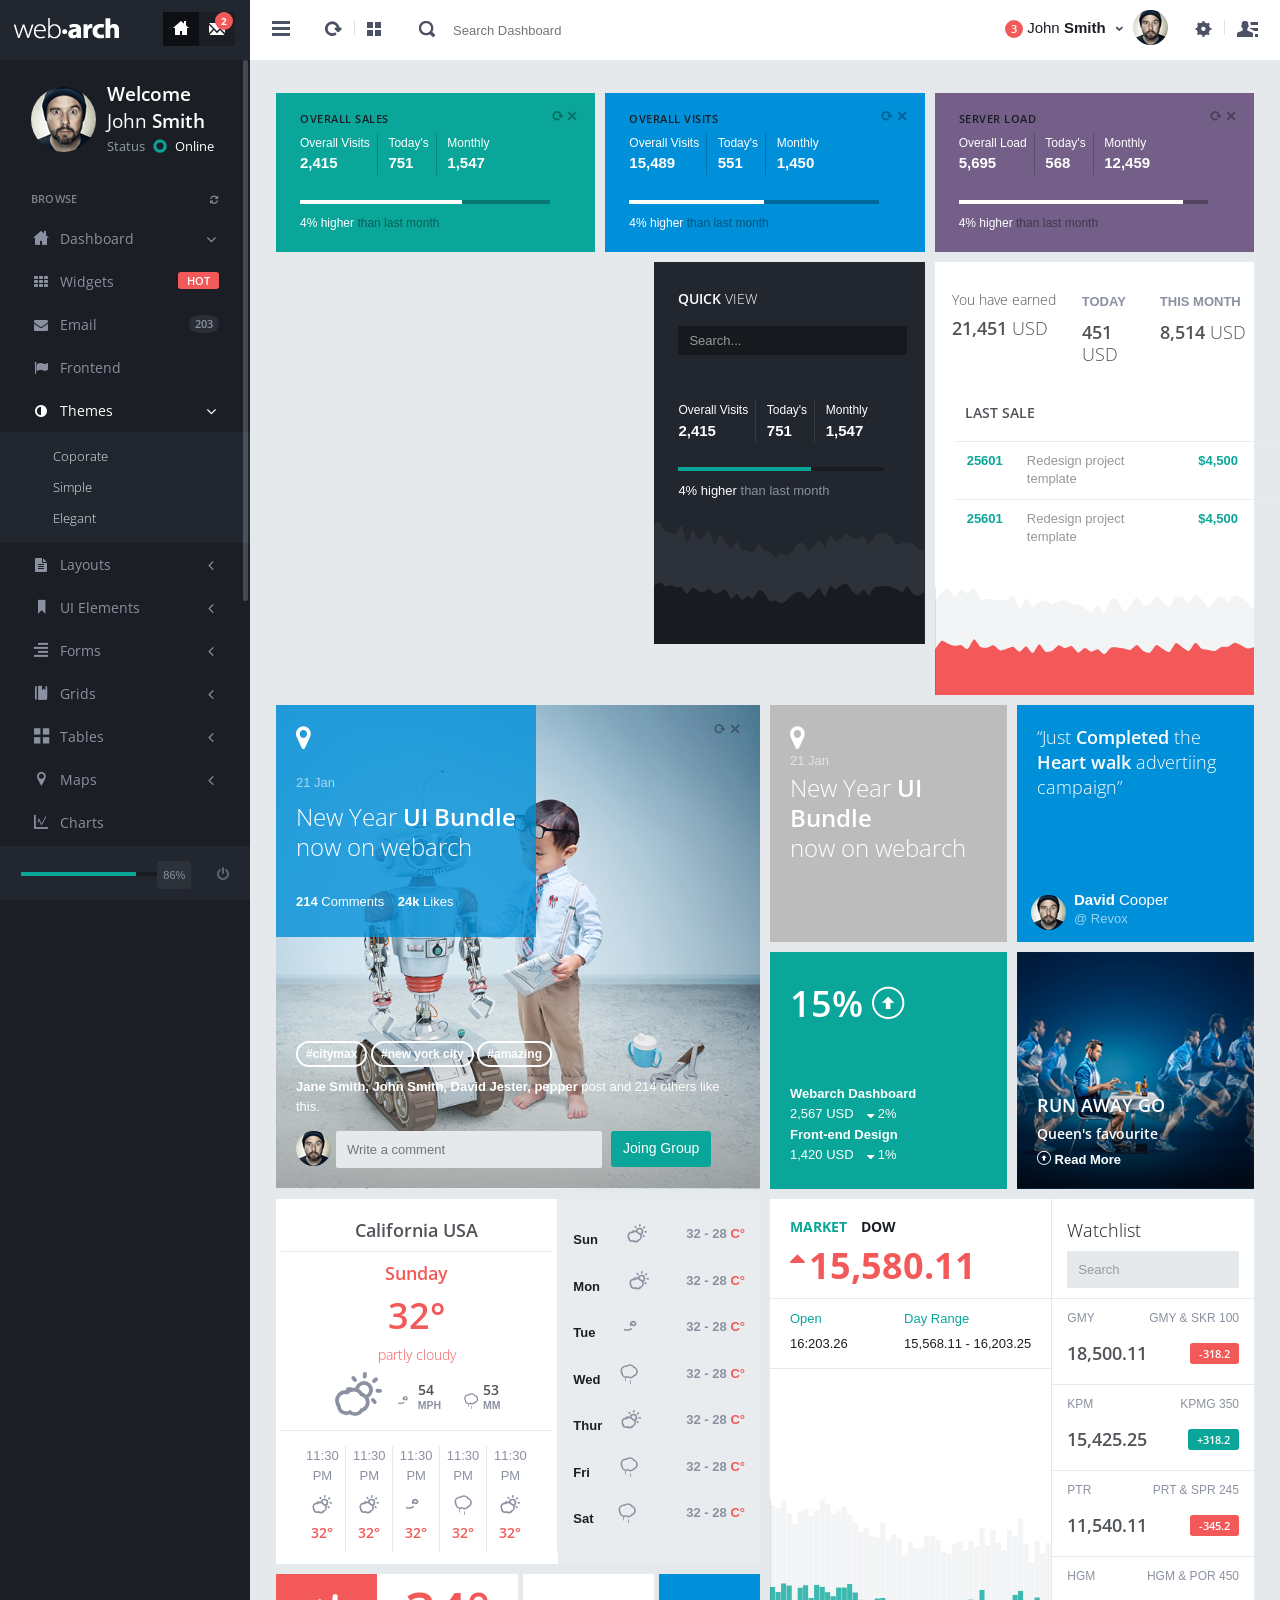
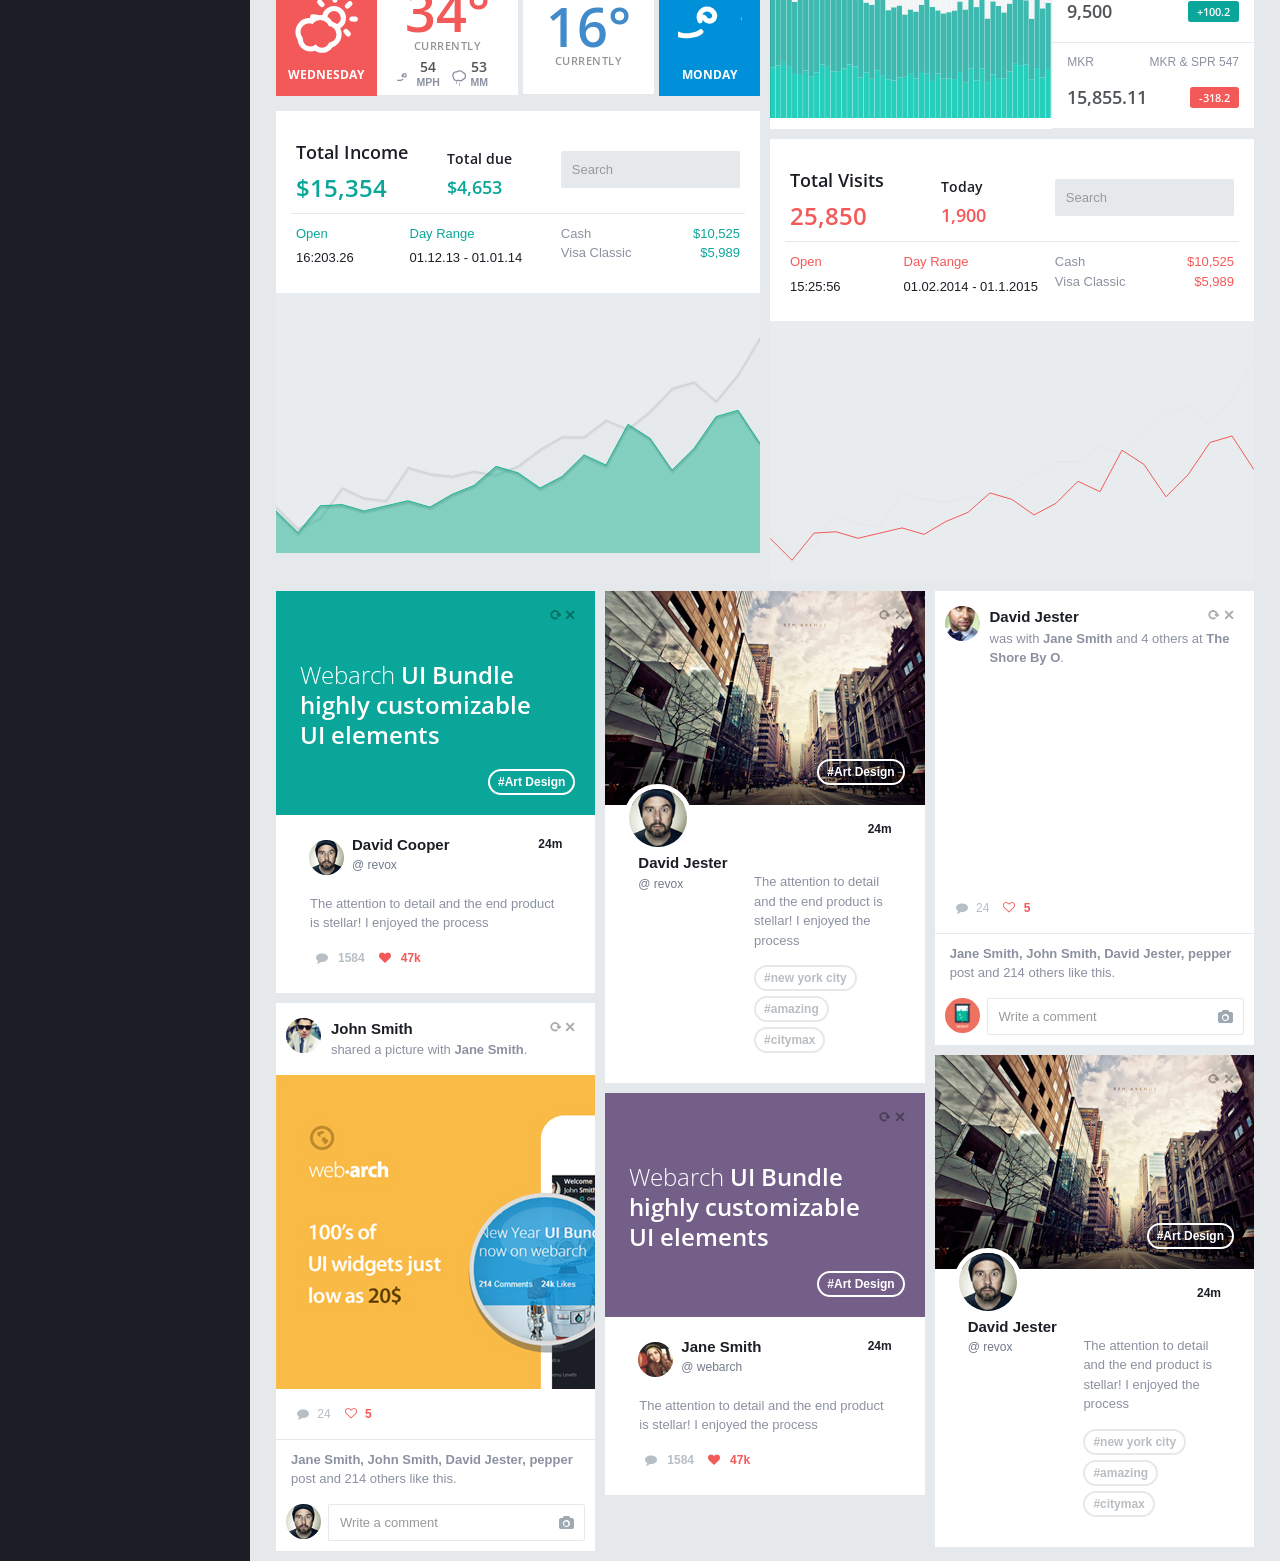
<file: HTML/index.html>
<!DOCTYPE html>
<html>
<head>
<meta http-equiv="content-type" content="text/html;charset=UTF-8" />
<meta charset="utf-8" />
<title>Webarch - Responsive Admin Dashboard</title>
<meta name="viewport" content="width=device-width, initial-scale=1.0, maximum-scale=1.0, user-scalable=no" />
<meta content="" name="description" />
<meta content="" name="author" />
    
<link href="assets/plugins/jquery-metrojs/MetroJs.min.css" rel="stylesheet" type="text/css" />
<link rel="stylesheet" type="text/css" href="assets/plugins/shape-hover/css/demo.css" />
<link rel="stylesheet" type="text/css" href="assets/plugins/shape-hover/css/component.css" />
<link rel="stylesheet" type="text/css" href="assets/plugins/owl-carousel/owl.carousel.css" />
<link rel="stylesheet" type="text/css" href="assets/plugins/owl-carousel/owl.theme.css" />
<link href="assets/plugins/pace/pace-theme-flash.css" rel="stylesheet" type="text/css" media="screen"/>
<link href="assets/plugins/jquery-slider/css/jquery.sidr.light.css" rel="stylesheet" type="text/css" media="screen"/>
<link rel="stylesheet" href="assets/plugins/jquery-ricksaw-chart/css/rickshaw.css" type="text/css" media="screen" >
<link rel="stylesheet" href="assets/plugins/Mapplic/mapplic/mapplic.css" type="text/css" media="screen" >
<!-- BEGIN CORE CSS FRAMEWORK -->
<link href="assets/plugins/boostrapv3/css/bootstrap.min.css" rel="stylesheet" type="text/css"/>
<link href="assets/plugins/boostrapv3/css/bootstrap-theme.min.css" rel="stylesheet" type="text/css"/>
<link href="assets/plugins/font-awesome/css/font-awesome.css" rel="stylesheet" type="text/css"/>
<link href="assets/css/animate.min.css" rel="stylesheet" type="text/css"/>
<link href="assets/plugins/jquery-scrollbar/jquery.scrollbar.css" rel="stylesheet" type="text/css"/>
<!-- END CORE CSS FRAMEWORK -->

<!-- BEGIN CSS TEMPLATE -->
<link href="assets/css/style.css" rel="stylesheet" type="text/css"/>
<link href="assets/css/responsive.css" rel="stylesheet" type="text/css"/>
<link href="assets/css/custom-icon-set.css" rel="stylesheet" type="text/css"/>
<link href="assets/css/magic_space.css" rel="stylesheet" type="text/css"/>
<!-- END CSS TEMPLATE -->

</head>
<!-- END HEAD -->
<!-- BEGIN BODY -->
<body class="">
<!-- BEGIN HEADER -->
<div class="header navbar navbar-inverse ">
  <!-- BEGIN TOP NAVIGATION BAR -->
  <div class="navbar-inner">
    <div class="header-seperation">
      <ul class="nav pull-left notifcation-center" id="main-menu-toggle-wrapper" style="display:none">
        <li class="dropdown"> <a id="main-menu-toggle" href="#main-menu"  class="" >
          <div class="iconset top-menu-toggle-white"></div>
          </a> </li>
      </ul>
      <!-- BEGIN LOGO -->
      <a href="index.html"><img src="assets/img/logo.png" class="logo" alt=""  data-src="assets/img/logo.png" data-src-retina="assets/img/logo2x.png" width="106" height="21"/></a>
      <!-- END LOGO -->
      <ul class="nav pull-right notifcation-center">
        <li class="dropdown" id="header_task_bar"> <a href="index.html" class="dropdown-toggle active" data-toggle="">
          <div class="iconset top-home"></div>
          </a> </li>
        <li class="dropdown" id="header_inbox_bar" > <a href="email.html" class="dropdown-toggle" >
          <div class="iconset top-messages"></div>
          <span class="badge" id="msgs-badge">2</span> </a></li>
        <li class="dropdown" id="portrait-chat-toggler" style="display:none"> <a href="#sidr" class="chat-menu-toggle">
          <div class="iconset top-chat-white "></div>
          </a> </li>
      </ul>
    </div>
    <!-- END RESPONSIVE MENU TOGGLER -->
    <div class="header-quick-nav" >
      <!-- BEGIN TOP NAVIGATION MENU -->
      <div class="pull-left">
        <ul class="nav quick-section">
          <li class="quicklinks"> <a href="#" class="" id="layout-condensed-toggle" >
            <div class="iconset top-menu-toggle-dark"></div>
            </a> </li>
        </ul>
        <ul class="nav quick-section">
          <li class="quicklinks"> <a href="#" class="" >
            <div class="iconset top-reload"></div>
            </a> </li>
          <li class="quicklinks"> <span class="h-seperate"></span></li>
          <li class="quicklinks"> <a href="#" class="" >
            <div class="iconset top-tiles"></div>
            </a> </li>
          <li class="m-r-10 input-prepend inside search-form no-boarder"> <span class="add-on"> <span class="iconset top-search"></span></span>
            <input name="" type="text"  class="no-boarder " placeholder="Search Dashboard" style="width:250px;">
          </li>
        </ul>
      </div>
      <!-- END TOP NAVIGATION MENU -->
      <!-- BEGIN CHAT TOGGLER -->
      <div class="pull-right">
        <div class="chat-toggler"> <a href="#" class="dropdown-toggle" id="my-task-list" data-placement="bottom"  data-content='' data-toggle="dropdown" data-original-title="Notifications">
          <div class="user-details">
            <div class="username"> <span class="badge badge-important">3</span> John <span class="bold">Smith</span> </div>
          </div>
          <div class="iconset top-down-arrow"></div>
          </a>
          <div id="notification-list" style="display:none">
            <div style="width:300px">
              <div class="notification-messages info">
                <div class="user-profile"> <img src="assets/img/profiles/d.jpg"  alt="" data-src="assets/img/profiles/d.jpg" data-src-retina="assets/img/profiles/d2x.jpg" width="35" height="35"> </div>
                <div class="message-wrapper">
                  <div class="heading"> David Nester - Commented on your wall </div>
                  <div class="description"> Meeting postponed to tomorrow </div>
                  <div class="date pull-left"> A min ago </div>
                </div>
                <div class="clearfix"></div>
              </div>
              <div class="notification-messages danger">
                <div class="iconholder"> <i class="icon-warning-sign"></i> </div>
                <div class="message-wrapper">
                  <div class="heading"> Server load limited </div>
                  <div class="description"> Database server has reached its daily capicity </div>
                  <div class="date pull-left"> 2 mins ago </div>
                </div>
                <div class="clearfix"></div>
              </div>
              <div class="notification-messages success">
                <div class="user-profile"> <img src="assets/img/profiles/h.jpg"  alt="" data-src="assets/img/profiles/h.jpg" data-src-retina="assets/img/profiles/h2x.jpg" width="35" height="35"> </div>
                <div class="message-wrapper">
                  <div class="heading"> You haveve got 150 messages </div>
                  <div class="description"> 150 newly unread messages in your inbox </div>
                  <div class="date pull-left"> An hour ago </div>
                </div>
                <div class="clearfix"></div>
              </div>
            </div>
          </div>
          <div class="profile-pic"> <img src="assets/img/profiles/avatar_small.jpg"  alt="" data-src="assets/img/profiles/avatar_small.jpg" data-src-retina="assets/img/profiles/avatar_small2x.jpg" width="35" height="35" /> </div>
        </div>
        <ul class="nav quick-section ">
          <li class="quicklinks"> <a data-toggle="dropdown" class="dropdown-toggle  pull-right " href="#" id="user-options">
            <div class="iconset top-settings-dark "></div>
            </a>
            <ul class="dropdown-menu  pull-right" role="menu" aria-labelledby="user-options">
              <li><a href="user-profile.html"> My Account</a> </li>
              <li><a href="calender.html">My Calendar</a> </li>
              <li><a href="email.html"> My Inbox&nbsp;&nbsp;<span class="badge badge-important animated bounceIn">2</span></a> </li>
              <li class="divider"></li>
              <li><a href="login.html"><i class="fa fa-power-off"></i>&nbsp;&nbsp;Log Out</a></li>
            </ul>
          </li>
          <li class="quicklinks"> <span class="h-seperate"></span></li>
          <li class="quicklinks"> <a id="chat-menu-toggle" href="#sidr" class="chat-menu-toggle" >
            <div class="iconset top-chat-dark "><span class="badge badge-important hide" id="chat-message-count">1</span></div>
            </a>
            <div class="simple-chat-popup chat-menu-toggle hide" >
              <div class="simple-chat-popup-arrow"></div>
              <div class="simple-chat-popup-inner">
                <div style="width:100px">
                  <div class="semi-bold">David Nester</div>
                  <div class="message">Hey you there </div>
                </div>
              </div>
            </div>
          </li>
        </ul>
      </div>
      <!-- END CHAT TOGGLER -->
    </div>
    <!-- END TOP NAVIGATION MENU -->
  </div>
  <!-- END TOP NAVIGATION BAR -->
</div>
<!-- END HEADER -->
<!-- BEGIN CONTAINER -->
<div class="page-container row-fluid">
  <!-- BEGIN SIDEBAR -->
  <div class="page-sidebar" id="main-menu">
    <!-- BEGIN MINI-PROFILE -->
    <div class="page-sidebar-wrapper scrollbar-dynamic" id="main-menu-wrapper">
      <div class="user-info-wrapper">
        <div class="profile-wrapper"> <img src="assets/img/profiles/avatar.jpg"  alt="" data-src="assets/img/profiles/avatar.jpg" data-src-retina="assets/img/profiles/avatar2x.jpg" width="69" height="69" /> </div>
        <div class="user-info">
          <div class="greeting">Welcome</div>
          <div class="username">John <span class="semi-bold">Smith</span></div>
          <div class="status">Status<a href="#">
            <div class="status-icon green"></div>
            Online</a></div>
        </div>
      </div>
      <!-- END MINI-PROFILE -->
      <!-- BEGIN SIDEBAR MENU -->
      <p class="menu-title">BROWSE <span class="pull-right"><a href="javascript:;"><i class="fa fa-refresh"></i></a></span></p>
      <ul>
        <li class="start "> <a href="index.html" > <i class="icon-custom-home"></i> <span class="title">Dashboard</span> <span class="selected"></span> <span class="arrow open"></span> </a> 
		      <ul class="sub-menu">
            <li > <a href="dashboard_v1.html"> Dashboard v1 </a> </li>
            <li class="active"> <a href="index.html "> Dashboard v2 <span class=" label label-info pull-right m-r-30">NEW</span></a></li>
          </ul>
		    </li>
        <li class=""> <a href="widgets.html"> <i class="fa fa-th"></i> <span class="title">Widgets</span> <span class="label label-important pull-right ">HOT</span></a> </li>
        <li class=""> <a href="email.html"> <i class="fa fa-envelope"></i> <span class="title">Email</span> <span class=" badge badge-disable pull-right ">203</span></a> </li>
        <li class=""> <a href="../../frontend/index.html"> <i class="fa fa-flag"></i>  <span class="title">Frontend</span></a></li>
        <li class="active open "> <a href="javascript:;"> <i class="fa fa fa-adjust"></i> <span class="title">Themes</span> <span class="arrow open"></span> </a>
            <ul class="sub-menu">
              <li > <a href="theme_coporate.html">Coporate </a> </li>
              <li > <a href="theme_simple.html">Simple</a> </li>
              <li > <a href="theme_elegant.html">Elegant</a> </li>
            </ul>
        </li>  
        <li class=""> <a href="javascript:;"> <i class="fa fa-file-text"></i> <span class="title">Layouts</span> <span class="arrow "></span> </a>
            <ul class="sub-menu">
              <li > <a href="layout_options.html"> Layout Options </a> </li>
              <li > <a href="boxed_layout.html">Boxed Layout </a> </li>
              <li > <a href="boxed_layout_v2.html">Inner Boxed Layout </a> </li>
              <li > <a href="extended_layout.html">Extended Layout</a> </li>
              <li > <a href="RTL.html">RTL Layout</a> </li>
              <li > <a href="horizontal_menu.html">Horizontal Menu</a> </li>
              <li > <a href="horizontal_menu_boxed.html">Horizontal Menu & Boxed</a> </li>               
            </ul>
        </li>              
        <li class=""> <a href="javascript:;"> <i class="icon-custom-ui"></i> <span class="title">UI Elements</span> <span class="arrow "></span> </a>
          <ul class="sub-menu">
            <li > <a href="typography.html"> Typography </a> </li>
            <li > <a href="messages_notifications.html"> Messages & Notifications </a> </li>
            <li > <a href="notifications.html"> Notifications </a> </li>
            <li > <a href="icons.html">Icons</a> </li>
            <li > <a href="buttons.html">Buttons</a> </li>
            <li > <a href="tabs_accordian.html"> Tabs & Accordions </a> </li>
            <li > <a href="sliders.html">Sliders</a> </li>
            <li > <a href="group_list.html">Group list </a> </li>
          </ul>
        </li>
        <li class=""> <a href="javascript:;"> <i class="icon-custom-form"></i> <span class="title">Forms</span> <span class="arrow "></span> </a>
          <ul class="sub-menu">
            <li > <a href="form_elements.html">Form Elements </a> </li>
            <li > <a href="form_validations.html">Form Validations</a> </li>
          </ul>
        </li>
        <li class=""> <a href="javascript:;"> <i class="icon-custom-portlets"></i> <span class="title">Grids</span> <span class="arrow "></span> </a>
          <ul class="sub-menu">
            <li > <a href="grids_simple.html">Simple Grids</a> </li>
            <li > <a href="grids_draggable.html">Draggable Grids </a> </li>
          </ul>
        </li>
        <li class=""> <a href="javascript:;"> <i class="icon-custom-thumb"></i> <span class="title">Tables</span> <span class="arrow "></span> </a>
          <ul class="sub-menu">
            <li > <a href="tables.html"> Basic Tables </a> </li>
            <li > <a href="datatables.html"> Data Tables </a> </li>
          </ul>
        </li>
        <li class=""> <a href="javascript:;"> <i class="icon-custom-map"></i> <span class="title">Maps</span> <span class="arrow "></span> </a>
          <ul class="sub-menu">
            <li > <a href="google_map.html"> Google Maps </a> </li>
            <li > <a href="vector_map.html"> Vector Maps </a> </li>
          </ul>
        </li>
        <li class=""> <a href="charts.html"> <i class="icon-custom-chart"></i> <span class="title">Charts</span> </a> </li>
        <li class=""> <a href="javascript:;"> <i class="icon-custom-extra"></i> <span class="title">Extra</span> <span class="arrow "></span> </a>
          <ul class="sub-menu">
            <li > <a href="user-profile.html"> User Profile </a> </li>
            <li > <a href="time_line.html"> Time line </a> </li>
            <li > <a href="support_ticket.html"> Support Ticket </a> </li>
            <li > <a href="gallery.html"> Gallery</a> </li>
            <li class=""><a href="calender.html"> Calendar</a> </li>
            <li > <a href="search_results.html"> Search Results </a> </li>
            <li > <a href="invoice.html"> Invoice </a> </li>
            <li > <a href="404.html"> 404 Page </a> </li>
            <li > <a href="500.html"> 500 Page </a> </li>
            <li > <a href="blank_template.html"> Blank Page </a> </li>
            <li > <a href="login.html"> Login </a> </li>
            <li > <a href="login_v2.html">Login v2</a> </li>
            <li > <a href="lockscreen.html"> Lockscreen </a> </li>
          </ul>
        </li>
        <li class=""> <a href="javascript:;"> <i class="fa fa-folder-open"></i> <span class="title">Menu Levels</span> <span class="arrow "></span> </a>
          <ul class="sub-menu">
            <li > <a href="javascript:;"> Level 1 </a> </li>
            <li > <a href="javascript:;"> <span class="title">Level 2</span> <span class="arrow "></span> </a>
              <ul class="sub-menu">
                <li > <a href="javascript:;"> Sub Menu </a> </li>
                <li > <a href="ujavascript:;"> Sub Menu </a> </li>
              </ul>
            </li>
          </ul>
        </li>
        <li class="hidden-lg hidden-md hidden-xs" id="more-widgets" > <a href="javascript:;"> <i class="fa fa-plus"></i></a>
          <ul class="sub-menu">
            <li class="side-bar-widgets">
              <p class="menu-title">FOLDER <span class="pull-right"><a href="#" class="create-folder"><i class="icon-plus"></i></a></span></p>
              <ul class="folders" >
                <li><a href="#">
                  <div class="status-icon green"></div>
                  My quick tasks </a> </li>
                <li><a href="#">
                  <div class="status-icon red"></div>
                  To do list </a> </li>
                <li><a href="#">
                  <div class="status-icon blue"></div>
                  Projects </a> </li>
                <li class="folder-input" style="display:none">
                  <input type="text" placeholder="Name of folder" class="no-boarder folder-name" name="" id="folder-name">
                </li>
              </ul>
              <p class="menu-title">PROJECTS </p>
              <div class="status-widget">
                <div class="status-widget-wrapper">
                  <div class="title">Freelancer<a href="#" class="remove-widget"><i class="icon-custom-cross"></i></a></div>
                  <p>Redesign home page</p>
                </div>
              </div>
              <div class="status-widget">
                <div class="status-widget-wrapper">
                  <div class="title">envato<a href="#" class="remove-widget"><i class="icon-custom-cross"></i></a></div>
                  <p>Statistical report</p>
                </div>
              </div>
            </li>
          </ul>
        </li>
      </ul>
      <div class="side-bar-widgets">
        <p class="menu-title">FOLDER <span class="pull-right"><a href="#" class="create-folder"> <i class="fa fa-plus"></i></a></span></p>
        <ul class="folders" >
          <li><a href="#">
            <div class="status-icon green"></div>
            My quick tasks </a> </li>
          <li><a href="#">
            <div class="status-icon red"></div>
            To do list </a> </li>
          <li><a href="#">
            <div class="status-icon blue"></div>
            Projects </a> </li>
          <li class="folder-input" style="display:none">
            <input type="text" placeholder="Name of folder" class="no-boarder folder-name" name="" >
          </li>
        </ul>
        <p class="menu-title">PROJECTS </p>
        <div class="status-widget">
          <div class="status-widget-wrapper">
            <div class="title">Freelancer<a href="#" class="remove-widget"><i class="icon-custom-cross"></i></a></div>
            <p>Redesign home page</p>
          </div>
        </div>
        <div class="status-widget">
          <div class="status-widget-wrapper">
            <div class="title">envato<a href="#" class="remove-widget"><i class="icon-custom-cross"></i></a></div>
            <p>Statistical report</p>
          </div>
        </div>
      </div>
      <div class="clearfix"></div>
      <!-- END SIDEBAR MENU -->
    </div>
  </div>
  <div class="footer-widget">
    <div class="progress transparent progress-small no-radius no-margin">
      <div data-percentage="79%" class="progress-bar progress-bar-success animate-progress-bar" ></div>
    </div>
    <div class="pull-right">
      <div class="details-status"> <span data-animation-duration="560" data-value="86" class="animate-number"></span>% </div>
      <a href="lockscreen.html"><i class="fa fa-power-off"></i></a></div>
  </div>
  <!-- END SIDEBAR -->
  <!-- BEGIN PAGE CONTAINER-->
  <div class="page-content">
    <!-- BEGIN SAMPLE PORTLET CONFIGURATION MODAL FORM-->
    <div id="portlet-config" class="modal hide">
      <div class="modal-header">
        <button data-dismiss="modal" class="close" type="button"></button>
        <h3>Widget Settings</h3>
      </div>
      <div class="modal-body"> Widget settings form goes here </div>
    </div>
    <div class="clearfix"></div>
    <div class="content sm-gutter">
      <div class="page-title">
      </div>
	   <!-- BEGIN DASHBOARD TILES -->
	  <div class="row">	 
		<div class="col-md-4 col-vlg-3 col-sm-6">
			<div class="tiles green m-b-10">
              <div class="tiles-body">
			  <div class="controller"> <a href="javascript:;" class="reload"></a> <a href="javascript:;" class="remove"></a> </div>
                <div class="tiles-title text-black">OVERALL SALES </div>
			         <div class="widget-stats">
                      <div class="wrapper transparent"> 
						<span class="item-title">Overall Visits</span> <span class="item-count animate-number semi-bold" data-value="2415" data-animation-duration="700">0</span>
					  </div>
                    </div>
                    <div class="widget-stats">
                      <div class="wrapper transparent">
						<span class="item-title">Today's</span> <span class="item-count animate-number semi-bold" data-value="751" data-animation-duration="700">0</span> 
					  </div>
                    </div>
                    <div class="widget-stats ">
                      <div class="wrapper last"> 
						<span class="item-title">Monthly</span> <span class="item-count animate-number semi-bold" data-value="1547" data-animation-duration="700">0</span> 
					 </div>
                    </div>
                    <div class="progress transparent progress-small no-radius m-t-20" style="width:90%">
                      <div class="progress-bar progress-bar-white animate-progress-bar" data-percentage="64.8%" ></div>
                    </div>
                    <div class="description"> <span class="text-white mini-description ">4% higher <span class="blend">than last month</span></span></div>
			  </div>			
			</div>	
	

		</div>
		<div class="col-md-4 col-vlg-3 col-sm-6">
			<div class="tiles blue m-b-10">
              <div class="tiles-body">
			  <div class="controller"> <a href="javascript:;" class="reload"></a> <a href="javascript:;" class="remove"></a> </div>
                <div class="tiles-title text-black">OVERALL VISITS </div>
			         <div class="widget-stats">
                      <div class="wrapper transparent"> 
						<span class="item-title">Overall Visits</span> <span class="item-count animate-number semi-bold" data-value="15489" data-     animation-duration="700">0</span>
					  </div>
                    </div>
                    <div class="widget-stats">
                      <div class="wrapper transparent">
						<span class="item-title">Today's</span> <span class="item-count animate-number semi-bold" data-value="551" data-animation-duration="700">0</span> 
					  </div>
                    </div>
                    <div class="widget-stats ">
                      <div class="wrapper last"> 
						<span class="item-title">Monthly</span> <span class="item-count animate-number semi-bold" data-value="1450" data-animation-duration="700">0</span> 
					 </div>
                    </div>
                    <div class="progress transparent progress-small no-radius m-t-20" style="width:90%">
                      <div class="progress-bar progress-bar-white animate-progress-bar" data-percentage="54%" ></div>
                    </div>
                    <div class="description"> <span class="text-white mini-description ">4% higher <span class="blend">than last month</span></span></div>
			  </div>			
			</div>	
		</div>
		<div class="col-md-4 col-vlg-3 col-sm-6">
			<div class="tiles purple m-b-10">
              <div class="tiles-body">
			  <div class="controller"> <a href="javascript:;" class="reload"></a> <a href="javascript:;" class="remove"></a> </div>
                <div class="tiles-title text-black">SERVER LOAD </div>
			         <div class="widget-stats">
                      <div class="wrapper transparent"> 
						<span class="item-title">Overall Load</span> <span class="item-count animate-number semi-bold" data-value="5695" data-animation-duration="700">0</span>
					  </div>
                    </div>
                    <div class="widget-stats">
                      <div class="wrapper transparent">
						<span class="item-title">Today's</span> <span class="item-count animate-number semi-bold" data-value="568" data-animation-duration="700">0</span> 
					  </div>
                    </div>
                    <div class="widget-stats ">
                      <div class="wrapper last"> 
						<span class="item-title">Monthly</span> <span class="item-count animate-number semi-bold" data-value="12459" data-animation-duration="700">0</span> 
					 </div>
                    </div>
                    <div class="progress transparent progress-small no-radius m-t-20" style="width:90%">
                      <div class="progress-bar progress-bar-white animate-progress-bar" data-percentage="90%" ></div>
                    </div>
                    <div class="description"> <span class="text-white mini-description ">4% higher <span class="blend">than last month</span></span></div>
			  </div>			
			</div>	
		</div>	
		<div class="col-md-4 col-vlg-3 visible-xlg visible-sm col-sm-6">
			<div class="tiles red m-b-10">
              <div class="tiles-body">
			  <div class="controller"> <a href="javascript:;" class="reload"></a> <a href="javascript:;" class="remove"></a> </div>
                <div class="tiles-title text-black">OVERALL SALES </div>
			         <div class="widget-stats">
                      <div class="wrapper transparent"> 
						<span class="item-title">Overall Sales</span> <span class="item-count animate-number semi-bold" data-value="5669" data-animation-duration="700">0</span>
					  </div>
                    </div>
                    <div class="widget-stats">
                      <div class="wrapper transparent">
						<span class="item-title">Today's</span> <span class="item-count animate-number semi-bold" data-value="751" data-animation-duration="700">0</span> 
					  </div>
                    </div>
                    <div class="widget-stats ">
                      <div class="wrapper last"> 
						<span class="item-title">Monthly</span> <span class="item-count animate-number semi-bold" data-value="1547" data-animation-duration="700">0</span> 
					 </div>
                    </div>
                    <div class="progress transparent progress-small no-radius m-t-20" style="width:90%">
                      <div class="progress-bar progress-bar-white animate-progress-bar" data-percentage="64.8%" ></div>
                    </div>
                    <div class="description"> <span class="text-white mini-description ">4% higher <span class="blend">than last month</span></span></div>
			  </div>			
			</div>	
		</div>		
	 </div>
	  <!-- END DASHBOARD TILES -->
      <div class="row" >
		<!-- BEGIN WORLD MAP WIDGET - MAP -->
        <div class="col-md-8 col-vlg-8 m-b-10">
          <div class="row" >
            <div class="col-md-12" data-sync-height="true">
            <div class="col-md-7 col-vlg-8 col-sm-8 no-padding -height" >
              <div class="tiles green" id="mapplic_demo">
              </div>
              <div class="clearfix"></div>
            </div>
            <div class="col-md-5 col-vlg-4 col-sm-4 no-padding" >
              <div class="tiles black" >
                <div class="tiles-body">
                  <h5 class="text-white"><span class="semi-bold">QUICK</span> VIEW</h5>
                  <input type="text" placeholder="Search..." class="form-control input-sm m-t-20">
                  <div class="m-t-40">
                    <div class="widget-stats">
                      <div class="wrapper"> <span class="item-title">Overall Visits</span> <span class="item-count animate-number semi-bold" data-value="2415" data-animation-duration="700">0</span> </div>
                    </div>
                    <div class="widget-stats">
                      <div class="wrapper"> <span class="item-title">Today's</span> <span class="item-count animate-number semi-bold" data-value="751" data-animation-duration="700">0</span> </div>
                    </div>
                    <div class="widget-stats hidden-sm">
                      <div class="wrapper last"> <span class="item-title">Monthly</span> <span class="item-count animate-number semi-bold" data-value="1547" data-animation-duration="700">0</span> </div>
                    </div>
                    <div class="progress transparent progress-small no-radius m-t-20" style="width:90%">
                      <div class="progress-bar progress-bar-success animate-progress-bar" data-percentage="64.8%" ></div>
                    </div>
                    <div class="description"> <span class="text-white mini-description ">4% higher <span class="blend">than last month</span></span></div>
                  </div>
                </div>
                <div id="chart" style="height:123px"> </div>
              </div>
            </div>
            </div>
          </div>
        </div>
        <!-- END WORLD MAP WIDGET - CRAFT MAP -->
		
		<!-- BEGIN REALTIME SALES GRAPH -->
		<div class="col-md-4 col-vlg-4 m-b-10 ">
			<div class="tiles white">
			  <div class="row">
				<div class="sales-graph-heading">
				<div class="col-md-5 col-sm-5">
				  <h5 class="no-margin">You have earned</h5>
				  <h4><span class="item-count animate-number semi-bold" data-value="21451" data-animation-duration="700">0</span> USD</h4>
				</div>
				<div class="col-md-3 col-sm-3">
				  <p class="semi-bold">TODAY</p>
				  <h4><span class="item-count animate-number semi-bold" data-value="451" data-animation-duration="700">0</span> USD</h4>
				</div>
				<div class="col-md-4 col-sm-3">
				  <p class="semi-bold">THIS MONTH</p>
				  <h4><span class="item-count animate-number semi-bold" data-value="8514" data-animation-duration="700">0</span> USD</h4>
				</div>
				<div class="clearfix"></div>
			  </div>
			  </div>
			  <h5 class="semi-bold m-t-30 m-l-30">LAST SALE</h5>
			  <table class="table no-more-tables m-t-20 m-l-20 m-b-30">
				<thead style="display:none">
				  <tr>
					<th style="width:9%">Project Name</th>
					<th style="width:22%">Description</th>
					<th style="width:6%">Price</th>
					<th style="width:1%"> </th>
				  </tr>
				</thead>
				<tbody>
				  <tr>
					<td class="v-align-middle bold text-success">25601</td>
					<td class="v-align-middle"><span class="muted">Redesign project template</span> </td>
					<td><span class="muted bold text-success">$4,500</span> </td>
					<td class="v-align-middle"></td>
				  </tr>
				  <tr>
					<td class="v-align-middle bold text-success">25601</td>
					<td class="v-align-middle"><span class="muted">Redesign project template</span> </td>
					<td><span class="muted bold text-success">$4,500</span> </td>
					<td class="v-align-middle"></td>
				  </tr>
				</tbody>
			  </table>
			  <div id="sales-graph"> </div>
			</div>
        </div>
		<!-- END REALTIME SALES GRAPH -->
	  </div>
     
      <div class="row" >
	    <!-- BEGIN BLOG POST BIG IMAGE WIDGET -->
        <div class="col-md-6 col-vlg-4 col-sm-12 ">			
          <div class="tiles overflow-hidden full-height tiles-overlay-hover m-b-10 widget-item">
		   <div class="controller overlay right"> <a href="javascript:;" class="reload"></a> <a href="javascript:;" class="remove"></a> </div>
            <div class="overlayer tiles-overlay auto blue">
              <div class="overlayer-wrapper  p-t-20 p-l-20 p-r-20 p-b-20"> <i class="fa fa-map-marker fa-2x"></i>
                <p class="p-t-20 text-white-opacity">21 Jan</p>
                <h3 class="text-white">New Year <span class="semi-bold">UI Bundle <br>
                  </span> now on webarch</h3>
                <p class="p-t-20"><span class="bold">214</span> Comments <span class="m-l-10 bold">24k</span> Likes</p>
              </div>
            </div>
            <div class="overlayer bottom-left fullwidth">
              <div class="overlayer-wrapper">
                <div class="tiles gradient-grey p-l-20 p-r-20 p-b-20 p-t-20"> <a href="#" class="hashtags transparent"> #citymax </a> <a href="#" class="hashtags transparent"> #new york city </a> <a href="#" class="hashtags transparent"> #amazing </a>
                  <p class="p-t-10 p-b-10 "><span class="bold">Jane Smith, John Smith, David Jester, pepper</span> post and 214 others like this.</p>
				  
				  <div class="profile-img-wrapper inline m-r-5">
					<img src="assets/img/profiles/avatar_small.jpg" alt="" data-src="assets/img/profiles/avatar_small.jpg" data-src-retina="assets/img/profiles/avatar_small2x.jpg" width="35" height="35"> 
				  </div>
        
                  <input type="text" class="dark m-r-5" id="txtinput1" placeholder="Write a comment" style="width:60%">
                  <button type="button" class="btn btn-primary">Joing Group</button>
                </div>
              </div>
            </div>
            <img src="assets/img/others/9.jpg" data-src="assets/img/others/9.jpg" data-src-retina="assets/img/others/rob.jpg" alt="" class="image-responsive-width hover-effect-img"> 
			</div>
        </div>
		<!-- END BLOG POST BIG IMAGE WIDGET -->
       <!-- BEGIN ANIMATED TILES -->
	   <div class="col-md-6 col-vlg-4 col-sm-12">
          <div class="row " >			
            <div class="col-md-6 col-sm-6 m-b-10"  data-aspect-ratio="true">
              <div class="live-tile slide ha " data-speed="750" data-delay="3000" data-mode="carousel">
                <div class="slide-front ha tiles adjust-text">
                  <div class="p-t-20 p-l-20 p-r-20 p-b-20"> <i class="fa fa-map-marker fa-2x"></i>
                    <p class="text-white-opacity p-t-10">21 Jan</p>
                    <h3 class="text-white no-margin">New Year <span class="semi-bold">UI Bundle <br>
                      </span> now on webarch</h3>
                  </div>
                </div>
                <div class="slide-back ha tiles adjust-text">
                  <div class="p-t-20 p-l-20 p-r-20 p-b-20"> <i class="fa fa-map-marker fa-2x"></i>
                    <p class="text-white-opacity p-t-10">21 Jan</p>
                    <h3 class="text-white no-margin">New Year <span class="semi-bold">UI Bundle <br>
                      </span> now on webarch</h3>
                  </div>
                </div>
              </div>
            </div>
           <!-- END ANIMATED TILE -->
		   <!-- BEGIN ANIMATED TILE -->
		   <div class="col-md-6 col-sm-6 m-b-10" data-aspect-ratio="true">
              <div class="live-tile slide ha " data-speed="750" data-delay="4000" data-mode="carousel">
                <div class="slide-front ha tiles blue ">
                  <div class="p-t-20 p-l-20 p-r-20 p-b-20">
                    <h4 class="text-white no-margin custom-line-height">“Just <span class="semi-bold">Completed</span> the <span class="semi-bold">Heart walk</span> advertiing 
                      campaign”</h4>
                  </div>
                  <div class="overlayer bottom-left fullwidth">
                    <div class="overlayer-wrapper">
                      <div class="user-comment-wrapper">
                        <div class="profile-wrapper"> <img src="assets/img/profiles/avatar_small.jpg" alt="" data-src="assets/img/profiles/avatar_small.jpg" data-src-retina="assets/img/profiles/avatar_small2x.jpg" width="35" height="35"> </div>
                        <div class="comment">
                          <div class="user-name text-white "><span class="bold"> David</span> Cooper </div>
                          <p class="text-white-opacity">@ Revox</p>
                        </div>
                        <div class="clearfix"></div>
                      </div>
                    </div>
                  </div>
                </div>
                <div class="slide-back ha tiles blue">
                  <div class="user-comment-wrapper m-t-20">
                    <div class="profile-wrapper"> <img src="assets/img/profiles/d.jpg" alt="" data-src="assets/img/profiles/d.jpg" data-src-retina="assets/img/profiles/d2x.jpg" width="35" height="35"> </div>
                    <div class="comment">
                      <div class="user-name text-white "><span class="bold"> Jane</span> Smith </div>
                      <p class="text-white-opacity">@ Revox</p>
                    </div>
                    <div class="clearfix"></div>
                  </div>
                  <div class="overlayer bottom-left fullwidth">
                    <div class="overlayer-wrapper">
                      <div class="p-t-20 p-l-20 p-r-20 p-b-20">
                        <h4 class="text-white no-margin custom-line-height">“Just <span class="semi-bold">Completed</span> the <span class="semi-bold">Heart walk</span> adverting 
                          campaign”</h4>
                      </div>
                    </div>
                  </div>
                </div>
              </div>
            </div>
		   <!-- END ANIMATED TILE --> 
		  </div>
          <div class="row">
		    <div class="col-md-6  col-sm-6 m-b-10" data-aspect-ratio="true">
              <div class="live-tile slide ha" data-speed="750" data-delay="4500" data-mode="carousel">
                <div class="slide-front ha tiles green p-t-20 p-l-20 p-r-20 p-b-20">
                  <h1 class="semi-bold text-white">15% <i class="icon-custom-up icon-custom-2x"></i></h1>
                  <div class="overlayer bottom-left fullwidth">
                    <div class="overlayer-wrapper">
                      <div class="p-t-20 p-l-20 p-r-20 p-b-20">
                        <p class="bold">Webarch Dashboard</p>
                        <p >2,567 USD <span class="m-l-10"><i class="fa fa-sort-desc"></i> 2%</span></p>
                        <p class="bold p-t-15">Front-end Design</p>
                        <p >1,420 USD <span class="m-l-10"><i class="fa fa-sort-desc"></i> 1%</span></p>
                      </div>
                    </div>
                  </div>
                </div>
                <div class="slide-back ha tiles green">
                  <div class="p-t-20 p-l-20 p-r-20 p-b-20">
                    <h5 class="text-white semi-bold no-margin p-b-5">Today Sale's</h5>
                    <h3 class="text-white no-margin">450 <span class="semi-bold">USD</span></h3>
                    Last Sale 23.45 USD
                  
                  </div>
                  <div class="overlayer bottom-left fullwidth">
                    <div class="overlayer-wrapper">
                      <div id="sales-sparkline"></div>
                    </div>
                  </div>
                </div>
              </div>
            </div>
     	  
		  <!-- BEGIN ANIMATED TILE -->
          <div class="col-md-6  col-sm-6 m-b-10"  data-aspect-ratio="true">
            <div class="live-tile slide ha " data-speed="750" data-delay="6000" data-mode="carousel"  >
              <div class="slide-front ha tiles green ">
                <div class="overlayer bottom-left fullwidth">
                  <div class="overlayer-wrapper">
                    <div class="tiles gradient-black p-l-20 p-r-20 p-b-20 p-t-20">
                      <h4 class="text-white semi-bold no-margin">RUN AWAY GO </h4>
                      <h5 class="text-white semi-bold ">Queen's favourite</h5>
                      <p class="text-white semi-bold no-margin"><i class="icon-custom-up "></i> Read More</p>
                    </div>
                  </div>
                </div>
                <img src="assets/img/others/11.png" alt="" class="image-responsive-width xs-image-responsive-width"> </div>
              <div class="slide-back ha tiles green">
                    <div class="overlayer bottom-left fullwidth">
                    <div class="overlayer-wrapper">
                      <div class="tiles gradient-black p-l-20 p-r-20 p-b-20 p-t-20">
                        <h5 class="text-white semi-bold ">King's favourite</h5>
                        <p class="text-white semi-bold no-margin"><i class="icon-custom-up "></i> Read More</p>
                      </div>
                    </div>
                  </div>
                  <img src="assets/img/others/cover.jpg" alt="" class="image-responsive-width xs-image-responsive-width">
              </div>
            </div>
          </div>
          <!-- END ANIMATED TILE -->
		 </div>
       </div>
	  <!-- END ANIMATED TILES -->		
      
	  <!-- START ONLY VISIBLE FOR 1600 AND ABOVE -->	
	  <div class="col-vlg-4 visible-xlg">
		<!-- BEGIN MARKET SALES WIDGET -->
          <div class="row tiles-container" >
            <div class="col-md-12" >
                <div class="tiles white"  data-aspect-ratio="true">
                <div class="col-md-7 b-grey b-r no-padding" style="height:100%">
                  <div class="p-l-20 p-r-20 p-b-10 p-t-10 b-b b-grey">
                    <h5 class="text-success bold inline">MARKET</h5>
                    <h5 class="text-black bold inline m-l-10">DOW</h5>
                    <div class=""> <i class="fa fa-sort-asc fa-2x text-error inline p-b-10" style="vertical-align: super;"></i>
                      <h1 class="text-error bold inline no-margin"> 15,580.11</h1>
                    </div>
                  </div>
                  <div class="p-l-20 p-r-20 p-b-10 p-t-10 b-b b-grey">
                    <div class="pull-left">
                      <p class="text-success">Open</p>
                      <p class="text-black">16:203.26</p>
                    </div>
                    <div class="pull-right">
                      <p class="text-success">Day Range</p>
                      <p class="text-black">15,568.11 - 16,203.25</p>
                    </div>
                    <div class="clearfix"></div>
                  </div>
                  <div class="overlayer bottom-left fullwidth">
                    <div class="overlayer-wrapper">
                      <div class="" id="shares-chart-01" style="width:100%"> </div>
                    </div>
                  </div>
                </div>
                <div class="col-md-5 no-padding full-height">
                  <div class="p-l-15 p-r-15 p-b-10 p-t-10 b-b b-grey">
                    <h4 class="text-black ">Watchlist</h4>
                    <input type="text" class="dark form-control" id="txtinput2" placeholder="Search" >
                  </div>
                  <div class="market-share-widget-innerscroller">
                  <div class="scroller scrollbar-dynamic" data-height="100%" data-always-visible="1">
                    <div class="p-l-15 p-r-15 p-b-10 p-t-10 b-b b-grey">
                      <div class="pull-left">
                        <p class="small-text">GMY</p>
                      </div>
                      <div class="pull-right">
                        <p class="small-text">GMY & SKR 100</p>
                      </div>
                      <div class="clearfix"></div>
                      <div class="pull-left">
                        <h4 class="semi-bold">18,500.11</h4>
                      </div>
                      <div class="pull-right" style="line-height: 27px;"> <span class="label label-important" style="vertical-align: bottom;">-318.2</span> </div>
                      <div class="clearfix"></div>
                    </div>
                    <div class="p-l-15 p-r-15 p-b-10 p-t-10 b-b b-grey">
                      <div class="pull-left">
                        <p class="small-text">KPM</p>
                      </div>
                      <div class="pull-right">
                        <p class="small-text">KPMG 350</p>
                      </div>
                      <div class="clearfix"></div>
                      <div class="pull-left">
                        <h4 class="semi-bold">15,425.25</h4>
                      </div>
                      <div class="pull-right" style="line-height: 27px;"> <span class="label label-success" style="vertical-align: bottom;">+318.2</span> </div>
                      <div class="clearfix"></div>
                    </div>
                    <div class="p-l-15 p-r-15 p-b-10 p-t-10 b-b b-grey">
                      <div class="pull-left">
                        <p class="small-text">PTR</p>
                      </div>
                      <div class="pull-right">
                        <p class="small-text">PRT & SPR 245</p>
                      </div>
                      <div class="clearfix"></div>
                      <div class="pull-left">
                        <h4 class="semi-bold">11,540.11</h4>
                      </div>
                      <div class="pull-right" style="line-height: 27px;"> <span class="label label-important" style="vertical-align: bottom;">-345.2</span> </div>
                      <div class="clearfix"></div>
                    </div>
                    <div class="p-l-15 p-r-15 p-b-10 p-t-10 b-b b-grey">
                      <div class="pull-left">
                        <p class="small-text">HGM</p>
                      </div>
                      <div class="pull-right">
                        <p class="small-text">HGM & POR 450</p>
                      </div>
                      <div class="clearfix"></div>
                      <div class="pull-left">
                        <h4 class="semi-bold">9,500</h4>
                      </div>
                      <div class="pull-right" style="line-height: 27px;"> <span class="label label-success" style="vertical-align: bottom;">+100.2</span> </div>
                      <div class="clearfix"></div>
                    </div>
                    <div class="p-l-15 p-r-15 p-b-10 p-t-10 b-b b-grey">
                      <div class="pull-left">
                        <p class="small-text">MKR</p>
                      </div>
                      <div class="pull-right">
                        <p class="small-text">MKR & SPR 547</p>
                      </div>
                      <div class="clearfix"></div>
                      <div class="pull-left">
                        <h4 class="semi-bold">15,855.11</h4>
                      </div>
                      <div class="pull-right" style="line-height: 27px;"> <span class="label label-important" style="vertical-align: bottom;">-318.2</span> </div>
                      <div class="clearfix"></div>
                    </div>
                  </div>
                  </div>
                </div>
            </div>          
          </div>          
        </div>
        <!-- END MARKET SALES WIDGET -->
        </div>
      <!-- END ONLY VISIBLE FOR 1600 AND ABOVE -->	
	  </div>
      <div class="row">
        <div class="col-md-6 col-vlg-4">
          <!-- BEGIN WEATHER DETAIL VIEW WIDGET -->
		  <div class="row">
            <div class="col-md-12">
            <div class="tiles white m-b-10 clearfix">
                <div class="col-md-7  col-sm-7 b-grey b-r ">
                  <h4 class="semi-bold text-center b-grey b-b no-margin p-t-20 p-b-10">California USA</h4>
                  <div class="b-grey b-b">
                    <h4 class="semi-bold text-center text-error">Sunday</h4>
                    <h1 class="semi-bold text-center text-error">
                    32&deg;
                    </h1>
                    <h5 class="text-center text-error">partly cloudy</h5>
                    <div class="row auto m-t-10 m-b-10" >
                      <div class="col-md-3 col-sm-3 col-xs-3  no-padding col-md-offset-2 col-sm-offset-2 col-xs-offset-2">
                        <canvas id="widget-2-cloudy-big" width="48"  height="48" class="h-align-middle "></canvas>
                      </div>
                      <div class="col-md-5 col-sm-5 col-xs-5 no-padding">
                        <div class="m-t-10">
                          <div class="pull-left m-l-5">
                            <canvas id="white_widget_13" width="16"  height="16" class="inline"></canvas>
                            <div class="inline">
                              <h5 class="semi-bold no-margin ">54</h5>
                              <p class="bold text-extra-small ">MPH</p>
                            </div>
                          </div>
                          <div class="pull-right m-r-10">
                            <canvas id="white_widget_14" width="16"  height="16" class="inline"></canvas>
                            <div class="inline">
                              <h5 class="semi-bold no-margin ">53</h5>
                              <p class="bold text-extra-small ">MM</p>
                            </div>
                          </div>
                        </div>
                      </div>
                    </div>
                  </div>
                  <div class="row auto m-t-15">
                    <div class="col-md-2 col-sm-2 col-xs-2 no-padding col-md-offset-1 col-xs-offset-1 b-grey b-r">
                      <p class="text-center no-margin">11:30</p>
                      <p class="text-center no-margin">PM</p>
                      <canvas id="white_widget_01" width="20" height="20" class="h-align-middle m-t-10"></canvas>
                      <h5 class="semi-bold text-center text-error">32&deg;</h5>
                    </div>
                    <div class="col-md-2 col-sm-2 col-xs-2 no-padding b-grey b-r">
                      <div class="text-center">11:30</div>
                      <div class="text-center">PM</div>
                      <canvas id="white_widget_02" width="20"  height="20" class="h-align-middle m-t-10"></canvas>
                      <h5 class="semi-bold text-center text-error">32&deg;</h5>
                    </div>
                    <div class="col-md-2 col-sm-2 col-xs-2 no-padding b-grey b-r">
                      <div class="text-center">11:30</div>
                      <div class="text-center">PM</div>
                      <canvas id="white_widget_03" width="20"  height="20" class="h-align-middle m-t-10"></canvas>
                      <h5 class="semi-bold text-center text-error">32&deg;</h5>
                    </div>
                    <div class="col-md-2 col-sm-2 col-xs-2 no-padding b-grey b-r">
                      <div class="text-center">11:30</div>
                      <div class="text-center">PM</div>
                      <canvas id="white_widget_04" width="20"  height="20" class="h-align-middle m-t-10"></canvas>
                      <h5 class="semi-bold text-center text-error">32&deg;</h5>
                    </div>
                    <div class="col-md-2 col-sm-2 col-xs-2 no-padding b-grey">
                      <div class="text-center">11:30</div>
                      <div class="text-center">PM</div>
                      <canvas id="white_widget_05" width="20"  height="20" class="h-align-middle m-t-10"></canvas>
                      <h5 class="semi-bold text-center text-error">32&deg;</h5>
                    </div>
                  </div>
                </div>
                <div class="col-md-5 col-sm-5 tiles grey">
                  <div class=" p-t-25 p-r-10 p-l-10 p-b-15">
                    <div class="p-b-10 m-b-10 b-grey b-b">
                      <div class="pull-left"> <span class="bold text-black m-r-15 text-right">Sun</span>
                        <canvas id="white_widget_06" width="20"  height="20" class="inline m-l-10"></canvas>
                      </div>
                      <div class="pull-right"> <span class="semi-bold text-grey">32 - 28</span> <span class="bold text-error">C&deg; </span> </div>
                      <div class="clearfix"></div>
                    </div>
                    <div class="p-b-10 m-b-10 b-grey b-b">
                      <div class="pull-left"> <span class="bold  text-black m-r-15">Mon</span>
                        <canvas id="white_widget_07" width="20"  height="20" class="inline m-l-10"></canvas>
                      </div>
                      <div class="pull-right"> <span class="semi-bold text-grey">32 - 28</span> <span class="bold text-error">C&deg; </span> </div>
                      <div class="clearfix"></div>
                    </div>
                    <div class="p-b-10 m-b-10 b-grey b-b">
                      <div class="pull-left"> <span class="bold  text-black m-r-15">Tue</span>
                        <canvas id="white_widget_08" width="20"  height="20" class="inline m-l-10"></canvas>
                      </div>
                      <div class="pull-right"> <span class="semi-bold text-grey">32 - 28</span> <span class="bold text-error">C&deg; </span> </div>
                      <div class="clearfix"></div>
                    </div>
                    <div class="p-b-10 m-b-10 b-grey b-b">
                      <div class="pull-left"> <span class="bold  text-black m-r-5">Wed</span>
                        <canvas id="white_widget_09" width="20"  height="20" class="inline m-l-10"></canvas>
                      </div>
                      <div class="pull-right"> <span class="semi-bold text-grey">32 - 28</span> <span class="bold text-error">C&deg; </span> </div>
                      <div class="clearfix"></div>
                    </div>
                    <div class="p-b-10 m-b-10 b-grey b-b">
                      <div class="pull-left"> <span class="bold  text-black m-r-5">Thur</span>
                        <canvas id="white_widget_10" width="20"  height="20" class="inline m-l-10"></canvas>
                      </div>
                      <div class="pull-right"> <span class="semi-bold text-grey">32 - 28</span> <span class="bold text-error">C&deg; </span> </div>
                      <div class="clearfix"></div>
                    </div>
                    <div class="p-b-10 m-b-10 b-grey b-b">
                      <div class="pull-left"> <span class="bold  text-black m-r-15">Fri</span>
                        <canvas id="white_widget_11" width="20"  height="20" class="inline m-l-10"></canvas>
                      </div>
                      <div class="pull-right"> <span class="semi-bold text-grey">32 - 28</span> <span class="bold text-error">C&deg; </span> </div>
                      <div class="clearfix"></div>
                    </div>
                    <div class="p-b-10 m-b-10 b-grey">
                      <div class="pull-left"> <span class="bold  text-black m-r-10">Sat</span>
                        <canvas id="white_widget_12" width="20"  height="20" class="inline m-l-10"></canvas>
                      </div>
                      <div class="pull-right"> <span class="semi-bold text-grey">32 - 28</span> <span class="bold text-error">C&deg; </span> </div>
                      <div class="clearfix"></div>
                    </div>
                  </div>
                </div>
            </div>
            </div>
          </div>
          <!-- END WEATHER DETAIL VIEW WIDGET -->
          <div class="row">
            <div class="col-md-12">
            <div class="col-md-7 m-b-5 col-lg-6 col-sm-6">
              <!-- BEGIN MINI WEATHER WIDGET -->
			  <div class="row  tiles-container">
                <div class="col-md-5  col-xs-5 no-padding">
                  <div class="tiles red p-t-20">
                    <canvas id="widget-partly-cloudy-day" width="64" height="64" class=" h-align-middle"></canvas>
                    <h6 class="bold text-white text-center p-b-15">WEDNESDAY</h6>
                  </div>
                </div>
                <div class="col-md-7 col-xs-7 tiles white text-center">
                    <h2 class="semi-bold text-error weather-widget-big-text no-margin p-t-20 p-b-10">34&deg;</h2>
                    <div class="tiles-title blend m-b-5">CURRENTLY</div>
                    <div class="pull-left m-l-15 ">
                      <canvas id="widget-wind" width="16" height="16" class="inline"></canvas>
                      <div class="inline">
                        <h5 class="semi-bold no-margin ">54</h5>
                        <p class="bold text-extra-small ">MPH</p>
                      </div>
                    </div>
                    <div class="pull-right m-r-25">
                      <canvas id="widget-sleet" width="16" height="16" class="inline"></canvas>
                      <div class="inline">
                        <h5 class="semi-bold no-margin ">53</h5>
                        <p class="bold text-extra-small ">MM</p>
                      </div>
                    </div>
                    <div class="clearfix"></div>
                </div>
              </div>
			  <!-- END WEATHER DETAIL VIEW WIDGET -->	
			</div>
			<div class="col-md-5 col-lg-6 col-sm-6">     
              <!-- BEGIN MINI WEATHER WIDGET -->
			  <div class="row  tiles-container">    
                <div class="col-md-7 col-xs-7">
                  <div class="tiles white text-center">
                    <h2 class="semi-bold text-primary weather-widget-big-text no-margin p-t-35 p-b-10">16&deg;</h2>
                    <div class="tiles-title blend p-b-25">CURRENTLY</div>
                    <div class="clearfix"></div>
                  </div>
                </div>
				 <div class="col-md-5 col-xs-5 no-padding">
                  <div class="tiles blue p-t-20">
                    <canvas id="widget-partly-rainy-day" width="64" height="64" class=" h-align-middle"></canvas>
                    <h6 class="bold text-white text-center p-b-15">MONDAY</h6>
                  </div>
                </div>
              </div>
			  <!-- END WEATHER DETAIL VIEW WIDGET -->						
			</div>	
            </div>
        </div>
		   <div class="row">
			<div class="col-md-12 m-b-10">					
				<!-- BEGIN SALES WIDGET WITH FLOT CHART -->
				<div class="tiles white add-margin">
						<div class="p-t-20 p-l-20 p-r-20 p-b-20">
						<div class="row b-grey b-b xs-p-b-20">
						<div class="col-md-4 col-sm-4">

							<h4 class="text-black semi-bold">Total Income</h4>
							<h3 class="text-success semi-bold">$15,354</h3>
						</div>
						<div class="col-md-3 col-sm-3">
						<div class="m-t-20">
							<h5 class="text-black semi-bold">Total due</h5>
							<h4 class="text-success semi-bold">$4,653</h4>
						</div>
						</div>
						<div class="col-md-5 col-sm-5">
						<div class="m-t-20">
							<input type="text" class="dark form-control" id="txtinput3" placeholder="Search">
						</div>
						</div>
						</div>
						
						<div class="row b-grey">
						<div class="col-md-3 col-sm-3">
						<div class="m-t-10">
							<p class="text-success">Open</p>
							<p class="text-black">16:203.26</p>
						</div>
						</div>
						<div class="col-md-4 col-sm-4">
						<div class="m-t-10">
							<p class="text-success">Day Range</p>
							<p class="text-black">01.12.13 - 01.01.14</p>
						</div>
						</div>
						<div class="col-md-5 col-sm-5">
						<div class="m-t-10">
							
							<div class="pull-left">
							Cash
							</div>
							<div class="pull-right">
							<span class="text-success">$10,525</span>
							</div>
							<div class="clearfix"></div>
							<div class="pull-left">
							Visa Classic
							</div>
							<div class="pull-right">
							<span class="text-success">$5,989</span>
							</div>
							<div class="clearfix"></div>
						</div>
						</div>
						</div>

						</div>
						<div class="tiles grey" id="chart_1" style="height: 260px;width:100%">						
						</div>
					</div>
				<!-- END SALES WIDGET WITH FLOT CHART -->
			</div>
			</div>
        </div>
        <div class="col-md-6 col-vlg-8">
          <div class="row tiles-container">
            <div class="col-md-12">            
                <div class="tiles white hidden-xlg m-b-10 clearfix">
                    <div class="col-md-7 b-grey b-r no-padding col-sm-7" style="height:520px">
                      <div class="p-l-20 p-r-20 p-b-10 p-t-10 b-b b-grey">
                        <h5 class="text-success bold inline">MARKET</h5>
                        <h5 class="text-black bold inline m-l-10">DOW</h5>
                        <div class=""> <i class="fa fa-sort-asc fa-2x text-error inline p-b-10" style="vertical-align: super;"></i>
                          <h1 class="text-error bold inline no-margin"> 15,580.11</h1>
                        </div>
                      </div>
                      <div class="p-l-20 p-r-20 p-b-10 p-t-10 b-b b-grey">
                        <div class="pull-left">
                          <p class="text-success">Open</p>
                          <p class="text-black">16:203.26</p>
                        </div>
                        <div class="pull-right">
                          <p class="text-success">Day Range</p>
                          <p class="text-black">15,568.11 - 16,203.25</p>
                        </div>
                        <div class="clearfix"></div>
                      </div>
                      <div class="overlayer bottom-left fullwidth">
                        <div class="overlayer-wrapper">
                          <div class="" id="shares-chart-02" style="width:100%;height:220px;"> </div>
                        </div>
                      </div>
                    </div>
                    <div class="col-md-5 no-padding col-sm-5 full-height">
                      <div class="p-l-15 p-r-15 p-b-10 p-t-10 b-b b-grey">
                        <h4 class="text-black ">Watchlist</h4>
                        <input type="text" class="dark form-control" id="textinput4" placeholder="Search" >
                      </div>
                    <div class="market-share-widget-innerscroller">
                      <div class="scroller scrollbar-dynamic" data-height="100%" data-always-visible="1">
                        <div class="p-l-15 p-r-15 p-b-10 p-t-10 b-b b-grey">
                          <div class="pull-left">
                            <p class="small-text">GMY</p>
                          </div>
                          <div class="pull-right">
                            <p class="small-text">GMY & SKR 100</p>
                          </div>
                          <div class="clearfix"></div>
                          <div class="pull-left">
                            <h4 class="semi-bold">18,500.11</h4>
                          </div>
                          <div class="pull-right" style="line-height: 27px;"> <span class="label label-important" style="vertical-align: bottom;">-318.2</span> </div>
                          <div class="clearfix"></div>
                        </div>
                        <div class="p-l-15 p-r-15 p-b-10 p-t-10 b-b b-grey">
                          <div class="pull-left">
                            <p class="small-text">KPM</p>
                          </div>
                          <div class="pull-right">
                            <p class="small-text">KPMG 350</p>
                          </div>
                          <div class="clearfix"></div>
                          <div class="pull-left">
                            <h4 class="semi-bold">15,425.25</h4>
                          </div>
                          <div class="pull-right" style="line-height: 27px;"> <span class="label label-success" style="vertical-align: bottom;">+318.2</span> </div>
                          <div class="clearfix"></div>
                        </div>
                        <div class="p-l-15 p-r-15 p-b-10 p-t-10 b-b b-grey">
                          <div class="pull-left">
                            <p class="small-text">PTR</p>
                          </div>
                          <div class="pull-right">
                            <p class="small-text">PRT & SPR 245</p>
                          </div>
                          <div class="clearfix"></div>
                          <div class="pull-left">
                            <h4 class="semi-bold">11,540.11</h4>
                          </div>
                          <div class="pull-right" style="line-height: 27px;"> <span class="label label-important" style="vertical-align: bottom;">-345.2</span> </div>
                          <div class="clearfix"></div>
                        </div>
                        <div class="p-l-15 p-r-15 p-b-10 p-t-10 b-b b-grey">
                          <div class="pull-left">
                            <p class="small-text">HGM</p>
                          </div>
                          <div class="pull-right">
                            <p class="small-text">HGM & POR 450</p>
                          </div>
                          <div class="clearfix"></div>
                          <div class="pull-left">
                            <h4 class="semi-bold">9,500</h4>
                          </div>
                          <div class="pull-right" style="line-height: 27px;"> <span class="label label-success" style="vertical-align: bottom;">+100.2</span> </div>
                          <div class="clearfix"></div>
                        </div>
                        <div class="p-l-15 p-r-15 p-b-10 p-t-10 b-b b-grey">
                          <div class="pull-left">
                            <p class="small-text">MKR</p>
                          </div>
                          <div class="pull-right">
                            <p class="small-text">MKR & SPR 547</p>
                          </div>
                          <div class="clearfix"></div>
                          <div class="pull-left">
                            <h4 class="semi-bold">15,855.11</h4>
                          </div>
                          <div class="pull-right" style="line-height: 27px;"> <span class="label label-important" style="vertical-align: bottom;">-318.2</span> </div>
                          <div class="clearfix"></div>
                        </div>
                      </div>
                    </div>            
                    </div>                   
                </div>
            </div>
         </div>
		  <div class="row hidden-xlg">
			<div class="col-md-12 m-b-10">	
					<!-- BEGIN SALES WIDGET WITH FLOT CHART 2-->			
					<div class="tiles white add-margin">
						<div class="p-t-20 p-l-20 p-r-20 p-b-20">
						<div class="row b-grey b-b xs-p-b-20">
						<div class="col-md-4 col-sm-4">

							<h4 class="text-black semi-bold">Total Visits</h4>
							<h3 class="text-error semi-bold">25,850</h3>
						</div>
						<div class="col-md-3 col-sm-3">
						<div class="m-t-20">
							<h5 class="text-black semi-bold">Today</h5>
							<h4 class="text-error semi-bold">1,900</h4>
						</div>
						</div>
						<div class="col-md-5 col-sm-5">
						<div class="m-t-20">
							<input type="text" class="dark form-control" id="txtinput4" placeholder="Search">
						</div>
						</div>
						</div>
						
						<div class="row b-grey">
						<div class="col-md-3 col-sm-3">
						<div class="m-t-10">
							<p class="text-error">Open</p>
							<p class="text-black">15:25:56</p>
						</div>
						</div>
						<div class="col-md-4 col-sm-4">
						<div class="m-t-10">
							<p class="text-error">Day Range</p>
							<p class="text-black">01.02.2014 - 01.1.2015</p>
						</div>
						</div>
						<div class="col-md-5 col-sm-5">
						<div class="m-t-10">
							
							<div class="pull-left">
							Cash
							</div>
							<div class="pull-right">
							<span class="text-error">$10,525</span>
							</div>
							<div class="clearfix"></div>
							<div class="pull-left">
							Visa Classic
							</div>
							<div class="pull-right">
							<span class="text-error">$5,989</span>
							</div>
							<div class="clearfix"></div>
						</div>
						</div>
						</div>

						</div>
						<div class="tiles grey" id="sales_chart_alt" style="height: 260px;position: relative;width:100%">	</div>
					</div>
					 <!-- END SALES WIDGET WITH FLOT CHART -->
			</div>
			</div>
		
		 <div class="row visible-xlg">
			   <div class="col-md-4 col-sm-6">
				  <div class="row ">
				   <!-- BEGIN BLOG POST SIMPLE-->
					<div class="col-md-12 m-b-10">	
					  <div class="widget-item ">
					  <div class="controller overlay right"> <a href="javascript:;" class="reload"></a> <a href="javascript:;" class="remove"></a> </div>
					  <div class="tiles green " style="max-height:345px">
						<div class="tiles-body">
						  <h3 class="text-white m-t-50 m-b-30 m-r-20"> Webarch <span class="semi-bold">UI Bundle
							highly customizable UI
							elements</span> </h3>
						  <div class="overlayer bottom-right fullwidth">
							<div class="overlayer-wrapper">
							  <div class=" p-l-20 p-r-20 p-b-20 p-t-20">
								<div class="pull-right"> <a href="#" class="hashtags transparent"> #Art Design </a> </div>
								<div class="clearfix"></div>
							  </div>
							</div>
						  </div>
						  <br>
						</div>
					  </div>
					  <div class="tiles white ">
						<div class="tiles-body">
						  <div class="row">
							<div class="user-comment-wrapper pull-left">
							  <div class="profile-wrapper"> <img src="assets/img/profiles/avatar_small.jpg" alt="" data-src="assets/img/profiles/avatar_small.jpg" data-src-retina="assets/img/profiles/avatar_small2x.jpg" width="35" height="35"> </div>
							  <div class="comment">
								<div class="user-name text-black bold"> David <span class="semi-bold">Cooper</span> </div>
								<div class="preview-wrapper">@ revox </div>
							  </div>
							  <div class="clearfix"></div>
							</div>
							<div class="pull-right m-r-20"> <span class="bold text-black small-text">24m</span> </div>
							<div class="clearfix"></div>
							<div class="p-l-15 p-t-10 p-r-20">
							  <p>The attention to detail and the end product is stellar!  I enjoyed the process </p>
							  <div class="post p-t-10 p-b-10">
								<ul class="action-bar no-margin p-b-20 ">
								  <li><a href="#" class="muted bold"><i class="fa fa-comment  m-r-10"></i>1584</a> </li>
								  <li><a href="#" class="text-error bold"><i class="fa fa-heart  m-r-10"></i>47k</a> </li>
								</ul>
								<div class="clearfix"></div>
							  </div>
							</div>
						  </div>
						</div>
					  </div>
					</div>
					</div>
				   <!-- END BLOG POST SIMPLE-->
				  </div>
				  <div class="row">
				<!-- BEGIN BLOG POST WITH CAROUSEL IMAGE -->
                <div class="col-md-12 m-b-10">					
				  <div class="widget-item ">
				  <div class="controller overlay right"> <a href="javascript:;" class="reload"></a> <a href="javascript:;" class="remove"></a> </div>
                  <div class="tiles white p-t-15">
                    <div class="row">
                      <div class="col-md-2">
                        <div class="profile-img-wrapper pull-left m-l-10">
                          <div class=" p-r-10">
						  <img src="assets/img/profiles/c.jpg" alt="" data-src="assets/img/profiles/c.jpg" data-src-retina="assets/img/profiles/c2x.jpg" width="35" height="35"> </div>
                        </div>
                      </div>
                      <div class="col-md-10">
                        <div class="user-name text-black bold large-text"> John <span class="semi-bold">Smith</span> </div>
                        <div class="preview-wrapper">shared a picture with <span class="bold">Jane Smith</span>.</div>
                      </div>
                    </div>
                    <div id="image-demo-carl-2" class="m-t-15 owl-carousel owl-theme">						
						  <div class="item"><img src="assets/img/others/1.jpg" alt=""></div>
						  <div class="item"><img src="assets/img/others/2.jpg" alt=""></div>
					</div>
                    <div class="post p-b-15 p-t-15 p-l-15 b-b b-grey">
                      <ul class="action-bar no-margin ">
                        <li><a href="#" class="muted"><i class="fa fa-comment m-r-5"></i> 24</a> </li>
                        <li><a href="#" class="text-error bold"> <i class="fa fa-heart-o  m-r-5"></i> 5</a> </li>
                      </ul>
                      <div class="clearfix"></div>
                    </div>
                    <p class="p-t-10 p-b-10 p-l-15 p-r-15"><span class="bold">Jane Smith, John Smith, David Jester, pepper</span> post and 214 others like this.</p>
                    <div class="clearfix"></div>
                    <div class="p-b-10 p-l-10 p-r-10">
                      <div class="profile-img-wrapper pull-left"> <img src="assets/img/profiles/avatar_small.jpg" alt="" data-src="assets/img/profiles/avatar_small.jpg" data-src-retina="assets/img/profiles/avatar_small2x.jpg" width="35" height="35"> </div>
                      <div class="inline pull-right" style="width:86%">
                        <div class="input-group transparent ">
                          <input type="text" class="form-control" placeholder="Write a comment">
                          <span class="input-group-addon"> <i class="fa fa-camera"></i> </span> </div>
                      </div>
                      <div class="clearfix"></div>
                    </div>
                  </div>
                  </div>
                </div>
                <!-- END BLOG POST WITH CAROUSEL IMAGE -->
			  </div>
		      </div>
            
			 <div class="col-md-4 col-sm-6 hidden-sm">
              <div class="row">
				<!-- BEGIN BLOG POST WITH IMAGE -->
                <div class="col-md-12 m-b-10">					
				   <div class="widget-item ">
				  <div class="controller overlay right"> <a href="javascript:;" class="reload"></a> <a href="javascript:;" class="remove"></a> </div>
                  <div class="tiles green  overflow-hidden full-height" style="max-height:214px">
                    <div class="overlayer bottom-right fullwidth">
                      <div class="overlayer-wrapper">
                        <div class="tiles gradient-black p-l-20 p-r-20 p-b-20 p-t-20">
                          <div class="pull-right"> <a href="#" class="hashtags transparent"> #Art Design </a> </div>
                          <div class="clearfix"></div>
                        </div>
                      </div>
                    </div>
                    <img src="assets/img/others/10.png" alt="" class="lazy hover-effect-img"> </div>
                  <div class="tiles white ">
                    <div class="tiles-body">
                      <div class="row">
					  <div class="user-profile-pic text-left"> 
						<img width="69" height="69" data-src-retina="assets/img/profiles/avatar2x.jpg" data-src="assets/img/profiles/avatar.jpg" src="assets/img/profiles/avatar.jpg" alt=""> 
						 <div class="pull-right m-r-20 m-t-35"> <span class="bold text-black small-text">24m</span> </div>
					  </div>
                        <div class="col-md-5 no-padding">                          
                          <div class="user-comment-wrapper">
                            <div class="comment">
                              <div class="user-name text-black bold"> David <span class="semi-bold">Jester</span> </div>
                              <div class="preview-wrapper">@ revox </div>
                            </div>							  
                            <div class="clearfix"></div>
                          </div>
                        </div>
                        <div class="col-md-7 no-padding">
                       
                          <div class="clearfix"></div>
                          <div class="m-r-20 m-t-20 m-b-10  m-l-10">
                            <p class="p-b-10">The attention to detail and the end product is stellar!  I enjoyed the process </p>
                            <a href="#" class="hashtags m-b-5"> #new york city </a> <a href="#" class="hashtags m-b-5"> #amazing </a> <a href="#" class="hashtags m-b-5"> #citymax </a> </div>
                        </div>
                      </div>
                    </div>
                  </div>
                </div>
                </div>
				<!-- END BLOG POST WITH IMAGE -->
			  </div>
               <div class="row">
				<!-- BEGIN BLOG POST SIMPLE -->
                <div class="col-md-12 m-b-10">				
				  <div class="widget-item ">
				  <div class="controller overlay right"> <a href="javascript:;" class="reload"></a> <a href="javascript:;" class="remove"></a> </div>
                  <div class="tiles purple " style="max-height:345px">
                    <div class="tiles-body">

                      <h3 class="text-white m-t-50 m-b-30 m-r-20"> Webarch <span class="semi-bold">UI Bundle
                        highly customizable UI
                        elements</span> </h3>
                      <div class="overlayer bottom-right fullwidth">
                        <div class="overlayer-wrapper">
                          <div class=" p-l-20 p-r-20 p-b-20 p-t-20">
                            <div class="pull-right"> <a href="#" class="hashtags transparent"> #Art Design </a> </div>
                            <div class="clearfix"></div>
                          </div>
                        </div>
                      </div>
                      <br>
                    </div>
                  </div>
                  <div class="tiles white ">
                    <div class="tiles-body">
                      <div class="row">
                        <div class="user-comment-wrapper pull-left">
                          <div class="profile-wrapper"> 
						  <img src="assets/img/profiles/d.jpg" alt="" data-src="assets/img/profiles/d.jpg" data-src-retina="assets/img/profiles/d2x.jpg" width="35" height="35">
						  </div>
                          <div class="comment">
                            <div class="user-name text-black bold"> Jane <span class="semi-bold">Smith</span> </div>
                            <div class="preview-wrapper">@ webarch </div>
                          </div>
                          <div class="clearfix"></div>
                        </div>
                        <div class="pull-right m-r-20"> <span class="bold text-black small-text">24m</span> </div>
                        <div class="clearfix"></div>
                        <div class="p-l-15 p-t-10 p-r-20">
                          <p>The attention to detail and the end product is stellar!  I enjoyed the process </p>
                          <div class="post p-t-10 p-b-10">
                            <ul class="action-bar no-margin p-b-20 ">
                              <li><a href="#" class="muted bold"><i class="fa fa-comment  m-r-10"></i>1584</a> </li>
                              <li><a href="#" class="text-error bold"><i class="fa fa-heart  m-r-10"></i>47k</a> </li>
                            </ul>
                            <div class="clearfix"></div>
                          </div>
                        </div>
                      </div>
                    </div>
                  </div>
                </div>
                </div>
				<!-- END BLOG POST SIMPLE -->
			 </div>
			</div>
          
		     <div class="col-md-4 col-sm-6">
              <div class="row">
				<!-- BEGIN BLOG POST WITH MAP -->
                <div class="col-md-12 m-b-10">
				  <div class="widget-item ">
				  <div class="controller overlay right"> <a href="javascript:;" class="reload"></a> <a href="javascript:;" class="remove"></a> </div>
                  <div class="tiles white p-t-15">
                    <div class="row">
                      <div class="col-md-2">
                        <div class="profile-img-wrapper pull-left m-l-10">
                          <div class=" p-r-10">
						  <img src="assets/img/profiles/h.jpg" alt="" data-src="assets/img/profiles/h.jpg" data-src-retina="assets/img/profiles/h2x.jpg" width="35" height="35">
						  
						  </div>
                        </div>
                      </div>
                      <div class="col-md-10">
                        <div class="user-name text-black bold large-text"> David <span class="semi-bold">Jester</span> </div>
                        <div class="preview-wrapper">was with <span class="bold">Jane Smith</span> and 4 others at <span class="bold">The Shore By O</span>.</div>
                      </div>
                    </div>
                    <div id="location-map-2" class="m-t-15 " style="height: 200px"> </div>
                    <div class="post p-b-15 p-t-15 p-l-15 b-b b-grey">
                      <ul class="action-bar no-margin ">
                        <li><a href="#" class="muted"><i class="fa fa-comment m-r-5"></i> 24</a> </li>
                        <li><a href="#" class="text-error bold"> <i class="fa fa-heart-o  m-r-5"></i> 5</a> </li>
                      </ul>
                      <div class="clearfix"></div>
                    </div>
                    <p class="p-t-10 p-b-10 p-l-15 p-r-15"><span class="bold">Jane Smith, John Smith, David Jester, pepper</span> post and 214 others like this.</p>
                    <div class="clearfix"></div>
                    <div class="p-b-10 p-l-10 p-r-10">
                      <div class="profile-img-wrapper pull-left"> 
					  <img width="35" height="35" alt="" src="assets/img/profiles/e.jpg" data-src="assets/img/profiles/e.jpg" data-src-retina="assets/img/profiles/e2x.jpg"> </div>
                      <div class="inline pull-right" style="width:86%">
                        <div class="input-group transparent ">
                          <input type="text" class="form-control" placeholder="Write a comment">
                          <span class="input-group-addon"> <i class="fa fa-camera"></i> </span> </div>
                      </div>
                      <div class="clearfix"></div>
                    </div>
                  </div>
                  </div>
                </div>
				<!-- END BLOG POST WITH MAP -->
			  </div>
             <div class="row">
				<!-- BEGIN BLOG POST WITH IMAGE -->
                <div class="col-md-12 m-b-10">					
				   <div class="widget-item ">
				  <div class="controller overlay right"> <a href="javascript:;" class="reload"></a> <a href="javascript:;" class="remove"></a> </div>
                  <div class="tiles green  overflow-hidden full-height" style="max-height:214px">
                    <div class="overlayer bottom-right fullwidth">
                      <div class="overlayer-wrapper">
                        <div class="tiles gradient-black p-l-20 p-r-20 p-b-20 p-t-20">
                          <div class="pull-right"> <a href="#" class="hashtags transparent"> #Art Design </a> </div>
                          <div class="clearfix"></div>
                        </div>
                      </div>
                    </div>
                    <img src="assets/img/others/10.png" alt="" class="lazy hover-effect-img"> </div>
                  <div class="tiles white ">
                    <div class="tiles-body">
                      <div class="row">
					  <div class="user-profile-pic text-left"> 
						<img width="69" height="69" data-src-retina="assets/img/profiles/avatar2x.jpg" data-src="assets/img/profiles/avatar.jpg" src="assets/img/profiles/avatar.jpg" alt=""> 
						 <div class="pull-right m-r-20 m-t-35"> <span class="bold text-black small-text">24m</span> </div>
					  </div>
                        <div class="col-md-5 no-padding">                          
                          <div class="user-comment-wrapper">
                            <div class="comment">
                              <div class="user-name text-black bold"> David <span class="semi-bold">Jester</span> </div>
                              <div class="preview-wrapper">@ revox </div>
                            </div>							  
                            <div class="clearfix"></div>
                          </div>
                        </div>
                        <div class="col-md-7 no-padding">
                       
                          <div class="clearfix"></div>
                          <div class="m-r-20 m-t-20 m-b-10  m-l-10">
                            <p class="p-b-10">The attention to detail and the end product is stellar!  I enjoyed the process </p>
                            <a href="#" class="hashtags m-b-5"> #new york city </a> <a href="#" class="hashtags m-b-5"> #amazing </a> <a href="#" class="hashtags m-b-5"> #citymax </a> </div>
                        </div>
                      </div>
                    </div>
                  </div>
                </div>
                </div>
				<!-- BEGIN BLOG POST WITH IMAGE -->
			  </div>
			</div>
          
		  </div>

        </div>
      </div>
	   <div class="row hidden-xlg">
			<div class="col-md-4 col-sm-6">
				  <div class="row ">
				   <!-- BEGIN BLOG POST SIMPLE-->
					<div class="col-md-12 m-b-10">	
					  <div class="widget-item ">
					  <div class="controller overlay right"> <a href="javascript:;" class="reload"></a> <a href="javascript:;" class="remove"></a> </div>
					  <div class="tiles green " style="max-height:345px">
						<div class="tiles-body">
						  <h3 class="text-white m-t-50 m-b-30 m-r-20"> Webarch <span class="semi-bold">UI Bundle
							highly customizable UI
							elements</span> </h3>
						  <div class="overlayer bottom-right fullwidth">
							<div class="overlayer-wrapper">
							  <div class=" p-l-20 p-r-20 p-b-20 p-t-20">
								<div class="pull-right"> <a href="#" class="hashtags transparent"> #Art Design </a> </div>
								<div class="clearfix"></div>
							  </div>
							</div>
						  </div>
						  <br>
						</div>
					  </div>
					  <div class="tiles white ">
						<div class="tiles-body">
						  <div class="row">
							<div class="user-comment-wrapper pull-left">
							  <div class="profile-wrapper"> <img src="assets/img/profiles/avatar_small.jpg" alt="" data-src="assets/img/profiles/avatar_small.jpg" data-src-retina="assets/img/profiles/avatar_small2x.jpg" width="35" height="35"> </div>
							  <div class="comment">
								<div class="user-name text-black bold"> David <span class="semi-bold">Cooper</span> </div>
								<div class="preview-wrapper">@ revox </div>
							  </div>
							  <div class="clearfix"></div>
							</div>
							<div class="pull-right m-r-20"> <span class="bold text-black small-text">24m</span> </div>
							<div class="clearfix"></div>
							<div class="p-l-15 p-t-10 p-r-20">
							  <p>The attention to detail and the end product is stellar!  I enjoyed the process </p>
							  <div class="post p-t-10 p-b-10">
								<ul class="action-bar no-margin p-b-20 ">
								  <li><a href="#" class="muted bold"><i class="fa fa-comment  m-r-10"></i>1584</a> </li>
								  <li><a href="#" class="text-error bold"><i class="fa fa-heart  m-r-10"></i>47k</a> </li>
								</ul>
								<div class="clearfix"></div>
							  </div>
							</div>
						  </div>
						</div>
					  </div>
					</div>
					</div>
				   <!-- END BLOG POST SIMPLE-->
				  </div>
				  <div class="row">
				<!-- BEGIN BLOG POST WITH CAROUSEL IMAGE -->
                <div class="col-md-12 m-b-10">					
				  <div class="widget-item ">
				  <div class="controller overlay right"> <a href="javascript:;" class="reload"></a> <a href="javascript:;" class="remove"></a> </div>
                  <div class="tiles white p-t-15">
                    <div class="row">
                      <div class="col-md-2">
                        <div class="profile-img-wrapper pull-left m-l-10">
                          <div class=" p-r-10">
						  <img src="assets/img/profiles/c.jpg" alt="" data-src="assets/img/profiles/c.jpg" data-src-retina="assets/img/profiles/c2x.jpg" width="35" height="35"> </div>
                        </div>
                      </div>
                      <div class="col-md-10">
                        <div class="user-name text-black bold large-text"> John <span class="semi-bold">Smith</span> </div>
                        <div class="preview-wrapper">shared a picture with <span class="bold">Jane Smith</span>.</div>
                      </div>
                    </div>
                    <div id="image-demo-carl" class="m-t-15 owl-carousel owl-theme">						
						  <div class="item"><img src="assets/img/others/1.jpg" alt=""></div>
						  <div class="item"><img src="assets/img/others/2.jpg" alt=""></div>
					</div>
                    <div class="post p-b-15 p-t-15 p-l-15 b-b b-grey">
                      <ul class="action-bar no-margin ">
                        <li><a href="#" class="muted"><i class="fa fa-comment m-r-5"></i> 24</a> </li>
                        <li><a href="#" class="text-error bold"> <i class="fa fa-heart-o  m-r-5"></i> 5</a> </li>
                      </ul>
                      <div class="clearfix"></div>
                    </div>
                    <p class="p-t-10 p-b-10 p-l-15 p-r-15"><span class="bold">Jane Smith, John Smith, David Jester, pepper</span> post and 214 others like this.</p>
                    <div class="clearfix"></div>
                    <div class="p-b-10 p-l-10 p-r-10">
                      <div class="profile-img-wrapper pull-left"> <img src="assets/img/profiles/avatar_small.jpg" alt="" data-src="assets/img/profiles/avatar_small.jpg" data-src-retina="assets/img/profiles/avatar_small2x.jpg" width="35" height="35"> </div>
                      <div class="inline pull-right" style="width:86%">
                        <div class="input-group transparent ">
                          <input type="text" class="form-control" placeholder="Write a comment">
                          <span class="input-group-addon"> <i class="fa fa-camera"></i> </span> </div>
                      </div>
                      <div class="clearfix"></div>
                    </div>
                  </div>
                  </div>
                </div>
                <!-- END BLOG POST WITH CAROUSEL IMAGE -->
			  </div>
		      </div>
            
			 <div class="col-md-4 col-sm-6 hidden-sm">
              <div class="row">
				<!-- BEGIN BLOG POST WITH IMAGE -->
                <div class="col-md-12 m-b-10">					
				   <div class="widget-item ">
				  <div class="controller overlay right"> <a href="javascript:;" class="reload"></a> <a href="javascript:;" class="remove"></a> </div>
                  <div class="tiles green  overflow-hidden full-height" style="max-height:214px">
                    <div class="overlayer bottom-right fullwidth">
                      <div class="overlayer-wrapper">
                        <div class="tiles gradient-black p-l-20 p-r-20 p-b-20 p-t-20">
                          <div class="pull-right"> <a href="#" class="hashtags transparent"> #Art Design </a> </div>
                          <div class="clearfix"></div>
                        </div>
                      </div>
                    </div>
                    <img src="assets/img/others/10.png" alt="" class="lazy hover-effect-img"> </div>
                  <div class="tiles white ">
                    <div class="tiles-body">
                      <div class="row">
					  <div class="user-profile-pic text-left"> 
						<img width="69" height="69" data-src-retina="assets/img/profiles/avatar2x.jpg" data-src="assets/img/profiles/avatar.jpg" src="assets/img/profiles/avatar.jpg" alt=""> 
						 <div class="pull-right m-r-20 m-t-35"> <span class="bold text-black small-text">24m</span> </div>
					  </div>
                        <div class="col-md-5 no-padding">                          
                          <div class="user-comment-wrapper">
                            <div class="comment">
                              <div class="user-name text-black bold"> David <span class="semi-bold">Jester</span> </div>
                              <div class="preview-wrapper">@ revox </div>
                            </div>							  
                            <div class="clearfix"></div>
                          </div>
                        </div>
                        <div class="col-md-7 no-padding">
                       
                          <div class="clearfix"></div>
                          <div class="m-r-20 m-t-20 m-b-10  m-l-10">
                            <p class="p-b-10">The attention to detail and the end product is stellar!  I enjoyed the process </p>
                            <a href="#" class="hashtags m-b-5"> #new york city </a> <a href="#" class="hashtags m-b-5"> #amazing </a> <a href="#" class="hashtags m-b-5"> #citymax </a> </div>
                        </div>
                      </div>
                    </div>
                  </div>
                </div>
                </div>
				<!-- END BLOG POST WITH IMAGE -->
			  </div>
               <div class="row">
				<!-- BEGIN BLOG POST SIMPLE -->
                <div class="col-md-12 m-b-10">				
				  <div class="widget-item ">
				  <div class="controller overlay right"> <a href="javascript:;" class="reload"></a> <a href="javascript:;" class="remove"></a> </div>
                  <div class="tiles purple " style="max-height:345px">
                    <div class="tiles-body">

                      <h3 class="text-white m-t-50 m-b-30 m-r-20"> Webarch <span class="semi-bold">UI Bundle
                        highly customizable UI
                        elements</span> </h3>
                      <div class="overlayer bottom-right fullwidth">
                        <div class="overlayer-wrapper">
                          <div class=" p-l-20 p-r-20 p-b-20 p-t-20">
                            <div class="pull-right"> <a href="#" class="hashtags transparent"> #Art Design </a> </div>
                            <div class="clearfix"></div>
                          </div>
                        </div>
                      </div>
                      <br>
                    </div>
                  </div>
                  <div class="tiles white ">
                    <div class="tiles-body">
                      <div class="row">
                        <div class="user-comment-wrapper pull-left">
                          <div class="profile-wrapper"> 
						  <img src="assets/img/profiles/d.jpg" alt="" data-src="assets/img/profiles/d.jpg" data-src-retina="assets/img/profiles/d2x.jpg" width="35" height="35">
						  </div>
                          <div class="comment">
                            <div class="user-name text-black bold"> Jane <span class="semi-bold">Smith</span> </div>
                            <div class="preview-wrapper">@ webarch </div>
                          </div>
                          <div class="clearfix"></div>
                        </div>
                        <div class="pull-right m-r-20"> <span class="bold text-black small-text">24m</span> </div>
                        <div class="clearfix"></div>
                        <div class="p-l-15 p-t-10 p-r-20">
                          <p>The attention to detail and the end product is stellar!  I enjoyed the process </p>
                          <div class="post p-t-10 p-b-10">
                            <ul class="action-bar no-margin p-b-20 ">
                              <li><a href="#" class="muted bold"><i class="fa fa-comment  m-r-10"></i>1584</a> </li>
                              <li><a href="#" class="text-error bold"><i class="fa fa-heart  m-r-10"></i>47k</a> </li>
                            </ul>
                            <div class="clearfix"></div>
                          </div>
                        </div>
                      </div>
                    </div>
                  </div>
                </div>
                </div>
				<!-- END BLOG POST SIMPLE -->
			 </div>
			</div>
          
		     <div class="col-md-4 col-sm-6">
              <div class="row">
				<!-- BEGIN BLOG POST WITH MAP -->
                <div class="col-md-12 m-b-10">
				  <div class="widget-item ">
				  <div class="controller overlay right"> <a href="javascript:;" class="reload"></a> <a href="javascript:;" class="remove"></a> </div>
                  <div class="tiles white p-t-15">
                    <div class="row">
                      <div class="col-md-2">
                        <div class="profile-img-wrapper pull-left m-l-10">
                          <div class=" p-r-10">
						  <img src="assets/img/profiles/h.jpg" alt="" data-src="assets/img/profiles/h.jpg" data-src-retina="assets/img/profiles/h2x.jpg" width="35" height="35">
						  
						  </div>
                        </div>
                      </div>
                      <div class="col-md-10">
                        <div class="user-name text-black bold large-text"> David <span class="semi-bold">Jester</span> </div>
                        <div class="preview-wrapper">was with <span class="bold">Jane Smith</span> and 4 others at <span class="bold">The Shore By O</span>.</div>
                      </div>
                    </div>
                    <div id="location-map" class="m-t-15 " style="height: 200px"> </div>
                    <div class="post p-b-15 p-t-15 p-l-15 b-b b-grey">
                      <ul class="action-bar no-margin ">
                        <li><a href="#" class="muted"><i class="fa fa-comment m-r-5"></i> 24</a> </li>
                        <li><a href="#" class="text-error bold"> <i class="fa fa-heart-o  m-r-5"></i> 5</a> </li>
                      </ul>
                      <div class="clearfix"></div>
                    </div>
                    <p class="p-t-10 p-b-10 p-l-15 p-r-15"><span class="bold">Jane Smith, John Smith, David Jester, pepper</span> post and 214 others like this.</p>
                    <div class="clearfix"></div>
                    <div class="p-b-10 p-l-10 p-r-10">
                      <div class="profile-img-wrapper pull-left"> 
					  <img width="35" height="35" alt="" src="assets/img/profiles/e.jpg" data-src="assets/img/profiles/e.jpg" data-src-retina="assets/img/profiles/e2x.jpg"> </div>
                      <div class="inline pull-right" style="width:86%">
                        <div class="input-group transparent ">
                          <input type="text" class="form-control" placeholder="Write a comment">
                          <span class="input-group-addon"> <i class="fa fa-camera"></i> </span> </div>
                      </div>
                      <div class="clearfix"></div>
                    </div>
                  </div>
                  </div>
                </div>
				<!-- END BLOG POST WITH MAP -->
			  </div>
             <div class="row">
				<!-- BEGIN BLOG POST WITH IMAGE -->
                <div class="col-md-12 m-b-10">					
				   <div class="widget-item ">
				  <div class="controller overlay right"> <a href="javascript:;" class="reload"></a> <a href="javascript:;" class="remove"></a> </div>
                  <div class="tiles green  overflow-hidden full-height" style="max-height:214px">
                    <div class="overlayer bottom-right fullwidth">
                      <div class="overlayer-wrapper">
                        <div class="tiles gradient-black p-l-20 p-r-20 p-b-20 p-t-20">
                          <div class="pull-right"> <a href="#" class="hashtags transparent"> #Art Design </a> </div>
                          <div class="clearfix"></div>
                        </div>
                      </div>
                    </div>
                    <img src="assets/img/others/10.png" alt="" class="lazy hover-effect-img"> </div>
                  <div class="tiles white ">
                    <div class="tiles-body">
                      <div class="row">
					  <div class="user-profile-pic text-left"> 
						<img width="69" height="69" data-src-retina="assets/img/profiles/avatar2x.jpg" data-src="assets/img/profiles/avatar.jpg" src="assets/img/profiles/avatar.jpg" alt=""> 
						 <div class="pull-right m-r-20 m-t-35"> <span class="bold text-black small-text">24m</span> </div>
					  </div>
                        <div class="col-md-5 no-padding">                          
                          <div class="user-comment-wrapper">
                            <div class="comment">
                              <div class="user-name text-black bold"> David <span class="semi-bold">Jester</span> </div>
                              <div class="preview-wrapper">@ revox </div>
                            </div>							  
                            <div class="clearfix"></div>
                          </div>
                        </div>
                        <div class="col-md-7 no-padding">
                       
                          <div class="clearfix"></div>
                          <div class="m-r-20 m-t-20 m-b-10  m-l-10">
                            <p class="p-b-10">The attention to detail and the end product is stellar!  I enjoyed the process </p>
                            <a href="#" class="hashtags m-b-5"> #new york city </a> <a href="#" class="hashtags m-b-5"> #amazing </a> <a href="#" class="hashtags m-b-5"> #citymax </a> </div>
                        </div>
                      </div>
                    </div>
                  </div>
                </div>
                </div>
				<!-- BEGIN BLOG POST WITH IMAGE -->
			  </div>
			</div>
          
		  </div>


	   </div>
		  </div>
<!-- BEGIN CHAT --> 
<div class="chat-window-wrapper">
	<div id="main-chat-wrapper" class="inner-content">
        <div class="chat-window-wrapper scroller scrollbar-dynamic" id="chat-users" >
            <div class="chat-header">	
            <div class="pull-left">
                <input type="text" placeholder="search">
            </div>		
                <div class="pull-right">
                    <a href="#" class="" ><div class="iconset top-settings-dark "></div> </a>
                </div>			
            </div>	
            <div class="side-widget">
               <div class="side-widget-title">group chats</div>
                <div class="side-widget-content">
                 <div id="groups-list">
                    <ul class="groups" >
                        <li><a href="#"><div class="status-icon green"></div>Office work</a></li>
                        <li><a href="#"><div class="status-icon green"></div>Personal vibes</a></li>
                    </ul>
                </div>
                </div>
            </div>
            <div class="side-widget fadeIn">
               <div class="side-widget-title">favourites</div>
               <div id="favourites-list">
                <div class="side-widget-content" >
                    <div class="user-details-wrapper active" data-chat-status="online" data-chat-user-pic="assets/img/profiles/d.jpg" data-chat-user-pic-retina="assets/img/profiles/d2x.jpg" data-user-name="Jane Smith">
                        <div class="user-profile">
                            <img src="assets/img/profiles/d.jpg"  alt="" data-src="assets/img/profiles/d.jpg" data-src-retina="assets/img/profiles/d2x.jpg" width="35" height="35">
                        </div>
                        <div class="user-details">
                            <div class="user-name">
                            Jane Smith
                            </div>
                            <div class="user-more">
                            Hello you there?
                            </div>
                        </div>
                        <div class="user-details-status-wrapper">
                            <span class="badge badge-important">3</span>
                        </div>
                        <div class="user-details-count-wrapper">
                            <div class="status-icon green"></div>
                        </div>
                        <div class="clearfix"></div>
                    </div>	
                    <div class="user-details-wrapper" data-chat-status="busy" data-chat-user-pic="assets/img/profiles/d.jpg" data-chat-user-pic-retina="assets/img/profiles/d2x.jpg" data-user-name="David Nester">
                        <div class="user-profile">
                            <img src="assets/img/profiles/c.jpg"  alt="" data-src="assets/img/profiles/c.jpg" data-src-retina="assets/img/profiles/c2x.jpg" width="35" height="35">
                        </div>
                        <div class="user-details">
                            <div class="user-name">
                            David Nester
                            </div>
                            <div class="user-more">
                            Busy, Do not disturb
                            </div>
                        </div>
                        <div class="user-details-status-wrapper">
                            <div class="clearfix"></div>
                        </div>
                        <div class="user-details-count-wrapper">
                            <div class="status-icon red"></div>
                        </div>
                        <div class="clearfix"></div>
                    </div>					
                </div>
                </div>
            </div>
            <div class="side-widget">
               <div class="side-widget-title">more friends</div>
                 <div class="side-widget-content" id="friends-list">
                    <div class="user-details-wrapper" data-chat-status="online" data-chat-user-pic="assets/img/profiles/d.jpg" data-chat-user-pic-retina="assets/img/profiles/d2x.jpg" data-user-name="Jane Smith">
                        <div class="user-profile">
                            <img src="assets/img/profiles/d.jpg"  alt="" data-src="assets/img/profiles/d.jpg" data-src-retina="assets/img/profiles/d2x.jpg" width="35" height="35">
                        </div>
                        <div class="user-details">
                            <div class="user-name">
                            Jane Smith
                            </div>
                            <div class="user-more">
                            Hello you there?
                            </div>
                        </div>
                        <div class="user-details-status-wrapper">

                        </div>
                        <div class="user-details-count-wrapper">
                            <div class="status-icon green"></div>
                        </div>
                        <div class="clearfix"></div>
                    </div>	
                    <div class="user-details-wrapper" data-chat-status="busy" data-chat-user-pic="assets/img/profiles/d.jpg" data-chat-user-pic-retina="assets/img/profiles/d2x.jpg" data-user-name="David Nester">
                        <div class="user-profile">
                            <img src="assets/img/profiles/h.jpg"  alt="" data-src="assets/img/profiles/h.jpg" data-src-retina="assets/img/profiles/h2x.jpg" width="35" height="35">
                        </div>
                        <div class="user-details">
                            <div class="user-name">
                            David Nester
                            </div>
                            <div class="user-more">
                            Busy, Do not disturb
                            </div>
                        </div>
                        <div class="user-details-status-wrapper">
                            <div class="clearfix"></div>
                        </div>
                        <div class="user-details-count-wrapper">
                            <div class="status-icon red"></div>
                        </div>
                        <div class="clearfix"></div>
                    </div>		
                    <div class="user-details-wrapper" data-chat-status="online" data-chat-user-pic="assets/img/profiles/d.jpg" data-chat-user-pic-retina="assets/img/profiles/d2x.jpg" data-user-name="Jane Smith">
                        <div class="user-profile">
                            <img src="assets/img/profiles/c.jpg"  alt="" data-src="assets/img/profiles/c.jpg" data-src-retina="assets/img/profiles/c2x.jpg" width="35" height="35">
                        </div>
                        <div class="user-details">
                            <div class="user-name">
                            Jane Smith
                            </div>
                            <div class="user-more">
                            Hello you there?
                            </div>
                        </div>
                        <div class="user-details-status-wrapper">

                        </div>
                        <div class="user-details-count-wrapper">
                            <div class="status-icon green"></div>
                        </div>
                        <div class="clearfix"></div>
                    </div>	
                    <div class="user-details-wrapper" data-chat-status="busy" data-chat-user-pic="assets/img/profiles/d.jpg" data-chat-user-pic-retina="assets/img/profiles/d2x.jpg" data-user-name="David Nester">
                        <div class="user-profile">
                            <img src="assets/img/profiles/h.jpg"  alt="" data-src="assets/img/profiles/h.jpg" data-src-retina="assets/img/profiles/h2x.jpg" width="35" height="35">
                        </div>
                        <div class="user-details">
                            <div class="user-name">
                            David Nester
                            </div>
                            <div class="user-more">
                            Busy, Do not disturb
                            </div>
                        </div>
                        <div class="user-details-status-wrapper">
                            <div class="clearfix"></div>
                        </div>
                        <div class="user-details-count-wrapper">
                            <div class="status-icon red"></div>
                        </div>
                        <div class="clearfix"></div>
                    </div>				
                </div>		
            </div>
        </div>

        <div class="chat-window-wrapper" id="messages-wrapper" style="display:none">
        <div class="chat-header">	
            <div class="pull-left">
                <input type="text" placeholder="search">
            </div>		
                <div class="pull-right">
                    <a href="#" class="" ><div class="iconset top-settings-dark "></div> </a>
                </div>					
            </div>
        <div class="clearfix"></div>	
        <div class="chat-messages-header">
        <div class="status online"></div><span class="semi-bold">Jane Smith(Typing..)</span>
        <a href="#" class="chat-back"><i class="icon-custom-cross"></i></a>
        </div>
        <div class="chat-messages scrollbar-dynamic clearfix">
            <div class="inner-scroll-content clearfix">
            <div class="sent_time">Yesterday 11:25pm</div>
            <div class="user-details-wrapper " >
                <div class="user-profile">
                    <img src="assets/img/profiles/d.jpg"  alt="" data-src="assets/img/profiles/d.jpg" data-src-retina="assets/img/profiles/d2x.jpg" width="35" height="35">
                </div>
                <div class="user-details">
                  <div class="bubble">	
                        Hello, You there?
                   </div>
                </div>					
                <div class="clearfix"></div>
               <div class="sent_time off">Yesterday 11:25pm</div>
            </div>		
            <div class="user-details-wrapper ">
                <div class="user-profile">
                    <img src="assets/img/profiles/d.jpg"  alt="" data-src="assets/img/profiles/d.jpg" data-src-retina="assets/img/profiles/d2x.jpg" width="35" height="35">
                </div>
                <div class="user-details">
                  <div class="bubble">	
                        How was the meeting?
                   </div>
                </div>					
                <div class="clearfix"></div>
                <div class="sent_time off">Yesterday 11:25pm</div>
            </div>
            <div class="user-details-wrapper ">
                <div class="user-profile">
                    <img src="assets/img/profiles/d.jpg"  alt="" data-src="assets/img/profiles/d.jpg" data-src-retina="assets/img/profiles/d2x.jpg" width="35" height="35">
                </div>
                <div class="user-details">
                  <div class="bubble">	
                        Let me know when you free
                   </div>
                </div>					
                <div class="clearfix"></div>
                <div class="sent_time off">Yesterday 11:25pm</div>
            </div>
            <div class="sent_time ">Today 11:25pm</div>
            <div class="user-details-wrapper pull-right">
                <div class="user-details">
                  <div class="bubble sender">	
                        Let me know when you free
                   </div>
                </div>					
                <div class="clearfix"></div>
                <div class="sent_time off">Sent On Tue, 2:45pm</div>
            </div>		
        </div>
        </div>
        <div class="chat-input-wrapper" style="display:none">
            <textarea id="chat-message-input" rows="1" placeholder="Type your message"></textarea>
        </div>
        <div class="clearfix"></div>
        </div>
    </div>
</div>
<!-- END CHAT -->		  
</div>

<!-- END CONTAINER -->
<!-- BEGIN CORE JS FRAMEWORK-->
    
<!--[if lt IE 9]>
<script src="assets/plugins/respond.js"></script>
<![endif]-->

<script src="assets/plugins/jquery-1.8.3.min.js" type="text/javascript"></script>
<script src="assets/plugins/jquery-ui/jquery-ui-1.10.1.custom.min.js" type="text/javascript"></script>
<script src="assets/plugins/boostrapv3/js/bootstrap.min.js" type="text/javascript"></script>
<script src="assets/plugins/breakpoints.js" type="text/javascript"></script>
<script src="assets/plugins/jquery-unveil/jquery.unveil.min.js" type="text/javascript"></script>
<script src="assets/plugins/jquery-block-ui/jqueryblockui.js" type="text/javascript"></script>
<script src="assets/plugins/jquery-lazyload/jquery.lazyload.min.js" type="text/javascript"></script>
<script src="assets/plugins/jquery-scrollbar/jquery.scrollbar.min.js" type="text/javascript"></script>
<!-- END CORE JS FRAMEWORK -->
<!-- BEGIN PAGE LEVEL JS -->
<script src="assets/plugins/jquery-slider/jquery.sidr.min.js" type="text/javascript"></script>
<script src="assets/plugins/jquery-slimscroll/jquery.slimscroll.min.js" type="text/javascript"></script>
<script src="assets/plugins/pace/pace.min.js" type="text/javascript"></script>
<script src="assets/plugins/jquery-numberAnimate/jquery.animateNumbers.js" type="text/javascript"></script>
<script src="assets/plugins/jquery-ricksaw-chart/js/raphael-min.js"></script>
<script src="assets/plugins/jquery-ricksaw-chart/js/d3.v2.js"></script>
<script src="assets/plugins/jquery-ricksaw-chart/js/rickshaw.min.js"></script>
<script src="assets/plugins/jquery-sparkline/jquery-sparkline.js"></script>
<script src="assets/plugins/skycons/skycons.js"></script>
<script src="assets/plugins/owl-carousel/owl.carousel.min.js" type="text/javascript"></script>
<script type="text/javascript" src="http://maps.google.com/maps/api/js?sensor=true"></script>
<script src="assets/plugins/jquery-gmap/gmaps.js" type="text/javascript"></script>
<script src="assets/plugins/Mapplic/js/jquery.easing.js" type="text/javascript"></script>
<script src="assets/plugins/Mapplic/js/jquery.mousewheel.js" type="text/javascript"></script>
<script src="assets/plugins/Mapplic/js/hammer.js" type="text/javascript"></script>
<script src="assets/plugins/Mapplic/mapplic/mapplic.js" type="text/javascript"></script>
    
<script src="assets/plugins/jquery-flot/jquery.flot.js" type="text/javascript"></script>
<script src="assets/plugins/jquery-flot/jquery.flot.resize.min.js" type="text/javascript"></script>
<script src="assets/plugins/jquery-metrojs/MetroJs.min.js" type="text/javascript" ></script>
<!-- END PAGE LEVEL PLUGINS -->
<!-- BEGIN CORE TEMPLATE JS -->
<script src="assets/js/core.js" type="text/javascript"></script>
<script src="assets/js/chat.js" type="text/javascript"></script>
<script src="assets/js/demo.js" type="text/javascript"></script>
<script src="assets/js/dashboard_v2.js" type="text/javascript"></script>
<script type="text/javascript">
        $(document).ready(function () {
            $(".live-tile,.flip-list").liveTile();
        });
</script>

<!-- END CORE TEMPLATE JS -->
</body>
</html>
</file>
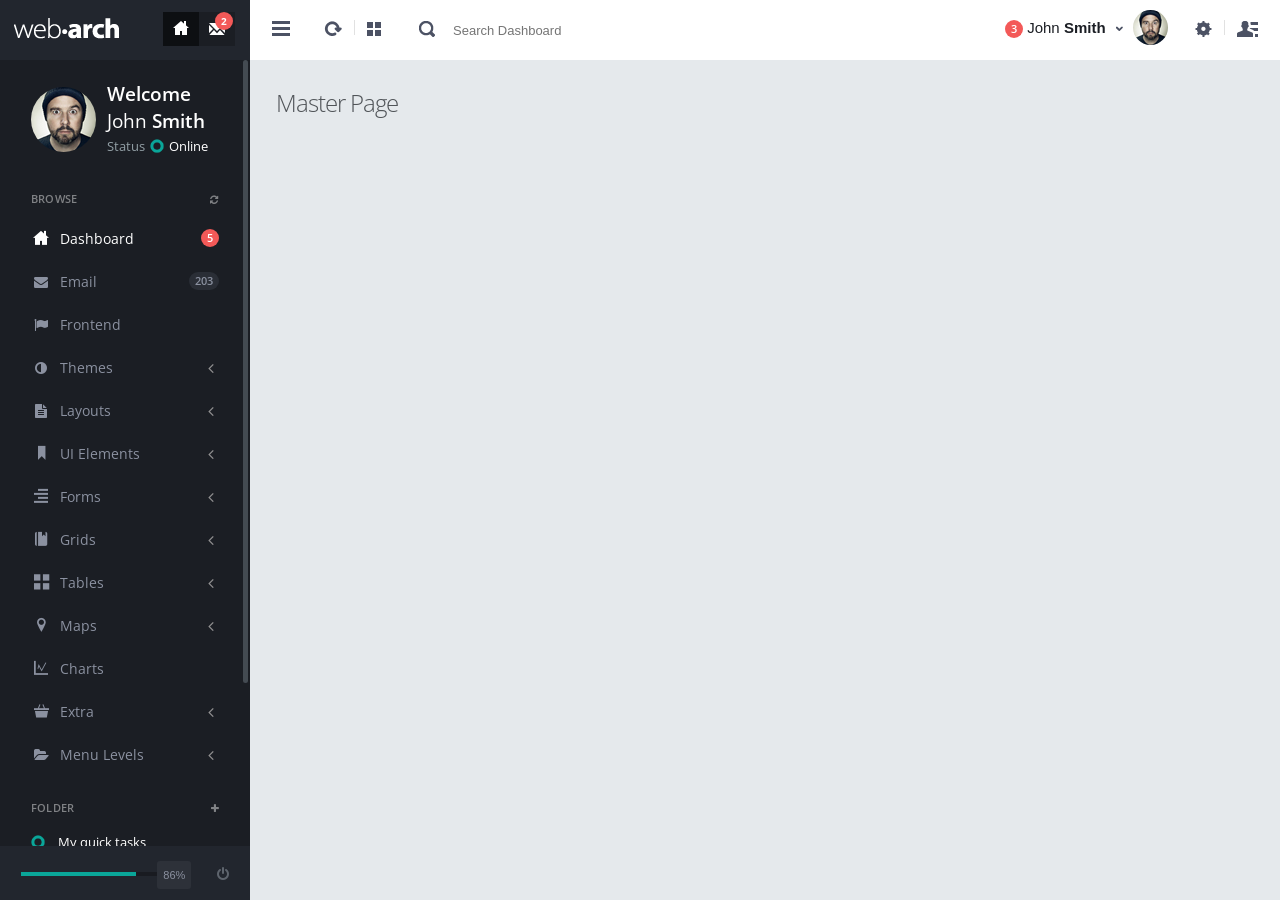
<file: HTML/blank_template.html>
<!DOCTYPE html>
<html>
<head>
<meta http-equiv="content-type" content="text/html;charset=UTF-8" />
<meta charset="utf-8" />
<title>Webarch - Responsive Admin Dashboard</title>
<meta name="viewport" content="width=device-width, initial-scale=1.0, maximum-scale=1.0, user-scalable=no" />
<meta content="" name="description" />
<meta content="" name="author" />
    
<!-- BEGIN PLUGIN CSS -->
<link href="assets/plugins/pace/pace-theme-flash.css" rel="stylesheet" type="text/css" media="screen"/>
<!-- END PLUGIN CSS -->
<!-- BEGIN CORE CSS FRAMEWORK -->
<link href="assets/plugins/boostrapv3/css/bootstrap.min.css" rel="stylesheet" type="text/css"/>
<link href="assets/plugins/boostrapv3/css/bootstrap-theme.min.css" rel="stylesheet" type="text/css"/>
<link href="assets/plugins/font-awesome/css/font-awesome.css" rel="stylesheet" type="text/css"/>
<link href="assets/css/animate.min.css" rel="stylesheet" type="text/css"/>
<link href="assets/plugins/jquery-scrollbar/jquery.scrollbar.css" rel="stylesheet" type="text/css"/>
<!-- END CORE CSS FRAMEWORK -->
<!-- BEGIN CSS TEMPLATE -->
<link href="assets/css/style.css" rel="stylesheet" type="text/css"/>
<link href="assets/css/responsive.css" rel="stylesheet" type="text/css"/>
<link href="assets/css/custom-icon-set.css" rel="stylesheet" type="text/css"/>
<!-- END CSS TEMPLATE -->

</head>
<!-- END HEAD -->

<!-- BEGIN BODY -->
<body class="">
<!-- BEGIN HEADER -->
<div class="header navbar navbar-inverse "> 
  <!-- BEGIN TOP NAVIGATION BAR -->
  <div class="navbar-inner">
	<div class="header-seperation"> 
		<ul class="nav pull-left notifcation-center" id="main-menu-toggle-wrapper" style="display:none">	
		 <li class="dropdown"> <a id="main-menu-toggle" href="#main-menu"  class="" > <div class="iconset top-menu-toggle-white"></div> </a> </li>		 
		</ul>
      <!-- BEGIN LOGO -->	
      <a href="index.html"><img src="assets/img/logo.png" class="logo" alt=""  data-src="assets/img/logo.png" data-src-retina="assets/img/logo2x.png" width="106" height="21"/></a>
      <!-- END LOGO --> 
      <ul class="nav pull-right notifcation-center">	
        <li class="dropdown" id="header_task_bar"> <a href="index.html" class="dropdown-toggle active" data-toggle=""> <div class="iconset top-home"></div> </a> </li>
        <li class="dropdown" id="header_inbox_bar" > <a href="email.html" class="dropdown-toggle" > <div class="iconset top-messages"></div>  <span class="badge" id="msgs-badge">2</span> </a></li>
		<li class="dropdown" id="portrait-chat-toggler" style="display:none"> <a href="#sidr" class="chat-menu-toggle"> <div class="iconset top-chat-white "></div> </a> </li>        
      </ul>
      </div>
      <!-- END RESPONSIVE MENU TOGGLER --> 
      <div class="header-quick-nav" > 
      <!-- BEGIN TOP NAVIGATION MENU -->
	  <div class="pull-left"> 
        <ul class="nav quick-section">
          <li class="quicklinks"> <a href="#" class="" id="layout-condensed-toggle" >
            <div class="iconset top-menu-toggle-dark"></div>
            </a> </li>
        </ul>
        <ul class="nav quick-section">
          <li class="quicklinks"> <a href="#" class="" >
            <div class="iconset top-reload"></div>
            </a> </li>
          <li class="quicklinks"> <span class="h-seperate"></span></li>
          <li class="quicklinks"> <a href="#" class="" >
            <div class="iconset top-tiles"></div>
            </a> </li>
			<li class="m-r-10 input-prepend inside search-form no-boarder">
				<span class="add-on"> <span class="iconset top-search"></span></span>
				 <input name="" type="text"  class="no-boarder " placeholder="Search Dashboard" style="width:250px;">
			</li>
		  </ul>
	  </div>
	 <!-- END TOP NAVIGATION MENU -->
	 <!-- BEGIN CHAT TOGGLER -->
      <div class="pull-right"> 
		<div class="chat-toggler">	
				<a href="#" class="dropdown-toggle" id="my-task-list" data-placement="bottom"  data-content='' data-toggle="dropdown" data-original-title="Notifications">
					<div class="user-details"> 
						<div class="username">
							<span class="badge badge-important">3</span> 
							John <span class="bold">Smith</span>									
						</div>						
					</div> 
					<div class="iconset top-down-arrow"></div>
				</a>	
				<div id="notification-list" style="display:none">
					<div style="width:300px">
						  <div class="notification-messages info">
									<div class="user-profile">
										<img src="assets/img/profiles/d.jpg"  alt="" data-src="assets/img/profiles/d.jpg" data-src-retina="assets/img/profiles/d2x.jpg" width="35" height="35">
									</div>
									<div class="message-wrapper">
										<div class="heading">
											David Nester - Commented on your wall
										</div>
										<div class="description">
											Meeting postponed to tomorrow
										</div>
										<div class="date pull-left">
										A min ago
										</div>										
									</div>
									<div class="clearfix"></div>									
								</div>	
							<div class="notification-messages danger">
								<div class="iconholder">
									<i class="icon-warning-sign"></i>
								</div>
								<div class="message-wrapper">
									<div class="heading">
										Server load limited
									</div>
									<div class="description">
										Database server has reached its daily capicity
									</div>
									<div class="date pull-left">
									2 mins ago
									</div>
								</div>
								<div class="clearfix"></div>
							</div>	
							<div class="notification-messages success">
								<div class="user-profile">
									<img src="assets/img/profiles/h.jpg"  alt="" data-src="assets/img/profiles/h.jpg" data-src-retina="assets/img/profiles/h2x.jpg" width="35" height="35">
								</div>
								<div class="message-wrapper">
									<div class="heading">
										You haveve got 150 messages
									</div>
									<div class="description">
										150 newly unread messages in your inbox
									</div>
									<div class="date pull-left">
									An hour ago
									</div>									
								</div>
								<div class="clearfix"></div>
							</div>							
						</div>				
				</div>
				<div class="profile-pic"> 
					<img src="assets/img/profiles/avatar_small.jpg"  alt="" data-src="assets/img/profiles/avatar_small.jpg" data-src-retina="assets/img/profiles/avatar_small2x.jpg" width="35" height="35" /> 
				</div>       			
			</div>
		 <ul class="nav quick-section ">
			<li class="quicklinks"> 
				<a data-toggle="dropdown" class="dropdown-toggle  pull-right " href="#" id="user-options">						
					<div class="iconset top-settings-dark "></div> 	
				</a>
				<ul class="dropdown-menu  pull-right" role="menu" aria-labelledby="user-options">
                  <li><a href="user-profile.html"> My Account</a>
                  </li>
                  <li><a href="calender.html">My Calendar</a>
                  </li>
                  <li><a href="email.html"> My Inbox&nbsp;&nbsp;<span class="badge badge-important animated bounceIn">2</span></a>
                  </li>
                  <li class="divider"></li>                
                  <li><a href="login.html"><i class="fa fa-power-off"></i>&nbsp;&nbsp;Log Out</a></li>
               </ul>
			</li> 
			<li class="quicklinks"> <span class="h-seperate"></span></li> 
			<li class="quicklinks"> 	
			<a id="chat-menu-toggle" href="#sidr" class="chat-menu-toggle" ><div class="iconset top-chat-dark "><span class="badge badge-important hide" id="chat-message-count">1</span></div>
			</a> 
				<div class="simple-chat-popup chat-menu-toggle hide" >
					<div class="simple-chat-popup-arrow"></div><div class="simple-chat-popup-inner">
						 <div style="width:100px">
						 <div class="semi-bold">David Nester</div>
						 <div class="message">Hey you there </div>
						</div>
					</div>
				</div>
			</li> 
		</ul>
      </div>
	   <!-- END CHAT TOGGLER -->
      </div> 
      <!-- END TOP NAVIGATION MENU --> 
   
  </div>
  <!-- END TOP NAVIGATION BAR --> 
</div>
<!-- END HEADER -->
<!-- BEGIN CONTAINER -->
<div class="page-container row-fluid">
  <!-- BEGIN SIDEBAR -->
  <div class="page-sidebar" id="main-menu"> 
  <!-- BEGIN MINI-PROFILE -->
   <div class="page-sidebar-wrapper scrollbar-dynamic" id="main-menu-wrapper"> 
   <div class="user-info-wrapper">	
	<div class="profile-wrapper">
		<img src="assets/img/profiles/avatar.jpg"  alt="" data-src="assets/img/profiles/avatar.jpg" data-src-retina="assets/img/profiles/avatar2x.jpg" width="69" height="69" />
	</div>
    <div class="user-info">
      <div class="greeting">Welcome</div>
      <div class="username">John <span class="semi-bold">Smith</span></div>
      <div class="status">Status<a href="#"><div class="status-icon green"></div>Online</a></div>
    </div>
   </div>
  <!-- END MINI-PROFILE -->
   
   <!-- BEGIN SIDEBAR MENU -->	
	<p class="menu-title">BROWSE <span class="pull-right"><a href="javascript:;"><i class="fa fa-refresh"></i></a></span></p>
    <ul>	
      <li class="start active "> <a href="index.html"> <i class="icon-custom-home"></i> <span class="title">Dashboard</span> <span class="selected"></span> <span class="badge badge-important pull-right">5</span></a> </li>
	  <li class=""> <a href="email.html"> <i class="fa fa-envelope"></i> <span class="title">Email</span>  <span class=" badge badge-disable pull-right ">203</span></a> </li>      
	  <li class=""> <a href="../frontend/index.html"> <i class="fa fa-flag"></i>  <span class="title">Frontend</span></a></li>   
	  <li class=""> <a href="javascript:;"> <i class="fa fa fa-adjust"></i> <span class="title">Themes</span> <span class="arrow "></span> </a>
        <ul class="sub-menu">
          <li > <a href="theme_coporate.html">Coporate </a> </li>
          <li > <a href="theme_simple.html">Simple</a> </li>
          <li > <a href="theme_elegant.html">Elegant</a> </li>
        </ul>
	  </li>    
	  <li class=""> <a href="javascript:;"> <i class="fa fa-file-text"></i> <span class="title">Layouts</span> <span class="arrow "></span> </a>
        <ul class="sub-menu">
          <li > <a href="layout_options.html"> Layout Options </a> </li>
          <li > <a href="boxed_layout.html">Boxed Layout </a> </li>
          <li > <a href="boxed_layout_v2.html">Inner Boxed Layout </a> </li>
          <li > <a href="extended_layout.html">Extended Layout</a> </li>
          <li > <a href="RTL.html">RTL Layout</a> </li>
          <li > <a href="horizontal_menu.html">Horizontal Menu</a> </li>
          <li > <a href="horizontal_menu_boxed.html">Horizontal Menu & Boxed</a> </li>
        </ul>
	  </li>     
      <li class=""> <a href="javascript:;"> <i class="icon-custom-ui"></i> <span class="title">UI Elements</span> <span class="arrow "></span> </a>
        <ul class="sub-menu">
		  <li > <a href="typography.html"> Typography </a> </li>
		  <li > <a href="messages_notifications.html"> Messages & Notifications </a> </li>
		   <li > <a href="icons.html">Icons</a> </li>
		   <li > <a href="buttons.html">Buttons</a> </li>		 
          <li > <a href="tabs_accordian.html"> Tabs & Accordions </a> </li>
          <li > <a href="sliders.html">Sliders</a> </li>
          <li > <a href="group_list.html">Group list </a> </li>
        </ul>
      </li>
	  <li class=""> <a href="javascript:;"> <i class="icon-custom-form"></i> <span class="title">Forms</span> <span class="arrow "></span> </a>
        <ul class="sub-menu">
          <li > <a href="form_elements.html">Form Elements </a> </li>
          <li > <a href="form_validations.html">Form Validations</a> </li>
        </ul>
      </li>
      <li class=""> <a href="javascript:;"> <i class="icon-custom-portlets"></i> <span class="title">Grids</span> <span class="arrow "></span> </a>
        <ul class="sub-menu">
          <li > <a href="grids_simple.html">Simple Grids</a> </li>
          <li > <a href="grids_draggable.html">Draggable Grids </a> </li>
        </ul>
      </li>
      <li class=""> <a href="javascript:;"> <i class="icon-custom-thumb"></i> <span class="title">Tables</span> <span class="arrow "></span> </a>
        <ul class="sub-menu">
          <li > <a href="tables.html"> Basic Tables </a> </li>
          <li > <a href="datatables.html"> Data Tables </a> </li>
        </ul>
      </li>
      <li class=""> <a href="javascript:;"> <i class="icon-custom-map"></i> <span class="title">Maps</span> <span class="arrow "></span> </a>
        <ul class="sub-menu">
          <li > <a href="google_map.html"> Google Maps </a> </li>
          <li > <a href="vector_map.html"> Vector Maps </a> </li>
        </ul>
      </li>
      <li class=""> <a href="charts.html"> <i class="icon-custom-chart"></i> <span class="title">Charts</span> </a> </li>    
      <li class=""> <a href="javascript:;"> <i class="icon-custom-extra"></i> <span class="title">Extra</span> <span class="arrow "></span> </a>
        <ul class="sub-menu">
          <li > <a href="user-profile.html"> User Profile </a> </li>
          <li > <a href="time_line.html"> Time line </a> </li>
          <li > <a href="support_ticket.html"> Support Ticket </a> </li>
          <li > <a href="gallery.html"> Gallery</a> </li>
		  <li class=""><a href="calender.html"> Calendar</a> </li>
          <li > <a href="search_results.html"> Search Results </a> </li>
          <li > <a href="invoice.html"> Invoice </a> </li>
          <li > <a href="404.html"> 404 Page </a> </li>
          <li > <a href="500.html"> 500 Page </a> </li>
          <li > <a href="blank_template.html"> Blank Page </a> </li>
          <li > <a href="login.html"> Login </a> </li>
          <li > <a href="login_v2.html">Login v2</a> </li>
          <li > <a href="lockscreen.html"> Lockscreen </a> </li>
        </ul>
      </li>
	  <li class=""> <a href="javascript:;"> <i class="fa fa-folder-open"></i> <span class="title">Menu Levels</span> <span class="arrow "></span> </a>
        <ul class="sub-menu">
          <li > <a href="javascript:;"> Level 1 </a> </li>
          <li > <a href="javascript:;">  <span class="title">Level 2</span> <span class="arrow "></span> </a>
			<ul class="sub-menu">
				 <li > <a href="javascript:;"> Sub Menu </a> </li>
				 <li > <a href="ujavascript:;"> Sub Menu </a> </li>
			</ul>
		  </li>
        </ul>
      </li>
	  <li class="hidden-lg hidden-md hidden-xs" id="more-widgets" > <a href="javascript:;"> <i class="fa fa-plus"></i></a> 
		  <ul class="sub-menu">
		  	<li class="side-bar-widgets">
			<p class="menu-title">FOLDER <span class="pull-right"><a href="#" class="create-folder"><i class="icon-plus"></i></a></span></p>
			<ul class="folders" >
				  <li><a href="#"><div class="status-icon green"></div> My quick tasks </a> </li>
				  <li><a href="#"><div class="status-icon red"></div> To do list </a> </li>
				  <li><a href="#"><div class="status-icon blue"></div> Projects </a> </li>
				  <li class="folder-input" style="display:none"><input type="text" placeholder="Name of folder" class="no-boarder folder-name" name="" id="folder-name"></li>
			</ul>
			<p class="menu-title">PROJECTS </p>
				<div class="status-widget">
					<div class="status-widget-wrapper">
						<div class="title">Freelancer<a href="#" class="remove-widget"><i class="icon-custom-cross"></i></a></div>
						<p>Redesign home page</p>
					</div>
				</div>
				<div class="status-widget">
					<div class="status-widget-wrapper">
						<div class="title">envato<a href="#" class="remove-widget"><i class="icon-custom-cross"></i></a></div>
						<p>Statistical report</p>
					</div>
				</div>
			</li>
		</ul>
	  </li>    
    </ul>
	<div class="side-bar-widgets">
	<p class="menu-title">FOLDER <span class="pull-right"><a href="#" class="create-folder"> <i class="fa fa-plus"></i></a></span></p>
	<ul class="folders" >
		  <li><a href="#"><div class="status-icon green"></div> My quick tasks </a> </li>
		  <li><a href="#"><div class="status-icon red"></div> To do list </a> </li>
		  <li><a href="#"><div class="status-icon blue"></div> Projects </a> </li>
		  <li class="folder-input" style="display:none"><input type="text" placeholder="Name of folder" class="no-boarder folder-name" name="" ></li>
	</ul>
	<p class="menu-title">PROJECTS </p>
		<div class="status-widget">
			<div class="status-widget-wrapper">
				<div class="title">Freelancer<a href="#" class="remove-widget"><i class="icon-custom-cross"></i></a></div>
				<p>Redesign home page</p>
			</div>
		</div>
		<div class="status-widget">
			<div class="status-widget-wrapper">
				<div class="title">envato<a href="#" class="remove-widget"><i class="icon-custom-cross"></i></a></div>
				<p>Statistical report</p>
			</div>
		</div>
	</div>	
	<div class="clearfix"></div>
    <!-- END SIDEBAR MENU --> 
  </div>
  </div>
  <a href="#" class="scrollup">Scroll</a>
   <div class="footer-widget">		
	<div class="progress transparent progress-small no-radius no-margin">
		<div data-percentage="79%" class="progress-bar progress-bar-success animate-progress-bar" ></div>		
	</div>
	<div class="pull-right">
		<div class="details-status">
		<span data-animation-duration="560" data-value="86" class="animate-number"></span>%
	</div>	
	<a href="lockscreen.html"><i class="fa fa-power-off"></i></a></div>
  </div>
  <!-- END SIDEBAR --> 
  <!-- BEGIN PAGE CONTAINER-->
  <div class="page-content"> 
    <!-- BEGIN SAMPLE PORTLET CONFIGURATION MODAL FORM-->
    <div id="portlet-config" class="modal hide">
      <div class="modal-header">
        <button data-dismiss="modal" class="close" type="button"></button>
        <h3>Widget Settings</h3>
      </div>
      <div class="modal-body"> Widget settings form goes here </div>
    </div>
    <div class="clearfix"></div>
    <div class="content">  
		<div class="page-title">	
			<h3>Master Page</h3>		
		</div>
    </div>
  </div>
<!-- BEGIN CHAT --> 
<div class="chat-window-wrapper">
	<div id="main-chat-wrapper" class="inner-content">
        <div class="chat-window-wrapper scroller scrollbar-dynamic" id="chat-users" >
            <div class="chat-header">	
            <div class="pull-left">
                <input type="text" placeholder="search">
            </div>		
                <div class="pull-right">
                    <a href="#" class="" ><div class="iconset top-settings-dark "></div> </a>
                </div>			
            </div>	
            <div class="side-widget">
               <div class="side-widget-title">group chats</div>
                <div class="side-widget-content">
                 <div id="groups-list">
                    <ul class="groups" >
                        <li><a href="#"><div class="status-icon green"></div>Office work</a></li>
                        <li><a href="#"><div class="status-icon green"></div>Personal vibes</a></li>
                    </ul>
                </div>
                </div>
            </div>
            <div class="side-widget fadeIn">
               <div class="side-widget-title">favourites</div>
               <div id="favourites-list">
                <div class="side-widget-content" >
                    <div class="user-details-wrapper active" data-chat-status="online" data-chat-user-pic="assets/img/profiles/d.jpg" data-chat-user-pic-retina="assets/img/profiles/d2x.jpg" data-user-name="Jane Smith">
                        <div class="user-profile">
                            <img src="assets/img/profiles/d.jpg"  alt="" data-src="assets/img/profiles/d.jpg" data-src-retina="assets/img/profiles/d2x.jpg" width="35" height="35">
                        </div>
                        <div class="user-details">
                            <div class="user-name">
                            Jane Smith
                            </div>
                            <div class="user-more">
                            Hello you there?
                            </div>
                        </div>
                        <div class="user-details-status-wrapper">
                            <span class="badge badge-important">3</span>
                        </div>
                        <div class="user-details-count-wrapper">
                            <div class="status-icon green"></div>
                        </div>
                        <div class="clearfix"></div>
                    </div>	
                    <div class="user-details-wrapper" data-chat-status="busy" data-chat-user-pic="assets/img/profiles/d.jpg" data-chat-user-pic-retina="assets/img/profiles/d2x.jpg" data-user-name="David Nester">
                        <div class="user-profile">
                            <img src="assets/img/profiles/c.jpg"  alt="" data-src="assets/img/profiles/c.jpg" data-src-retina="assets/img/profiles/c2x.jpg" width="35" height="35">
                        </div>
                        <div class="user-details">
                            <div class="user-name">
                            David Nester
                            </div>
                            <div class="user-more">
                            Busy, Do not disturb
                            </div>
                        </div>
                        <div class="user-details-status-wrapper">
                            <div class="clearfix"></div>
                        </div>
                        <div class="user-details-count-wrapper">
                            <div class="status-icon red"></div>
                        </div>
                        <div class="clearfix"></div>
                    </div>					
                </div>
                </div>
            </div>
            <div class="side-widget">
               <div class="side-widget-title">more friends</div>
                 <div class="side-widget-content" id="friends-list">
                    <div class="user-details-wrapper" data-chat-status="online" data-chat-user-pic="assets/img/profiles/d.jpg" data-chat-user-pic-retina="assets/img/profiles/d2x.jpg" data-user-name="Jane Smith">
                        <div class="user-profile">
                            <img src="assets/img/profiles/d.jpg"  alt="" data-src="assets/img/profiles/d.jpg" data-src-retina="assets/img/profiles/d2x.jpg" width="35" height="35">
                        </div>
                        <div class="user-details">
                            <div class="user-name">
                            Jane Smith
                            </div>
                            <div class="user-more">
                            Hello you there?
                            </div>
                        </div>
                        <div class="user-details-status-wrapper">

                        </div>
                        <div class="user-details-count-wrapper">
                            <div class="status-icon green"></div>
                        </div>
                        <div class="clearfix"></div>
                    </div>	
                    <div class="user-details-wrapper" data-chat-status="busy" data-chat-user-pic="assets/img/profiles/d.jpg" data-chat-user-pic-retina="assets/img/profiles/d2x.jpg" data-user-name="David Nester">
                        <div class="user-profile">
                            <img src="assets/img/profiles/h.jpg"  alt="" data-src="assets/img/profiles/h.jpg" data-src-retina="assets/img/profiles/h2x.jpg" width="35" height="35">
                        </div>
                        <div class="user-details">
                            <div class="user-name">
                            David Nester
                            </div>
                            <div class="user-more">
                            Busy, Do not disturb
                            </div>
                        </div>
                        <div class="user-details-status-wrapper">
                            <div class="clearfix"></div>
                        </div>
                        <div class="user-details-count-wrapper">
                            <div class="status-icon red"></div>
                        </div>
                        <div class="clearfix"></div>
                    </div>		
                    <div class="user-details-wrapper" data-chat-status="online" data-chat-user-pic="assets/img/profiles/d.jpg" data-chat-user-pic-retina="assets/img/profiles/d2x.jpg" data-user-name="Jane Smith">
                        <div class="user-profile">
                            <img src="assets/img/profiles/c.jpg"  alt="" data-src="assets/img/profiles/c.jpg" data-src-retina="assets/img/profiles/c2x.jpg" width="35" height="35">
                        </div>
                        <div class="user-details">
                            <div class="user-name">
                            Jane Smith
                            </div>
                            <div class="user-more">
                            Hello you there?
                            </div>
                        </div>
                        <div class="user-details-status-wrapper">

                        </div>
                        <div class="user-details-count-wrapper">
                            <div class="status-icon green"></div>
                        </div>
                        <div class="clearfix"></div>
                    </div>	
                    <div class="user-details-wrapper" data-chat-status="busy" data-chat-user-pic="assets/img/profiles/d.jpg" data-chat-user-pic-retina="assets/img/profiles/d2x.jpg" data-user-name="David Nester">
                        <div class="user-profile">
                            <img src="assets/img/profiles/h.jpg"  alt="" data-src="assets/img/profiles/h.jpg" data-src-retina="assets/img/profiles/h2x.jpg" width="35" height="35">
                        </div>
                        <div class="user-details">
                            <div class="user-name">
                            David Nester
                            </div>
                            <div class="user-more">
                            Busy, Do not disturb
                            </div>
                        </div>
                        <div class="user-details-status-wrapper">
                            <div class="clearfix"></div>
                        </div>
                        <div class="user-details-count-wrapper">
                            <div class="status-icon red"></div>
                        </div>
                        <div class="clearfix"></div>
                    </div>				
                </div>		
            </div>
        </div>

        <div class="chat-window-wrapper" id="messages-wrapper" style="display:none">
        <div class="chat-header">	
            <div class="pull-left">
                <input type="text" placeholder="search">
            </div>		
                <div class="pull-right">
                    <a href="#" class="" ><div class="iconset top-settings-dark "></div> </a>
                </div>					
            </div>
        <div class="clearfix"></div>	
        <div class="chat-messages-header">
        <div class="status online"></div><span class="semi-bold">Jane Smith(Typing..)</span>
        <a href="#" class="chat-back"><i class="icon-custom-cross"></i></a>
        </div>
        <div class="chat-messages scrollbar-dynamic clearfix">
            <div class="inner-scroll-content clearfix">
            <div class="sent_time">Yesterday 11:25pm</div>
            <div class="user-details-wrapper " >
                <div class="user-profile">
                    <img src="assets/img/profiles/d.jpg"  alt="" data-src="assets/img/profiles/d.jpg" data-src-retina="assets/img/profiles/d2x.jpg" width="35" height="35">
                </div>
                <div class="user-details">
                  <div class="bubble">	
                        Hello, You there?
                   </div>
                </div>					
                <div class="clearfix"></div>
               <div class="sent_time off">Yesterday 11:25pm</div>
            </div>		
            <div class="user-details-wrapper ">
                <div class="user-profile">
                    <img src="assets/img/profiles/d.jpg"  alt="" data-src="assets/img/profiles/d.jpg" data-src-retina="assets/img/profiles/d2x.jpg" width="35" height="35">
                </div>
                <div class="user-details">
                  <div class="bubble">	
                        How was the meeting?
                   </div>
                </div>					
                <div class="clearfix"></div>
                <div class="sent_time off">Yesterday 11:25pm</div>
            </div>
            <div class="user-details-wrapper ">
                <div class="user-profile">
                    <img src="assets/img/profiles/d.jpg"  alt="" data-src="assets/img/profiles/d.jpg" data-src-retina="assets/img/profiles/d2x.jpg" width="35" height="35">
                </div>
                <div class="user-details">
                  <div class="bubble">	
                        Let me know when you free
                   </div>
                </div>					
                <div class="clearfix"></div>
                <div class="sent_time off">Yesterday 11:25pm</div>
            </div>
            <div class="sent_time ">Today 11:25pm</div>
            <div class="user-details-wrapper pull-right">
                <div class="user-details">
                  <div class="bubble sender">	
                        Let me know when you free
                   </div>
                </div>					
                <div class="clearfix"></div>
                <div class="sent_time off">Sent On Tue, 2:45pm</div>
            </div>		
        </div>
        </div>
        <div class="chat-input-wrapper" style="display:none">
            <textarea id="chat-message-input" rows="1" placeholder="Type your message"></textarea>
        </div>
        <div class="clearfix"></div>
        </div>
    </div>
</div>
<!-- END CHAT --> 
 </div>
<!-- END CONTAINER --> 

<!-- END CONTAINER -->
<!-- BEGIN CORE JS FRAMEWORK--> 
<script src="assets/plugins/jquery-1.8.3.min.js" type="text/javascript"></script> 
<script src="assets/plugins/boostrapv3/js/bootstrap.min.js" type="text/javascript"></script> 
<script src="assets/plugins/breakpoints.js" type="text/javascript"></script> 
<script src="assets/plugins/jquery-unveil/jquery.unveil.min.js" type="text/javascript"></script> 
<script src="assets/plugins/jquery-scrollbar/jquery.scrollbar.min.js" type="text/javascript"></script>
<!-- END CORE JS FRAMEWORK --> 
<!-- BEGIN PAGE LEVEL JS --> 
<script src="assets/plugins/pace/pace.min.js" type="text/javascript"></script>  
<script src="assets/plugins/jquery-numberAnimate/jquery.animateNumbers.js" type="text/javascript"></script>
<!-- END PAGE LEVEL PLUGINS --> 	

<!-- BEGIN CORE TEMPLATE JS --> 
<script src="assets/js/core.js" type="text/javascript"></script> 
<script src="assets/js/chat.js" type="text/javascript"></script> 
<!-- END CORE TEMPLATE JS --> 
</body>
</html>
</file>
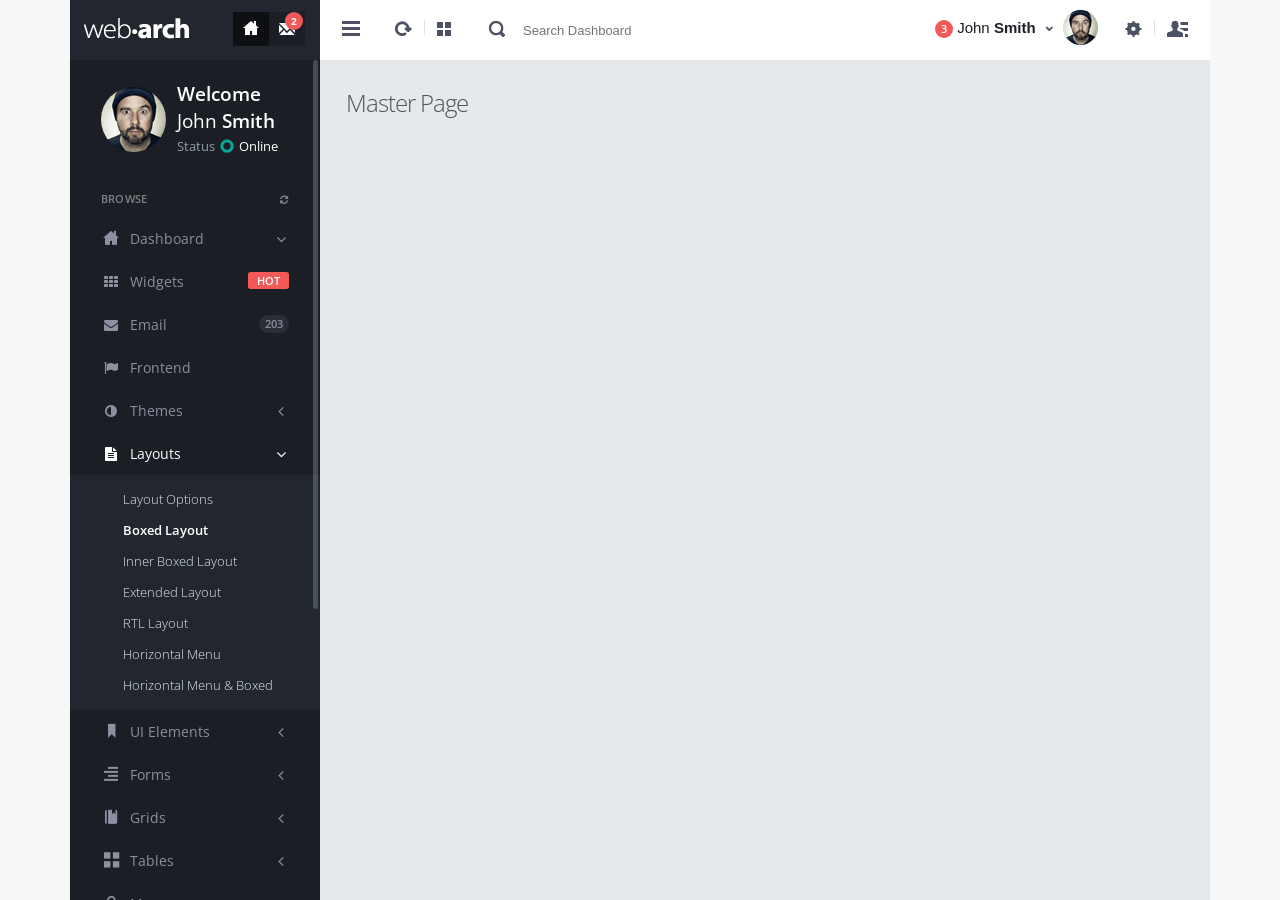
<file: HTML/boxed_layout.html>
<!DOCTYPE html>
<html>
<head>
<meta http-equiv="content-type" content="text/html;charset=UTF-8" />
<meta charset="utf-8" />
<title>Webarch - Responsive Admin Dashboard</title>
<meta name="viewport" content="width=device-width, initial-scale=1.0, maximum-scale=1.0, user-scalable=no" />
<meta content="" name="description" />
<meta content="" name="author" />

<link href="assets/plugins/pace/pace-theme-flash.css" rel="stylesheet" type="text/css" media="screen"/>
<!-- BEGIN CORE CSS FRAMEWORK -->
<link href="assets/plugins/boostrapv3/css/bootstrap.min.css" rel="stylesheet" type="text/css"/>
<link href="assets/plugins/boostrapv3/css/bootstrap-theme.min.css" rel="stylesheet" type="text/css"/>
<link href="assets/plugins/font-awesome/css/font-awesome.css" rel="stylesheet" type="text/css"/>
<link href="assets/css/animate.min.css" rel="stylesheet" type="text/css"/>
<link href="assets/plugins/jquery-scrollbar/jquery.scrollbar.css" rel="stylesheet" type="text/css"/>
<!-- END CORE CSS FRAMEWORK -->

<!-- BEGIN CSS TEMPLATE -->
<link href="assets/css/style.css" rel="stylesheet" type="text/css"/>
<link href="assets/css/responsive.css" rel="stylesheet" type="text/css"/>
<link href="assets/css/custom-icon-set.css" rel="stylesheet" type="text/css"/>
<!-- END CSS TEMPLATE -->
</head>
<!-- END HEAD -->

<!-- BEGIN BODY -->
<body class="boxed-layout">
<!-- BEGIN HEADER -->
<div class="container">
<div class="header navbar navbar-inverse "> 
  <!-- BEGIN TOP NAVIGATION BAR -->
    <div class="container">
      <div class="navbar-inner">
        <div class="header-seperation"> 
            <ul class="nav pull-left notifcation-center" id="main-menu-toggle-wrapper" style="display:none">	
             <li class="dropdown"> <a id="main-menu-toggle" href="#main-menu"  class="" > <div class="iconset top-menu-toggle-white"></div> </a> </li>		 
            </ul>
          <!-- BEGIN LOGO -->	
          <a href="index.html"><img src="assets/img/logo.png" class="logo" alt=""  data-src="assets/img/logo.png" data-src-retina="assets/img/logo2x.png" width="106" height="21"/></a>
          <!-- END LOGO --> 
          <ul class="nav pull-right notifcation-center">	
            <li class="dropdown" id="header_task_bar"> <a href="index.html" class="dropdown-toggle active" data-toggle=""> <div class="iconset top-home"></div> </a> </li>
            <li class="dropdown" id="header_inbox_bar" > <a href="email.html" class="dropdown-toggle" > <div class="iconset top-messages"></div>  <span class="badge" id="msgs-badge">2</span> </a></li>
            <li class="dropdown" id="portrait-chat-toggler" style="display:none"> <a href="#sidr" class="chat-menu-toggle"> <div class="iconset top-chat-white "></div> </a> </li>        
          </ul>
          </div>
          <!-- END RESPONSIVE MENU TOGGLER --> 
          <div class="header-quick-nav" > 
          <!-- BEGIN TOP NAVIGATION MENU -->
          <div class="pull-left"> 
            <ul class="nav quick-section">
              <li class="quicklinks"> <a href="#" class="" id="layout-condensed-toggle" >
                <div class="iconset top-menu-toggle-dark"></div>
                </a> </li>
            </ul>
            <ul class="nav quick-section">
              <li class="quicklinks"> <a href="#" class="" >
                <div class="iconset top-reload"></div>
                </a> </li>
              <li class="quicklinks"> <span class="h-seperate"></span></li>
              <li class="quicklinks"> <a href="#" class="" >
                <div class="iconset top-tiles"></div>
                </a> </li>
                <li class="m-r-10 input-prepend inside search-form no-boarder">
                    <span class="add-on"> <span class="iconset top-search"></span></span>
                     <input name="" type="text"  class="no-boarder " placeholder="Search Dashboard" style="width:200px;">
                </li>
              </ul>
          </div>
         <!-- END TOP NAVIGATION MENU -->
         <!-- BEGIN CHAT TOGGLER -->
          <div class="pull-right"> 
            <div class="chat-toggler">	
                    <a href="#" class="dropdown-toggle" id="my-task-list" data-placement="bottom"  data-content='' data-toggle="dropdown" data-original-title="Notifications">
                        <div class="user-details"> 
                            <div class="username">
                                <span class="badge badge-important">3</span> 
                                John <span class="bold">Smith</span>									
                            </div>						
                        </div> 
                        <div class="iconset top-down-arrow"></div>
                    </a>	
                    <div id="notification-list" style="display:none">
                        <div style="width:300px">
                              <div class="notification-messages info">
                                        <div class="user-profile">
                                            <img src="assets/img/profiles/d.jpg"  alt="" data-src="assets/img/profiles/d.jpg" data-src-retina="assets/img/profiles/d2x.jpg" width="35" height="35">
                                        </div>
                                        <div class="message-wrapper">
                                            <div class="heading">
                                                David Nester - Commented on your wall
                                            </div>
                                            <div class="description">
                                                Meeting postponed to tomorrow
                                            </div>
                                            <div class="date pull-left">
                                            A min ago
                                            </div>										
                                        </div>
                                        <div class="clearfix"></div>									
                                    </div>	
                                <div class="notification-messages danger">
                                    <div class="iconholder">
                                        <i class="icon-warning-sign"></i>
                                    </div>
                                    <div class="message-wrapper">
                                        <div class="heading">
                                            Server load limited
                                        </div>
                                        <div class="description">
                                            Database server has reached its daily capicity
                                        </div>
                                        <div class="date pull-left">
                                        2 mins ago
                                        </div>
                                    </div>
                                    <div class="clearfix"></div>
                                </div>	
                                <div class="notification-messages success">
                                    <div class="user-profile">
                                        <img src="assets/img/profiles/h.jpg"  alt="" data-src="assets/img/profiles/h.jpg" data-src-retina="assets/img/profiles/h2x.jpg" width="35" height="35">
                                    </div>
                                    <div class="message-wrapper">
                                        <div class="heading">
                                            You haveve got 150 messages
                                        </div>
                                        <div class="description">
                                            150 newly unread messages in your inbox
                                        </div>
                                        <div class="date pull-left">
                                        An hour ago
                                        </div>									
                                    </div>
                                    <div class="clearfix"></div>
                                </div>							
                            </div>				
                    </div>
                    <div class="profile-pic"> 
                        <img src="assets/img/profiles/avatar_small.jpg"  alt="" data-src="assets/img/profiles/avatar_small.jpg" data-src-retina="assets/img/profiles/avatar_small2x.jpg" width="35" height="35" /> 
                    </div>       			
                </div>
             <ul class="nav quick-section ">
                <li class="quicklinks"> 
                    <a data-toggle="dropdown" class="dropdown-toggle  pull-right " href="#" id="user-options">						
                        <div class="iconset top-settings-dark "></div> 	
                    </a>
                    <ul class="dropdown-menu  pull-right" role="menu" aria-labelledby="user-options">
                      <li><a href="user-profile.html"> My Account</a>
                      </li>
                      <li><a href="calender.html">My Calendar</a>
                      </li>
                      <li><a href="email.html"> My Inbox&nbsp;&nbsp;<span class="badge badge-important animated bounceIn">2</span></a>
                      </li>
                      <li class="divider"></li>                
                      <li><a href="login.html"><i class="fa fa-power-off"></i>&nbsp;&nbsp;Log Out</a></li>
                   </ul>
                </li> 
                <li class="quicklinks"> <span class="h-seperate"></span></li> 
                <li class="quicklinks"> 	
                <a id="chat-menu-toggle" href="#sidr" class="chat-menu-toggle" ><div class="iconset top-chat-dark "><span class="badge badge-important hide" id="chat-message-count">1</span></div>
                </a> 
                    <div class="simple-chat-popup chat-menu-toggle hide" >
                        <div class="simple-chat-popup-arrow"></div><div class="simple-chat-popup-inner">
                             <div style="width:100px">
                             <div class="semi-bold">David Nester</div>
                             <div class="message">Hey you there </div>
                            </div>
                        </div>
                    </div>
                </li> 
            </ul>
          </div>
           <!-- END CHAT TOGGLER -->
          </div> 
          <!-- END TOP NAVIGATION MENU --> 

      </div>
      <!-- END TOP NAVIGATION BAR --> 
    </div>
</div>
<!-- END HEADER -->
<!-- BEGIN CONTAINER -->
<div class="page-container row-fluid">
  <!-- BEGIN SIDEBAR -->
  <div class="page-sidebar full-length" id="main-menu"> 
  <!-- BEGIN MINI-PROFILE -->
   <div class="page-sidebar-wrapper scrollbar-dynamic" id="main-menu-wrapper"> 
   <div class="user-info-wrapper">	
	<div class="profile-wrapper">
		<img src="assets/img/profiles/avatar.jpg"  alt="" data-src="assets/img/profiles/avatar.jpg" data-src-retina="assets/img/profiles/avatar2x.jpg" width="69" height="69" />
	</div>
    <div class="user-info">
      <div class="greeting">Welcome</div>
      <div class="username">John <span class="semi-bold">Smith</span></div>
      <div class="status">Status<a href="#"><div class="status-icon green"></div>Online</a></div>
    </div>
   </div>
  <!-- END MINI-PROFILE -->
   
   <!-- BEGIN SIDEBAR MENU -->	
	<p class="menu-title">BROWSE <span class="pull-right"><a href="javascript:;"><i class="fa fa-refresh"></i></a></span></p>
    <ul>	
        <li class="start"> <a href="index.html" > <i class="icon-custom-home"></i> <span class="title">Dashboard</span> <span class="selected"></span> <span class="arrow open"></span> </a> 
		   <ul class="sub-menu">
            <li > <a href="dashboard_v1.html"> Dashboard v1 </a> </li>
            <li class="active"> <a href="index.html "> Dashboard v2 <span class=" label label-info pull-right m-r-30">NEW</span></a></li>
          </ul>
		</li>
        <li class=""> <a href="widgets.html"> <i class="fa fa-th"></i> <span class="title">Widgets</span> <span class="label label-important pull-right ">HOT</span></a> </li>
        <li class=""> <a href="email.html"> <i class="fa fa-envelope"></i> <span class="title">Email</span> <span class=" badge badge-disable pull-right ">203</span></a> </li>
        <li class=""> <a href="../../frontend/index.html"> <i class="fa fa-flag"></i>  <span class="title">Frontend</span></a></li>
	  <li class=""> <a href="javascript:;"> <i class="fa fa fa-adjust"></i> <span class="title">Themes</span> <span class="arrow "></span> </a>
        <ul class="sub-menu">
          <li > <a href="theme_coporate.html">Coporate </a> </li>
          <li > <a href="theme_simple.html">Simple</a> </li>
          <li > <a href="theme_elegant.html">Elegant</a> </li>
        </ul>
	  </li>    
	  <li class="active open"> <a href="javascript:;"> <i class="fa fa-file-text"></i> <span class="title">Layouts</span> <span class="arrow open"></span> </a>
        <ul class="sub-menu">
          <li > <a href="layout_options.html"> Layout Options </a> </li>
          <li class="active"> <a href="boxed_layout.html">Boxed Layout </a> </li>
          <li > <a href="boxed_layout_v2.html">Inner Boxed Layout </a> </li>
          <li > <a href="extended_layout.html">Extended Layout</a> </li>
          <li > <a href="RTL.html">RTL Layout</a> </li>
          <li > <a href="horizontal_menu.html">Horizontal Menu</a> </li>
          <li > <a href="horizontal_menu_boxed.html">Horizontal Menu & Boxed</a> </li>
        </ul>
	  </li>         
      <li class=""> <a href="javascript:;"> <i class="icon-custom-ui"></i> <span class="title">UI Elements</span> <span class="arrow "></span> </a>
        <ul class="sub-menu">
		  <li > <a href="typography.html"> Typography </a> </li>
		  <li > <a href="messages_notifications.html"> Messages & Notifications </a> </li>
		   <li > <a href="icons.html">Icons</a> </li>
		   <li > <a href="buttons.html">Buttons</a> </li>		 
          <li > <a href="tabs_accordian.html"> Tabs & Accordions </a> </li>
          <li > <a href="sliders.html">Sliders</a> </li>
          <li > <a href="group_list.html">Group list </a> </li>
        </ul>
      </li>
	  <li class=""> <a href="javascript:;"> <i class="icon-custom-form"></i> <span class="title">Forms</span> <span class="arrow "></span> </a>
        <ul class="sub-menu">
          <li > <a href="form_elements.html">Form Elements </a> </li>
          <li > <a href="form_validations.html">Form Validations</a> </li>
        </ul>
      </li>
      <li class=""> <a href="javascript:;"> <i class="icon-custom-portlets"></i> <span class="title">Grids</span> <span class="arrow "></span> </a>
        <ul class="sub-menu">
          <li > <a href="grids_simple.html">Simple Grids</a> </li>
          <li > <a href="grids_draggable.html">Draggable Grids </a> </li>
        </ul>
      </li>
      <li class=""> <a href="javascript:;"> <i class="icon-custom-thumb"></i> <span class="title">Tables</span> <span class="arrow "></span> </a>
        <ul class="sub-menu">
          <li > <a href="tables.html"> Basic Tables </a> </li>
          <li > <a href="datatables.html"> Data Tables </a> </li>
        </ul>
      </li>
      <li class=""> <a href="javascript:;"> <i class="icon-custom-map"></i> <span class="title">Maps</span> <span class="arrow "></span> </a>
        <ul class="sub-menu">
          <li > <a href="google_map.html"> Google Maps </a> </li>
          <li > <a href="vector_map.html"> Vector Maps </a> </li>
        </ul>
      </li>
      <li class=""> <a href="charts.html"> <i class="icon-custom-chart"></i> <span class="title">Charts</span> </a> </li>    
      <li class=""> <a href="javascript:;"> <i class="icon-custom-extra"></i> <span class="title">Extra</span> <span class="arrow "></span> </a>
        <ul class="sub-menu">
          <li > <a href="user-profile.html"> User Profile </a> </li>
          <li > <a href="time_line.html"> Time line </a> </li>
          <li > <a href="support_ticket.html"> Support Ticket </a> </li>
          <li > <a href="gallery.html"> Gallery</a> </li>
		  <li class=""><a href="calender.html"> Calendar</a> </li>
          <li > <a href="search_results.html"> Search Results </a> </li>
          <li > <a href="invoice.html"> Invoice </a> </li>
          <li > <a href="404.html"> 404 Page </a> </li>
          <li > <a href="500.html"> 500 Page </a> </li>
          <li > <a href="blank_template.html"> Blank Page </a> </li>
          <li > <a href="login.html"> Login </a> </li>
          <li > <a href="login_v2.html">Login v2</a> </li>
          <li > <a href="lockscreen.html"> Lockscreen </a> </li>
        </ul>
      </li>
	  <li class=""> <a href="javascript:;"> <i class="fa fa-folder-open"></i> <span class="title">Menu Levels</span> <span class="arrow "></span> </a>
        <ul class="sub-menu">
          <li > <a href="javascript:;"> Level 1 </a> </li>
          <li > <a href="javascript:;">  <span class="title">Level 2</span> <span class="arrow "></span> </a>
			<ul class="sub-menu">
				 <li > <a href="javascript:;"> Sub Menu </a> </li>
				 <li > <a href="ujavascript:;"> Sub Menu </a> </li>
			</ul>
		  </li>
        </ul>
      </li>
	  <li class="hidden-lg hidden-md hidden-xs" id="more-widgets" > <a href="javascript:;"> <i class="fa fa-plus"></i></a> 
		  <ul class="sub-menu">
		  	<li class="side-bar-widgets">
			<p class="menu-title">FOLDER <span class="pull-right"><a href="#" class="create-folder"><i class="icon-plus"></i></a></span></p>
			<ul class="folders" >
				  <li><a href="#"><div class="status-icon green"></div> My quick tasks </a> </li>
				  <li><a href="#"><div class="status-icon red"></div> To do list </a> </li>
				  <li><a href="#"><div class="status-icon blue"></div> Projects </a> </li>
				  <li class="folder-input" style="display:none"><input type="text" placeholder="Name of folder" class="no-boarder folder-name" name="" id="folder-name"></li>
			</ul>
			<p class="menu-title">PROJECTS </p>
				<div class="status-widget">
					<div class="status-widget-wrapper">
						<div class="title">Freelancer<a href="#" class="remove-widget"><i class="icon-custom-cross"></i></a></div>
						<p>Redesign home page</p>
					</div>
				</div>
				<div class="status-widget">
					<div class="status-widget-wrapper">
						<div class="title">envato<a href="#" class="remove-widget"><i class="icon-custom-cross"></i></a></div>
						<p>Statistical report</p>
					</div>
				</div>
			</li>
		</ul>
	  </li>    
    </ul>
	<div class="side-bar-widgets">
	<p class="menu-title">FOLDER <span class="pull-right"><a href="#" class="create-folder"> <i class="fa fa-plus"></i></a></span></p>
	<ul class="folders" >
		  <li><a href="#"><div class="status-icon green"></div> My quick tasks </a> </li>
		  <li><a href="#"><div class="status-icon red"></div> To do list </a> </li>
		  <li><a href="#"><div class="status-icon blue"></div> Projects </a> </li>
		  <li class="folder-input" style="display:none"><input type="text" placeholder="Name of folder" class="no-boarder folder-name" name="" ></li>
	</ul>
	<p class="menu-title">PROJECTS </p>
		<div class="status-widget">
			<div class="status-widget-wrapper">
				<div class="title">Freelancer<a href="#" class="remove-widget"><i class="icon-custom-cross"></i></a></div>
				<p>Redesign home page</p>
			</div>
		</div>
		<div class="status-widget">
			<div class="status-widget-wrapper">
				<div class="title">envato<a href="#" class="remove-widget"><i class="icon-custom-cross"></i></a></div>
				<p>Statistical report</p>
			</div>
		</div>
	</div>	
	<div class="clearfix"></div>
    <!-- END SIDEBAR MENU --> 
  </div>
  </div>
  <a href="#" class="scrollup">Scroll</a>
  <!-- END SIDEBAR --> 
  <!-- BEGIN PAGE CONTAINER-->
  <div class="page-content"> 
    <!-- BEGIN SAMPLE PORTLET CONFIGURATION MODAL FORM-->
    <div id="portlet-config" class="modal hide">
      <div class="modal-header">
        <button data-dismiss="modal" class="close" type="button"></button>
        <h3>Widget Settings</h3>
      </div>
      <div class="modal-body"> Widget settings form goes here </div>
    </div>
    <div class="clearfix"></div>
    <div class="content">  
		<div class="page-title">	
			<h3>Master Page</h3>		
		</div>
    </div>
  </div>
<!-- BEGIN CHAT --> 
<div class="chat-window-wrapper">
	<div id="main-chat-wrapper" class="inner-content">
        <div class="chat-window-wrapper scroller scrollbar-dynamic" id="chat-users" >
            <div class="chat-header">	
            <div class="pull-left">
                <input type="text" placeholder="search">
            </div>		
                <div class="pull-right">
                    <a href="#" class="" ><div class="iconset top-settings-dark "></div> </a>
                </div>			
            </div>	
            <div class="side-widget">
               <div class="side-widget-title">group chats</div>
                <div class="side-widget-content">
                 <div id="groups-list">
                    <ul class="groups" >
                        <li><a href="#"><div class="status-icon green"></div>Office work</a></li>
                        <li><a href="#"><div class="status-icon green"></div>Personal vibes</a></li>
                    </ul>
                </div>
                </div>
            </div>
            <div class="side-widget fadeIn">
               <div class="side-widget-title">favourites</div>
               <div id="favourites-list">
                <div class="side-widget-content" >
                    <div class="user-details-wrapper active" data-chat-status="online" data-chat-user-pic="assets/img/profiles/d.jpg" data-chat-user-pic-retina="assets/img/profiles/d2x.jpg" data-user-name="Jane Smith">
                        <div class="user-profile">
                            <img src="assets/img/profiles/d.jpg"  alt="" data-src="assets/img/profiles/d.jpg" data-src-retina="assets/img/profiles/d2x.jpg" width="35" height="35">
                        </div>
                        <div class="user-details">
                            <div class="user-name">
                            Jane Smith
                            </div>
                            <div class="user-more">
                            Hello you there?
                            </div>
                        </div>
                        <div class="user-details-status-wrapper">
                            <span class="badge badge-important">3</span>
                        </div>
                        <div class="user-details-count-wrapper">
                            <div class="status-icon green"></div>
                        </div>
                        <div class="clearfix"></div>
                    </div>	
                    <div class="user-details-wrapper" data-chat-status="busy" data-chat-user-pic="assets/img/profiles/d.jpg" data-chat-user-pic-retina="assets/img/profiles/d2x.jpg" data-user-name="David Nester">
                        <div class="user-profile">
                            <img src="assets/img/profiles/c.jpg"  alt="" data-src="assets/img/profiles/c.jpg" data-src-retina="assets/img/profiles/c2x.jpg" width="35" height="35">
                        </div>
                        <div class="user-details">
                            <div class="user-name">
                            David Nester
                            </div>
                            <div class="user-more">
                            Busy, Do not disturb
                            </div>
                        </div>
                        <div class="user-details-status-wrapper">
                            <div class="clearfix"></div>
                        </div>
                        <div class="user-details-count-wrapper">
                            <div class="status-icon red"></div>
                        </div>
                        <div class="clearfix"></div>
                    </div>					
                </div>
                </div>
            </div>
            <div class="side-widget">
               <div class="side-widget-title">more friends</div>
                 <div class="side-widget-content" id="friends-list">
                    <div class="user-details-wrapper" data-chat-status="online" data-chat-user-pic="assets/img/profiles/d.jpg" data-chat-user-pic-retina="assets/img/profiles/d2x.jpg" data-user-name="Jane Smith">
                        <div class="user-profile">
                            <img src="assets/img/profiles/d.jpg"  alt="" data-src="assets/img/profiles/d.jpg" data-src-retina="assets/img/profiles/d2x.jpg" width="35" height="35">
                        </div>
                        <div class="user-details">
                            <div class="user-name">
                            Jane Smith
                            </div>
                            <div class="user-more">
                            Hello you there?
                            </div>
                        </div>
                        <div class="user-details-status-wrapper">

                        </div>
                        <div class="user-details-count-wrapper">
                            <div class="status-icon green"></div>
                        </div>
                        <div class="clearfix"></div>
                    </div>	
                    <div class="user-details-wrapper" data-chat-status="busy" data-chat-user-pic="assets/img/profiles/d.jpg" data-chat-user-pic-retina="assets/img/profiles/d2x.jpg" data-user-name="David Nester">
                        <div class="user-profile">
                            <img src="assets/img/profiles/h.jpg"  alt="" data-src="assets/img/profiles/h.jpg" data-src-retina="assets/img/profiles/h2x.jpg" width="35" height="35">
                        </div>
                        <div class="user-details">
                            <div class="user-name">
                            David Nester
                            </div>
                            <div class="user-more">
                            Busy, Do not disturb
                            </div>
                        </div>
                        <div class="user-details-status-wrapper">
                            <div class="clearfix"></div>
                        </div>
                        <div class="user-details-count-wrapper">
                            <div class="status-icon red"></div>
                        </div>
                        <div class="clearfix"></div>
                    </div>		
                    <div class="user-details-wrapper" data-chat-status="online" data-chat-user-pic="assets/img/profiles/d.jpg" data-chat-user-pic-retina="assets/img/profiles/d2x.jpg" data-user-name="Jane Smith">
                        <div class="user-profile">
                            <img src="assets/img/profiles/c.jpg"  alt="" data-src="assets/img/profiles/c.jpg" data-src-retina="assets/img/profiles/c2x.jpg" width="35" height="35">
                        </div>
                        <div class="user-details">
                            <div class="user-name">
                            Jane Smith
                            </div>
                            <div class="user-more">
                            Hello you there?
                            </div>
                        </div>
                        <div class="user-details-status-wrapper">

                        </div>
                        <div class="user-details-count-wrapper">
                            <div class="status-icon green"></div>
                        </div>
                        <div class="clearfix"></div>
                    </div>	
                    <div class="user-details-wrapper" data-chat-status="busy" data-chat-user-pic="assets/img/profiles/d.jpg" data-chat-user-pic-retina="assets/img/profiles/d2x.jpg" data-user-name="David Nester">
                        <div class="user-profile">
                            <img src="assets/img/profiles/h.jpg"  alt="" data-src="assets/img/profiles/h.jpg" data-src-retina="assets/img/profiles/h2x.jpg" width="35" height="35">
                        </div>
                        <div class="user-details">
                            <div class="user-name">
                            David Nester
                            </div>
                            <div class="user-more">
                            Busy, Do not disturb
                            </div>
                        </div>
                        <div class="user-details-status-wrapper">
                            <div class="clearfix"></div>
                        </div>
                        <div class="user-details-count-wrapper">
                            <div class="status-icon red"></div>
                        </div>
                        <div class="clearfix"></div>
                    </div>				
                </div>		
            </div>
        </div>

        <div class="chat-window-wrapper" id="messages-wrapper" style="display:none">
        <div class="chat-header">	
            <div class="pull-left">
                <input type="text" placeholder="search">
            </div>		
                <div class="pull-right">
                    <a href="#" class="" ><div class="iconset top-settings-dark "></div> </a>
                </div>					
            </div>
        <div class="clearfix"></div>	
        <div class="chat-messages-header">
        <div class="status online"></div><span class="semi-bold">Jane Smith(Typing..)</span>
        <a href="#" class="chat-back"><i class="icon-custom-cross"></i></a>
        </div>
        <div class="chat-messages scrollbar-dynamic clearfix">
            <div class="inner-scroll-content clearfix">
            <div class="sent_time">Yesterday 11:25pm</div>
            <div class="user-details-wrapper " >
                <div class="user-profile">
                    <img src="assets/img/profiles/d.jpg"  alt="" data-src="assets/img/profiles/d.jpg" data-src-retina="assets/img/profiles/d2x.jpg" width="35" height="35">
                </div>
                <div class="user-details">
                  <div class="bubble">	
                        Hello, You there?
                   </div>
                </div>					
                <div class="clearfix"></div>
               <div class="sent_time off">Yesterday 11:25pm</div>
            </div>		
            <div class="user-details-wrapper ">
                <div class="user-profile">
                    <img src="assets/img/profiles/d.jpg"  alt="" data-src="assets/img/profiles/d.jpg" data-src-retina="assets/img/profiles/d2x.jpg" width="35" height="35">
                </div>
                <div class="user-details">
                  <div class="bubble">	
                        How was the meeting?
                   </div>
                </div>					
                <div class="clearfix"></div>
                <div class="sent_time off">Yesterday 11:25pm</div>
            </div>
            <div class="user-details-wrapper ">
                <div class="user-profile">
                    <img src="assets/img/profiles/d.jpg"  alt="" data-src="assets/img/profiles/d.jpg" data-src-retina="assets/img/profiles/d2x.jpg" width="35" height="35">
                </div>
                <div class="user-details">
                  <div class="bubble">	
                        Let me know when you free
                   </div>
                </div>					
                <div class="clearfix"></div>
                <div class="sent_time off">Yesterday 11:25pm</div>
            </div>
            <div class="sent_time ">Today 11:25pm</div>
            <div class="user-details-wrapper pull-right">
                <div class="user-details">
                  <div class="bubble sender">	
                        Let me know when you free
                   </div>
                </div>					
                <div class="clearfix"></div>
                <div class="sent_time off">Sent On Tue, 2:45pm</div>
            </div>		
        </div>
        </div>
        <div class="chat-input-wrapper" style="display:none">
            <textarea id="chat-message-input" rows="1" placeholder="Type your message"></textarea>
        </div>
        <div class="clearfix"></div>
        </div>
    </div>
</div>
<!-- END CHAT -->
 </div>
<!-- END CONTAINER --> 
<!-- BEGIN CORE JS FRAMEWORK--> 
<script src="assets/plugins/jquery-1.8.3.min.js" type="text/javascript"></script> 
<script src="assets/plugins/jquery-ui/jquery-ui-1.10.1.custom.min.js" type="text/javascript"></script> 
<script src="assets/plugins/boostrapv3/js/bootstrap.min.js" type="text/javascript"></script> 
<script src="assets/plugins/breakpoints.js" type="text/javascript"></script> 
<script src="assets/plugins/jquery-unveil/jquery.unveil.min.js" type="text/javascript"></script> 
<script src="assets/plugins/jquery-block-ui/jqueryblockui.js" type="text/javascript"></script> 
<script src="assets/plugins/jquery-scrollbar/jquery.scrollbar.min.js" type="text/javascript"></script>
<!-- END CORE JS FRAMEWORK --> 
<!-- BEGIN PAGE LEVEL JS --> 	
<script src="assets/plugins/pace/pace.min.js" type="text/javascript"></script>  
<script src="assets/plugins/jquery-numberAnimate/jquery.animateNumbers.js" type="text/javascript"></script>
<!-- END PAGE LEVEL PLUGINS --> 	

<!-- BEGIN CORE TEMPLATE JS --> 
<script src="assets/js/core.js" type="text/javascript"></script> 
<script src="assets/js/chat.js" type="text/javascript"></script> 
<script src="assets/js/demo.js" type="text/javascript"></script> 
<!-- END CORE TEMPLATE JS --> 
</body>
</html>
</file>
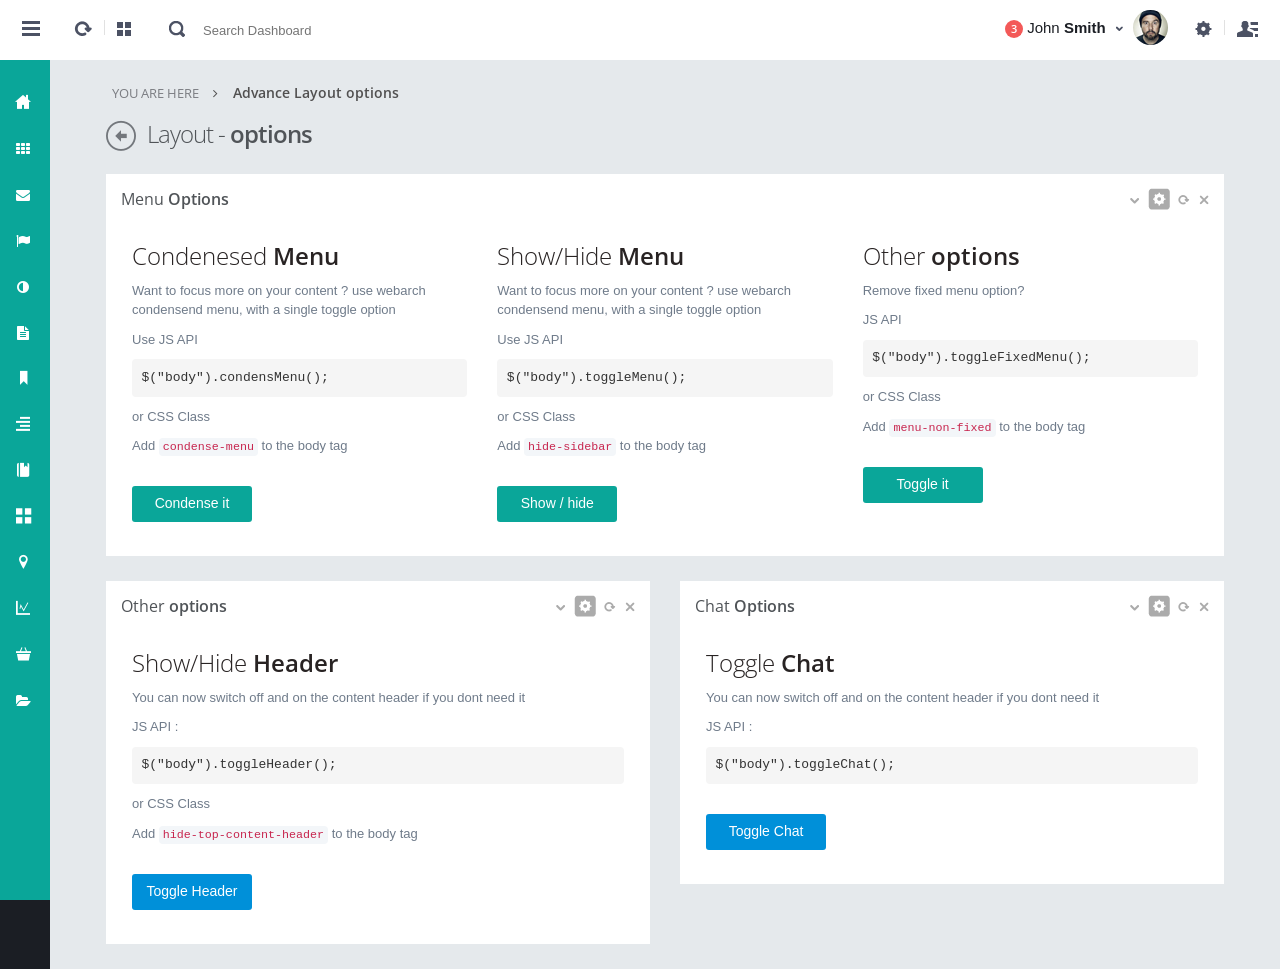
<file: HTML/boxed_layout_v2.html>
<!DOCTYPE html>
<html>
<head>
<meta http-equiv="content-type" content="text/html;charset=UTF-8" />
<meta charset="utf-8" />
<title>Webarch - Responsive Admin Dashboard</title>
<meta name="viewport" content="width=device-width, initial-scale=1.0, maximum-scale=1.0, user-scalable=no" />
<meta content="" name="description" />
<meta content="" name="author" />

<link href="assets/plugins/pace/pace-theme-flash.css" rel="stylesheet" type="text/css" media="screen"/>
<!-- BEGIN CORE CSS FRAMEWORK -->
<link href="assets/plugins/boostrapv3/css/bootstrap.min.css" rel="stylesheet" type="text/css"/>
<link href="assets/plugins/boostrapv3/css/bootstrap-theme.min.css" rel="stylesheet" type="text/css"/>
<link href="assets/plugins/font-awesome/css/font-awesome.css" rel="stylesheet" type="text/css"/>
<link href="assets/css/animate.min.css" rel="stylesheet" type="text/css"/>
<link href="assets/plugins/jquery-scrollbar/jquery.scrollbar.css" rel="stylesheet" type="text/css"/>
<!-- END CORE CSS FRAMEWORK -->

<!-- BEGIN CSS TEMPLATE -->
<link href="assets/css/style.css" rel="stylesheet" type="text/css"/>
<link href="assets/css/responsive.css" rel="stylesheet" type="text/css"/>
<link href="assets/css/custom-icon-set.css" rel="stylesheet" type="text/css"/>
<!-- END CSS TEMPLATE -->
</head>
<!-- END HEAD -->

<!-- BEGIN BODY -->
<body class="">
<!-- BEGIN HEADER -->
<div class="header navbar navbar-inverse "> 
  <!-- BEGIN TOP NAVIGATION BAR -->
  <div class="navbar-inner">
	<div class="header-seperation"> 
		<ul class="nav pull-left notifcation-center" id="main-menu-toggle-wrapper" style="display:none">	
		 <li class="dropdown"> <a id="main-menu-toggle" href="#main-menu"  class="" > <div class="iconset top-menu-toggle-white"></div> </a> </li>		 
		</ul>
      <!-- BEGIN LOGO -->	
      <a href="index.html"><img src="assets/img/logo.png" class="logo" alt=""  data-src="assets/img/logo.png" data-src-retina="assets/img/logo2x.png" width="106" height="21"/></a>
      <!-- END LOGO --> 
      <ul class="nav pull-right notifcation-center">	
        <li class="dropdown" id="header_task_bar"> <a href="index.html" class="dropdown-toggle active" data-toggle=""> <div class="iconset top-home"></div> </a> </li>
        <li class="dropdown" id="header_inbox_bar" > <a href="email.html" class="dropdown-toggle" > <div class="iconset top-messages"></div>  <span class="badge" id="msgs-badge">2</span> </a></li>
		<li class="dropdown" id="portrait-chat-toggler" style="display:none"> <a href="#sidr" class="chat-menu-toggle"> <div class="iconset top-chat-white "></div> </a> </li>        
      </ul>
      </div>
      <!-- END RESPONSIVE MENU TOGGLER --> 
      <div class="header-quick-nav" > 
      <!-- BEGIN TOP NAVIGATION MENU -->
	  <div class="pull-left"> 
        <ul class="nav quick-section">
          <li class="quicklinks"> <a href="#" class="" onclick="$('body').condensMenu();">
            <div class="iconset top-menu-toggle-dark"></div>
            </a> </li>
        </ul>
        <ul class="nav quick-section">
          <li class="quicklinks"> <a href="#" class="" >
            <div class="iconset top-reload"></div>
            </a> </li>
          <li class="quicklinks"> <span class="h-seperate"></span></li>
          <li class="quicklinks"> <a href="#" class="" >
            <div class="iconset top-tiles"></div>
            </a> </li>
			<li class="m-r-10 input-prepend inside search-form no-boarder">
				<span class="add-on"> <span class="iconset top-search"></span></span>
				 <input name="" type="text"  class="no-boarder " placeholder="Search Dashboard" style="width:250px;">
			</li>
		  </ul>
	  </div>
	 <!-- END TOP NAVIGATION MENU -->
	 <!-- BEGIN CHAT TOGGLER -->
      <div class="pull-right"> 
		<div class="chat-toggler">	
				<a href="#" class="dropdown-toggle" id="my-task-list" data-placement="bottom"  data-content='' data-toggle="dropdown" data-original-title="Notifications">
					<div class="user-details"> 
						<div class="username">
							<span class="badge badge-important">3</span> 
							John <span class="bold">Smith</span>									
						</div>						
					</div> 
					<div class="iconset top-down-arrow"></div>
				</a>	
				<div id="notification-list" style="display:none">
					<div style="width:300px">
						  <div class="notification-messages info">
									<div class="user-profile">
										<img src="assets/img/profiles/d.jpg"  alt="" data-src="assets/img/profiles/d.jpg" data-src-retina="assets/img/profiles/d2x.jpg" width="35" height="35">
									</div>
									<div class="message-wrapper">
										<div class="heading">
											David Nester - Commented on your wall
										</div>
										<div class="description">
											Meeting postponed to tomorrow
										</div>
										<div class="date pull-left">
										A min ago
										</div>										
									</div>
									<div class="clearfix"></div>									
								</div>	
							<div class="notification-messages danger">
								<div class="iconholder">
									<i class="icon-warning-sign"></i>
								</div>
								<div class="message-wrapper">
									<div class="heading">
										Server load limited
									</div>
									<div class="description">
										Database server has reached its daily capicity
									</div>
									<div class="date pull-left">
									2 mins ago
									</div>
								</div>
								<div class="clearfix"></div>
							</div>	
							<div class="notification-messages success">
								<div class="user-profile">
									<img src="assets/img/profiles/h.jpg"  alt="" data-src="assets/img/profiles/h.jpg" data-src-retina="assets/img/profiles/h2x.jpg" width="35" height="35">
								</div>
								<div class="message-wrapper">
									<div class="heading">
										You haveve got 150 messages
									</div>
									<div class="description">
										150 newly unread messages in your inbox
									</div>
									<div class="date pull-left">
									An hour ago
									</div>									
								</div>
								<div class="clearfix"></div>
							</div>							
						</div>				
				</div>
				<div class="profile-pic"> 
					<img src="assets/img/profiles/avatar_small.jpg"  alt="" data-src="assets/img/profiles/avatar_small.jpg" data-src-retina="assets/img/profiles/avatar_small2x.jpg" width="35" height="35" /> 
				</div>       			
			</div>
		 <ul class="nav quick-section ">
			<li class="quicklinks"> 
				<a data-toggle="dropdown" class="dropdown-toggle  pull-right " href="#" id="user-options">						
					<div class="iconset top-settings-dark "></div> 	
				</a>
				<ul class="dropdown-menu  pull-right" role="menu" aria-labelledby="user-options">
                  <li><a href="user-profile.html"> My Account</a>
                  </li>
                  <li><a href="calender.html">My Calendar</a>
                  </li>
                  <li><a href="email.html"> My Inbox&nbsp;&nbsp;<span class="badge badge-important animated bounceIn">2</span></a>
                  </li>
                  <li class="divider"></li>                
                  <li><a href="login.html"><i class="fa fa-power-off"></i>&nbsp;&nbsp;Log Out</a></li>
               </ul>
			</li> 
			<li class="quicklinks"> <span class="h-seperate"></span></li> 
			<li class="quicklinks"> 	
			<a id="chat-menu-toggle" href="#sidr" class="chat-menu-toggle" ><div class="iconset top-chat-dark "><span class="badge badge-important hide" id="chat-message-count">1</span></div>
			</a> 
				<div class="simple-chat-popup chat-menu-toggle hide" >
					<div class="simple-chat-popup-arrow"></div><div class="simple-chat-popup-inner">
						 <div style="width:100px">
						 <div class="semi-bold">David Nester</div>
						 <div class="message">Hey you there </div>
						</div>
					</div>
				</div>
			</li> 
		</ul>
      </div>
	   <!-- END CHAT TOGGLER -->
      </div> 
      <!-- END TOP NAVIGATION MENU --> 
   
  </div>
  <!-- END TOP NAVIGATION BAR --> 
</div>
<!-- END HEADER -->
<!-- BEGIN CONTAINER -->
<div class="page-container row-fluid">
  <!-- BEGIN SIDEBAR -->
  <div class="page-sidebar" id="main-menu"> 
  <!-- BEGIN MINI-PROFILE -->
   <div class="page-sidebar-wrapper scrollbar-dynamic" id="main-menu-wrapper"> 
   <div class="user-info-wrapper">	
	<div class="profile-wrapper">
		<img src="assets/img/profiles/avatar.jpg"  alt="" data-src="assets/img/profiles/avatar.jpg" data-src-retina="assets/img/profiles/avatar2x.jpg" width="69" height="69" />
	</div>
    <div class="user-info">
      <div class="greeting">Welcome</div>
      <div class="username">John <span class="semi-bold">Smith</span></div>
      <div class="status">Status<a href="#"><div class="status-icon green"></div>Online</a></div>
    </div>
   </div>
  <!-- END MINI-PROFILE -->
   
   <!-- BEGIN SIDEBAR MENU -->	
	<p class="menu-title">BROWSE <span class="pull-right"><a href="javascript:;"><i class="fa fa-refresh"></i></a></span></p>
    <ul>	
        <li class="start"> <a href="index.html" > <i class="icon-custom-home"></i> <span class="title">Dashboard</span> <span class="selected"></span> <span class="arrow open"></span> </a> 
		   <ul class="sub-menu">
            <li > <a href="dashboard_v1.html"> Dashboard v1 </a> </li>
            <li class="active"> <a href="index.html "> Dashboard v2 <span class=" label label-info pull-right m-r-30">NEW</span></a></li>
          </ul>
		</li>
        <li class=""> <a href="widgets.html"> <i class="fa fa-th"></i> <span class="title">Widgets</span> <span class="label label-important pull-right ">HOT</span></a> </li>
        <li class=""> <a href="email.html"> <i class="fa fa-envelope"></i> <span class="title">Email</span> <span class=" badge badge-disable pull-right ">203</span></a> </li>
        <li class=""> <a href="../../frontend/index.html"> <i class="fa fa-flag"></i>  <span class="title">Frontend</span></a></li>
	  <li class=""> <a href="javascript:;"> <i class="fa fa fa-adjust"></i> <span class="title">Themes</span> <span class="arrow "></span> </a>
        <ul class="sub-menu">
          <li > <a href="theme_coporate.html">Coporate </a> </li>
          <li > <a href="theme_simple.html">Simple</a> </li>
          <li > <a href="theme_elegant.html">Elegant</a> </li>
        </ul>
	  </li>    
	  <li class="active open"> <a href="javascript:;"> <i class="fa fa-file-text"></i> <span class="title">Layouts</span> <span class="arrow open"></span> </a>
        <ul class="sub-menu">
          <li > <a href="layout_options.html"> Layout Options </a> </li>
          <li > <a href="boxed_layout.html">Boxed Layout </a> </li>
          <li class="active"> <a href="boxed_layout_v2.html">Inner Boxed Layout </a> </li>
          <li > <a href="extended_layout.html">Extended Layout</a> </li>
          <li > <a href="RTL.html">RTL Layout</a> </li>
          <li > <a href="horizontal_menu.html">Horizontal Menu</a> </li>
          <li > <a href="horizontal_menu_boxed.html">Horizontal Menu & Boxed</a> </li>        
        </ul>
	  </li>     
      <li class=""> <a href="javascript:;"> <i class="icon-custom-ui"></i> <span class="title">UI Elements</span> <span class="arrow "></span> </a>
        <ul class="sub-menu">
		  <li > <a href="typography.html"> Typography </a> </li>
		  <li > <a href="messages_notifications.html"> Messages & Notifications </a> </li>
		   <li > <a href="icons.html">Icons</a> </li>
		   <li > <a href="buttons.html">Buttons</a> </li>		 
          <li > <a href="tabs_accordian.html"> Tabs & Accordions </a> </li>
          <li > <a href="sliders.html">Sliders</a> </li>
          <li > <a href="group_list.html">Group list </a> </li>
        </ul>
      </li>
	  <li class=""> <a href="javascript:;"> <i class="icon-custom-form"></i> <span class="title">Forms</span> <span class="arrow "></span> </a>
        <ul class="sub-menu">
          <li > <a href="form_elements.html">Form Elements </a> </li>
          <li > <a href="form_validations.html">Form Validations</a> </li>
        </ul>
      </li>
      <li class=""> <a href="javascript:;"> <i class="icon-custom-portlets"></i> <span class="title">Grids</span> <span class="arrow "></span> </a>
        <ul class="sub-menu">
          <li > <a href="grids_simple.html">Simple Grids</a> </li>
          <li > <a href="grids_draggable.html">Draggable Grids </a> </li>
        </ul>
      </li>
      <li class=""> <a href="javascript:;"> <i class="icon-custom-thumb"></i> <span class="title">Tables</span> <span class="arrow "></span> </a>
        <ul class="sub-menu">
          <li > <a href="tables.html"> Basic Tables </a> </li>
          <li > <a href="datatables.html"> Data Tables </a> </li>
        </ul>
      </li>
      <li class=""> <a href="javascript:;"> <i class="icon-custom-map"></i> <span class="title">Maps</span> <span class="arrow "></span> </a>
        <ul class="sub-menu">
          <li > <a href="google_map.html"> Google Maps </a> </li>
          <li > <a href="vector_map.html"> Vector Maps </a> </li>
        </ul>
      </li>
      <li class=""> <a href="charts.html"> <i class="icon-custom-chart"></i> <span class="title">Charts</span> </a> </li>    
      <li class=""> <a href="javascript:;"> <i class="icon-custom-extra"></i> <span class="title">Extra</span> <span class="arrow "></span> </a>
        <ul class="sub-menu">
          <li > <a href="user-profile.html"> User Profile </a> </li>
          <li > <a href="time_line.html"> Time line </a> </li>
          <li > <a href="support_ticket.html"> Support Ticket </a> </li>
          <li > <a href="gallery.html"> Gallery</a> </li>
		  <li class=""><a href="calender.html"> Calendar</a> </li>
          <li > <a href="search_results.html"> Search Results </a> </li>
          <li > <a href="invoice.html"> Invoice </a> </li>
          <li > <a href="404.html"> 404 Page </a> </li>
          <li > <a href="500.html"> 500 Page </a> </li>
          <li > <a href="blank_template.html"> Blank Page </a> </li>
          <li > <a href="login.html"> Login </a> </li>
          <li > <a href="login_v2.html">Login v2</a> </li>
          <li > <a href="lockscreen.html"> Lockscreen </a> </li>
        </ul>
      </li>
	  <li class=""> <a href="javascript:;"> <i class="fa fa-folder-open"></i> <span class="title">Menu Levels</span> <span class="arrow "></span> </a>
        <ul class="sub-menu">
          <li > <a href="javascript:;"> Level 1 </a> </li>
          <li > <a href="javascript:;">  <span class="title">Level 2</span> <span class="arrow "></span> </a>
			<ul class="sub-menu">
				 <li > <a href="javascript:;"> Sub Menu </a> </li>
				 <li > <a href="ujavascript:;"> Sub Menu </a> </li>
			</ul>
		  </li>
        </ul>
      </li>
	  <li class="hidden-lg hidden-md hidden-xs" id="more-widgets" > <a href="javascript:;"> <i class="fa fa-plus"></i></a> 
		  <ul class="sub-menu">
		  	<li class="side-bar-widgets">
			<p class="menu-title">FOLDER <span class="pull-right"><a href="#" class="create-folder"><i class="icon-plus"></i></a></span></p>
			<ul class="folders" >
				  <li><a href="#"><div class="status-icon green"></div> My quick tasks </a> </li>
				  <li><a href="#"><div class="status-icon red"></div> To do list </a> </li>
				  <li><a href="#"><div class="status-icon blue"></div> Projects </a> </li>
				  <li class="folder-input" style="display:none"><input type="text" placeholder="Name of folder" class="no-boarder folder-name" name="" id="folder-name"></li>
			</ul>
			<p class="menu-title">PROJECTS </p>
				<div class="status-widget">
					<div class="status-widget-wrapper">
						<div class="title">Freelancer<a href="#" class="remove-widget"><i class="icon-custom-cross"></i></a></div>
						<p>Redesign home page</p>
					</div>
				</div>
				<div class="status-widget">
					<div class="status-widget-wrapper">
						<div class="title">envato<a href="#" class="remove-widget"><i class="icon-custom-cross"></i></a></div>
						<p>Statistical report</p>
					</div>
				</div>
			</li>
		</ul>
	  </li>    
    </ul>
	<div class="side-bar-widgets">
	<p class="menu-title">FOLDER <span class="pull-right"><a href="#" class="create-folder"> <i class="fa fa-plus"></i></a></span></p>
	<ul class="folders" >
		  <li><a href="#"><div class="status-icon green"></div> My quick tasks </a> </li>
		  <li><a href="#"><div class="status-icon red"></div> To do list </a> </li>
		  <li><a href="#"><div class="status-icon blue"></div> Projects </a> </li>
		  <li class="folder-input" style="display:none"><input type="text" placeholder="Name of folder" class="no-boarder folder-name" name="" ></li>
	</ul>
	<p class="menu-title">PROJECTS </p>
		<div class="status-widget">
			<div class="status-widget-wrapper">
				<div class="title">Freelancer<a href="#" class="remove-widget"><i class="icon-custom-cross"></i></a></div>
				<p>Redesign home page</p>
			</div>
		</div>
		<div class="status-widget">
			<div class="status-widget-wrapper">
				<div class="title">envato<a href="#" class="remove-widget"><i class="icon-custom-cross"></i></a></div>
				<p>Statistical report</p>
			</div>
		</div>
	</div>	
	<div class="clearfix"></div>
    <!-- END SIDEBAR MENU --> 
  </div>
  </div>
  <a href="#" class="scrollup">Scroll</a>
   <div class="footer-widget">		
	<div class="progress transparent progress-small no-radius no-margin">
		<div data-percentage="79%" class="progress-bar progress-bar-success animate-progress-bar" ></div>		
	</div>
	<div class="pull-right">
		<div class="details-status">
		<span data-animation-duration="560" data-value="86" class="animate-number"></span>%
	</div>	
	<a href="lockscreen.html"><i class="fa fa-power-off"></i></a></div>
  </div>
  <!-- END SIDEBAR --> 
  <!-- BEGIN PAGE CONTAINER-->
  <div class="page-content"> 
    <!-- BEGIN SAMPLE PORTLET CONFIGURATION MODAL FORM-->
    <div id="portlet-config" class="modal hide">
      <div class="modal-header">
        <button data-dismiss="modal" class="close" type="button"></button>
        <h3>Widget Settings</h3>
      </div>
      <div class="modal-body"> Widget settings form goes here </div>
    </div>
    <div class="clearfix"></div>
    <div class="content container">  
      <ul class="breadcrumb">
        <li>
          <p>YOU ARE HERE</p>
        </li>
        <li><a href="#" class="active">Advance Layout options</a> </li>
      </ul>
      <div class="page-title"> <i class="icon-custom-left"></i>
        <h3>Layout - <span class="semi-bold">options</span></h3>
      </div>
      <div class="row">
        <div class="col-md-12">
          <div class="grid simple">
            <div class="grid-title no-border">
              <h4>Menu <span class="semi-bold">Options</span></h4>
              <div class="tools"> <a href="javascript:;" class="collapse"></a> <a href="#grid-config" data-toggle="modal" class="config"></a> <a href="javascript:;" class="reload"></a> <a href="javascript:;" class="remove"></a> </div>
            </div>
            <div class="grid-body no-border">
              <div class="row">
                <div class="col-md-4">
                  <h3>Condenesed <span class="semi-bold">Menu</span></h3>
                  <p>Want to focus more on your content ? use webarch condensend menu, with a single toggle option</p>
                   <p> Use JS API <pre>$("body").condensMenu();</pre></p>
                   <p> or CSS Class </p><p> Add <code>condense-menu</code> to the body tag</p>
                  <br>
                  <button type="button" class="btn btn-primary btn-cons" onclick="$('body').condensMenu();">Condense it</button>
                </div>
                <div class="col-md-4">
                  <h3>Show/Hide <span class="semi-bold">Menu</span></h3>
                   <p>Want to focus more on your content ? use webarch condensend menu, with a single toggle option</p>
                   <p> Use JS API <pre>$("body").toggleMenu();</pre></p>
                   <p> or CSS Class </p><p> Add <code>hide-sidebar</code> to the body tag</p>
                  <br>
                  <button type="button" class="btn btn-primary btn-cons" onclick="$('body').toggleMenu();">Show / hide</button>
                </div>
                <div class="col-md-4">
                  <h3>Other<span class="semi-bold"> options</span></h3>
                    <p>Remove fixed menu option?</p>
                   <p> JS API <pre>$("body").toggleFixedMenu();</pre></p>
                   <p> or CSS Class </p><p> Add <code>menu-non-fixed</code> to the body tag</p>
                  <br>
                  <button type="button" class="btn btn-primary btn-cons" onclick="$('body').toggleFixedMenu();">Toggle it</button>
                </div>
              </div>
              </div>
            </div>
        </div>
      </div>   
      <div class="row">
        <div class="col-md-6">
          <div class="grid simple">
            <div class="grid-title no-border">
              <h4>Other <span class="semi-bold">options</span></h4>
              <div class="tools"> <a href="javascript:;" class="collapse"></a> <a href="#grid-config" data-toggle="modal" class="config"></a> <a href="javascript:;" class="reload"></a> <a href="javascript:;" class="remove"></a> </div>
            </div>
            <div class="grid-body no-border">
                  <h3>Show/Hide <span class="semi-bold">Header</span></h3>
                  <p>You can now switch off and on the content header if you dont need it</p>
                   <p> JS API :<pre>$("body").toggleHeader();</pre></p>
                   <p> or CSS Class </p><p> Add <code>hide-top-content-header</code> to the body tag</p>
                  <br>
                  <button type="button" class="btn btn-success btn-cons" onclick="$('body').toggleHeader();">Toggle Header</button>
            </div>
        </div>
      </div>
            <div class="col-md-6">
          <div class="grid simple">
            <div class="grid-title no-border">
              <h4>Chat <span class="semi-bold">Options</span></h4>
              <div class="tools"> <a href="javascript:;" class="collapse"></a> <a href="#grid-config" data-toggle="modal" class="config"></a> <a href="javascript:;" class="reload"></a> <a href="javascript:;" class="remove"></a> </div>
            </div>
            <div class="grid-body no-border">
                  <h3>Toggle <span class="semi-bold">Chat</span></h3>
                  <p>You can now switch off and on the content header if you dont need it</p>
                   <p> JS API :<pre>$("body").toggleChat();</pre></p>
                  <br>
                  <button type="button" class="btn btn-success btn-cons" onclick="$('#sidr').toggleChat();">Toggle Chat</button>
            </div>
        </div>
      </div>
    </div>


    </div>
  </div>
<!-- BEGIN CHAT --> 
<div class="chat-window-wrapper">
	<div id="main-chat-wrapper" class="inner-content">
        <div class="chat-window-wrapper scroller scrollbar-dynamic" id="chat-users" >
            <div class="chat-header">	
            <div class="pull-left">
                <input type="text" placeholder="search">
            </div>		
                <div class="pull-right">
                    <a href="#" class="" ><div class="iconset top-settings-dark "></div> </a>
                </div>			
            </div>	
            <div class="side-widget">
               <div class="side-widget-title">group chats</div>
                <div class="side-widget-content">
                 <div id="groups-list">
                    <ul class="groups" >
                        <li><a href="#"><div class="status-icon green"></div>Office work</a></li>
                        <li><a href="#"><div class="status-icon green"></div>Personal vibes</a></li>
                    </ul>
                </div>
                </div>
            </div>
            <div class="side-widget fadeIn">
               <div class="side-widget-title">favourites</div>
               <div id="favourites-list">
                <div class="side-widget-content" >
                    <div class="user-details-wrapper active" data-chat-status="online" data-chat-user-pic="assets/img/profiles/d.jpg" data-chat-user-pic-retina="assets/img/profiles/d2x.jpg" data-user-name="Jane Smith">
                        <div class="user-profile">
                            <img src="assets/img/profiles/d.jpg"  alt="" data-src="assets/img/profiles/d.jpg" data-src-retina="assets/img/profiles/d2x.jpg" width="35" height="35">
                        </div>
                        <div class="user-details">
                            <div class="user-name">
                            Jane Smith
                            </div>
                            <div class="user-more">
                            Hello you there?
                            </div>
                        </div>
                        <div class="user-details-status-wrapper">
                            <span class="badge badge-important">3</span>
                        </div>
                        <div class="user-details-count-wrapper">
                            <div class="status-icon green"></div>
                        </div>
                        <div class="clearfix"></div>
                    </div>	
                    <div class="user-details-wrapper" data-chat-status="busy" data-chat-user-pic="assets/img/profiles/d.jpg" data-chat-user-pic-retina="assets/img/profiles/d2x.jpg" data-user-name="David Nester">
                        <div class="user-profile">
                            <img src="assets/img/profiles/c.jpg"  alt="" data-src="assets/img/profiles/c.jpg" data-src-retina="assets/img/profiles/c2x.jpg" width="35" height="35">
                        </div>
                        <div class="user-details">
                            <div class="user-name">
                            David Nester
                            </div>
                            <div class="user-more">
                            Busy, Do not disturb
                            </div>
                        </div>
                        <div class="user-details-status-wrapper">
                            <div class="clearfix"></div>
                        </div>
                        <div class="user-details-count-wrapper">
                            <div class="status-icon red"></div>
                        </div>
                        <div class="clearfix"></div>
                    </div>					
                </div>
                </div>
            </div>
            <div class="side-widget">
               <div class="side-widget-title">more friends</div>
                 <div class="side-widget-content" id="friends-list">
                    <div class="user-details-wrapper" data-chat-status="online" data-chat-user-pic="assets/img/profiles/d.jpg" data-chat-user-pic-retina="assets/img/profiles/d2x.jpg" data-user-name="Jane Smith">
                        <div class="user-profile">
                            <img src="assets/img/profiles/d.jpg"  alt="" data-src="assets/img/profiles/d.jpg" data-src-retina="assets/img/profiles/d2x.jpg" width="35" height="35">
                        </div>
                        <div class="user-details">
                            <div class="user-name">
                            Jane Smith
                            </div>
                            <div class="user-more">
                            Hello you there?
                            </div>
                        </div>
                        <div class="user-details-status-wrapper">

                        </div>
                        <div class="user-details-count-wrapper">
                            <div class="status-icon green"></div>
                        </div>
                        <div class="clearfix"></div>
                    </div>	
                    <div class="user-details-wrapper" data-chat-status="busy" data-chat-user-pic="assets/img/profiles/d.jpg" data-chat-user-pic-retina="assets/img/profiles/d2x.jpg" data-user-name="David Nester">
                        <div class="user-profile">
                            <img src="assets/img/profiles/h.jpg"  alt="" data-src="assets/img/profiles/h.jpg" data-src-retina="assets/img/profiles/h2x.jpg" width="35" height="35">
                        </div>
                        <div class="user-details">
                            <div class="user-name">
                            David Nester
                            </div>
                            <div class="user-more">
                            Busy, Do not disturb
                            </div>
                        </div>
                        <div class="user-details-status-wrapper">
                            <div class="clearfix"></div>
                        </div>
                        <div class="user-details-count-wrapper">
                            <div class="status-icon red"></div>
                        </div>
                        <div class="clearfix"></div>
                    </div>		
                    <div class="user-details-wrapper" data-chat-status="online" data-chat-user-pic="assets/img/profiles/d.jpg" data-chat-user-pic-retina="assets/img/profiles/d2x.jpg" data-user-name="Jane Smith">
                        <div class="user-profile">
                            <img src="assets/img/profiles/c.jpg"  alt="" data-src="assets/img/profiles/c.jpg" data-src-retina="assets/img/profiles/c2x.jpg" width="35" height="35">
                        </div>
                        <div class="user-details">
                            <div class="user-name">
                            Jane Smith
                            </div>
                            <div class="user-more">
                            Hello you there?
                            </div>
                        </div>
                        <div class="user-details-status-wrapper">

                        </div>
                        <div class="user-details-count-wrapper">
                            <div class="status-icon green"></div>
                        </div>
                        <div class="clearfix"></div>
                    </div>	
                    <div class="user-details-wrapper" data-chat-status="busy" data-chat-user-pic="assets/img/profiles/d.jpg" data-chat-user-pic-retina="assets/img/profiles/d2x.jpg" data-user-name="David Nester">
                        <div class="user-profile">
                            <img src="assets/img/profiles/h.jpg"  alt="" data-src="assets/img/profiles/h.jpg" data-src-retina="assets/img/profiles/h2x.jpg" width="35" height="35">
                        </div>
                        <div class="user-details">
                            <div class="user-name">
                            David Nester
                            </div>
                            <div class="user-more">
                            Busy, Do not disturb
                            </div>
                        </div>
                        <div class="user-details-status-wrapper">
                            <div class="clearfix"></div>
                        </div>
                        <div class="user-details-count-wrapper">
                            <div class="status-icon red"></div>
                        </div>
                        <div class="clearfix"></div>
                    </div>				
                </div>		
            </div>
        </div>

        <div class="chat-window-wrapper" id="messages-wrapper" style="display:none">
        <div class="chat-header">	
            <div class="pull-left">
                <input type="text" placeholder="search">
            </div>		
                <div class="pull-right">
                    <a href="#" class="" ><div class="iconset top-settings-dark "></div> </a>
                </div>					
            </div>
        <div class="clearfix"></div>	
        <div class="chat-messages-header">
        <div class="status online"></div><span class="semi-bold">Jane Smith(Typing..)</span>
        <a href="#" class="chat-back"><i class="icon-custom-cross"></i></a>
        </div>
        <div class="chat-messages scrollbar-dynamic clearfix">
            <div class="inner-scroll-content clearfix">
            <div class="sent_time">Yesterday 11:25pm</div>
            <div class="user-details-wrapper " >
                <div class="user-profile">
                    <img src="assets/img/profiles/d.jpg"  alt="" data-src="assets/img/profiles/d.jpg" data-src-retina="assets/img/profiles/d2x.jpg" width="35" height="35">
                </div>
                <div class="user-details">
                  <div class="bubble">	
                        Hello, You there?
                   </div>
                </div>					
                <div class="clearfix"></div>
               <div class="sent_time off">Yesterday 11:25pm</div>
            </div>		
            <div class="user-details-wrapper ">
                <div class="user-profile">
                    <img src="assets/img/profiles/d.jpg"  alt="" data-src="assets/img/profiles/d.jpg" data-src-retina="assets/img/profiles/d2x.jpg" width="35" height="35">
                </div>
                <div class="user-details">
                  <div class="bubble">	
                        How was the meeting?
                   </div>
                </div>					
                <div class="clearfix"></div>
                <div class="sent_time off">Yesterday 11:25pm</div>
            </div>
            <div class="user-details-wrapper ">
                <div class="user-profile">
                    <img src="assets/img/profiles/d.jpg"  alt="" data-src="assets/img/profiles/d.jpg" data-src-retina="assets/img/profiles/d2x.jpg" width="35" height="35">
                </div>
                <div class="user-details">
                  <div class="bubble">	
                        Let me know when you free
                   </div>
                </div>					
                <div class="clearfix"></div>
                <div class="sent_time off">Yesterday 11:25pm</div>
            </div>
            <div class="sent_time ">Today 11:25pm</div>
            <div class="user-details-wrapper pull-right">
                <div class="user-details">
                  <div class="bubble sender">	
                        Let me know when you free
                   </div>
                </div>					
                <div class="clearfix"></div>
                <div class="sent_time off">Sent On Tue, 2:45pm</div>
            </div>		
        </div>
        </div>
        <div class="chat-input-wrapper" style="display:none">
            <textarea id="chat-message-input" rows="1" placeholder="Type your message"></textarea>
        </div>
        <div class="clearfix"></div>
        </div>
    </div>
</div>
<!-- END CHAT -->
 </div>
<!-- END CONTAINER --> 
<!-- BEGIN CORE JS FRAMEWORK--> 
<script src="assets/plugins/jquery-1.8.3.min.js" type="text/javascript"></script> 
<script src="assets/plugins/jquery-ui/jquery-ui-1.10.1.custom.min.js" type="text/javascript"></script> 
<script src="assets/plugins/boostrapv3/js/bootstrap.min.js" type="text/javascript"></script> 
<script src="assets/plugins/breakpoints.js" type="text/javascript"></script> 
<script src="assets/plugins/jquery-unveil/jquery.unveil.min.js" type="text/javascript"></script> 
<script src="assets/plugins/jquery-block-ui/jqueryblockui.js" type="text/javascript"></script> 
<!-- END CORE JS FRAMEWORK --> 
<!-- BEGIN PAGE LEVEL JS --> 	
<script src="assets/plugins/jquery-scrollbar/jquery.scrollbar.min.js" type="text/javascript"></script>
<script src="assets/plugins/pace/pace.min.js" type="text/javascript"></script>  
<script src="assets/plugins/jquery-numberAnimate/jquery.animateNumbers.js" type="text/javascript"></script>
<!-- END PAGE LEVEL PLUGINS --> 	

<!-- BEGIN CORE TEMPLATE JS --> 
<script src="assets/js/core.js" type="text/javascript"></script> 
<script src="assets/js/chat.js" type="text/javascript"></script> 
<script src="assets/js/demo.js" type="text/javascript"></script> 
<!-- END CORE TEMPLATE JS --> 

<script>
$("body").condensMenu();
$("body").toggleMenu();
$("body").toggleMenu();
</script>
</body>
</html>
</file>
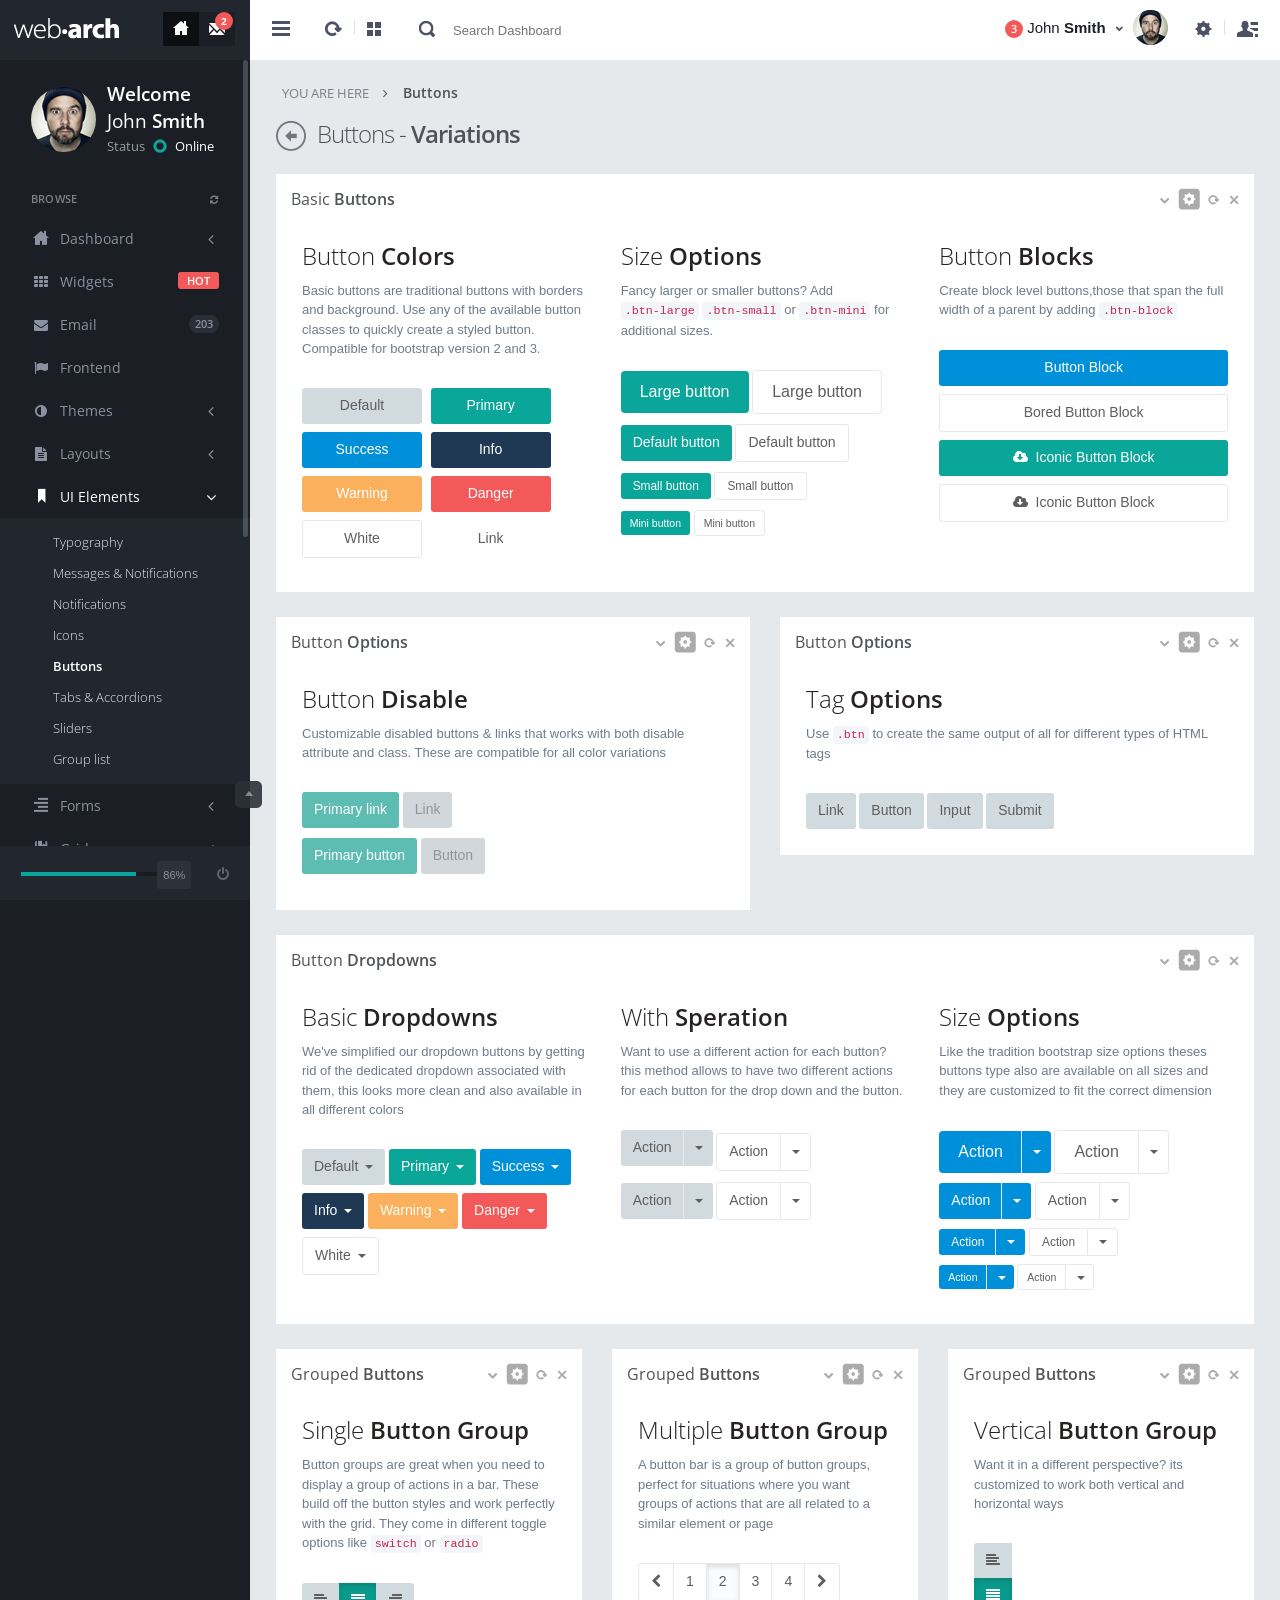
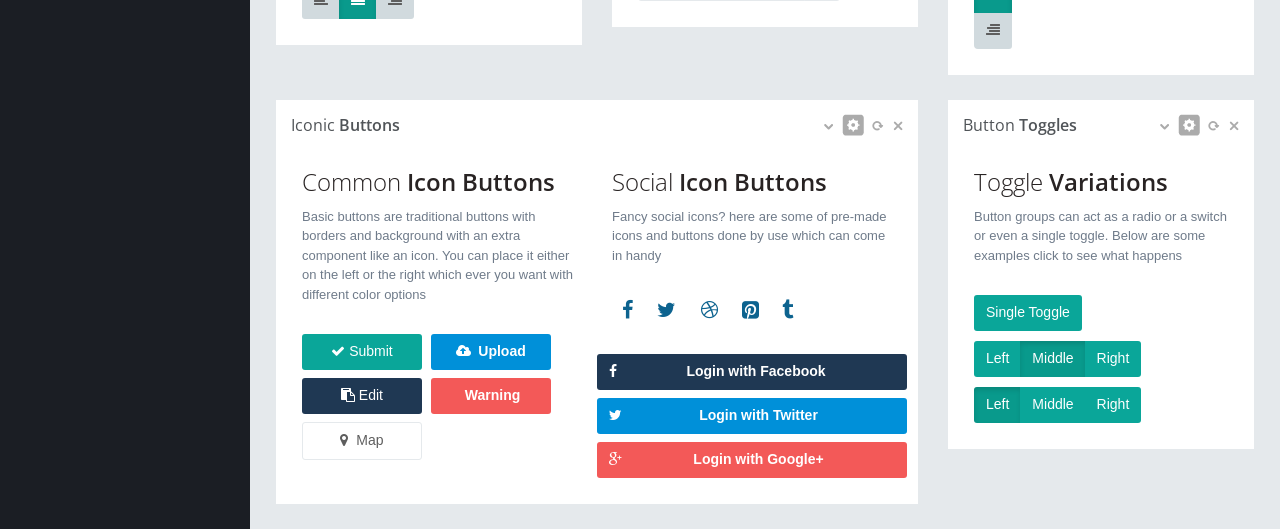
<file: HTML/buttons.html>
<!DOCTYPE html>
<html>
<head>
<meta http-equiv="content-type" content="text/html;charset=UTF-8" />
<meta charset="utf-8" />
<title>Webarch - Responsive Admin Dashboard</title>
<meta name="viewport" content="width=device-width, initial-scale=1.0, maximum-scale=1.0, user-scalable=no" />
<meta content="" name="description" />
<meta content="" name="author" />
<!-- BEGIN PLUGIN CSS -->
<link href="assets/plugins/pace/pace-theme-flash.css" rel="stylesheet" type="text/css" media="screen"/>
<!-- END PLUGIN CSS -->
<!-- BEGIN CORE CSS FRAMEWORK -->
<link href="assets/plugins/boostrapv3/css/bootstrap.min.css" rel="stylesheet" type="text/css"/>
<link href="assets/plugins/boostrapv3/css/bootstrap-theme.min.css" rel="stylesheet" type="text/css"/>
<link href="assets/plugins/font-awesome/css/font-awesome.css" rel="stylesheet" type="text/css"/>
<link href="assets/css/animate.min.css" rel="stylesheet" type="text/css"/>
<link href="assets/plugins/jquery-scrollbar/jquery.scrollbar.css" rel="stylesheet" type="text/css"/>
<!-- END CORE CSS FRAMEWORK -->

<!-- BEGIN CSS TEMPLATE -->
<link href="assets/css/style.css" rel="stylesheet" type="text/css"/>
<link href="assets/css/responsive.css" rel="stylesheet" type="text/css"/>
<link href="assets/css/custom-icon-set.css" rel="stylesheet" type="text/css"/>
<!-- END CSS TEMPLATE -->

</head>
<!-- BEGIN BODY -->
<body class="">
<!-- BEGIN HEADER -->
<div class="header navbar navbar-inverse ">
  <!-- BEGIN TOP NAVIGATION BAR -->
  <div class="navbar-inner">
    <div class="header-seperation">
      <ul class="nav pull-left notifcation-center" id="main-menu-toggle-wrapper" style="display:none">
        <li class="dropdown"> <a id="main-menu-toggle" href="#main-menu"  class="" >
          <div class="iconset top-menu-toggle-white"></div>
          </a> </li>
      </ul>
      <!-- BEGIN LOGO -->
      <a href="index.html"><img src="assets/img/logo.png" class="logo invert" alt=""  data-src="assets/img/logo.png" data-src-retina="assets/img/logo2x.png" width="106" height="21"/></a>
      <!-- END LOGO -->
      <ul class="nav pull-right notifcation-center">
        <li class="dropdown" id="header_task_bar"> <a href="index.html" class="dropdown-toggle active" data-toggle="">
          <div class="iconset top-home"></div>
          </a> </li>
        <li class="dropdown" id="header_inbox_bar" > <a href="email.html" class="dropdown-toggle" >
          <div class="iconset top-messages"></div>
          <span class="badge" id="msgs-badge">2</span> </a></li>
        <li class="dropdown" id="portrait-chat-toggler" style="display:none"> <a href="#sidr" class="chat-menu-toggle">
          <div class="iconset top-chat-white "></div>
          </a> </li>
      </ul>
    </div>
    <!-- END RESPONSIVE MENU TOGGLER -->
    <div class="header-quick-nav" >
      <!-- BEGIN TOP NAVIGATION MENU -->
      <div class="pull-left">
        <ul class="nav quick-section">
          <li class="quicklinks"> <a href="#" class="" id="layout-condensed-toggle" >
            <div class="iconset top-menu-toggle-dark"></div>
            </a> </li>
        </ul>
        <ul class="nav quick-section">
          <li class="quicklinks"> <a href="#" class="" >
            <div class="iconset top-reload"></div>
            </a> </li>
          <li class="quicklinks"> <span class="h-seperate"></span></li>
          <li class="quicklinks"> <a href="#" class="" >
            <div class="iconset top-tiles"></div>
            </a> </li>
          <li class="m-r-10 input-prepend inside search-form no-boarder"> <span class="add-on"> <span class="iconset top-search"></span></span>
            <input name="" type="text"  class="no-boarder " placeholder="Search Dashboard" style="width:250px;">
          </li>
        </ul>
      </div>
      <!-- END TOP NAVIGATION MENU -->
      <!-- BEGIN CHAT TOGGLER -->
      <div class="pull-right">
        <div class="chat-toggler"> <a href="#" class="dropdown-toggle" id="my-task-list" data-placement="bottom"  data-content='' data-toggle="dropdown" data-original-title="Notifications">
          <div class="user-details">
            <div class="username"> <span class="badge badge-important">3</span> John <span class="bold">Smith</span> </div>
          </div>
          <div class="iconset top-down-arrow"></div>
          </a>
          <div id="notification-list" style="display:none">
            <div style="width:300px">
              <div class="notification-messages info">
                <div class="user-profile"> <img src="assets/img/profiles/d.jpg"  alt="" data-src="assets/img/profiles/d.jpg" data-src-retina="assets/img/profiles/d2x.jpg" width="35" height="35"> </div>
                <div class="message-wrapper">
                  <div class="heading"> David Nester - Commented on your wall </div>
                  <div class="description"> Meeting postponed to tomorrow </div>
                  <div class="date pull-left"> A min ago </div>
                </div>
                <div class="clearfix"></div>
              </div>
              <div class="notification-messages danger">
                <div class="iconholder"> <i class="icon-warning-sign"></i> </div>
                <div class="message-wrapper">
                  <div class="heading"> Server load limited </div>
                  <div class="description"> Database server has reached its daily capicity </div>
                  <div class="date pull-left"> 2 mins ago </div>
                </div>
                <div class="clearfix"></div>
              </div>
              <div class="notification-messages success">
                <div class="user-profile"> <img src="assets/img/profiles/h.jpg"  alt="" data-src="assets/img/profiles/h.jpg" data-src-retina="assets/img/profiles/h2x.jpg" width="35" height="35"> </div>
                <div class="message-wrapper">
                  <div class="heading"> You haveve got 150 messages </div>
                  <div class="description"> 150 newly unread messages in your inbox </div>
                  <div class="date pull-left"> An hour ago </div>
                </div>
                <div class="clearfix"></div>
              </div>
            </div>
          </div>
          <div class="profile-pic"> <img src="assets/img/profiles/avatar_small.jpg"  alt="" data-src="assets/img/profiles/avatar_small.jpg" data-src-retina="assets/img/profiles/avatar_small2x.jpg" width="35" height="35" /> </div>
        </div>
        <ul class="nav quick-section ">
          <li class="quicklinks"> <a data-toggle="dropdown" class="dropdown-toggle  pull-right " href="#" id="user-options">
            <div class="iconset top-settings-dark "></div>
            </a>
            <ul class="dropdown-menu  pull-right" role="menu" aria-labelledby="user-options">
              <li><a href="user-profile.html"> My Account</a> </li>
              <li><a href="calender.html">My Calendar</a> </li>
              <li><a href="email.html"> My Inbox&nbsp;&nbsp;<span class="badge badge-important animated bounceIn">2</span></a> </li>
              <li class="divider"></li>
              <li><a href="login.html"><i class="fa fa-power-off"></i>&nbsp;&nbsp;Log Out</a></li>
            </ul>
          </li>
          <li class="quicklinks"> <span class="h-seperate"></span></li>
          <li class="quicklinks"> <a id="chat-menu-toggle" href="#sidr" class="chat-menu-toggle" >
            <div class="iconset top-chat-dark "><span class="badge badge-important hide" id="chat-message-count">1</span></div>
            </a>
            <div class="simple-chat-popup chat-menu-toggle hide" >
              <div class="simple-chat-popup-arrow"></div>
              <div class="simple-chat-popup-inner">
                <div style="width:100px">
                  <div class="semi-bold">David Nester</div>
                  <div class="message">Hey you there </div>
                </div>
              </div>
            </div>
          </li>
        </ul>
      </div>
      <!-- END CHAT TOGGLER -->
    </div>
    <!-- END TOP NAVIGATION MENU -->
  </div>
  <!-- END TOP NAVIGATION BAR -->
</div>
<!-- END HEADER -->
<!-- BEGIN CONTAINER -->
<div class="page-container row-fluid">
  <!-- BEGIN SIDEBAR -->
  <div class="page-sidebar" id="main-menu">
    <!-- BEGIN MINI-PROFILE -->
    <div class="page-sidebar-wrapper scrollbar-dynamic" id="main-menu-wrapper">
      <div class="user-info-wrapper">
        <div class="profile-wrapper"> <img src="assets/img/profiles/avatar.jpg"  alt="" data-src="assets/img/profiles/avatar.jpg" data-src-retina="assets/img/profiles/avatar2x.jpg" width="69" height="69" /> </div>
        <div class="user-info">
          <div class="greeting">Welcome</div>
          <div class="username">John <span class="semi-bold">Smith</span></div>
          <div class="status">Status<a href="#">
            <div class="status-icon green"></div>
            Online</a></div>
        </div>
      </div>
      <!-- END MINI-PROFILE -->
      <!-- BEGIN SIDEBAR MENU -->
      <p class="menu-title">BROWSE <span class="pull-right"><a href="javascript:;"><i class="fa fa-refresh"></i></a></span></p>
      <ul>
        <li class="start"> <a href="index.html"> <i class="icon-custom-home"></i> <span class="title">Dashboard</span> <span class="selected"></span> <span class="arrow"></span> </a> 
  		     <ul class="sub-menu">
              <li > <a href="dashboard_v1.html"> Dashboard v1 </a> </li>
              <li class="active"> <a href="index.html "> Dashboard v2 <span class=" label label-info pull-right m-r-30">NEW</span></a></li>
            </ul>
		    </li>
        <li class=""> <a href="widgets.html"> <i class="fa fa-th"></i> <span class="title">Widgets</span> <span class="label label-important pull-right ">HOT</span></a> </li>
        <li class=""> <a href="email.html"> <i class="fa fa-envelope"></i> <span class="title">Email</span> <span class=" badge badge-disable pull-right ">203</span></a> </li>
        <li class=""> <a href="../../frontend/index.html"> <i class="fa fa-flag"></i>  <span class="title">Frontend</span></a></li>
        <li class=""> <a href="javascript:;"> <i class="fa fa fa-adjust"></i> <span class="title">Themes</span> <span class="arrow "></span> </a>
            <ul class="sub-menu">
              <li > <a href="theme_coporate.html">Coporate </a> </li>
              <li > <a href="theme_simple.html">Simple</a> </li>
              <li > <a href="theme_elegant.html">Elegant</a> </li>
            </ul>
        </li>    
        <li class=""> <a href="javascript:;"> <i class="fa fa-file-text"></i> <span class="title">Layouts</span> <span class="arrow "></span> </a>
            <ul class="sub-menu">
              <li > <a href="layout_options.html"> Layout Options </a> </li>
              <li > <a href="boxed_layout.html">Boxed Layout </a> </li>
              <li > <a href="boxed_layout_v2.html">Inner Boxed Layout </a> </li>
              <li > <a href="extended_layout.html">Extended Layout</a> </li>
              <li > <a href="RTL.html">RTL Layout</a> </li>
              <li > <a href="horizontal_menu.html">Horizontal Menu</a> </li>
              <li > <a href="horizontal_menu_boxed.html">Horizontal Menu & Boxed</a> </li>    
            </ul>
        </li>             
        <li class="active open "> <a href="javascript:;"> <i class="icon-custom-ui"></i> <span class="title">UI Elements</span> <span class="arrow open "></span> </a>
          <ul class="sub-menu">
            <li > <a href="typography.html"> Typography </a> </li>
            <li > <a href="messages_notifications.html"> Messages & Notifications </a> </li>
            <li > <a href="notifications.html"> Notifications </a> </li>
            <li > <a href="icons.html">Icons</a> </li>
            <li  class="active"> <a href="buttons.html">Buttons</a> </li>
            <li > <a href="tabs_accordian.html"> Tabs & Accordions </a> </li>
            <li > <a href="sliders.html">Sliders</a> </li>
            <li > <a href="group_list.html">Group list </a> </li>
          </ul>
        </li>
        <li class=""> <a href="javascript:;"> <i class="icon-custom-form"></i> <span class="title">Forms</span> <span class="arrow "></span> </a>
          <ul class="sub-menu">
            <li > <a href="form_elements.html">Form Elements </a> </li>
            <li > <a href="form_validations.html">Form Validations</a> </li>
          </ul>
        </li>
        <li class=""> <a href="javascript:;"> <i class="icon-custom-portlets"></i> <span class="title">Grids</span> <span class="arrow "></span> </a>
          <ul class="sub-menu">
            <li > <a href="grids_simple.html">Simple Grids</a> </li>
            <li > <a href="grids_draggable.html">Draggable Grids </a> </li>
          </ul>
        </li>
        <li class=""> <a href="javascript:;"> <i class="icon-custom-thumb"></i> <span class="title">Tables</span> <span class="arrow "></span> </a>
          <ul class="sub-menu">
            <li > <a href="tables.html"> Basic Tables </a> </li>
            <li > <a href="datatables.html"> Data Tables </a> </li>
          </ul>
        </li>
        <li class=""> <a href="javascript:;"> <i class="icon-custom-map"></i> <span class="title">Maps</span> <span class="arrow "></span> </a>
          <ul class="sub-menu">
            <li > <a href="google_map.html"> Google Maps </a> </li>
            <li > <a href="vector_map.html"> Vector Maps </a> </li>
          </ul>
        </li>
        <li class=""> <a href="charts.html"> <i class="icon-custom-chart"></i> <span class="title">Charts</span> </a> </li>
        <li class=""> <a href="javascript:;"> <i class="icon-custom-extra"></i> <span class="title">Extra</span> <span class="arrow "></span> </a>
          <ul class="sub-menu">
            <li > <a href="user-profile.html"> User Profile </a> </li>
            <li > <a href="time_line.html"> Time line </a> </li>
            <li > <a href="support_ticket.html"> Support Ticket </a> </li>
            <li > <a href="gallery.html"> Gallery</a> </li>
            <li class=""><a href="calender.html"> Calendar</a> </li>
            <li > <a href="search_results.html"> Search Results </a> </li>
            <li > <a href="invoice.html"> Invoice </a> </li>
            <li > <a href="404.html"> 404 Page </a> </li>
            <li > <a href="500.html"> 500 Page </a> </li>
            <li > <a href="blank_template.html"> Blank Page </a> </li>
            <li > <a href="login.html"> Login </a> </li>
            <li > <a href="login_v2.html">Login v2</a> </li>
            <li > <a href="lockscreen.html"> Lockscreen </a> </li>
          </ul>
        </li>
        <li class=""> <a href="javascript:;"> <i class="fa fa-folder-open"></i> <span class="title">Menu Levels</span> <span class="arrow "></span> </a>
          <ul class="sub-menu">
            <li > <a href="javascript:;"> Level 1 </a> </li>
            <li > <a href="javascript:;"> <span class="title">Level 2</span> <span class="arrow "></span> </a>
              <ul class="sub-menu">
                <li > <a href="javascript:;"> Sub Menu </a> </li>
                <li > <a href="ujavascript:;"> Sub Menu </a> </li>
              </ul>
            </li>
          </ul>
        </li>
        <li class="hidden-lg hidden-md hidden-xs" id="more-widgets" > <a href="javascript:;"> <i class="fa fa-plus"></i></a>
          <ul class="sub-menu">
            <li class="side-bar-widgets">
              <p class="menu-title">FOLDER <span class="pull-right"><a href="#" class="create-folder"><i class="icon-plus"></i></a></span></p>
              <ul class="folders" >
                <li><a href="#">
                  <div class="status-icon green"></div>
                  My quick tasks </a> </li>
                <li><a href="#">
                  <div class="status-icon red"></div>
                  To do list </a> </li>
                <li><a href="#">
                  <div class="status-icon blue"></div>
                  Projects </a> </li>
                <li class="folder-input" style="display:none">
                  <input type="text" placeholder="Name of folder" class="no-boarder folder-name" name="" id="folder-name">
                </li>
              </ul>
              <p class="menu-title">PROJECTS </p>
              <div class="status-widget">
                <div class="status-widget-wrapper">
                  <div class="title">Freelancer<a href="#" class="remove-widget"><i class="icon-custom-cross"></i></a></div>
                  <p>Redesign home page</p>
                </div>
              </div>
              <div class="status-widget">
                <div class="status-widget-wrapper">
                  <div class="title">envato<a href="#" class="remove-widget"><i class="icon-custom-cross"></i></a></div>
                  <p>Statistical report</p>
                </div>
              </div>
            </li>
          </ul>
        </li>
      </ul>
      <div class="side-bar-widgets">
        <p class="menu-title">FOLDER <span class="pull-right"><a href="#" class="create-folder"> <i class="fa fa-plus"></i></a></span></p>
        <ul class="folders" >
          <li><a href="#">
            <div class="status-icon green"></div>
            My quick tasks </a> </li>
          <li><a href="#">
            <div class="status-icon red"></div>
            To do list </a> </li>
          <li><a href="#">
            <div class="status-icon blue"></div>
            Projects </a> </li>
          <li class="folder-input" style="display:none">
            <input type="text" placeholder="Name of folder" class="no-boarder folder-name" name="" >
          </li>
        </ul>
        <p class="menu-title">PROJECTS </p>
        <div class="status-widget">
          <div class="status-widget-wrapper">
            <div class="title">Freelancer<a href="#" class="remove-widget"><i class="icon-custom-cross"></i></a></div>
            <p>Redesign home page</p>
          </div>
        </div>
        <div class="status-widget">
          <div class="status-widget-wrapper">
            <div class="title">envato<a href="#" class="remove-widget"><i class="icon-custom-cross"></i></a></div>
            <p>Statistical report</p>
          </div>
        </div>
      </div>
      <div class="clearfix"></div>
      <!-- END SIDEBAR MENU -->
    </div>
  </div>
  <a href="#" class="scrollup">Scroll</a>
  <div class="footer-widget">
    <div class="progress transparent progress-small no-radius no-margin">
      <div class="progress-bar progress-bar-success animate-progress-bar" data-percentage="79%" style="width: 79%;"></div>
    </div>
    <div class="pull-right">
      <div class="details-status"> <span class="animate-number" data-value="86" data-animation-duration="560">86</span>% </div>
      <a href="lockscreen.html"><i class="fa fa-power-off"></i></a></div>
  </div>
  <!-- END SIDEBAR -->
  <!-- BEGIN PAGE CONTAINER-->
  <div class="page-content">
    <!-- BEGIN SAMPLE PORTLET CONFIGURATION MODAL FORM-->
     
      <!-- Modal -->
      <div class="modal fade" id="myModal" tabindex="-1" role="dialog" aria-labelledby="myModalLabel" aria-hidden="true">
        <div class="modal-dialog">
          <div class="modal-content">
            <div class="modal-header">
              <button type="button" class="close" data-dismiss="modal" aria-hidden="true">×</button>
              <br>
              <i class="fa fa-credit-card fa-7x"></i>
              <h4 id="myModalLabel" class="semi-bold">We need your billing info.</h4>
              <p class="no-margin">You'll be charged $29/Month and get immediate access to new plan </p>
              <br>
            </div>
            <div class="modal-body">
              <div class="row form-row">
                <div class="col-md-8">
                  <input type="text" class="form-control" placeholder="Your Card Number">
                </div>
                <div class="col-md-4">
                  <input type="text" class="form-control" placeholder="CVS">
                </div>
              </div>
              <div class="row form-row">
                <div class="col-md-12">
                  <input type="text" class="form-control" placeholder="Card Holder's Name">
                </div>
              </div>
              <div class="row form-row">
                <div class="col-md-6">
                  <input type="text" class="form-control" placeholder="Month">
                </div>
                <div class="col-md-6">
                  <input type="text" class="form-control" placeholder="Year">
                </div>
              </div>
            </div>
            <div class="modal-footer">
              <button type="button" class="btn btn-default" data-dismiss="modal">Close</button>
              <button type="button" class="btn btn-primary">Save changes</button>
            </div>
          </div>
          <!-- /.modal-content -->
        </div>
        <!-- /.modal-dialog -->
      </div>
      <!-- /.modal -->
    <div class="clearfix"></div>
    <div class="content">
      <ul class="breadcrumb">
        <li>
          <p>YOU ARE HERE</p>
        </li>
        <li><a href="#" class="active">Buttons</a> </li>
      </ul>
      <div class="page-title"> <i class="icon-custom-left"></i>
        <h3>Buttons - <span class="semi-bold">Variations</span></h3>
      </div>
      <div class="row">
        <div class="col-md-12">
          <div class="grid simple">
            <div class="grid-title no-border">
              <h4>Basic <span class="semi-bold">Buttons</span></h4>
              <div class="tools"> <a href="javascript:;" class="collapse"></a> <a href="#grid-config" data-toggle="modal" class="config"></a> <a href="javascript:;" class="reload"></a> <a href="javascript:;" class="remove"></a> </div>
            </div>
            <div class="grid-body no-border">
              <div class="row">
                <div class="col-md-4">
                  <h3>Button <span class="semi-bold">Colors</span></h3>
                  <p>Basic buttons are traditional buttons with borders and background. Use any of the available button classes to quickly create a styled button. Compatible for bootstrap version 2 and 3.</p>
                  <br>
                  <!-- Standard gray button with gradient -->
                  <button type="button" class="btn btn-default btn-cons">Default</button>
                  <!-- Provides extra visual weight and identifies the primary action in a set of buttons -->
                  <button type="button" class="btn btn-primary btn-cons">Primary</button>
                  <!-- Indicates a successful or positive action -->
                  <button type="button" class="btn btn-success btn-cons">Success</button>
                  <!-- Contextual button for informational alert messages -->
                  <button type="button" class="btn btn-info btn-cons">Info</button>
                  <!-- Indicates caution should be taken with this action -->
                  <button type="button" class="btn btn-warning btn-cons">Warning</button>
                  <!-- Indicates a dangerous or potentially negative action -->
                  <button type="button" class="btn btn-danger btn-cons">Danger</button>
                  <!-- Indicates a dangerous or potentially negative action -->
                  <button type="button" class="btn btn-white btn-cons">White</button>
                  <!-- Deemphasize a button by making it look like a link while maintaining button behavior -->
                  <button type="button" class="btn btn-link btn-cons">Link</button>
                </div>
                <div class="col-md-4">
                  <h3>Size <span class="semi-bold">Options</span></h3>
                  <p>Fancy larger or smaller buttons? Add <code>.btn-large</code> <code>.btn-small</code> or <code>.btn-mini</code> for additional sizes.</p>
                  <br>
                  <p>
                    <button type="button" class="btn btn-primary btn-lg btn-large">Large button</button>
                    <button type="button" class="btn btn-white btn-lg btn-large">Large button</button>
                  </p>
                  <p>
                    <button type="button" class="btn btn-primary">Default button</button>
                    <button type="button" class="btn btn-white">Default button</button>
                  </p>
                  <p>
                    <button type="button" class="btn btn-primary btn-sm btn-small">Small button</button>
                    <button type="button" class="btn btn-white btn-sm btn-small">Small button</button>
                  </p>
                  <p>
                    <button type="button" class="btn btn-primary btn-xs btn-mini">Mini button</button>
                    <button type="button" class="btn btn-white btn-xs btn-mini">Mini button</button>
                  </p>
                </div>
                <div class="col-md-4">
                  <h3>Button <span class="semi-bold">Blocks</span></h3>
                  <p>Create block level buttons,those that span the full width of a parent by adding <code>.btn-block</code></p>
                  <br>
                  <button class="btn btn-block btn-success" type="button">Button Block</button>
                  <button class="btn btn-block btn-white" type="button">Bored Button Block</button>
                  <button class="btn btn-block btn-primary" type="button"><i class="fa fa-cloud-download"></i>&nbsp;&nbsp;Iconic Button Block</button>
                  <button class="btn btn-block btn-white" type="button"><i class="fa fa-cloud-download"></i>&nbsp;&nbsp;Iconic Button Block</button>
                </div>
              </div>
            </div>
          </div>
        </div>
      </div>
      <div class="row">
        <div class="col-md-6">
          <div class="grid simple">
            <div class="grid-title no-border">
              <h4>Button <span class="semi-bold">Options</span></h4>
              <div class="tools"> <a href="javascript:;" class="collapse"></a> <a href="#grid-config" data-toggle="modal" class="config"></a> <a href="javascript:;" class="reload"></a> <a href="javascript:;" class="remove"></a> </div>
            </div>
            <div class="grid-body no-border">
              <div class="row">
                <div class="col-md-12">
                  <h3>Button <span class="semi-bold">Disable</span></h3>
                  <p>Customizable disabled buttons & links that works with both disable attribute and class. These are compatible for all color variations</p>
                  <br>
                  <p> <a href="#" class="btn btn-primary disabled">Primary link</a> <a href="#" class="btn disabled">Link</a> </p>
                  <p>
                    <button type="button" class="btn  btn-primary disabled" disabled="disabled">Primary button</button>
                    <button type="button" class="btn " disabled>Button</button>
                  </p>
                </div>
              </div>
            </div>
          </div>
        </div>
        <div class="col-md-6">
          <div class="grid simple">
            <div class="grid-title no-border">
              <h4>Button <span class="semi-bold">Options</span></h4>
              <div class="tools"> <a href="javascript:;" class="collapse"></a> <a href="#grid-config" data-toggle="modal" class="config"></a> <a href="javascript:;" class="reload"></a> <a href="javascript:;" class="remove"></a> </div>
            </div>
            <div class="grid-body no-border">
              <div class="row">
                <div class="col-md-12">
                  <h3>Tag <span class="semi-bold">Options</span></h3>
                  <p>Use <code>.btn</code> to create the same output of all for different types of HTML tags </p>
                  <br>
                  <a class="btn" href="">Link</a>
                  <button class="btn" type="submit">Button</button>
                  <input class="btn" type="button" value="Input">
                  <input class="btn" type="submit" value="Submit">
                </div>
              </div>
            </div>
          </div>
        </div>
      </div>
      <div class="row">
        <div class="col-md-12">
          <div class="grid simple">
            <div class="grid-title no-border">
              <h4>Button <span class="semi-bold">Dropdowns</span></h4>
              <div class="tools"> <a href="javascript:;" class="collapse"></a> <a href="#grid-config" data-toggle="modal" class="config"></a> <a href="javascript:;" class="reload"></a> <a href="javascript:;" class="remove"></a> </div>
            </div>
            <div class="grid-body no-border">
              <div class="row">
                <div class="col-md-4">
                  <h3>Basic <span class="semi-bold">Dropdowns</span></h3>
                  <p>We've simplified our dropdown buttons by getting rid of the dedicated dropdown associated with them, this looks more clean and also available in all different colors</p>
                  <br>
                  <div class="btn-group"> <a class="btn dropdown-toggle btn-demo-space" data-toggle="dropdown" href="#"> Default <span class="caret"></span> </a>
                    <ul class="dropdown-menu">
                      <li><a href="#">Action</a></li>
                      <li><a href="#">Another action</a></li>
                      <li><a href="#">Something else here</a></li>
                      <li class="divider"></li>
                      <li><a href="#">Separated link</a></li>
                    </ul>
                  </div>
                  <div class="btn-group"> <a class="btn btn-primary dropdown-toggle btn-demo-space" data-toggle="dropdown" href="#"> Primary <span class="caret"></span> </a>
                    <ul class="dropdown-menu">
                      <li><a href="#">Action</a></li>
                      <li><a href="#">Another action</a></li>
                      <li><a href="#">Something else here</a></li>
                      <li class="divider"></li>
                      <li><a href="#">Separated link</a></li>
                    </ul>
                  </div>
                  <div class="btn-group"> <a class="btn btn-success dropdown-toggle btn-demo-space" data-toggle="dropdown" href="#"> Success <span class="caret"></span> </a>
                    <ul class="dropdown-menu">
                      <li><a href="#">Action</a></li>
                      <li><a href="#">Another action</a></li>
                      <li><a href="#">Something else here</a></li>
                      <li class="divider"></li>
                      <li><a href="#">Separated link</a></li>
                    </ul>
                  </div>
                  <div class="btn-group"> <a class="btn btn-info dropdown-toggle btn-demo-space" data-toggle="dropdown" href="#"> Info <span class="caret"></span> </a>
                    <ul class="dropdown-menu">
                      <li><a href="#">Action</a></li>
                      <li><a href="#">Another action</a></li>
                      <li><a href="#">Something else here</a></li>
                      <li class="divider"></li>
                      <li><a href="#">Separated link</a></li>
                    </ul>
                  </div>
                  <div class="btn-group"> <a class="btn btn-warning dropdown-toggle btn-demo-space" data-toggle="dropdown" href="#"> Warning <span class="caret"></span> </a>
                    <ul class="dropdown-menu">
                      <li><a href="#">Action</a></li>
                      <li><a href="#">Another action</a></li>
                      <li><a href="#">Something else here</a></li>
                      <li class="divider"></li>
                      <li><a href="#">Separated link</a></li>
                    </ul>
                  </div>
                  <div class="btn-group"> <a class="btn btn-danger dropdown-toggle btn-demo-space" data-toggle="dropdown" href="#"> Danger <span class="caret"></span> </a>
                    <ul class="dropdown-menu">
                      <li><a href="#">Action</a></li>
                      <li><a href="#">Another action</a></li>
                      <li><a href="#">Something else here</a></li>
                      <li class="divider"></li>
                      <li><a href="#">Separated link</a></li>
                    </ul>
                  </div>
                  <div class="btn-group"> <a class="btn btn-white dropdown-toggle btn-demo-space" data-toggle="dropdown" href="#"> White <span class="caret"></span> </a>
                    <ul class="dropdown-menu">
                      <li><a href="#">Action</a></li>
                      <li><a href="#">Another action</a></li>
                      <li><a href="#">Something else here</a></li>
                      <li class="divider"></li>
                      <li><a href="#">Separated link</a></li>
                    </ul>
                  </div>
                </div>
                <div class="col-md-4">
                  <h3>With <span class="semi-bold">Speration</span></h3>
                  <p>Want to use a different action for each button? this method allows to have two different actions for each button for the drop down and the button.</p>
                  <br>
                  <div class="row-fluid">
                    <div class="btn-group btn-demo-space">
                      <button class="btn btn-demo-space">Action</button>
                      <button class="btn dropdown-toggle btn-demo-space" data-toggle="dropdown"> <span class="caret"></span> </button>
                      <ul class="dropdown-menu">
                        <li><a href="#">Action</a></li>
                        <li><a href="#">Another action</a></li>
                        <li><a href="#">Something else here</a></li>
                        <li class="divider"></li>
                        <li><a href="#">Separated link</a></li>
                      </ul>
                    </div>
                    <div class="btn-group ">
                      <button class="btn btn-white btn-demo-space"> Action</button>
                      <button class="btn btn-white dropdown-toggle btn-demo-space" data-toggle="dropdown"> <span class="caret"></span> </button>
                      <ul class="dropdown-menu">
                        <li><a href="#">Action</a></li>
                        <li><a href="#">Another action</a></li>
                        <li><a href="#">Something else here</a></li>
                        <li class="divider"></li>
                        <li><a href="#">Separated link</a></li>
                      </ul>
                    </div>
                  </div>
                  <div class="row-fluid">
                    <div class="btn-group">
                      <button class="btn btn-demo-space">Action</button>
                      <button class="btn dropdown-toggle btn-demo-space" data-toggle="dropdown"> <span class="caret"></span> </button>
                      <ul class="dropdown-menu">
                        <li><a href="#">Action</a></li>
                        <li><a href="#">Another action</a></li>
                        <li><a href="#">Something else here</a></li>
                        <li class="divider"></li>
                        <li><a href="#">Separated link</a></li>
                      </ul>
                    </div>
                    <div class="btn-group">
                      <button class="btn btn-white btn-demo-space"><i class="icon-cog"></i> Action</button>
                      <button class="btn btn-white dropdown-toggle btn-demo-space" data-toggle="dropdown"> <span class="caret"></span> </button>
                      <ul class="dropdown-menu">
                        <li><a href="#">Action</a></li>
                        <li><a href="#">Another action</a></li>
                        <li><a href="#">Something else here</a></li>
                        <li class="divider"></li>
                        <li><a href="#">Separated link</a></li>
                      </ul>
                    </div>
                  </div>
                </div>
                <div class="col-md-4">
                  <h3>Size <span class="semi-bold">Options</span></h3>
                  <p>Like the tradition bootstrap size options theses buttons type also are available on all sizes and they are customized to fit the correct dimension</p>
                  <br>
                  <div class="btn-group">
                    <button class="btn btn-large btn-success btn-demo-space">Action</button>
                    <button class="btn btn-large btn-success dropdown-toggle btn-demo-space" data-toggle="dropdown"> <span class="caret"></span> </button>
                    <ul class="dropdown-menu">
                      <li><a href="#">Action</a></li>
                      <li><a href="#">Another action</a></li>
                      <li><a href="#">Something else here</a></li>
                      <li class="divider"></li>
                      <li><a href="#">Separated link</a></li>
                    </ul>
                  </div>
                  <div class="btn-group">
                    <button class="btn btn-large btn-white btn-demo-space">Action</button>
                    <button class="btn btn-large btn-white dropdown-toggle btn-demo-space" data-toggle="dropdown"> <span class="caret"></span> </button>
                    <ul class="dropdown-menu">
                      <li><a href="#">Action</a></li>
                      <li><a href="#">Another action</a></li>
                      <li><a href="#">Something else here</a></li>
                      <li class="divider"></li>
                      <li><a href="#">Separated link</a></li>
                    </ul>
                  </div>
                   <br>
                  <div class="btn-group">
                    <button class="btn btn-success btn-demo-space">Action</button>
                    <button class="btn btn-success dropdown-toggle btn-demo-space" data-toggle="dropdown"> <span class="caret"></span> </button>
                    <ul class="dropdown-menu">
                      <li><a href="#">Action</a></li>
                      <li><a href="#">Another action</a></li>
                      <li><a href="#">Something else here</a></li>
                      <li class="divider"></li>
                      <li><a href="#">Separated link</a></li>
                    </ul>
                  </div>
                  <div class="btn-group">
                    <button class="btn btn-white btn-demo-space">Action</button>
                    <button class="btn btn-white dropdown-toggle btn-demo-space" data-toggle="dropdown"> <span class="caret"></span> </button>
                    <ul class="dropdown-menu">
                      <li><a href="#">Action</a></li>
                      <li><a href="#">Another action</a></li>
                      <li><a href="#">Something else here</a></li>
                      <li class="divider"></li>
                      <li><a href="#">Separated link</a></li>
                    </ul>
                  </div>
                   <br>
                  <div class="btn-group">
                    <button class="btn btn-small btn-success btn-demo-space">Action</button>
                    <button class="btn btn-small btn-success dropdown-toggle btn-demo-space" data-toggle="dropdown"> <span class="caret"></span> </button>
                    <ul class="dropdown-menu">
                      <li><a href="#">Action</a></li>
                      <li><a href="#">Another action</a></li>
                      <li><a href="#">Something else here</a></li>
                      <li class="divider"></li>
                      <li><a href="#">Separated link</a></li>
                    </ul>
                  </div>
                  <div class="btn-group">
                    <button class="btn btn-small btn-white btn-demo-space">Action</button>
                    <button class="btn btn-small btn-white dropdown-toggle btn-demo-space" data-toggle="dropdown"> <span class="caret"></span> </button>
                    <ul class="dropdown-menu">
                      <li><a href="#">Action</a></li>
                      <li><a href="#">Another action</a></li>
                      <li><a href="#">Something else here</a></li>
                      <li class="divider"></li>
                      <li><a href="#">Separated link</a></li>
                    </ul>
                  </div>
                   <br>
                  <div class="btn-group">
                    <button class="btn btn-mini btn-success btn-demo-space">Action</button>
                    <button class="btn btn-mini btn-success dropdown-toggle btn-demo-space" data-toggle="dropdown"> <span class="caret"></span> </button>
                    <ul class="dropdown-menu">
                      <li><a href="#">Action</a></li>
                      <li><a href="#">Another action</a></li>
                      <li><a href="#">Something else here</a></li>
                      <li class="divider"></li>
                      <li><a href="#">Separated link</a></li>
                    </ul>
                  </div>
                  <div class="btn-group">
                    <button class="btn btn-mini btn-white btn-demo-space">Action</button>
                    <button class="btn btn-mini btn-white dropdown-toggle btn-demo-space" data-toggle="dropdown"> <span class="caret"></span> </button>
                    <ul class="dropdown-menu">
                      <li><a href="#">Action</a></li>
                      <li><a href="#">Another action</a></li>
                      <li><a href="#">Something else here</a></li>
                      <li class="divider"></li>
                      <li><a href="#">Separated link</a></li>
                    </ul>
                  </div>
                </div>
              </div>
            </div>
          </div>
        </div>
      </div>
      <div class="row">
        <div class="col-md-4">
          <div class="grid simple">
            <div class="grid-title no-border">
              <h4>Grouped <span class="semi-bold">Buttons</span></h4>
              <div class="tools"> <a href="javascript:;" class="collapse"></a> <a href="#grid-config" data-toggle="modal" class="config"></a> <a href="javascript:;" class="reload"></a> <a href="javascript:;" class="remove"></a> </div>
            </div>
            <div class="grid-body no-border">
              <div class="row">
                <div class="col-md-12">
                  <h3>Single <span class="semi-bold">Button Group</span></h3>
                  <p>Button groups are great when you need to display a group of actions in a bar. These build off the button styles and work perfectly with the grid. They come in different toggle options like <code>switch</code> or <code>radio</code></p>
                  <br>
                  <div class="btn-group"  data-toggle="buttons-radio">
                    <button class="btn"><i class="fa fa-align-left"></i></button>
                    <button class="btn active btn-primary"><i class="fa fa-align-justify"></i></button>
                    <button class="btn"><i class="fa fa-align-right"></i></button>
                  </div>
                </div>
              </div>
            </div>
          </div>
        </div>
        <div class="col-md-4">
          <div class="grid simple">
            <div class="grid-title no-border">
              <h4>Grouped <span class="semi-bold">Buttons</span></h4>
              <div class="tools"> <a href="javascript:;" class="collapse"></a> <a href="#grid-config" data-toggle="modal" class="config"></a> <a href="javascript:;" class="reload"></a> <a href="javascript:;" class="remove"></a> </div>
            </div>
            <div class="grid-body no-border">
              <div class="row">
                <div class="col-md-12">
                  <h3>Multiple <span class="semi-bold">Button Group</span></h3>
                  <p>A button bar is a group of button groups, perfect for situations where you want groups of actions that are all related to a similar element or page</p>
                  <br>
                  <div class="btn-group">
                    <button class="btn btn-white" type="button"><i class="fa fa-chevron-left"></i></button>
                    <button class="btn btn-white">1</button>
                    <button class="btn btn-white  active">2</button>
                    <button class="btn btn-white">3</button>
                    <button class="btn btn-white">4</button>
                    <button class="btn btn-white" type="button"><i class="fa fa-chevron-right"></i> </button>
                  </div>
                </div>
              </div>
            </div>
          </div>
        </div>
        <div class="col-md-4">
          <div class="grid simple">
            <div class="grid-title no-border">
              <h4>Grouped <span class="semi-bold">Buttons</span></h4>
              <div class="tools"> <a href="javascript:;" class="collapse"></a> <a href="#grid-config" data-toggle="modal" class="config"></a> <a href="javascript:;" class="reload"></a> <a href="javascript:;" class="remove"></a> </div>
            </div>
            <div class="grid-body no-border">
              <div class="row">
                <div class="col-md-12">
                  <h3>Vertical <span class="semi-bold">Button Group</span></h3>
                  <p>Want it in a different perspective? its customized to work both vertical and horizontal ways</p>
                  <br>
                  <div class="btn-group btn-group-vertical"  data-toggle="buttons-radio">
                    <button class="btn"><i class="fa fa-align-left"></i></button>
                    <button class="btn active btn-primary"><i class="fa fa-align-justify"></i></button>
                    <button class="btn"><i class="fa fa-align-right"></i></button>
                  </div>
                </div>
              </div>
            </div>
          </div>
        </div>
      </div>
      <div class="row">
        <div class="col-md-8">
          <div class="grid simple">
            <div class="grid-title no-border">
              <h4>Iconic <span class="semi-bold">Buttons</span></h4>
              <div class="tools"> <a href="javascript:;" class="collapse"></a> <a href="#grid-config" data-toggle="modal" class="config"></a> <a href="javascript:;" class="reload"></a> <a href="javascript:;" class="remove"></a> </div>
            </div>
            <div class="grid-body no-border">
              <div class="row">
                <div class="col-md-6">
                  <h3>Common <span class="semi-bold">Icon Buttons</span></h3>
                  <p>Basic buttons are traditional buttons with borders and background with an extra component like an icon. You can place it either on the left or the right which ever you want with different color options</p>
                  <br>
                  <button type="button" class="btn btn-primary btn-cons"><i class="fa fa-check"></i>&nbsp;Submit</button>
                  <!-- Indicates a successful or positive action -->
                  <button type="button" class="btn btn-success btn-cons"><i class="fa fa-cloud-upload"></i>&nbsp;&nbsp;<span class="bold">Upload</span></button>
                  <!-- Contextual button for informational alert messages -->
                  <button type="button" class="btn btn-info btn-cons"><i class="fa fa-paste"></i> Edit</button>
                  <!-- Indicates a dangerous or potentially negative action -->
                  <button type="button" class="btn btn-danger btn-cons"><i class="fa fa-warning-sign"></i> <span class="bold">Warning</span></button>
                  <!-- Indicates a dangerous or potentially negative action -->
                  <button type="button" class="btn btn-white btn-cons"><i class="fa fa-map-marker"></i>&nbsp;&nbsp;Map</button>
                </div>
                <div class="col-md-6">
                  <h3>Social <span class="semi-bold">Icon Buttons</span></h3>
                  <p>Fancy social icons? here are some of pre-made icons and buttons done by use which can come in handy</p>
                  <br>
                  <p> <a href="#" class="btn-social"><i class="fa fa-facebook"></i></a> <a href="#" class="btn-social"><i class="fa fa-twitter"></i> </a> <a href="#" class="btn-social"><i class="fa fa-dribbble"></i></a> <a href="#" class="btn-social"><i class="fa fa-pinterest-square"></i></a> <a href="#" class="btn-social"><i class="fa fa-tumblr"></i> </a> <a href="#" class="btn-social"><i class="fa fa-linkedin-sign"></i> </a> </p>
                  <br>
                  <div class="row">
                    <button type="button" class="btn btn-block btn-info"> <span class="pull-left"><i class="fa fa-facebook"></i></span> <span class="bold">Login with Facebook</span></button>
                    <button type="button" class="btn btn-block btn-success"> <span class="pull-left"><i class="fa fa-twitter"></i></span> <span class="bold">Login with Twitter</span></button>
                    <button type="button" class="btn btn-block btn-danger"> <span class="pull-left"><i class="fa fa-google-plus"></i></span> <span class="bold">Login with Google+</span></button>
                  </div>
                </div>
              </div>
            </div>
          </div>
        </div>
        <div class="col-md-4">
          <div class="grid simple">
            <div class="grid-title no-border">
              <h4>Button <span class="semi-bold">Toggles</span></h4>
              <div class="tools"> <a href="javascript:;" class="collapse"></a> <a href="#grid-config" data-toggle="modal" class="config"></a> <a href="javascript:;" class="reload"></a> <a href="javascript:;" class="remove"></a> </div>
            </div>
            <div class="grid-body no-border">
              <h3>Toggle <span class="semi-bold">Variations</span></h3>
              <p>Button groups can act as a radio or a switch or even a single toggle. Below are some examples click to see what happens</p>
              <br>
              <p>
                <button type="button" class="btn btn-primary" data-toggle="button">Single Toggle</button>
              </p>
              <div class="btn-group m-b-10" data-toggle="buttons-checkbox">
                <button type="button" class="btn btn-primary">Left</button>
                <button type="button" class="btn btn-primary active">Middle</button>
                <button type="button" class="btn btn-primary">Right</button>
              </div>
              <br>
              <div class="btn-group" data-toggle="buttons-radio">
                <button type="button" class="btn btn-primary active">Left</button>
                <button type="button" class="btn btn-primary">Middle</button>
                <button type="button" class="btn btn-primary">Right</button>
              </div>
            </div>
          </div>
        </div>
      </div>
    </div>
    <!-- END PAGE -->
  </div>
<!-- BEGIN CHAT --> 
<div class="chat-window-wrapper">
	<div id="main-chat-wrapper" class="inner-content">
        <div class="chat-window-wrapper scroller scrollbar-dynamic" id="chat-users" >
            <div class="chat-header">	
            <div class="pull-left">
                <input type="text" placeholder="search">
            </div>		
                <div class="pull-right">
                    <a href="#" class="" ><div class="iconset top-settings-dark "></div> </a>
                </div>			
            </div>	
            <div class="side-widget">
               <div class="side-widget-title">group chats</div>
                <div class="side-widget-content">
                 <div id="groups-list">
                    <ul class="groups" >
                        <li><a href="#"><div class="status-icon green"></div>Office work</a></li>
                        <li><a href="#"><div class="status-icon green"></div>Personal vibes</a></li>
                    </ul>
                </div>
                </div>
            </div>
            <div class="side-widget fadeIn">
               <div class="side-widget-title">favourites</div>
               <div id="favourites-list">
                <div class="side-widget-content" >
                    <div class="user-details-wrapper active" data-chat-status="online" data-chat-user-pic="assets/img/profiles/d.jpg" data-chat-user-pic-retina="assets/img/profiles/d2x.jpg" data-user-name="Jane Smith">
                        <div class="user-profile">
                            <img src="assets/img/profiles/d.jpg"  alt="" data-src="assets/img/profiles/d.jpg" data-src-retina="assets/img/profiles/d2x.jpg" width="35" height="35">
                        </div>
                        <div class="user-details">
                            <div class="user-name">
                            Jane Smith
                            </div>
                            <div class="user-more">
                            Hello you there?
                            </div>
                        </div>
                        <div class="user-details-status-wrapper">
                            <span class="badge badge-important">3</span>
                        </div>
                        <div class="user-details-count-wrapper">
                            <div class="status-icon green"></div>
                        </div>
                        <div class="clearfix"></div>
                    </div>	
                    <div class="user-details-wrapper" data-chat-status="busy" data-chat-user-pic="assets/img/profiles/d.jpg" data-chat-user-pic-retina="assets/img/profiles/d2x.jpg" data-user-name="David Nester">
                        <div class="user-profile">
                            <img src="assets/img/profiles/c.jpg"  alt="" data-src="assets/img/profiles/c.jpg" data-src-retina="assets/img/profiles/c2x.jpg" width="35" height="35">
                        </div>
                        <div class="user-details">
                            <div class="user-name">
                            David Nester
                            </div>
                            <div class="user-more">
                            Busy, Do not disturb
                            </div>
                        </div>
                        <div class="user-details-status-wrapper">
                            <div class="clearfix"></div>
                        </div>
                        <div class="user-details-count-wrapper">
                            <div class="status-icon red"></div>
                        </div>
                        <div class="clearfix"></div>
                    </div>					
                </div>
                </div>
            </div>
            <div class="side-widget">
               <div class="side-widget-title">more friends</div>
                 <div class="side-widget-content" id="friends-list">
                    <div class="user-details-wrapper" data-chat-status="online" data-chat-user-pic="assets/img/profiles/d.jpg" data-chat-user-pic-retina="assets/img/profiles/d2x.jpg" data-user-name="Jane Smith">
                        <div class="user-profile">
                            <img src="assets/img/profiles/d.jpg"  alt="" data-src="assets/img/profiles/d.jpg" data-src-retina="assets/img/profiles/d2x.jpg" width="35" height="35">
                        </div>
                        <div class="user-details">
                            <div class="user-name">
                            Jane Smith
                            </div>
                            <div class="user-more">
                            Hello you there?
                            </div>
                        </div>
                        <div class="user-details-status-wrapper">

                        </div>
                        <div class="user-details-count-wrapper">
                            <div class="status-icon green"></div>
                        </div>
                        <div class="clearfix"></div>
                    </div>	
                    <div class="user-details-wrapper" data-chat-status="busy" data-chat-user-pic="assets/img/profiles/d.jpg" data-chat-user-pic-retina="assets/img/profiles/d2x.jpg" data-user-name="David Nester">
                        <div class="user-profile">
                            <img src="assets/img/profiles/h.jpg"  alt="" data-src="assets/img/profiles/h.jpg" data-src-retina="assets/img/profiles/h2x.jpg" width="35" height="35">
                        </div>
                        <div class="user-details">
                            <div class="user-name">
                            David Nester
                            </div>
                            <div class="user-more">
                            Busy, Do not disturb
                            </div>
                        </div>
                        <div class="user-details-status-wrapper">
                            <div class="clearfix"></div>
                        </div>
                        <div class="user-details-count-wrapper">
                            <div class="status-icon red"></div>
                        </div>
                        <div class="clearfix"></div>
                    </div>		
                    <div class="user-details-wrapper" data-chat-status="online" data-chat-user-pic="assets/img/profiles/d.jpg" data-chat-user-pic-retina="assets/img/profiles/d2x.jpg" data-user-name="Jane Smith">
                        <div class="user-profile">
                            <img src="assets/img/profiles/c.jpg"  alt="" data-src="assets/img/profiles/c.jpg" data-src-retina="assets/img/profiles/c2x.jpg" width="35" height="35">
                        </div>
                        <div class="user-details">
                            <div class="user-name">
                            Jane Smith
                            </div>
                            <div class="user-more">
                            Hello you there?
                            </div>
                        </div>
                        <div class="user-details-status-wrapper">

                        </div>
                        <div class="user-details-count-wrapper">
                            <div class="status-icon green"></div>
                        </div>
                        <div class="clearfix"></div>
                    </div>	
                    <div class="user-details-wrapper" data-chat-status="busy" data-chat-user-pic="assets/img/profiles/d.jpg" data-chat-user-pic-retina="assets/img/profiles/d2x.jpg" data-user-name="David Nester">
                        <div class="user-profile">
                            <img src="assets/img/profiles/h.jpg"  alt="" data-src="assets/img/profiles/h.jpg" data-src-retina="assets/img/profiles/h2x.jpg" width="35" height="35">
                        </div>
                        <div class="user-details">
                            <div class="user-name">
                            David Nester
                            </div>
                            <div class="user-more">
                            Busy, Do not disturb
                            </div>
                        </div>
                        <div class="user-details-status-wrapper">
                            <div class="clearfix"></div>
                        </div>
                        <div class="user-details-count-wrapper">
                            <div class="status-icon red"></div>
                        </div>
                        <div class="clearfix"></div>
                    </div>				
                </div>		
            </div>
        </div>

        <div class="chat-window-wrapper" id="messages-wrapper" style="display:none">
        <div class="chat-header">	
            <div class="pull-left">
                <input type="text" placeholder="search">
            </div>		
                <div class="pull-right">
                    <a href="#" class="" ><div class="iconset top-settings-dark "></div> </a>
                </div>					
            </div>
        <div class="clearfix"></div>	
        <div class="chat-messages-header">
        <div class="status online"></div><span class="semi-bold">Jane Smith(Typing..)</span>
        <a href="#" class="chat-back"><i class="icon-custom-cross"></i></a>
        </div>
        <div class="chat-messages scrollbar-dynamic clearfix">
            <div class="inner-scroll-content clearfix">
            <div class="sent_time">Yesterday 11:25pm</div>
            <div class="user-details-wrapper " >
                <div class="user-profile">
                    <img src="assets/img/profiles/d.jpg"  alt="" data-src="assets/img/profiles/d.jpg" data-src-retina="assets/img/profiles/d2x.jpg" width="35" height="35">
                </div>
                <div class="user-details">
                  <div class="bubble">	
                        Hello, You there?
                   </div>
                </div>					
                <div class="clearfix"></div>
               <div class="sent_time off">Yesterday 11:25pm</div>
            </div>		
            <div class="user-details-wrapper ">
                <div class="user-profile">
                    <img src="assets/img/profiles/d.jpg"  alt="" data-src="assets/img/profiles/d.jpg" data-src-retina="assets/img/profiles/d2x.jpg" width="35" height="35">
                </div>
                <div class="user-details">
                  <div class="bubble">	
                        How was the meeting?
                   </div>
                </div>					
                <div class="clearfix"></div>
                <div class="sent_time off">Yesterday 11:25pm</div>
            </div>
            <div class="user-details-wrapper ">
                <div class="user-profile">
                    <img src="assets/img/profiles/d.jpg"  alt="" data-src="assets/img/profiles/d.jpg" data-src-retina="assets/img/profiles/d2x.jpg" width="35" height="35">
                </div>
                <div class="user-details">
                  <div class="bubble">	
                        Let me know when you free
                   </div>
                </div>					
                <div class="clearfix"></div>
                <div class="sent_time off">Yesterday 11:25pm</div>
            </div>
            <div class="sent_time ">Today 11:25pm</div>
            <div class="user-details-wrapper pull-right">
                <div class="user-details">
                  <div class="bubble sender">	
                        Let me know when you free
                   </div>
                </div>					
                <div class="clearfix"></div>
                <div class="sent_time off">Sent On Tue, 2:45pm</div>
            </div>		
        </div>
        </div>
        <div class="chat-input-wrapper" style="display:none">
            <textarea id="chat-message-input" rows="1" placeholder="Type your message"></textarea>
        </div>
        <div class="clearfix"></div>
        </div>
    </div>
</div>
<!-- END CHAT -->
</div>
<!-- END CONTAINER -->
<!-- BEGIN CORE JS FRAMEWORK-->
<script src="assets/plugins/jquery-1.8.3.min.js" type="text/javascript"></script> 
<script src="assets/plugins/jquery-ui/jquery-ui-1.10.1.custom.min.js" type="text/javascript"></script> 
<script src="assets/plugins/boostrapv3/js/bootstrap.min.js" type="text/javascript"></script> 
<script src="assets/plugins/breakpoints.js" type="text/javascript"></script> 
<script src="assets/plugins/jquery-unveil/jquery.unveil.min.js" type="text/javascript"></script> 
<script src="assets/plugins/jquery-block-ui/jqueryblockui.js" type="text/javascript"></script> 
<script src="assets/plugins/jquery-scrollbar/jquery.scrollbar.min.js" type="text/javascript"></script>
<!-- END CORE JS FRAMEWORK --> 
<!-- BEGIN PAGE LEVEL JS --> 	
<script src="assets/plugins/pace/pace.min.js" type="text/javascript"></script>  
<script src="assets/plugins/jquery-numberAnimate/jquery.animateNumbers.js" type="text/javascript"></script>
<!-- END PAGE LEVEL PLUGINS --> 	

<!-- BEGIN CORE TEMPLATE JS --> 
<script src="assets/js/core.js" type="text/javascript"></script> 
<script src="assets/js/chat.js" type="text/javascript"></script> 
<script src="assets/js/demo.js" type="text/javascript"></script> 
<!-- END CORE TEMPLATE JS --> 
</body>
</html>
</file>
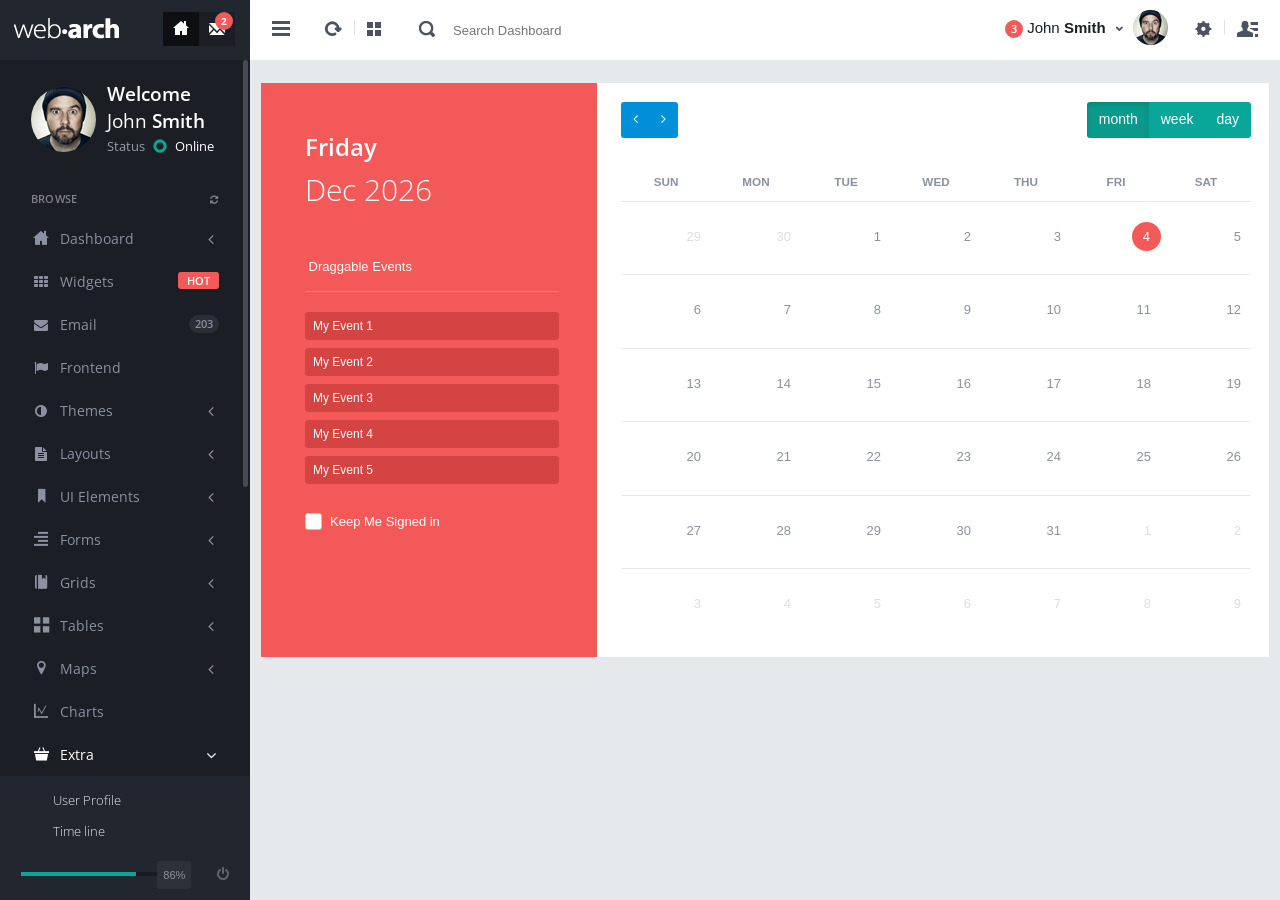
<file: HTML/calender.html>
<!DOCTYPE html>
<html>
<head>
<meta http-equiv="content-type" content="text/html;charset=UTF-8" />
<meta charset="utf-8" />
<title>Webarch - Responsive Admin Dashboard</title>
<meta name="viewport" content="width=device-width, initial-scale=1.0, maximum-scale=1.0, user-scalable=no" />
<meta content="" name="description" />
<meta content="" name="author" />
<link href="assets/plugins/pace/pace-theme-flash.css" rel="stylesheet" type="text/css" media="screen"/>
<link href="assets/plugins/fullcalendar/fullcalendar.css" rel="stylesheet" type="text/css" media="screen"/>
<!-- BEGIN CORE CSS FRAMEWORK -->
<link href="assets/plugins/boostrapv3/css/bootstrap.min.css" rel="stylesheet" type="text/css"/>
<link href="assets/plugins/boostrapv3/css/bootstrap-theme.min.css" rel="stylesheet" type="text/css"/>
<link href="assets/plugins/font-awesome/css/font-awesome.css" rel="stylesheet" type="text/css"/>
<link href="assets/css/animate.min.css" rel="stylesheet" type="text/css"/>
<link href="assets/plugins/jquery-scrollbar/jquery.scrollbar.css" rel="stylesheet" type="text/css"/>
<!-- END CORE CSS FRAMEWORK -->

<!-- BEGIN CSS TEMPLATE -->
<link href="assets/css/style.css" rel="stylesheet" type="text/css"/>
<link href="assets/css/responsive.css" rel="stylesheet" type="text/css"/>
<link href="assets/css/custom-icon-set.css" rel="stylesheet" type="text/css"/>
<!-- END CSS TEMPLATE -->
</head>
<!-- END HEAD -->
<!-- BEGIN BODY -->
<body class="">
<!-- BEGIN HEADER -->
<div class="header navbar navbar-inverse ">
    <!-- BEGIN TOP NAVIGATION BAR -->
    <div class="navbar-inner">
        <div class="header-seperation">
            <ul class="nav pull-left notifcation-center" id="main-menu-toggle-wrapper" style="display:none">
                <li class="dropdown"> <a id="main-menu-toggle" href="#main-menu"  class="" > <div class="iconset top-menu-toggle-white"></div> </a> </li>
            </ul>
            <!-- BEGIN LOGO -->
            <a href="index.html"><img src="assets/img/logo.png" class="logo" alt=""  data-src="assets/img/logo.png" data-src-retina="assets/img/logo2x.png" width="106" height="21"/></a>
            <!-- END LOGO -->
            <ul class="nav pull-right notifcation-center">
                <li class="dropdown" id="header_task_bar"> <a href="index.html" class="dropdown-toggle active" data-toggle=""> <div class="iconset top-home"></div> </a> </li>
                <li class="dropdown" id="header_inbox_bar" > <a href="email.html" class="dropdown-toggle" > <div class="iconset top-messages"></div>  <span class="badge" id="msgs-badge">2</span> </a></li>
                <li class="dropdown" id="portrait-chat-toggler" style="display:none"> <a href="#sidr" class="chat-menu-toggle"> <div class="iconset top-chat-white "></div> </a> </li>
            </ul>
        </div>
        <!-- END RESPONSIVE MENU TOGGLER -->
        <div class="header-quick-nav" >
            <!-- BEGIN TOP NAVIGATION MENU -->
            <div class="pull-left">
                <ul class="nav quick-section">
                    <li class="quicklinks"> <a href="#" class="" id="layout-condensed-toggle" >
                        <div class="iconset top-menu-toggle-dark"></div>
                    </a> </li>
                </ul>
                <ul class="nav quick-section">
                    <li class="quicklinks"> <a href="#" class="" >
                        <div class="iconset top-reload"></div>
                    </a> </li>
                    <li class="quicklinks"> <span class="h-seperate"></span></li>
                    <li class="quicklinks"> <a href="#" class="" >
                        <div class="iconset top-tiles"></div>
                    </a> </li>
                    <li class="m-r-10 input-prepend inside search-form no-boarder">
                        <span class="add-on"> <span class="iconset top-search"></span></span>
                        <input name="" type="text"  class="no-boarder " placeholder="Search Dashboard" style="width:250px;">
                    </li>
                </ul>
            </div>
            <!-- END TOP NAVIGATION MENU -->
            <!-- BEGIN CHAT TOGGLER -->
            <div class="pull-right">
                <div class="chat-toggler">
                    <a href="#" class="dropdown-toggle" id="my-task-list" data-placement="bottom"  data-content='' data-toggle="dropdown" data-original-title="Notifications">
                        <div class="user-details">
                            <div class="username">
                                <span class="badge badge-important">3</span>
                                John <span class="bold">Smith</span>
                            </div>
                        </div>
                        <div class="iconset top-down-arrow"></div>
                    </a>
                    <div id="notification-list" style="display:none">
                        <div style="width:300px">
                            <div class="notification-messages info">
                                <div class="user-profile">
                                    <img src="assets/img/profiles/d.jpg"  alt="" data-src="assets/img/profiles/d.jpg" data-src-retina="assets/img/profiles/d2x.jpg" width="35" height="35">
                                </div>
                                <div class="message-wrapper">
                                    <div class="heading">
                                        David Nester - Commented on your wall
                                    </div>
                                    <div class="description">
                                        Meeting postponed to tomorrow
                                    </div>
                                    <div class="date pull-left">
                                        A min ago
                                    </div>
                                </div>
                                <div class="clearfix"></div>
                            </div>
                            <div class="notification-messages danger">
                                <div class="iconholder">
                                    <i class="icon-warning-sign"></i>
                                </div>
                                <div class="message-wrapper">
                                    <div class="heading">
                                        Server load limited
                                    </div>
                                    <div class="description">
                                        Database server has reached its daily capicity
                                    </div>
                                    <div class="date pull-left">
                                        2 mins ago
                                    </div>
                                </div>
                                <div class="clearfix"></div>
                            </div>
                            <div class="notification-messages success">
                                <div class="user-profile">
                                    <img src="assets/img/profiles/h.jpg"  alt="" data-src="assets/img/profiles/h.jpg" data-src-retina="assets/img/profiles/h2x.jpg" width="35" height="35">
                                </div>
                                <div class="message-wrapper">
                                    <div class="heading">
                                        You haveve got 150 messages
                                    </div>
                                    <div class="description">
                                        150 newly unread messages in your inbox
                                    </div>
                                    <div class="date pull-left">
                                        An hour ago
                                    </div>
                                </div>
                                <div class="clearfix"></div>
                            </div>
                        </div>
                    </div>
                    <div class="profile-pic">
                        <img src="assets/img/profiles/avatar_small.jpg"  alt="" data-src="assets/img/profiles/avatar_small.jpg" data-src-retina="assets/img/profiles/avatar_small2x.jpg" width="35" height="35" />
                    </div>
                </div>
                <ul class="nav quick-section ">
                    <li class="quicklinks">
                        <a data-toggle="dropdown" class="dropdown-toggle  pull-right " href="#" id="user-options">
                            <div class="iconset top-settings-dark "></div>
                        </a>
                        <ul class="dropdown-menu  pull-right" role="menu" aria-labelledby="user-options">
                            <li><a href="user-profile.html"> My Account</a>
                            </li>
                            <li><a href="calender.html">My Calendar</a>
                            </li>
                            <li><a href="email.html"> My Inbox&nbsp;&nbsp;<span class="badge badge-important animated bounceIn">2</span></a>
                            </li>
                            <li class="divider"></li>
                            <li><a href="login.html"><i class="fa fa-power-off"></i>&nbsp;&nbsp;Log Out</a></li>
                        </ul>
                    </li>
                    <li class="quicklinks"> <span class="h-seperate"></span></li>
                    <li class="quicklinks">
                        <a id="chat-menu-toggle" href="#sidr" class="chat-menu-toggle" ><div class="iconset top-chat-dark "><span class="badge badge-important hide" id="chat-message-count">1</span></div>
                        </a>
                        <div class="simple-chat-popup chat-menu-toggle hide" >
                            <div class="simple-chat-popup-arrow"></div><div class="simple-chat-popup-inner">
                            <div style="width:100px">
                                <div class="semi-bold">David Nester</div>
                                <div class="message">Hey you there </div>
                            </div>
                        </div>
                        </div>
                    </li>
                </ul>
            </div>
            <!-- END CHAT TOGGLER -->
        </div>
        <!-- END TOP NAVIGATION MENU -->

    </div>
    <!-- END TOP NAVIGATION BAR -->
</div>
<!-- END HEADER -->
<!-- BEGIN CONTAINER -->
<div class="page-container row-fluid">
   <!-- BEGIN SIDEBAR -->
  <div class="page-sidebar" id="main-menu">
    <!-- BEGIN MINI-PROFILE -->
    <div class="page-sidebar-wrapper scrollbar-dynamic" id="main-menu-wrapper">
      <div class="user-info-wrapper">
        <div class="profile-wrapper"> <img src="assets/img/profiles/avatar.jpg"  alt="" data-src="assets/img/profiles/avatar.jpg" data-src-retina="assets/img/profiles/avatar2x.jpg" width="69" height="69" /> </div>
        <div class="user-info">
          <div class="greeting">Welcome</div>
          <div class="username">John <span class="semi-bold">Smith</span></div>
          <div class="status">Status<a href="#">
            <div class="status-icon green"></div>
            Online</a></div>
        </div>
      </div>
      <!-- END MINI-PROFILE -->
      <!-- BEGIN SIDEBAR MENU -->
      <p class="menu-title">BROWSE <span class="pull-right"><a href="javascript:;"><i class="fa fa-refresh"></i></a></span></p>
      <ul>
        <li class="start"> <a href="index.html"> <i class="icon-custom-home"></i> <span class="title">Dashboard</span> <span class="selected"></span> <span class="arrow"></span> </a> 
		   <ul class="sub-menu">
            <li > <a href="dashboard_v1.html"> Dashboard v1 </a> </li>
            <li class="active"> <a href="index.html "> Dashboard v2 <span class=" label label-info pull-right m-r-30">NEW</span></a></li>
          </ul>
		</li>
        <li class=""> <a href="widgets.html"> <i class="fa fa-th"></i> <span class="title">Widgets</span> <span class="label label-important pull-right ">HOT</span></a> </li>
        <li class=""> <a href="email.html"> <i class="fa fa-envelope"></i> <span class="title">Email</span> <span class=" badge badge-disable pull-right ">203</span></a> </li>
        <li class=""> <a href="../../frontend/index.html"> <i class="fa fa-flag"></i>  <span class="title">Frontend</span></a></li>
        <li class=""> <a href="javascript:;"> <i class="fa fa fa-adjust"></i> <span class="title">Themes</span> <span class="arrow "></span> </a>
        <ul class="sub-menu">
              <li > <a href="theme_coporate.html">Coporate </a> </li>
              <li > <a href="theme_simple.html">Simple</a> </li>
              <li > <a href="theme_elegant.html">Elegant</a> </li>
            </ul>
        </li>    
        <li class=""> <a href="javascript:;"> <i class="fa fa-file-text"></i> <span class="title">Layouts</span> <span class="arrow "></span> </a>
            <ul class="sub-menu">
              <li > <a href="layout_options.html"> Layout Options </a> </li>
              <li > <a href="boxed_layout.html">Boxed Layout </a> </li>
              <li > <a href="boxed_layout_v2.html">Inner Boxed Layout </a> </li>
              <li > <a href="extended_layout.html">Extended Layout</a> </li>
              <li > <a href="RTL.html">RTL Layout</a> </li>
              <li > <a href="horizontal_menu.html">Horizontal Menu</a> </li>
              <li > <a href="horizontal_menu_boxed.html">Horizontal Menu & Boxed</a> </li>            
            </ul>
        </li>            
        <li class=""> <a href="javascript:;"> <i class="icon-custom-ui"></i> <span class="title">UI Elements</span> <span class="arrow "></span> </a>
          <ul class="sub-menu">
            <li > <a href="typography.html"> Typography </a> </li>
            <li > <a href="messages_notifications.html"> Messages & Notifications </a> </li>
            <li > <a href="notifications.html"> Notifications </a> </li>
            <li > <a href="icons.html">Icons</a> </li>
            <li > <a href="buttons.html">Buttons</a> </li>
            <li > <a href="tabs_accordian.html"> Tabs & Accordions </a> </li>
            <li > <a href="sliders.html">Sliders</a> </li>
            <li > <a href="group_list.html">Group list </a> </li>
          </ul>
        </li>
        <li class=""> <a href="javascript:;"> <i class="icon-custom-form"></i> <span class="title">Forms</span> <span class="arrow"></span> </a>
          <ul class="sub-menu">
            <li > <a href="form_elements.html">Form Elements </a> </li>
            <li > <a href="form_validations.html">Form Validations</a> </li>
          </ul>
        </li>
        <li class=""> <a href="javascript:;"> <i class="icon-custom-portlets"></i> <span class="title">Grids</span> <span class="arrow"></span> </a>
          <ul class="sub-menu">
            <li > <a href="grids_simple.html">Simple Grids</a> </li>
            <li > <a href="grids_draggable.html">Draggable Grids </a> </li>
          </ul>
        </li>
        <li class=""> <a href="javascript:;"> <i class="icon-custom-thumb"></i> <span class="title">Tables</span> <span class="arrow"></span> </a>
          <ul class="sub-menu">
            <li > <a href="tables.html"> Basic Tables </a> </li>
            <li > <a href="datatables.html"> Data Tables </a> </li>
          </ul>
        </li>
        <li > <a href="javascript:;"> <i class="icon-custom-map"></i> <span class="title">Maps</span> <span class="arrow "></span> </a>
          <ul class="sub-menu">
            <li > <a href="google_map.html"> Google Maps </a> </li>
            <li > <a href="vector_map.html"> Vector Maps </a> </li>
          </ul>
        </li>
        <li class=""> <a href="charts.html"> <i class="icon-custom-chart"></i> <span class="title">Charts</span> </a> </li>
        <li class="active open"> <a href="javascript:;"> <i class="icon-custom-extra"></i> <span class="title">Extra</span> <span class="arrow open"></span> </a>
          <ul class="sub-menu">
            <li > <a href="user-profile.html"> User Profile </a> </li>
            <li > <a href="time_line.html"> Time line </a> </li>
            <li > <a href="support_ticket.html"> Support Ticket </a> </li>
            <li > <a href="gallery.html"> Gallery</a> </li>
            <li class="active"><a href="calender.html"> Calendar</a> </li>
            <li > <a href="search_results.html"> Search Results </a> </li>
            <li > <a href="invoice.html"> Invoice </a> </li>
            <li > <a href="404.html"> 404 Page </a> </li>
            <li > <a href="500.html"> 500 Page </a> </li>
            <li > <a href="blank_template.html"> Blank Page </a> </li>
            <li > <a href="login.html"> Login </a> </li>
            <li > <a href="login_v2.html">Login v2</a> </li>
            <li > <a href="lockscreen.html"> Lockscreen </a> </li>
          </ul>
        </li>
        <li class=""> <a href="javascript:;"> <i class="fa fa-folder-open"></i> <span class="title">Menu Levels</span> <span class="arrow "></span> </a>
          <ul class="sub-menu">
            <li > <a href="javascript:;"> Level 1 </a> </li>
            <li > <a href="javascript:;"> <span class="title">Level 2</span> <span class="arrow "></span> </a>
              <ul class="sub-menu">
                <li > <a href="javascript:;"> Sub Menu </a> </li>
                <li > <a href="javascript:;"> Sub Menu </a> </li>
              </ul>
            </li>
          </ul>
        </li>
        <li class="hidden-lg hidden-md hidden-xs" id="more-widgets" > <a href="javascript:;"> <i class="fa fa-plus"></i></a>
          <ul class="sub-menu">
            <li class="side-bar-widgets">
              <p class="menu-title">FOLDER <span class="pull-right"><a href="#" class="create-folder"><i class="icon-plus"></i></a></span></p>
              <ul class="folders" >
                <li><a href="#">
                  <div class="status-icon green"></div>
                  My quick tasks </a> </li>
                <li><a href="#">
                  <div class="status-icon red"></div>
                  To do list </a> </li>
                <li><a href="#">
                  <div class="status-icon blue"></div>
                  Projects </a> </li>
                <li class="folder-input" style="display:none">
                  <input type="text" placeholder="Name of folder" class="no-boarder folder-name" name="" id="folder-name">
                </li>
              </ul>
              <p class="menu-title">PROJECTS </p>
              <div class="status-widget">
                <div class="status-widget-wrapper">
                  <div class="title">Freelancer<a href="#" class="remove-widget"><i class="icon-custom-cross"></i></a></div>
                  <p>Redesign home page</p>
                </div>
              </div>
              <div class="status-widget">
                <div class="status-widget-wrapper">
                  <div class="title">envato<a href="#" class="remove-widget"><i class="icon-custom-cross"></i></a></div>
                  <p>Statistical report</p>
                </div>
              </div>
            </li>
          </ul>
        </li>
      </ul>
      <div class="side-bar-widgets">
        <p class="menu-title">FOLDER <span class="pull-right"><a href="#" class="create-folder"> <i class="fa fa-plus"></i></a></span></p>
        <ul class="folders" >
          <li><a href="#">
            <div class="status-icon green"></div>
            My quick tasks </a> </li>
          <li><a href="#">
            <div class="status-icon red"></div>
            To do list </a> </li>
          <li><a href="#">
            <div class="status-icon blue"></div>
            Projects </a> </li>
          <li class="folder-input" style="display:none">
            <input type="text" placeholder="Name of folder" class="no-boarder folder-name" name="" >
          </li>
        </ul>
        <p class="menu-title">PROJECTS </p>
        <div class="status-widget">
          <div class="status-widget-wrapper">
            <div class="title">Freelancer<a href="#" class="remove-widget"><i class="icon-custom-cross"></i></a></div>
            <p>Redesign home page</p>
          </div>
        </div>
        <div class="status-widget">
          <div class="status-widget-wrapper">
            <div class="title">envato<a href="#" class="remove-widget"><i class="icon-custom-cross"></i></a></div>
            <p>Statistical report</p>
          </div>
        </div>
      </div>
      <div class="clearfix"></div>
      <!-- END SIDEBAR MENU -->
    </div>
  </div>
  <a href="#" class="scrollup">Scroll</a>
   <div class="footer-widget">		
	<div class="progress transparent progress-small no-radius no-margin">
		<div data-percentage="79%" class="progress-bar progress-bar-success animate-progress-bar" ></div>		
	</div>
	<div class="pull-right">
		<div class="details-status">
		<span data-animation-duration="560" data-value="86" class="animate-number"></span>%
	</div>	
	<a href="lockscreen.html"><i class="fa fa-power-off"></i></a></div>
  </div>
  <!-- END SIDEBAR --> 
  <!-- BEGIN PAGE CONTAINER-->
  <div class="page-content">
    <!-- BEGIN SAMPLE PORTLET CONFIGURATION MODAL FORM-->
    <div id="portlet-config" class="modal hide">
      <div class="modal-header">
        <button data-dismiss="modal" class="close" type="button"></button>
        <h3>Widget Settings</h3>
      </div>
      <div class="modal-body"> Widget settings form goes here </div>
    </div>
    <div class="clearfix"></div>
    <div class="content">
      <div class="row" style="max-height:600px;">
        <div class="tiles row tiles-container red no-padding">
          <div class="col-md-4 tiles red no-padding">
            <div class="tiles-body">
              <div class="calender-options-wrapper">
                <h3 class="text-white semi-bold" id="calender-current-day"></h3>
                <h2 class="text-white" id="calender-current-date"></h2>
                <div id='external-events' class="hide-inphone events-wrapper">
                  <div class="events-heading">&nbsp;Draggable Events</div>
                  <div class='external-event'>My Event 1</div>
                  <div class='external-event'>My Event 2</div>
                  <div class='external-event'>My Event 3</div>
                  <div class='external-event'>My Event 4</div>
                  <div class='external-event'>My Event 5</div>
				  
                  <div class="checkbox check-default p-t-20">
                    <input type="checkbox" value="1" id='drop-remove'>
                    <label for="drop-remove">Keep Me Signed in</label>
                  </div>
                 
                </div>
              </div>
            </div>
          </div>
          <div class="col-md-8 tiles white no-padding">
            <div class="tiles-body">
              <div class="full-calender-header">
                <div class="pull-left">
                  <div class="btn-group ">
                    <button class="btn btn-success" id="calender-prev"><i class="fa fa-angle-left"></i></button>
                    <button class="btn btn-success" id="calender-next"><i class="fa fa-angle-right"></i></button>
                  </div>
                </div>
                <div class="pull-right">
                  <div data-toggle="buttons-radio" class="btn-group">
                    <button class="btn btn-primary active" type="button" id="change-view-month">month</button>
                    <button class="btn btn-primary " type="button" id="change-view-week">week</button>
                    <button class="btn btn-primary" type="button" id="change-view-day">day</button>
                  </div>
                </div>
                <div class="clearfix"></div>
              </div>
              <div id='calendar'></div>
            </div>
          </div>
        </div>
      </div>
      <br>
    </div>
  </div>
<!-- BEGIN CHAT --> 
<div class="chat-window-wrapper">
	<div id="main-chat-wrapper" class="inner-content">
        <div class="chat-window-wrapper scroller scrollbar-dynamic" id="chat-users" >
            <div class="chat-header">	
            <div class="pull-left">
                <input type="text" placeholder="search">
            </div>		
                <div class="pull-right">
                    <a href="#" class="" ><div class="iconset top-settings-dark "></div> </a>
                </div>			
            </div>	
            <div class="side-widget">
               <div class="side-widget-title">group chats</div>
                <div class="side-widget-content">
                 <div id="groups-list">
                    <ul class="groups" >
                        <li><a href="#"><div class="status-icon green"></div>Office work</a></li>
                        <li><a href="#"><div class="status-icon green"></div>Personal vibes</a></li>
                    </ul>
                </div>
                </div>
            </div>
            <div class="side-widget fadeIn">
               <div class="side-widget-title">favourites</div>
               <div id="favourites-list">
                <div class="side-widget-content" >
                    <div class="user-details-wrapper active" data-chat-status="online" data-chat-user-pic="assets/img/profiles/d.jpg" data-chat-user-pic-retina="assets/img/profiles/d2x.jpg" data-user-name="Jane Smith">
                        <div class="user-profile">
                            <img src="assets/img/profiles/d.jpg"  alt="" data-src="assets/img/profiles/d.jpg" data-src-retina="assets/img/profiles/d2x.jpg" width="35" height="35">
                        </div>
                        <div class="user-details">
                            <div class="user-name">
                            Jane Smith
                            </div>
                            <div class="user-more">
                            Hello you there?
                            </div>
                        </div>
                        <div class="user-details-status-wrapper">
                            <span class="badge badge-important">3</span>
                        </div>
                        <div class="user-details-count-wrapper">
                            <div class="status-icon green"></div>
                        </div>
                        <div class="clearfix"></div>
                    </div>	
                    <div class="user-details-wrapper" data-chat-status="busy" data-chat-user-pic="assets/img/profiles/d.jpg" data-chat-user-pic-retina="assets/img/profiles/d2x.jpg" data-user-name="David Nester">
                        <div class="user-profile">
                            <img src="assets/img/profiles/c.jpg"  alt="" data-src="assets/img/profiles/c.jpg" data-src-retina="assets/img/profiles/c2x.jpg" width="35" height="35">
                        </div>
                        <div class="user-details">
                            <div class="user-name">
                            David Nester
                            </div>
                            <div class="user-more">
                            Busy, Do not disturb
                            </div>
                        </div>
                        <div class="user-details-status-wrapper">
                            <div class="clearfix"></div>
                        </div>
                        <div class="user-details-count-wrapper">
                            <div class="status-icon red"></div>
                        </div>
                        <div class="clearfix"></div>
                    </div>					
                </div>
                </div>
            </div>
            <div class="side-widget">
               <div class="side-widget-title">more friends</div>
                 <div class="side-widget-content" id="friends-list">
                    <div class="user-details-wrapper" data-chat-status="online" data-chat-user-pic="assets/img/profiles/d.jpg" data-chat-user-pic-retina="assets/img/profiles/d2x.jpg" data-user-name="Jane Smith">
                        <div class="user-profile">
                            <img src="assets/img/profiles/d.jpg"  alt="" data-src="assets/img/profiles/d.jpg" data-src-retina="assets/img/profiles/d2x.jpg" width="35" height="35">
                        </div>
                        <div class="user-details">
                            <div class="user-name">
                            Jane Smith
                            </div>
                            <div class="user-more">
                            Hello you there?
                            </div>
                        </div>
                        <div class="user-details-status-wrapper">

                        </div>
                        <div class="user-details-count-wrapper">
                            <div class="status-icon green"></div>
                        </div>
                        <div class="clearfix"></div>
                    </div>	
                    <div class="user-details-wrapper" data-chat-status="busy" data-chat-user-pic="assets/img/profiles/d.jpg" data-chat-user-pic-retina="assets/img/profiles/d2x.jpg" data-user-name="David Nester">
                        <div class="user-profile">
                            <img src="assets/img/profiles/h.jpg"  alt="" data-src="assets/img/profiles/h.jpg" data-src-retina="assets/img/profiles/h2x.jpg" width="35" height="35">
                        </div>
                        <div class="user-details">
                            <div class="user-name">
                            David Nester
                            </div>
                            <div class="user-more">
                            Busy, Do not disturb
                            </div>
                        </div>
                        <div class="user-details-status-wrapper">
                            <div class="clearfix"></div>
                        </div>
                        <div class="user-details-count-wrapper">
                            <div class="status-icon red"></div>
                        </div>
                        <div class="clearfix"></div>
                    </div>		
                    <div class="user-details-wrapper" data-chat-status="online" data-chat-user-pic="assets/img/profiles/d.jpg" data-chat-user-pic-retina="assets/img/profiles/d2x.jpg" data-user-name="Jane Smith">
                        <div class="user-profile">
                            <img src="assets/img/profiles/c.jpg"  alt="" data-src="assets/img/profiles/c.jpg" data-src-retina="assets/img/profiles/c2x.jpg" width="35" height="35">
                        </div>
                        <div class="user-details">
                            <div class="user-name">
                            Jane Smith
                            </div>
                            <div class="user-more">
                            Hello you there?
                            </div>
                        </div>
                        <div class="user-details-status-wrapper">

                        </div>
                        <div class="user-details-count-wrapper">
                            <div class="status-icon green"></div>
                        </div>
                        <div class="clearfix"></div>
                    </div>	
                    <div class="user-details-wrapper" data-chat-status="busy" data-chat-user-pic="assets/img/profiles/d.jpg" data-chat-user-pic-retina="assets/img/profiles/d2x.jpg" data-user-name="David Nester">
                        <div class="user-profile">
                            <img src="assets/img/profiles/h.jpg"  alt="" data-src="assets/img/profiles/h.jpg" data-src-retina="assets/img/profiles/h2x.jpg" width="35" height="35">
                        </div>
                        <div class="user-details">
                            <div class="user-name">
                            David Nester
                            </div>
                            <div class="user-more">
                            Busy, Do not disturb
                            </div>
                        </div>
                        <div class="user-details-status-wrapper">
                            <div class="clearfix"></div>
                        </div>
                        <div class="user-details-count-wrapper">
                            <div class="status-icon red"></div>
                        </div>
                        <div class="clearfix"></div>
                    </div>				
                </div>		
            </div>
        </div>

        <div class="chat-window-wrapper" id="messages-wrapper" style="display:none">
        <div class="chat-header">	
            <div class="pull-left">
                <input type="text" placeholder="search">
            </div>		
                <div class="pull-right">
                    <a href="#" class="" ><div class="iconset top-settings-dark "></div> </a>
                </div>					
            </div>
        <div class="clearfix"></div>	
        <div class="chat-messages-header">
        <div class="status online"></div><span class="semi-bold">Jane Smith(Typing..)</span>
        <a href="#" class="chat-back"><i class="icon-custom-cross"></i></a>
        </div>
        <div class="chat-messages scrollbar-dynamic clearfix">
            <div class="inner-scroll-content clearfix">
            <div class="sent_time">Yesterday 11:25pm</div>
            <div class="user-details-wrapper " >
                <div class="user-profile">
                    <img src="assets/img/profiles/d.jpg"  alt="" data-src="assets/img/profiles/d.jpg" data-src-retina="assets/img/profiles/d2x.jpg" width="35" height="35">
                </div>
                <div class="user-details">
                  <div class="bubble">	
                        Hello, You there?
                   </div>
                </div>					
                <div class="clearfix"></div>
               <div class="sent_time off">Yesterday 11:25pm</div>
            </div>		
            <div class="user-details-wrapper ">
                <div class="user-profile">
                    <img src="assets/img/profiles/d.jpg"  alt="" data-src="assets/img/profiles/d.jpg" data-src-retina="assets/img/profiles/d2x.jpg" width="35" height="35">
                </div>
                <div class="user-details">
                  <div class="bubble">	
                        How was the meeting?
                   </div>
                </div>					
                <div class="clearfix"></div>
                <div class="sent_time off">Yesterday 11:25pm</div>
            </div>
            <div class="user-details-wrapper ">
                <div class="user-profile">
                    <img src="assets/img/profiles/d.jpg"  alt="" data-src="assets/img/profiles/d.jpg" data-src-retina="assets/img/profiles/d2x.jpg" width="35" height="35">
                </div>
                <div class="user-details">
                  <div class="bubble">	
                        Let me know when you free
                   </div>
                </div>					
                <div class="clearfix"></div>
                <div class="sent_time off">Yesterday 11:25pm</div>
            </div>
            <div class="sent_time ">Today 11:25pm</div>
            <div class="user-details-wrapper pull-right">
                <div class="user-details">
                  <div class="bubble sender">	
                        Let me know when you free
                   </div>
                </div>					
                <div class="clearfix"></div>
                <div class="sent_time off">Sent On Tue, 2:45pm</div>
            </div>		
        </div>
        </div>
        <div class="chat-input-wrapper" style="display:none">
            <textarea id="chat-message-input" rows="1" placeholder="Type your message"></textarea>
        </div>
        <div class="clearfix"></div>
        </div>
    </div>
</div>
<!-- END CHAT -->
</div>
<!-- END CONTAINER -->

<!-- BEGIN CORE JS FRAMEWORK-->
<script src="assets/plugins/jquery-1.8.3.min.js" type="text/javascript"></script>
<script src="assets/plugins/jquery-ui/jquery-ui-1.10.1.custom.min.js" type="text/javascript"></script>
<script src="assets/plugins/bootstrap/js/bootstrap.min.js" type="text/javascript"></script>
<script src="assets/plugins/breakpoints.js" type="text/javascript"></script>
<script src="assets/plugins/jquery-unveil/jquery.unveil.min.js" type="text/javascript"></script>
<script src="assets/plugins/jquery-block-ui/jqueryblockui.js" type="text/javascript"></script> 
<!-- END CORE JS FRAMEWORK -->
<!-- BEGIN PAGE LEVEL JS -->
<script src="assets/plugins/pace/pace.min.js" type="text/javascript"></script>
<script src="assets/plugins/jquery-scrollbar/jquery.scrollbar.min.js" type="text/javascript"></script>
<script src="assets/plugins/jquery-numberAnimate/jquery.animateNumbers.js" type="text/javascript"></script>
<script src="assets/plugins/jquery-ui-touch/jquery.ui.touch-punch.min.js" type="text/javascript"></script>
<script src="assets/plugins/fullcalendar/fullcalendar.min.js"></script>
<!-- END PAGE LEVEL PLUGINS -->
<!-- PAGE JS -->
<script src="assets/js/calender.js" type="text/javascript"></script>
<!-- BEGIN CORE TEMPLATE JS -->
<script src="assets/js/core.js" type="text/javascript"></script>
<script src="assets/js/chat.js" type="text/javascript"></script> 
<script src="assets/js/demo.js" type="text/javascript"></script>
<!-- END CORE TEMPLATE JS -->
</body>
</html>
</file>
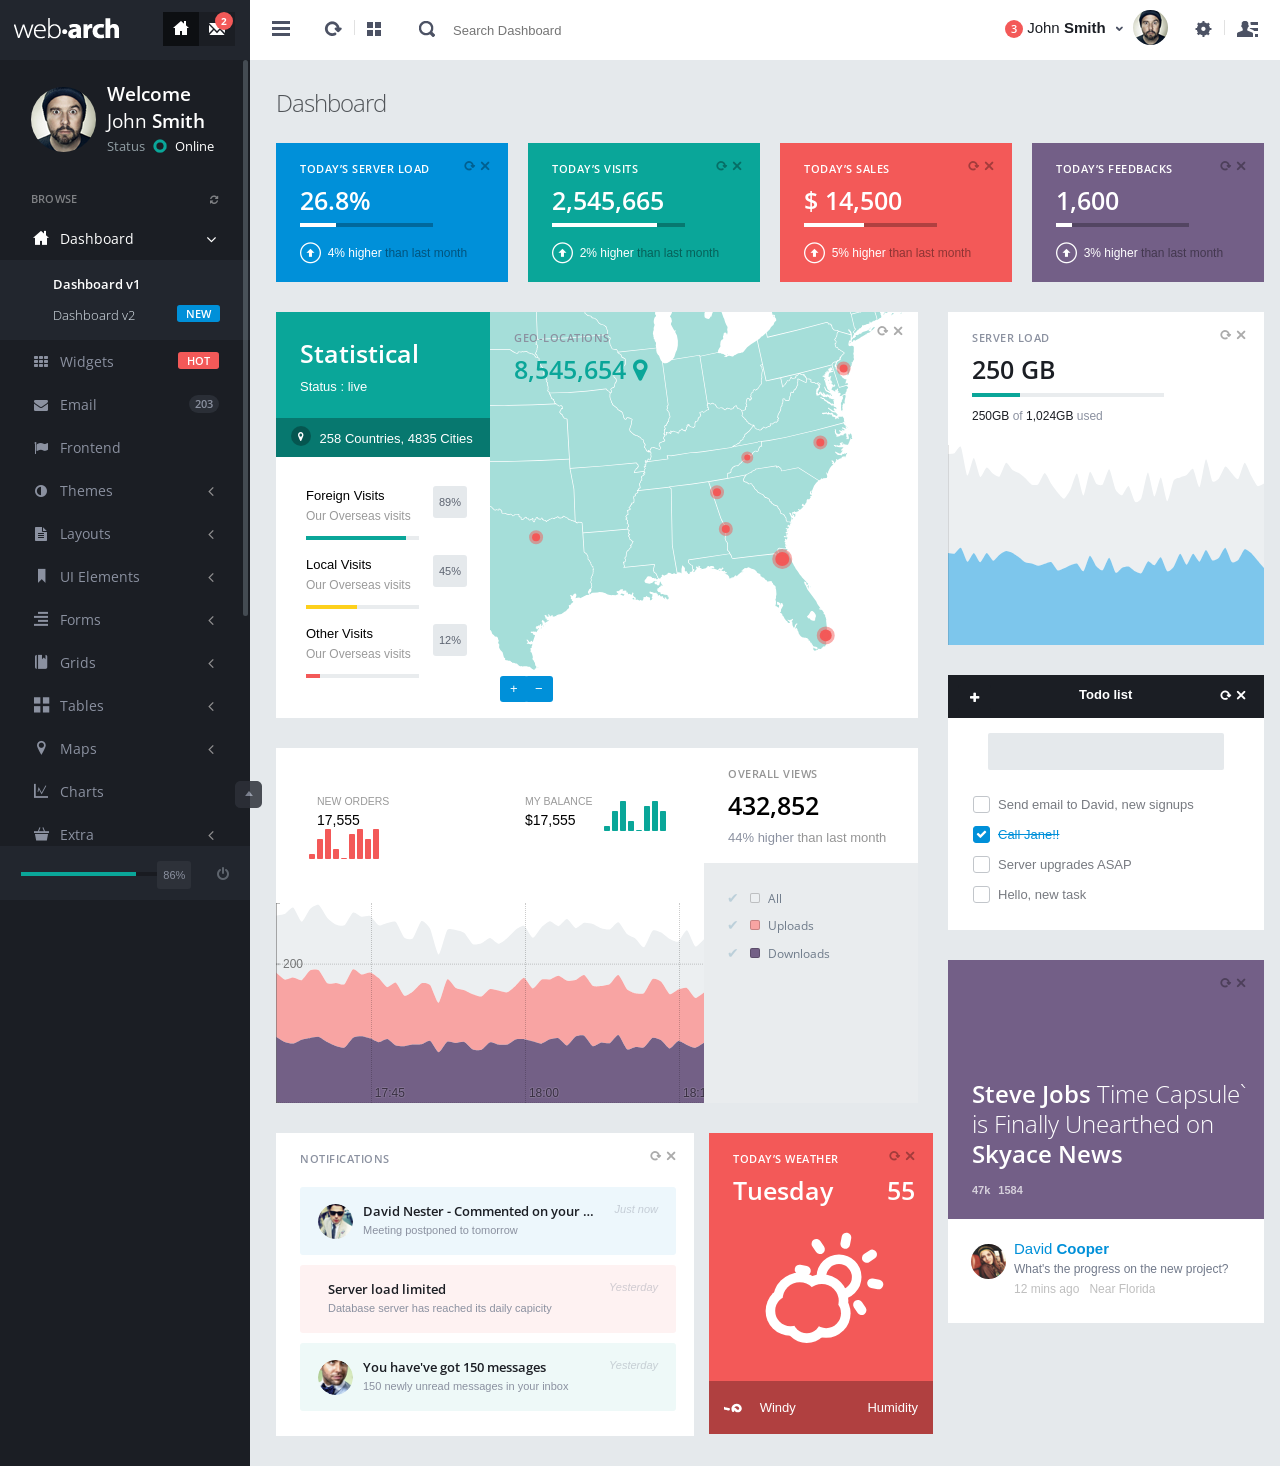
<file: HTML/dashboard_v1.html>
<!DOCTYPE html>
<html>
<head>
<meta http-equiv="content-type" content="text/html;charset=UTF-8" />
<meta charset="utf-8" />
<title>Webarch - Responsive Admin Dashboard</title>
<meta name="viewport" content="width=device-width, initial-scale=1.0, maximum-scale=1.0, user-scalable=no" />
<meta content="" name="description" />
<meta content="" name="author" />
<!-- BEGIN PLUGIN CSS -->
<link href="assets/plugins/pace/pace-theme-flash.css" rel="stylesheet" type="text/css" media="screen"/>
<link href="assets/plugins/gritter/css/jquery.gritter.css" rel="stylesheet" type="text/css"/>
<link href="assets/plugins/bootstrap-datepicker/css/datepicker.css" rel="stylesheet" type="text/css" />
<link rel="stylesheet" href="assets/plugins/jquery-ricksaw-chart/css/rickshaw.css" type="text/css" media="screen" >
<link rel="stylesheet" href="assets/plugins/jquery-morris-chart/css/morris.css" type="text/css" media="screen">
<link href="assets/plugins/bootstrap-select2/select2.css" rel="stylesheet" type="text/css" media="screen"/>
<link href="assets/plugins/jquery-jvectormap/css/jquery-jvectormap-1.2.2.css" rel="stylesheet" type="text/css" media="screen"/>
<!-- END PLUGIN CSS -->
<!-- BEGIN CORE CSS FRAMEWsORK -->
<link href="assets/plugins/boostrapv3/css/bootstrap.min.css" rel="stylesheet" type="text/css"/>
<link href="assets/plugins/boostrapv3/css/bootstrap-theme.min.css" rel="stylesheet" type="text/css"/>
<link href="assets/plugins/font-awesome/css/font-awesome.css" rel="stylesheet" type="text/css"/>
<link href="assets/css/animate.min.css" rel="stylesheet" type="text/css"/>
<link href="assets/plugins/jquery-scrollbar/jquery.scrollbar.css" rel="stylesheet" type="text/css"/>
<!-- END CORE CSS FRAMEWORK -->

<!-- BEGIN CSS TEMPLATE -->
<link href="assets/css/style.css" rel="stylesheet" type="text/css"/>
<link href="assets/css/responsive.css" rel="stylesheet" type="text/css"/>
<link href="assets/css/custom-icon-set.css" rel="stylesheet" type="text/css"/>
<!-- END CSS TEMPLATE -->
</head>
<!-- END HEAD -->
<!-- BEGIN BODY -->
<body class="">
<!-- BEGIN HEADER -->
<div class="header navbar navbar-inverse ">
  <!-- BEGIN TOP NAVIGATION BAR -->
  <div class="navbar-inner">
    <div class="header-seperation">
      <ul class="nav pull-left notifcation-center" id="main-menu-toggle-wrapper" style="display:none">
        <li class="dropdown"> <a id="main-menu-toggle" href="#main-menu"  class="" >
          <div class="iconset top-menu-toggle-white"></div>
          </a> </li>
      </ul>
      <!-- BEGIN LOGO -->
      <a href="index.html"><img src="assets/img/logo.png" class="logo" alt=""  data-src="assets/img/logo.png" data-src-retina="assets/img/logo2x.png" width="106" height="21"/></a>
      <!-- END LOGO -->
      <ul class="nav pull-right notifcation-center">
        <li class="dropdown" id="header_task_bar"> <a href="index.html" class="dropdown-toggle active" data-toggle="">
          <div class="iconset top-home"></div>
          </a> </li>
        <li class="dropdown" id="header_inbox_bar" > <a href="email.html" class="dropdown-toggle" >
          <div class="iconset top-messages"></div>
          <span class="badge" id="msgs-badge">2</span> </a></li>
        <li class="dropdown" id="portrait-chat-toggler" style="display:none"> <a href="#sidr" class="chat-menu-toggle">
          <div class="iconset top-chat-white "></div>
          </a> </li>
      </ul>
    </div>
    <!-- END RESPONSIVE MENU TOGGLER -->
    <div class="header-quick-nav" >
      <!-- BEGIN TOP NAVIGATION MENU -->
      <div class="pull-left">
        <ul class="nav quick-section">
          <li class="quicklinks"> <a href="#" class="" id="layout-condensed-toggle" >
            <div class="iconset top-menu-toggle-dark"></div>
            </a> </li>
        </ul>
        <ul class="nav quick-section">
          <li class="quicklinks"> <a href="#" class="" >
            <div class="iconset top-reload"></div>
            </a> </li>
          <li class="quicklinks"> <span class="h-seperate"></span></li>
          <li class="quicklinks"> <a href="#" class="" >
            <div class="iconset top-tiles"></div>
            </a> </li>
          <li class="m-r-10 input-prepend inside search-form no-boarder"> <span class="add-on"> <span class="iconset top-search"></span></span>
            <input name="" type="text"  class="no-boarder " placeholder="Search Dashboard" style="width:250px;">
          </li>
        </ul>
      </div>
      <!-- END TOP NAVIGATION MENU -->
      <!-- BEGIN CHAT TOGGLER -->
      <div class="pull-right">
        <div class="chat-toggler"> <a href="#" class="dropdown-toggle" id="my-task-list" data-placement="bottom"  data-content='' data-toggle="dropdown" data-original-title="Notifications">
          <div class="user-details">
            <div class="username"> <span class="badge badge-important">3</span> John <span class="bold">Smith</span> </div>
          </div>
          <div class="iconset top-down-arrow"></div>
          </a>
          <div id="notification-list" style="display:none">
            <div style="width:300px">
              <div class="notification-messages info">
                <div class="user-profile"> <img src="assets/img/profiles/d.jpg"  alt="" data-src="assets/img/profiles/d.jpg" data-src-retina="assets/img/profiles/d2x.jpg" width="35" height="35"> </div>
                <div class="message-wrapper">
                  <div class="heading"> David Nester - Commented on your wall </div>
                  <div class="description"> Meeting postponed to tomorrow </div>
                  <div class="date pull-left"> A min ago </div>
                </div>
                <div class="clearfix"></div>
              </div>
              <div class="notification-messages danger">
                <div class="iconholder"> <i class="icon-warning-sign"></i> </div>
                <div class="message-wrapper">
                  <div class="heading"> Server load limited </div>
                  <div class="description"> Database server has reached its daily capicity </div>
                  <div class="date pull-left"> 2 mins ago </div>
                </div>
                <div class="clearfix"></div>
              </div>
              <div class="notification-messages success">
                <div class="user-profile"> <img src="assets/img/profiles/h.jpg"  alt="" data-src="assets/img/profiles/h.jpg" data-src-retina="assets/img/profiles/h2x.jpg" width="35" height="35"> </div>
                <div class="message-wrapper">
                  <div class="heading"> You haveve got 150 messages </div>
                  <div class="description"> 150 newly unread messages in your inbox </div>
                  <div class="date pull-left"> An hour ago </div>
                </div>
                <div class="clearfix"></div>
              </div>
            </div>
          </div>
          <div class="profile-pic"> <img src="assets/img/profiles/avatar_small.jpg"  alt="" data-src="assets/img/profiles/avatar_small.jpg" data-src-retina="assets/img/profiles/avatar_small2x.jpg" width="35" height="35" /> </div>
        </div>
        <ul class="nav quick-section ">
          <li class="quicklinks"> <a data-toggle="dropdown" class="dropdown-toggle  pull-right " href="#" id="user-options">
            <div class="iconset top-settings-dark "></div>
            </a>
            <ul class="dropdown-menu  pull-right" role="menu" aria-labelledby="user-options">
              <li><a href="user-profile.html"> My Account</a> </li>
              <li><a href="calender.html">My Calendar</a> </li>
              <li><a href="email.html"> My Inbox&nbsp;&nbsp;<span class="badge badge-important animated bounceIn">2</span></a> </li>
              <li class="divider"></li>
              <li><a href="login.html"><i class="fa fa-power-off"></i>&nbsp;&nbsp;Log Out</a></li>
            </ul>
          </li>
          <li class="quicklinks"> <span class="h-seperate"></span></li>
          <li class="quicklinks"> <a id="chat-menu-toggle" href="#sidr" class="chat-menu-toggle" >
            <div class="iconset top-chat-dark "><span class="badge badge-important hide" id="chat-message-count">1</span></div>
            </a>
            <div class="simple-chat-popup chat-menu-toggle hide" >
              <div class="simple-chat-popup-arrow"></div>
              <div class="simple-chat-popup-inner">
                <div style="width:100px">
                  <div class="semi-bold">David Nester</div>
                  <div class="message">Hey you there </div>
                </div>
              </div>
            </div>
          </li>
        </ul>
      </div>
      <!-- END CHAT TOGGLER -->
    </div>
    <!-- END TOP NAVIGATION MENU -->
  </div>
  <!-- END TOP NAVIGATION BAR -->
</div>
<!-- END HEADER -->
<!-- BEGIN CONTAINER -->
<div class="page-container row">
  <!-- BEGIN SIDEBAR -->
  <div class="page-sidebar" id="main-menu">
    <!-- BEGIN MINI-PROFILE -->
    <div class="page-sidebar-wrapper scrollbar-dynamic" id="main-menu-wrapper">
      <div class="user-info-wrapper">
        <div class="profile-wrapper"> <img src="assets/img/profiles/avatar.jpg"  alt="" data-src="assets/img/profiles/avatar.jpg" data-src-retina="assets/img/profiles/avatar2x.jpg" width="69" height="69" /> </div>
        <div class="user-info">
          <div class="greeting">Welcome</div>
          <div class="username">John <span class="semi-bold">Smith</span></div>
          <div class="status">Status<a href="#">
            <div class="status-icon green"></div>
            Online</a></div>
        </div>
      </div>
      <!-- END MINI-PROFILE -->
      <!-- BEGIN SIDEBAR MENU -->
      <p class="menu-title">BROWSE <span class="pull-right"><a href="javascript:;"><i class="fa fa-refresh"></i></a></span></p>
      <ul>
        <li class="start active open "> <a href="index.html"> <i class="icon-custom-home"></i> <span class="title">Dashboard</span> <span class="selected"></span> <span class="arrow open"></span> </a> 
		      <ul class="sub-menu">
            <li class="active"> <a href="dashboard_v1.html"> Dashboard v1 </a> </li>
            <li > <a href="index.html "> Dashboard v2 <span class=" label label-info pull-right m-r-30">NEW</span></a></li>
          </ul>
	     	</li>
        <li class=""> <a href="widgets.html"> <i class="fa fa-th"></i> <span class="title">Widgets</span> <span class="label label-important pull-right ">HOT</span></a> </li>
        <li class=""> <a href="email.html"> <i class="fa fa-envelope"></i> <span class="title">Email</span> <span class=" badge badge-disable pull-right ">203</span></a> </li>
        <li class=""> <a href="../../frontend/index.html"> <i class="fa fa-flag"></i>  <span class="title">Frontend</span></a></li>
        <li class=""> <a href="javascript:;"> <i class="fa fa fa-adjust"></i> <span class="title">Themes</span> <span class="arrow "></span> </a>
            <ul class="sub-menu">
              <li > <a href="theme_coporate.html">Coporate </a> </li>
              <li > <a href="theme_simple.html">Simple</a> </li>
              <li > <a href="theme_elegant.html">Elegant</a> </li>
            </ul>
        </li>    
        <li class=""> <a href="javascript:;"> <i class="fa fa-file-text"></i> <span class="title">Layouts</span> <span class="arrow "></span> </a>
            <ul class="sub-menu">
              <li > <a href="layout_options.html"> Layout Options </a> </li>
              <li > <a href="boxed_layout.html">Boxed Layout </a> </li>
              <li > <a href="boxed_layout_v2.html">Inner Boxed Layout </a> </li>
              <li > <a href="extended_layout.html">Extended Layout</a> </li>
              <li > <a href="RTL.html">RTL Layout</a> </li>
              <li > <a href="horizontal_menu.html">Horizontal Menu</a> </li>
              <li > <a href="horizontal_menu_boxed.html">Horizontal Menu & Boxed</a> </li>               
            </ul>
        </li>         
        <li class=""> <a href="javascript:;"> <i class="icon-custom-ui"></i> <span class="title">UI Elements</span> <span class="arrow "></span> </a>
          <ul class="sub-menu">
            <li > <a href="typography.html"> Typography </a> </li>
            <li > <a href="messages_notifications.html"> Messages & Notifications </a> </li>
            <li > <a href="notifications.html"> Notifications </a> </li>
            <li > <a href="icons.html">Icons</a> </li>
            <li > <a href="buttons.html">Buttons</a> </li>
            <li > <a href="tabs_accordian.html"> Tabs & Accordions </a> </li>
            <li > <a href="sliders.html">Sliders</a> </li>
            <li > <a href="group_list.html">Group list </a> </li>
          </ul>
        </li>
        <li class=""> <a href="javascript:;"> <i class="icon-custom-form"></i> <span class="title">Forms</span> <span class="arrow "></span> </a>
          <ul class="sub-menu">
            <li > <a href="form_elements.html">Form Elements </a> </li>
            <li > <a href="form_validations.html">Form Validations</a> </li>
          </ul>
        </li>
        <li class=""> <a href="javascript:;"> <i class="icon-custom-portlets"></i> <span class="title">Grids</span> <span class="arrow "></span> </a>
          <ul class="sub-menu">
            <li > <a href="grids_simple.html">Simple Grids</a> </li>
            <li > <a href="grids_draggable.html">Draggable Grids </a> </li>
          </ul>
        </li>
        <li class=""> <a href="javascript:;"> <i class="icon-custom-thumb"></i> <span class="title">Tables</span> <span class="arrow "></span> </a>
          <ul class="sub-menu">
            <li > <a href="tables.html"> Basic Tables </a> </li>
            <li > <a href="datatables.html"> Data Tables </a> </li>
          </ul>
        </li>
        <li class=""> <a href="javascript:;"> <i class="icon-custom-map"></i> <span class="title">Maps</span> <span class="arrow "></span> </a>
          <ul class="sub-menu">
            <li > <a href="google_map.html"> Google Maps </a> </li>
            <li > <a href="vector_map.html"> Vector Maps </a> </li>
          </ul>
        </li>
        <li class=""> <a href="charts.html"> <i class="icon-custom-chart"></i> <span class="title">Charts</span> </a> </li>
        <li class=""> <a href="javascript:;"> <i class="icon-custom-extra"></i> <span class="title">Extra</span> <span class="arrow "></span> </a>
          <ul class="sub-menu">
            <li > <a href="user-profile.html"> User Profile </a> </li>
            <li > <a href="time_line.html"> Time line </a> </li>
            <li > <a href="support_ticket.html"> Support Ticket </a> </li>
            <li > <a href="gallery.html"> Gallery</a> </li>
            <li class=""><a href="calender.html"> Calendar</a> </li>
            <li > <a href="search_results.html"> Search Results </a> </li>
            <li > <a href="invoice.html"> Invoice </a> </li>
            <li > <a href="404.html"> 404 Page </a> </li>
            <li > <a href="500.html"> 500 Page </a> </li>
            <li > <a href="blank_template.html"> Blank Page </a> </li>
            <li > <a href="login.html"> Login </a> </li>
            <li > <a href="login_v2.html">Login v2</a> </li>
            <li > <a href="lockscreen.html"> Lockscreen </a> </li>
          </ul>
        </li>
        <li class=""> <a href="javascript:;"> <i class="fa fa-folder-open"></i> <span class="title">Menu Levels</span> <span class="arrow "></span> </a>
          <ul class="sub-menu">
            <li > <a href="javascript:;"> Level 1 </a> </li>
            <li > <a href="javascript:;"> <span class="title">Level 2</span> <span class="arrow "></span> </a>
              <ul class="sub-menu">
                <li > <a href="javascript:;"> Sub Menu </a> </li>
                <li > <a href="ujavascript:;"> Sub Menu </a> </li>
              </ul>
            </li>
          </ul>
        </li>
        <li class="hidden-lg hidden-md hidden-xs" id="more-widgets" > <a href="javascript:;"> <i class="fa fa-plus"></i></a>
          <ul class="sub-menu">
            <li class="side-bar-widgets">
              <p class="menu-title">FOLDER <span class="pull-right"><a href="#" class="create-folder"><i class="icon-plus"></i></a></span></p>
              <ul class="folders" >
                <li><a href="#">
                  <div class="status-icon green"></div>
                  My quick tasks </a> </li>
                <li><a href="#">
                  <div class="status-icon red"></div>
                  To do list </a> </li>
                <li><a href="#">
                  <div class="status-icon blue"></div>
                  Projects </a> </li>
                <li class="folder-input" style="display:none">
                  <input type="text" placeholder="Name of folder" class="no-boarder folder-name" name="" id="folder-name">
                </li>
              </ul>
              <p class="menu-title">PROJECTS </p>
              <div class="status-widget">
                <div class="status-widget-wrapper">
                  <div class="title">Freelancer<a href="#" class="remove-widget"><i class="icon-custom-cross"></i></a></div>
                  <p>Redesign home page</p>
                </div>
              </div>
              <div class="status-widget">
                <div class="status-widget-wrapper">
                  <div class="title">envato<a href="#" class="remove-widget"><i class="icon-custom-cross"></i></a></div>
                  <p>Statistical report</p>
                </div>
              </div>
            </li>
          </ul>
        </li>
      </ul>
      <div class="side-bar-widgets">
        <p class="menu-title">FOLDER <span class="pull-right"><a href="#" class="create-folder"> <i class="fa fa-plus"></i></a></span></p>
        <ul class="folders" >
          <li><a href="#">
            <div class="status-icon green"></div>
            My quick tasks </a> </li>
          <li><a href="#">
            <div class="status-icon red"></div>
            To do list </a> </li>
          <li><a href="#">
            <div class="status-icon blue"></div>
            Projects </a> </li>
          <li class="folder-input" style="display:none">
            <input type="text" placeholder="Name of folder" class="no-boarder folder-name" name="" >
          </li>
        </ul>
        <p class="menu-title">PROJECTS </p>
        <div class="status-widget">
          <div class="status-widget-wrapper">
            <div class="title">Freelancer<a href="#" class="remove-widget"><i class="icon-custom-cross"></i></a></div>
            <p>Redesign home page</p>
          </div>
        </div>
        <div class="status-widget">
          <div class="status-widget-wrapper">
            <div class="title">envato<a href="#" class="remove-widget"><i class="icon-custom-cross"></i></a></div>
            <p>Statistical report</p>
          </div>
        </div>
      </div>      
      <div class="clearfix"></div>
      <!-- END SIDEBAR MENU -->
    </div>
  </div>
  <a href="#" class="scrollup">Scroll</a>
  <div class="footer-widget">
    <div class="progress transparent progress-small no-radius no-margin">
      <div class="progress-bar progress-bar-success animate-progress-bar" data-percentage="79%" style="width: 79%;"></div>
    </div>
    <div class="pull-right">
      <div class="details-status"> <span class="animate-number" data-value="86" data-animation-duration="560">86</span>% </div>
      <a href="lockscreen.html"><i class="fa fa-power-off"></i></a></div>
  </div>
  <!-- END SIDEBAR -->
  <!-- BEGIN PAGE CONTAINER-->
  <div class="page-content">
    <!-- BEGIN SAMPLE PORTLET CONFIGURATION MODAL FORM-->
    <div id="portlet-config" class="modal hide">
      <div class="modal-header">
        <button data-dismiss="modal" class="close" type="button"></button>
        <h3>Widget Settings</h3>
      </div>
      <div class="modal-body"> Widget settings form goes here </div>
    </div>
    <div class="clearfix"></div>
    <div class="content ">
      <div class="page-title">
        <h3>Dashboard </h3>
      </div>
      <div id="container">
        <div class="row 2col">
          <div class="col-md-3 col-sm-6 spacing-bottom-sm spacing-bottom">
            <div class="tiles blue added-margin">
              <div class="tiles-body">
                <div class="controller"> <a href="javascript:;" class="reload"></a> <a href="javascript:;" class="remove"></a> </div>
                <div class="tiles-title"> TODAY’S SERVER LOAD </div>
                <div class="heading"> <span class="animate-number" data-value="26.8" data-animation-duration="1200">0</span>% </div>
                <div class="progress transparent progress-small no-radius">
                  <div class="progress-bar progress-bar-white animate-progress-bar" data-percentage="26.8%"></div>
                </div>
                <div class="description"><i class="icon-custom-up"></i><span class="text-white mini-description ">&nbsp; 4% higher <span class="blend">than last month</span></span></div>
              </div>
            </div>
          </div>
          <div class="col-md-3 col-sm-6 spacing-bottom-sm spacing-bottom">
            <div class="tiles green added-margin">
              <div class="tiles-body">
                <div class="controller"> <a href="javascript:;" class="reload"></a> <a href="javascript:;" class="remove"></a> </div>
                <div class="tiles-title"> TODAY’S VISITS </div>
                <div class="heading"> <span class="animate-number" data-value="2545665" data-animation-duration="1000">0</span> </div>
                <div class="progress transparent progress-small no-radius">
                  <div class="progress-bar progress-bar-white animate-progress-bar" data-percentage="79%" ></div>
                </div>
                <div class="description"><i class="icon-custom-up"></i><span class="text-white mini-description ">&nbsp; 2% higher <span class="blend">than last month</span></span></div>
              </div>
            </div>
          </div>
          <div class="col-md-3 col-sm-6 spacing-bottom">
            <div class="tiles red added-margin">
              <div class="tiles-body">
                <div class="controller"> <a href="javascript:;" class="reload"></a> <a href="javascript:;" class="remove"></a> </div>
                <div class="tiles-title"> TODAY’S SALES </div>
                <div class="heading"> $ <span class="animate-number" data-value="14500" data-animation-duration="1200">0</span> </div>
                <div class="progress transparent progress-white progress-small no-radius">
                  <div class="progress-bar progress-bar-white animate-progress-bar" data-percentage="45%" ></div>
                </div>
                <div class="description"><i class="icon-custom-up"></i><span class="text-white mini-description ">&nbsp; 5% higher <span class="blend">than last month</span></span></div>
              </div>
            </div>
          </div>
          <div class="col-md-3 col-sm-6">
            <div class="tiles purple added-margin">
              <div class="tiles-body">
                <div class="controller"> <a href="javascript:;" class="reload"></a> <a href="javascript:;" class="remove"></a> </div>
                <div class="tiles-title"> TODAY’S FEEDBACKS </div>
                <div class="row-fluid">
                  <div class="heading"> <span class="animate-number" data-value="1600" data-animation-duration="700">0</span> </div>
                  <div class="progress transparent progress-white progress-small no-radius">
                    <div class="progress-bar progress-bar-white animate-progress-bar" data-percentage="12%"></div>
                  </div>
                </div>
                <div class="description"><i class="icon-custom-up"></i><span class="text-white mini-description ">&nbsp; 3% higher <span class="blend">than last month</span></span></div>
              </div>
            </div>
          </div>
        </div>
        <div class="row">
          <div class="col-md-8 spacing-bottom">
            <div class="row tiles-container tiles white spacing-bottom">
              <div class="tile-more-content col-md-4 col-sm-4 no-padding">
                <div class="tiles green">
                  <div class="tiles-body">
                    <div class="heading"> Statistical </div>
                    <p>Status : live</p>
                  </div>
                  <div class="tile-footer">
                    <div class="iconplaceholder"><i class="fa fa-map-marker"></i></div>
                    258 Countries, 4835 Cities </div>
                </div>
                <div class="tiles-body" >
                  <ul class="progress-list" >
                    <li>
                      <div class="details-wrapper">
                        <div class="name">Foreign Visits</div>
                        <div class="description">Our Overseas visits</div>
                      </div>
                      <div class="details-status pull-right"> <span class="animate-number" data-value="89" data-animation-duration="800">0</span>% </div>
                      <div class="clearfix"></div>
                      <div class="progress progress-small no-radius" >
                        <div class="progress-bar progress-bar-success animate-progress-bar" data-percentage="89%" ></div>
                      </div>
                    </li>
                    <li>
                      <div class="details-wrapper">
                        <div class="name">Local Visits</div>
                        <div class="description">Our Overseas visits</div>
                      </div>
                      <div class="details-status pull-right"> <span class="animate-number" data-value="45" data-animation-duration="600">0</span>% </div>
                      <div class="clearfix"></div>
                      <div class="progress progress-small no-radius ">
                        <div class="progress-bar progress-bar-warning animate-progress-bar" data-percentage="45%" ></div>
                      </div>
                    </li>
                    <li>
                      <div class="details-wrapper">
                        <div class="name">Other Visits</div>
                        <div class="description">Our Overseas visits</div>
                      </div>
                      <div class="details-status pull-right"> <span class="animate-number" data-value="12" data-animation-duration="200">0</span>% </div>
                      <div class="clearfix"></div>
                      <div class="progress progress-small no-radius">
                        <div class="progress-bar progress-bar-danger animate-progress-bar" data-percentage="12%" ></div>
                      </div>
                    </li>
                  </ul>
                </div>
              </div>
              <div class="tiles white col-md-8 col-sm-8 no-padding">
                <div class="tiles-chart">
                  <div class="controller"> <a href="javascript:;" class="reload"></a> <a href="javascript:;" class="remove"></a> </div>
                  <div class="tiles-body">
                    <div class="tiles-title">GEO-LOCATIONS</div>
                    <div class="heading"> 8,545,654 <i class="fa fa-map-marker"></i> </div>
                  </div>
                  <div id="world-map" style="height:405px"></div>
                </div>
                <div class="clearfix"></div>
              </div>
            </div>
            <div class="row tiles-container spacing-bottom tiles grey">
              <div class="tiles white col-md-8 col-sm-8 no-padding">
                <div class="tiles-body">
                  <div class="row">
                    <div class="col-md-6 col-sm-6">
                      <div class="mini-chart-wrapper">
                        <div class="chart-details-wrapper">
                          <div class="chartname"> New Orders </div>
                          <div class="chart-value"> 17,555 </div>
                        </div>
                        <div class="mini-chart">
                          <div id="mini-chart-orders"></div>
                        </div>
                      </div>
                    </div>
                    <div class="col-md-6 col-sm-6">
                      <div class="mini-chart-wrapper">
                        <div class="chart-details-wrapper">
                          <div class="chartname"> My Balance </div>
                          <div class="chart-value"> $17,555 </div>
                        </div>
                        <div class="mini-chart">
                          <div id="mini-chart-other" ></div>
                        </div>
                      </div>
                    </div>
                  </div>
                </div>
                <br>
                <div id="ricksaw" ></div>
                <div class="clearfix"></div>
              </div>
              <div class="col-md-4 col-sm-4 no-padding">
                <div class="tiles grey ">
                  <div class="tiles white no-margin">
                    <div class="tiles-body">
                      <div class="tiles-title blend"> OVERALL VIEWS </div>
                      <div class="heading"> <span data-animation-duration="1000" data-value="432852" class="animate-number">0</span> </div>
                      44% higher <span class="blend">than last month</span> </div>
                  </div>
                  <div id="legend"></div>
                </div>
              </div>
            </div>
            <div class="row">
              <div class="col-md-8 col-sm-8">
                <div class="tiles white">
                  <div class="tiles-body">
                    <div class="controller"> <a href="javascript:;" class="reload"></a> <a href="javascript:;" class="remove"></a> </div>
                    <div class="tiles-title"> NOTIFICATIONS </div>
                    <br>
                    <div class="notification-messages info">
                      <div class="user-profile"> <img src="assets/img/profiles/c.jpg"  alt="" data-src="assets/img/profiles/c.jpg" data-src-retina="assets/img/profiles/c2x.jpg" width="35" height="35"> </div>
                      <div class="message-wrapper">
                        <div class="heading"> David Nester - Commented on your wall </div>
                        <div class="description"> Meeting postponed to tomorrow </div>
                      </div>
                      <div class="date pull-right"> Just now </div>
                      <div class="clearfix"></div>
                    </div>
                    <div class="notification-messages danger">
                      <div class="iconholder"> <i class="icon-warning-sign"></i> </div>
                      <div class="message-wrapper">
                        <div class="heading"> Server load limited </div>
                        <div class="description"> Database server has reached its daily capicity </div>
                      </div>
                      <div class="date pull-right"> Yesterday </div>
                      <div class="clearfix"></div>
                    </div>
                    <div class="notification-messages success">
                      <div class="user-profile"> <img src="assets/img/profiles/h.jpg"  alt="" data-src="assets/img/profiles/h.jpg" data-src-retina="assets/img/profiles/h2x.jpg" width="35" height="35"> </div>
                      <div class="message-wrapper">
                        <div class="heading"> You have've got 150 messages </div>
                        <div class="description"> 150 newly unread messages in your inbox </div>
                      </div>
                      <div class="date pull-right"> Yesterday </div>
                      <div class="clearfix"></div>
                    </div>
                  </div>
                </div>
              </div>
              <div class="col-md-4 col-sm-4 no-padding">
                <div class="tiles red weather-widget ">
                  <div class="tiles-body">
                    <div class="controller"> <a href="javascript:;" class="reload"></a> <a href="javascript:;" class="remove"></a> </div>
                    <div class="tiles-title"> TODAY’S WEATHER </div>
                    <div class="heading">
                      <div class="pull-left"> Tuesday </div>
                      <div class="pull-right"> 55 </div>
                      <div class="clearfix"></div>
                    </div>
                    <div class="big-icon">
                      <canvas id="partly-cloudy-day" width="120"  height="120" ></canvas>
                    </div>
                    <div class="clearfix"></div>
                  </div>
                  <div class="tile-footer">
                    <div class="pull-left">
                      <canvas id="wind" width="32" height="32"></canvas>
                      <span class="text-white small-text-description">Windy</span> </div>
                    <div class="pull-right">
                      <canvas id="rain" width="32" height="32"></canvas>
                      <span class="text-white small-text-description">Humidity</span> </div>
                    <div class="clearfix"></div>
                  </div>
                </div>
              </div>
            </div>
          </div>
          <div class="col-md-4">
            <div class="row spacing-bottom ">
              <div class="col-md-12">
                <div class="tiles white added-margin">
                  <div class="tiles-body">
                    <div class="controller"> <a href="javascript:;" class="reload"></a> <a href="javascript:;" class="remove"></a> </div>
                    <div class="tiles-title"> SERVER LOAD </div>
                    <div class="heading text-black "> 250 GB </div>
                    <div class="progress  progress-small no-radius">
                      <div class="progress-bar progress-bar-success animate-progress-bar" data-percentage="25%" ></div>
                    </div>
                    <div class="description"> <span class="mini-description"><span class="text-black">250GB</span> of <span class="text-black">1,024GB</span> used</span> </div>
                  </div>
                </div>
                <div class="tiles white added-margin">
                  <div id="chart"> </div>
                </div>
              </div>
            </div>
            <div class="row">
              <div class="col-md-12 col-sm-6 spacing-bottom">
                <div class="widget">
                  <div class="widget-title dark">
                    <div class="pull-left ">
                      <button class="btn  btn-dark  btn-small" type="button"><i class="fa fa-plus"></i></button>
                    </div>
                    Todo list
                    <div class="controller"> <a href="javascript:;" class="reload"></a> <a href="javascript:;" class="remove"></a> </div>
                  </div>
                  <div class="widget-body">
                    <div class="col-md-12">
                      <input type="text" class="form-control dark m-b-25" id="date">
                    </div>
                    <br>
                    <div class="row-fluid">
                      <div class="checkbox check-success 	">
                        <input type="checkbox" value="1" id="chk_todo01" class="todo-list">
                        <label for="chk_todo01">Send email to David, new signups</label>
                      </div>
                    </div>
                    <div class="row-fluid">
                      <div class="checkbox check-success 	">
                        <input type="checkbox" checked="checked" value="1" id="chk_todo02" class="todo-list">
                        <label for="chk_todo02" class="done">Call Jane!!</label>
                      </div>
                    </div>
                    <div class="row-fluid">
                      <div class="checkbox check-success 	">
                        <input type="checkbox"  value="1" id="chk_todo03" class="todo-list">
                        <label for="chk_todo03">Server upgrades ASAP</label>
                      </div>
                    </div>
                    <div class="row-fluid">
                      <div class="checkbox check-success 	">
                        <input type="checkbox" value="1" id="chk_todo04" class="todo-list">
                        <label for="chk_todo04">Hello, new task</label>
                      </div>
                    </div>
                  </div>
                </div>
              </div>
              <div class="col-md-12 white col-sm-6">
                <div class="tiles purple added-margin" style="max-height:345px">
                  <div class="tiles-body">
                    <div class="controller"> <a href="javascript:;" class="reload"></a> <a href="javascript:;" class="remove"></a> </div>
                    <h3 class="text-white "> <br>
                      <br>
                      <br>
                      <span class="semi-bold">Steve Jobs</span> Time Capsule` is 
                      Finally Unearthed on <span class="semi-bold">Skyace News</span> </h3>
                    <div class="blog-post-controls-wrapper">
                      <div class="blog-post-control"> <a class="text-white" href="#"><i class="icon-heart"></i> 47k</a> </div>
                      <div class="blog-post-control"> <a class="text-white" href="#"><i class="icon-comment"></i> 1584</a> </div>
                    </div>
                    <br>
                  </div>
                </div>
                <div class="tiles white added-margin">
                  <div class="tiles-body">
                    <div class="row">
                      <div class="user-comment-wrapper col-mid-12">
                        <div class="profile-wrapper"> <img src="assets/img/profiles/d.jpg"  alt="" data-src="assets/img/profiles/d.jpg" data-src-retina="assets/img/profiles/d2x.jpg" width="35" height="35"> </div>
                        <div class="comment">
                          <div class="user-name"> David <span class="semi-bold">Cooper</span> </div>
                          <div class="preview-wrapper"> What's the progress on the new project? </div>
                          <div class="more-details-wrapper">
                            <div class="more-details"> <i class="icon-time"></i> 12 mins ago </div>
                            <div class="more-details"> <i class="icon-map-marker"></i> Near Florida </div>
                          </div>
                        </div>
                        <div class="clearfix"></div>
                      </div>
                    </div>
                  </div>
                </div>
              </div>
            </div>
          </div>
        </div>
      </div>
      <!-- END PAGE -->
    </div>
  </div>
<!-- BEGIN CHAT --> 
<div class="chat-window-wrapper">
	<div id="main-chat-wrapper" class="inner-content">
        <div class="chat-window-wrapper scroller scrollbar-dynamic" id="chat-users" >
            <div class="chat-header">	
            <div class="pull-left">
                <input type="text" placeholder="search">
            </div>		
                <div class="pull-right">
                    <a href="#" class="" ><div class="iconset top-settings-dark "></div> </a>
                </div>			
            </div>	
            <div class="side-widget">
               <div class="side-widget-title">group chats</div>
                <div class="side-widget-content">
                 <div id="groups-list">
                    <ul class="groups" >
                        <li><a href="#"><div class="status-icon green"></div>Office work</a></li>
                        <li><a href="#"><div class="status-icon green"></div>Personal vibes</a></li>
                    </ul>
                </div>
                </div>
            </div>
            <div class="side-widget fadeIn">
               <div class="side-widget-title">favourites</div>
               <div id="favourites-list">
                <div class="side-widget-content" >
                    <div class="user-details-wrapper active" data-chat-status="online" data-chat-user-pic="assets/img/profiles/d.jpg" data-chat-user-pic-retina="assets/img/profiles/d2x.jpg" data-user-name="Jane Smith">
                        <div class="user-profile">
                            <img src="assets/img/profiles/d.jpg"  alt="" data-src="assets/img/profiles/d.jpg" data-src-retina="assets/img/profiles/d2x.jpg" width="35" height="35">
                        </div>
                        <div class="user-details">
                            <div class="user-name">
                            Jane Smith
                            </div>
                            <div class="user-more">
                            Hello you there?
                            </div>
                        </div>
                        <div class="user-details-status-wrapper">
                            <span class="badge badge-important">3</span>
                        </div>
                        <div class="user-details-count-wrapper">
                            <div class="status-icon green"></div>
                        </div>
                        <div class="clearfix"></div>
                    </div>	
                    <div class="user-details-wrapper" data-chat-status="busy" data-chat-user-pic="assets/img/profiles/d.jpg" data-chat-user-pic-retina="assets/img/profiles/d2x.jpg" data-user-name="David Nester">
                        <div class="user-profile">
                            <img src="assets/img/profiles/c.jpg"  alt="" data-src="assets/img/profiles/c.jpg" data-src-retina="assets/img/profiles/c2x.jpg" width="35" height="35">
                        </div>
                        <div class="user-details">
                            <div class="user-name">
                            David Nester
                            </div>
                            <div class="user-more">
                            Busy, Do not disturb
                            </div>
                        </div>
                        <div class="user-details-status-wrapper">
                            <div class="clearfix"></div>
                        </div>
                        <div class="user-details-count-wrapper">
                            <div class="status-icon red"></div>
                        </div>
                        <div class="clearfix"></div>
                    </div>					
                </div>
                </div>
            </div>
            <div class="side-widget">
               <div class="side-widget-title">more friends</div>
                 <div class="side-widget-content" id="friends-list">
                    <div class="user-details-wrapper" data-chat-status="online" data-chat-user-pic="assets/img/profiles/d.jpg" data-chat-user-pic-retina="assets/img/profiles/d2x.jpg" data-user-name="Jane Smith">
                        <div class="user-profile">
                            <img src="assets/img/profiles/d.jpg"  alt="" data-src="assets/img/profiles/d.jpg" data-src-retina="assets/img/profiles/d2x.jpg" width="35" height="35">
                        </div>
                        <div class="user-details">
                            <div class="user-name">
                            Jane Smith
                            </div>
                            <div class="user-more">
                            Hello you there?
                            </div>
                        </div>
                        <div class="user-details-status-wrapper">

                        </div>
                        <div class="user-details-count-wrapper">
                            <div class="status-icon green"></div>
                        </div>
                        <div class="clearfix"></div>
                    </div>	
                    <div class="user-details-wrapper" data-chat-status="busy" data-chat-user-pic="assets/img/profiles/d.jpg" data-chat-user-pic-retina="assets/img/profiles/d2x.jpg" data-user-name="David Nester">
                        <div class="user-profile">
                            <img src="assets/img/profiles/h.jpg"  alt="" data-src="assets/img/profiles/h.jpg" data-src-retina="assets/img/profiles/h2x.jpg" width="35" height="35">
                        </div>
                        <div class="user-details">
                            <div class="user-name">
                            David Nester
                            </div>
                            <div class="user-more">
                            Busy, Do not disturb
                            </div>
                        </div>
                        <div class="user-details-status-wrapper">
                            <div class="clearfix"></div>
                        </div>
                        <div class="user-details-count-wrapper">
                            <div class="status-icon red"></div>
                        </div>
                        <div class="clearfix"></div>
                    </div>		
                    <div class="user-details-wrapper" data-chat-status="online" data-chat-user-pic="assets/img/profiles/d.jpg" data-chat-user-pic-retina="assets/img/profiles/d2x.jpg" data-user-name="Jane Smith">
                        <div class="user-profile">
                            <img src="assets/img/profiles/c.jpg"  alt="" data-src="assets/img/profiles/c.jpg" data-src-retina="assets/img/profiles/c2x.jpg" width="35" height="35">
                        </div>
                        <div class="user-details">
                            <div class="user-name">
                            Jane Smith
                            </div>
                            <div class="user-more">
                            Hello you there?
                            </div>
                        </div>
                        <div class="user-details-status-wrapper">

                        </div>
                        <div class="user-details-count-wrapper">
                            <div class="status-icon green"></div>
                        </div>
                        <div class="clearfix"></div>
                    </div>	
                    <div class="user-details-wrapper" data-chat-status="busy" data-chat-user-pic="assets/img/profiles/d.jpg" data-chat-user-pic-retina="assets/img/profiles/d2x.jpg" data-user-name="David Nester">
                        <div class="user-profile">
                            <img src="assets/img/profiles/h.jpg"  alt="" data-src="assets/img/profiles/h.jpg" data-src-retina="assets/img/profiles/h2x.jpg" width="35" height="35">
                        </div>
                        <div class="user-details">
                            <div class="user-name">
                            David Nester
                            </div>
                            <div class="user-more">
                            Busy, Do not disturb
                            </div>
                        </div>
                        <div class="user-details-status-wrapper">
                            <div class="clearfix"></div>
                        </div>
                        <div class="user-details-count-wrapper">
                            <div class="status-icon red"></div>
                        </div>
                        <div class="clearfix"></div>
                    </div>				
                </div>		
            </div>
        </div>

        <div class="chat-window-wrapper" id="messages-wrapper" style="display:none">
        <div class="chat-header">	
            <div class="pull-left">
                <input type="text" placeholder="search">
            </div>		
                <div class="pull-right">
                    <a href="#" class="" ><div class="iconset top-settings-dark "></div> </a>
                </div>					
            </div>
        <div class="clearfix"></div>	
        <div class="chat-messages-header">
        <div class="status online"></div><span class="semi-bold">Jane Smith(Typing..)</span>
        <a href="#" class="chat-back"><i class="icon-custom-cross"></i></a>
        </div>
        <div class="chat-messages scrollbar-dynamic clearfix">
            <div class="inner-scroll-content clearfix">
            <div class="sent_time">Yesterday 11:25pm</div>
            <div class="user-details-wrapper " >
                <div class="user-profile">
                    <img src="assets/img/profiles/d.jpg"  alt="" data-src="assets/img/profiles/d.jpg" data-src-retina="assets/img/profiles/d2x.jpg" width="35" height="35">
                </div>
                <div class="user-details">
                  <div class="bubble">	
                        Hello, You there?
                   </div>
                </div>					
                <div class="clearfix"></div>
               <div class="sent_time off">Yesterday 11:25pm</div>
            </div>		
            <div class="user-details-wrapper ">
                <div class="user-profile">
                    <img src="assets/img/profiles/d.jpg"  alt="" data-src="assets/img/profiles/d.jpg" data-src-retina="assets/img/profiles/d2x.jpg" width="35" height="35">
                </div>
                <div class="user-details">
                  <div class="bubble">	
                        How was the meeting?
                   </div>
                </div>					
                <div class="clearfix"></div>
                <div class="sent_time off">Yesterday 11:25pm</div>
            </div>
            <div class="user-details-wrapper ">
                <div class="user-profile">
                    <img src="assets/img/profiles/d.jpg"  alt="" data-src="assets/img/profiles/d.jpg" data-src-retina="assets/img/profiles/d2x.jpg" width="35" height="35">
                </div>
                <div class="user-details">
                  <div class="bubble">	
                        Let me know when you free
                   </div>
                </div>					
                <div class="clearfix"></div>
                <div class="sent_time off">Yesterday 11:25pm</div>
            </div>
            <div class="sent_time ">Today 11:25pm</div>
            <div class="user-details-wrapper pull-right">
                <div class="user-details">
                  <div class="bubble sender">	
                        Let me know when you free
                   </div>
                </div>					
                <div class="clearfix"></div>
                <div class="sent_time off">Sent On Tue, 2:45pm</div>
            </div>		
        </div>
        </div>
        <div class="chat-input-wrapper" style="display:none">
            <textarea id="chat-message-input" rows="1" placeholder="Type your message"></textarea>
        </div>
        <div class="clearfix"></div>
        </div>
    </div>
</div>
<!-- END CHAT --> 
<!-- END CONTAINER -->
</div>
<!-- BEGIN CORE JS FRAMEWORK-->
<script src="assets/plugins/jquery-1.8.3.min.js" type="text/javascript"></script>
<script src="assets/plugins/jquery-ui/jquery-ui-1.10.1.custom.min.js" type="text/javascript"></script>
<script src="assets/plugins/boostrapv3/js/bootstrap.min.js" type="text/javascript"></script>
<script src="assets/plugins/breakpoints.js" type="text/javascript"></script>
<script src="assets/plugins/jquery-unveil/jquery.unveil.min.js" type="text/javascript"></script>
<script src="assets/plugins/jquery-scrollbar/jquery.scrollbar.min.js" type="text/javascript"></script>
<!-- END CORE JS FRAMEWORK -->
<!-- BEGIN PAGE LEVEL JS -->
<script src="assets/plugins/pace/pace.min.js" type="text/javascript"></script>
<script src="assets/plugins/jquery-numberAnimate/jquery.animateNumbers.js" type="text/javascript"></script>
<script src="assets/plugins/bootstrap-datepicker/js/bootstrap-datepicker.js" type="text/javascript"></script>
<script src="assets/plugins/jquery-block-ui/jqueryblockui.js" type="text/javascript"></script>
<script src="assets/plugins/bootstrap-select2/select2.min.js" type="text/javascript"></script>
<script src="assets/plugins/jquery-ricksaw-chart/js/raphael-min.js"></script>
<script src="assets/plugins/jquery-ricksaw-chart/js/d3.v2.js"></script>
<script src="assets/plugins/jquery-ricksaw-chart/js/rickshaw.min.js"></script>
<script src="assets/plugins/jquery-morris-chart/js/morris.min.js"></script>
<script src="assets/plugins/jquery-easy-pie-chart/js/jquery.easypiechart.min.js"></script>
<script src="assets/plugins/jquery-slider/jquery.sidr.min.js" type="text/javascript"></script>
<script src="assets/plugins/jquery-jvectormap/js/jquery-jvectormap-1.2.2.min.js" type="text/javascript"></script>
<script src="assets/plugins/jquery-jvectormap/js/jquery-jvectormap-us-lcc-en.js" type="text/javascript"></script>
<script src="assets/plugins/jquery-sparkline/jquery-sparkline.js"></script>
<script src="assets/plugins/jquery-flot/jquery.flot.min.js"></script>
<script src="assets/plugins/jquery-flot/jquery.flot.animator.min.js"></script>
<script src="assets/plugins/skycons/skycons.js"></script>
<!-- END PAGE LEVEL PLUGINS   -->
<!-- PAGE JS -->
<script src="assets/js/dashboard.js" type="text/javascript"></script>
<!-- BEGIN CORE TEMPLATE JS -->
<script src="assets/js/core.js" type="text/javascript"></script>
<script src="assets/js/chat.js" type="text/javascript"></script>
<script src="assets/js/demo.js" type="text/javascript"></script>
<!-- END CORE TEMPLATE JS -->
</body>
</html>
</file>
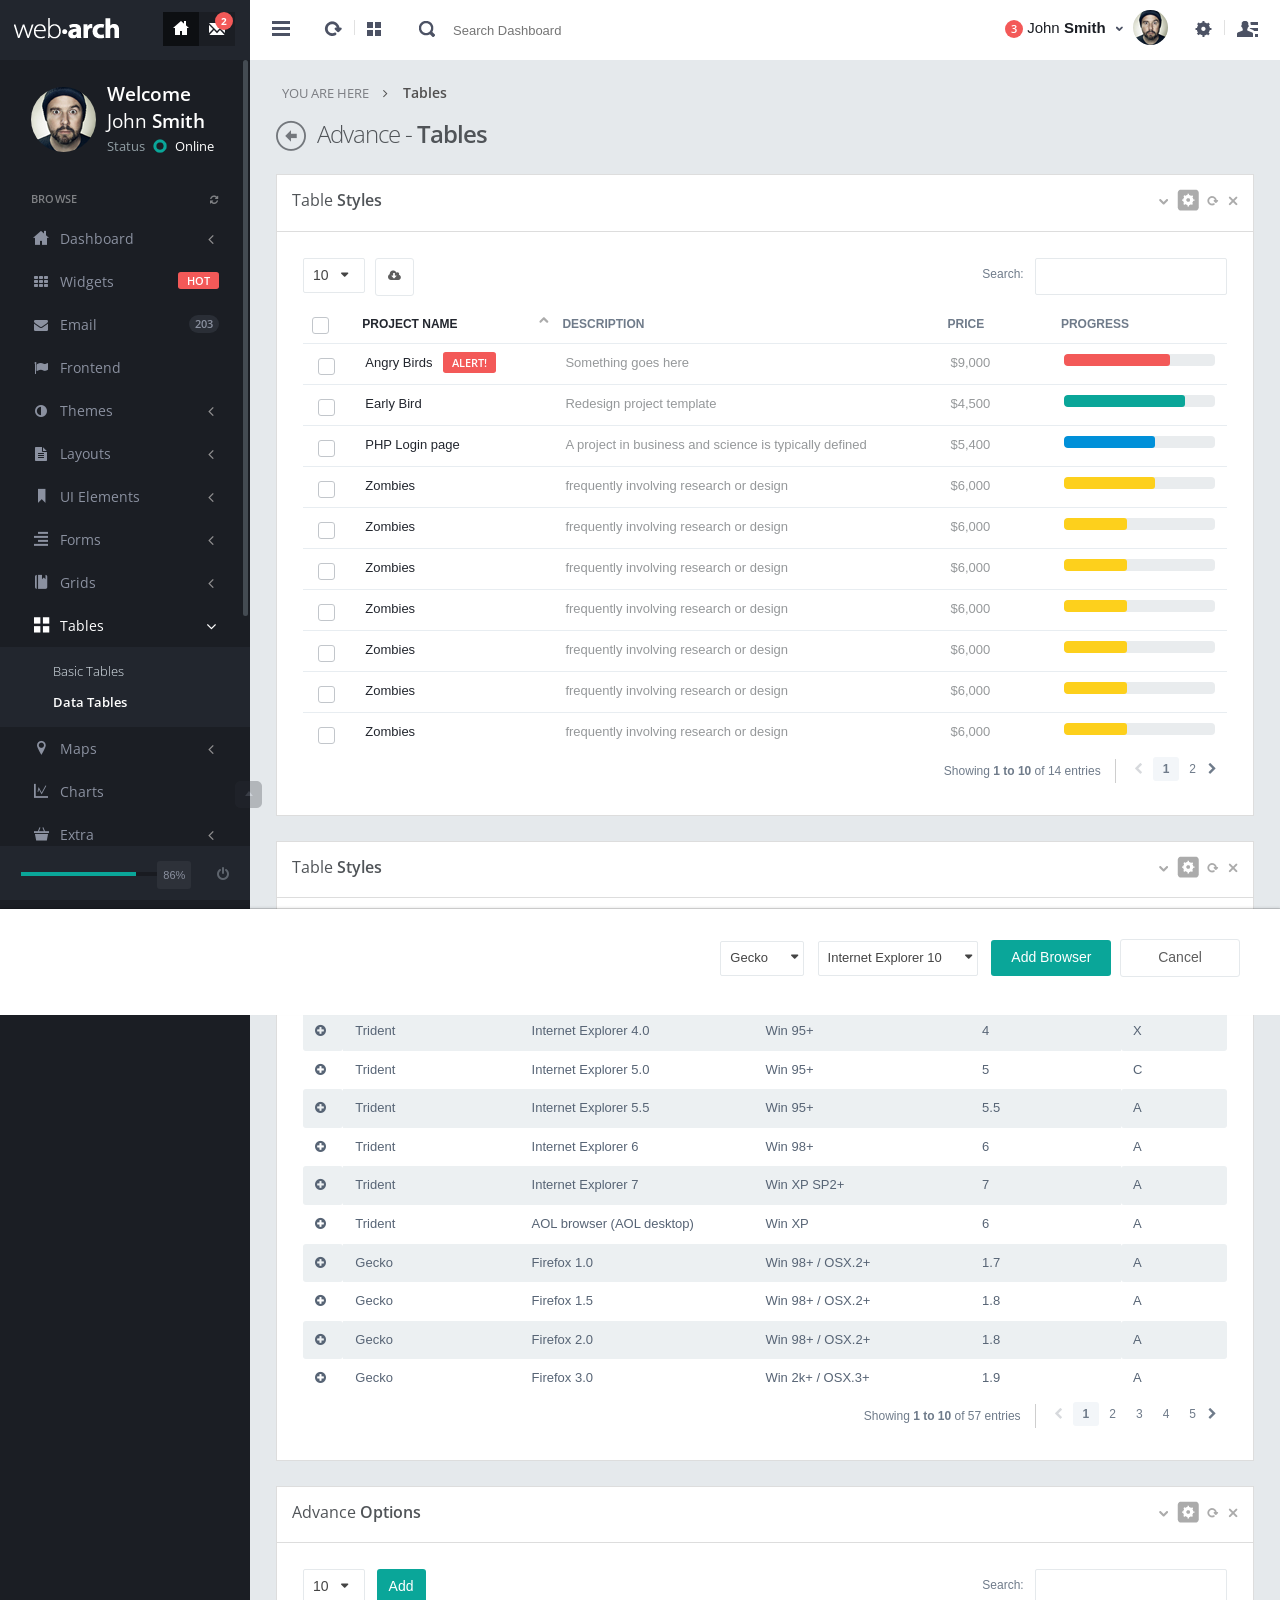
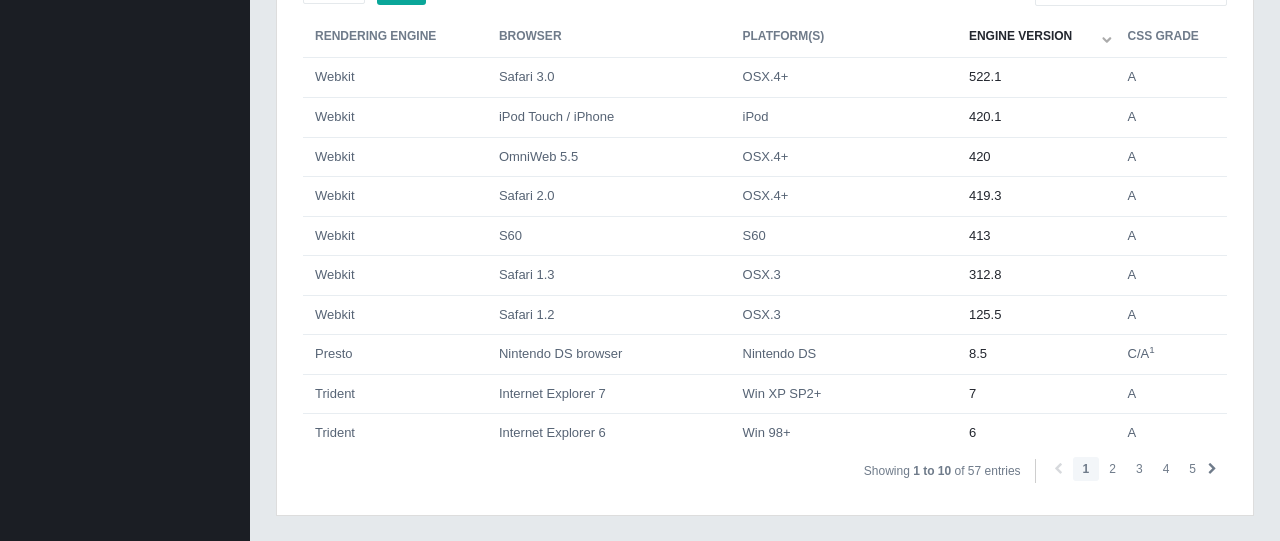
<file: HTML/datatables.html>
<!DOCTYPE html>
<html>
<head>
<meta http-equiv="content-type" content="text/html;charset=UTF-8" />
<meta charset="utf-8" />
<title>Webarch - Responsive Admin Dashboard</title>
<meta name="viewport" content="width=device-width, initial-scale=1.0, maximum-scale=1.0, user-scalable=no" />
<meta content="" name="description" />
<meta content="" name="author" />
<!-- BEGIN PLUGIN CSS -->
<link href="assets/plugins/bootstrap-select2/select2.css" rel="stylesheet" type="text/css" media="screen"/>
<link href="assets/plugins/jquery-datatable/css/jquery.dataTables.css" rel="stylesheet" type="text/css"/>
<link href="assets/plugins/datatables-responsive/css/datatables.responsive.css" rel="stylesheet" type="text/css" media="screen"/>
<!-- END PLUGIN CSS -->
<!-- BEGIN CORE CSS FRAMEWORK -->
<link href="assets/plugins/boostrapv3/css/bootstrap.min.css" rel="stylesheet" type="text/css"/>
<link href="assets/plugins/boostrapv3/css/bootstrap-theme.min.css" rel="stylesheet" type="text/css"/>
<link href="assets/plugins/font-awesome/css/font-awesome.css" rel="stylesheet" type="text/css"/>
<link href="assets/css/animate.min.css" rel="stylesheet" type="text/css"/>
<link href="assets/plugins/jquery-scrollbar/jquery.scrollbar.css" rel="stylesheet" type="text/css"/>
<!-- END CORE CSS FRAMEWORK -->

<!-- BEGIN CSS TEMPLATE -->
<link href="assets/css/style.css" rel="stylesheet" type="text/css"/>
<link href="assets/css/responsive.css" rel="stylesheet" type="text/css"/>
<link href="assets/css/custom-icon-set.css" rel="stylesheet" type="text/css"/>
<!-- END CSS TEMPLATE -->
</head>
<!-- END HEAD -->
<!-- BEGIN BODY -->
<body class="">
<!-- BEGIN HEADER -->
<div class="header navbar navbar-inverse ">
  <!-- BEGIN TOP NAVIGATION BAR -->
  <div class="navbar-inner">
    <div class="header-seperation">
      <ul class="nav pull-left notifcation-center" id="main-menu-toggle-wrapper" style="display:none">
        <li class="dropdown"> <a id="main-menu-toggle" href="#main-menu"  class="" >
          <div class="iconset top-menu-toggle-white"></div>
          </a> </li>
      </ul>
      <!-- BEGIN LOGO -->
      <a href="index.html"><img src="assets/img/logo.png" class="logo" alt=""  data-src="assets/img/logo.png" data-src-retina="assets/img/logo2x.png" width="106" height="21"/></a>
      <!-- END LOGO -->
      <ul class="nav pull-right notifcation-center">
        <li class="dropdown" id="header_task_bar"> <a href="index.html" class="dropdown-toggle active" data-toggle="">
          <div class="iconset top-home"></div>
          </a> </li>
        <li class="dropdown" id="header_inbox_bar" > <a href="email.html" class="dropdown-toggle" >
          <div class="iconset top-messages"></div>
          <span class="badge" id="msgs-badge">2</span> </a></li>
        <li class="dropdown" id="portrait-chat-toggler" style="display:none"> <a href="#sidr" class="chat-menu-toggle">
          <div class="iconset top-chat-white "></div>
          </a> </li>
      </ul>
    </div>
    <!-- END RESPONSIVE MENU TOGGLER -->
    <div class="header-quick-nav" >
      <!-- BEGIN TOP NAVIGATION MENU -->
      <div class="pull-left">
        <ul class="nav quick-section">
          <li class="quicklinks"> <a href="#" class="" id="layout-condensed-toggle" >
            <div class="iconset top-menu-toggle-dark"></div>
            </a> </li>
        </ul>
        <ul class="nav quick-section">
          <li class="quicklinks"> <a href="#" class="" >
            <div class="iconset top-reload"></div>
            </a> </li>
          <li class="quicklinks"> <span class="h-seperate"></span></li>
          <li class="quicklinks"> <a href="#" class="" >
            <div class="iconset top-tiles"></div>
            </a> </li>
          <li class="m-r-10 input-prepend inside search-form no-boarder"> <span class="add-on"> <span class="iconset top-search"></span></span>
            <input name="" type="text"  class="no-boarder " placeholder="Search Dashboard" style="width:250px;">
          </li>
        </ul>
      </div>
      <!-- END TOP NAVIGATION MENU -->
      <!-- BEGIN CHAT TOGGLER -->
      <div class="pull-right">
        <div class="chat-toggler"> <a href="#" class="dropdown-toggle" id="my-task-list" data-placement="bottom"  data-content='' data-toggle="dropdown" data-original-title="Notifications">
          <div class="user-details">
            <div class="username"> <span class="badge badge-important">3</span> John <span class="bold">Smith</span> </div>
          </div>
          <div class="iconset top-down-arrow"></div>
          </a>
          <div id="notification-list" style="display:none">
            <div style="width:300px">
              <div class="notification-messages info">
                <div class="user-profile"> <img src="assets/img/profiles/d.jpg"  alt="" data-src="assets/img/profiles/d.jpg" data-src-retina="assets/img/profiles/d2x.jpg" width="35" height="35"> </div>
                <div class="message-wrapper">
                  <div class="heading"> David Nester - Commented on your wall </div>
                  <div class="description"> Meeting postponed to tomorrow </div>
                  <div class="date pull-left"> A min ago </div>
                </div>
                <div class="clearfix"></div>
              </div>
              <div class="notification-messages danger">
                <div class="iconholder"> <i class="icon-warning-sign"></i> </div>
                <div class="message-wrapper">
                  <div class="heading"> Server load limited </div>
                  <div class="description"> Database server has reached its daily capicity </div>
                  <div class="date pull-left"> 2 mins ago </div>
                </div>
                <div class="clearfix"></div>
              </div>
              <div class="notification-messages success">
                <div class="user-profile"> <img src="assets/img/profiles/h.jpg"  alt="" data-src="assets/img/profiles/h.jpg" data-src-retina="assets/img/profiles/h2x.jpg" width="35" height="35"> </div>
                <div class="message-wrapper">
                  <div class="heading"> You haveve got 150 messages </div>
                  <div class="description"> 150 newly unread messages in your inbox </div>
                  <div class="date pull-left"> An hour ago </div>
                </div>
                <div class="clearfix"></div>
              </div>
            </div>
          </div>
          <div class="profile-pic"> <img src="assets/img/profiles/avatar_small.jpg"  alt="" data-src="assets/img/profiles/avatar_small.jpg" data-src-retina="assets/img/profiles/avatar_small2x.jpg" width="35" height="35" /> </div>
        </div>
        <ul class="nav quick-section ">
          <li class="quicklinks"> <a data-toggle="dropdown" class="dropdown-toggle  pull-right " href="#" id="user-options">
            <div class="iconset top-settings-dark "></div>
            </a>
            <ul class="dropdown-menu  pull-right" role="menu" aria-labelledby="user-options">
              <li><a href="user-profile.html"> My Account</a> </li>
              <li><a href="calender.html">My Calendar</a> </li>
              <li><a href="email.html"> My Inbox&nbsp;&nbsp;<span class="badge badge-important animated bounceIn">2</span></a> </li>
              <li class="divider"></li>
              <li><a href="login.html"><i class="fa fa-power-off"></i>&nbsp;&nbsp;Log Out</a></li>
            </ul>
          </li>
          <li class="quicklinks"> <span class="h-seperate"></span></li>
          <li class="quicklinks"> <a id="chat-menu-toggle" href="#sidr" class="chat-menu-toggle" >
            <div class="iconset top-chat-dark "><span class="badge badge-important hide" id="chat-message-count">1</span></div>
            </a>
            <div class="simple-chat-popup chat-menu-toggle hide" >
              <div class="simple-chat-popup-arrow"></div>
              <div class="simple-chat-popup-inner">
                <div style="width:100px">
                  <div class="semi-bold">David Nester</div>
                  <div class="message">Hey you there </div>
                </div>
              </div>
            </div>
          </li>
        </ul>
      </div>
      <!-- END CHAT TOGGLER -->
    </div>
    <!-- END TOP NAVIGATION MENU -->
  </div>
  <!-- END TOP NAVIGATION BAR -->
</div>
<!-- END HEADER -->
<!-- BEGIN CONTAINER -->
<div class="page-container row-fluid">
  <!-- BEGIN SIDEBAR -->
  <div class="page-sidebar" id="main-menu">
    <!-- BEGIN MINI-PROFILE -->
    <div class="page-sidebar-wrapper scrollbar-dynamic" id="main-menu-wrapper">
      <div class="user-info-wrapper">
        <div class="profile-wrapper"> <img src="assets/img/profiles/avatar.jpg"  alt="" data-src="assets/img/profiles/avatar.jpg" data-src-retina="assets/img/profiles/avatar2x.jpg" width="69" height="69" /> </div>
        <div class="user-info">
          <div class="greeting">Welcome</div>
          <div class="username">John <span class="semi-bold">Smith</span></div>
          <div class="status">Status<a href="#">
            <div class="status-icon green"></div>
            Online</a></div>
        </div>
      </div>
      <!-- END MINI-PROFILE -->
      <!-- BEGIN SIDEBAR MENU -->
      <p class="menu-title">BROWSE <span class="pull-right"><a href="javascript:;"><i class="fa fa-refresh"></i></a></span></p>
      <ul>
        <li class="start"> <a href="index.html"> <i class="icon-custom-home"></i> <span class="title">Dashboard</span> <span class="selected"></span> <span class="arrow"></span> </a> 
  		    <ul class="sub-menu">
              <li > <a href="dashboard_v1.html"> Dashboard v1 </a> </li>
              <li class="active"> <a href="index.html "> Dashboard v2 <span class=" label label-info pull-right m-r-30">NEW</span></a></li>
            </ul>
		    </li>
        <li class=""> <a href="widgets.html"> <i class="fa fa-th"></i> <span class="title">Widgets</span> <span class="label label-important pull-right ">HOT</span></a> </li>
        <li class=""> <a href="email.html"> <i class="fa fa-envelope"></i> <span class="title">Email</span> <span class=" badge badge-disable pull-right ">203</span></a> </li>
        <li class=""> <a href="../../frontend/index.html"> <i class="fa fa-flag"></i>  <span class="title">Frontend</span></a></li>
        <li class=""> <a href="javascript:;"> <i class="fa fa fa-adjust"></i> <span class="title">Themes</span> <span class="arrow "></span> </a>
            <ul class="sub-menu">
              <li > <a href="theme_coporate.html">Coporate </a> </li>
              <li > <a href="theme_simple.html">Simple</a> </li>
              <li > <a href="theme_elegant.html">Elegant</a> </li>
            </ul>
        </li>    
        <li class=""> <a href="javascript:;"> <i class="fa fa-file-text"></i> <span class="title">Layouts</span> <span class="arrow "></span> </a>
            <ul class="sub-menu">
              <li > <a href="layout_options.html"> Layout Options </a> </li>
              <li > <a href="boxed_layout.html">Boxed Layout </a> </li>
              <li > <a href="boxed_layout_v2.html">Inner Boxed Layout </a> </li>
              <li > <a href="extended_layout.html">Extended Layout</a> </li>
              <li > <a href="RTL.html">RTL Layout</a> </li>
              <li > <a href="horizontal_menu.html">Horizontal Menu</a> </li>
              <li > <a href="horizontal_menu_boxed.html">Horizontal Menu & Boxed</a> </li>               
            </ul>
        </li>         
        <li class=""> <a href="javascript:;"> <i class="icon-custom-ui"></i> <span class="title">UI Elements</span> <span class="arrow "></span> </a>
          <ul class="sub-menu">
            <li > <a href="typography.html"> Typography </a> </li>
            <li > <a href="messages_notifications.html"> Messages & Notifications </a> </li>
            <li > <a href="notifications.html"> Notifications </a> </li>
            <li > <a href="icons.html">Icons</a> </li>
            <li > <a href="buttons.html">Buttons</a> </li>
            <li > <a href="tabs_accordian.html"> Tabs & Accordions </a> </li>
            <li > <a href="sliders.html">Sliders</a> </li>
            <li > <a href="group_list.html">Group list </a> </li>
          </ul>
        </li>
        <li class=""> <a href="javascript:;"> <i class="icon-custom-form"></i> <span class="title">Forms</span> <span class="arrow"></span> </a>
          <ul class="sub-menu">
            <li > <a href="form_elements.html">Form Elements </a> </li>
            <li > <a href="form_validations.html">Form Validations</a> </li>
          </ul>
        </li>
        <li class=""> <a href="javascript:;"> <i class="icon-custom-portlets"></i> <span class="title">Grids</span> <span class="arrow"></span> </a>
          <ul class="sub-menu">
            <li > <a href="grids_simple.html">Simple Grids</a> </li>
            <li > <a href="grids_draggable.html">Draggable Grids </a> </li>
          </ul>
        </li>
        <li class="active open"> <a href="javascript:;"> <i class="icon-custom-thumb"></i> <span class="title">Tables</span> <span class="arrow open"></span> </a>
          <ul class="sub-menu">
            <li > <a href="tables.html"> Basic Tables </a> </li>
            <li class="active"> <a href="datatables.html"> Data Tables </a> </li>
          </ul>
        </li>
        <li class=""> <a href="javascript:;"> <i class="icon-custom-map"></i> <span class="title">Maps</span> <span class="arrow "></span> </a>
          <ul class="sub-menu">
            <li > <a href="google_map.html"> Google Maps </a> </li>
            <li > <a href="vector_map.html"> Vector Maps </a> </li>
          </ul>
        </li>
        <li class=""> <a href="charts.html"> <i class="icon-custom-chart"></i> <span class="title">Charts</span> </a> </li>
        <li class=""> <a href="javascript:;"> <i class="icon-custom-extra"></i> <span class="title">Extra</span> <span class="arrow "></span> </a>
          <ul class="sub-menu">
            <li > <a href="user-profile.html"> User Profile </a> </li>
            <li > <a href="time_line.html"> Time line </a> </li>
            <li > <a href="support_ticket.html"> Support Ticket </a> </li>
            <li > <a href="gallery.html"> Gallery</a> </li>
            <li class=""><a href="calender.html"> Calendar</a> </li>
            <li > <a href="search_results.html"> Search Results </a> </li>
            <li > <a href="invoice.html"> Invoice </a> </li>
            <li > <a href="404.html"> 404 Page </a> </li>
            <li > <a href="500.html"> 500 Page </a> </li>
            <li > <a href="blank_template.html"> Blank Page </a> </li>
            <li > <a href="login.html"> Login </a> </li>
            <li > <a href="login_v2.html">Login v2</a> </li>
            <li > <a href="lockscreen.html"> Lockscreen </a> </li>
          </ul>
        </li>
        <li class=""> <a href="javascript:;"> <i class="fa fa-folder-open"></i> <span class="title">Menu Levels</span> <span class="arrow "></span> </a>
          <ul class="sub-menu">
            <li > <a href="javascript:;"> Level 1 </a> </li>
            <li > <a href="javascript:;"> <span class="title">Level 2</span> <span class="arrow "></span> </a>
              <ul class="sub-menu">
                <li > <a href="javascript:;"> Sub Menu </a> </li>
                <li > <a href="javascript:;"> Sub Menu </a> </li>
              </ul>
            </li>
          </ul>
        </li>
        <li class="hidden-lg hidden-md hidden-xs" id="more-widgets" > <a href="javascript:;"> <i class="fa fa-plus"></i></a>
          <ul class="sub-menu">
            <li class="side-bar-widgets">
              <p class="menu-title">FOLDER <span class="pull-right"><a href="#" class="create-folder"><i class="icon-plus"></i></a></span></p>
              <ul class="folders" >
                <li><a href="#">
                  <div class="status-icon green"></div>
                  My quick tasks </a> </li>
                <li><a href="#">
                  <div class="status-icon red"></div>
                  To do list </a> </li>
                <li><a href="#">
                  <div class="status-icon blue"></div>
                  Projects </a> </li>
                <li class="folder-input" style="display:none">
                  <input type="text" placeholder="Name of folder" class="no-boarder folder-name" name="" id="folder-name">
                </li>
              </ul>
              <p class="menu-title">PROJECTS </p>
              <div class="status-widget">
                <div class="status-widget-wrapper">
                  <div class="title">Freelancer<a href="#" class="remove-widget"><i class="icon-custom-cross"></i></a></div>
                  <p>Redesign home page</p>
                </div>
              </div>
              <div class="status-widget">
                <div class="status-widget-wrapper">
                  <div class="title">envato<a href="#" class="remove-widget"><i class="icon-custom-cross"></i></a></div>
                  <p>Statistical report</p>
                </div>
              </div>
            </li>
          </ul>
        </li>
      </ul>
      <div class="side-bar-widgets">
        <p class="menu-title">FOLDER <span class="pull-right"><a href="#" class="create-folder"> <i class="fa fa-plus"></i></a></span></p>
        <ul class="folders" >
          <li><a href="#">
            <div class="status-icon green"></div>
            My quick tasks </a> </li>
          <li><a href="#">
            <div class="status-icon red"></div>
            To do list </a> </li>
          <li><a href="#">
            <div class="status-icon blue"></div>
            Projects </a> </li>
          <li class="folder-input" style="display:none">
            <input type="text" placeholder="Name of folder" class="no-boarder folder-name" name="" >
          </li>
        </ul>
        <p class="menu-title">PROJECTS </p>
        <div class="status-widget">
          <div class="status-widget-wrapper">
            <div class="title">Freelancer<a href="#" class="remove-widget"><i class="icon-custom-cross"></i></a></div>
            <p>Redesign home page</p>
          </div>
        </div>
        <div class="status-widget">
          <div class="status-widget-wrapper">
            <div class="title">envato<a href="#" class="remove-widget"><i class="icon-custom-cross"></i></a></div>
            <p>Statistical report</p>
          </div>
        </div>
      </div>
      <div class="clearfix"></div>
      <!-- END SIDEBAR MENU -->
    </div>
  </div>
  <a href="#" class="scrollup">Scroll</a>
  <div class="footer-widget">
    <div class="progress transparent progress-small no-radius no-margin">
      <div data-percentage="79%" class="progress-bar animate-progress-bar progress-bar-success " ></div>
    </div>
    <div class="pull-right">
      <div class="details-status"> <span data-animation-duration="560" data-value="86" class="animate-number"></span>% </div>
      <a href="lockscreen.html"><i class="fa fa-power-off"></i></a></div>
  </div>
  <!-- END SIDEBAR -->
  <!-- BEGIN PAGE CONTAINER-->
  <div class="page-content">
    <!-- BEGIN SAMPLE PORTLET CONFIGURATION MODAL FORM-->
    <div id="portlet-config" class="modal hide">
      <div class="modal-header">
        <button data-dismiss="modal" class="close" type="button"></button>
        <h3>Widget Settings</h3>
      </div>
      <div class="modal-body"> Widget settings form goes here </div>
    </div>
    <div class="clearfix"></div>
    <div class="content">
      <ul class="breadcrumb">
        <li>
          <p>YOU ARE HERE</p>
        </li>
        <li><a href="#" class="active">Tables</a> </li>
      </ul>
      <div class="page-title"> <i class="icon-custom-left"></i>
        <h3>Advance - <span class="semi-bold">Tables</span></h3>
      </div>
      <div class="row-fluid">
        <div class="span12">
          <div class="grid simple ">
            <div class="grid-title">
              <h4>Table <span class="semi-bold">Styles</span></h4>
              <div class="tools"> <a href="javascript:;" class="collapse"></a> <a href="#grid-config" data-toggle="modal" class="config"></a> <a href="javascript:;" class="reload"></a> <a href="javascript:;" class="remove"></a> </div>
            </div>
            <div class="grid-body ">
              <table class="table table-hover table-condensed" id="example">
                <thead>
                  <tr>
                    <th style="width:1%"><div class="checkbox check-default" style="margin-right:auto;margin-left:auto;">
                        <input type="checkbox" value="1" id="checkbox1">
                        <label for="checkbox1"></label>
                      </div></th>
                    <th style="width:10%">Project Name</th>
                    <th style="width:22%" data-hide="phone,tablet">Description</th>
                    <th style="width:6%">Price</th>
                    <th style="width:10%" data-hide="phone,tablet">Progress</th>
                  </tr>
                </thead>
                <tbody>
                  <tr >
                    <td class="v-align-middle"><div class="checkbox check-default">
                        <input type="checkbox" value="3" id="checkbox2">
                        <label for="checkbox2"></label>
                      </div></td>
                    <td class="v-align-middle">Early Bird</td>
                    <td class="v-align-middle"><span class="muted">Redesign project template</span></td>
                    <td><span class="muted">$4,500</span></td>
                    <td class="v-align-middle"><div class="progress ">
                        <div data-percentage="80%"  class="progress-bar progress-bar-success animate-progress-bar"></div>
                      </div></td>
                  </tr>
                  <tr>
                    <td><div class="checkbox check-default">
                        <input type="checkbox" value="3" id="checkbox3">
                        <label for="checkbox3"></label>
                      </div></td>
                    <td>Angry Birds&nbsp;&nbsp;&nbsp;<span class="label label-important">ALERT!</span></td>
                    <td><span class="muted">Something goes here</span></td>
                    <td><span class="muted">$9,000</span></td>
                    <td><div class="progress">
                        <div data-percentage="70%"  class="progress-bar progress-bar-danger animate-progress-bar"></div>
                      </div></td>
                  </tr>
                  <tr>
                    <td><div class="checkbox check-default">
                        <input type="checkbox" value="3" id="checkbox4">
                        <label for="checkbox4"></label>
                      </div></td>
                    <td>PHP Login page</td>
                    <td class="v-align-middle"><span class="muted">A project in business and science is typically defined</span></td>
                    <td><span class="muted">$5,400</span></td>
                    <td><div class="progress progress-info">
                        <div data-percentage="60%"  class="progress-bar progress-bar-primary animate-progress-bar"></div>
                      </div></td>
                  </tr>
                  <tr>
                    <td><div class="checkbox check-default">
                        <input type="checkbox" value="3" id="checkbox5">
                        <label for="checkbox5"></label>
                      </div></td>
                    <td>Zombies</td>
                    <td class="v-align-middle"><span class="muted">frequently involving research or design</span></td>
                    <td><span class="muted">$6,000</span></td>
                    <td><div class="progress">
                        <div data-percentage="60%"  class="progress-bar progress-bar-warning animate-progress-bar"></div>
                      </div></td>
                  </tr>
                  <tr>
                    <td><div class="checkbox check-default">
                        <input type="checkbox" value="3" id="checkbox6">
                        <label for="checkbox6"></label>
                      </div></td>
                    <td>Zombies</td>
                    <td class="v-align-middle"><span class="muted">frequently involving research or design</span></td>
                    <td><span class="muted">$6,000</span></td>
                    <td><div class="progress ">
                        <div data-percentage="42%" class="progress-bar progress-bar-warning animate-progress-bar"></div>
                      </div></td>
                  </tr>
                  <tr>
                    <td><div class="checkbox check-default">
                        <input type="checkbox" value="3" id="checkbox20">
                        <label for="checkbox20"></label>
                      </div></td>
                    <td>Zombies</td>
                    <td class="v-align-middle"><span class="muted">frequently involving research or design</span></td>
                    <td><span class="muted">$6,000</span></td>
                    <td><div class="progress progress-warning">
                        <div data-percentage="42%"  class="progress-bar progress-bar-warning animate-progress-bar"></div>
                      </div></td>
                  </tr>
                  <tr>
                    <td><div class="checkbox check-default">
                        <input type="checkbox" value="3" id="checkbox7">
                        <label for="checkbox7"></label>
                      </div></td>
                    <td>Zombies</td>
                    <td class="v-align-middle"><span class="muted">frequently involving research or design</span></td>
                    <td><span class="muted">$6,000</span></td>
                    <td><div class="progress ">
                        <div data-percentage="42%" class="progress-bar progress-bar-warning animate-progress-bar"></div>
                      </div></td>
                  </tr>
                  <tr>
                    <td><div class="checkbox check-default">
                        <input type="checkbox" value="3" id="checkbox8">
                        <label for="checkbox8"></label>
                      </div></td>
                    <td>Zombies</td>
                    <td class="v-align-middle"><span class="muted">frequently involving research or design</span></td>
                    <td><span class="muted">$6,000</span></td>
                    <td><div class="progress ">
                        <div data-percentage="42%" class="progress-bar progress-bar-warning animate-progress-bar"></div>
                      </div></td>
                  </tr>
                  <tr>
                    <td><div class="checkbox check-default">
                        <input type="checkbox" value="3" id="checkbox9">
                        <label for="checkbox9"></label>
                      </div></td>
                    <td>Zombies</td>
                    <td class="v-align-middle"><span class="muted">frequently involving research or design</span></td>
                    <td><span class="muted">$6,000</span></td>
                    <td><div class="progress ">
                        <div data-percentage="42%" class="progress-bar progress-bar-warning animate-progress-bar"></div>
                      </div></td>
                  </tr>
                  <tr>
                    <td><div class="checkbox check-default">
                        <input type="checkbox" value="3" id="checkbox10">
                        <label for="checkbox10"></label>
                      </div></td>
                    <td>Zombies</td>
                    <td class="v-align-middle"><span class="muted">frequently involving research or design</span></td>
                    <td><span class="muted">$6,000</span></td>
                    <td><div class="progress ">
                        <div data-percentage="42%" class="progress-bar progress-bar-warning animate-progress-bar"></div>
                      </div></td>
                  </tr>
                  <tr>
                    <td><div class="checkbox check-default">
                        <input type="checkbox" value="3" id="checkbox11">
                        <label for="checkbox11"></label>
                      </div></td>
                    <td>Zombies</td>
                    <td class="v-align-middle"><span class="muted">frequently involving research or design</span></td>
                    <td><span class="muted">$6,000</span></td>
                    <td><div class="progress ">
                        <div data-percentage="42%" class="progress-bar progress-bar-warning animate-progress-bar"></div>
                      </div></td>
                  </tr>
                  <tr>
                    <td><div class="checkbox check-default">
                        <input type="checkbox" value="3" id="checkbox12">
                        <label for="checkbox12"></label>
                      </div></td>
                    <td>Zombies</td>
                    <td class="v-align-middle"><span class="muted">frequently involving research or design</span></td>
                    <td><span class="muted">$6,000</span></td>
                    <td><div class="progress ">
                        <div data-percentage="42%" class="progress-bar progress-bar-warning animate-progress-bar"></div>
                      </div></td>
                  </tr>
                  <tr>
                    <td><div class="checkbox check-default">
                        <input type="checkbox" value="3" id="checkbox13">
                        <label for="checkbox13"></label>
                      </div></td>
                    <td>Zombies</td>
                    <td class="v-align-middle"><span class="muted">frequently involving research or design</span></td>
                    <td><span class="muted">$6,000</span></td>
                    <td><div class="progress ">
                        <div data-percentage="42%" class="progress-bar progress-bar-warning animate-progress-bar"></div>
                      </div></td>
                  </tr>
                  <tr>
                    <td><div class="checkbox check-default">
                        <input type="checkbox" value="3" id="checkbox14">
                        <label for="checkbox14"></label>
                      </div></td>
                    <td>Zombies</td>
                    <td class="v-align-middle"><span class="muted">frequently involving research or design</span></td>
                    <td><span class="muted">$6,000</span></td>
                    <td><div class="progress ">
                        <div data-percentage="42%" class="progress-bar progress-bar-warning animate-progress-bar"></div>
                      </div></td>
                  </tr>
                </tbody>
              </table>
            </div>
          </div>
        </div>
      </div>
      <div class="row-fluid">
        <div class="span12">
          <div class="grid simple ">
            <div class="grid-title">
              <h4>Table <span class="semi-bold">Styles</span></h4>
              <div class="tools"> <a href="javascript:;" class="collapse"></a> <a href="#grid-config" data-toggle="modal" class="config"></a> <a href="javascript:;" class="reload"></a> <a href="javascript:;" class="remove"></a> </div>
            </div>
            <div class="grid-body ">
              <table class="table table-striped" id="example2" >
                <thead>
                  <tr>
                    <th>Rendering engine</th>
                    <th>Browser</th>
                    <th>Platform(s)</th>
                    <th>Engine version</th>
                    <th>CSS grade</th>
                  </tr>
                </thead>
                <tbody>
                  <tr class="odd gradeX">
                    <td>Trident</td>
                    <td>Internet
                      Explorer 4.0</td>
                    <td>Win 95+</td>
                    <td class="center"> 4</td>
                    <td class="center">X</td>
                  </tr>
                  <tr class="even gradeC">
                    <td>Trident</td>
                    <td>Internet
                      Explorer 5.0</td>
                    <td>Win 95+</td>
                    <td class="center">5</td>
                    <td class="center">C</td>
                  </tr>
                  <tr class="odd gradeA">
                    <td>Trident</td>
                    <td>Internet
                      Explorer 5.5</td>
                    <td>Win 95+</td>
                    <td class="center">5.5</td>
                    <td class="center">A</td>
                  </tr>
                  <tr class="even gradeA">
                    <td>Trident</td>
                    <td>Internet
                      Explorer 6</td>
                    <td>Win 98+</td>
                    <td class="center">6</td>
                    <td class="center">A</td>
                  </tr>
                  <tr class="odd gradeA">
                    <td>Trident</td>
                    <td>Internet Explorer 7</td>
                    <td>Win XP SP2+</td>
                    <td class="center">7</td>
                    <td class="center">A</td>
                  </tr>
                  <tr class="even gradeA">
                    <td>Trident</td>
                    <td>AOL browser (AOL desktop)</td>
                    <td>Win XP</td>
                    <td class="center">6</td>
                    <td class="center">A</td>
                  </tr>
                  <tr class="gradeA">
                    <td>Gecko</td>
                    <td>Firefox 1.0</td>
                    <td>Win 98+ / OSX.2+</td>
                    <td class="center">1.7</td>
                    <td class="center">A</td>
                  </tr>
                  <tr class="gradeA">
                    <td>Gecko</td>
                    <td>Firefox 1.5</td>
                    <td>Win 98+ / OSX.2+</td>
                    <td class="center">1.8</td>
                    <td class="center">A</td>
                  </tr>
                  <tr class="gradeA">
                    <td>Gecko</td>
                    <td>Firefox 2.0</td>
                    <td>Win 98+ / OSX.2+</td>
                    <td class="center">1.8</td>
                    <td class="center">A</td>
                  </tr>
                  <tr class="gradeA">
                    <td>Gecko</td>
                    <td>Firefox 3.0</td>
                    <td>Win 2k+ / OSX.3+</td>
                    <td class="center">1.9</td>
                    <td class="center">A</td>
                  </tr>
                  <tr class="gradeA">
                    <td>Gecko</td>
                    <td>Camino 1.0</td>
                    <td>OSX.2+</td>
                    <td class="center">1.8</td>
                    <td class="center">A</td>
                  </tr>
                  <tr class="gradeA">
                    <td>Gecko</td>
                    <td>Camino 1.5</td>
                    <td>OSX.3+</td>
                    <td class="center">1.8</td>
                    <td class="center">A</td>
                  </tr>
                  <tr class="gradeA">
                    <td>Gecko</td>
                    <td>Netscape 7.2</td>
                    <td>Win 95+ / Mac OS 8.6-9.2</td>
                    <td class="center">1.7</td>
                    <td class="center">A</td>
                  </tr>
                  <tr class="gradeA">
                    <td>Gecko</td>
                    <td>Netscape Browser 8</td>
                    <td>Win 98SE+</td>
                    <td class="center">1.7</td>
                    <td class="center">A</td>
                  </tr>
                  <tr class="gradeA">
                    <td>Gecko</td>
                    <td>Netscape Navigator 9</td>
                    <td>Win 98+ / OSX.2+</td>
                    <td class="center">1.8</td>
                    <td class="center">A</td>
                  </tr>
                  <tr class="gradeA">
                    <td>Gecko</td>
                    <td>Mozilla 1.0</td>
                    <td>Win 95+ / OSX.1+</td>
                    <td class="center">1</td>
                    <td class="center">A</td>
                  </tr>
                  <tr class="gradeA">
                    <td>Gecko</td>
                    <td>Mozilla 1.1</td>
                    <td>Win 95+ / OSX.1+</td>
                    <td class="center">1.1</td>
                    <td class="center">A</td>
                  </tr>
                  <tr class="gradeA">
                    <td>Gecko</td>
                    <td>Mozilla 1.2</td>
                    <td>Win 95+ / OSX.1+</td>
                    <td class="center">1.2</td>
                    <td class="center">A</td>
                  </tr>
                  <tr class="gradeA">
                    <td>Gecko</td>
                    <td>Mozilla 1.3</td>
                    <td>Win 95+ / OSX.1+</td>
                    <td class="center">1.3</td>
                    <td class="center">A</td>
                  </tr>
                  <tr class="gradeA">
                    <td>Gecko</td>
                    <td>Mozilla 1.4</td>
                    <td>Win 95+ / OSX.1+</td>
                    <td class="center">1.4</td>
                    <td class="center">A</td>
                  </tr>
                  <tr class="gradeA">
                    <td>Gecko</td>
                    <td>Mozilla 1.5</td>
                    <td>Win 95+ / OSX.1+</td>
                    <td class="center">1.5</td>
                    <td class="center">A</td>
                  </tr>
                  <tr class="gradeA">
                    <td>Gecko</td>
                    <td>Mozilla 1.6</td>
                    <td>Win 95+ / OSX.1+</td>
                    <td class="center">1.6</td>
                    <td class="center">A</td>
                  </tr>
                  <tr class="gradeA">
                    <td>Gecko</td>
                    <td>Mozilla 1.7</td>
                    <td>Win 98+ / OSX.1+</td>
                    <td class="center">1.7</td>
                    <td class="center">A</td>
                  </tr>
                  <tr class="gradeA">
                    <td>Gecko</td>
                    <td>Mozilla 1.8</td>
                    <td>Win 98+ / OSX.1+</td>
                    <td class="center">1.8</td>
                    <td class="center">A</td>
                  </tr>
                  <tr class="gradeA">
                    <td>Gecko</td>
                    <td>Seamonkey 1.1</td>
                    <td>Win 98+ / OSX.2+</td>
                    <td class="center">1.8</td>
                    <td class="center">A</td>
                  </tr>
                  <tr class="gradeA">
                    <td>Gecko</td>
                    <td>Epiphany 2.20</td>
                    <td>Gnome</td>
                    <td class="center">1.8</td>
                    <td class="center">A</td>
                  </tr>
                  <tr class="gradeA">
                    <td>Webkit</td>
                    <td>Safari 1.2</td>
                    <td>OSX.3</td>
                    <td class="center">125.5</td>
                    <td class="center">A</td>
                  </tr>
                  <tr class="gradeA">
                    <td>Webkit</td>
                    <td>Safari 1.3</td>
                    <td>OSX.3</td>
                    <td class="center">312.8</td>
                    <td class="center">A</td>
                  </tr>
                  <tr class="gradeA">
                    <td>Webkit</td>
                    <td>Safari 2.0</td>
                    <td>OSX.4+</td>
                    <td class="center">419.3</td>
                    <td class="center">A</td>
                  </tr>
                  <tr class="gradeA">
                    <td>Webkit</td>
                    <td>Safari 3.0</td>
                    <td>OSX.4+</td>
                    <td class="center">522.1</td>
                    <td class="center">A</td>
                  </tr>
                  <tr class="gradeA">
                    <td>Webkit</td>
                    <td>OmniWeb 5.5</td>
                    <td>OSX.4+</td>
                    <td class="center">420</td>
                    <td class="center">A</td>
                  </tr>
                  <tr class="gradeA">
                    <td>Webkit</td>
                    <td>iPod Touch / iPhone</td>
                    <td>iPod</td>
                    <td class="center">420.1</td>
                    <td class="center">A</td>
                  </tr>
                  <tr class="gradeA">
                    <td>Webkit</td>
                    <td>S60</td>
                    <td>S60</td>
                    <td class="center">413</td>
                    <td class="center">A</td>
                  </tr>
                  <tr class="gradeA">
                    <td>Presto</td>
                    <td>Opera 7.0</td>
                    <td>Win 95+ / OSX.1+</td>
                    <td class="center">-</td>
                    <td class="center">A</td>
                  </tr>
                  <tr class="gradeA">
                    <td>Presto</td>
                    <td>Opera 7.5</td>
                    <td>Win 95+ / OSX.2+</td>
                    <td class="center">-</td>
                    <td class="center">A</td>
                  </tr>
                  <tr class="gradeA">
                    <td>Presto</td>
                    <td>Opera 8.0</td>
                    <td>Win 95+ / OSX.2+</td>
                    <td class="center">-</td>
                    <td class="center">A</td>
                  </tr>
                  <tr class="gradeA">
                    <td>Presto</td>
                    <td>Opera 8.5</td>
                    <td>Win 95+ / OSX.2+</td>
                    <td class="center">-</td>
                    <td class="center">A</td>
                  </tr>
                  <tr class="gradeA">
                    <td>Presto</td>
                    <td>Opera 9.0</td>
                    <td>Win 95+ / OSX.3+</td>
                    <td class="center">-</td>
                    <td class="center">A</td>
                  </tr>
                  <tr class="gradeA">
                    <td>Presto</td>
                    <td>Opera 9.2</td>
                    <td>Win 88+ / OSX.3+</td>
                    <td class="center">-</td>
                    <td class="center">A</td>
                  </tr>
                  <tr class="gradeA">
                    <td>Presto</td>
                    <td>Opera 9.5</td>
                    <td>Win 88+ / OSX.3+</td>
                    <td class="center">-</td>
                    <td class="center">A</td>
                  </tr>
                  <tr class="gradeA">
                    <td>Presto</td>
                    <td>Opera for Wii</td>
                    <td>Wii</td>
                    <td class="center">-</td>
                    <td class="center">A</td>
                  </tr>
                  <tr class="gradeA">
                    <td>Presto</td>
                    <td>Nokia N800</td>
                    <td>N800</td>
                    <td class="center">-</td>
                    <td class="center">A</td>
                  </tr>
                  <tr class="gradeA">
                    <td>Presto</td>
                    <td>Nintendo DS browser</td>
                    <td>Nintendo DS</td>
                    <td class="center">8.5</td>
                    <td class="center">C/A<sup>1</sup></td>
                  </tr>
                  <tr class="gradeC">
                    <td>KHTML</td>
                    <td>Konqureror 3.1</td>
                    <td>KDE 3.1</td>
                    <td class="center">3.1</td>
                    <td class="center">C</td>
                  </tr>
                  <tr class="gradeA">
                    <td>KHTML</td>
                    <td>Konqureror 3.3</td>
                    <td>KDE 3.3</td>
                    <td class="center">3.3</td>
                    <td class="center">A</td>
                  </tr>
                  <tr class="gradeA">
                    <td>KHTML</td>
                    <td>Konqureror 3.5</td>
                    <td>KDE 3.5</td>
                    <td class="center">3.5</td>
                    <td class="center">A</td>
                  </tr>
                  <tr class="gradeX">
                    <td>Tasman</td>
                    <td>Internet Explorer 4.5</td>
                    <td>Mac OS 8-9</td>
                    <td class="center">-</td>
                    <td class="center">X</td>
                  </tr>
                  <tr class="gradeC">
                    <td>Tasman</td>
                    <td>Internet Explorer 5.1</td>
                    <td>Mac OS 7.6-9</td>
                    <td class="center">1</td>
                    <td class="center">C</td>
                  </tr>
                  <tr class="gradeC">
                    <td>Tasman</td>
                    <td>Internet Explorer 5.2</td>
                    <td>Mac OS 8-X</td>
                    <td class="center">1</td>
                    <td class="center">C</td>
                  </tr>
                  <tr class="gradeA">
                    <td>Misc</td>
                    <td>NetFront 3.1</td>
                    <td>Embedded devices</td>
                    <td class="center">-</td>
                    <td class="center">C</td>
                  </tr>
                  <tr class="gradeA">
                    <td>Misc</td>
                    <td>NetFront 3.4</td>
                    <td>Embedded devices</td>
                    <td class="center">-</td>
                    <td class="center">A</td>
                  </tr>
                  <tr class="gradeX">
                    <td>Misc</td>
                    <td>Dillo 0.8</td>
                    <td>Embedded devices</td>
                    <td class="center">-</td>
                    <td class="center">X</td>
                  </tr>
                  <tr class="gradeX">
                    <td>Misc</td>
                    <td>Links</td>
                    <td>Text only</td>
                    <td class="center">-</td>
                    <td class="center">X</td>
                  </tr>
                  <tr class="gradeX">
                    <td>Misc</td>
                    <td>Lynx</td>
                    <td>Text only</td>
                    <td class="center">-</td>
                    <td class="center">X</td>
                  </tr>
                  <tr class="gradeC">
                    <td>Misc</td>
                    <td>IE Mobile</td>
                    <td>Windows Mobile 6</td>
                    <td class="center">-</td>
                    <td class="center">C</td>
                  </tr>
                  <tr class="gradeC">
                    <td>Misc</td>
                    <td>PSP browser</td>
                    <td>PSP</td>
                    <td class="center">-</td>
                    <td class="center">C</td>
                  </tr>
                  <tr class="gradeU">
                    <td>Other browsers</td>
                    <td>All others</td>
                    <td>-</td>
                    <td class="center">-</td>
                    <td class="center">U</td>
                  </tr>
                </tbody>
              </table>
            </div>
          </div>
        </div>
      </div>
      <div class="row-fluid">
        <div class="span12">
          <div class="grid simple ">
            <div class="grid-title">
              <h4>Advance <span class="semi-bold">Options</span></h4>
              <div class="tools"> <a href="javascript:;" class="collapse"></a> <a href="#grid-config" data-toggle="modal" class="config"></a> <a href="javascript:;" class="reload"></a> <a href="javascript:;" class="remove"></a> </div>
            </div>
            <div class="grid-body ">
              <table class="table" id="example3" >
                <thead>
                  <tr>
                    <th>Rendering engine</th>
                    <th>Browser</th>
                    <th>Platform(s)</th>
                    <th>Engine version</th>
                    <th>CSS grade</th>
                  </tr>
                </thead>
                <tbody>
                  <tr class="odd gradeX">
                    <td>Trident</td>
                    <td>Internet
                      Explorer 4.0</td>
                    <td>Win 95+</td>
                    <td class="center"> 4</td>
                    <td class="center">X</td>
                  </tr>
                  <tr class="even gradeC">
                    <td>Trident</td>
                    <td>Internet
                      Explorer 5.0</td>
                    <td>Win 95+</td>
                    <td class="center">5</td>
                    <td class="center">C</td>
                  </tr>
                  <tr class="odd gradeA">
                    <td>Trident</td>
                    <td>Internet
                      Explorer 5.5</td>
                    <td>Win 95+</td>
                    <td class="center">5.5</td>
                    <td class="center">A</td>
                  </tr>
                  <tr class="even gradeA">
                    <td>Trident</td>
                    <td>Internet
                      Explorer 6</td>
                    <td>Win 98+</td>
                    <td class="center">6</td>
                    <td class="center">A</td>
                  </tr>
                  <tr class="odd gradeA">
                    <td>Trident</td>
                    <td>Internet Explorer 7</td>
                    <td>Win XP SP2+</td>
                    <td class="center">7</td>
                    <td class="center">A</td>
                  </tr>
                  <tr class="even gradeA">
                    <td>Trident</td>
                    <td>AOL browser (AOL desktop)</td>
                    <td>Win XP</td>
                    <td class="center">6</td>
                    <td class="center">A</td>
                  </tr>
                  <tr class="gradeA">
                    <td>Gecko</td>
                    <td>Firefox 1.0</td>
                    <td>Win 98+ / OSX.2+</td>
                    <td class="center">1.7</td>
                    <td class="center">A</td>
                  </tr>
                  <tr class="gradeA">
                    <td>Gecko</td>
                    <td>Firefox 1.5</td>
                    <td>Win 98+ / OSX.2+</td>
                    <td class="center">1.8</td>
                    <td class="center">A</td>
                  </tr>
                  <tr class="gradeA">
                    <td>Gecko</td>
                    <td>Firefox 2.0</td>
                    <td>Win 98+ / OSX.2+</td>
                    <td class="center">1.8</td>
                    <td class="center">A</td>
                  </tr>
                  <tr class="gradeA">
                    <td>Gecko</td>
                    <td>Firefox 3.0</td>
                    <td>Win 2k+ / OSX.3+</td>
                    <td class="center">1.9</td>
                    <td class="center">A</td>
                  </tr>
                  <tr class="gradeA">
                    <td>Gecko</td>
                    <td>Camino 1.0</td>
                    <td>OSX.2+</td>
                    <td class="center">1.8</td>
                    <td class="center">A</td>
                  </tr>
                  <tr class="gradeA">
                    <td>Gecko</td>
                    <td>Camino 1.5</td>
                    <td>OSX.3+</td>
                    <td class="center">1.8</td>
                    <td class="center">A</td>
                  </tr>
                  <tr class="gradeA">
                    <td>Gecko</td>
                    <td>Netscape 7.2</td>
                    <td>Win 95+ / Mac OS 8.6-9.2</td>
                    <td class="center">1.7</td>
                    <td class="center">A</td>
                  </tr>
                  <tr class="gradeA">
                    <td>Gecko</td>
                    <td>Netscape Browser 8</td>
                    <td>Win 98SE+</td>
                    <td class="center">1.7</td>
                    <td class="center">A</td>
                  </tr>
                  <tr class="gradeA">
                    <td>Gecko</td>
                    <td>Netscape Navigator 9</td>
                    <td>Win 98+ / OSX.2+</td>
                    <td class="center">1.8</td>
                    <td class="center">A</td>
                  </tr>
                  <tr class="gradeA">
                    <td>Gecko</td>
                    <td>Mozilla 1.0</td>
                    <td>Win 95+ / OSX.1+</td>
                    <td class="center">1</td>
                    <td class="center">A</td>
                  </tr>
                  <tr class="gradeA">
                    <td>Gecko</td>
                    <td>Mozilla 1.1</td>
                    <td>Win 95+ / OSX.1+</td>
                    <td class="center">1.1</td>
                    <td class="center">A</td>
                  </tr>
                  <tr class="gradeA">
                    <td>Gecko</td>
                    <td>Mozilla 1.2</td>
                    <td>Win 95+ / OSX.1+</td>
                    <td class="center">1.2</td>
                    <td class="center">A</td>
                  </tr>
                  <tr class="gradeA">
                    <td>Gecko</td>
                    <td>Mozilla 1.3</td>
                    <td>Win 95+ / OSX.1+</td>
                    <td class="center">1.3</td>
                    <td class="center">A</td>
                  </tr>
                  <tr class="gradeA">
                    <td>Gecko</td>
                    <td>Mozilla 1.4</td>
                    <td>Win 95+ / OSX.1+</td>
                    <td class="center">1.4</td>
                    <td class="center">A</td>
                  </tr>
                  <tr class="gradeA">
                    <td>Gecko</td>
                    <td>Mozilla 1.5</td>
                    <td>Win 95+ / OSX.1+</td>
                    <td class="center">1.5</td>
                    <td class="center">A</td>
                  </tr>
                  <tr class="gradeA">
                    <td>Gecko</td>
                    <td>Mozilla 1.6</td>
                    <td>Win 95+ / OSX.1+</td>
                    <td class="center">1.6</td>
                    <td class="center">A</td>
                  </tr>
                  <tr class="gradeA">
                    <td>Gecko</td>
                    <td>Mozilla 1.7</td>
                    <td>Win 98+ / OSX.1+</td>
                    <td class="center">1.7</td>
                    <td class="center">A</td>
                  </tr>
                  <tr class="gradeA">
                    <td>Gecko</td>
                    <td>Mozilla 1.8</td>
                    <td>Win 98+ / OSX.1+</td>
                    <td class="center">1.8</td>
                    <td class="center">A</td>
                  </tr>
                  <tr class="gradeA">
                    <td>Gecko</td>
                    <td>Seamonkey 1.1</td>
                    <td>Win 98+ / OSX.2+</td>
                    <td class="center">1.8</td>
                    <td class="center">A</td>
                  </tr>
                  <tr class="gradeA">
                    <td>Gecko</td>
                    <td>Epiphany 2.20</td>
                    <td>Gnome</td>
                    <td class="center">1.8</td>
                    <td class="center">A</td>
                  </tr>
                  <tr class="gradeA">
                    <td>Webkit</td>
                    <td>Safari 1.2</td>
                    <td>OSX.3</td>
                    <td class="center">125.5</td>
                    <td class="center">A</td>
                  </tr>
                  <tr class="gradeA">
                    <td>Webkit</td>
                    <td>Safari 1.3</td>
                    <td>OSX.3</td>
                    <td class="center">312.8</td>
                    <td class="center">A</td>
                  </tr>
                  <tr class="gradeA">
                    <td>Webkit</td>
                    <td>Safari 2.0</td>
                    <td>OSX.4+</td>
                    <td class="center">419.3</td>
                    <td class="center">A</td>
                  </tr>
                  <tr class="gradeA">
                    <td>Webkit</td>
                    <td>Safari 3.0</td>
                    <td>OSX.4+</td>
                    <td class="center">522.1</td>
                    <td class="center">A</td>
                  </tr>
                  <tr class="gradeA">
                    <td>Webkit</td>
                    <td>OmniWeb 5.5</td>
                    <td>OSX.4+</td>
                    <td class="center">420</td>
                    <td class="center">A</td>
                  </tr>
                  <tr class="gradeA">
                    <td>Webkit</td>
                    <td>iPod Touch / iPhone</td>
                    <td>iPod</td>
                    <td class="center">420.1</td>
                    <td class="center">A</td>
                  </tr>
                  <tr class="gradeA">
                    <td>Webkit</td>
                    <td>S60</td>
                    <td>S60</td>
                    <td class="center">413</td>
                    <td class="center">A</td>
                  </tr>
                  <tr class="gradeA">
                    <td>Presto</td>
                    <td>Opera 7.0</td>
                    <td>Win 95+ / OSX.1+</td>
                    <td class="center">-</td>
                    <td class="center">A</td>
                  </tr>
                  <tr class="gradeA">
                    <td>Presto</td>
                    <td>Opera 7.5</td>
                    <td>Win 95+ / OSX.2+</td>
                    <td class="center">-</td>
                    <td class="center">A</td>
                  </tr>
                  <tr class="gradeA">
                    <td>Presto</td>
                    <td>Opera 8.0</td>
                    <td>Win 95+ / OSX.2+</td>
                    <td class="center">-</td>
                    <td class="center">A</td>
                  </tr>
                  <tr class="gradeA">
                    <td>Presto</td>
                    <td>Opera 8.5</td>
                    <td>Win 95+ / OSX.2+</td>
                    <td class="center">-</td>
                    <td class="center">A</td>
                  </tr>
                  <tr class="gradeA">
                    <td>Presto</td>
                    <td>Opera 9.0</td>
                    <td>Win 95+ / OSX.3+</td>
                    <td class="center">-</td>
                    <td class="center">A</td>
                  </tr>
                  <tr class="gradeA">
                    <td>Presto</td>
                    <td>Opera 9.2</td>
                    <td>Win 88+ / OSX.3+</td>
                    <td class="center">-</td>
                    <td class="center">A</td>
                  </tr>
                  <tr class="gradeA">
                    <td>Presto</td>
                    <td>Opera 9.5</td>
                    <td>Win 88+ / OSX.3+</td>
                    <td class="center">-</td>
                    <td class="center">A</td>
                  </tr>
                  <tr class="gradeA">
                    <td>Presto</td>
                    <td>Opera for Wii</td>
                    <td>Wii</td>
                    <td class="center">-</td>
                    <td class="center">A</td>
                  </tr>
                  <tr class="gradeA">
                    <td>Presto</td>
                    <td>Nokia N800</td>
                    <td>N800</td>
                    <td class="center">-</td>
                    <td class="center">A</td>
                  </tr>
                  <tr class="gradeA">
                    <td>Presto</td>
                    <td>Nintendo DS browser</td>
                    <td>Nintendo DS</td>
                    <td class="center">8.5</td>
                    <td class="center">C/A<sup>1</sup></td>
                  </tr>
                  <tr class="gradeC">
                    <td>KHTML</td>
                    <td>Konqureror 3.1</td>
                    <td>KDE 3.1</td>
                    <td class="center">3.1</td>
                    <td class="center">C</td>
                  </tr>
                  <tr class="gradeA">
                    <td>KHTML</td>
                    <td>Konqureror 3.3</td>
                    <td>KDE 3.3</td>
                    <td class="center">3.3</td>
                    <td class="center">A</td>
                  </tr>
                  <tr class="gradeA">
                    <td>KHTML</td>
                    <td>Konqureror 3.5</td>
                    <td>KDE 3.5</td>
                    <td class="center">3.5</td>
                    <td class="center">A</td>
                  </tr>
                  <tr class="gradeX">
                    <td>Tasman</td>
                    <td>Internet Explorer 4.5</td>
                    <td>Mac OS 8-9</td>
                    <td class="center">-</td>
                    <td class="center">X</td>
                  </tr>
                  <tr class="gradeC">
                    <td>Tasman</td>
                    <td>Internet Explorer 5.1</td>
                    <td>Mac OS 7.6-9</td>
                    <td class="center">1</td>
                    <td class="center">C</td>
                  </tr>
                  <tr class="gradeC">
                    <td>Tasman</td>
                    <td>Internet Explorer 5.2</td>
                    <td>Mac OS 8-X</td>
                    <td class="center">1</td>
                    <td class="center">C</td>
                  </tr>
                  <tr class="gradeA">
                    <td>Misc</td>
                    <td>NetFront 3.1</td>
                    <td>Embedded devices</td>
                    <td class="center">-</td>
                    <td class="center">C</td>
                  </tr>
                  <tr class="gradeA">
                    <td>Misc</td>
                    <td>NetFront 3.4</td>
                    <td>Embedded devices</td>
                    <td class="center">-</td>
                    <td class="center">A</td>
                  </tr>
                  <tr class="gradeX">
                    <td>Misc</td>
                    <td>Dillo 0.8</td>
                    <td>Embedded devices</td>
                    <td class="center">-</td>
                    <td class="center">X</td>
                  </tr>
                  <tr class="gradeX">
                    <td>Misc</td>
                    <td>Links</td>
                    <td>Text only</td>
                    <td class="center">-</td>
                    <td class="center">X</td>
                  </tr>
                  <tr class="gradeX">
                    <td>Misc</td>
                    <td>Lynx</td>
                    <td>Text only</td>
                    <td class="center">-</td>
                    <td class="center">X</td>
                  </tr>
                  <tr class="gradeC">
                    <td>Misc</td>
                    <td>IE Mobile</td>
                    <td>Windows Mobile 6</td>
                    <td class="center">-</td>
                    <td class="center">C</td>
                  </tr>
                  <tr class="gradeC">
                    <td>Misc</td>
                    <td>PSP browser</td>
                    <td>PSP</td>
                    <td class="center">-</td>
                    <td class="center">C</td>
                  </tr>
                  <tr class="gradeU">
                    <td>Other browsers</td>
                    <td>All others</td>
                    <td>-</td>
                    <td class="center">-</td>
                    <td class="center">U</td>
                  </tr>
                </tbody>
              </table>
            </div>
          </div>
        </div>
      </div>
    </div>
    <div class="admin-bar" id="quick-access" style="display:">
      <div class="admin-bar-inner">
        <div class="form-horizontal">
          <select id="val1" class="select2-wrapper m-r-10">
            <option value="Gecko">Gecko</option>
            <option value="Webkit">Webkit</option>
            <option value="KHTML">KHTML</option>
            <option value="Tasman">Tasman</option>
          </select>
          <select id="val2" class="select2-wrapper">
            <option value="Internet Explorer 10">Internet Explorer 10</option>
            <option value="Firefox 4.0">Firefox 4.0</option>
            <option value="Chrome">Chrome</option>
          </select>
        </div>
        <button class="btn btn-primary btn-cons btn-add" type="button">Add Browser</button>
        <button class="btn btn-white btn-cons btn-cancel" type="button">Cancel</button>
      </div>
    </div>
    <div class="addNewRow"></div>
  </div>
<!-- BEGIN CHAT --> 
<div class="chat-window-wrapper">
	<div id="main-chat-wrapper" class="inner-content">
        <div class="chat-window-wrapper scroller scrollbar-dynamic" id="chat-users" >
            <div class="chat-header">	
            <div class="pull-left">
                <input type="text" placeholder="search">
            </div>		
                <div class="pull-right">
                    <a href="#" class="" ><div class="iconset top-settings-dark "></div> </a>
                </div>			
            </div>	
            <div class="side-widget">
               <div class="side-widget-title">group chats</div>
                <div class="side-widget-content">
                 <div id="groups-list">
                    <ul class="groups" >
                        <li><a href="#"><div class="status-icon green"></div>Office work</a></li>
                        <li><a href="#"><div class="status-icon green"></div>Personal vibes</a></li>
                    </ul>
                </div>
                </div>
            </div>
            <div class="side-widget fadeIn">
               <div class="side-widget-title">favourites</div>
               <div id="favourites-list">
                <div class="side-widget-content" >
                    <div class="user-details-wrapper active" data-chat-status="online" data-chat-user-pic="assets/img/profiles/d.jpg" data-chat-user-pic-retina="assets/img/profiles/d2x.jpg" data-user-name="Jane Smith">
                        <div class="user-profile">
                            <img src="assets/img/profiles/d.jpg"  alt="" data-src="assets/img/profiles/d.jpg" data-src-retina="assets/img/profiles/d2x.jpg" width="35" height="35">
                        </div>
                        <div class="user-details">
                            <div class="user-name">
                            Jane Smith
                            </div>
                            <div class="user-more">
                            Hello you there?
                            </div>
                        </div>
                        <div class="user-details-status-wrapper">
                            <span class="badge badge-important">3</span>
                        </div>
                        <div class="user-details-count-wrapper">
                            <div class="status-icon green"></div>
                        </div>
                        <div class="clearfix"></div>
                    </div>	
                    <div class="user-details-wrapper" data-chat-status="busy" data-chat-user-pic="assets/img/profiles/d.jpg" data-chat-user-pic-retina="assets/img/profiles/d2x.jpg" data-user-name="David Nester">
                        <div class="user-profile">
                            <img src="assets/img/profiles/c.jpg"  alt="" data-src="assets/img/profiles/c.jpg" data-src-retina="assets/img/profiles/c2x.jpg" width="35" height="35">
                        </div>
                        <div class="user-details">
                            <div class="user-name">
                            David Nester
                            </div>
                            <div class="user-more">
                            Busy, Do not disturb
                            </div>
                        </div>
                        <div class="user-details-status-wrapper">
                            <div class="clearfix"></div>
                        </div>
                        <div class="user-details-count-wrapper">
                            <div class="status-icon red"></div>
                        </div>
                        <div class="clearfix"></div>
                    </div>					
                </div>
                </div>
            </div>
            <div class="side-widget">
               <div class="side-widget-title">more friends</div>
                 <div class="side-widget-content" id="friends-list">
                    <div class="user-details-wrapper" data-chat-status="online" data-chat-user-pic="assets/img/profiles/d.jpg" data-chat-user-pic-retina="assets/img/profiles/d2x.jpg" data-user-name="Jane Smith">
                        <div class="user-profile">
                            <img src="assets/img/profiles/d.jpg"  alt="" data-src="assets/img/profiles/d.jpg" data-src-retina="assets/img/profiles/d2x.jpg" width="35" height="35">
                        </div>
                        <div class="user-details">
                            <div class="user-name">
                            Jane Smith
                            </div>
                            <div class="user-more">
                            Hello you there?
                            </div>
                        </div>
                        <div class="user-details-status-wrapper">

                        </div>
                        <div class="user-details-count-wrapper">
                            <div class="status-icon green"></div>
                        </div>
                        <div class="clearfix"></div>
                    </div>	
                    <div class="user-details-wrapper" data-chat-status="busy" data-chat-user-pic="assets/img/profiles/d.jpg" data-chat-user-pic-retina="assets/img/profiles/d2x.jpg" data-user-name="David Nester">
                        <div class="user-profile">
                            <img src="assets/img/profiles/h.jpg"  alt="" data-src="assets/img/profiles/h.jpg" data-src-retina="assets/img/profiles/h2x.jpg" width="35" height="35">
                        </div>
                        <div class="user-details">
                            <div class="user-name">
                            David Nester
                            </div>
                            <div class="user-more">
                            Busy, Do not disturb
                            </div>
                        </div>
                        <div class="user-details-status-wrapper">
                            <div class="clearfix"></div>
                        </div>
                        <div class="user-details-count-wrapper">
                            <div class="status-icon red"></div>
                        </div>
                        <div class="clearfix"></div>
                    </div>		
                    <div class="user-details-wrapper" data-chat-status="online" data-chat-user-pic="assets/img/profiles/d.jpg" data-chat-user-pic-retina="assets/img/profiles/d2x.jpg" data-user-name="Jane Smith">
                        <div class="user-profile">
                            <img src="assets/img/profiles/c.jpg"  alt="" data-src="assets/img/profiles/c.jpg" data-src-retina="assets/img/profiles/c2x.jpg" width="35" height="35">
                        </div>
                        <div class="user-details">
                            <div class="user-name">
                            Jane Smith
                            </div>
                            <div class="user-more">
                            Hello you there?
                            </div>
                        </div>
                        <div class="user-details-status-wrapper">

                        </div>
                        <div class="user-details-count-wrapper">
                            <div class="status-icon green"></div>
                        </div>
                        <div class="clearfix"></div>
                    </div>	
                    <div class="user-details-wrapper" data-chat-status="busy" data-chat-user-pic="assets/img/profiles/d.jpg" data-chat-user-pic-retina="assets/img/profiles/d2x.jpg" data-user-name="David Nester">
                        <div class="user-profile">
                            <img src="assets/img/profiles/h.jpg"  alt="" data-src="assets/img/profiles/h.jpg" data-src-retina="assets/img/profiles/h2x.jpg" width="35" height="35">
                        </div>
                        <div class="user-details">
                            <div class="user-name">
                            David Nester
                            </div>
                            <div class="user-more">
                            Busy, Do not disturb
                            </div>
                        </div>
                        <div class="user-details-status-wrapper">
                            <div class="clearfix"></div>
                        </div>
                        <div class="user-details-count-wrapper">
                            <div class="status-icon red"></div>
                        </div>
                        <div class="clearfix"></div>
                    </div>				
                </div>		
            </div>
        </div>

        <div class="chat-window-wrapper" id="messages-wrapper" style="display:none">
        <div class="chat-header">	
            <div class="pull-left">
                <input type="text" placeholder="search">
            </div>		
                <div class="pull-right">
                    <a href="#" class="" ><div class="iconset top-settings-dark "></div> </a>
                </div>					
            </div>
        <div class="clearfix"></div>	
        <div class="chat-messages-header">
        <div class="status online"></div><span class="semi-bold">Jane Smith(Typing..)</span>
        <a href="#" class="chat-back"><i class="icon-custom-cross"></i></a>
        </div>
        <div class="chat-messages scrollbar-dynamic clearfix">
            <div class="inner-scroll-content clearfix">
            <div class="sent_time">Yesterday 11:25pm</div>
            <div class="user-details-wrapper " >
                <div class="user-profile">
                    <img src="assets/img/profiles/d.jpg"  alt="" data-src="assets/img/profiles/d.jpg" data-src-retina="assets/img/profiles/d2x.jpg" width="35" height="35">
                </div>
                <div class="user-details">
                  <div class="bubble">	
                        Hello, You there?
                   </div>
                </div>					
                <div class="clearfix"></div>
               <div class="sent_time off">Yesterday 11:25pm</div>
            </div>		
            <div class="user-details-wrapper ">
                <div class="user-profile">
                    <img src="assets/img/profiles/d.jpg"  alt="" data-src="assets/img/profiles/d.jpg" data-src-retina="assets/img/profiles/d2x.jpg" width="35" height="35">
                </div>
                <div class="user-details">
                  <div class="bubble">	
                        How was the meeting?
                   </div>
                </div>					
                <div class="clearfix"></div>
                <div class="sent_time off">Yesterday 11:25pm</div>
            </div>
            <div class="user-details-wrapper ">
                <div class="user-profile">
                    <img src="assets/img/profiles/d.jpg"  alt="" data-src="assets/img/profiles/d.jpg" data-src-retina="assets/img/profiles/d2x.jpg" width="35" height="35">
                </div>
                <div class="user-details">
                  <div class="bubble">	
                        Let me know when you free
                   </div>
                </div>					
                <div class="clearfix"></div>
                <div class="sent_time off">Yesterday 11:25pm</div>
            </div>
            <div class="sent_time ">Today 11:25pm</div>
            <div class="user-details-wrapper pull-right">
                <div class="user-details">
                  <div class="bubble sender">	
                        Let me know when you free
                   </div>
                </div>					
                <div class="clearfix"></div>
                <div class="sent_time off">Sent On Tue, 2:45pm</div>
            </div>		
        </div>
        </div>
        <div class="chat-input-wrapper" style="display:none">
            <textarea id="chat-message-input" rows="1" placeholder="Type your message"></textarea>
        </div>
        <div class="clearfix"></div>
        </div>
    </div>
</div>
<!-- END CHAT -->    
</div>
<!-- END CONTAINER -->
<!-- BEGIN CORE JS FRAMEWORK-->
<script src="assets/plugins/jquery-1.8.3.min.js" type="text/javascript"></script>
<script src="assets/plugins/jquery-ui/jquery-ui-1.10.1.custom.min.js" type="text/javascript"></script>
<script src="assets/plugins/boostrapv3/js/bootstrap.min.js" type="text/javascript"></script>
<script src="assets/plugins/breakpoints.js" type="text/javascript"></script>
<script src="assets/plugins/jquery-unveil/jquery.unveil.min.js" type="text/javascript"></script>
<!-- END CORE JS FRAMEWORK -->
<!-- BEGIN PAGE LEVEL JS -->
<script src="assets/plugins/jquery-scrollbar/jquery.scrollbar.min.js" type="text/javascript"></script>    
<script src="assets/plugins/jquery-block-ui/jqueryblockui.js" type="text/javascript"></script>
<script src="assets/plugins/jquery-numberAnimate/jquery.animateNumbers.js" type="text/javascript"></script>
<script src="assets/plugins/bootstrap-select2/select2.min.js" type="text/javascript"></script>
<script src="assets/plugins/jquery-datatable/js/jquery.dataTables.min.js" type="text/javascript" ></script>
<script src="assets/plugins/jquery-datatable/extra/js/dataTables.tableTools.min.js" type="text/javascript" ></script>
<script type="text/javascript" src="assets/plugins/datatables-responsive/js/datatables.responsive.js"></script>
<script type="text/javascript" src="assets/plugins/datatables-responsive/js/lodash.min.js"></script>
<!-- END PAGE LEVEL PLUGINS -->
<script src="assets/js/datatables.js" type="text/javascript"></script>
<!-- BEGIN CORE TEMPLATE JS -->
<script src="assets/js/core.js" type="text/javascript"></script>
<script src="assets/js/chat.js" type="text/javascript"></script>
<script src="assets/js/demo.js" type="text/javascript"></script>
<!-- END CORE TEMPLATE JS -->
<!-- END JAVASCRIPTS -->
</body>
</html>
</file>
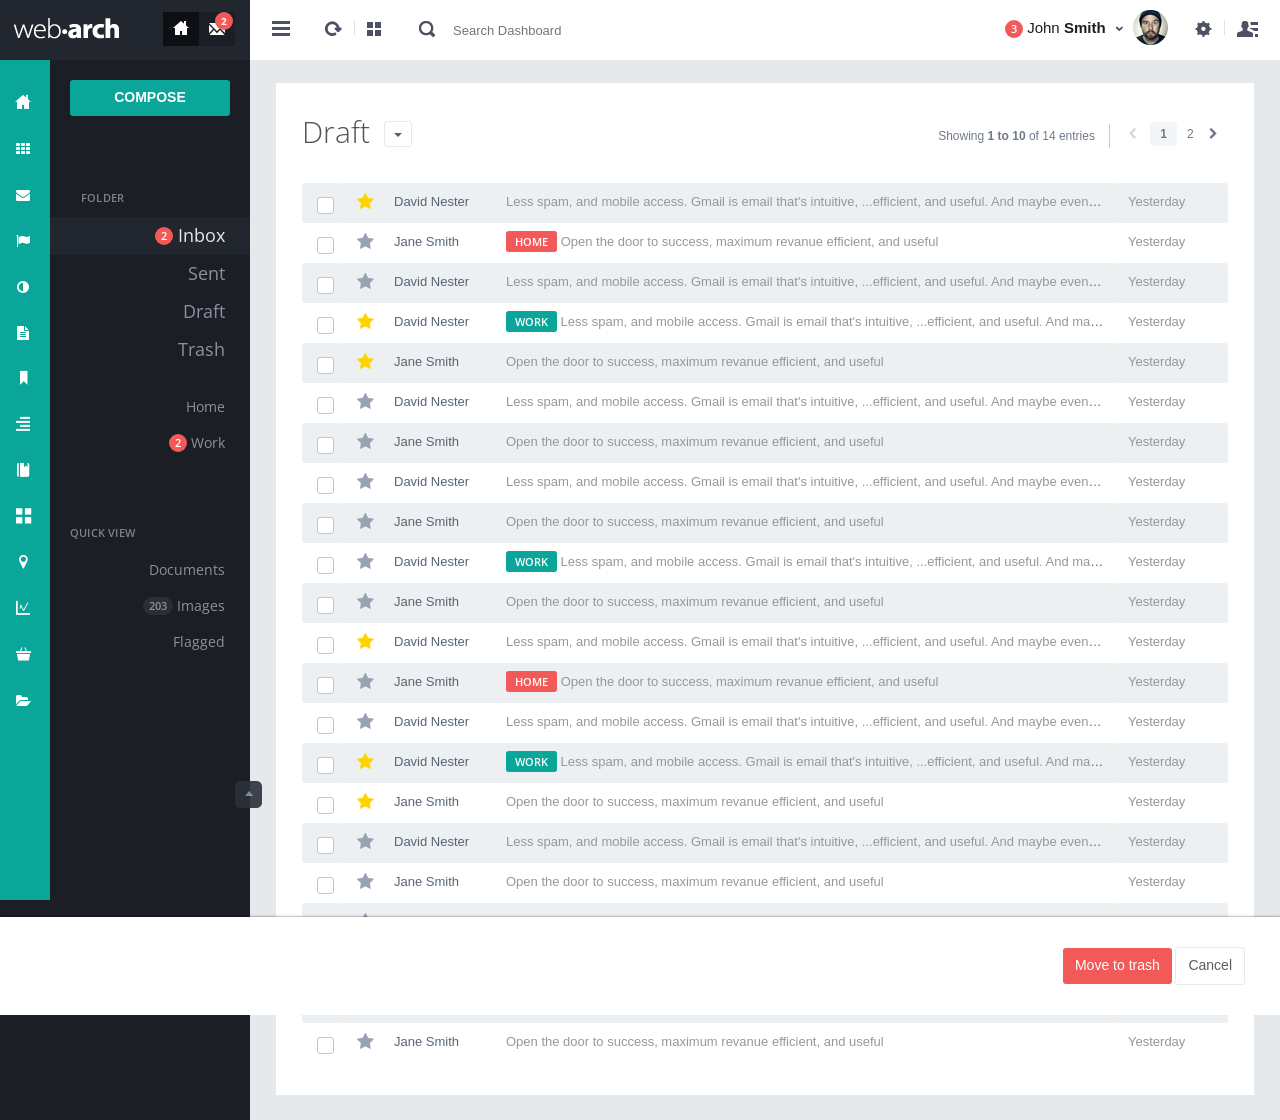
<file: HTML/draft.html>
<!DOCTYPE html>
<html>
<head>
<meta http-equiv="content-type" content="text/html;charset=UTF-8" />
<meta charset="utf-8" />
<title>Webarch - Responsive Admin Dashboard</title>
<meta name="viewport" content="width=device-width, initial-scale=1.0, maximum-scale=1.0, user-scalable=no" />
<meta content="" name="description" />
<meta content="" name="author" />

<!-- BEGIN PLUGIN CSS -->
<link href="assets/plugins/pace/pace-theme-flash.css" rel="stylesheet" type="text/css" media="screen"/>
<link href="assets/plugins/jquery-datatable/css/jquery.dataTables.css" rel="stylesheet" type="text/css"/>
<!-- END PLUGIN CSS -->

<!-- BEGIN CORE CSS FRAMEWORK -->
<link href="assets/plugins/boostrapv3/css/bootstrap.min.css" rel="stylesheet" type="text/css"/>
<link href="assets/plugins/boostrapv3/css/bootstrap-theme.min.css" rel="stylesheet" type="text/css"/>
<link href="assets/plugins/font-awesome/css/font-awesome.css" rel="stylesheet" type="text/css"/>
<link href="assets/css/animate.min.css" rel="stylesheet" type="text/css"/>
<link href="assets/plugins/jquery-scrollbar/jquery.scrollbar.css" rel="stylesheet" type="text/css"/>
<!-- END CORE CSS FRAMEWORK -->

<!-- BEGIN CSS TEMPLATE -->
<link href="assets/css/style.css" rel="stylesheet" type="text/css"/>
<link href="assets/css/responsive.css" rel="stylesheet" type="text/css"/>
<link href="assets/css/custom-icon-set.css" rel="stylesheet" type="text/css"/>
<!-- END CSS TEMPLATE -->

</head>
<!-- END HEAD -->

<!-- BEGIN BODY -->
<body class="inner-menu-always-open">
<!-- BEGIN HEADER -->
<div class="header navbar navbar-inverse "> 
  <!-- BEGIN TOP NAVIGATION BAR -->
  <div class="navbar-inner">
	<div class="header-seperation"> 
		<ul class="nav pull-left notifcation-center" id="main-menu-toggle-wrapper" style="display:none">	
		 <li class="dropdown"> <a id="main-menu-toggle" href="#main-menu"  class="" > <div class="iconset top-menu-toggle-white"></div> </a> </li>		 
		</ul>
      <!-- BEGIN LOGO -->	
      <a href="index.html"><img src="assets/img/logo.png" class="logo" alt=""  data-src="assets/img/logo.png" data-src-retina="assets/img/logo2x.png" width="106" height="21"/></a>
      <!-- END LOGO --> 
      <ul class="nav pull-right notifcation-center">	
        <li class="dropdown" id="header_task_bar"> <a href="index.html" class="dropdown-toggle active" data-toggle=""> <div class="iconset top-home"></div> </a> </li>
        <li class="dropdown" id="header_inbox_bar" > <a href="email.html" class="dropdown-toggle" > <div class="iconset top-messages"></div>  <span class="badge" id="msgs-badge">2</span> </a></li>
		<li class="dropdown" id="portrait-chat-toggler" style="display:none"> <a href="#sidr" class="chat-menu-toggle"> <div class="iconset top-chat-white "></div> </a> </li>        
      </ul>
      </div>
      <!-- END RESPONSIVE MENU TOGGLER --> 
      <div class="header-quick-nav" > 
      <!-- BEGIN TOP NAVIGATION MENU -->
	  <div class="pull-left"> 
        <ul class="nav quick-section">
          <li class="quicklinks"> <a href="#" class="" id="layout-condensed-toggle" >
            <div class="iconset top-menu-toggle-dark"></div>
            </a> </li>
        </ul>
        <ul class="nav quick-section">
          <li class="quicklinks"> <a href="#" class="" >
            <div class="iconset top-reload"></div>
            </a> </li>
          <li class="quicklinks"> <span class="h-seperate"></span></li>
          <li class="quicklinks"> <a href="#" class="" >
            <div class="iconset top-tiles"></div>
            </a> </li>
			<li class="m-r-10 input-prepend inside search-form no-boarder">
				<span class="add-on"> <span class="iconset top-search"></span></span>
				 <input name="" type="text"  class="no-boarder " placeholder="Search Dashboard" style="width:250px;">
			</li>
		  </ul>
	  </div>
	 <!-- END TOP NAVIGATION MENU -->
	 <!-- BEGIN CHAT TOGGLER -->
      <div class="pull-right"> 
		<div class="chat-toggler">	
				<a href="#" class="dropdown-toggle" id="my-task-list" data-placement="bottom"  data-content='' data-toggle="dropdown" data-original-title="Notifications">
					<div class="user-details"> 
						<div class="username">
							<span class="badge badge-important">3</span> 
							John <span class="bold">Smith</span>									
						</div>						
					</div> 
					<div class="iconset top-down-arrow"></div>
				</a>	
				<div id="notification-list" style="display:none">
					<div style="width:300px">
						  <div class="notification-messages info">
									<div class="user-profile">
										<img src="assets/img/profiles/d.jpg"  alt="" data-src="assets/img/profiles/d.jpg" data-src-retina="assets/img/profiles/d2x.jpg" width="35" height="35">
									</div>
									<div class="message-wrapper">
										<div class="heading">
											David Nester - Commented on your wall
										</div>
										<div class="description">
											Meeting postponed to tomorrow
										</div>
										<div class="date pull-left">
										A min ago
										</div>										
									</div>
									<div class="clearfix"></div>									
								</div>	
							<div class="notification-messages danger">
								<div class="iconholder">
									<i class="icon-warning-sign"></i>
								</div>
								<div class="message-wrapper">
									<div class="heading">
										Server load limited
									</div>
									<div class="description">
										Database server has reached its daily capicity
									</div>
									<div class="date pull-left">
									2 mins ago
									</div>
								</div>
								<div class="clearfix"></div>
							</div>	
							<div class="notification-messages success">
								<div class="user-profile">
									<img src="assets/img/profiles/h.jpg"  alt="" data-src="assets/img/profiles/h.jpg" data-src-retina="assets/img/profiles/h2x.jpg" width="35" height="35">
								</div>
								<div class="message-wrapper">
									<div class="heading">
										You haveve got 150 messages
									</div>
									<div class="description">
										150 newly unread messages in your inbox
									</div>
									<div class="date pull-left">
									An hour ago
									</div>									
								</div>
								<div class="clearfix"></div>
							</div>							
						</div>				
				</div>
				<div class="profile-pic"> 
					<img src="assets/img/profiles/avatar_small.jpg"  alt="" data-src="assets/img/profiles/avatar_small.jpg" data-src-retina="assets/img/profiles/avatar_small2x.jpg" width="35" height="35" /> 
				</div>       			
			</div>
		 <ul class="nav quick-section ">
			<li class="quicklinks"> 
				<a data-toggle="dropdown" class="dropdown-toggle  pull-right " href="#" id="user-options">						
					<div class="iconset top-settings-dark "></div> 	
				</a>
				<ul class="dropdown-menu  pull-right" role="menu" aria-labelledby="user-options">
                  <li><a href="user-profile.html"> My Account</a>
                  </li>
                  <li><a href="calender.html">My Calendar</a>
                  </li>
                  <li><a href="email.html"> My Inbox&nbsp;&nbsp;<span class="badge badge-important animated bounceIn">2</span></a>
                  </li>
                  <li class="divider"></li>                
                  <li><a href="login.html"><i class="fa fa-power-off"></i>&nbsp;&nbsp;Log Out</a></li>
               </ul>
			</li> 
			<li class="quicklinks"> <span class="h-seperate"></span></li> 
			<li class="quicklinks"> 	
			<a id="chat-menu-toggle" href="#sidr" class="chat-menu-toggle" ><div class="iconset top-chat-dark "><span class="badge badge-important hide" id="chat-message-count">1</span></div>
			</a> 
				<div class="simple-chat-popup chat-menu-toggle hide" >
					<div class="simple-chat-popup-arrow"></div><div class="simple-chat-popup-inner">
						 <div style="width:100px">
						 <div class="semi-bold">David Nester</div>
						 <div class="message">Hey you there </div>
						</div>
					</div>
				</div>
			</li> 
		</ul>
      </div>
	   <!-- END CHAT TOGGLER -->
      </div> 
      <!-- END TOP NAVIGATION MENU --> 
   
  </div>
  <!-- END TOP NAVIGATION BAR --> 
</div>
<!-- END HEADER --> 
<!-- BEGIN CONTAINER -->
<div class="page-container row-fluid"> 
<!-- BEGIN SIDEBAR -->
<div class="page-sidebar mini mini-mobile" id="main-menu" data-inner-menu="1">
 <div class="page-sidebar-wrapper scrollbar-dynamic" id="main-menu-wrappers">
  <!-- BEGIN MINI-PROFILE -->
   <div class="user-info-wrapper">	
	<div class="profile-wrapper">
		<img src="assets/img/profiles/avatar.jpg"  alt="" data-src="assets/img/profiles/avatar.jpg" data-src-retina="assets/img/profiles/avatar2x.jpg" width="69" height="69" />
	</div>
    <div class="user-info">
      <div class="greeting">Welcome</div>
      <div class="username">John <span class="semi-bold">Smith</span></div>
      <div class="status">Status<a href="#"><div class="status-icon green"></div>Online</a></div>
    </div>
   </div>
  <!-- END MINI-PROFILE -->
  
  <!-- BEGIN MINI-WIGETS -->

   <!-- END MINI-WIGETS -->
   
   <!-- BEGIN SIDEBAR MENU -->	
	<p class="menu-title">BROWSE <span class="pull-right"><a href="javascript:;"><i class="fa fa-refresh"></i></a></span></p>
      <ul>
        <li class="start "> <a href="index.html"> <i class="icon-custom-home"></i> <span class="title">Dashboard</span> <span class="selected"></span> <span class="arrow "></span> </a> 
		      <ul class="sub-menu">
            <li > <a href="dashboard_v1.html"> Dashboard v1 </a> </li>
            <li class=""> <a href="index.html "> Dashboard v2 <span class=" label label-info pull-right m-r-30">NEW</span></a></li>
          </ul>
		    </li>
        <li class=""> <a href="widgets.html"> <i class="fa fa-th"></i> <span class="title">Widgets</span> <span class="label label-important pull-right ">HOT</span></a> </li>
        <li class=""> <a href="email.html"> <i class="fa fa-envelope"></i> <span class="title">Email</span> <span class="badge badge-disable pull-right ">203</span></a> </li>
        <li class=""> <a href="../../frontend/index.html"> <i class="fa fa-flag"></i>  <span class="title">Frontend</span></a></li>
        <li class=""> <a href="javascript:;"> <i class="fa fa fa-adjust"></i> <span class="title">Themes</span> <span class="arrow "></span> </a>
            <ul class="sub-menu">
              <li > <a href="theme_coporate.html">Coporate </a> </li>
              <li > <a href="theme_simple.html">Simple</a> </li>
              <li > <a href="theme_elegant.html">Elegant</a> </li>
            </ul>
        </li>    
        <li class=""> <a href="javascript:;"> <i class="fa fa-file-text"></i> <span class="title">Layouts</span> <span class="arrow "></span> </a>
            <ul class="sub-menu">
              <li > <a href="layout_options.html"> Layout Options </a> </li>
              <li > <a href="boxed_layout.html">Boxed Layout </a> </li>
              <li > <a href="boxed_layout_v2.html">Inner Boxed Layout </a> </li>
              <li > <a href="extended_layout.html">Extended Layout</a> </li>
              <li > <a href="RTL.html">RTL Layout</a> </li>
              <li > <a href="horizontal_menu.html">Horizontal Menu</a> </li>
              <li > <a href="horizontal_menu_boxed.html">Horizontal Menu & Boxed</a> </li>               
            </ul>
        </li>         
        <li class=""> <a href="javascript:;"> <i class="icon-custom-ui"></i> <span class="title">UI Elements</span> <span class="arrow "></span> </a>
          <ul class="sub-menu">
            <li > <a href="typography.html"> Typography </a> </li>
            <li > <a href="messages_notifications.html"> Messages & Notifications </a> </li>
            <li > <a href="notifications.html"> Notifications </a> </li>
            <li > <a href="icons.html">Icons</a> </li>
            <li > <a href="buttons.html">Buttons</a> </li>
            <li > <a href="tabs_accordian.html"> Tabs & Accordions </a> </li>
            <li > <a href="sliders.html">Sliders</a> </li>
            <li > <a href="group_list.html">Group list </a> </li>
          </ul>
        </li>
        <li class=""> <a href="javascript:;"> <i class="icon-custom-form"></i> <span class="title">Forms</span> <span class="arrow "></span> </a>
          <ul class="sub-menu">
            <li > <a href="form_elements.html">Form Elements </a> </li>
            <li > <a href="form_validations.html">Form Validations</a> </li>
          </ul>
        </li>
        <li class=""> <a href="javascript:;"> <i class="icon-custom-portlets"></i> <span class="title">Grids</span> <span class="arrow "></span> </a>
          <ul class="sub-menu">
            <li > <a href="grids_simple.html">Simple Grids</a> </li>
            <li > <a href="grids_draggable.html">Draggable Grids </a> </li>
          </ul>
        </li>
        <li class=""> <a href="javascript:;"> <i class="icon-custom-thumb"></i> <span class="title">Tables</span> <span class="arrow "></span> </a>
          <ul class="sub-menu">
            <li > <a href="tables.html"> Basic Tables </a> </li>
            <li > <a href="datatables.html"> Data Tables </a> </li>
          </ul>
        </li>
        <li class=""> <a href="javascript:;"> <i class="icon-custom-map"></i> <span class="title">Maps</span> <span class="arrow "></span> </a>
          <ul class="sub-menu">
            <li > <a href="google_map.html"> Google Maps </a> </li>
            <li > <a href="vector_map.html"> Vector Maps </a> </li>
          </ul>
        </li>
        <li class=""> <a href="charts.html"> <i class="icon-custom-chart"></i> <span class="title">Charts</span> </a> </li>
        <li class=""> <a href="javascript:;"> <i class="icon-custom-extra"></i> <span class="title">Extra</span> <span class="arrow "></span> </a>
          <ul class="sub-menu">
            <li > <a href="user-profile.html"> User Profile </a> </li>
            <li > <a href="time_line.html"> Time line </a> </li>
            <li > <a href="support_ticket.html"> Support Ticket </a> </li>
            <li > <a href="gallery.html"> Gallery</a> </li>
            <li class=""><a href="calender.html"> Calendar</a> </li>
            <li > <a href="search_results.html"> Search Results </a> </li>
            <li > <a href="invoice.html"> Invoice </a> </li>
            <li > <a href="404.html"> 404 Page </a> </li>
            <li > <a href="500.html"> 500 Page </a> </li>
            <li > <a href="blank_template.html"> Blank Page </a> </li>
            <li > <a href="login.html"> Login </a> </li>
            <li > <a href="login_v2.html">Login v2</a> </li>
            <li > <a href="lockscreen.html"> Lockscreen </a> </li>
          </ul>
        </li>
        <li class=""> <a href="javascript:;"> <i class="fa fa-folder-open"></i> <span class="title">Menu Levels</span> <span class="arrow "></span> </a>
          <ul class="sub-menu">
            <li > <a href="javascript:;"> Level 1 </a> </li>
            <li > <a href="javascript:;"> <span class="title">Level 2</span> <span class="arrow "></span> </a>
              <ul class="sub-menu">
                <li > <a href="javascript:;"> Sub Menu </a> </li>
                <li > <a href="ujavascript:;"> Sub Menu </a> </li>
              </ul>
            </li>
          </ul>
        </li>
        <li class="hidden-lg hidden-md hidden-xs" id="more-widgets" > <a href="javascript:;"> <i class="fa fa-plus"></i></a>
          <ul class="sub-menu">
            <li class="side-bar-widgets">
              <p class="menu-title">FOLDER <span class="pull-right"><a href="#" class="create-folder"><i class="icon-plus"></i></a></span></p>
              <ul class="folders" >
                <li><a href="#">
                  <div class="status-icon green"></div>
                  My quick tasks </a> </li>
                <li><a href="#">
                  <div class="status-icon red"></div>
                  To do list </a> </li>
                <li><a href="#">
                  <div class="status-icon blue"></div>
                  Projects </a> </li>
                <li class="folder-input" style="display:none">
                  <input type="text" placeholder="Name of folder" class="no-boarder folder-name" name="" id="folder-name">
                </li>
              </ul>
              <p class="menu-title">PROJECTS </p>
              <div class="status-widget">
                <div class="status-widget-wrapper">
                  <div class="title">Freelancer<a href="#" class="remove-widget"><i class="icon-custom-cross"></i></a></div>
                  <p>Redesign home page</p>
                </div>
              </div>
              <div class="status-widget">
                <div class="status-widget-wrapper">
                  <div class="title">envato<a href="#" class="remove-widget"><i class="icon-custom-cross"></i></a></div>
                  <p>Statistical report</p>
                </div>
              </div>
            </li>
          </ul>
        </li>
      </ul>
	<div class="side-bar-widgets">
	<p class="menu-title">FOLDER <span class="pull-right"><a href="#" class="create-folder"> <i class="fa fa-plus"></i></a></span></p>
	<ul class="folders" >
		  <li><a href="#"><div class="status-icon green"></div> My quick tasks </a> </li>
		  <li><a href="#"><div class="status-icon red"></div> To do list </a> </li>
		  <li><a href="#"><div class="status-icon blue"></div> Projects </a> </li>
		  <li class="folder-input" style="display:none"><input type="text" placeholder="Name of folder" class="no-boarder folder-name" name="" ></li>
	</ul>
	<p class="menu-title">PROJECTS </p>
		<div class="status-widget">
			<div class="status-widget-wrapper">
				<div class="title">Freelancer<a href="#" class="remove-widget"><i class="icon-custom-cross"></i></a></div>
				<p>Redesign home page</p>
			</div>
		</div>
		<div class="status-widget">
			<div class="status-widget-wrapper">
				<div class="title">envato<a href="#" class="remove-widget"><i class="icon-custom-cross"></i></a></div>
				<p>Statistical report</p>
			</div>
		</div>
	</div>
	
	<div class="clearfix"></div>
    <!-- END SIDEBAR MENU --> 
 </div>

   <div class="inner-menu nav-collapse">   
    <div id="inner-menu">
        <div class="inner-wrapper" >    
          <a href="send_email.html" class="btn btn-block btn-primary" ><span class="bold">COMPOSE</span></a>
         </div>
         <div class="inner-menu-content">
          <p class="menu-title">FOLDER <span class="pull-right"><i class="icon-refresh"></i></span></p>
          </div>
         <ul class="big-items">
          <li class="active"><span class="badge badge-important">2</span><a href="email.html" > Inbox</a></li>
          <li><a href="sent.html">Sent</a></li>
          <li><a href="draft.html">Draft</a></li>
          <li><a href="trash.html">Trash</a></li>
         </ul>
        <ul class="small-items">
          <li class=""><a href="#" > Home</a></li>
          <li><span class="badge badge-important">2</span><a href="#"> Work</a></li>
         </ul>
        <div class="inner-wrapper" >            
          <p class="menu-title">QUICK VIEW</p>    
         </div>
        <ul class="small-items">
          <li class=""><a href="#"> Documents</a></li>
          <li class=""><span class=" badge badge-disable ">203</span><a href="#"> Images</a></li>
          <li class=""><a href="#"> Flagged</a></li>    
        </ul>
     </div> 
  </div>
 </div>
  <a href="#" class="scrollup">Scroll</a>
  <!-- END SIDEBAR --> 
  <!-- BEGIN PAGE -->
  <div class="page-content"> 
    <!-- BEGIN SAMPLE PORTLET CONFIGURATION MODAL FORM-->
    <div id="portlet-config" class="modal hide">
      <div class="modal-header">
        <button data-dismiss="modal" class="close" type="button"></button>
        <h3>Widget Settings</h3>
      </div>
      <div class="modal-body"> Widget settings form goes here </div>
    </div>
    <div class="clearfix"></div>

    <div class="content">    
	<div class="page-title" style="display:none"> <a href="#" id="btn-back"><i class="icon-custom-left"></i></a>
        <h3>Back- <span class="semi-bold">Draft</span></h3>
     </div>		
		<div class="row"  id="inbox-wrapper">
			<div class="col-md-12">
				<div class="row">
					<div class="col-md-12">
						 <div class="grid simple" >
							<div class="grid-body no-border email-body" style="min-height: 850px;">
							<br>
							 <div class="row-fluid" >
							 <div class="row-fluid dataTables_wrapper">
								<h2 class=" inline">Draft </h2>
								<div class="btn-group m-l-10 m-b-10">
									<a href="#" data-toggle="dropdown" class="btn btn-white btn-mini dropdown-toggle"><span class="caret single"></span></a>
									<ul class="dropdown-menu">
											  <li><a href="#">Action</a></li>
											  <li><a href="#">Another action</a></li>
											  <li><a href="#">Something else here</a></li>
											  <li class="divider"></li>
											  <li><a href="#">Separated link</a></li>
									</ul>
							     </div>
								<div class="pull-right margin-top-20">
									<div class="dataTables_paginate paging_bootstrap pagination">
										<ul>
											<li class="prev disabled"><a href="#"><i class="fa fa-chevron-left"></i></a></li>
											<li class="active"><a href="#">1</a></li><li><a href="#">2</a></li>
											<li class="next"><a href="#"><i class="fa fa-chevron-right"></i></a></li>
										</ul>
									</div>
									<div class="dataTables_info hidden-phone" id="example_info">Showing <b>1 to 10</b> of 14 entries</div></div>
									<div class="clearfix"></div>
								</div>
								
								<div id="email-list">									
								<table class="table table-striped table-fixed-layout table-hover" id="emails" > 
								  <thead>
									<tr>
									  <th class="small-cell"></th>
									  <th class="small-cell"></th>
									  <th class="medium-cell"></th>
									  <th ></th>
									  <th class="medium-cell"></th>
									</tr>
								  </thead>
								  <tbody>
									<tr >
									 <td  class="small-cell v-align-middle">
									  <div class="checkbox check-success ">
										<input id="checkbox8" type="checkbox" value="1" >
											<label for="checkbox8"></label>
										</div>
									</td>
									  <td  class="small-cell v-align-middle">
									   <div class="star">
										<input id="checkbox9" type="checkbox" value="1" checked >
											<label for="checkbox9"></label>
										</div>
									  </td>
									  <td  class="clickable v-align-middle">David Nester</td>
									  <td  class="clickable tablefull v-align-middle"><span class="muted">Less spam, and mobile access. Gmail is email that's intuitive, ...efficient, and useful. And maybe even fun.</span></td>
									  <td class="clickable"><span class="muted">Yesterday </span></td>
								   
									</tr>
									<tr >
									  <td  class="small-cell v-align-middle">
									  <div class="checkbox check-success ">
										<input id="checkbox10" type="checkbox" value="1" >
											<label for="checkbox10"></label>
										</div>
									</td>
									  <td  class="small-cell v-align-middle">
									   <div class="star">
										<input id="checkbox11" type="checkbox" value="1" >
											<label for="checkbox11"></label>
										</div>
									  </td>
									  <td  class="clickable v-align-middle">Jane Smith</td>
									  <td  class="clickable v-align-middle"><span class="label label-important">HOME</span>&nbsp;<span class="muted">Open the door to success, maximum revanue efficient, and useful</span></td>
									  <td class="clickable v-align-middle"><span class="muted">Yesterday </span></td>								     
									</tr>
									<tr >
									  <td  class="v-align-middle">
									  <div class="checkbox check-success ">
										<input id="checkbox12" type="checkbox" value="1" >
											<label for="checkbox12"></label>
										</div>
									</td>
									  <td  class="v-align-middle">
									   <div class="star">
										<input id="checkbox13" type="checkbox" value="1" >
											<label for="checkbox13"></label>
										</div>
									  </td>
									  <td  class="clickable v-align-middle">David Nester</td>
									  <td  class="clickable v-align-middle"><span class="muted">Less spam, and mobile access. Gmail is email that's intuitive, ...efficient, and useful. And maybe even fun.</span></td>
									  <td class="clickable"><span class="muted">Yesterday </span></td>
								     
									</tr>
									<tr >
									  <td  class="v-align-middle">
									  <div class="checkbox check-success ">
										<input id="checkbox14" type="checkbox" value="1" >
											<label for="checkbox14"></label>
										</div>
									</td>
									  <td  class="v-align-middle">
									   <div class="star">
										<input id="checkbox15" type="checkbox" value="1" checked>
											<label for="checkbox15"></label>
										</div>
									  </td>
									  <td  class="clickable v-align-middle">David Nester</td>
									  <td  class="clickable v-align-middle"><span class="muted"><span class="label label-success">WORK</span>&nbsp;Less spam, and mobile access. Gmail is email that's intuitive, ...efficient, and useful. And maybe even fun.</span></td>
									  <td class="clickable"><span class="muted">Yesterday </span></td>
								     
									</tr>
									<tr >
									  <td  class="v-align-middle">
									  <div class="checkbox check-success ">
										<input id="checkbox16" type="checkbox" value="1" >
											<label for="checkbox16"></label>
										</div>
									</td>
									  <td  class="v-align-middle">
									   <div class="star">
										<input id="checkbox17" type="checkbox" value="1" checked>
											<label for="checkbox17"></label>
										</div>
									  </td>
									  <td  class="clickable v-align-middle">Jane Smith</td>
									  <td  class="clickable v-align-middle"><span class="muted">Open the door to success, maximum revanue efficient, and useful</span></td>
									  <td class="clickable"><span class="muted">Yesterday </span></td>
								     
									</tr>									
									<tr >
									  <td  class="v-align-middle">
									  <div class="checkbox check-success ">
										<input id="checkbox18" type="checkbox" value="1" >
											<label for="checkbox18"></label>
										</div>
									</td>
									  <td  class="v-align-middle">
									   <div class="star">
										<input id="checkbox19" type="checkbox" value="1" >
											<label for="checkbox19"></label>
										</div>
									  </td>
									  <td  class="clickable v-align-middle">David Nester</td>
									  <td  class="clickable v-align-middle"><span class="muted">Less spam, and mobile access. Gmail is email that's intuitive, ...efficient, and useful. And maybe even fun.</span></td>
									  <td class="clickable"><span class="muted">Yesterday </span></td>								     
									</tr>
									<tr >
									 <td  class="v-align-middle">
									  <div class="checkbox check-success ">
										<input id="checkbox20" type="checkbox" value="1" >
											<label for="checkbox20"></label>
										</div>
									</td>
									  <td  class="v-align-middle">
									   <div class="star">
										<input id="checkbox51" type="checkbox" value="1" >
											<label for="checkbox51"></label>
										</div>
									  </td>
									  <td  class="clickable v-align-middle">Jane Smith</td>
									  <td  class="clickable v-align-middle"><span class="muted">Open the door to success, maximum revanue efficient, and useful</span></td>
									  <td class="clickable"><span class="muted">Yesterday </span></td>								     
									</tr>									
									<tr >
									<td  class="v-align-middle">
									  <div class="checkbox check-success ">
										<input id="checkbox22" type="checkbox" value="1" >
											<label for="checkbox22"></label>
										</div>
									</td>
									  <td  class="v-align-middle">
									   <div class="star">
										<input id="checkbox23" type="checkbox" value="1" >
											<label for="checkbox23"></label>
										</div>
									  </td>
									  <td  class="clickable v-align-middle">David Nester</td>
									  <td  class="clickable v-align-middle"><span class="muted">Less spam, and mobile access. Gmail is email that's intuitive, ...efficient, and useful. And maybe even fun.</span></td>
									  <td class="clickable"><span class="muted">Yesterday </span></td>								     
									</tr>
									<tr >
									 <td  class="v-align-middle">
									  <div class="checkbox check-success ">
										<input id="checkbox25" type="checkbox" value="1" >
											<label for="checkbox25"></label>
										</div>
									</td>
									  <td  class="v-align-middle"> 
									   <div class="star">
										<input id="checkbox26" type="checkbox" value="1" >
											<label for="checkbox26"></label>
										</div>
									  </td>
									  <td  class="clickable v-align-middle">Jane Smith</td>
									  <td  class="clickable v-align-middle"><span class="muted">Open the door to success, maximum revanue efficient, and useful</span></td>
									  <td class="clickable"><span class="muted">Yesterday </span></td>								     
									</tr>									
									<tr >
									  <td  class="v-align-middle">
									  <div class="checkbox check-success ">
										<input id="checkbox27" type="checkbox" value="1" >
											<label for="checkbox27"></label>
										</div>
									</td>
									  <td  class="v-align-middle">
									   <div class="star">
										<input id="checkbox28" type="checkbox" value="1" >
											<label for="checkbox28"></label>
										</div>
									  </td>
									  <td  class="clickable v-align-middle">David Nester</td>
									  <td  class="clickable v-align-middle"><span class="muted"><span class="label label-success">WORK</span>&nbsp;Less spam, and mobile access. Gmail is email that's intuitive, ...efficient, and useful. And maybe even fun.</span></td>
									  <td class="clickable"><span class="muted">Yesterday </span></td>
									</tr>
									<tr >
									  <td  class="v-align-middle">
									  <div class="checkbox check-success ">
										<input id="checkbox29" type="checkbox" value="1" >
											<label for="checkbox29"></label>
										</div>
									</td>
									  <td  class="v-align-middle">
									   <div class="star">
										<input id="checkbox30" type="checkbox" value="1" >
											<label for="checkbox30"></label>
										</div>
									  </td>
									  <td  class="clickable v-align-middle">Jane Smith</td>
									  <td  class="clickable v-align-middle"><span class="muted">Open the door to success, maximum revanue efficient, and useful</span></td>
									  <td class="clickable"><span class="muted">Yesterday </span></td>
									</tr>
									<tr >
									  <td  class="v-align-middle">
									  <div class="checkbox check-success ">
										<input id="checkbox52" type="checkbox" value="1" >
											<label for="checkbox52"></label>
										</div>
									</td>
									  <td  class="v-align-middle">
									   <div class="star">
										<input id="checkbox53" type="checkbox" value="1" checked >
											<label for="checkbox53"></label>
										</div>
									  </td>
									  <td  class="clickable v-align-middle">David Nester</td>
									  <td  class="clickable v-align-middle"><span class="muted">Less spam, and mobile access. Gmail is email that's intuitive, ...efficient, and useful. And maybe even fun.</span></td>
									  <td class="clickable"><span class="muted">Yesterday </span></td>
									</tr>
									<tr >
									 <td  class="v-align-middle">
									  <div class="checkbox check-success ">
										<input id="checkbox54" type="checkbox" value="1" >
											<label for="checkbox54"></label>
										</div>
									</td>
									  <td  class="v-align-middle">
									   <div class="star">
										<input id="checkbox55" type="checkbox" value="1" >
											<label for="checkbox55"></label>
										</div>
									  </td>
									  <td  class="clickable v-align-middle">Jane Smith</td>
									  <td  class="clickable v-align-middle"><span class="label label-important">HOME</span>&nbsp;<span class="muted">Open the door to success, maximum revanue efficient, and useful</span></td>
									  <td class="clickable"><span class="muted">Yesterday </span></td>
									</tr>
									<tr >
									  <td  class="v-align-middle">
									  <div class="checkbox check-success ">
										<input id="checkbox56" type="checkbox" value="1" >
											<label for="checkbox56"></label>
										</div>
									</td>
									  <td  class="v-align-middle">
									   <div class="star">
										<input id="checkbox57" type="checkbox" value="1" >
											<label for="checkbox57"></label>
										</div>
									  </td>
									  <td  class="clickable v-align-middle">David Nester</td>
									  <td  class="clickable v-align-middle"><span class="muted">Less spam, and mobile access. Gmail is email that's intuitive, ...efficient, and useful. And maybe even fun.</span></td>
									  <td class="clickable"><span class="muted">Yesterday </span></td>
									</tr>
									<tr >
									  <td  class="v-align-middle">
									  <div class="checkbox check-success ">
										<input id="checkbox58" type="checkbox" value="1" >
											<label for="checkbox58"></label>
										</div>
									</td>
									  <td  class="v-align-middle">
									   <div class="star">
										<input id="checkbox59" type="checkbox" value="1" checked>
											<label for="checkbox59"></label>
										</div>
									  </td>
									  <td  class="clickable v-align-middle ">David Nester</td>
									  <td  class="clickable v-align-middle"><span class="muted"><span class="label label-success">WORK</span>&nbsp;Less spam, and mobile access. Gmail is email that's intuitive, ...efficient, and useful. And maybe even fun.</span></td>
									  <td class="clickable"><span class="muted">Yesterday </span></td>
									</tr>
									<tr >
									  <td  class="v-align-middle">
									  <div class="checkbox check-success ">
										<input id="checkbox61" type="checkbox" value="1" >
											<label for="checkbox61"></label>
										</div>
									</td>
									  <td  class="v-align-middle">
									   <div class="star">
										<input id="checkbox80" type="checkbox" value="1" checked>
											<label for="checkbox80"></label>
										</div>
									  </td>
									  <td  class="clickable v-align-middle">Jane Smith</td>
									  <td  class="clickable v-align-middle"><span class="muted">Open the door to success, maximum revanue efficient, and useful</span></td>
									  <td class="clickable"><span class="muted">Yesterday </span></td>
									</tr>									
									<tr >
									  <td  class="v-align-middle">
									  <div class="checkbox check-success ">
										<input id="checkbox62" type="checkbox" value="1" >
											<label for="checkbox62"></label>
										</div>
									</td>
									  <td  class="v-align-middle">
									   <div class="star">
										<input id="checkbox63" type="checkbox" value="1" >
											<label for="checkbox63"></label>
										</div>
									  </td>
									  <td  class="clickable v-align-middle">David Nester</td>
									  <td  class="clickable v-align-middle"><span class="muted">Less spam, and mobile access. Gmail is email that's intuitive, ...efficient, and useful. And maybe even fun.</span></td>
									  <td class="clickable"><span class="muted">Yesterday </span></td>
									</tr>
									<tr >
									  <td  class="v-align-middle">
									  <div class="checkbox check-success ">
										<input id="checkbox64" type="checkbox" value="1" >
											<label for="checkbox64"></label>
										</div>
									</td>
									  <td  class="v-align-middle">
									   <div class="star">
										<input id="checkbox65" type="checkbox" value="1" >
											<label for="checkbox65"></label>
										</div>
									  </td>
									  <td  class="clickable v-align-middle">Jane Smith</td>
									  <td  class="clickable v-align-middle"><span class="muted">Open the door to success, maximum revanue efficient, and useful</span></td>
									  <td class="clickable"><span class="muted">Yesterday </span></td>
									</tr>								
									<tr >
									  <td  class="v-align-middle">
									  <div class="checkbox check-success ">
										<input id="checkbox66" type="checkbox" value="1" >
											<label for="checkbox66"></label>
										</div>
									</td>
									  <td  class="v-align-middle">
									   <div class="star">
										<input id="checkbox67" type="checkbox" value="1" >
											<label for="checkbox67"></label>
										</div>
									  </td>
									  <td  class="clickable v-align-middle">David Nester</td>
									  <td  class="clickable v-align-middle"><span class="muted">Less spam, and mobile access. Gmail is email that's intuitive, ...efficient, and useful. And maybe even fun.</span></td>
									  <td class="clickable"><span class="muted">Yesterday </span></td>
									</tr>
									<tr >
									  <td  class="v-align-middle">
									  <div class="checkbox check-success ">
										<input id="checkbox68" type="checkbox" value="1" >
											<label for="checkbox68"></label>
										</div>
									</td>
									  <td  class="v-align-middle">
									   <div class="star">
										<input id="checkbox69" type="checkbox" value="1" >
											<label for="checkbox69"></label>
										</div>
									  </td>
									  <td  class="clickable v-align-middle">Jane Smith</td>
									  <td  class="clickable v-align-middle"><span class="muted">Open the door to success, maximum revanue efficient, and useful</span></td>
									  <td class="clickable"><span class="muted">Yesterday </span></td>
									</tr>									
									<tr >
									  <td  class="v-align-middle">
									  <div class="checkbox check-success ">
										<input id="checkbox70" type="checkbox" value="1" >
											<label for="checkbox70"></label>
										</div>
									</td>
									  <td  class="v-align-middle">
									   <div class="star">
										<input id="checkbox71" type="checkbox" value="1" >
											<label for="checkbox71"></label>
										</div>
									  </td>
									  <td  class="clickable v-align-middle">David Nester</td>
									  <td  class="clickable v-align-middle"><span class="muted"><span class="label label-success">WORK</span>&nbsp;Less spam, and mobile access. Gmail is email that's intuitive, ...efficient, and useful. And maybe even fun.</span></td>
									  <td class="clickable"><span class="muted">Yesterday </span></td>
									</tr>
									<tr >
									  <td  class="v-align-middle">
									  <div class="checkbox check-success ">
										<input id="checkbox72" type="checkbox" value="1" >
											<label for="checkbox72"></label>
										</div>
									</td>
									  <td  class="v-align-middle">
									   <div class="star">
										<input id="checkbox73" type="checkbox" value="1" >
											<label for="checkbox73"></label>
										</div>
									  </td>
									  <td  class="clickable v-align-middle">Jane Smith</td>
									  <td  class="clickable v-align-middle"><span class="muted">Open the door to success, maximum revanue efficient, and useful</span></td>
									  <td class="clickable"><span class="muted">Yesterday </span></td>
									</tr>			
								</tbody>
								</table>
							 </div>	
							 </div>							
							</div>
							</div>	
						</div>
					</div>
				</div>	
		</div>
		<div class="row">
			<div class="col-md-12" id="preview-email-wrapper" style="display:none">
				<div class="row">
					<div class="col-md-12">
						 <div class="grid simple">
						 	<div class="grid-title no-border">
								<h4></h4>
								<div class="tools">
									<a href="javascript:;" class="remove"></a>
								</div>
							</div>
							<div class="grid-body no-border" style="min-height: 850px;">
								<div class="" >
									<h1 id="emailheading">Meeting</h1>
									<br>
									<div class="control">									
										<div class="pull-left">
										<div class="btn-group">
										<a href="#" data-toggle="dropdown" class="btn btn-mini dropdown-toggle">
										David Nester
										<span class="caret"></span>
										</a>
										<ul class="dropdown-menu">
											  <li><a href="#">Action</a></li>
											  <li><a href="#">Another action</a></li>
											  <li><a href="#">Something else here</a></li>
											  <li class="divider"></li>
											  <li><a href="#">Separated link</a></li>
										</ul>
									</div>
										<label class="inline"><span class="muted">&nbsp;&nbsp;to</span> <span class="bold small-text">johnsmith@skyace.com</span></label>
										</div>
										<div class="pull-right">
											<span class="muted small-text">August 5 2013 11.30PM</span>
										</div>
										<div class="clearfix"></div>
									</div>	
									<br>
									<div class="email-body">
										<p>Thank you for taking the time to meet with me and other representatives of the last week regarding the challenges facing public transportation, especially. We enjoyed meeting with you and . I’m glad we had the opportunity to discuss an issue that affects so many people in [city/state/community]. We especially appreciate your commitment to [describe any commitment made by the official].
										The [coalition name] believes that public transportation is vital to quality of life of our community. As we discussed …
										Our coalition would greatly appreciate your support  in ensuring that public transportation is widely available to all who need it – especially the people living in . On behalf of all our members and the thousands of citizens they represent, I want to thank you for taking the time out of your busy schedule to discuss this important matter.
										</p>
									</div>						
								</div>							
							</div>
							</div>	
						</div>
				</div>
			</div>		
		</div>
 <div class="clearfix"></div>
  </div>
   <div class="clearfix"></div>
	<div class="admin-bar" id="quick-access" style="display:">
		<div class="admin-bar-inner">
		
			<button class="btn btn-danger  btn-add" type="button"><i class="icon-trash"></i> Move to trash</button>
			<button class="btn btn-white  btn-cancel" type="button">Cancel</button>
		</div>
	</div> 
  <!-- END PAGE --> 
</div>
<!-- BEGIN CHAT --> 
<div class="chat-window-wrapper">
	<div id="main-chat-wrapper" class="inner-content">
        <div class="chat-window-wrapper scroller scrollbar-dynamic" id="chat-users" >
            <div class="chat-header">	
            <div class="pull-left">
                <input type="text" placeholder="search">
            </div>		
                <div class="pull-right">
                    <a href="#" class="" ><div class="iconset top-settings-dark "></div> </a>
                </div>			
            </div>	
            <div class="side-widget">
               <div class="side-widget-title">group chats</div>
                <div class="side-widget-content">
                 <div id="groups-list">
                    <ul class="groups" >
                        <li><a href="#"><div class="status-icon green"></div>Office work</a></li>
                        <li><a href="#"><div class="status-icon green"></div>Personal vibes</a></li>
                    </ul>
                </div>
                </div>
            </div>
            <div class="side-widget fadeIn">
               <div class="side-widget-title">favourites</div>
               <div id="favourites-list">
                <div class="side-widget-content" >
                    <div class="user-details-wrapper active" data-chat-status="online" data-chat-user-pic="assets/img/profiles/d.jpg" data-chat-user-pic-retina="assets/img/profiles/d2x.jpg" data-user-name="Jane Smith">
                        <div class="user-profile">
                            <img src="assets/img/profiles/d.jpg"  alt="" data-src="assets/img/profiles/d.jpg" data-src-retina="assets/img/profiles/d2x.jpg" width="35" height="35">
                        </div>
                        <div class="user-details">
                            <div class="user-name">
                            Jane Smith
                            </div>
                            <div class="user-more">
                            Hello you there?
                            </div>
                        </div>
                        <div class="user-details-status-wrapper">
                            <span class="badge badge-important">3</span>
                        </div>
                        <div class="user-details-count-wrapper">
                            <div class="status-icon green"></div>
                        </div>
                        <div class="clearfix"></div>
                    </div>	
                    <div class="user-details-wrapper" data-chat-status="busy" data-chat-user-pic="assets/img/profiles/d.jpg" data-chat-user-pic-retina="assets/img/profiles/d2x.jpg" data-user-name="David Nester">
                        <div class="user-profile">
                            <img src="assets/img/profiles/c.jpg"  alt="" data-src="assets/img/profiles/c.jpg" data-src-retina="assets/img/profiles/c2x.jpg" width="35" height="35">
                        </div>
                        <div class="user-details">
                            <div class="user-name">
                            David Nester
                            </div>
                            <div class="user-more">
                            Busy, Do not disturb
                            </div>
                        </div>
                        <div class="user-details-status-wrapper">
                            <div class="clearfix"></div>
                        </div>
                        <div class="user-details-count-wrapper">
                            <div class="status-icon red"></div>
                        </div>
                        <div class="clearfix"></div>
                    </div>					
                </div>
                </div>
            </div>
            <div class="side-widget">
               <div class="side-widget-title">more friends</div>
                 <div class="side-widget-content" id="friends-list">
                    <div class="user-details-wrapper" data-chat-status="online" data-chat-user-pic="assets/img/profiles/d.jpg" data-chat-user-pic-retina="assets/img/profiles/d2x.jpg" data-user-name="Jane Smith">
                        <div class="user-profile">
                            <img src="assets/img/profiles/d.jpg"  alt="" data-src="assets/img/profiles/d.jpg" data-src-retina="assets/img/profiles/d2x.jpg" width="35" height="35">
                        </div>
                        <div class="user-details">
                            <div class="user-name">
                            Jane Smith
                            </div>
                            <div class="user-more">
                            Hello you there?
                            </div>
                        </div>
                        <div class="user-details-status-wrapper">

                        </div>
                        <div class="user-details-count-wrapper">
                            <div class="status-icon green"></div>
                        </div>
                        <div class="clearfix"></div>
                    </div>	
                    <div class="user-details-wrapper" data-chat-status="busy" data-chat-user-pic="assets/img/profiles/d.jpg" data-chat-user-pic-retina="assets/img/profiles/d2x.jpg" data-user-name="David Nester">
                        <div class="user-profile">
                            <img src="assets/img/profiles/h.jpg"  alt="" data-src="assets/img/profiles/h.jpg" data-src-retina="assets/img/profiles/h2x.jpg" width="35" height="35">
                        </div>
                        <div class="user-details">
                            <div class="user-name">
                            David Nester
                            </div>
                            <div class="user-more">
                            Busy, Do not disturb
                            </div>
                        </div>
                        <div class="user-details-status-wrapper">
                            <div class="clearfix"></div>
                        </div>
                        <div class="user-details-count-wrapper">
                            <div class="status-icon red"></div>
                        </div>
                        <div class="clearfix"></div>
                    </div>		
                    <div class="user-details-wrapper" data-chat-status="online" data-chat-user-pic="assets/img/profiles/d.jpg" data-chat-user-pic-retina="assets/img/profiles/d2x.jpg" data-user-name="Jane Smith">
                        <div class="user-profile">
                            <img src="assets/img/profiles/c.jpg"  alt="" data-src="assets/img/profiles/c.jpg" data-src-retina="assets/img/profiles/c2x.jpg" width="35" height="35">
                        </div>
                        <div class="user-details">
                            <div class="user-name">
                            Jane Smith
                            </div>
                            <div class="user-more">
                            Hello you there?
                            </div>
                        </div>
                        <div class="user-details-status-wrapper">

                        </div>
                        <div class="user-details-count-wrapper">
                            <div class="status-icon green"></div>
                        </div>
                        <div class="clearfix"></div>
                    </div>	
                    <div class="user-details-wrapper" data-chat-status="busy" data-chat-user-pic="assets/img/profiles/d.jpg" data-chat-user-pic-retina="assets/img/profiles/d2x.jpg" data-user-name="David Nester">
                        <div class="user-profile">
                            <img src="assets/img/profiles/h.jpg"  alt="" data-src="assets/img/profiles/h.jpg" data-src-retina="assets/img/profiles/h2x.jpg" width="35" height="35">
                        </div>
                        <div class="user-details">
                            <div class="user-name">
                            David Nester
                            </div>
                            <div class="user-more">
                            Busy, Do not disturb
                            </div>
                        </div>
                        <div class="user-details-status-wrapper">
                            <div class="clearfix"></div>
                        </div>
                        <div class="user-details-count-wrapper">
                            <div class="status-icon red"></div>
                        </div>
                        <div class="clearfix"></div>
                    </div>				
                </div>		
            </div>
        </div>

        <div class="chat-window-wrapper" id="messages-wrapper" style="display:none">
        <div class="chat-header">	
            <div class="pull-left">
                <input type="text" placeholder="search">
            </div>		
                <div class="pull-right">
                    <a href="#" class="" ><div class="iconset top-settings-dark "></div> </a>
                </div>					
            </div>
        <div class="clearfix"></div>	
        <div class="chat-messages-header">
        <div class="status online"></div><span class="semi-bold">Jane Smith(Typing..)</span>
        <a href="#" class="chat-back"><i class="icon-custom-cross"></i></a>
        </div>
        <div class="chat-messages scrollbar-dynamic clearfix">
            <div class="inner-scroll-content clearfix">
            <div class="sent_time">Yesterday 11:25pm</div>
            <div class="user-details-wrapper " >
                <div class="user-profile">
                    <img src="assets/img/profiles/d.jpg"  alt="" data-src="assets/img/profiles/d.jpg" data-src-retina="assets/img/profiles/d2x.jpg" width="35" height="35">
                </div>
                <div class="user-details">
                  <div class="bubble">	
                        Hello, You there?
                   </div>
                </div>					
                <div class="clearfix"></div>
               <div class="sent_time off">Yesterday 11:25pm</div>
            </div>		
            <div class="user-details-wrapper ">
                <div class="user-profile">
                    <img src="assets/img/profiles/d.jpg"  alt="" data-src="assets/img/profiles/d.jpg" data-src-retina="assets/img/profiles/d2x.jpg" width="35" height="35">
                </div>
                <div class="user-details">
                  <div class="bubble">	
                        How was the meeting?
                   </div>
                </div>					
                <div class="clearfix"></div>
                <div class="sent_time off">Yesterday 11:25pm</div>
            </div>
            <div class="user-details-wrapper ">
                <div class="user-profile">
                    <img src="assets/img/profiles/d.jpg"  alt="" data-src="assets/img/profiles/d.jpg" data-src-retina="assets/img/profiles/d2x.jpg" width="35" height="35">
                </div>
                <div class="user-details">
                  <div class="bubble">	
                        Let me know when you free
                   </div>
                </div>					
                <div class="clearfix"></div>
                <div class="sent_time off">Yesterday 11:25pm</div>
            </div>
            <div class="sent_time ">Today 11:25pm</div>
            <div class="user-details-wrapper pull-right">
                <div class="user-details">
                  <div class="bubble sender">	
                        Let me know when you free
                   </div>
                </div>					
                <div class="clearfix"></div>
                <div class="sent_time off">Sent On Tue, 2:45pm</div>
            </div>		
        </div>
        </div>
        <div class="chat-input-wrapper" style="display:none">
            <textarea id="chat-message-input" rows="1" placeholder="Type your message"></textarea>
        </div>
        <div class="clearfix"></div>
        </div>
    </div>
</div>
<!-- END CHAT -->
</div>
<!-- END CONTAINER --> 
<script src="assets/plugins/jquery-1.8.3.min.js" type="text/javascript"></script> 
<script src="assets/plugins/jquery-ui/jquery-ui-1.10.1.custom.min.js" type="text/javascript"></script> 
<script src="assets/plugins/boostrapv3/js/bootstrap.min.js" type="text/javascript"></script> 
<script src="assets/plugins/breakpoints.js" type="text/javascript"></script> 
<script src="assets/plugins/jquery-unveil/jquery.unveil.min.js" type="text/javascript"></script> 
<!-- END CORE JS FRAMEWORK --> 
<!-- BEGIN PAGE LEVEL JS --> 	
<script src="assets/plugins/pace/pace.min.js" type="text/javascript"></script>
<script src="assets/plugins/jquery-scrollbar/jquery.scrollbar.min.js" type="text/javascript"></script>
<script src="assets/plugins/jquery-numberAnimate/jquery.animateNumbers.js" type="text/javascript"></script> 
<!-- END PAGE LEVEL PLUGINS --> 	
<script src="assets/js/email_comman.js" type="text/javascript"></script> 
<!-- BEGIN CORE TEMPLATE JS --> 
<script src="assets/js/core.js" type="text/javascript"></script> 
<script src="assets/js/chat.js" type="text/javascript"></script> 
<script src="assets/js/demo.js" type="text/javascript"></script> 
<!-- END CORE TEMPLATE JS --> 
<!-- END JAVASCRIPTS -->
</body>
</html>
</file>
<file: HTML/assets/plugins/shape-hover/css/demo.css>
@import url(http://fonts.googleapis.com/css?family=Lato:300,400,700);
@font-face {
	font-weight: normal;
	font-style: normal;
	font-family: 'codropsicons';
	src:url('../fonts/codropsicons/codropsicons.eot');
	src:url('../fonts/codropsicons/codropsicons.eot?#iefix') format('embedded-opentype'),
		url('../fonts/codropsicons/codropsicons.woff') format('woff'),
		url('../fonts/codropsicons/codropsicons.ttf') format('truetype'),
		url('../fonts/codropsicons/codropsicons.svg#codropsicons') format('svg');
}

*, *:after, *:before { -webkit-box-sizing: border-box; -moz-box-sizing: border-box; box-sizing: border-box; }

body {
	background: #333;
	color: #fff;
	font-weight: 400;
	font-size: 1em;
	font-family: 'Lato', Arial, sans-serif;
}

a, button {
	outline: none;
}

a {
	color: #f0f0f0;
	text-decoration: none;
}

a:hover, a:focus {
	color: #333;
}

.clearfix:before,
.clearfix:after {
	content: " ";
	display: table;
}
 
.clearfix:after {
	clear: both;
}

.codrops-header {
	margin: 0 auto;
	padding: 2em;
	text-align: center;
}

.codrops-header h1 {
	margin: 0;
	font-weight: 300;
	font-size: 2.5em;
	line-height: 1.3;
}

.codrops-header h1 span {
	display: block;
	padding: 0 0 0.6em 0.1em;
	font-size: 60%;
	opacity: 0.7;
}

/* To Navigation Style */
.codrops-top {
	width: 100%;
	text-transform: uppercase;
	font-weight: 700;
	font-size: 0.69em;
	line-height: 2.2;
}

.codrops-top a {
	display: inline-block;
	padding: 0 1em;
	text-decoration: none;
	letter-spacing: 1px;
}

.codrops-top span.right {
	float: right;
}

.codrops-top span.right a {
	display: block;
	float: left;
}

.codrops-icon:before {
	margin: 0 4px;
	text-transform: none;
	font-weight: normal;
	font-style: normal;
	font-variant: normal;
	font-family: 'codropsicons';
	line-height: 1;
	speak: none;
	-webkit-font-smoothing: antialiased;
}

.codrops-icon-drop:before {
	content: "\e001";
}

.codrops-icon-prev:before {
	content: "\e004";
}

/* Demo Buttons Style */
.codrops-demos {
	padding-top: 1em;
	font-size: 0.8em;
}

.codrops-demos a {
	display: inline-block;
	margin: 0.5em;
	padding: 0.7em 1.1em;
	outline: none;
	border: 2px solid #fff;
	color: #fff;
	text-decoration: none;
	text-transform: uppercase;
	letter-spacing: 1px;
	font-weight: 700;
}

.codrops-demos a:hover,
.codrops-demos a.current-demo,
.codrops-demos a.current-demo:hover {
	border-color: #333;
	color: #333;
}

.related {
	text-align: center;
	font-size: 1.5em;
}

@media screen and (max-width: 25em) {

	.codrops-icon span {
		display: none;
	}

}
</file>
<file: HTML/assets/plugins/shape-hover/css/component.css>
/* Common style */
.hover-grid {
	max-width: 1000px;
	width: 90%;
}

.hover-grid a {
	float: left;
	width: 100%;
	color: #333;
}

.hover-grid a:nth-child(odd) {
	height:100%
}

.hover-grid figure {
	position: relative;
	overflow: hidden;
	margin: 5px;
	background: #333;
	width:100% !important;
	height:100% !important
}

.hover-grid figure img {
	position: relative;
	display: block;
	width: 100%;
	opacity: 0.7;
	-webkit-transition: opacity 0.3s;
	transition: opacity 0.3s;
}

.hover-grid figcaption {
	position: absolute;
	top: 0;
	z-index: 11;
	padding: 10px;
	width: 100%;
	height: 100%;
	text-align: center;
}

.hover-grid figcaption h2 {
	margin: 0 0 20px 0;
	color: #3498db;
	text-transform: uppercase;
	letter-spacing: 1px;
	font-weight: 300;
	font-size: 130%;
	-webkit-transition: -webkit-transform 0.3s;
	transition: transform 0.3s;
}

.hover-grid figcaption p {
	padding: 0 20px;
	color: #aaa;
	font-weight: 300;
	-webkit-transition: opacity 0.3s, -webkit-transform 0.3s;
	transition: opacity 0.3s, transform 0.3s;
	font-size:20px;
	font-family: 'Open Sans';
}

.hover-grid figcaption h2,
.hover-grid figcaption p {
	-webkit-transform: translateY(50px);
	transform: translateY(50px);
}

.hover-grid figure button {
	position: absolute;
	padding: 4px 20px;
	border: none;
	text-transform: uppercase;
	letter-spacing: 1px;
	font-weight: bold;
	-webkit-transition: opacity 0.3s, -webkit-transform 0.3s;
	transition: opacity 0.3s, transform 0.3s;
}

.hover-grid figcaption,
.hover-grid figcaption h2,
.hover-grid figcaption p,
.hover-grid figure button {
	-webkit-backface-visibility: hidden;
	backface-visibility: hidden;
}

/* Style for SVG */
.hover-grid svg {
	position: absolute;
	top: -1px; /* fixes rendering issue in FF */
	z-index: 10;
	width: 100%;
	height: 100%;
}

.hover-grid svg path {
	fill: #fff;
}

/* Hover effects */
.hover-grid a:hover figure img {
	opacity: 1;
}

.hover-grid a:hover figcaption h2,
.hover-grid a:hover figcaption p {
	-webkit-transform: translateY(0);
	transform: translateY(0);
}

.hover-grid a:hover figcaption p {
	opacity: 0;
}

/* Individual styles */

.hover-grid figure button,
.hover-grid figure button {
	top: 50%;
	left: 50%;
	border: 3px solid #fff;
	background: transparent;
	color: #fff;
	opacity: 0;
	-webkit-transform: translateY(-50%) translateX(-50%) scale(0.25);
	transform: translateY(-50%) translateX(-50%) scale(0.25);
}

.hover-grid a:hover figure button,
.hover-grid a:hover figure button {
	opacity: 1;
	-webkit-transform: translateY(-50%) translateX(-50%) scale(1);
	transform: translateY(-50%) translateX(-50%) scale(1);
}



/* Media Queries */
/* Let's redefine the width of each anchor and the margins */

@media screen and (max-width: 58em) {
	.hover-grid a {
		width: 33.333%;
	}

	.hover-grid a:nth-child(odd) {
		margin: 0;
	}

	.hover-grid a:nth-child(3n-1) {
		margin: 30px 0 -30px 0;
	}
}

@media screen and (max-width: 45em) {
	.hover-grid {
		max-width: 500px;
	}

	.hover-grid a {
		width: 50%;
	}

	.hover-grid a:nth-child(3n-1) {
		margin: 0;
	}

	.hover-grid a:nth-child(even) {
		margin: 30px 0 -30px 0;
	}


	.hover-grid figcaption h2 {
		margin-bottom: 0px;
		-webkit-transform: translateY(30px);
		transform: translateY(30px);
	}

	.hover-grid figcaption p {
		margin: 0;
		padding: 0 10px;
	}
}

@media screen and (max-width: 27em) {
	.hover-grid {
		max-width: 250px;
	}

	.hover-grid a {
		width: 100%;
	}

	.hover-grid a:nth-child(even) {
		margin: 0;
	}
}
</file>
<file: HTML/assets/plugins/pace/pace-theme-flash.css>
.pace {
  -webkit-pointer-events: none;
  pointer-events: none;
  -webkit-user-select: none;
  -moz-user-select: none;
  user-select: none;
}

.pace-inactive {
  display: none;
}

.pace .pace-progress {
  background: #0aa699;
  position: fixed;
  z-index: 2000;
  top: 0;
  left: 0;
  height: 2px;

  -webkit-transition: width 1s;
  -moz-transition: width 1s;
  -o-transition: width 1s;
  transition: width 1s;
}

.pace .pace-progress-inner {
  display: block;
  position: absolute;
  right: 0px;
  width: 100px;
  height: 100%;
  box-shadow: 0 0 10px #0aa699, 0 0 5px #0aa699;
  opacity: 1.0;
  -webkit-transform: rotate(3deg) translate(0px, -4px);
  -moz-transform: rotate(3deg) translate(0px, -4px);
  -ms-transform: rotate(3deg) translate(0px, -4px);
  -o-transform: rotate(3deg) translate(0px, -4px);
  transform: rotate(3deg) translate(0px, -4px);
}

.pace .pace-activity {
  display: block;
  position: fixed;
  z-index: 2000;
  top: 15px;
  right: 15px;
  width: 14px;
  height: 14px;
  border: solid 2px transparent;
  border-top-color: #0aa699;
  border-left-color: #0aa699;
  border-radius: 10px;
  -webkit-animation: pace-spinner 400ms linear infinite;
  -moz-animation: pace-spinner 400ms linear infinite;
  -ms-animation: pace-spinner 400ms linear infinite;
  -o-animation: pace-spinner 400ms linear infinite;
  animation: pace-spinner 400ms linear infinite;
}

@-webkit-keyframes pace-spinner {
  0% { -webkit-transform: rotate(0deg); transform: rotate(0deg); }
  100% { -webkit-transform: rotate(360deg); transform: rotate(360deg); }
}
@-moz-keyframes pace-spinner {
  0% { -moz-transform: rotate(0deg); transform: rotate(0deg); }
  100% { -moz-transform: rotate(360deg); transform: rotate(360deg); }
}
@-o-keyframes pace-spinner {
  0% { -o-transform: rotate(0deg); transform: rotate(0deg); }
  100% { -o-transform: rotate(360deg); transform: rotate(360deg); }
}
@-ms-keyframes pace-spinner {
  0% { -ms-transform: rotate(0deg); transform: rotate(0deg); }
  100% { -ms-transform: rotate(360deg); transform: rotate(360deg); }
}
@keyframes pace-spinner {
  0% { transform: rotate(0deg); transform: rotate(0deg); }
  100% { transform: rotate(360deg); transform: rotate(360deg); }
}
</file>
<file: HTML/assets/plugins/jquery-ricksaw-chart/css/rickshaw.css>
.rickshaw_graph .detail {
	pointer-events: none;
	position: absolute;
	top: 0;
	z-index: 2;
	background: rgba(0, 0, 0, 0.1);
	bottom: 0;
	width: 1px;
	transition: opacity 0.25s linear;
	-moz-transition: opacity 0.25s linear;
	-o-transition: opacity 0.25s linear;
	-webkit-transition: opacity 0.25s linear;
}
.rickshaw_graph .detail.inactive {
	opacity: 0;
}
.rickshaw_graph .detail .item.active {
	opacity: 1;
}
.rickshaw_graph .detail .x_label {
	font-family: Arial, sans-serif;
	border-radius: 3px;
	padding: 6px;
	opacity: 0.5;
	border: 1px solid #e0e0e0;
	font-size: 12px;
	position: absolute;
	background: white;
	white-space: nowrap;
}
.rickshaw_graph .detail .item {
	position: absolute;
	z-index: 2;
	border-radius: 3px;
	padding: 0.25em;
	font-size: 12px;
	font-family: Arial, sans-serif;
	opacity: 0;
	background: #fcc87c;
	color: white;
	margin-left: 1em;
	margin-top: -1em;
	white-space: nowrap;
}
.rickshaw_graph .detail .item.active {
	opacity: 1;
	background: #fcc87c;
}
.rickshaw_graph .detail .item:before {
	content: "\25c2";
	position: absolute;
	left: -0.5em;
	color: rgba(0, 0, 0, 0.7);
	width: 0;
}
.rickshaw_graph .detail .dot {
	width: 6px;
	height:6px;
	margin-left: -4px;
	margin-top: -3px;
	border-radius: 5px;
	position: absolute;
	background: #fac87d;
	border-width: 3px;
	border-style: solid;
	border-color:#fff !important;
	display: none;
	background-clip: padding-box;
}
.rickshaw_graph .detail .dot.active {
	display: block;
}
/* graph */

.rickshaw_graph {
	position: relative;
}
.rickshaw_graph svg {
	display: block;	
	overflow: hidden;
}

/* ticks */

.rickshaw_graph .x_tick {
	position: absolute;
	top: 0;
	bottom: 0;
	width: 0px;
	border-left: 1px dotted rgba(0, 0, 0, 0.2);
	pointer-events: none;
}
.rickshaw_graph .x_tick .title {
	position: absolute;
	font-size: 12px;
	font-family: Arial, sans-serif;
	opacity: 0.5;
	white-space: nowrap;
	margin-left: 3px;
	bottom: 1px;
}

/* annotations */

.rickshaw_annotation_timeline {
	height: 1px;
	border-top: 1px solid #e0e0e0;
	margin-top: 10px;
	position: relative;
}
.rickshaw_annotation_timeline .annotation {
	position: absolute;
	height: 6px;
	width: 6px;
	margin-left: -2px;
	top: -3px;
	border-radius: 5px;
	background-color: rgba(0, 0, 0, 0.25);
}
.rickshaw_graph .annotation_line {
	position: absolute;
	top: 0;
	bottom: -6px;
	width: 0px;
	border-left: 2px solid rgba(0, 0, 0, 0.3);
	display: none;
}
.rickshaw_graph .annotation_line.active {
	display: block;
}

.rickshaw_graph .annotation_range {
        background: rgba(0, 0, 0, 0.1);
        display: none;
        position: absolute;
        top: 0;
        bottom: -6px;
}
.rickshaw_graph .annotation_range.active {
        display: block;
}
.rickshaw_graph .annotation_range.active.offscreen {
        display: none;
}

.rickshaw_annotation_timeline .annotation .content {
	background: white;
	color: black;
	opacity: 0.9;
	padding: 5px 5px;
	box-shadow: 0 0 2px rgba(0, 0, 0, 0.8);
	border-radius: 3px;
	position: relative;
	z-index: 20;
	font-size: 12px;
	padding: 6px 8px 8px;
	top: 18px;
	left: -11px;
	width: 160px;
	display: none;
	cursor: pointer;
}
.rickshaw_annotation_timeline .annotation .content:before {
	content: "\25b2";
	position: absolute;
	top: -11px;
	color: white;
	text-shadow: 0 -1px 1px rgba(0, 0, 0, 0.8);
}
.rickshaw_annotation_timeline .annotation.active,
.rickshaw_annotation_timeline .annotation:hover {
	background-color: rgba(0, 0, 0, 0.8);
	cursor: none;
}
.rickshaw_annotation_timeline .annotation .content:hover {
	z-index: 50;
}
.rickshaw_annotation_timeline .annotation.active .content {
	display: block;
}
.rickshaw_annotation_timeline .annotation:hover .content {
	display: block;
	z-index: 50;
}
.rickshaw_graph .y_axis,
.rickshaw_graph  .x_axis_d3 {
	fill: none;
}
.rickshaw_graph .y_ticks .tick,
.rickshaw_graph .x_ticks_d3 .tick {
	stroke: rgba(0, 0, 0, 0.16);
	stroke-width: 2px;
	shape-rendering: crisp-edges;
	pointer-events: none;
}
.rickshaw_graph .y_grid .tick,
.rickshaw_graph .x_grid_d3 .tick {
	z-index: -1;
	stroke: rgba(0, 0, 0, 0.20);
	stroke-width: 1px;
	stroke-dasharray: 1 1;
}
.rickshaw_graph .y_grid path,
.rickshaw_graph .x_grid_d3 path  {
	fill: none;
	stroke: none;
}
.rickshaw_graph .y_ticks path,
.rickshaw_graph .x_ticks_d3 path {
	fill: none;
	stroke: #808080;
}
.rickshaw_graph .y_ticks text,
.rickshaw_graph .x_ticks_d3 text {
	opacity: 0.5;
	font-size: 12px;
	pointer-events: none;
}
.rickshaw_graph .x_tick.glow .title,
.rickshaw_graph .y_ticks.glow text {
	fill: black;
	color: black;
	text-shadow: 
		-1px 1px 0 rgba(255, 255, 255, 0.1),
		1px -1px 0 rgba(255, 255, 255, 0.1),
		1px 1px 0 rgba(255, 255, 255, 0.1),
		0px 1px 0 rgba(255, 255, 255, 0.1),
		0px -1px 0 rgba(255, 255, 255, 0.1),
		1px 0px 0 rgba(255, 255, 255, 0.1),
		-1px 0px 0 rgba(255, 255, 255, 0.1),
		-1px -1px 0 rgba(255, 255, 255, 0.1);
}
.rickshaw_graph .x_tick.inverse .title,
.rickshaw_graph .y_ticks.inverse text {
	fill: white;
	color: white;
	text-shadow: 
		-1px 1px 0 rgba(0, 0, 0, 0.8),
		1px -1px 0 rgba(0, 0, 0, 0.8),
		1px 1px 0 rgba(0, 0, 0, 0.8),
		0px 1px 0 rgba(0, 0, 0, 0.8),
		0px -1px 0 rgba(0, 0, 0, 0.8),
		1px 0px 0 rgba(0, 0, 0, 0.8),
		-1px 0px 0 rgba(0, 0, 0, 0.8),
		-1px -1px 0 rgba(0, 0, 0, 0.8);
}
.rickshaw_legend {
	font-family: Arial;
	font-size: 12px;
	color: white;
	background: #404040;
	display: inline-block;
	padding: 12px 5px; 
	border-radius: 2px;
	position: relative;
}
.rickshaw_legend:hover {
	z-index: 10;
}
.rickshaw_legend .swatch {
	width: 10px;
	height: 10px;
	border: 1px solid rgba(0, 0, 0, 0.2);
}
.rickshaw_legend .line {
	clear: both;
	line-height: 140%;
	padding-right: 15px;
}
.rickshaw_legend .line .swatch {
	display: inline-block;
	margin-right: 3px;
	border-radius: 2px;
}
.rickshaw_legend .label {
	margin: 0;
	white-space: nowrap;
	display: inline;
	font-size: inherit;
	background-color: transparent;
	color: inherit;
	font-weight: normal;
	line-height: normal;
	padding: 0px;
	text-shadow: none;
}
.rickshaw_legend .action:hover {
	opacity: 0.6;
}
.rickshaw_legend .action {
	margin-right: 0.2em;
	font-size: 10px;
	opacity: 0.2;
	cursor: pointer;
	font-size: 14px;
}
.rickshaw_legend .line.disabled {
	opacity: 0.4;
}
.rickshaw_legend ul {
	list-style-type: none;
	margin: 0;
	padding: 0;
	margin: 2px;
	cursor: pointer;
}
.rickshaw_legend li {
	padding: 0 0 0 2px;
	min-width: 80px;
	white-space: nowrap;
}
.rickshaw_legend li:hover {
	background: rgba(255, 255, 255, 0.08);
	border-radius: 3px;
}
.rickshaw_legend li:active {
	background: rgba(255, 255, 255, 0.2);
	border-radius: 3px;
}
#y_axis {
	position: absolute;
	top: 0;
	left:0;
	bottom: 0;
	width: 40px;
	z-index:999;
}

#chart {
  position: relative;
  
}


#chart_container {
  position: relative;
  
}
</file>
<file: HTML/assets/plugins/Mapplic/mapplic/mapplic.css>
svg {
	width: 100%;
	height: 100%;
}

svg a {
	cursor: pointer;
}

.mapplic-element a {
	color: #333;
	text-decoration: none !important;
}

.mapplic-element input,
.mapplic-element button {
	outline: none;
}

.mapplic-element * { -webkit-tap-highlight-color: rgba(0,0,0,0); }

.mapplic-element {
	background-color: #f8f8f8;
	font-size: 0;
	overflow: hidden;
}

/* Fullscreen */
:-webkit-full-screen {
	width: 100%;
	height: 100% !important;
}

:-webkit-full-screen .mapplic-fullscreen-button {
	background-image: url(images/fullscreen-exit.png);
}

/* Preloader */
.mapplic-element.mapplic-loading {
	background: #f8f8f8 url(images/loader.gif) no-repeat center;
}

.mapplic-element > * {
	opacity: 1;
	-webkit-transition: opacity 0.6s;
	-moz-transition: opacity 0.6s;
	transition: opacity 0.6s;
}

.mapplic-element.mapplic-loading > * {
	opacity: 0;
}

/* Main elements */
.mapplic-container {
	background-color: #f8f8f8;
	display: inline-block;
	overflow: hidden;
	position: relative;
	width: 70%;
	height: 100%;
}

:-webkit-full-screen .mapplic-container {
	width: 80%;
}

.mapplic-map {
	position: absolute;
	left: 0;
	top: 0;
}

/* Map layer */
.mapplic-layer {
	top: 0;
	left: 0;
	width: 100%;
	height: 100%;
	position: absolute;
}

.mapplic-layer img {
	width: 100%;
}

.mapplic-map-image {
	cursor: url(images/openhand.cur), default;
	position: absolute;
	top: 0;
	left: 0;
	width: 100%;
	height: 100%;
}

.mapplic-map.mapplic-dragging .mapplic-map-image {
	cursor: url(images/closedhand.cur), move;
}

.mapplic-locations {
	position: absolute;
	top: 0;
	left: 0;
	width: 100%;
	height: 100%;
}

.mapplic-pin {
	background-image: url(images/pin-red.png);
	background-repeat: no-repeat;
	background-position: center;
	width: 30px;
	height: 30px;
	margin-top: -25px;
	margin-left: -10px;
	position: absolute;
}

.mapplic-pin.mapplic-animate {
	-webkit-animation: bounce-in 0.4s forwards;
	animation: bounce-in 0.4s forwards;
}

@-webkit-keyframes bounce-in {
	0%   {margin-top: -120px; opacity: 0;}
	33%  {margin-top: -25px; opacity: 1;}
	66%  {margin-top: -30px;}
	100% {margin-top: -25px; opacity: 1;}
}

.mapplic-pin.orange { background-image: url(images/pin-orange.png); }
.mapplic-pin.green { background-image: url(images/pin-green.png); }
.mapplic-pin.blue { background-image: url(images/pin-blue.png); }
.mapplic-pin.purple { background-image: url(images/pin-purple.png); }

/* Minimap */
.mapplic-minimap {
	border: 1px solid rgba(0, 0, 0, 0.4);
	position: absolute;
	width: 140px;
	margin: 10px;
	bottom: 0;
	right: 0;
	overflow: hidden;
}

.mapplic-minimap img {
	width: 100%;
}

.mapplic-minimap-overlay {
	background-color: rgba(0, 0, 0, 0.5);
	position: absolute;
	width: 100%;
	height: 100%;
	top: 0;
	left: 0;
}

.mapplic-minimap .mapplic-minimap-active {
	position: absolute;
	opacity: 1;
	top: 0;
	left: 0;
	-webkit-transition: clip 0.1s;
	-moz-transition: clip 0.1s;
	transition: clip 0.1s;
}

.mapplic-minimap-background {
	-webkit-filter: blur(2px);
}

/* Clear Button */
.mapplic-clear-button {
	background-color: #fff;
	background-image: url(images/target.png);
	background-repeat: no-repeat;
	background-position: center;
	margin: 10px;
	width: 28px;
	height: 28px;
	position: absolute;
	bottom: 0;
	left: 0;
}

/* Fullscreen Button */
.mapplic-fullscreen-button {
	background-color: #fff;
	background-image: url(images/fullscreen.png);
	background-repeat: no-repeat;
	background-position: center;
	margin: 10px;
	width: 28px;
	height: 28px;
	position: absolute;
	top: 0;
	left: 0;
}

/* Levels */
.mapplic-levels {
	background-color: #fff;
	position: absolute;
	top: 0;
	right: 0;
	margin: 10px;
	overflow: hidden;
}

.mapplic-levels > * {
	display: block;
	width: 100%;
}

.mapplic-levels-select {
	border: none;
	margin: 0;
	padding: 6px 2px;
	font-size: 12px;
	outline: none;
}

.mapplic-levels a {
	background-color: #fff;
	background-repeat: no-repeat;
	background-position: center;
	border: none;
	cursor: pointer;
	height: 20px;
	width: 100%;
}

.mapplic-levels .mapplic-levels-up {
	background-image: url(images/arrow-up.png);
	border-bottom: 1px solid #eee;
}

.mapplic-levels .mapplic-levels-down {
	background-image: url(images/arrow-down.png);
	border-top: 1px solid #eee;
}

.mapplic-levels a.disabled {
	background-color: #eee;
	cursor: default;
}

/* Sidebar */
.mapplic-sidebar {
	background-color: #f8f8f8;
	width: 30%;
	height: 100%;
	float: left;
	position: relative;
}

:-webkit-full-screen .mapplic-sidebar {
	width: 20%;
}

/* Search */
.mapplic-search-form {
	background-color: #f8f8f8;
	border-bottom: 1px solid #ddd;
	padding: 14px 12px;
	margin: 0;
	width: 100%;
	position: absolute;
	-webkit-box-sizing: border-box;
	-moz-box-sizing: border-box;
	box-sizing: border-box;
}

.mapplic-search-input {
	background-image: url(images/viewer.png);
	background-repeat: no-repeat;
	background-position: 8px;
	border: 2px solid #eee;
	border-radius: 2px;
	font-size: 14px;
	font-family: inherit;
	line-height: 20px;
	height: 38px;
	margin: 0;
	padding: 8px 32px;
	width: 100%;
	-webkit-box-sizing: border-box;
	-moz-box-sizing: border-box;
	box-sizing: border-box;

	-webkit-transition: border-color 0.1s;
	-moz-transition: border-color 0.1s;
	transition: border-color 0.1s;
}

.mapplic-search-input:focus {
	border-color: #6ed8dd;
}

.mapplic-search-clear {
	background-image: url(images/cross.png);
	background-repeat: no-repeat;
	background-color: transparent;
	background-position: center;
	border: none;
	cursor: pointer;
	display: none;
	position: absolute;
	right: 22px;
	margin: 10px 0;
	width: 16px;
	height: 16px;
}

.mapplic-not-found {
	color: #bbb;
	display: none;
	font-size: 13px;
	padding: 0 30px;
	position: absolute;
	text-align: center;
	top: 100px;
}

/* List */
.mapplic-list-container {
	padding-top: 66px;
	height: 100%;
	overflow-y: auto;
	-webkit-box-sizing: border-box;
	-moz-box-sizing: border-box;
	box-sizing: border-box;
}

.mapplic-list {
	list-style: none;
	padding: 0;
	margin: 0;
	overflow-y: auto;
	height: 100%;
}

.mapplic-list-container ol {
	list-style: none;
	padding: 0;
	margin: 0;
}

.mapplic-list-container li {
	border-color: inherit;
}

.mapplic-list-category > a {
	background-color: #aaa;
	color: #fff;
	display: block;
	font-size: 16px;
	line-height: 26px;
	padding: 12px 12px 12px 12px;
	white-space: nowrap;
	overflow: hidden;
	text-overflow: ellipsis;
	box-sizing: border-box;
}

.mapplic-list-category ol {
	border-bottom: 3px solid #eee !important;
}

.mapplic-list-thumbnail {
	border-radius: 2px;
	float: left;
	margin-right: 10px;
}

.mapplic-list-category > a .mapplic-list-count {
	background-color: rgba(0, 0, 0, 0.1);
	border-radius: 2px;
	float: right;
	font-size: 12px;
	line-height: 20px;
	padding: 0 6px;
	margin-left: 10px;
	text-align: center;
	margin-top: 4px;
}

.mapplic-list-location > a {
	background-color: #fff;
	border-left: 2px solid transparent;
	border-bottom: 1px solid #eee;
	display: block;
	font-size: 14px;
	padding: 10px;
	min-height: 50px;
	-webkit-transition: border-color 0.2s;
	-moz-transition: border-color 0.2s;
	transition: border-color 0.2s;
}

.mapplic-list-location > a:hover {
	background-color: #f4fcfc;
	border-left: 2px solid;
	border-color: inherit;
	border-bottom: 1px solid #eee;
}

.mapplic-list-location h4 {
	color: #444;
	font-size: 14px;
	font-weight: normal;
	margin: 4px 0 8px 0;
}

.mapplic-list-location span {
	color: #bbb;
	font-size: 13px;
	font-weight: normal;
}

/* Tooltip */
.mapplic-tooltip {
	background-color: #fff;
	box-shadow: 0 0 6px rgba(0, 0, 0, 0.2);
	display: none;
	max-width: 280px;
	min-width: 120px;
	margin-top: -76px;
	padding: 10px 14px;
	position: absolute;
}

.mapplic-tooltip-title {
	color: #444;
	font-size: 16px;
	font-weight: normal;
	margin: 0 0 16px 0;
}

.mapplic-hovertip {
	min-width: 50px;
	pointer-events: none;
}

.mapplic-hovertip .mapplic-tooltip-title {
	margin: 0;
}

.mapplic-tooltip-content {
	max-height: 160px;
	overflow-y: auto;
}

.mapplic-tooltip-description,
.mapplic-tooltip p {
	color: #bbb;
	font-size: 13px;
	line-height: 16px;
}

.mapplic-tooltip-link {
	background-color: #ccc;
	color: #fff !important;
	float: right;
	font-size: 14px;
	line-height: 26px;
	padding: 0 8px;
	margin-top: 10px;
}

.mapplic-tooltip-link:hover {
	background-color: #aaa;
}

.mapplic-tooltip img {
	max-width: 100%;
}

.mapplic-tooltip-triangle {
	background-image: url(images/tooltip-triangle.png);
	width: 14px;
	height: 6px;
	position: absolute;
	bottom: 0;
	left: 50%;
	margin-bottom: -6px;
	margin-left: -7px;
}

.mapplic-tooltip-close {
	background-color: #eee;
	background-image: url(images/cross.png);
	background-position: center;
	background-repeat: no-repeat;
	background-color: transparent;
	border: none;
	cursor: pointer;
	float: right;
	margin: 0 -4px 0 0;
	width: 10px;
	height: 10px;
}

/* Coordinates */
.mapplic-coordinates {
	background-color: rgba(255, 255, 255, 0.9);
	color: #333;
	position: absolute;
	margin: 10px;
	margin-left: -80px;
	padding: 4px 6px;
	font-size: 14px;
	top: 0;
	left: 50%;
	pointer-events: none;
}

/* Responsive layout */
@media all and (max-width: 479px) {
	.mapplic-container,
	.mapplic-sidebar {
		width: 100%;
	}

	.mapplic-container {
		height: 400px;
	}

	.mapplic-tooltip {
		max-width: 160px;
	}

	.mapplic-minimap {
		width: 80px;
	}

	.mapplic-element {
		height: auto !important;
	}

	.mapplic-fullscreen-button {
		display: none;
	}
}
</file>
<file: HTML/assets/css/style.css>
@import url(http://fonts.googleapis.com/css?family=Open+Sans:400,300,600,700);
/*!
* direction.less v0.1.0
*/
:-moz-placeholder {
  color: '#333843';
}
::-moz-placeholder {
  color: '#333843';
  opacity: 0.5;
}
:-ms-input-placeholder {
  color: '#333843';
}
::-webkit-input-placeholder {
  color: '#333843';
}
.placeholder {
  color: '#333843';
}
html {
  font-size: 100%;
  height: 100%;
}
body {
  direction: ltr;
  background-color: #1b1e24;
  color: #6f7b8a;
  font-family: 'Arial';
  font-size: 13px;
  padding: 0px !important;
  margin: 0px !important;
  line-height: 1.5;
  font-style: normal;
  font-weight: normal;
  height: 100%;
}
body.condense-menu .header-seperation {
  display: none;
}
body.condense-menu .page-content {
  margin-left: 50px;
}
body.condense-menu .footer-widget {
  display: none;
}
body.condense-menu .scrollup {
  left: 34px;
}
body.hide-top-content-header .header {
  width: auto;
}
body.hide-top-content-header .header-quick-nav {
  display: none;
}
body.hide-top-content-header .page-content .content {
  padding-top: 25px;
}
body.hide-top-content-header .page-sidebar.mini .page-sidebar-wrapper > ul {
  padding: 0;
}
body.hide-sidebar .header-seperation {
  display: none;
}
body.hide-sidebar .page-sidebar {
  display: none;
}
body.hide-sidebar .page-content {
  margin-left: 0;
}
body.hide-sidebar .scrollup {
  left: 34px;
}
body.menu-non-fixed .page-sidebar {
  position: absolute;
}
body.right-side-bar .page-content {
  margin-right: 250px;
  margin-left: 0;
}
body.right-side-bar .page-content.condensed {
  margin-left: 0;
  margin-right: 50px;
}
body.right-side-bar .page-sidebar {
  right: 0;
}
body.right-side-bar .header .header-seperation {
  float: right;
}
body.right-side-bar .footer-widget {
  right: 0;
}
body.bottom-header .header {
  bottom: 0;
}
body.bottom-header .page-content .content {
  padding-top: 25px;
  padding-bottom: 83px;
}
body.open-menu-right-desktop .page-container {
  position: relative;
  left: -260px;
}
body.open-menu-right-desktop .header {
  left: -260px;
}
body.open-menu-right-desktop .fonter-widget {
  display: none;
}
body.modal-open .page-container {
  position: inherit;
}
body.modal-open .page-content {
  position: inherit;
}
body.modal-open .chat-window-wrapper {
  display: none;
}
.navbar,
.navbar-inverse {
  background-color: transparent;
  background-image: none;
  border: none;
  border-radius: 0px;
}
.navbar .nav > li > .dropdown-menu::before {
  position: absolute;
  top: -7px;
  right: 9px;
  display: inline-block;
  border-right: 7px solid transparent;
  border-bottom: 7px solid #CCC;
  border-left: 7px solid transparent;
  border-bottom-color: rgba(0, 0, 0, 0.2);
  content: '';
}
.navbar .nav > li > .dropdown-menu::after {
  position: absolute;
  top: -6px;
  right: 10px;
  display: inline-block;
  border-right: 6px solid transparent;
  border-bottom: 6px solid white;
  border-left: 6px solid transparent;
  content: '';
}
.navbar .notifications {
  background-color: #1B1E24;
  display: block;
  float: left;
  left: 0;
  margin: 0 10px 0 0;
  padding-top: 5px;
  position: relative;
}
.header-seperation {
  background-color: #22262e;
}
.header {
  -webkit-transition: -webkit-transform 0.3s ease, left 0.3s ease, right 0.3s ease;
  transition: transform 0.3s ease,left  0.3s ease, right  0.3s ease;
  padding: 0 !important;
  margin: 0 !important;
  position: fixed;
  width: 100%;
  z-index: 999;
  min-height: 60px;
  left: 0;
  -webkit-backface-visibility: hidden;
}
.header .navbar-inner {
  background-image: none !important;
  background-color: #ffffff !important;
  width: 100%;
  margin: 0;
  border: 0px;
  padding: 0px;
  box-shadow: none;
  border-radius: 0px;
}
.header .navbar-inner [class*="span"] {
  min-height: 58px !important;
}
.header .btn-navbar {
  background-color: #1f1f1f !important;
  margin-bottom: 0px;
  padding-right: 0px;
  padding-top: 10px;
  padding-bottom: 6px;
  background-image: none;
  box-shadow: none;
  color: #ffffff;
  border: 0;
}
.header .btn-navbar:hover {
  text-decoration: none;
}
.header .nav {
  display: block;
}
.header .nav li.dropdown .dropdown-toggle i {
  color: #eff4f8 !important;
}
.header .nav li.dropdown.user .dropdown-toggle i {
  display: inline-block;
  margin-top: 5px;
  margin: 0;
  font-size: 16px;
  color: #808080 !important;
}
.header .nav > li {
  margin: 0px;
  padding: 0px;
  text-align: center;
  display: inline-block;
  float: left;
}
.header .nav > li.dropdown .dropdown-toggle {
  margin: 0px;
}
.header .nav > li.dropdown .dropdown-toggle i {
  font-size: 15px;
  margin-left: auto;
  margin-right: auto;
}
.header .nav > li.dropdown .dropdown-toggle .badge {
  position: absolute;
  font-size: 10px !important;
  font-weight: 700;
  top: 0px;
  right: 2px;
  text-align: center;
  background-color: #f35958;
  padding: 4px 6px;
  -webkit-border-radius: 12px !important;
  -moz-border-radius: 12px !important;
  border-radius: 12px !important;
  text-shadow: none !important;
  color: #ffffff;
}
.header .nav > li.dropdown .active {
  background-color: #0d0f12;
}
.header .nav > li.dropdown.user .dropdown-toggle {
  padding: 8px 4px 7px 9px;
}
.header .nav > li.dropdown.user .dropdown-toggle:hover {
  text-decoration: none;
}
.header .nav > li.quicklinks i {
  display: inline-block;
  margin-top: 5px;
  margin: 0;
  font-size: 14px;
  color: #656565 !important;
}
.header .nav > li.quicklinks > a {
  padding: 4px 2px !important;
}
.header .nav .h-seperate {
  height: 6px;
  width: 2px;
  margin: 0px 10px 0px 10px;
  border-left: 1px solid #e1e1e1;
  display: inline;
  position: relative;
  top: 2px;
}
.header .nav .dropdown-menu {
  margin-top: 3px;
}
.header .header-seperation {
  width: 250px;
  display: block;
  float: left;
  height: 60px;
}
.header .header-seperation .notifcation-center {
  margin-right: 15px !important;
}
.header .header-quick-nav {
  padding-right: 10px;
  height: 60px;
  -webkit-transition-duration: 1;
  -moz-transition-duration: 1s;
  transition-duration: 1s;
  transition-timing-function: ease-in-out;
  -webkit-transition-property: -webkit-transform, opacity;
  -moz-transition-property: -moz-transform, opacity;
  transition-property: transform, opacity;
}
.header .header-quick-nav input {
  height: 12px !important;
}
.header .notifcation-center {
  background-color: #1b1e24;
  margin-top: 12px;
  margin-right: 15px !important;
  display: inline-flex;
  display: -ms-flexbox;
  direction: ltr;
}
.header .notifcation-center li {
  min-width: 30px !important;
}
.header .notifcation-center li a {
  padding: 10px !important;
  min-height: 17.5px;
}
.header .notifcation-center li a i {
  font-size: 13px !important;
}
.header a {
  text-decoration: none;
}
.header .chat-toggler {
  position: relative;
  top: 10px;
  margin-right: 5px;
  display: inline-block;
  float: left;
  min-width: 163px;
}
.header .chat-toggler .user-details {
  display: inline-block;
  float: left;
  line-height: 35px;
}
.header .chat-toggler .user-details .username a {
  color: #1b1e24;
  font-size: 15px;
}
.header .chat-toggler .user-details .company a {
  color: #8b8f92;
  font-weight: 400;
  text-align: right;
  font-size: 12px;
}
.header .chat-toggler .iconset {
  display: inline-block;
  float: left;
  margin: 15px 10px;
}
.header .chat-toggler .profile-pic {
  border-radius: 100px 100px 100px 100px;
  display: inline-block;
  height: 35px;
  overflow: hidden;
  width: 35px;
  float: left;
}
.header .chat-toggler a {
  color: #1b1e24;
  font-size: 15px;
  display: inline-block;
  float: left;
}
.header .chat-toggler > i {
  color: #808080;
  text-align: right;
  font-size: 20px;
  position: relative;
  padding: 8px;
  top: 8px;
}
.header .chat-toggler .message-count {
  display: inline-block;
  float: left;
}
.header .chat-toggler .message-count .badge {
  position: absolute;
  float: left;
  right: 0;
  top: 0;
}
.header .chat-message-preview {
  border-left: 1px solid #e5e9ec;
  border-right: 1px solid #e5e9ec;
  padding: 4px 15px;
  margin-right: 12px;
}
.header .chat-message-preview .user-details {
  display: inline-block;
  float: left;
}
.header .chat-message-preview .user-details .username a {
  color: #22262e;
  font-weight: 600;
  text-align: right;
}
.header .chat-message-preview .profile-pic {
  border-radius: 100px 100px 100px 100px;
  display: inline-block;
  float: left;
  height: 35px;
  overflow: hidden;
  width: 35px;
  margin-left: 10px;
}
.header .chat-message-preview a {
  color: #6F7B8A;
}
.header .chat-message-preview .chat-message {
  color: #8b8f92;
  background-color: #e5e9ec;
  padding: 5px;
  font-size: 12px;
  border-radius: 3px;
}
.header .quick-section {
  margin-left: 20px;
  margin-top: 16px;
  margin-right: 10px;
  display: inline-block;
  float: left;
  direction: ltr;
}
.header .search-form {
  display: inline-block;
  float: left;
  margin-left: 25px !important;
  top: -4.5px;
  position: relative;
}
.header .popover-title {
  border-bottom: 0px;
  padding-top: 14px;
}
.menu-title {
  color: #808285;
  font-size: 10.5px;
  padding-left: 31px;
  padding-right: 31px;
  padding-top: 25px;
  text-transform: uppercase;
  font-weight: 600;
  letter-spacing: 0.2px;
}
.menu-title a {
  color: #808285;
}
.menu-title a:hover {
  text-decoration: none;
}
.menu-title i {
  font-size: 10px;
  font-weight: normal;
}
.page-sidebar {
  background-color: #1b1e24 !important;
  height: 100%;
  font-family: 'Open Sans';
  -webkit-backface-visibility: hidden;
  -webkit-transition: -webkit-transform 0.3s ease;
  transition: transform 0.3s ease;
}
.page-sidebar.full-length {
  padding-bottom: 57px;
}
.page-sidebar .outer-tab-nav-section {
  display: inline-block;
  width: 45px;
  position: absolute;
  height: 100%;
  background-color: #0aa699 !important;
}
.page-sidebar .inner-menu {
  display: inline-block;
  width: 200px;
}
.page-sidebar .inner-menu ul {
  width: 200px;
}
.page-sidebar .page-sidebar-wrapper {
  position: relative;
  overflow-y: auto;
}
.page-sidebar .page-sidebar-wrapper > ul {
  list-style: none;
  margin: 0;
  padding: 0;
}
.page-sidebar .page-sidebar-wrapper > ul > li {
  display: block;
  margin: 0;
  padding: 0;
  border: 0px;
}
.page-sidebar .page-sidebar-wrapper > ul > li > a {
  color: #8b91a0;
  display: block;
  position: relative;
  margin: 0;
  border: 0px;
  padding: 11.5px 31px 11.5px 31px;
  text-decoration: none;
  font-size: 14px;
  font-weight: normal;
}
.page-sidebar .page-sidebar-wrapper > ul > li > a.open {
  background: #313131;
}
.page-sidebar .page-sidebar-wrapper > ul > li > a i {
  font-size: 14px;
  margin-right: 5px;
  text-shadow: none;
}
.page-sidebar .page-sidebar-wrapper > ul > li > a > .arrow.open:before {
  float: right;
  margin-top: 1px;
  margin-right: 3px;
  display: inline;
  font-family: FontAwesome;
  height: auto;
  font-size: 16px;
  content: "\f107";
  font-weight: 300;
  text-shadow: none;
}
.page-sidebar .page-sidebar-wrapper > ul > li:last-child > a {
  border-bottom: 1px solid transparent !important;
}
.page-sidebar .page-sidebar-wrapper > ul > li a i {
  color: #8b91a0;
  width: 20px;
  text-align: center;
  display: inline-block;
}
.page-sidebar .page-sidebar-wrapper > ul > li.active > a {
  border-top-color: transparent !important;
  color: #ffffff;
  border: none;
  text-shadow: none;
}
.page-sidebar .page-sidebar-wrapper > ul > li.active > a i {
  color: #ffffff;
}
.page-sidebar .page-sidebar-wrapper > ul > li.active i {
  color: #ffffff;
}
.page-sidebar .page-sidebar-wrapper > ul > li.active > ul.sub-menu {
  display: block;
}
.page-sidebar .page-sidebar-wrapper > ul > li.active > ul.sub-menu > li ul.sub-menu {
  display: block;
}
.page-sidebar .page-sidebar-wrapper > ul > li > ul.sub-menu {
  display: none;
  list-style: none;
  clear: both;
  margin: 0px;
  background-color: #22262e;
  padding: 8px 0px 10px 0px;
}
.page-sidebar .page-sidebar-wrapper > ul > li > ul.sub-menu > li {
  background: none;
  margin: 0px;
  padding: 0px;
  margin-top: 1px !important;
}
.page-sidebar .page-sidebar-wrapper > ul > li > ul.sub-menu > li > a {
  margin-left: 0px;
  padding-left: 5px;
  display: block;
  margin: 0px 0px 0px 0px;
  padding: 5px 0px;
  padding-left: 53px !important;
  color: #e1eaf1;
  text-decoration: none;
  text-shadow: 0 1px 1px #000;
  font-size: 13px;
  font-weight: 300;
  background: none;
}
.page-sidebar .page-sidebar-wrapper > ul > li > ul.sub-menu > li > a:hover {
  background: #1b1e24 !important;
}
.page-sidebar .page-sidebar-wrapper > ul > li > ul.sub-menu > li:first-child > a {
  border-top: 0px !important;
}
.page-sidebar .page-sidebar-wrapper > ul > li > ul.sub-menu > li ul.sub-menu {
  display: none;
  list-style: none;
  clear: both;
  margin: 0px 0px 0px 0px;
  padding-left: 0;
}
.page-sidebar .page-sidebar-wrapper > ul > li > ul.sub-menu > li ul.sub-menu li {
  background: none;
  margin: 0px;
  padding: 0px;
}
.page-sidebar .page-sidebar-wrapper > ul > li > ul.sub-menu > li > ul.sub-menu > li > a {
  margin-left: 70px;
}
.page-sidebar .page-sidebar-wrapper > ul > li > ul.sub-menu > li > ul.sub-menu > li > ul.sub-menu > li > a {
  padding-left: 80px;
}
.page-sidebar .page-sidebar-wrapper > ul > li > ul.sub-menu li > a > .arrow:before {
  float: right;
  margin-top: 1px;
  margin-right: 20px;
  display: inline;
  font-size: 16px;
  font-family: FontAwesome;
  height: auto;
  content: "\f104";
  font-weight: 300;
  text-shadow: none;
}
.page-sidebar .page-sidebar-wrapper > ul > li > ul.sub-menu li > a > .arrow.open:before {
  float: right;
  margin-top: 1px;
  margin-right: 18px;
  display: inline;
  font-family: FontAwesome;
  height: auto;
  font-size: 16px;
  content: "\f107";
  font-weight: 300;
  text-shadow: none;
}
.page-sidebar .page-sidebar-wrapper > ul > li > ul.sub-menu li > ul.sub-menu > li > a {
  display: block;
  padding: 5px 0px;
  color: #ccc;
  text-decoration: none;
  text-shadow: 0 1px 1px #000;
  font-size: 13px;
  font-weight: 300;
}
.page-sidebar .page-sidebar-wrapper > ul > li > ul.sub-menu li > ul.sub-menu > li > a > i {
  font-size: 13px;
}
.page-sidebar .page-sidebar-wrapper > ul > li.start > a {
  border-top-color: transparent !important;
}
.page-sidebar.mini {
  width: 50px;
  overflow: visible !important;
  background-color: #0aa699 !important;
  height: 100%;
  margin-top: 0;
  position: fixed;
  z-index: 90;
}
.page-sidebar.mini .page-sidebar-wrapper > ul {
  width: 50px;
  padding: 60px 0 0;
}
.page-sidebar.mini .page-sidebar-wrapper > ul > li > ul.sub-menu {
  position: absolute;
  margin-top: -46px;
  margin-left: 50px;
  width: auto;
  z-index: 110;
  min-width: 250px;
}
.page-sidebar.mini .page-sidebar-wrapper > ul > li > a {
  padding: 13px;
  color: #ffffff;
}
.page-sidebar.mini .page-sidebar-wrapper > ul > li a i {
  color: #ffffff;
}
.page-sidebar.mini .page-sidebar-wrapper > p {
  display: none;
}
.page-sidebar.mini .page-sidebar-wrapper > .side-bar-widgets {
  display: none;
}
.page-sidebar.mini .user-info {
  display: none;
}
.page-sidebar.mini .status-widget {
  display: none;
}
.page-sidebar.mini .notification-alert {
  display: none;
}
.page-sidebar.mini ul li span.title {
  display: none;
}
.page-sidebar.mini ul li span.arrow {
  display: none;
}
.page-sidebar.mini ul li span.badge {
  display: none;
}
.page-sidebar.mini ul li ul li span.title {
  display: inline;
}
.page-sidebar.mini ul li ul li span.arrow {
  display: inline;
}
.page-sidebar.mini ul.big-items span.badge {
  display: inline-block;
}
.page-sidebar.mini ul.small-items span.badge {
  display: inline-block;
}
.page-sidebar.mini .profile-wrapper {
  display: none;
}
.page-sidebar.mini .footer-widget {
  display: none;
}
.page-sidebar ul.folders {
  list-style: none;
  margin: 0px;
  padding: 0;
}
.page-sidebar ul.folders > li {
  border: 0 none;
  display: block;
  margin: 0;
  padding: 0;
}
.page-sidebar ul.folders > li > a {
  padding: 5px 31px;
  font-size: 13px;
  color: #ffffff;
  display: block;
  position: relative;
}
.page-sidebar ul.folders > li > a:hover {
  text-decoration: none;
}
.page-sidebar ul.folders > li > input {
  margin: 5px 31px;
  font-size: 13px;
  width: 150px;
}
.page-sidebar ul > li > a > .arrow:before {
  float: right;
  margin-top: 1px;
  margin-right: 5px;
  display: inline;
  font-size: 16px;
  font-family: FontAwesome;
  height: auto;
  content: "\f104";
  font-weight: 300;
  text-shadow: none;
}
.nav-collapse.collapse {
  height: 100%  !important;
}
.page-sidebar .page-sidebar-wrapper > ul > li.open > a,
.page-sidebar .page-sidebar-wrapper > ul > li > a:hover,
.page-sidebar .page-sidebar-wrapper > ul > li:hover > a {
  background: #1b1e24;
  color: #ffffff;
}
.page-sidebar.mini .page-sidebar-wrapper > ul > li a > .label {
  display: none;
}
.page-sidebar.mini .page-sidebar-wrapper > ul > li.open > a,
.page-sidebar.mini .page-sidebar-wrapper > ul > li > a:hover,
.page-sidebar.mini .page-sidebar-wrapper > ul > li:hover > a {
  background: #0b9c8f;
}
.page-sidebar.mini .page-sidebar-wrapper > ul > li > a:hover,
.page-sidebar.mini .page-sidebar-wrapper > ul > li:hover > a {
  background: #0b9c8f;
}
.page-sidebar.mini .page-sidebar-wrapper > ul > li.active > a i,
.page-sidebar .page-sidebar-wrapper > ul > li:hover > a i {
  color: #ffffff !important;
}
.page-sidebar .page-sidebar-wrapper ul > li > a > .arrow:before,
.page-sidebar .page-sidebar-wrapper > ul > li > a > .arrow.open:before {
  color: #919091 !important;
}
.page-sidebar .page-sidebar-wrapper ul > li.active > a .arrow:before,
.page-sidebar .page-sidebar-wrapper > ul > li.active > a .arrow.open:before {
  color: #ffffff !important;
}
.page-sidebar .page-sidebar-wrapper ul > li.open > a i,
.page-sidebar .page-sidebar-wrapper > ul > li.open > a i {
  color: #ffffff !important;
}
.page-sidebar .page-sidebar-wrapper > ul > li > ul.sub-menu > li.active > a,
.page-sidebar .page-sidebar-wrapper > ul > li > ul.sub-menu > li > a:hover {
  color: #ffffff !important;
}
.page-sidebar .page-sidebar-wrapper > ul > li > ul.sub-menu li > ul.sub-menu > li.active > a,
.page-sidebar .page-sidebar-wrapper > ul > li > ul.sub-menu li > ul.sub-menu > li > a:hover,
.page-sidebar .page-sidebar-wrapper > ul > li > ul.sub-menu li.open > a {
  color: #ffffff !important;
}
.page-sidebar .page-sidebar-wrapper > ul > li > ul.sub-menu a .arrow:before,
.page-sidebar .page-sidebar-wrapper > ul > li > ul.sub-menu a .arrow.open:before {
  color: #919091  !important;
}
.page-sidebar .page-sidebar-wrapper > ul > li > ul.sub-menu > li.active > a {
  font-weight: 600;
}
.header .nav > li.dropdown,
.header .nav > li.dropdown > a {
  text-align: center;
}
.header .nav .open > a,
.nav .open > a:hover,
.nav .open > a:focus {
  background-color: #ffffff;
}
.open {
  position: relative;
}
.navbar .pull-right > li.open > .dropdown-menu,
.navbar .nav > li.open > .dropdown-menu.pull-right {
  margin-right: -6px;
  margin-top: 7px;
}
.pace .pace-activity {
  top: 72px;
  border-top-color: #0aa699;
  border-left-color: #0aa699;
  right: 15px;
  left: auto;
}
.pace .pace-progress {
  background: #0aa699;
  right: auto;
  left: 0;
}
.pace .pace-progress-inner {
  box-shadow: 0 0 10px #0aa699, 0 0 5px #0aa699;
}
.no-top .pace .pace-activity {
  top: 10px;
}
.loading-animator {
  -moz-border-bottom-colors: none;
  -moz-border-left-colors: none;
  -moz-border-right-colors: none;
  -moz-border-top-colors: none;
  -webkit-animation: pace-spinner 400ms linear infinite;
  -moz-animation: pace-spinner 400ms linear infinite;
  -ms-animation: pace-spinner 400ms linear infinite;
  -o-animation: pace-spinner 400ms linear infinite;
  animation: pace-spinner 400ms linear infinite;
  border-color: rgba(0, 0, 0, 0.4) rgba(0, 0, 0, 0) rgba(0, 0, 0, 0) rgba(0, 0, 0, 0.4);
  border-image: none;
  border-radius: 10px 10px 10px 10px;
  border-right: 2px solid rgba(0, 0, 0, 0);
  border-style: solid;
  border-width: 2px;
  display: block;
  height: 14px;
  margin-left: 40%;
  width: 14px;
  z-index: 2000;
}
.page-container {
  -webkit-transition: -webkit-transform 0.3s ease, left 0.3s ease, right 0.3s ease;
  transition: transform 0.3s ease, left  0.3s ease, right  0.3s ease;
  margin: 0px;
  padding: 0px;
  position: relative;
  height: 100%;
  left: 0;
  z-index: 10;
}
.chat-window-wrapper {
  font-family: 'Arial';
  font-size: 13px;
  position: fixed;
  top: 0;
  right: 0;
  width: 260px;
  background-color: #1b1e24;
  height: 100%;
  z-index: 5;
  -webkit-transition: opacity 0.1s ease;
  transition: opacity 0.1s ease;
}
.chat-window-wrapper .inner-content {
  height: 100%;
  overflow: hidden;
}
.chat-window-wrapper .chat-header {
  height: 58px;
}
.chat-window-wrapper .side-widget {
  margin-top: 15px;
  display: block;
}
.chat-window-wrapper .side-widget-title {
  color: #808285;
  font-size: 10.5px;
  font-weight: 600;
  letter-spacing: 0.2px;
  padding-left: 31px;
  padding-right: 31px;
  text-transform: uppercase;
}
.chat-window-wrapper .side-widget-content {
  display: block;
}
.chat-window-wrapper .side-widget-content ul.groups {
  list-style: none;
  margin: 0;
  margin-top: 10px;
  padding-left: 0;
}
.chat-window-wrapper .side-widget-content ul.groups li {
  line-height: 25px;
}
.chat-window-wrapper .side-widget-content ul.groups > li > a {
  color: #ffffff;
  font-size: 13px;
  padding: 5px 31px;
}
.chat-window-wrapper .side-widget-content ul.groups > li > a:hover {
  text-decoration: none;
}
.chat-window-wrapper .user-details-wrapper {
  display: block;
  margin: 8px;
  padding: 10px;
  border-radius: 3px;
}
.chat-window-wrapper .user-details-wrapper .status-icon {
  margin-right: 0px;
}
.chat-window-wrapper .user-details-wrapper.active {
  background-color: #372b32;
}
.chat-window-wrapper .user-details-wrapper.active:hover {
  background-color: #482f36;
  cursor: pointer;
}
.chat-window-wrapper .user-details-wrapper:hover {
  background-color: #22262e;
  cursor: pointer;
}
.chat-window-wrapper .user-details-wrapper > .user-profile {
  display: inline-block;
  float: left;
  border-radius: 100px 100px 100px 100px;
  height: 35px;
  overflow: hidden;
  width: 35px;
  margin-right: 13px;
}
.chat-window-wrapper .user-details-wrapper > .user-details {
  display: inline-block;
  float: left;
}
.chat-window-wrapper .user-details-wrapper > .user-details > .user-name {
  display: block;
  color: #ffffff;
}
.chat-window-wrapper .user-details-wrapper > .user-details > .user-more {
  display: block;
  color: #747b89;
  font-size: 11px;
  width: 120px;
}
.chat-window-wrapper .chat-messages {
  position: relative;
  overflow: auto;
  height: calc(100% - 155px);
}
.chat-window-wrapper .chat-messages .user-details-wrapper {
  padding: 6px;
}
.chat-window-wrapper .chat-messages .user-details-wrapper:hover {
  background-color: #22262e;
  cursor: auto;
}
.chat-window-wrapper .user-details-status-wrapper {
  display: inline-block;
  float: left;
  min-width: 32px;
  margin-top: 8px;
}
.chat-window-wrapper .user-details-count-wrapper {
  display: inline-block;
  float: left;
  margin-top: 8px;
}
.sidr {
  background-color: #1b1e24;
  box-shadow: none;
}
.sidr ul.chat-window li {
  border: 0px;
}
.sidr ul.chat-window li:nth-child(odd) {
  background-color: #ffffff;
}
.sidr ul.chat-window li:nth-child(even) {
  background-color: #f5f6f8;
}
.sidr ul.chat-window li:hover > a,
.sidr ul.chat-window li:hover > span,
.sidr ul.chat-window li.active > a,
.sidr ul.chat-window li.active > span,
.sidr ul.chat-window li.sidr-class-active > a,
.sidr ul.chat-window li.sidr-class-active > span {
  box-shadow: none;
  background-color: #fed8db;
  line-height: 16px;
}
.scrollup {
  background: url('../img/pullup.png') no-repeat;
  background-position: 0px 0px;
  width: 27px;
  height: 27px;
  position: fixed;
  bottom: 92px;
  left: 235px;
  display: none;
  text-indent: -9999px;
  z-index: 101;
}
.scrollup:hover {
  background-position: -30px 0px;
}
.scrollup.to-edge {
  left: 35px;
}
.footer-widget {
  position: fixed;
  bottom: 0px;
  left: 0;
  padding: 11px 21px;
  background-color: #22262e;
  width: 250px;
  clear: both;
  -webkit-transition: -webkit-transform 0.3s ease;
  transition: transform 0.3s ease;
}
.footer-widget .progress {
  position: relative;
  top: 15px;
  width: 70%;
}
.footer-widget a {
  color: #8b91a0;
}
.footer-widget i {
  font-size: 14px;
  color: #5e646d;
}
.footer-widget .details-status {
  background-color: #2d3139;
  border-radius: 3px 3px 3px 3px;
  color: #8B91A0;
  display: inline-block;
  font-size: 11px;
  padding: 6px;
  left: -22px;
  position: relative;
}
.footer-widget a:hover,
.footer-widget a:hover i {
  color: #8B91A0;
  text-decoration: none;
}
.chat-window-wrapper input[type="text"],
.chat-window-wrapper input[type="password"],
.chat-window-wrapper input[type="date"],
.chat-window-wrapper input[type="datetime"],
.chat-window-wrapper input[type="email"],
.chat-window-wrapper input[type="number"],
.chat-window-wrapper input[type="search"],
.chat-window-wrapper input[type="tel"],
.chat-window-wrapper input[type="time"],
.chat-window-wrapper input[type="url"],
.chat-window-wrapper textarea,
.chat-window-wrapper select {
  background-color: #0d0f12;
  height: 28px;
}
.chat-header input[type="text"] {
  margin: 15px 0 15px 14px;
  width: 195px;
  border: transparent;
}
.chat-header .iconset {
  margin: 20px 15px;
}
.chat-messages-header {
  background-color: #1b1e24;
  color: #4c5264;
  padding: 8px;
  padding-left: 21px;
}
.chat-messages-header .status {
  height: 10px;
  width: 10px;
  border-radius: 8px;
  background-color: #e5e9ec;
  display: inline-block;
  margin-right: 12px;
}
.chat-messages-header .status.online {
  background-color: #0aa699;
}
.chat-messages-header .status.busy {
  background-color: #f35958;
}
.chat-messages-header .status.away {
  background-color: #0aa699;
}
.chat-messages-header a > i {
  color: #4c5264;
  font-size: 10px;
  float: right;
  margin-top: 5px;
  margin-right: 5px;
}
.chat-footer {
  position: absolute;
  bottom: 0px;
  background-color: #e5e9ec;
  padding: 10px;
  padding-bottom: 0px;
  width: 92.6%;
}
.bubble {
  position: relative;
  width: 165px;
  min-height: 40px;
  padding: 0px;
  background: #e5e9ec;
  -webkit-border-radius: 3px;
  -moz-border-radius: 3px;
  border-radius: 3px;
  color: #22262e;
  padding: 10px;
  cursor: pointer;
}
.bubble.old {
  background: #0d0f12;
  color: #4c5264;
}
.bubble.old:after {
  border-color: transparent #0d0f12;
}
.bubble.sender {
  background: #0ba195;
  color: #ffffff;
}
.bubble.sender:after {
  border-color: transparent #0ba195;
  border-width: 9px 0 9px 7px;
  right: -7px !important;
  left: auto;
}
.bubble:after {
  content: '';
  position: absolute;
  border-style: solid;
  border-width: 9px 7px 9px 0;
  border-color: transparent #e5e9ec;
  display: block;
  width: 0;
  z-index: 1;
  left: -7px;
  top: 12px;
}
.chat-messages .sent_time {
  width: 100%;
  color: #4c5264;
  text-align: center;
  margin-top: 10px;
  font-weight: 600;
}
.chat-messages .sent_time.off {
  display: none;
}
.chat-input-wrapper {
  position: absolute;
  bottom: 0;
  background-color: #1b1e24;
  width: 256px;
  padding: 7px;
  z-index: 110;
}
.chat-input-wrapper textarea {
  background-color: #ffffff;
  padding: 0;
  margin: 0;
  width: 100%;
}
.user-chat-wrapper {
  display: block;
  padding: 10px 15px;
}
.user-chat-wrapper .profile-wrapper {
  float: left;
  border-radius: 100px 100px 100px 100px;
  display: inline-block;
  height: 35px;
  overflow: hidden;
  width: 35px;
  margin: 0px 10px 0 0px;
}
.user-chat-wrapper .user-chat {
  display: inline-block;
  float: left;
}
.user-chat-wrapper .user-chat .user-name {
  color: #22262e;
  font-size: 12px;
  white-space: nowrap;
  overflow: hidden;
  text-overflow: ellipsis;
}
.user-chat-wrapper .user-chat .user-chat-preview {
  display: block;
  float: left;
}
.user-chat-wrapper .user-chat .more-details {
  display: inline-block;
  float: left;
  color: #8b8f92;
  margin-right: 10px;
  font-size: 12px;
  white-space: nowrap;
  overflow: hidden;
  text-overflow: ellipsis;
}
.ie8 .page-sidebar {
  position: absolute;
  width: 225px;
}
.ie8 .page-sidebar ul {
  width: 225px;
}
.ie8 .page-content {
  margin-left: 225px;
  margin-top: 0px;
}
.page-content {
  margin-top: 0px;
  padding: 0px;
  background-color: #e5e9ec;
  overflow: auto;
  position: relative;
  min-height: 100%;
  -webkit-transition: -webkit-transform 0.3s ease;
  transition: transform 0.3s ease;
  z-index: 6;
}
.page-content.condensed {
  margin-left: 50px;
}
.page-content.condensed .admin-bar-inner {
  margin-right: 50px !important;
}
.page-content.condensed-layout {
  margin-left: 50px !important;
}
.page-content .admin-bar {
  -moz-box-sizing: border-box;
  bottom: -115px;
  right: 0;
  left: 0;
  position: fixed;
  width: 100%;
  -webkit-transition: all 0.3s ease;
  -moz-transition: all 0.3s ease;
  -ms-transition: all 0.3s ease;
  transition: all 0.3s ease;
}
.page-content .admin-bar .admin-bar-inner {
  background: none repeat scroll 0 0 padding-box #ffffff;
  border-top: 1px solid rgba(0, 0, 0, 0.15);
  box-shadow: 0 -1px 2px rgba(0, 0, 0, 0.08);
  padding: 30px 35px 30px 40px;
  text-align: right;
}
.page-content .header {
  padding: 20px !important;
}
.page-content .header h3 {
  font-size: 20px;
  display: inline;
}
.page-content .header i {
  font-size: 18px;
}
.page-content .breadcrumb {
  font-family: 'Open Sans';
  -webkit-border-radius: 0px;
  -moz-border-radius: 0px;
  border-radius: 0px;
  box-shadow: none;
  background-color: transparent;
  padding: 0px !important;
  border: none !important;
  margin-bottom: 0px;
}
.page-content .breadcrumb a {
  margin-left: 10px;
}
.page-content .breadcrumb li p {
  font-size: 12.5px !important;
  font-weight: 400;
  color: #7b7d82;
}
.page-content .breadcrumb li .active {
  font-weight: 600;
  font-size: 14px;
}
.page-content .content {
  padding-left: 26px;
  padding-right: 26px;
  padding-top: 83px;
}
.inner-menu {
  display: inline-block;
  position: absolute;
  width: 200px;
  font-family: 'Open Sans';
  background-color: #1b1e24;
  height: 100%;
}
.inner-menu .inner-wrapper {
  padding: 20px 20px 0;
}
.inner-menu .inner-wrapper .menu-title {
  padding-left: 0px;
}
.inner-menu .inner-wrapper .menu-title i {
  padding-right: 0px;
}
.inner-menu .inner-menu-content {
  margin-top: 50px;
}
.inner-menu .menu-title {
  padding-right: 23px;
}
.inner-menu ul.big-items {
  list-style: none outside none;
  margin: 0px;
  margin-bottom: 20px;
  padding: 0px;
}
.inner-menu ul.big-items li {
  text-align: right;
  padding: 8px 25px;
}
.inner-menu ul.big-items li a {
  color: #8b91a0;
  font-size: 18px;
}
.inner-menu ul.big-items li a:hover {
  text-decoration: none;
  color: #e5e9ec;
}
.inner-menu ul.big-items li:hover {
  background-color: #22262e;
}
.inner-menu ul.big-items li.active {
  background-color: #22262e;
}
.inner-menu ul.big-items li.active a {
  background-color: #22262e;
  color: #e5e9ec;
}
.inner-menu ul.big-items li .badge {
  position: relative;
  top: -2px;
}
.inner-menu ul.small-items {
  list-style: none outside none;
  margin: 0px;
  margin-bottom: 20px;
  padding: 0;
}
.inner-menu ul.small-items li {
  text-align: right;
  padding: 8px 25px;
}
.inner-menu ul.small-items li a {
  color: #8b91a0;
  font-size: 14px;
}
.inner-menu ul.small-items li a:hover {
  text-decoration: none;
  color: #e5e9ec;
}
.inner-menu ul.small-items li:hover {
  background-color: #22262e;
}
.inner-menu ul.small-items li.active {
  background-color: #22262e;
}
.inner-menu ul.small-items li.active a {
  background-color: #22262e;
  color: #e5e9ec;
}
.inner-menu ul.small-items li .badge {
  position: relative;
  top: -1px;
}
.user-info-wrapper {
  display: block;
  margin: 20px 31px;
  margin-bottom: 0px;
}
.user-info-wrapper .profile-wrapper {
  height: 65px;
  width: 65px;
  border-radius: 100px;
  overflow: hidden;
  display: inline-block;
  margin-right: 11px;
  margin-top: 9px;
  float: left;
}
.user-info-wrapper .user-info {
  color: #ffffff;
  display: inline-block;
}
.user-info-wrapper .user-info .status {
  color: #929fa5;
  font-size: 13px;
  margin-bottom: 10px;
  margin-top: 2px;
  font-weight: normal;
}
.user-info-wrapper .user-info .profile {
  float: right;
  display: inline;
}
.user-info-wrapper .user-info .btn-set {
  margin-top: 10px;
}
.user-info-wrapper .user-info .username {
  font-size: 19px;
}
.user-info-wrapper .user-info .greeting {
  font-size: 19px;
  font-weight: 600;
  position: relative;
  top: 1.5px;
}
.user-info-wrapper .user-info a {
  color: #ffffff;
}
.user-info-wrapper .user-info a:hover {
  text-decoration: none;
}
.user-info-wrapper .user-info .status-icon {
  margin: 0px 5px;
}
.user-info-wrapper .user-info .collapse {
  width: 18px;
  height: 18px;
  background-color: #50545c;
  position: absolute;
  right: 15px;
  margin-top: 10px;
}
.user-info-wrapper .user-info .collapse i {
  position: relative;
  margin-top: -8px;
  top: -2px;
  left: 3px;
}
.user-info-wrapper .user-info .collapse:hover {
  background-color: #000000;
}
.side-panel {
  border-width: 0;
  display: block;
  max-height: none;
  min-height: 100%;
  position: fixed;
  top: 0;
  width: 17em;
  background: linear-gradient(#f9f9f9, #eeeeee) repeat scroll 0 0 #f9f9f9;
  border: 1px solid #AAAAAA;
  color: #333333;
  text-shadow: 0 1px 0 #ffffff;
  float: right;
  right: 0;
  z-index: 1200;
}
.status-widget {
  margin-bottom: 9px;
  padding: 0 31px;
  animation-duration: 0.3s !important;
}
.status-widget .title {
  color: #ffffff;
  font-size: 13px;
}
.status-widget .title i {
  float: right;
  font-size: 7px;
  margin-top: 6px;
  margin-right: 6px;
  color: #8b8f92;
}
.status-widget p {
  overflow: hidden;
  text-overflow: ellipsis;
  white-space: nowrap;
  width: 95%;
  color: #808285;
}
.status-widget .progress {
  height: 10px;
  background-color: #2a2e36;
  background-image: -moz-linear-gradient(top, #2a2e36, #2a2e36);
  background-image: -webkit-gradient(linear, 0 0, 0 100%, from(#2a2e36), to(#2a2e36));
  background-image: -webkit-linear-gradient(top, #2a2e36, #2a2e36);
  background-image: -o-linear-gradient(top, #2a2e36, #2a2e36);
  background-image: linear-gradient(to bottom, #2a2e36, #2a2e36);
  background-repeat: repeat-x;
  margin-bottom: 5px;
  -webkit-transition: width 30.0s ease !important;
  -moz-transition: width 30.0s ease !important;
  -o-transition: width 30.0s ease !important;
  transition: width 30.0s ease !important;
}
.status-widget-wrapper {
  font-size: 13px;
}
.status-widget .title a:hover,
.status-widget .title a:active {
  text-decoration: none;
}
.status-icon {
  background: url('../img/icon/status.png') no-repeat;
  position: relative;
  display: inline-block;
  margin-right: 10px;
  top: 2px;
}
.status-icon.green {
  background-position: -1px -1px;
  width: 14px;
  height: 14px;
}
.status-icon.red {
  background-position: -17px -1px;
  width: 14px;
  height: 14px;
}
.status-icon.blue {
  background-position: -33px -1px;
  width: 14px;
  height: 14px;
}
.status-icon.yellow {
  background-position: -48px -1px;
  width: 15px;
  height: 14px;
}
.status-icon.grey {
  background-position: -64px -1px;
  width: 14px;
  height: 14px;
}
.user-info img {
  float: left;
  margin-right: 5px;
}
.user-info .details {
  display: inline-block;
}
.user-info .label {
  font-weight: 300;
  font-size: 11px;
}
.mini .page-sidebar-wrapper {
  overflow: visible !important;
}
.mini .scroll-element {
  visibility: hidden;
}
.container {
  height: 100%;
}
.pull-left {
  float: left !important;
}
.pull-right {
  float: right !important;
}
.horizontal-menu .header-seperation {
  display: none;
}
.horizontal-menu .bar {
  width: 100%;
  background-color: #f4f5f7;
  position: fixed;
  margin-top: 56px;
  display: table;
  z-index: 50;
}
.horizontal-menu .bar-inner {
  display: table-cell;
  width: 100%;
}
.horizontal-menu .bar-inner > ul {
  margin: 0;
  padding: 0;
}
.horizontal-menu .bar-inner > ul > li {
  display: inline-block;
  padding: 10px 15px;
  font-family: 'Open Sans';
  vertical-align: middle;
}
.horizontal-menu .bar-inner > ul > li.classic {
  position: relative;
}
.horizontal-menu .bar-inner > ul > li.open > a {
  opacity: 1;
}
.horizontal-menu .bar-inner > ul > li.mega.open,
.horizontal-menu .bar-inner > ul > li.horizontal.open {
  position: inherit;
}
.horizontal-menu .bar-inner > ul > li > a {
  color: #1b1e24;
}
.horizontal-menu .bar-inner > ul > li > a > .arrow {
  display: inline-block;
}
.horizontal-menu .bar-inner > ul > li > a > .arrow:before {
  float: right;
  display: inline;
  font-size: 16px;
  font-family: FontAwesome;
  height: auto;
  content: "\f107";
  font-weight: 300;
  text-shadow: none;
  margin-left: 8px;
  opacity: 0.5;
  position: relative;
  top: 6px;
}
.horizontal-menu .bar-inner > ul > li a {
  opacity: 0.7;
}
.horizontal-menu .bar-inner > ul > li a .description {
  opacity: 0.7;
  transition: opacity 0.1s linear 0s;
}
.horizontal-menu .bar-inner > ul > li a:hover {
  opacity: 1;
}
.horizontal-menu .bar-inner > ul > li a:hover .description {
  opacity: 1;
}
.horizontal-menu .bar-inner > ul > li.open {
  background: #fff;
}
.horizontal-menu .bar-inner > ul > li.open > .classic {
  max-height: 999px;
}
.horizontal-menu .bar-inner > ul > li.open > .classic > li {
  opacity: 1;
}
.horizontal-menu .bar-inner > ul > li.open > .mega,
.horizontal-menu .bar-inner > ul > li.open > .horizontal {
  display: block;
}
.horizontal-menu .bar-inner > ul > li > .classic {
  margin: 0;
  padding: 0;
  position: absolute;
  background-color: #fff;
  list-style: none;
  left: 0;
  right: 0;
  top: 40px;
  min-width: 220px;
  max-height: 0;
  overflow: hidden;
  -webkit-transition: all 0.3s linear 0s;
  transition: all 0.3s linear 0s;
}
.horizontal-menu .bar-inner > ul > li > .classic > li {
  margin: 15px;
  padding-bottom: 10px;
  border-bottom: 1px solid #e5e9ec;
  color: #22262e;
  opacity: 0;
  -webkit-transition: all 0.1s linear 0.1s;
  transition: all 0.1s linear 0.1s;
}
.horizontal-menu .bar-inner > ul > li > .classic > li a {
  color: #1b1e24;
}
.horizontal-menu .bar-inner > ul > li > .classic > li a .description {
  display: block;
  font-size: 12px;
  color: #6f7b8a;
}
.horizontal-menu .bar-inner > ul > li > .classic > li:last-child {
  border-bottom: 0;
}
.horizontal-menu .bar-inner > ul > li > .horizontal {
  margin: 0;
  top: 40px;
  padding: 0;
  position: absolute;
  background-color: #fff;
  list-style: none;
  display: none;
  left: 0;
  right: 0;
  width: 100%;
  border-bottom: 1px solid #e5e9ec;
}
.horizontal-menu .bar-inner > ul > li > .horizontal li {
  margin: 15px;
  color: #1b1e24;
  display: inline-block;
}
.horizontal-menu .bar-inner > ul > li > .horizontal li a {
  color: #1b1e24;
}
.horizontal-menu .bar-inner > ul > li > .horizontal li a .description {
  display: block;
  font-size: 12px;
  color: #6f7b8a;
}
.horizontal-menu .bar-inner > ul > li > .mega {
  margin: 0;
  top: 40px;
  padding: 0;
  position: absolute;
  background-color: #fff;
  list-style: none;
  display: none;
  left: 0;
  right: 0;
  padding-bottom: 20px;
  border-bottom: 1px solid #e5e9ec;
}
.horizontal-menu .bar-inner > ul > li > .mega > li {
  margin: 15px;
  padding-bottom: 10px;
  border-bottom: 1px solid #e5e9ec;
  color: #1b1e24;
}
.horizontal-menu .bar-inner > ul > li > .mega > li a {
  color: #1b1e24;
}
.horizontal-menu .bar-inner > ul > li > .mega .sub-menu-heading {
  font-size: 14px;
  color: #1b1e24;
  margin-bottom: 10px;
  margin-top: 20px;
}
.horizontal-menu .bar-inner > ul > li > .mega .sub-menu {
  list-style: none;
  margin: 0;
  padding: 0;
  margin-bottom: 10px;
}
.horizontal-menu .bar-inner > ul > li > .mega .sub-menu > li {
  padding-left: 0;
  padding-bottom: 5px;
}
.horizontal-menu .bar-inner > ul > li > .mega .sub-menu > li > a {
  color: #1b1e24;
}
@media (min-width: 980px) {
  .horizontal-menu .page-content {
    margin-left: 0;
  }
  .horizontal-menu .page-content .content {
    padding-top: 123px;
  }
}
.h-ribbon {
  width: 100%;
  height: 4px;
  background-color: #f35958;
}
.h-ribbon .red {
  background-color: #f35958 !important;
}
.notification-alert {
  width: 29px;
  height: 29px;
  background-image: url("../img/notification-alert.png");
  position: absolute;
  float: right;
  right: -15px;
  z-index: 9999;
}
h1,
h2,
h3,
h4,
h5,
h6 {
  margin: 10px 0;
  font-family: 'Open Sans';
  font-weight: 300;
  color: #505458;
}
h1 {
  line-height: 43px;
}
h2 {
  line-height: 35px;
}
h3 {
  line-height: 30px;
}
h4 {
  line-height: 22px;
}
h3 small,
h4 small,
h5 small {
  font-family: 'Open Sans';
  font-weight: 300;
  color: #444;
}
h1.block,
h2.block,
h3.block,
h4.block,
h5.block,
h6.block {
  padding-bottom: 10px;
}
a {
  text-shadow: none !important;
  color: #0d638f;
  transition: color 0.1s linear 0s, background-color 0.1s linear 0s, opacity 0.1s linear 0s !important;
}
a.icon:hover {
  text-decoration: none;
  -webkit-transition: all 0.1s ease-in-out;
  -moz-transition: all 0.1s ease-in-out;
  -o-transition: all 0.1s ease-in-out;
  -ms-transition: all 0.1s ease-in-out;
  transition: all 0.1s ease-in-out;
  opacity: .4;
}
a,
a:focus,
a:hover,
a:active {
  outline: 0;
  text-decoration: none;
}
i {
  font-size: 14px;
}
label {
  display: block;
  margin-bottom: 5px;
}
label.inline {
  display: inline-block;
  position: relative;
  top: 0px;
  font-size: 13px;
}
label.done {
  color: #0090d9 !important;
  text-decoration: line-through;
}
ul > li {
  padding-left: 6px;
  line-height: 20px;
}
ul.progress-list {
  list-style: none;
  margin: 10px 5px 23px 0;
  padding: 0;
}
ul.progress-list li .details-wrapper {
  display: inline-block;
  float: left;
}
ul.progress-list li .details-wrapper .name {
  display: block;
  color: #000;
  font-size: 13px;
}
ul.progress-list li .details-wrapper .description {
  display: block;
  color: #9a9a9a;
  font-size: 12px;
}
ul.progress-list li .details-status {
  display: inline-block;
  background-color: #e5e9ec;
  color: #5c6370;
  font-size: 11px;
  padding: 6px;
  -webkit-border-radius: 3px;
  -moz-border-radius: 3px;
  border-radius: 3px;
}
ul.progress-list li .progress {
  margin-top: 10px;
}
ul.my-friends {
  margin: 0px;
  margin-top: 16px;
  padding: 0;
}
ul.my-friends li {
  float: left;
  display: inline;
  margin-right: 5px;
  margin-bottom: 8px;
}
ul.my-friends li .profile-pic {
  border-radius: 100px;
  display: inline-block;
  float: left;
  height: 35px;
  overflow: hidden;
  width: 35px;
}
address {
  margin-bottom: 0px;
}
blockquote {
  padding: 0 0 0 18px;
  border-left: 5px solid #EEEEEE;
}
blockquote p {
  font-size: 16px;
}
blockquote small {
  line-height: 29px;
  color: #8b91a0;
}
blockquote small:before {
  content: "";
}
blockquote.pull-right small:after {
  content: "";
}
.logo {
  margin: 18px 14px;
}
.normal {
  font-weight: normal;
}
.semi-bold {
  font-weight: 600;
}
.bold {
  font-weight: bold;
}
.all-caps {
  text-transform: uppercase;
}
.light {
  font-weight: 300 !important;
}
.text-extra-small {
  font-size: 10.5px !important;
}
.small-text {
  font-size: 12px !important;
}
.normal-text {
  font-size: 13px !important;
}
.large-text {
  font-size: 15px !important;
}
.center-text {
  text-align: center !important;
}
.muted {
  color: #b6bfc5;
}
.bg-blue {
  background-color: #0090d9 !important;
}
.bg-red {
  background-color: #f35958 !important;
}
.bg-yellow {
  background-color: #fbb05e !important;
}
.bg-green {
  background-color: #0aa699 !important;
}
.bg-purple {
  color: #735f87 !important;
}
.bg-grey {
  color: #8b91a0 !important;
}
.text-black {
  color: #1b1e24 !important;
}
.text-purple {
  color: #735f87 !important;
}
.text-white {
  color: #ffffff !important;
}
.text-grey {
  color: #8b91a0 !important;
}
.text-success {
  color: #0aa699 !important;
}
.text-info {
  color: #0090d9 !important;
}
.text-warning {
  color: #fbb05e !important;
}
.text-error {
  color: #f35958 !important;
}
.text-white-opacity {
  color: #ffffff;
  opacity: 0.6;
  filter: alpha(opacity=60);
}
.text-right {
  text-align: right !important;
}
.text-left {
  text-align: left !important;
}
.text-center {
  text-align: center !important;
}
.color-bands {
  display: inline-block;
  width: 80px;
  height: 4px;
  margin-right: 2px;
  margin-bottom: 8px;
}
.color-bands.green {
  background-color: #0aa699;
}
.color-bands.purple {
  background-color: #735f87;
}
.color-bands.red {
  background-color: #f35958;
}
.color-bands.blue {
  background-color: #0090d9;
}
hr {
  margin: 20px 0;
  border: 0;
  border-top: 1px solid #E0DFDF;
  border-bottom: 1px solid #FEFEFE;
}
.icon-custom-2x {
  font-size: 0.9em;
}
.fa-5x {
  font-size: 5em;
}
.fa-6x {
  font-size: 6em;
}
.fa-7x {
  font-size: 7em;
}
[class^="icon-"],
[class*=" icon-"],
[class^="icon-"]:hover,
[class*=" icon-"]:hover {
  background: none !important;
}
.page-title {
  padding: 0px;
  letter-spacing: -1px;
  display: block;
  color: #666;
  margin: 0 0 10px;
  font-weight: 300;
  font-family: 'Open Sans';
}
.page-title h3 {
  display: inline-block;
  top: -5px;
  position: relative;
  width: 83%;
}
.page-title p {
  color: #63696d;
  letter-spacing: 0.5px;
}
.page-title i {
  display: inline-block;
  color: #73777c;
  font-size: 30px;
  margin-right: 12px;
  position: relative;
  top: 7px;
  float: left;
}
.page-title small {
  font-size: 14px;
  letter-spacing: 0px;
  font-weight: 300;
  color: #888;
}
.page-title .actions {
  font-family: 'Arial';
}
.page-content .breadcrumb a,
.page-content .breadcrumb i,
.page-content .breadcrumb span,
.page-content .breadcrumb li {
  color: #515050;
  font-weight: 300;
  text-shadow: none;
}
.breadcrumb > li + li:before {
  padding: 0 5px;
  color: #515050;
  font-family: FontAwesome;
  content: "\f105";
}
.well {
  background-color: #d1dade;
  -webkit-border-radius: 3px;
  -moz-border-radius: 3px;
  border-radius: 3px;
  -webkit-box-shadow: none !important;
  -moz-box-shadow: none !important;
  box-shadow: none !important;
  border: none;
  background-image: none;
}
.well.well-large {
  padding: 24px;
  width: auto;
}
.well.well-small {
  padding: 13px;
  width: auto;
}
.well.green {
  background-color: #0aa699;
  color: #ffffff;
  border: none;
}
span.iconset {
  display: block;
}
.iconset {
  background: url("../img/icon/top-tray.png") no-repeat;
  position: relative;
  top: 1px;
}
.iconset.top-home {
  background-position: -6px -7px;
  width: 16px;
  height: 14px;
  top: -1px;
}
.iconset.top-settings {
  background-position: -35px -6px;
  width: 16px;
  height: 16px;
  top: 1px;
}
.iconset.top-messages {
  background-position: -63px -8px;
  width: 16px;
  height: 12px;
  top: 1px;
}
.iconset.top-back {
  background-position: -92px -8px;
  width: 15px;
  height: 14px;
}
.iconset.top-forward {
  background-position: -121px -8px;
  width: 15px;
  height: 14px;
}
.iconset.top-reload {
  background-position: -147px -6px;
  width: 18px;
  height: 16px;
}
.iconset.top-settings-dark {
  background-position: -176px -6px;
  width: 17px;
  height: 16px;
}
.iconset.top-tiles {
  background-position: -206px -7px;
  width: 14px;
  height: 14px;
  top: 1.5px;
}
.iconset.top-down-arrow {
  background-position: -238px -12px;
  width: 7px;
  height: 5px;
}
.iconset.top-search {
  background-position: -261px -6px;
  width: 16px;
  height: 16px;
  top: 5px;
}
.iconset.top-menu-toggle-dark {
  background-position: -288px -7px;
  width: 18px;
  height: 15px;
}
.iconset.top-menu-toggle-white {
  background-position: -315px -7px;
  width: 18px;
  height: 15px;
}
.iconset.top-chat-dark {
  background-position: -341px -6px;
  width: 21px;
  height: 16px;
}
.iconset.top-chat-white {
  background-position: -369px -6px;
  width: 21px;
  height: 16px;
}
.iconset .badge {
  top: -12px;
  right: -10px;
  position: relative;
  padding: 4px 6px;
  font-size: 10px;
}
.iconplaceholder {
  width: 20px;
  height: 20px;
  border-radius: 99px;
  background-color: #e5e9ec;
  padding: 3px;
  display: inline-block;
  margin-right: 5px;
  direction: ltr;
}
.iconplaceholder i {
  font-size: 10px;
  color: #656c78;
  position: relative;
  left: 4px;
  top: -3px;
}
.blog-bar {
  border-top: 1px solid #d7dbe0;
  margin-top: 18px;
  padding: 10px;
}
.blog-bar a {
  color: #8b91a0;
  margin-right: 8px;
  text-decoration: none;
}
.blog-bar a:hover {
  color: #d7dbe0;
}
.no-padding {
  padding: 0px !important;
}
.no-margin {
  margin: 0px !important;
}
.spacing-bottom {
  margin-bottom: 30px;
}
.inherit-size {
  width: inherit;
  height: inherit;
}
.inherit-height {
  height: inherit;
}
.v-align-bottom {
  vertical-align: bottom;
  display: table-cell;
}
.v-align-top {
  vertical-align: top;
  display: table-cell;
}
.v-align-middle {
  vertical-align: middle;
  display: table-cell;
}
.h-align-middle {
  margin-left: auto;
  margin-right: auto;
  display: table;
}
.padding-10 {
  padding: 10px;
}
.padding-20 {
  padding: 20px;
}
.p-t-5 {
  padding-top: 5px;
}
.p-r-5 {
  padding-right: 5px;
}
.p-l-5 {
  padding-left: 5px;
}
.p-b-5 {
  padding-bottom: 5px;
}
.p-t-10 {
  padding-top: 10px;
}
.p-r-10 {
  padding-right: 10px;
}
.p-l-10 {
  padding-left: 10px;
}
.p-b-10 {
  padding-bottom: 10px;
}
.p-t-15 {
  padding-top: 15px;
}
.p-r-15 {
  padding-right: 15px;
}
.p-l-15 {
  padding-left: 15px;
}
.p-b-15 {
  padding-bottom: 15px;
}
.p-t-20 {
  padding-top: 20px;
}
.p-r-20 {
  padding-right: 20px;
}
.p-l-20 {
  padding-left: 20px;
}
.p-b-20 {
  padding-bottom: 20px;
}
.p-t-25 {
  padding-top: 25px;
}
.p-r-25 {
  padding-right: 25px;
}
.p-l-25 {
  padding-left: 25px;
}
.p-b-25 {
  padding-bottom: 25px;
}
.p-t-30 {
  padding-top: 30px;
}
.p-r-30 {
  padding-right: 30px;
}
.p-l-30 {
  padding-left: 30px;
}
.p-b-30 {
  padding-bottom: 30px;
}
.p-t-35 {
  padding-top: 35px;
}
.p-r-35 {
  padding-right: 35px;
}
.p-l-35 {
  padding-left: 35px;
}
.p-b-35 {
  padding-bottom: 35px;
}
.p-t-40 {
  padding-top: 40px;
}
.p-r-40 {
  padding-right: 40px;
}
.p-l-40 {
  padding-left: 40px;
}
.p-b-40 {
  padding-bottom: 40px;
}
.p-t-45 {
  padding-top: 45px;
}
.p-r-45 {
  padding-right: 45px;
}
.p-l-45 {
  padding-left: 45px;
}
.p-b-45 {
  padding-bottom: 45px;
}
.p-t-50 {
  padding-top: 50px;
}
.p-r-50 {
  padding-right: 50px;
}
.p-l-50 {
  padding-left: 50px;
}
.p-b-50 {
  padding-bottom: 50px;
}
.p-t-55 {
  padding-top: 55px;
}
.p-r-55 {
  padding-right: 55px;
}
.p-l-55 {
  padding-left: 55px;
}
.p-b-55 {
  padding-bottom: 55px;
}
.p-t-60 {
  padding-top: 60px;
}
.p-r-60 {
  padding-right: 60px;
}
.p-l-60 {
  padding-left: 60px;
}
.p-b-60 {
  padding-bottom: 60px;
}
.p-t-65 {
  padding-top: 65px;
}
.p-r-65 {
  padding-right: 65px;
}
.p-l-65 {
  padding-left: 65px;
}
.p-b-65 {
  padding-bottom: 65px;
}
.p-t-70 {
  padding-top: 70px;
}
.p-r-70 {
  padding-right: 70px;
}
.p-l-70 {
  padding-left: 70px;
}
.p-b-70 {
  padding-bottom: 70px;
}
.p-t-75 {
  padding-top: 75px;
}
.p-r-75 {
  padding-right: 75px;
}
.p-l-75 {
  padding-left: 75px;
}
.p-b-75 {
  padding-bottom: 75px;
}
.p-t-80 {
  padding-top: 80px;
}
.p-r-80 {
  padding-right: 80px;
}
.p-l-80 {
  padding-left: 80px;
}
.p-b-80 {
  padding-bottom: 80px;
}
.p-t-85 {
  padding-top: 85px;
}
.p-r-85 {
  padding-right: 85px;
}
.p-l-85 {
  padding-left: 85px;
}
.p-b-85 {
  padding-bottom: 85px;
}
.p-t-90 {
  padding-top: 90px;
}
.p-r-90 {
  padding-right: 90px;
}
.p-l-90 {
  padding-left: 90px;
}
.p-b-90 {
  padding-bottom: 90px;
}
.p-t-95 {
  padding-top: 95px;
}
.p-r-95 {
  padding-right: 95px;
}
.p-l-95 {
  padding-left: 95px;
}
.p-b-95 {
  padding-bottom: 95px;
}
.p-t-100 {
  padding-top: 100px;
}
.p-r-100 {
  padding-right: 100px;
}
.p-l-100 {
  padding-left: 100px;
}
.p-b-100 {
  padding-bottom: 100px;
}
.m-t-5 {
  margin-top: 5px;
}
.m-r-5 {
  margin-right: 5px;
}
.m-l-5 {
  margin-left: 5px;
}
.m-b-5 {
  margin-bottom: 5px;
}
.m-t-10 {
  margin-top: 10px;
}
.m-r-10 {
  margin-right: 10px;
}
.m-l-10 {
  margin-left: 10px;
}
.m-b-10 {
  margin-bottom: 10px;
}
.m-t-15 {
  margin-top: 15px;
}
.m-r-15 {
  margin-right: 15px;
}
.m-l-15 {
  margin-left: 15px;
}
.m-b-15 {
  margin-bottom: 15px;
}
.m-t-20 {
  margin-top: 20px;
}
.m-r-20 {
  margin-right: 20px;
}
.m-l-20 {
  margin-left: 20px;
}
.m-b-20 {
  margin-bottom: 20px;
}
.m-t-25 {
  margin-top: 25px;
}
.m-r-25 {
  margin-right: 25px;
}
.m-l-25 {
  margin-left: 25px;
}
.m-b-25 {
  margin-bottom: 25px;
}
.m-t-30 {
  margin-top: 30px;
}
.m-r-30 {
  margin-right: 30px;
}
.m-l-30 {
  margin-left: 30px;
}
.m-b-30 {
  margin-bottom: 30px;
}
.m-t-35 {
  margin-top: 35px;
}
.m-r-35 {
  margin-right: 35px;
}
.m-l-35 {
  margin-left: 35px;
}
.m-b-35 {
  margin-bottom: 35px;
}
.m-t-40 {
  margin-top: 40px;
}
.m-r-40 {
  margin-right: 40px;
}
.m-l-40 {
  margin-left: 40px;
}
.m-b-40 {
  margin-bottom: 40px;
}
.m-t-45 {
  margin-top: 45px;
}
.m-r-45 {
  margin-right: 45px;
}
.m-l-45 {
  margin-left: 45px;
}
.m-b-45 {
  margin-bottom: 45px;
}
.m-t-50 {
  margin-top: 50px;
}
.m-r-50 {
  margin-right: 50px;
}
.m-l-50 {
  margin-left: 50px;
}
.m-b-50 {
  margin-bottom: 50px;
}
.m-t-55 {
  margin-top: 55px;
}
.m-r-55 {
  margin-right: 55px;
}
.m-l-55 {
  margin-left: 55px;
}
.m-b-55 {
  margin-bottom: 55px;
}
.m-t-60 {
  margin-top: 60px;
}
.m-r-60 {
  margin-right: 60px;
}
.m-l-60 {
  margin-left: 60px;
}
.m-b-60 {
  margin-bottom: 60px;
}
.m-t-65 {
  margin-top: 65px;
}
.m-r-65 {
  margin-right: 65px;
}
.m-l-65 {
  margin-left: 65px;
}
.m-b-65 {
  margin-bottom: 65px;
}
.hide {
  display: none;
}
.margin-top-10 {
  margin-top: 10px;
}
.margin-top-20 {
  margin-top: 20px;
}
.margin-bottom-10 {
  margin-bottom: 10px;
}
.margin-bottom-20 {
  margin-bottom: 20px;
}
.inline {
  display: inline-block !important;
}
.b-blank {
  border-color: #000;
}
.b-r {
  border-right: 1px solid;
}
.b-l {
  border-left: 1px solid;
}
.b-t {
  border-top: 1px solid;
}
.b-b {
  border-bottom: 1px solid;
}
.b-a {
  border-width: 1px solid;
}
.b-transparent {
  border-color: rgba(0, 0, 0, 0.4);
}
.b-grey {
  border-color: #e5e9ec;
}
.visible-xlg {
  display: none;
}
.hidden-xlg {
  display: block;
}
.image-responsive-width {
  width: 100%;
}
.box-250 {
  width: 250px;
  height: 250px;
}
.overlayer {
  position: absolute;
  display: block;
  z-index: 80;
}
.overlayer.fullwidth {
  width: 100%;
}
.overlayer-wrapper {
  position: relative;
  display: block;
  z-index: 9999;
}
.demo-map {
  width: 100%;
}
.overlay-fixed {
  top: auto !important;
}
.top-left {
  position: absolute;
  top: 0;
  left: 0;
}
.top-right {
  position: absolute;
  top: 1px;
  right: 0;
}
.bottom-left {
  position: absolute;
  bottom: 1px;
  left: 0;
}
.bottom-right {
  position: absolute;
  bottom: 0;
  right: 0;
}
.pull-down {
  vertical-align: bottom;
  display: table-cell;
}
.pull-up {
  vertical-align: top;
  display: table-cell;
}
.full-height {
  height: 100%;
}
.full-width {
  width: 100%;
}
.scroller {
  overflow: auto;
  position: relative;
  -webkit-overflow-scrolling: touch;
}
.popover-content {
  font-size: 13px;
}
.popover-content .scroller {
  padding-right: 0px !important;
}
.toggle-button,
.toggle-button label {
  margin-top: 3px;
  background-image: none !important;
  -webkit-border-radius: 0px !important;
  -moz-border-radius: 0px !important;
  -ms-border-radius: 0px !important;
  -o-border-radius: 0px !important;
  border: 1px solid #eee !important;
  -moz-border-radius-topleft: 0px !important;
  -webkit-border-top-left-radius: 0px !important;
  border-top-left-radius: 0px !important;
  -moz-border-radius-bottomleft: 0px !important;
  -webkit-border-bottom-left-radius: 0px !important;
  border-bottom-left-radius: 0px !important;
  -moz-border-radius-topright: 0px !important;
  -webkit-border-top-right-radius: 0px !important;
  border-top-right-radius: 0px !important;
  -moz-border-radius-bottomright: 0px !important;
  -webkit-border-bottom-right-radius: 0px !important;
  border-bottom-right-radius: 0px !important;
}
.toggle-button span.labelRight,
.toggle-button span.primary,
.toggle-button span.labelLeft,
.toggle-button span.info,
.toggle-button span.success,
.toggle-button span.warning,
.toggle-button span.danger {
  -moz-border-radius-topleft: 0px !important;
  -webkit-border-top-left-radius: 0px !important;
  border-top-left-radius: 0px !important;
  -moz-border-radius-bottomleft: 0px !important;
  -webkit-border-bottom-left-radius: 0px !important;
  border-bottom-left-radius: 0px !important;
  -moz-border-radius-topright: 0px !important;
  -webkit-border-top-right-radius: 0px !important;
  border-top-right-radius: 0px !important;
  -moz-border-radius-bottomright: 0px !important;
  -webkit-border-bottom-right-radius: 0px !important;
  border-bottom-right-radius: 0px !important;
  font-size: 13px !important;
  font-weight: 300 !important;
  background-image: none !important;
}
.toggle-button span.labelRight {
  background-color: #eee;
}
.dataTable {
  clear: both;
  margin-top: 5px;
}
.dataTables_filter label {
  line-height: 32px !important;
}
.DTTT_dropdown li {
  position: relative;
}
div.DTTT_print_info.modal {
  height: 150px;
  margin-top: 150px;
  text-align: center;
  border: 0px;
  z-index: 999;
}
div.DTTT_print_info h6 {
  font-weight: normal;
  font-size: 28px;
  line-height: 28px;
  margin: 1em;
}
div.DTTT_print_info p {
  font-size: 14px;
  line-height: 20px;
}
.invoice-button-action-set {
  position: absolute;
}
.login-container {
  margin-top: 13%;
}
.lockscreen-wrapper {
  position: relative;
  margin-top: 20%;
}
.lockscreen-wrapper .profile-wrapper {
  border-radius: 100px;
  float: left;
  height: 65px;
  margin-right: 11px;
  margin-top: 9px;
  overflow: hidden;
  width: 65px;
  display: inline-block;
}
.lockscreen-wrapper .user {
  text-align: left;
}
.lockscreen-wrapper .user-form {
  margin-top: -10px;
  display: inline-block;
  float: left;
  min-width: 320px;
}
.lockscreen-wrapper .user-form input,
.lockscreen-wrapper .user-form button {
  float: left;
  margin-right: 10px;
}
.calender-options-wrapper {
  padding: 13px;
  padding: 20px;
}
.calender-options-wrapper .events-wrapper {
  margin-top: 50px;
}
.calender-options-wrapper .events-heading {
  font-size: 13px;
  color: #ffffff;
  border-bottom: 1px solid rgba(255, 255, 255, 0.25);
  padding-bottom: 14px;
  margin-bottom: 20px;
}
.calender-options-wrapper .external-event {
  font-size: 12px;
  color: #ffffff;
  background-color: #d44443;
  display: block;
  padding: 5px 8px;
  border-radius: 3px;
  width: 100%;
  margin-bottom: 8px;
  cursor: move;
}
.fc-view {
  margin-top: 15px;
}
.fc td,
.fc th {
  vertical-align: middle;
}
.fc-grid th {
  text-transform: uppercase;
  padding-bottom: 10px;
}
.fc-grid .fc-day-number {
  padding: 25px 10px;
}
.fc-border-separate th,
.fc-border-separate td {
  border-width: 0px;
  border-bottom: 1px solid #e5e9ec;
}
.fc-border-separate tr.fc-last th,
.fc-border-separate tr.fc-last td {
  border-right-width: 0px;
}
.fc-border-separate td.fc-last {
  border-right-width: 0px;
}
.fc-border-separate tr.fc-last td {
  border-bottom-width: 0px;
}
.fc-state-highlight {
  background-color: transparent;
}
.fc-state-highlight .fc-day-number {
  background-color: #f35958;
  border-radius: 999px;
  padding: 5px 11px;
  color: #ffffff;
}
.fc-ltr .fc-event-hori.fc-event-start,
.fc-rtl .fc-event-hori.fc-event-end {
  margin-top: 10px;
}
.fc table thead tr th {
  font-size: 0.9em;
}
.bordered-circle .owl-controls {
  text-align: left;
}
.bordered-circle .owl-controls .owl-page span {
  width: 9px;
  height: 9px;
  border: 1px solid #333333;
  opacity: 1;
  background-color: transparent;
}
.bordered-circle .owl-theme .owl-controls .owl-page.active span,
.bordered-circle .owl-theme .owl-controls.clickable .owl-page:hover span {
  background-color: #333333;
}
.hashtags {
  display: inline-block;
  border: 2px solid #e5e9ec;
  background-color: transparent;
  color: #b9bec2;
  padding: 2px 8px;
  border-radius: 15px;
  font-weight: bold;
  font-size: 12px;
}
.hashtags:hover {
  border: 2px solid rgba(0, 0, 0, 0.2);
  color: rgba(0, 0, 0, 0.4);
}
.hashtags.transparent {
  border: 2px solid #ffffff;
  background-color: transparent;
  color: #ffffff;
}
.hashtags.transparent:hover {
  border: 2px solid rgba(255, 255, 255, 0.1);
  background-color: rgba(255, 255, 255, 0.8);
  color: #000;
}
/** Global Profile pics **/
.user-profile img {
  border-radius: 100px 100px 100px 100px;
}
/** Small Gutter **/
.sm-gutter [class^="col-"],
.sm-gutter [class*="col-"] {
  padding-right: 5px;
  padding-left: 5px;
}
.sm-gutter .row {
  margin-right: -5px;
  margin-left: -5px;
}
/**** Notification Widget List ***/
.overlap-left-10 {
  position: relative;
  left: -10px;
}
.rickshaw_graph {
  overflow: hidden;
}
/** Group List **/
.dark .dd-handle {
  background: none repeat scroll 0 0 #d1dade;
}
.carousel {
  height: 100%;
  width: 100%;
}
.demo-center-logo {
  left: 0;
  display: block;
  position: absolute;
  text-align: center;
  right: 0;
}
label,
input,
button,
select,
textarea {
  font-size: 14px;
  font-weight: normal;
  line-height: 20px;
}
input,
button,
select,
textarea {
  font-family: "Segoe UI", "Helvetica Neue", Helvetica, Arial, sans-serif;
}
.uneditable-input,
textarea,
input[type="text"],
input[type="password"],
input[type="datetime"],
input[type="datetime-local"],
input[type="date"],
input[type="month"],
input[type="time"],
input[type="week"],
input[type="number"],
input[type="email"],
input[type="url"],
input[type="search"],
input[type="tel"],
input[type="color"] {
  font-family: "Helvetica Neue", Helvetica, Arial, sans-serif;
  -webkit-appearance: none !important;
  color: #282323;
  outline: 0;
  height: 16px;
  padding: 6px 11px !important;
  line-height: 15px;
  font-size: 13px;
  font-weight: normal;
  vertical-align: top;
  background-color: #ffffff;
  min-height: 37px;
  -webkit-box-shadow: none !important;
  -moz-box-shadow: none !important;
  box-shadow: none !important;
  -webkit-border-radius: 0px;
  -moz-border-radius: 0px;
  border-radius: 0px;
  -webkit-border-radius: 2px;
  -moz-border-radius: 2px;
  border-radius: 2px;
  border: 1px solid #e5e9ec;
  transition: background 0.2s linear 0s, box-shadow 0.2s linear 0s;
}
input {
  border: 1px solid #cecece;
}
input.no-boarder {
  border: none;
}
input.dark {
  background-color: #e5e9ec;
  border: none;
}
input.error {
  border: 1px solid #f35958;
}
textarea {
  height: auto;
  padding-left: 12px !important;
  padding-top: 10px !important;
}
.uneditable-input.focus,
textarea:focus,
select:focus,
input[type="text"]:focus,
input[type="password"]:focus,
input[type="datetime"]:focus,
input[type="datetime-local"]:focus,
input[type="date"]:focus,
input[type="month"]:focus,
input[type="time"]:focus,
input[type="week"]:focus,
input[type="number"]:focus,
input[type="email"]:focus,
input[type="url"]:focus,
input[type="search"]:focus,
input[type="tel"]:focus,
input[type="color"]:focus,
.m-uneditable-input:focus {
  border-color: #f1f1f1;
  background-color: #f4f5f7;
  outline: 0 !important;
  -webkit-box-shadow: none;
  -moz-box-shadow: none;
  box-shadow: none;
}
input[type="radio"],
input[type="checkbox"] {
  margin: 4px 0 0;
  margin-top: 1px;
  line-height: normal;
  cursor: pointer;
  -webkit-box-sizing: border-box;
  -moz-box-sizing: border-box;
  box-sizing: border-box;
}
select,
input[type="file"] {
  height: 34px !important;
  line-height: 30px;
}
select {
  width: 220px;
  background-color: #ffffff;
  background-image: none !important;
  border: 1px solid #e5e5e5;
  outline: none;
  min-height: 35px;
}
select.xsmall {
  width: 64px !important;
}
select.small {
  width: 134px !important;
}
select.medium {
  width: 220px !important;
}
select.large {
  width: 334px !important;
}
select[multiple],
select[size] {
  height: auto !important;
}
select:focus,
input[type="file"]:focus,
input[type="radio"]:focus,
input[type="checkbox"]:focus {
  outline: thin dotted #333333;
  outline: 5px auto -webkit-focus-ring-color;
  outline-offset: -2px;
  -webkit-box-shadow: none !important;
  -moz-box-shadow: none !important;
  box-shadow: none !important;
}
input[class*="span"] {
  float: none;
  height: 34px !important;
  margin-left: 0;
}
select[class*="span"],
textarea[class*="span"] {
  float: none;
  margin-left: 0;
}
.input-lg {
  border-radius: 3px !important;
  font-size: 18px !important;
  height: 45px !important;
  line-height: 1.33 !important;
}
.input-sm {
  font-size: 13px !important;
  min-height: 29px !important;
}
.input-prepend,
.input-append {
  border: 0;
  display: inline-block;
}
.input-append .add-on,
.input-prepend .add-on {
  display: inline-block;
  width: auto;
  height: 24px;
  min-width: 16px;
  padding: 4px 5px;
  font-size: 14px;
  font-weight: normal;
  line-height: 24px;
  text-align: center;
  text-shadow: 0 1px 0 #ffffff;
  background-color: #e5e5e5;
  border: 1px solid #e5e5e5;
}
.input-append .add-on > .halflings-icon,
.input-prepend .add-on > i,
.input-prepend .add-on > .fa {
  margin-top: 5px;
  margin-left: 3px;
}
.input-append .add-on > .halflings-icon .input-append .add-on > i,
.input-append .add-on > .fa {
  margin-top: 5px;
  margin-left: 0px;
}
.input-append,
.input-append :focus {
  border-right: 0 !important;
}
.input-append input[class*="span"],
.input-prepend input[class*="span"],
.input-append input,
.input-prepend input {
  display: inline-block !important;
  width: 100%;
  float: left;
}
.xsmall {
  width: 50px !important;
}
.small {
  width: 120px !important;
}
.medium {
  width: 206px !important;
}
.large {
  width: 320px !important;
}
.huge {
  width: 480px !important;
  font-size: 24px !important;
  height: 36px !important;
  line-height: 36px !important;
  padding: 22px 8px !important;
}
.radio,
.checkbox {
  margin-bottom: 0;
  margin-top: 0;
  padding-left: 0px;
}
.radio label {
  display: inline-block;
  cursor: pointer;
  position: relative;
  padding-left: 25px;
  margin-right: 15px;
  font-size: 13px;
  margin-bottom: 6px;
  color: #777a80;
}
.radio label:before {
  content: "";
  display: inline-block;
  width: 17px;
  height: 17px;
  margin-right: 10px;
  position: absolute;
  left: 0;
  bottom: 2.5px;
  background-color: #ffffff;
  border: 1px solid #c2c6cb;
  border-radius: 99px;
}
.radio label:after {
  font-size: 13px;
  content: "";
  text-align: center;
  display: inline-block;
  width: 17px;
  height: 17px;
  position: absolute;
  -o-transform: scale(0);
  -ms-transform: scale(0);
  -moz-transform: scale(0);
  -webkit-transform: scale(0);
  transform: scale(0);
  border-radius: 99px;
  left: 0px;
  top: 1px;
  background-color: #6f7b8a;
  border: 1px solid #6f7b8a;
}
.radio input[type=radio] {
  display: none;
}
.radio input[type=radio][disabled] + label {
  opacity: 0.65;
}
.radio.radio-success label:after {
  background-color: #0090d9;
  border: 1px solid #0090d9;
}
.radio.radio-success input[type=radio]:checked + label:before {
  border: 1px solid #0090d9;
}
.radio.radio-primary label:after {
  background-color: #0aa699;
  border: 1px solid #0aa699;
}
.radio.radio-primary input[type=radio]:checked + label:before {
  border: 1px solid #0aa699;
}
.radio.radio-info label:after {
  background-color: #1f3853;
  border: 1px solid #1f3853;
}
.radio.radio-info label input[type=radio]:checked + :before {
  border: 1px solid #1f3853;
}
.radio.radio-warning label:after {
  background-color: #fbb05e;
  border: 1px solid #fbb05e;
}
.radio.radio-warning input[type=radio]:checked + label:before {
  border: 1px solid #fbb05e;
}
.radio.radio-danger label:after {
  background-color: #F35958;
  border: 1px solid #F35958;
}
.radio.radio-danger input[type=radio]:checked + label:before {
  border: 1px solid #F35958;
}
.radio input[type=radio]:checked + label {
  color: #4d5056;
}
.radio input[type=radio]:checked + label:after {
  -o-transform: scale(0.63);
  -ms-transform: scale(0.63);
  -moz-transform: scale(0.63);
  -webkit-transform: scale(0.63);
  transform: scale(0.63);
  line-height: 18px;
  -o-transition: -o-transform 0.1s 0s cubic-bezier(0.455, 0.03, 0.215, 1.33);
  -ms-transition: -ms-transform 0.1s 0s cubic-bezier(0.455, 0.03, 0.215, 1.33);
  -moz-transition: -moz-transform 0.1s 0s cubic-bezier(0.455, 0.03, 0.215, 1.33);
  -webkit-transition: -webkit-transform 0.1s 0s cubic-bezier(0.455, 0.03, 0.215, 1.33);
  -o-transition: transform 0.1s 0s cubic-bezier(0.455, 0.03, 0.215, 1.33);
  -ms-transition: transform 0.1s 0s cubic-bezier(0.455, 0.03, 0.215, 1.33);
  -moz-transition: transform 0.1s 0s cubic-bezier(0.455, 0.03, 0.215, 1.33);
  -webkit-transition: transform 0.1s 0s cubic-bezier(0.455, 0.03, 0.215, 1.33);
  transition: transform 0.1s 0s cubic-bezier(0.455, 0.03, 0.215, 1.33);
}
.radio input[type=radio]:checked + label:before {
  border: 1px solid #8e9095;
}
.checkbox input[type=radio][disabled] + label:after {
  background-color: #eceff3;
}
.checkbox label {
  display: inline-block;
  cursor: pointer;
  position: relative;
  padding-left: 25px;
  margin-right: 15px;
  font-size: 13px;
  margin-bottom: 6px;
  color: #777a80;
  transition: border 0.2s linear 0s,color 0.2s linear 0s;
  margin-bottom: 10px;
  direction: ltr;
}
.checkbox label:before {
  content: "";
  display: inline-block;
  width: 17px;
  height: 17px;
  margin-right: 10px;
  position: absolute;
  left: 0px;
  top: 1.4px;
  background-color: #ffffff;
  border: 1px solid #c2c6cb;
  border-radius: 3px;
  transition: border 0.2s linear 0s,color 0.2s linear 0s;
}
.checkbox label::after {
  display: inline-block;
  width: 16px;
  height: 16px;
  position: absolute;
  left: 3.2px;
  top: 0px;
  font-size: 11px;
  transition: border 0.2s linear 0s,color 0.2s linear 0s;
}
.checkbox label:after {
  border-radius: 3px;
}
.checkbox input[type=checkbox] {
  display: none;
}
.checkbox.checkbox-circle label:after {
  border-radius: 99px;
}
.checkbox.checkbox-circle label:before {
  border-radius: 99px;
}
.checkbox input[type=checkbox]:checked + label {
  color: #4d5056;
}
.checkbox input[type=checkbox]:checked + label::after {
  font-family: 'FontAwesome';
  content: "\F00C";
}
.checkbox input[type=checkbox][disabled] + label {
  opacity: 0.65;
}
.checkbox input[type=checkbox][disabled] + label:before {
  background-color: #eceff3;
}
.checkbox.check-success input[type=checkbox]:checked + label:before {
  background-color: #0090d9;
  border: 1px solid #0090d9;
}
.checkbox.check-success input[type=checkbox]:checked + label::after {
  color: #ffffff;
}
.checkbox.check-primary input[type=checkbox]:checked + label:before {
  background-color: #0aa699;
  border: 1px solid #0aa699;
}
.checkbox.check-primary input[type=checkbox]:checked + label::after {
  color: #ffffff;
}
.checkbox.check-info input[type=checkbox]:checked + label:before {
  background-color: #1f3853;
  border: 1px solid #1f3853;
}
.checkbox.check-info input[type=checkbox]:checked + label::after {
  color: #ffffff;
}
.checkbox.check-warning input[type=checkbox]:checked + label:before {
  background-color: #fbb05e;
  border: 1px solid #fbb05e;
}
.checkbox.check-warning input[type=checkbox]:checked + label::after {
  color: #ffffff;
}
.checkbox.check-danger input[type=checkbox]:checked + label:before {
  background-color: #f35958;
  border: 1px solid #f35958;
}
.checkbox.check-danger input[type=checkbox]:checked + label::after {
  color: #ffffff;
}
table td .checkbox label {
  padding-left: 0px;
}
table th .checkbox label {
  padding-left: 0px;
}
table.fc-border-separate {
  margin-top: 20px;
}
.star label {
  display: inline-block;
  cursor: pointer;
  position: relative;
  font-size: 18px;
  transition: border 0.2s linear 0s,color 0.2s linear 0s;
  margin-bottom: 10px;
}
.star label:before {
  font-family: 'FontAwesome';
  content: "\F005";
  display: inline-block;
  margin-right: 10px;
  position: absolute;
  left: 0px;
  top: -4px;
  font-size: 18px;
  color: #97a3b3;
  transition: border 0.2s linear 0s,color 0.2s linear 0s;
}
.star input[type=checkbox] {
  display: none;
}
.star input[type=checkbox]:checked + label:before {
  color: #ffd200;
}
.wysihtml5-toolbar li {
  padding-left: 0px;
}
.bootstrap-tagsinput {
  border: 1px solid #E5E9EC;
  border-radius: 3px;
  box-shadow: none;
  width: 100%;
  transition: background 0.2s linear 0s;
}
.bootstrap-tagsinput.active-element {
  background-color: #f4f5f7;
}
.bootstrap-tagsinput input {
  border: none;
  margin-bottom: 0px;
  min-height: 25px;
}
.bootstrap-tagsinput .tag {
  vertical-align: middle;
  padding: 4px 9px;
  margin-top: 3px;
  display: inline-block;
}
.bootstrap-tagsinput .tag [data-role="remove"]:hover:active,
.bootstrap-tagsinput .tag [data-role="remove"]:hover {
  box-shadow: none;
}
form {
  margin: 0;
}
form legend {
  margin: 15px 0px 10px 0px !important;
}
.column-seperation > div[class*="col-"] {
  border-right: 1px solid #ddd;
}
.column-seperation > div[class*="col-"]:last-child {
  border-right: 0px;
}
.form-no-horizontal-spacing .row-fluid .side-label {
  border-right: 1px solid #dddddd;
}
.form-no-horizontal-spacing .error {
  margin-bottom: 10px;
}
input.placeholder,
textarea.placeholder {
  color: #aaa !important;
}
.help-block {
  margin-top: 10px;
}
.form-inline input {
  margin-bottom: 0px !important;
}
.form-label {
  margin-top: 2px;
}
.form-label .required {
  color: #e02222;
  font-size: 12px;
  padding-left: 2px;
}
.help-inline {
  margin-top: 6px;
}
.help-small {
  font-size: 12px;
  padding-top: 0;
  margin-top: 0;
  margin-bottom: 0;
  padding-bottom: 0;
}
.success .help-inline.ok:before {
  content: "\f00c";
  font-size: 16px;
  font-family: FontAwesome;
  font-weight: normal;
  font-style: normal;
  display: inline-block;
}
form legend,
.form-view legend {
  margin-bottom: 15px !important;
}
.controls > .radio .checker,
.controls > .checkbox .checker {
  margin-right: 2px !important;
}
.controls > .radio,
.controls > .checkbox {
  display: inline-block;
  padding: 0 !important;
  margin: 0 !important;
  margin-top: 8px !important;
  margin-right: 15px !important;
}
.controls > .radio.line,
.controls > .checkbox.line {
  display: block;
  padding: 0 !important;
  margin: 0 !important;
  margin-top: 5px !important;
}
.controls .inline {
  margin-top: 8px;
}
.form-view .control-group {
  margin-top: 0px;
  margin-bottom: 5px;
}
.uploader {
  margin-top: 2px !important;
}
.hint {
  padding: 5px 0px 0px 10px;
}
.form form {
  margin: 0px !important;
  padding: 0px !important;
}
.form .form-actions {
  background-color: #f6f7f8 !important;
  margin-top: 0px !important;
  margin-top: 40px;
  padding-left: 190px;
}
.form-actions {
  background-color: #f6f7f8;
  border: 0px;
  margin-bottom: 20px;
  margin-top: 20px;
  padding: 19px 20px 20px;
}
.form-actions:after {
  clear: both;
}
.form-actions:before,
.form-actions:after {
  content: "";
  display: table;
  line-height: 0;
}
.form-horizontal {
  display: inline-block;
  margin-right: 10px;
  position: relative;
  top: -4px;
}
.form-horizontal.form-bordered .control-group {
  margin: 0;
  padding: 0;
  border-bottom: 1px solid #eee;
}
.form-horizontal.form-bordered .control-group:first-child {
  border-bottom: 1px solid #eee !important;
}
.form-horizontal.form-bordered .control-group.last {
  border-bottom: 0;
}
.form-horizontal.form-bordered .control-group .controls {
  padding: 10px;
  position: relative;
  border-left: 1px solid #eee;
}
.form-horizontal.form-bordered .control-group .controls .chosen-container {
  min-height: 32px;
}
.form-horizontal.form-bordered .control-group .controls .chosen-container .help-block {
  clear: both;
  padding-top: 10px !important;
}
.form-horizontal.form-bordered .control-group .control-label {
  margin-top: 10px;
}
.form-horizontal.form-bordered.form-row-stripped .control-group:nth-child(even) {
  background-color: #fcfcfc;
}
.form-horizontal.form-bordered.form-row-stripped .m-wrap {
  background: #ffffff !important;
}
.form-horizontal.form-bordered.form-label-stripped .control-group:nth-child(even) {
  background-color: #fcfcfc;
}
.form-horizontal.form-bordered.form-label-stripped .control-group:nth-child(even) .controls {
  background-color: #ffffff;
}
.form-horizontal.form-bordered .help-inline,
.form-horizontal.form-bordered .help-block {
  padding-left: 0;
}
.grid.box .form .form-actions,
.grid.solid .form .form-actions {
  margin-left: -10px !important;
  margin-right: -10px !important;
  margin-bottom: -10px !important;
}
.wizard-steps {
  display: block;
  list-style: none outside none;
  padding: 0;
  position: relative;
  width: 100%;
}
.wizard-steps li {
  display: block;
  float: left;
  max-width: 25%;
  min-width: 25%;
  text-align: center;
  padding-left: 0;
}
.wizard-steps li:before {
  border-top: 6px solid #55606E;
  content: "";
  display: block;
  font-size: 0;
  overflow: hidden;
  position: relative;
  top: 13px;
  right: 1px;
  width: 100%;
  z-index: 1;
}
.wizard-steps li:first-child:before {
  left: 50%;
  max-width: 50%;
}
.wizard-steps li:last-child:before {
  max-width: 50%;
  width: 50%;
}
.wizard-steps li.complete .step {
  background-color: #0aa699;
  padding: 1px 6px;
  border: 4px solid #55606e;
}
.wizard-steps li .step {
  background-color: #d1dade;
  border-radius: 32px 32px 32px 32px;
  color: #ffffff;
  display: inline;
  font-size: 15px;
  font-weight: bold;
  line-height: 12px;
  padding: 4px 9px;
  position: relative;
  text-align: center;
  z-index: 2;
  transition: all 0.2s linear 0s;
}
.wizard-steps li .step i {
  font-size: 10px;
  font-weight: normal;
  position: relative;
  top: -1.5px;
}
.wizard-steps li .title {
  color: #B1BCC5;
  display: block;
  font-size: 13px;
  line-height: 15px;
  max-width: 100%;
  position: relative;
  table-layout: fixed;
  text-align: center;
  top: 20px;
  word-wrap: break-word;
  z-index: 104;
}
.wizard-steps a:hover,
.wizard-steps a:active,
.wizard-steps a:focus {
  text-decoration: none;
}
.wizard-steps li.active .step,
.wizard-steps li.active.complete .step {
  background-color: #0090d9;
  color: #ffffff;
  font-weight: bold;
  padding: 10px 15px;
  border: none;
  font-size: 16px;
}
.wizard-steps li.complete .title,
.wizard-steps li.active .title {
  color: #2B3D53;
}
.step-content {
  margin-left: 60px;
  margin-top: 40px;
}
.step-content .step-pane {
  display: none;
  min-height: 267px;
}
.step-content .active {
  display: block;
}
.wizard-actions {
  display: block;
  list-style: none outside none;
  padding: 0;
  position: relative;
  width: 100%;
}
.wizard-actions li {
  display: inline;
}
.tab-content {
  overflow: auto;
  position: relative;
  z-index: 10;
  background-color: #ffffff;
  overflow: hidden;
  margin-bottom: 18px;
}
.tab-content.transparent {
  background-color: transparent;
}
.form-group {
  margin-bottom: 20px;
}
.form-group .form-label {
  color: #55606e;
  display: inline-block;
  margin-right: 8px;
}
.form-group .help {
  color: #A7ABB1;
  font-size: 12px;
}
.form-group .controls {
  margin-top: 8px;
}
.form-control {
  border: 1px solid #E5E9EC;
  font-size: 13px;
}
.form-row input,
.form-row select,
.form-row textarea,
.form-row select2 {
  margin-bottom: 10px;
}
.form-row .radio {
  margin-bottom: 7px;
}
.form-row:last-child {
  margin-bottom: 0;
}
.slide-primary,
.slide-success {
  display: inline-block;
}
.slide-primary .ios-switch .on-background {
  background-image: none;
  background-color: #0aa699;
}
.slide-success .ios-switch .on-background {
  background-image: none;
  background-color: #0090d9;
}
.select2-container .select2-choice {
  background-image: none;
  border-radius: 2px;
  border: 1px solid #e5e9ec;
  padding: 3px 9px;
  transition: border 0.2s linear 0s;
  height: 35px;
}
.select2-container .select2-choice .select2-arrow {
  background: transparent;
  border-left: 0px;
}
.select2-container .select2-choice .select2-arrow b {
  background: none;
}
.select2-container .select2-choice .select2-arrow b:before {
  font-family: 'FontAwesome';
  content: "\f0d7";
  position: relative;
  top: 2px;
  right: 5px;
  font-size: 12px;
}
.select2-container.select2-drop-above .select2-choice {
  -webkit-border-bottom-right-radius: 2px;
  -webkit-border-bottom-left-radius: 2px;
  -moz-border-radius-bottomright: 2px;
  -moz-border-radius-bottomleft: 2px;
  border-bottom-right-radius: 2px;
  border-bottom-left-radius: 2px;
}
.select2-dropdown-open.select2-drop-above .select2-choice,
.select2-dropdown-open.select2-drop-above .select2-choices {
  background-image: none;
  border: 1px solid #e5e9ec;
  background: #f4f5f7;
}
.select2-dropdown-open .select2-choice .select2-arrow b {
  -webkit-transform: scale(1, -1);
  -moz-transform: scale(1, -1);
  -ms-transform: scale(1, -1);
  -o-transform: scale(1, -1);
  transform: scale(1, -1);
}
.select2-drop.select2-drop-above {
  -webkit-border-top-left-radius: 2px;
  -webkit-border-top-right-radius: 2px;
  -moz-border-radius-topleft: 2px;
  -moz-border-radius-topright: 2px;
  border-top-left-radius: 2px;
  border-top-right-radius: 2px;
  box-shadow: none;
}
.select2-drop.select2-drop-above.select2-drop-active {
  border: 1px solid #e5e9ec;
  border-bottom: none;
  border-radius: 2px;
  padding-top: 0px;
}
.select2-container-active .select2-choice,
.select2-container-active .select2-choices {
  box-shadow: none;
  border: 1px solid #e5e9ec;
  background: #f4f5f7;
  -webkit-border-top-left-radius: 2px;
  -webkit-border-top-right-radius: 2px;
  -moz-border-radius-topleft: 2px;
  -moz-border-radius-topright: 2px;
  border-top-left-radius: 2px;
  border-top-right-radius: 2px;
}
.select2-search {
  padding-left: 8px;
  padding-right: 8px;
  padding-top: 3px;
}
.select2-search input {
  background: #ffffff !important;
  vertical-align: baseline;
  line-height: 28px;
  border-radius: 2px;
  border: none;
  font-size: 12px;
  border: 1px solid #999999;
}
.select2-results {
  margin: 3px 10px 10px 3px;
}
.select2-results li {
  color: #6F7B8A;
}
.select2-results li.select2-result-with-children > .select2-result-label {
  color: #282323;
}
.select2-results .select2-highlighted {
  background: #0090d9;
  border-radius: 3px;
}
.select2-results .select2-highlighted .select2-result-label {
  color: #ffffff;
}
.select2-results .select2-no-results,
.select2-results .select2-searching,
.select2-results .select2-selection-limit {
  background: none;
  color: #6F7B8A;
  font-size: 12px;
  padding-left: 8px;
  padding-top: 0px;
  position: relative;
  top: -5px;
}
.select2-drop-active {
  border: 1px solid #e5e9ec;
  border-bottom: none;
  border-top: none;
  -webkit-border-bottom-right-radius: 2px;
  -webkit-border-bottom-left-radius: 2px;
  -moz-border-radius-bottomright: 2px;
  -moz-border-radius-bottomleft: 2px;
  border-bottom-right-radius: 2px;
  border-bottom-left-radius: 2px;
  padding-top: 5px;
}
.select2-container-multi .select2-choices {
  background-image: none;
  border: 1px solid #dae0e4;
  border-radius: 2px;
}
.select2-container-multi .select2-choices .select2-search-choice {
  background-color: #e8edf1;
  background-image: none;
  border: none;
  box-shadow: none;
  color: inherit;
  border-radius: 8px;
  margin: 8px -5px 7px 10px;
  padding: 4px 8px 4px 21px;
  direction: ltr;
}
.select2-container-multi.select2-container-active .select2-choices {
  border: 1px solid #dae0e4;
  box-shadow: none;
}
.select2-container-multi.select2-container-active .select2-search-choice {
  background-color: #ffffff !important;
}
.select2-container-multi .select2-search-choice-close {
  left: 6px;
}
.select2-search-choice-close {
  background: none;
  top: 4px;
  right: 0;
}
.select2-search-choice-close:hover {
  text-decoration: none;
}
.select2-search-choice-close:before {
  font-family: 'FontAwesome';
  content: "\f00d";
  font-size: 12px;
  color: #94a1b2;
}
.select2-drop-multi .select2-results .select2-no-results,
.select2-drop-multi .select2-results .select2-searching,
.select2-drop-multi .select2-results .select2-selection-limit {
  top: 0px;
}
.select2.form-control {
  padding: 0;
  box-shadow: none;
  border: 0;
}
.input-append .add-on:last-child,
.input-append .btn:last-child,
.input-append .btn-group:last-child > .dropdown-toggle {
  border-radius: 0 2px 2px 0;
}
.input-prepend.inside .add-on:first-child,
.input-prepend .btn:first-child {
  background-color: #ffffff;
  border: 1px solid #e5e9ec;
  position: relative;
  left: 3px;
  border-radius: 2px;
  padding-left: 8px;
  padding-right: 4px;
  padding-top: 4px;
  top: 0px;
  transition: border 0.2s linear 0s, box-shadow 0.2s linear 0s, color 0.2s linear 0s, box-shadow 0.2s linear 0s, background 0.2s linear 0s;
  color: #9ea9b2;
}
.input-prepend.inside.no-boarder .add-on:first-child,
.input-prepend.no-boarder .btn:first-child {
  border: none;
}
.input-append .add-on,
.input-prepend .add-on {
  position: absolute;
  background-color: #d1dade;
  color: #5E5E5E;
  text-shadow: none;
  border: #d1dade;
  border-radius: 0 2px 2px 0;
  height: 37px;
  min-width: 34px;
  padding-right: 10px;
  padding-left: 10px;
  padding-top: 6px;
}
.input-append .add-on .arrow {
  background-color: transparent !important;
  position: absolute;
  left: -6px;
  color: #d1dade;
  z-index: 100;
  font-size: 26px;
}
.input-append .add-on .arrow:before {
  font-family: 'FontAwesome';
  content: "\f0d9 ";
}
.input-append.primary .add-on .arrow {
  color: #0aa699;
}
.input-append.success .add-on .arrow {
  color: #0090d9;
}
.input-append.info .add-on .arrow {
  color: #1f3853;
}
.input-append.warning .add-on .arrow {
  color: #fbb05e;
}
.input-append.danger .add-on .arrow {
  color: #f35958;
}
.input-append input[class*="span"] {
  padding-left: 16px;
  border-right: 0px;
  -webkit-border-radius: 2px;
  -webkit-border-top-right-radius: 0px;
  -webkit-border-bottom-right-radius: 0px;
  -moz-border-radius: 2px;
  -moz-border-radius-topright: 0px;
  -moz-border-radius-bottomright: 0px;
  border-radius: 2px;
  border-top-right-radius: 0px;
  border-bottom-right-radius: 0px;
}
.input-append .form-control {
  display: inline-block;
}
.input-append.primary .add-on,
.input-prepend .add-on {
  background-color: #0aa699;
  color: #ffffff;
}
.input-append.success .add-on,
.input-prepend .add-on {
  background-color: #0090d9;
  color: #ffffff;
  display: inline-block;
  float: left;
}
.input-append.info .add-on,
.input-prepend .add-on {
  background-color: #1f3853;
  color: #ffffff;
}
.input-append.warning .add-on,
.input-prepend .add-on {
  background-color: #fbb05e;
  color: #ffffff;
}
.input-append.danger .add-on,
.input-prepend .add-on {
  background-color: #f35958;
  color: #ffffff;
}
.input-focus {
  background-color: #f4f5f7 !important;
  color: #56646e !important;
}
.no-boarder .input-focus {
  border: none !important;
}
.input-prepend input[class*="span"] {
  padding-left: 16px;
  border-left: 0px;
  -webkit-border-radius: 2px;
  -webkit-border-top-left-radius: 0px;
  -webkit-border-bottom-left-radius: 0px;
  -moz-border-radius: 2px;
  -moz-border-radius-topleft: 0px;
  -moz-border-radius-bottomleft: 0px;
  border-radius: 2px;
  border-top-left-radius: 0px;
  border-bottom-left-radius: 0px;
}
.input-with-icon {
  position: relative;
}
.input-with-icon input {
  padding-left: 32px !important;
}
.input-with-icon i {
  color: #e5e9ec;
  display: block;
  position: absolute;
  margin: 9px 2px 4px 10px;
  width: 16px;
  height: 16px;
  font-size: 16px;
  text-align: center;
}
.input-with-icon.right input {
  padding-left: 12px !important;
  padding-right: 33px !important;
}
.input-with-icon.right i {
  right: 8px;
  float: right;
}
.input-group-addon {
  border: 1px solid #E5E9EC;
  color: #9EA9B2;
  font-size: 14px;
  padding: 6px 10px;
  border-radius: 3px;
  transition: border 0.2s linear 0s, box-shadow 0.2s linear 0s, color 0.2s linear 0s, box-shadow 0.2s linear 0s, background 0.2s linear 0s;
}
.input-group-addon i {
  position: relative;
  top: 1px;
}
.input-group-addon.primary {
  background-color: #0aa699;
  border: 1px solid #0aa699;
  color: #ffffff;
}
.input-group-addon.primary .arrow {
  color: #0aa699;
}
.input-group-addon.success {
  background-color: #0090d9;
  color: #ffffff;
}
.input-group-addon.success .arrow {
  color: #0090d9;
}
.input-group-addon.info {
  background-color: #1f3853;
  color: #ffffff;
}
.input-group-addon.info .arrow {
  color: #1f3853;
}
.input-group-addon.warning {
  background-color: #fbb05e;
  color: #ffffff;
}
.input-group-addon.warning .arrow {
  color: #fbb05e;
}
.input-group-addon.danger {
  background-color: #f35958;
  color: #ffffff;
}
.input-group-addon.danger .arrow {
  color: #f35958;
}
.input-group-addon .arrow {
  position: relative;
  right: -6px;
  color: #d1dade;
  z-index: 100;
}
.input-group-addon .arrow:before {
  font-family: 'FontAwesome';
  content: "\f0da";
  font-size: 23px;
  position: absolute;
  left: 17px;
  top: -2px;
}
.input-group-addon:last-child .arrow:before {
  font-family: 'FontAwesome';
  content: "\f0d9";
  font-size: 23px;
  position: absolute;
  left: -23px;
  top: -2px;
}
.input-group-addon:last-child input {
  border-left: 0px;
}
.input-group .form-control:last-child,
.input-group-addon:last-child,
.input-group-btn:last-child > .btn,
.input-group-btn:last-child > .btn-group > .btn,
.input-group-btn:last-child > .dropdown-toggle,
.input-group-btn:first-child > .btn:not(:first-child),
.input-group-btn:first-child > .btn-group:not(:first-child) > .btn {
  border-left: 0;
}
.transparent .input-group-addon {
  background-color: #ffffff;
  padding: 8px 1px 10px 9px;
}
.transparent.input-group .form-control:first-child,
.transparent .input-group-addon:first-child,
.transparent .input-group-btn:first-child > .btn,
.transparent .input-group-btn:first-child > .dropdown-toggle,
.transparent .input-group-btn:last-child > .btn:not(:last-child):not(.dropdown-toggle) {
  border-right: 0px;
  border-left: 1px solid #e5e9ec;
}
.transparent .input-group .form-control:last-child,
.transparent .input-group-addon:last-child,
.transparent .input-group-btn:last-child > .btn,
.transparent .input-group-btn:last-child > .dropdown-toggle,
.transparent .input-group-btn:first-child > .btn:not(:first-child) {
  padding: 6px 10px;
}
.datepicker {
  padding: 10px 16px;
  border-radius: 2px;
  font-size: 12px;
}
.datepicker thead tr .datepicker-switch {
  color: #6f7b8a;
  font-size: 13px;
}
.datepicker thead tr .prev {
  color: #0090d9;
  content: '';
  font-size: 0px;
}
.datepicker thead tr .prev:before {
  color: #0090d9;
  font-family: 'FontAwesome';
  content: "\f053";
  font-size: 13px;
}
.datepicker thead tr .next {
  color: #0090d9;
  content: '';
  font-size: 0px;
}
.datepicker thead tr .next:before {
  color: #0090d9;
  font-family: 'FontAwesome';
  content: "\f054";
  font-size: 13px;
}
.datepicker thead tr .dow {
  color: #0090d9;
  text-transform: uppercase;
  font-size: 11px;
}
.datepicker tbody tr .odd {
  color: #d0d3d8;
}
.datepicker table tr td.day:hover {
  background: #eeeeee;
  opacity: 0.65;
}
.datepicker table tr td span {
  border-radius: 4px 4px 4px 4px;
}
.datepicker th,
.datepicker td {
  padding: 5.5px !important;
}
.datepicker table tr td.old,
.datepicker table tr td.new {
  color: #d0d3d8;
}
.datepicker table tr td.active,
.datepicker table tr td.active:hover,
.datepicker table tr td.active.disabled,
.datepicker table tr td.active.disabled:hover {
  background-image: none;
  text-shadow: none;
  font-weight: 600;
}
.datepicker table tr td.today,
.datepicker table tr td.today:hover,
.datepicker table tr td.today.disabled,
.datepicker table tr td.today.disabled:hover {
  background-color: #e5e9ec;
  background-image: none;
  color: #ffffff;
}
.datepicker table tr td.active:hover,
.datepicker table tr td.active:hover:hover,
.datepicker table tr td.active.disabled:hover,
.datepicker table tr td.active.disabled:hover:hover,
.datepicker table tr td.active:active,
.datepicker table tr td.active:hover:active,
.datepicker table tr td.active.disabled:active,
.datepicker table tr td.active.disabled:hover:active,
.datepicker table tr td.active.active,
.datepicker table tr td.active.active:hover,
.datepicker table tr td.active.disabled.active,
.datepicker table tr td.active.disabled.active:hover,
.datepicker table tr td.active.disabled,
.datepicker table tr td.active.disabled:hover,
.datepicker table tr td.active.disabled.disabled,
.datepicker table tr td.active.disabled.disabled:hover,
.datepicker table tr td.active[disabled],
.datepicker table tr td.active[disabled]:hover,
.datepicker table tr td.active.disabled[disabled],
.datepicker table tr td.active.disabled[disabled]:hover {
  background-color: #0090d9;
}
.datepicker table tr td span.active,
.datepicker table tr td span.active:hover,
.datepicker table tr td span.active.disabled,
.datepicker table tr td span.active.disabled:hover {
  background-image: none;
  border: none;
  text-shadow: none;
}
.datepicker table tr td span.active:hover,
.datepicker table tr td span.active:hover:hover,
.datepicker table tr td span.active.disabled:hover,
.datepicker table tr td span.active.disabled:hover:hover,
.datepicker table tr td span.active:active,
.datepicker table tr td span.active:hover:active,
.datepicker table tr td span.active.disabled:active,
.datepicker table tr td span.active.disabled:hover:active,
.datepicker table tr td span.active.active,
.datepicker table tr td span.active.active:hover,
.datepicker table tr td span.active.disabled.active,
.datepicker table tr td span.active.disabled.active:hover,
.datepicker table tr td span.active.disabled,
.datepicker table tr td span.active.disabled:hover,
.datepicker table tr td span.active.disabled.disabled,
.datepicker table tr td span.active.disabled.disabled:hover,
.datepicker table tr td span.active[disabled],
.datepicker table tr td span.active[disabled]:hover,
.datepicker table tr td span.active.disabled[disabled],
.datepicker table tr td span.active.disabled[disabled]:hover {
  background-color: #0090d9;
}
.datepicker-inline {
  width: auto;
}
.error {
  font-size: 12px;
  color: #f35958;
  display: block;
}
.error-control input {
  border: 1px solid #f35958;
}
.error-control select {
  border: 1px solid #f35958;
}
.error-control textarea {
  border: 1px solid #f35958;
}
.error-control .select2-container .select2-choice {
  border: 1px solid #f35958;
}
.error-control.input-with-icon .select2-container .select2-choice .select2-arrow b:before {
  content: "\f12a";
  color: #f35958;
}
.error-control.input-with-icon .select2-container .select2-choice .select2-arrow b {
  -webkit-transform: scale(1, 1);
  -moz-transform: scale(1, 1);
  -ms-transform: scale(1, 1);
  -o-transform: scale(1, 1);
  transform: scale(1, 1);
}
.error-control i {
  color: #f35958;
}
.success-control input {
  border: 1px solid #0aa699;
}
.success-control select {
  border: 1px solid #0aa699;
}
.success-control textarea {
  border: 1px solid #0aa699;
}
.success-control .select2-container .select2-choice {
  border: 1px solid #0aa699;
}
.success-control.input-with-icon .select2-container .select2-choice .select2-arrow b:before {
  content: "\f00c";
  color: #0aa699;
}
.success-control.input-with-icon .select2-container .select2-choice .select2-arrow b {
  -webkit-transform: scale(1, 1);
  -moz-transform: scale(1, 1);
  -ms-transform: scale(1, 1);
  -o-transform: scale(1, 1);
  transform: scale(1, 1);
}
.success-control i {
  color: #0aa699;
}
.clockpicker-popover {
  z-index: 10;
}
.grid {
  clear: both;
  margin-top: 0px;
  margin-bottom: 25px;
  padding: 0px;
}
.grid.closed .grid-body {
  display: none;
  overflow: hidden;
}
.grid.box {
  padding: 0px !important;
}
.grid.box .form-horizontal.form-bordered .control-group {
  margin-left: -10px;
  margin-right: -10px;
}
.grid.box .form-horizontal.form-bordered .control-group:first-child {
  margin-top: -10px;
}
.grid.box .grid-title {
  padding: 8px 10px 2px 10px;
  border-bottom: 1px solid #eee;
  color: #ffffff !important;
  margin-bottom: 0px;
}
.grid.box .grid-title > .actions > .btn > i {
  color: #ffffff !important;
}
.grid.box .grid-title .tools {
  margin-top: 3px;
}
.grid.box .grid-title .tools a {
  background: url(@{base-img-url}/icon/portlet-tray.png) no-repeat;
  width: 23px;
  height: 23px;
}
.grid.box .grid-body {
  background-color: #ffffff;
  padding: 10px;
}
.grid.box.blue {
  border: 1px solid #b4cef8;
  border-top: 0;
}
.grid.box.blue .grid-title {
  background-color: #58acf3;
}
.grid.box.red {
  border: 1px solid #f35958;
  border-top: 0;
}
.grid.box.red .grid-title {
  background-color: #f35958;
}
.grid.box.yellow {
  border: 1px solid #fccb7e;
  border-top: 0;
}
.grid.box.yellow .grid-title {
  background-color: #ffb848;
}
.grid.box.green {
  border: 1px solid #0aa699;
  border-top: 0;
}
.grid.box.green .grid-title {
  background-color: #0aa699;
}
.grid.box.purple {
  border: 1px solid #af5cc1;
  border-top: 0;
}
.grid.box.purple .grid-title {
  background-color: #852b99;
}
.grid.box.grey {
  border: 1px solid #9d9c9c;
  border-top: 0;
}
.grid.box.grey .grid-title {
  background-color: #555555;
}
.grid.box.light-grey {
  border: 1px solid #eee;
  border-top: 0;
}
.grid.box.light-grey .grid-title {
  background-color: #aaa;
}
.grid .simple .form-actions {
  margin-left: -20px !important;
  margin-right: -20px !important;
  margin-bottom: -20px !important;
}
.grid .solid .grid-title {
  color: #ffffff !important;
  border-bottom: 1px solid #ffffff;
}
.grid.solid .grid-title {
  margin-bottom: 5px;
  border: 0px;
  padding: 13px 15px 6px;
  border-bottom: 1px solid rgba(255, 255, 255, 0.35) !important;
}
.grid.solid .grid-title .tools {
  margin-top: 2px;
  border: 0px;
}
.grid.solid .grid-title h4 {
  color: #ffffff;
}
.grid.solid .grid-body {
  color: #ffffff;
  padding: 20px;
}
.grid.solid .grid-body h3 {
  color: #ffffff;
}
.grid.simple {
  padding: 0px !important;
}
.grid.simple .grid-title {
  padding: 14px 15px 7px 15px;
  border-bottom: 1px solid #eee;
  color: #282323 !important;
  background-color: #ffffff;
  margin-bottom: 0px;
  border: 1px solid #dddddd;
  border-bottom: 0px;
}
.grid.simple .grid-title > .actions > .btn > i {
  color: #ffffff !important;
}
.grid.simple .grid-title .tools {
  margin-top: 0px;
  position: relative;
}
.grid.simple .grid-title.no-border {
  border: 0px;
  border-bottom: 0px;
}
.grid.simple .form-actions {
  margin-right: -26px !important;
  margin-left: -26px !important;
  margin-bottom: -26px !important;
}
.grid.simple.transparent .grid-body {
  background-color: transparent !important;
  border: none;
}
.grid.simple.transparent .grid-title {
  border: none;
  border-bottom: 1px solid #D7DBE0;
  background-color: transparent;
}
.grid.simple .grid-body {
  background-color: #ffffff;
  padding: 26px;
  border: 1px solid #dddddd;
  color: #6f7b8a;
}
.grid.simple .grid-body.no-padding {
  padding: 0px;
}
.grid.simple .grid-body .wrap-body {
  padding: 0 26px;
  padding-top: 10px;
}
.grid.simple .grid-body.no-border {
  border: 0px;
  padding-top: 1px;
}
.grid.simple .grid-body h4 {
  color: #282323;
}
.grid.simple .grid-body h3 {
  color: #282323;
}
.grid.simple .grid-body.invoice-body {
  padding: 30px;
}
.grid.simple .grid-body.invoice-body .invoice-logo {
  margin-bottom: 18px;
}
.grid.simple.vertical.green {
  border-left: 4px solid #0aa699;
  border-top: none !important;
}
.grid.simple.vertical.red {
  border-left: 4px solid #f35958;
  border-top: none !important;
}
.grid.simple.vertical.purple {
  border-left: 4px solid #736086;
  border-top: none !important;
}
.grid.simple.vertical.blue {
  border-left: 4px solid #0090d9;
  border-top: none !important;
}
.grid.simple.horizontal.red .grid-title {
  border-top: 4px solid #f35958;
}
.grid.simple.horizontal.yellow .grid-title {
  border-top: 4px solid #ffb848;
}
.grid.simple.horizontal.green .grid-title {
  border-top: 4px solid #0aa699;
}
.grid.simple.horizontal.purple .grid-title {
  border-top: 4px solid #852b99;
}
.grid.simple.horizontal.grey .grid-title {
  border-top: 4px solid #555555;
}
.grid.simple.horizontal.light-grey .grid-title {
  border-top: 4px solid #aaa;
}
.grid:after,
.grid:before {
  display: table;
}
.grid-title {
  margin-bottom: 15px;
  border-bottom: 1px solid #eee;
}
.grid-title h4 {
  display: inline-block;
  font-size: 16px;
  font-weight: 400;
  margin: 0;
  padding: 0;
  margin-bottom: 7px;
  width: 60%;
  white-space: nowrap;
  overflow: hidden;
  text-overflow: ellipsis;
}
.grid-title h4 i {
  font-size: 14px;
  margin-right: 5px;
  color: #666;
}
.grid-title.descriptive {
  padding-left: 23px !important;
  padding-top: 20px !important;
}
.grid-title.descriptive .actions {
  margin-right: 14px;
  margin-top: -16px;
}
.grid-title.descriptive .actions a {
  color: #4c5264;
}
.grid-title.descriptive .actions a:hover {
  opacity: 0.5;
}
.grid-title.descriptive .actions i {
  font-size: 22px;
  margin-right: 10px;
}
.grid-title.descriptive p {
  display: inline-block;
  width: 60%;
  white-space: nowrap;
  line-height: 23px;
  overflow: hidden;
  text-overflow: ellipsis;
  color: #7a7d82;
  font-size: 12px;
}
.grid-title.clickable {
  cursor: pointer;
}
.grid-title .tools > a {
  display: inline-block;
  height: 16px;
  margin-left: 5px;
}
.grid-title .tools > a:hover {
  text-decoration: none;
  -webkit-transition: all 0.1s ease-in-out;
  -moz-transition: all 0.1s ease-in-out;
  -o-transition: all 0.1s ease-in-out;
  -ms-transition: all 0.1s ease-in-out;
  transition: all 0.1s ease-in-out;
  opacity: .6;
}
.grid-title .dropdown-menu i {
  color: #000;
}
.grid-title .actions > .btn-group {
  margin-top: -12px;
}
.grid-title .actions > .btn-group > .btn {
  padding: 4px 10px;
  margin-top: -1px;
}
.grid-title .actions > .btn {
  padding: 4px 10px;
  margin-top: -13px;
}
.grid-title .actions > .btn.mini {
  margin-top: -12px;
  padding: 4px 10px;
}
.grid-title .pagination.pagination-small {
  float: right !important;
  display: inline-block !important;
  margin: 0px;
  margin-top: -2px;
}
.grid-title .tools,
.grid-title .actions {
  display: inline-block;
  padding: 0;
  margin: 0;
  margin-top: 6px;
  float: right;
}
.grid-body {
  padding: 0;
}
.grid-body .btn-toolbar {
  margin: 0px !important;
  padding: 0px !important;
}
.grid-body .slimScrollBar {
  margin-right: 0px !important;
}
.grid-body:before {
  display: table;
  content: " ";
}
.grid-body:after {
  clear: both;
  display: table;
  content: " ";
}
.grid-body.light-blue,
.grid.light-blue {
  background-color: #bfd5fa  !important;
}
.grid-body.blue,
.grid.blue {
  background-color: #58acf3 !important;
}
.grid-body.red,
.grid.red {
  background-color: #f35958 !important;
}
.grid-body.yellow,
.grid.yellow {
  background-color: #ffb848 !important;
}
.grid-body.green,
.grid.green {
  background-color: #0aa699 !important;
}
.grid-body.purple,
.grid.purple {
  background-color: #852b99 !important;
}
.grid-body.light-grey,
.grid.light-grey {
  background-color: #fafafa !important;
}
.grid-body.dark-grey,
.grid.dark-grey {
  background-color: #555555 !important;
}
.sortable .grid .grid-title {
  cursor: move;
}
.ui-sortable {
  min-height: 10px !important;
}
.ui-sortable-placeholder {
  border: 1px dotted black;
  visibility: visible !important;
  height: 100% !important;
}
.ui-sortable-placeholder * {
  visibility: hidden;
}
.sortable-box-placeholder {
  background-color: #f5f5f5;
  border: 1px dashed #DDDDDD;
  display: block;
  margin-top: 0px !important;
  margin-bottom: 24px !important;
}
.sortable-box-placeholder * {
  visibility: hidden;
}
.grid.simple .grid-title .tools a,
.grid.solid .grid-title .tools a {
  position: relative;
  background: url('../img/icon/portlet-tray.png') no-repeat;
  transition: all 0.1s linear 0s;
}
.grid.simple .grid-title .tools > a.remove,
.grid.solid .grid-title .tools > a.remove {
  background-position: -66px -38px;
  width: 10px;
  height: 10px;
  top: -5px;
}
.grid.simple .grid-title .tools > a.config,
.grid.solid .grid-title .tools > a.config {
  background-position: -3px -32px;
  width: 22px;
  height: 22px;
}
.grid.simple .grid-title .tools > a.reload,
.grid.solid .grid-title .tools > a.reload {
  background-position: -37px -38px;
  width: 12px;
  height: 10px;
  top: -5px;
}
.grid.simple .grid-title .tools > a.expand,
.grid.solid .grid-title .tools > a.expand {
  background-position: -123px -40px;
  width: 10px;
  height: 6px;
  top: -5px;
}
.grid.simple .grid-title .tools > a.collapse,
.grid.solid .grid-title .tools > a.collapse {
  background-position: -95px -40px;
  width: 9px;
  height: 7px;
  top: -5px;
}
.alert {
  color: #ce8f22;
  background-color: #fffcee;
  background-image: none;
  box-shadow: none;
  text-shadow: none;
  padding: 9px 19px 9px 15px;
  border-radius: 3px 3px 3px 3px;
  border: 1px solid #F0DBB4;
  -webkit-transition: all 0.2s linear 0s;
  transition: all 0.2s linear 0s;
}
.alert .link {
  color: #ce8f22;
  font-weight: bold;
}
.alert .alert-heading {
  color: #ce8f22 !important;
  margin-bottom: 5px;
  font-weight: 600;
}
.alert .btn-small {
  position: relative;
  top: -3.5px;
}
.alert .button-set .btn {
  position: relative;
  top: 8px;
}
.alert .close {
  background: url("../img/icon/noti-cross.png") no-repeat scroll 0 0 transparent;
  background-position: -9px -10px;
  width: 10px;
  height: 9px;
  position: relative;
  opacity: 0.8;
  top: 4.5px;
  float: right;
  margin-left: 20px;
}
.alert .close:hover {
  opacity: 1;
}
.alert-success {
  color: #438a85;
  background-color: #f3faf8;
  border-color: #bfd1cf;
}
.alert-success .link {
  color: #438a85;
}
.alert-success .alert-heading {
  color: #438a85 !important;
}
.alert-success .close {
  background-position: -38px -10px !important;
}
.alert-info {
  color: #246a8e;
  background-color: #ebf6fb;
  border-color: #bfd4de;
}
.alert-info .link {
  color: #246a8e;
}
.alert-info .alert-heading {
  color: #246a8e !important;
}
.alert-info .close {
  background-position: -67px -10px !important;
}
.alert-danger,
.alert-error {
  color: #e76e70;
  background-color: #fff6f4;
  border-color: #f8cdcd;
}
.alert-danger .link,
.alert-error .link {
  color: #e76e70;
}
.alert-danger .alert-heading,
.alert-error .alert-heading {
  color: #e76e70 !important;
}
.alert-error .close,
.alert .alert-danger .close {
  background-position: -95px -10px !important;
}
.alert-block {
  padding: 15px 19px 15px 17px;
}
.popover-content .notification-messages {
  padding: 15px 18px 15px;
}
.notification-messages {
  font-family: 'Arial';
  background-color: #eef9f8;
  padding: 15px 18px 10px;
  display: block;
  color: #8b91a0;
  margin-bottom: 10px;
  -webkit-border-radius: 3px;
  -moz-border-radius: 3px;
  border-radius: 3px;
}
.notification-messages.success {
  background-color: #eef9f8;
}
.notification-messages.success:hover {
  background-color: #d9edf1;
  cursor: pointer;
}
.notification-messages.success .iconholder i {
  color: #f35958;
}
.notification-messages.danger {
  background-color: #fef2f2;
}
.notification-messages.danger:hover {
  background-color: #fae1e1;
  cursor: pointer;
}
.notification-messages.danger .iconholder i {
  color: #f35958;
}
.notification-messages.info {
  background-color: #edf7fc;
}
.notification-messages.info:hover {
  background-color: #d8ebf4;
  cursor: pointer;
}
.notification-messages.info .iconholder i {
  color: #f35958;
}
.notification-messages .message-wrapper {
  display: inline-block;
  width: 70%;
  height: 43px;
  float: left;
}
.notification-messages .message-wrapper .heading {
  display: block;
  float: left;
  text-align: left;
  color: #1b1e24;
  font-size: 13px;
  white-space: nowrap;
  overflow: hidden;
  text-overflow: ellipsis;
  word-break: break-all;
  width: 100%;
  margin: 0;
  line-height: 19px;
  font-weight: 600;
}
.notification-messages .message-wrapper .description {
  display: block;
  float: left;
  text-align: left;
  white-space: nowrap;
  overflow: hidden;
  text-overflow: ellipsis;
  word-break: break-all;
  font-size: 11px;
  width: 100%;
  line-height: 19px;
}
.notification-messages .date {
  display: inline-block;
  font-size: 11px;
  line-height: 15px;
  font-style: italic;
  opacity: 0.4;
}
.notification-messages .user-profile {
  border-radius: 100px 100px 100px 100px;
  display: inline-block;
  float: left;
  height: 35px;
  overflow: hidden;
  width: 35px;
  margin-right: 10px;
  margin-top: 2px;
}
.notification-messages .iconholder {
  display: inline-block;
  float: left;
  margin-right: 10px;
  margin-top: 5px;
}
.notification-messages .iconholder i {
  font-size: 28px;
}
.tooltip-inner {
  padding: 6px 9px;
}
.progress {
  height: 12px;
  background-color: #e9ecee;
  background-image: none;
  box-shadow: none;
  filter: none;
}
.progress.no-radius {
  border-radius: 0px;
}
.progress.no-radius .progress-bar {
  border-radius: 0px;
}
.progress.transparent {
  background-color: rgba(0, 0, 0, 0.28);
}
.progress.progress-small {
  height: 4px;
}
.progress.progress-large {
  height: 20px;
}
.progress-bar {
  box-shadow: none;
  border-radius: 3px;
  background-color: #0090D9;
  background-image: none;
  -webkit-transition: all 1000ms cubic-bezier(0.785, 0.135, 0.15, 0.86);
  transition: all 1000ms cubic-bezier(0.785, 0.135, 0.15, 0.86);
  -webkit-transition-timing-function: cubic-bezier(0.785, 0.135, 0.15, 0.86);
  -moz-transition-timing-function: cubic-bezier(0.785, 0.135, 0.15, 0.86);
  -ms-transition-timing-function: cubic-bezier(0.785, 0.135, 0.15, 0.86);
  -o-transition-timing-function: cubic-bezier(0.785, 0.135, 0.15, 0.86);
  transition-timing-function: cubic-bezier(0.785, 0.135, 0.15, 0.86);
  float: left;
  filter: none;
}
.progress-bar-success {
  background-color: #0aa699;
  background-image: none;
}
.progress-bar-info {
  background-color: #0090d9;
  background-image: none;
}
.progress-bar-warning {
  background-color: #fdd01c;
  background-image: none;
}
.progress-bar-danger {
  background-color: #f35958;
  background-image: none;
}
.progress-bar-white {
  background-color: #ffffff;
  background-image: none;
}
.progress-bar-black {
  background-color: #1b1e24;
  background-image: none;
}
.progress-info .bar,
.progress .bar-info {
  background-color: #1f3853;
  background-image: none;
}
.progress-warning .bar,
.progress .bar-warning {
  background-color: #fdd01c;
  background-image: none;
}
.progress-danger .bar,
.progress .bar-danger {
  background-color: #f35958;
  background-image: none;
}
.progress-white .bar,
.progress .bar-white {
  background-color: #ffffff;
  background-image: none;
}
.progress-success.progress-striped .bar,
.progress-striped .bar-success {
  background-color: #0090d9;
}
.progress-info.progress-striped .bar,
.progress-striped .bar-info {
  background-color: #1f3853;
}
.details-status-single {
  display: inline-block;
  background-color: #e5e9ec;
  color: #5c6370;
  font-size: 11px;
  padding: 6px;
  -webkit-border-radius: 3px;
  -moz-border-radius: 3px;
  border-radius: 3px;
}
.label {
  padding: 3px 9px;
  font-size: 11px;
  text-shadow: none;
  background-color: #d1dade;
  font-family: 'Open Sans';
  font-weight: 600;
  color: #5E5E5E;
}
.badge {
  text-shadow: none;
  font-family: 'Open Sans';
  font-weight: 600;
  background-color: #d1dade;
  font-size: 11px;
  padding-left: 6px;
  padding-right: 6px;
  padding-bottom: 4px;
  color: #5E5E5E;
}
.label-primary,
.badge-primary {
  background-color: #0090d9;
  color: #ffffff;
}
.label-success,
.badge-success {
  background-color: #0aa699;
  color: #ffffff;
}
.label-warning,
.badge-warning {
  background-color: #fdd01c;
  color: #ffffff;
}
.label-important,
.badge-important {
  background-color: #f35958;
  color: #ffffff;
}
.label-danger,
.badge-danger {
  background-color: #f35958;
  color: #ffffff;
}
.label-info,
.badge-info {
  background-color: #0090d9;
  color: #ffffff;
}
.label-inverse,
.badge-inverse {
  background-color: #1f3853;
  color: #ffffff;
}
.label-white,
.badge-white {
  background-color: #ffffff;
  color: #5E5E5E;
}
.label-white,
.badge-disable {
  background-color: #2a2e36;
  color: #8b91a0;
}
.popover {
  border-radius: 3px;
  border: none;
  -webkit-box-shadow: 0px 0px 5px rgba(86, 96, 117, 0.15);
  -moz-box-shadow: 0px 0px 5px rgba(86, 96, 117, 0.15);
  box-shadow: 0px 0px 5px rgba(86, 96, 117, 0.15);
  max-width: 350px;
}
.popover.right .arrow {
  border-right-color: rgba(0, 0, 0, 0.08);
}
.popover.left .arrow {
  border-right-color: rgba(0, 0, 0, 0.08);
}
.popover.top .arrow {
  border-right-color: rgba(0, 0, 0, 0.08);
}
.popover.bottom .arrow:after {
  top: 0;
  margin-left: -11px;
}
.popover .arrow:after {
  border-width: 11px;
}
.popover-title {
  background-color: #ffffff;
  margin: 0 5px;
  font-weight: bold;
  color: #505458 !important;
  text-align: center;
}
.modal {
  border-radius: 3px;
}
.modal-header {
  text-align: center;
}
.modal-header p {
  color: #8b91a0;
}
.modal-body {
  background-color: #e5e9ec;
}
.modal-content {
  border: 0;
}
.modal-footer {
  border-top: none;
  box-shadow: none;
  background-color: #F3F5F6;
  margin-top: 0;
  text-align: right;
}
.dropdown-menu.pull-right {
  right: 0;
  left: auto;
}
.tiles-container {
  margin-left: 0px;
  margin-right: 0px;
}
.tiles {
  background-color: #bcbcbc;
  color: #ffffff;
  position: relative;
}
.tiles.overflow-hidden {
  overflow: hidden;
}
.tiles.full-height {
  height: 100%;
}
.tiles.added-margin {
  margin-right: -10px;
}
.tiles.no-margin {
  margin-right: 0;
}
.tiles.margin-reset {
  margin-left: 37px;
}
.tiles .tiles-title {
  font-size: 10.5px;
  font-family: 'Open Sans';
  letter-spacing: 0.5px;
  font-weight: 600;
}
.tiles .tiles-body {
  padding: 19px 18px 15px 24px;
}
.tiles .controller {
  position: relative;
  display: inline-block;
  float: right;
}
.tiles .controller a {
  position: relative;
  background: url('../img/icon/portlet-tray.png') no-repeat;
  transition: all 0.1s linear 0s;
  display: inline-block;
}
.tiles .controller a.remove {
  background-position: -66px -38px;
  height: 10px;
  top: -5px;
  width: 10px;
}
.tiles .controller a.config {
  background-position: -3px -32px;
  height: 22px;
  width: 22px;
}
.tiles .controller a.reload {
  background-position: -37px -38px;
  height: 10px;
  top: -5px;
  width: 12px;
}
.tiles .controller a.expand {
  background-position: -123px -11px;
  width: 10px;
  height: 6px;
  top: -5px;
}
.tiles .controller a:hover.collapse {
  background-position: -95px -40px;
  height: 7px;
  top: -5px;
  width: 9px;
}
.tiles .controller a:hover.remove {
  background-position: -66px -9px;
  height: 10px;
  top: -5px;
  width: 10px;
}
.tiles .controller a:hover.config {
  background-position: -3px -32px;
  height: 22px;
  width: 22px;
}
.tiles .controller a:hover.reload {
  background-position: -38px -9px;
  height: 10px;
  top: -5px;
  width: 12px;
}
.tiles .controller a:hover.expand {
  background-position: -123px -11px;
  width: 10px;
  height: 6px;
  top: -5px;
}
.tiles.white {
  background-color: #ffffff;
  color: #8b91a0;
}
.tiles.white .controller a.remove:hover {
  background-position: -66px -38px;
  height: 10px;
  top: -5px;
  width: 10px;
  opacity: 0.6;
}
.tiles.white .controller a.config:hover {
  background-position: -3px -32px;
  height: 22px;
  width: 22px;
  opacity: 0.6;
}
.tiles.white .controller a.reload:hover {
  background-position: -37px -38px;
  height: 10px;
  top: -5px;
  width: 12px;
  opacity: 0.6;
}
.tiles.white .controller a.expand:hover {
  background-position: -123px -11px;
  width: 10px;
  height: 6px;
  top: -5px;
  opacity: 0.6;
}
.tiles.white > .tile-footer {
  background-color: #eceff1;
  color: #d1d3d9;
  font-size: 13px;
  padding: 8px 15px;
}
.tiles.white.borderall {
  border: 1px solid #e5e9ec;
}
.tiles.white.border-left {
  border-left: 1px solid #e5e9ec;
}
.tiles.white.border-right {
  border-right: 1px solid #e5e9ec;
}
.tiles.white.border-top {
  border-top: 1px solid #e5e9ec;
}
.tiles.white.border-bottom {
  border-bottom: 1px solid #e5e9ec;
}
.tiles.white hr {
  margin: 10px 0px;
  height: 1px;
  border: none;
  background-color: #f2f3f5;
}
.tiles.white label {
  color: #9aa0ad;
}
.tiles.white > .tiles-body > .heading {
  color: #000;
}
.tiles.white .tiles-body > .description {
  color: #8b91a0;
}
.tiles .settings-box {
  -webkit-border-radius: 3px;
  -moz-border-radius: 3px;
  border-radius: 3px;
  padding: 1px 4px;
}
.tiles .heading {
  font-size: 25px;
  display: block;
  font-family: 'Open Sans';
  font-weight: 600;
  margin: 4px 0px;
}
.tiles .heading .icon-grid {
  top: 1px;
  font-size: 31px;
  position: relative;
}
.tiles p {
  margin: 0 0 5px;
}
.tiles hr {
  margin: 10px 0px;
  height: 1px;
  border: none;
  background-color: #2b3038;
}
.tiles .tiles-body-overlay {
  position: absolute;
  z-index: 100;
  padding: 19px 18px 17px 24px;
  width: auto;
}
.tiles .progress {
  width: 70%;
  margin-bottom: 15px;
}
.tiles .iconplaceholder {
  background-color: rgba(0, 0, 0, 0.28);
}
.tiles .iconplaceholder i {
  color: #ffffff;
}
.tiles > .tiles-body > .description {
  font-size: 12px;
  display: block;
  color: #ffffff;
  display: table-cell;
  vertical-align: middle;
  -webkit-font-smoothing: antialiased;
}
.tiles .description i {
  font-size: 21px;
  color: #ffffff;
}
.tiles .description .mini-description {
  position: relative;
  top: -5px;
}
.tiles label {
  color: #ffffff;
}
.tiles.red {
  background-color: #f35958;
}
.tiles.red .button {
  background: #bf3938;
  color: #f7bebe;
}
.tiles.purple {
  background-color: #735f87;
}
.tiles.purple .button {
  background: #736086;
  color: #d7d5d7;
}
.tiles.blue {
  background-color: #0090d9;
}
.tiles.green {
  background-color: #0aa699;
}
.tiles.black {
  background-color: #22262e;
}
.tiles.black .blend {
  color: #8b91a0;
}
.tiles.black input {
  background-color: rgba(0, 0, 0, 0.35);
  border: 0;
}
.tiles.dark-blue {
  background-color: #365d98;
}
.tiles.light-blue {
  background-color: #00abea;
}
.tiles.light-red {
  background-color: #f96773;
}
.tiles.grey {
  background-color: #e9ecee;
}
.tiles.gradient-grey {
  background: -moz-linear-gradient(top, rgba(0, 0, 0, 0) 0%, rgba(131, 131, 131, 0.65) 100%);
  background: -webkit-gradient(linear, left top, left bottom, color-stop(0%, rgba(0, 0, 0, 0)), color-stop(100%, rgba(131, 131, 131, 0.65)));
  background: -webkit-linear-gradient(top, rgba(0, 0, 0, 0) 0%, rgba(131, 131, 131, 0.65) 100%);
  background: -o-linear-gradient(top, rgba(0, 0, 0, 0) 0%, rgba(131, 131, 131, 0.65) 100%);
  background: -ms-linear-gradient(top, rgba(0, 0, 0, 0) 0%, rgba(131, 131, 131, 0.65) 100%);
  background: linear-gradient(to bottom, rgba(0, 0, 0, 0) 0%, rgba(131, 131, 131, 0.65) 100%);
}
.tiles.gradient-black {
  background: -moz-linear-gradient(top, rgba(0, 0, 0, 0) 0%, rgba(0, 0, 0, 0.65) 100%);
  background: -webkit-gradient(linear, left top, left bottom, color-stop(0%, rgba(0, 0, 0, 0)), color-stop(100%, rgba(0, 0, 0, 0.65)));
  background: -webkit-linear-gradient(top, rgba(0, 0, 0, 0) 0%, rgba(0, 0, 0, 0.65) 100%);
  background: -o-linear-gradient(top, rgba(0, 0, 0, 0) 0%, rgba(0, 0, 0, 0.65) 100%);
  background: -ms-linear-gradient(top, rgba(0, 0, 0, 0) 0%, rgba(0, 0, 0, 0.65) 100%);
  background: linear-gradient(to bottom, rgba(0, 0, 0, 0) 0%, rgba(0, 0, 0, 0.65) 100%);
}
.tiles .blend {
  color: rgba(0, 0, 0, 0.42);
}
.tiles .button {
  -webkit-border-radius: 3px;
  -moz-border-radius: 3px;
  border-radius: 3px;
  padding: 3px 12px;
}
.tile-more-content {
  background-color: #ffffff;
}
.tile-more-content .tiles-body {
  padding: 19px 18px 17px 24px;
}
.row-fluid.side-content .tiles,
.row-fluid .tile-content {
  margin: 0;
}
.tile-footer {
  background-color: rgba(0, 0, 0, 0.28);
  color: #ffffff;
  font-size: 13px;
  padding: 8px 15px;
}
.chart-wrapper {
  padding-top: 40px;
}
.tiles.red .settings-box,
.tiles.red .button {
  background: #bf3938;
  color: #f35958;
}
.tiles.purple .settings-box,
.tiles.red .button {
  background: #08897e;
  color: transparent;
}
.tiles-chart {
  position: relative;
}
.tiles-chart .tiles-body {
  position: absolute;
  z-index: 100;
  padding: 19px 18px 17px 24px;
}
.tiles-chart .tiles-body .heading {
  color: #0aa699;
}
.tiles-chart .controller {
  position: absolute;
  right: 15px;
  top: 15px;
  z-index: 100;
}
.tiles-overlay {
  width: 100%;
  height: 100%;
}
.tiles-overlay.auto {
  width: auto;
  height: auto;
}
.tiles-overlay.green {
  background-color: rgba(10, 166, 153, 0.8);
}
.tiles-overlay.blue {
  background-color: rgba(0, 144, 217, 0.8);
}
.widget-item {
  position: relative;
}
.widget-item.narrow-margin {
  margin-right: -10px;
}
.widget-item .controller {
  position: absolute;
  display: block;
  z-index: 100;
}
.widget-item .controller.right {
  right: 20px;
  top: 20px;
}
.widget-item .controller.left {
  left: 10px;
  top: 10px;
}
.widget-item .controller a {
  position: relative;
  background: url('../img/icon/portlet-tray.png') no-repeat;
  transition: all 0.1s linear 0s;
  display: inline-block;
}
.widget-item .controller a.remove {
  background-position: -66px -38px;
  height: 10px;
  top: -5px;
  width: 10px;
}
.widget-item .controller a.config {
  background-position: -3px -32px;
  height: 22px;
  width: 22px;
}
.widget-item .controller a.reload {
  background-position: -37px -38px;
  height: 10px;
  top: -5px;
  width: 12px;
}
.widget-item .controller a.expand {
  background-position: -123px -11px;
  width: 10px;
  height: 6px;
  top: -5px;
}
.widget-item .controller a:hover.collapse {
  background-position: -95px -40px;
  height: 7px;
  top: -5px;
  width: 9px;
}
.widget-item.white .controller a.remove:hover {
  background-position: -66px -38px;
  height: 10px;
  top: -5px;
  width: 10px;
  opacity: 0.6;
}
.widget-item.white .controller a.config:hover {
  background-position: -3px -32px;
  height: 22px;
  width: 22px;
  opacity: 0.6;
}
.widget-item.white .controller a.reload:hover {
  background-position: -37px -38px;
  height: 10px;
  top: -5px;
  width: 12px;
  opacity: 0.6;
}
.widget-item .controller a:hover.remove,
.widget-item .controller a:hover.config,
.widget-item .controller a:hover.reload,
.widget-item .controller a:hover.expand,
.widget-item .controller a:hover.collapse {
  opacity: 0.50;
}
.widget {
  display: block;
  margin-right: -10px;
}
.widget .widget-title {
  display: block;
  padding: 10px;
  padding-bottom: 14px;
  background-color: #ffffff;
  color: #e5e9ec;
  text-align: center;
  font-weight: bold;
}
.widget .widget-title.dark {
  background-color: #1b1e24;
  color: #ffffff;
}
.widget .widget-title.dark .controller a.remove {
  background-position: -66px -9px;
  height: 10px;
  top: -5px;
  width: 10px;
}
.widget .widget-title.dark .controller a.config {
  background-position: -3px -32px;
  height: 22px;
  width: 22px;
}
.widget .widget-title.dark .controller a.reload {
  background-position: -38px -9px;
  height: 10px;
  top: -5px;
  width: 12px;
}
.widget .widget-title.blue {
  background-color: #0090D9;
  color: #ffffff;
}
.widget .widget-title.red {
  background-color: #F35958;
  color: #ffffff;
}
.widget .widget-title.green {
  background-color: #0aa699;
  color: #ffffff;
}
.widget .widget-title.purple {
  background-color: #736086;
  color: #ffffff;
}
.widget .widget-body {
  display: block;
  background-color: #ffffff;
  padding: 15px 25px;
}
.widget .controller {
  position: relative;
  display: inline-block;
  float: right;
  top: 6px;
  margin-right: 8px;
}
.widget .controller a {
  position: relative;
  background: url('../img/icon/portlet-tray.png') no-repeat;
  transition: all 0.1s linear 0s;
  display: inline-block;
}
.widget .controller a.remove {
  background-position: -66px -38px;
  height: 10px;
  top: -5px;
  width: 10px;
}
.widget .controller a.config {
  background-position: -3px -32px;
  height: 22px;
  width: 22px;
}
.widget .controller a.reload {
  background-position: -37px -38px;
  height: 10px;
  top: -5px;
  width: 12px;
}
.widget .controller a.expand {
  background-position: -123px -11px;
  width: 10px;
  height: 6px;
  top: -5px;
}
.widget .controller a:hover.collapse {
  background-position: -95px -40px;
  height: 7px;
  top: -5px;
  width: 9px;
}
.widget .controller a:hover.remove {
  background-position: -66px -9px;
  height: 10px;
  top: -5px;
  width: 10px;
}
.widget .controller a:hover.config {
  background-position: -3px -32px;
  height: 22px;
  width: 22px;
}
.widget .controller a:hover.reload {
  background-position: -38px -9px;
  height: 10px;
  top: -5px;
  width: 12px;
}
.widget .controller a:hover.expand {
  background-position: -123px -11px;
  width: 10px;
  height: 6px;
  top: -5px;
}
.widget .widget-title.dark .controller a.reload:hover,
.widget .widget-title.dark .controller a.remove:hover {
  opacity: 0.5;
}
.weather-widget {
  overflow: hidden;
}
.weather-widget .big-icon {
  width: 120px;
  margin-right: auto;
  margin-left: auto;
  margin-top: 23px;
  margin-bottom: 8px;
}
.weather-widget .small-text-description {
  position: relative;
  top: -9px;
}
.weather-widget-big-text {
  font-size: 54px !important;
}
.widget-stats {
  padding-left: 0;
  display: inline-block;
}
.widget-stats .wrapper {
  margin: 5px 0 5px 0;
  border-right: 1px solid #363a41;
  margin-right: 7px;
  padding-right: 7px;
}
.widget-stats .wrapper.transparent {
  border-right: 1px solid rgba(0, 0, 0, 0.2);
}
.widget-stats .wrapper.last {
  border: 0;
}
.widget-stats .item-title {
  font-size: 12px;
}
.widget-stats .item-count {
  font-size: 15px;
  color: #ffffff;
  display: block;
  font-weight: bold;
}
.market-share-widget-innerscroller {
  height: calc(100% - 110px);
}
.sales-graph-heading {
  padding-left: 45px;
  padding-top: 35px;
}
/* Metro JS */
.live-tile,
.list-tile,
.copy-tile {
  height: 100%;
}
.live-tile,
.list-tile,
.copy-tile,
.tile-strip .flip-list > li {
  margin: 0;
  width: 100%;
}
.live-tile p,
.list-tile p,
.copy-tile p {
  padding: 0;
}
h4.custom-line-height {
  line-height: 25px;
}
.hover-effect-img {
  -webkit-transition: all 0.2s linear;
  transition: all 0.2s linear;
}
.tiles:hover .hover-effect-img {
  -moz-transform: scale(1.1, 1.1);
  -ms-transform: scale(1.1, 1.1);
  -o-transform: scale(1.1, 1.1);
  -webkit-transform: scale(1.1, 1.1);
  transform: scale(1.1, 1.1);
  filter: contrast(130%);
  -webkit-filter: contrast(130%);
}
@media (min-width: 768px) and (max-width: 1024px) {
  .tiles.adjust-text p {
    font-size: 10px;
  }
  .tiles.adjust-text h3 {
    font-size: 20px;
  }
}
@media only screen and (min-device-width: 768px) and (max-device-width: 1024px) and (orientation: portrait) {
  .tiles.adjust-text p {
    font-size: 14px;
  }
}
.btn {
  display: inline-block;
  padding: 9px 12px;
  padding-top: 7px;
  margin-bottom: 0;
  font-size: 14px;
  line-height: 20px;
  color: #5e5e5e;
  text-align: center;
  vertical-align: middle;
  cursor: pointer;
  background-color: #d1dade;
  -webkit-border-radius: 3px;
  background-image: none !important;
  border: none;
  text-shadow: none;
  box-shadow: none;
  transition: all 0.12s linear 0s !important;
  font: 14px/20px "Helvetica Neue", Helvetica, Arial, sans-serif;
}
.btn:focus {
  outline: none;
}
.btn .caret {
  margin-left: 3px;
}
.btn .caret.single {
  margin-left: 0px;
}
.btn:hover,
.btn:focus,
.btn:active,
.btn.active,
.btn.disabled,
.btn[disabled] {
  background-color: #b9c3c8;
}
.btn-cons {
  margin-right: 5px;
  min-width: 120px;
  margin-bottom: 8px;
}
.btn-demo-space {
  margin-bottom: 8px;
}
.demo-placeholder {
  width: 100%;
  height: 250px;
}
.btn-social {
  font-size: 20px;
  margin: 10px;
}
.btn-social:hover,
.btn-social:focus,
.btn-social:active,
.btn-social.active,
.btn-social.disabled,
.btn-social[disabled] {
  color: #2d8ebf;
  text-decoration: none;
}
.btn-primary {
  color: #ffffff;
  background-color: #0aa699;
}
.btn-primary:hover,
.btn-primary:focus,
.btn-primary:active,
.btn-primary.active,
.btn-primary.disabled,
.btn-primary[disabled] {
  background-color: #099a8c;
}
.btn-success {
  color: #ffffff;
  background-color: #0090d9;
}
.btn-success:hover,
.btn-success:focus,
.btn-success:active,
.btn-success.active,
.btn-success.disabled,
.btn-success[disabled] {
  background-color: #0082d4;
}
.btn-info {
  color: #ffffff;
  background-color: #1f3853;
}
.btn-info:hover,
.btn-info:focus,
.btn-info:active,
.btn-info.active,
.btn-info.disabled,
.btn-info[disabled] {
  background-color: #1b3148;
}
.btn-warning {
  color: #ffffff;
  background-color: #fbb05e;
}
.btn-warning:hover,
.btn-warning:focus,
.btn-warning:active,
.btn-warning.active,
.btn-warning.disabled,
.btn-warning[disabled] {
  background-color: #faa652;
}
.btn-danger {
  color: #ffffff;
  background-color: #f35958;
}
.btn-danger:hover,
.btn-danger:focus,
.btn-danger:active,
.btn-danger.active,
.btn-danger.disabled,
.btn-danger[disabled] {
  background-color: #f14d4d;
}
.btn-danger-dark {
  color: #ffffff;
  background-color: #b94141;
}
.btn-danger-dark:hover,
.btn-danger-dark:focus,
.btn-danger-dark:active,
.btn-danger-dark.active,
.btn-danger-dark.disabled,
.btn-danger-dark[disabled] {
  background-color: #e94847;
  color: #ffffff;
}
.btn-dark {
  color: #ffffff;
  background-color: #1b1e24;
}
.btn-white {
  color: #5e5e5e;
  background-color: #ffffff;
  border: 1px solid #e5e9ec;
}
.btn-white:hover,
.btn-white:focus,
.btn-white:active,
.btn-white.active,
.btn-white.disabled,
.btn-white[disabled] {
  background-color: #fbfcfd;
  border: 1px solid #b4b9be;
}
.btn-link {
  color: #5e5e5e;
  background-color: transparent;
  border: none;
}
.btn-large {
  padding: 11px 19px;
  font-size: 16px;
  -webkit-border-radius: 4px;
  -moz-border-radius: 4px;
  border-radius: 4px;
}
.btn-link:hover,
.btn-link:focus,
.btn-link:active,
.btn-link.active,
.btn-link.disabled,
.btn-link[disabled] {
  background-color: transparent;
}
.btn-large [class^="icon-"],
.btn-large [class*=" icon-"] {
  margin-top: 4px;
}
.btn-small {
  padding: 3px 12px;
  font-size: 11.9px;
  -webkit-border-radius: 3px;
  -moz-border-radius: 3px;
  border-radius: 3px;
}
.btn-small [class^="icon-"],
.btn-small [class*=" icon-"] {
  margin-top: 0;
}
.btn-mini [class^="icon-"],
.btn-mini [class*=" icon-"] {
  margin-top: -1px;
}
.btn-mini {
  padding: 2px 9px;
  font-size: 10.5px;
  -webkit-border-radius: 3px;
  -moz-border-radius: 3px;
  border-radius: 3px;
}
.btn-group.open .btn.dropdown-toggle {
  background-color: #e6e6e6;
}
.btn-group.open .btn-primary.dropdown-toggle {
  background-color: #0aa699;
}
.btn-group.open .btn-warning.dropdown-toggle {
  background-color: #fbb05e;
}
.btn-group.open .btn-danger.dropdown-toggle {
  background-color: #f35958;
}
.btn-group.open .btn-success.dropdown-toggle {
  background-color: #0090d9;
}
.btn-group.open .btn-info.dropdown-toggle {
  background-color: #1f3853;
}
.btn-group.open .btn-inverse.dropdown-toggle {
  background-color: #222;
}
.btn-group.open .btn-white.dropdown-toggle {
  background-color: #fbfcfd;
}
.btn-group > .btn + .dropdown-toggle {
  -webkit-box-shadow: none;
  -moz-box-shadow: none;
  box-shadow: none;
  border-left: 1px #f7f7f7 solid;
  padding-right: 10px;
  border-left: 1px solid #E5E9EC;
}
.btn-group > .btn.btn-mini + .dropdown-toggle {
  padding-right: 8px;
}
.btn-group > .dropdown-menu {
  font-size: 13px;
}
.btn-group > .dropdown-menu li {
  padding-left: 0px;
}
.btn-block + .btn-block {
  margin-top: 8px;
}
.dropdown-menu {
  position: absolute;
  top: 100%;
  left: 0;
  z-index: 1000;
  display: none;
  float: left;
  list-style: none;
  text-shadow: none;
  -webkit-box-shadow: 0px 0px 5px rgba(86, 96, 117, 0.2);
  -moz-box-shadow: 0px 0px 5px rgba(86, 96, 117, 0.2);
  box-shadow: 0px 0px 5px rgba(86, 96, 117, 0.2);
  border: none;
  border-radius: 3px;
  padding: 0px;
  font-size: 13px;
}
.dropdown-menu .divider {
  background-color: #eaedf0;
  height: 1px;
  margin: 3px 0;
  border-bottom: 0px;
}
.dropdown-menu > li > a {
  line-height: 25px;
  color: #2a2e36;
  margin: 4px;
  border-radius: 3px;
  text-align: left;
}
.dropdown-menu li {
  padding-left: 0px;
}
.dropdown-menu > li > a:hover,
.dropdown-menu > li > a:focus,
.dropdown-submenu:hover > a,
.dropdown-submenu:focus > a {
  color: #1b1e24;
  text-decoration: none;
  background-color: #eff2f3;
  background-image: none;
}
.dropdown-menu > .active > a,
.dropdown-menu > .active > a:hover,
.dropdown-menu > .active > a:focus {
  color: #1b1e24;
  text-decoration: none;
  background-color: #eff2f3;
  background-image: none;
}
.dropdown-menu > .disabled > a,
.dropdown-menu > .disabled > a:hover,
.dropdown-menu > .disabled > a:focus {
  color: #999;
}
.dropdown-menu > .disabled > a:hover,
.dropdown-menu > .disabled > a:focus {
  text-decoration: none;
  cursor: default;
  background-color: transparent;
  background-image: none;
}
.btn-group > .btn:hover,
.btn-group > .btn:focus,
.btn-group > .btn:active,
.btn-group > .btn.active {
  z-index: 0;
}
.btn-group > .btn.btn-white:hover,
.btn-group > .btn.btn-white:focus,
.btn-group > .btn.btn-white:active,
.btn-group > .btn.btn-white.active {
  border: 1px solid #E5E9EC;
}
code,
pre {
  border: none;
}
code {
  background-color: #f3f6f9;
}
code:hover {
  background-color: #e8edf3;
}
.single-colored-widget {
  height: auto;
}
.single-colored-widget h3 {
  font-size: 22px;
  line-height: 32.5px;
}
.single-colored-widget .heading {
  padding: 8px 15px;
  padding-bottom: 4px;
  background-color: #ffffff;
}
.single-colored-widget .heading h4 {
  margin-bottom: 5px;
  margin-top: 5px;
}
.single-colored-widget .content-wrapper {
  padding: 15px 27px;
  padding-bottom: 20px;
}
.single-colored-widget .content-wrapper i {
  color: #ffffff;
}
.single-colored-widget .content-wrapper.red {
  background-color: #f35958;
}
.single-colored-widget .content-wrapper.red p {
  color: #832929;
}
.single-colored-widget .content-wrapper.green {
  background-color: #0aa699;
}
.single-colored-widget .content-wrapper.green p {
  color: #505458;
}
.single-colored-widget .content-wrapper.blue {
  background-color: #0090d9;
}
.single-colored-widget .content-wrapper.blue p {
  color: #0a5174;
}
.single-colored-widget .content-wrapper .mini-logo {
  margin-bottom: 15px;
}
.single-colored-widget .content-wrapper .h3 {
  margin-bottom: 15px;
}
.the-icons {
  padding-top: 17px;
}
.the-icons i {
  color: #505458;
  width: 32px;
  font-size: 14px;
  display: inline-block;
  text-align: right;
  margin-right: 10px;
}
.the-icons a {
  color: #505458;
  font-size: 14px;
  cursor: pointer;
  display: block;
  height: 32px;
  line-height: 32px;
}
.the-icons a:hover {
  text-decoration: none;
}
.the-icons [class*="span"]:first-child {
  margin-left: 2.5641%;
}
.the-icons a:hover .fa,
.the-icons a:hover [class*="fa"] {
  font-size: 28px;
  vertical-align: -5px;
}
.tabbable:after {
  clear: both;
}
.tabbable:before,
.tabbable:after {
  content: "";
  display: table;
  line-height: 0;
}
.tabs-below > .nav-tabs,
.tabs-right > .nav-tabs,
.tabs-left > .nav-tabs {
  border-bottom: 0 none;
}
.tab-content > .tab-pane,
.pill-content > .pill-pane {
  display: none;
  padding: 15px;
}
.tab-content > .active,
.pill-content > .active {
  display: block;
  padding: 19px;
}
.tabs-below > .nav-tabs {
  border-top: 1px solid #DDDDDD;
}
.tabs-below > .nav-tabs > li {
  margin-bottom: 0;
  margin-top: -1px;
}
.tabs-below > .nav-tabs > li > a {
  border-radius: 0 0 4px 4px;
}
.tabs-below > .nav-tabs > .active > a,
.tabs-below > .nav-tabs > .active > a:hover,
.tabs-below > .nav-tabs > .active > a:focus {
  border-color: rgba(0, 0, 0, 0) #dddddd #dddddd;
}
.tabs-left > .nav-tabs > li,
.tabs-right > .nav-tabs > li {
  float: none;
}
.tabs-left > .nav-tabs > li > a,
.tabs-right > .nav-tabs > li > a {
  margin-bottom: 3px;
  margin-right: 0;
  min-width: 74px;
}
.tabs-left > .nav-tabs {
  border-right: 1px solid #DDDDDD;
  margin-right: 19px;
  float: left;
  margin-right: 0px;
}
.tabs-left > .nav-tabs > li > a {
  border-radius: 4px 0 0 4px;
  margin-right: -1px;
  -webkit-border-top-left-radius: 3px;
  -webkit-border-bottom-left-radius: 3px;
  -moz-border-radius-topleft: 3px;
  -moz-border-radius-bottomleft: 3px;
  border-top-left-radius: 3px;
  border-bottom-left-radius: 3px;
}
.tabs-left > .nav-tabs > li > a:hover,
.tabs-left > .nav-tabs > li > a:focus {
  border-color: #EEEEEE #DDDDDD #EEEEEE #EEEEEE;
}
.tabs-right > .nav-tabs {
  border-left: 1px solid #DDDDDD;
  margin-left: 19px;
  float: right;
  margin-left: 0px;
}
.tabs-right > .nav-tabs > li > a {
  border-radius: 0 4px 4px 0;
  margin-left: -1px;
  -webkit-border-top-right-radius: 3px;
  -webkit-border-bottom-right-radius: 3px;
  -moz-border-radius-topright: 3px;
  -moz-border-radius-bottomright: 3px;
  border-top-right-radius: 3px;
  border-bottom-right-radius: 3px;
}
.tabs-right > .nav-tabs > li > a:hover,
.tabs-right > .nav-tabs > li > a:focus {
  border-color: #EEEEEE #EEEEEE #EEEEEE #DDDDDD;
}
.nav > .disabled > a {
  color: #999999;
}
.nav .tools {
  float: right;
  position: relative;
  right: 10px;
  top: 10px;
}
.nav .tools a {
  position: relative;
  background: url('../img/icon/portlet-tray.png') no-repeat;
  transition: all 0.1s linear 0s;
}
.nav > .disabled > a:hover,
.nav > .disabled > a:focus {
  background-color: rgba(0, 0, 0, 0);
  cursor: default;
  text-decoration: none;
}
.nav-tabs {
  margin-bottom: 0px;
  background-color: #d1dade;
  padding: 0;
}
.nav-tabs > li {
  margin-bottom: -3px;
  padding-left: 0;
}
.nav-tabs > li > a {
  border-radius: 0;
  border: 0px;
  padding: 15px 20px;
  color: #8e9aa2;
  min-width: 70px;
}
.nav-tabs > li.active > a,
.nav-tabs > li.active > a:hover,
.nav-tabs > li.active > a:focus {
  border-width: 0px;
}
.nav-tabs > .active > a,
.nav-tabs > .active > a:hover,
.nav-tabs > .active > a:focus {
  border: 0px;
  color: #505458;
  -webkit-border-top-left-radius: 3px;
  -webkit-border-top-right-radius: 3px;
  -moz-border-radius-topleft: 3px;
  -moz-border-radius-topright: 3px;
  border-top-left-radius: 3px;
  border-top-right-radius: 3px;
  -webkit-box-shadow: 1px 1px 2px rgba(0, 0, 0, 0.1);
  -moz-box-shadow: 1px 1px 2px rgba(0, 0, 0, 0.1);
  box-shadow: 1px 1px 2px rgba(0, 0, 0, 0.1);
}
.nav > li > a:hover,
.nav > li > a:focus {
  background-color: transparent;
  color: #505458;
}
.nav .tools > a.remove,
.nav .tools > a.remove {
  background-position: -66px -38px;
  width: 10px;
  height: 10px;
}
.nav .tools > a.config,
.nav.tools > a.config {
  background-position: -3px -32px;
  width: 22px;
  height: 22px;
}
.nav .tools > a.reload,
.nav .tools > a.reload {
  background-position: -37px -38px;
  width: 12px;
  height: 10px;
}
.nav .tools > a.expand,
.nav .tools > a.expand {
  background-position: -123px -40px;
  width: 10px;
  height: 6px;
}
.nav .tools > a.collapse,
.nav.tools > a.collapse {
  background-position: -95px -40px;
  width: 9px;
  height: 7px;
}
.nav-pills {
  margin-bottom: 10px;
}
.nav-pills > li > a {
  padding: 8px 12px;
}
.nav-pills > li.active > a,
.nav-pills > li.active > a:hover,
.nav-pills > li.active > a:focus {
  background-color: #0090d9;
}
.nav-tabs > li > a,
.nav-pills > li > a {
  margin-right: 0px;
}
.nav-tabs .open .dropdown-toggle,
.nav-pills .open .dropdown-toggle,
.nav > li.dropdown.open.active > a:hover,
.nav > li.dropdown.open.active > a:focus {
  background-color: #C1CACE;
}
.accordion-group {
  border: 0px;
}
.accordion-heading {
  background-color: #d1dade;
  -webkit-border-radius: 3px;
  -moz-border-radius: 3px;
  border-radius: 3px;
  min-height: 35px;
}
.accordion-heading a {
  color: #505458;
}
.accordion-heading a.collapsed {
  color: #8E9AA2;
}
.accordion-heading a:hover.collapsed {
  color: #505458;
}
.accordion-heading .collapsed {
  background-color: #d9e0e4;
  -webkit-border-radius: 3px;
  -moz-border-radius: 3px;
  border-radius: 3px;
}
.accordion-heading .collapsed i {
  font-family: 'FontAwesome';
  float: right;
  position: relative;
  top: 4px;
}
.accordion-heading .collapsed i:before {
  content: "\f055";
}
.accordion-heading i {
  font-family: 'FontAwesome';
  float: right;
  position: relative;
  top: 4px;
}
.accordion-heading i:before {
  content: "\f056";
}
.accordion-heading .accordion-toggle {
  padding: 12px 18px;
}
.panel {
  background-color: transparent;
  box-shadow: none;
}
.panel-default {
  border: 0px;
}
.panel-default > .panel-heading {
  background-image: none;
  background-color: #d1dade;
  border-radius: 2px;
  box-shadow: none;
}
.panel-group {
  margin-bottom: 18px;
}
.panel-group .panel-heading.collapsed {
  background-color: #d1dade;
}
.panel-group .panel-heading + .panel-collapse .panel-body {
  border: 0;
}
.panel-group .panel-heading .panel-title > a {
  color: #505458;
  font-size: 13px;
  font-weight: normal;
  display: block;
}
.panel-group .panel-heading .panel-title > a:hover {
  color: #505458 !important;
}
.panel-group .panel-heading .panel-title > a:hover:after {
  color: #505458 !important;
}
.panel-group .panel-heading .panel-title > a:after {
  font-family: 'FontAwesome';
  content: "\f056";
  float: right;
  color: #505458;
}
.panel-group .panel-heading .panel-title > a.collapsed {
  color: #8E9AA2;
}
.panel-group .panel-heading .panel-title > a.collapsed:after {
  content: "\f055";
  color: #8E9AA2;
}
.panel-group .panel + .panel {
  margin-top: 2px;
}
.slider {
  display: block;
  margin: 5px 0px;
  direction: ltr;
}
.slider.primary .slider-track {
  background: #0aa699;
  background-image: none;
}
.slider.sucess .slider-track {
  background: #0090d9;
  background-image: none;
}
.slider.info .slider-track {
  background-color: #1f3853;
  background-image: none;
}
.slider.warning .slider-track {
  background: #fbb05e;
  background-image: none;
}
.slider.danger .slider-track {
  background: #f35958;
  background-image: none;
}
.slider.white .slider-track {
  background: #ffffff;
  background-image: none;
}
.slider.slider-vertical {
  margin: 0 10px;
}
.slider.slider-vertical .slider-handle {
  margin-left: -10px !important;
}
.slider.slider-vertical .slider-track {
  width: 5px !important;
}
.slider.slider-horizontal .slider-handle {
  margin-top: -10px !important;
}
.slider.slider-horizontal .slider-track {
  height: 5px !important;
  -webkit-border-radius: 8px !important;
  -moz-border-radius: 8px !important;
  border-radius: 8px !important;
  -webkit-box-shadow: inset 0px 0px 1px 1px rgba(107, 170, 165, 0.33) !important;
  -moz-box-shadow: inset 0px 0px 1px 1px rgba(107, 170, 165, 0.33) !important;
  box-shadow: inset 0px 0px 1px 1px rgba(107, 170, 165, 0.33) !important;
}
.slider-handle.round {
  opacity: 1;
  background: #f8f9fa;
  background: -moz-linear-gradient(top, #f8f9fa 13%, #ffffff 97%);
  background: -webkit-gradient(linear, left top, left bottom, color-stop(13%, #f8f9fa), color-stop(97%, #ffffff));
  background: -webkit-linear-gradient(top, #f8f9fa 13%, #ffffff 97%);
  background: -o-linear-gradient(top, #f8f9fa 13%, #ffffff 97%);
  background: -ms-linear-gradient(top, #f8f9fa 13%, #ffffff 97%);
  background: linear-gradient(to bottom, #f8f9fa 13%, #ffffff 97%);
  -webkit-box-shadow: inset 0 2px 1px -1px #ffffff, 0px 1px 3px rgba(0, 0, 0, 0.39);
  -moz-box-shadow: inset 0 2px 1px -1px #ffffff, 0px 1px 3px rgba(0, 0, 0, 0.39);
  box-shadow: inset 0 2px 1px -1px #ffffff, 0px 1px 3px rgba(0, 0, 0, 0.39);
  width: 26px;
  height: 26px;
}
.slider-selection {
  -webkit-border-radius: 8px !important;
  -moz-border-radius: 8px !important;
  border-radius: 8px !important;
  -webkit-box-shadow: inset 0px 1px 2px 0px rgba(0, 0, 0, 0.11) !important;
  -moz-box-shadow: inset 0px 1px 2px 0px rgba(0, 0, 0, 0.11) !important;
  box-shadow: inset 0px 1px 2px 0px rgba(0, 0, 0, 0.11) !important;
}
.blue .slider-selection {
  background-image: none !important;
  background-color: #0a6ea0!important;
}
.red .slider-selection {
  background-image: none !important;
  background-color: #000!important;
}
.green .slider-selection {
  background-image: none !important;
  background-color: #0aa699 !important;
  cursor: point2;
}
.table > thead > tr > th {
  border-bottom: 0px;
}
.table th {
  border-top: 1px solid #e8edf1;
  padding: 10px 12px;
  font-size: 12px;
  text-transform: uppercase;
}
.table th.medium-cell {
  width: 112px;
}
.table th.big-cell {
  width: 200px;
}
.table tr.row_selected td {
  background-color: #ffffcc !important;
}
.table tr.row_selected .progress {
  background-color: #ffffff;
}
.table td {
  border-top: 1px solid #e8edf1;
  vertical-align: top;
  padding: 10px 12px !important;
  color: #576475;
  font-size: 13px;
}
.table td.no-border {
  border: none;
}
.table td:first-child {
  -webkit-border-radius: 3px;
  -moz-border-radius: 3px;
  border-radius: 3px;
}
.table td:last-child {
  -webkit-border-radius: 3px;
  -moz-border-radius: 3px;
  border-radius: 3px;
}
.table td .progress {
  margin-bottom: 0px;
}
.table td .muted {
  color: #95989a;
}
.table td.clickable {
  cursor: pointer;
}
.table .checkbox {
  margin-left: 3px;
}
.table .star {
  margin-left: 3px;
}
th {
  text-align: left;
}
.table > thead > tr > th,
.table > tbody > tr > th,
.table > tfoot > tr > th,
.table > thead > tr > td,
.table > tbody > tr > td,
.table > tfoot > tr > td {
  padding: 12px;
}
.table th input[type="radio"],
input[type="checkbox"],
.table td input[type="radio"],
input[type="checkbox"] {
  margin-top: -2px;
}
.table td.small-cell,
.table th.small-cell {
  width: 40px;
}
.table-fixed-layout {
  table-layout: fixed;
}
.table-fixed-layout td {
  width: 100%;
  overflow: hidden;
  text-overflow: ellipsis;
  white-space: nowrap;
}
.table-condensed > thead > tr > th,
.table-condensed > tbody > tr > th,
.table-condensed > tfoot > tr > th,
.table-condensed > thead > tr > td,
.table-condensed > tbody > tr > td,
.table-condensed > tfoot > tr > td {
  padding: 9px;
}
.table-condensed th .checkbox {
  margin-left: 4px;
}
.table > tbody > tr > td,
.table > tfoot > tr > td {
  border-top: 1px solid #e8edf1;
}
.table-striped tbody > tr:nth-child(2n+1) > td,
.table-striped tbody > tr:nth-child(2n+1) > th {
  background-color: #ecf0f2;
  border: none;
}
.table-striped tbody > tr > td {
  border: 0px;
}
.table-hover tbody tr:hover > td,
.table-hover tbody tr:hover > th {
  background-color: #e2e8eb;
}
.table-hover tbody tr.row_selected:hover > td {
  background-color: #fef8ae !important;
}
.table-hover tbody tr:hover > td .progress {
  background-color: #ffffff;
}
.table-condensed th,
.table-condensed td {
  padding: 10px 5px;
}
.table-tools-actions {
  margin: 0px 5px;
}
.inner-table td {
  background-color: transparent !important;
}
.table-bordered {
  border-color: #e8edf1 !important;
}
.table-bordered th {
  background-color: #ecf0f2;
  border: 0 !important;
}
.table-bordered td {
  border: 1px solid #e8edf1 !important;
}
.table-bordered td:first-child {
  border-radius: 0px;
}
.table-bordered td:last-child {
  border-radius: 0px;
}
.dataTables_wrapper .pagination ul {
  box-shadow: none;
  font-size: 12px;
  padding: 0;
}
.dataTables_wrapper .pagination ul > li {
  display: inline-block;
  padding-left: 0px;
}
.dataTables_wrapper .pagination ul > li > a {
  padding: 5px 10px;
}
.dataTables_wrapper .pagination ul > li.next > a:hover {
  background-color: #ffffff;
  color: #000;
}
.dataTables_wrapper .pagination ul > li.next.disabled > a:hover {
  color: #C2C6CB;
  opacity: 0.65;
  background-color: #ffffff;
}
.dataTables_wrapper .pagination ul > li.prev > a:hover {
  background-color: #ffffff;
  color: #000;
}
.dataTables_wrapper .pagination ul > li.prev.disabled > a:hover {
  color: #C2C6CB;
  opacity: 0.65;
  background-color: #ffffff;
}
.dataTables_wrapper .pagination ul > li:last-child > a,
.dataTables_wrapper .pagination ul > li:last-child > span {
  margin-left: -8px;
}
.dataTables_wrapper .pagination ul > li > a,
.pagination ul > li > span {
  border: none;
  box-shadow: none;
  border-radius: 3px;
  color: #6F7B8A;
}
.dataTables_wrapper .pagination ul > .disabled > span,
.pagination ul > .disabled > a,
.pagination ul > .disabled > a:hover,
.pagination ul > .disabled > a:focus {
  color: #C2C6CB !important;
  opacity: 0.65 !important;
  background-color: #ffffff !important;
}
.dataTables_wrapper .pagination ul > .active > a,
.pagination ul > .active > span {
  background-color: #F3F6F9;
  font-weight: 600;
}
.dataTables_wrapper .pagination ul > li > a:hover,
.pagination ul > li > a:focus,
.pagination ul > .active > a,
.pagination ul > .active > span {
  background-color: #e8edf3;
}
.easy-pie-custom {
  position: relative;
  display: inline-block;
  width: 110px;
  height: 110px;
  text-align: center;
}
.easy-pie-custom canvas {
  position: absolute;
  top: 0;
  left: 0;
}
.easy-pie-percent {
  display: inline-block;
  line-height: 110px;
  z-index: 2;
}
.easy-pie-percent :after {
  content: '%';
  margin-left: 0.1em;
  font-size: .8em;
}
.mini-chart-wrapper {
  display: block;
  width: 100%;
  padding: 19px 9px 0;
}
.mini-chart-wrapper .chart-details-wrapper {
  display: inline-block;
  margin: 8px;
}
.mini-chart-wrapper .chart-details-wrapper .chartname {
  display: block;
  font-size: 10.5px;
  text-transform: uppercase;
  color: #9A9A9A;
}
.mini-chart-wrapper .chart-details-wrapper .chart-value {
  display: block;
  font-size: 14px;
  color: #000000;
}
.mini-chart-wrapper .mini-chart {
  display: inline-block;
  position: relative;
  top: -10px;
}
.mini-chart-wrapper.donut .chart-details-wrapper {
  float: left;
  margin-top: 0;
}
.mini-chart-wrapper.donut .mini-chart {
  float: left;
}
.legendColorBox > div {
  border: 0px !important;
}
.legendLabel {
  line-height: 20px !important;
}
.rickshaw_legend {
  display: block;
  border-radius: 0px;
  background-color: transparent;
}
.rickshaw_legend .line {
  margin-bottom: 10px;
}
.rickshaw_legend .line .swatch {
  margin: 0 8px;
}
.rickshaw_legend .label {
  color: #6F7B8A;
}
.rickshaw_legend ul {
  margin: 15px 16px;
}
.profile-img-wrapper {
  float: left;
  border-radius: 100px 100px 100px 100px;
  display: inline-block;
  height: 35px;
  overflow: hidden;
  width: 35px;
  -webkit-flex: 1;
  -moz-flex: 1;
  flex: 1;
}
.profile-img-wrapper.big {
  height: 68px;
  width: 68px;
}
.profile-img-wrapper.with-left-space-custom {
  margin-left: 7px;
}
.user-comment-wrapper {
  display: block;
  margin-bottom: 9px;
  padding: 0 14px;
}
.user-comment-wrapper .profile-wrapper {
  float: left;
  border-radius: 100px 100px 100px 100px;
  display: inline-block;
  height: 35px;
  overflow: hidden;
  width: 35px;
  margin: 6px 8px 0 0px;
  -webkit-flex: 1;
  -moz-flex: 1;
  flex: 1;
}
.user-comment-wrapper .comment {
  display: inline-block;
  float: left;
}
.user-comment-wrapper .comment .user-name {
  color: #0090d9;
  font-size: 15px;
  white-space: nowrap;
  overflow: hidden;
  text-overflow: ellipsis;
}
.user-comment-wrapper .comment .more-details-wrapper {
  float: left;
  display: -webkit-flex;
  display: -moz-flex;
  display: flex;
}
.user-comment-wrapper .comment .preview-wrapper {
  display: block;
  color: #71798a;
  font-size: 12px;
  white-space: nowrap;
  overflow: hidden;
  text-overflow: ellipsis;
  min-width: 0;
}
.user-comment-wrapper .comment .more-details {
  display: inline-block;
  float: left;
  color: #bfbfbf;
  margin-right: 10px;
  font-size: 12px;
  white-space: nowrap;
  overflow: hidden;
  text-overflow: ellipsis;
}
.user-status {
  width: 14px;
  height: 14px;
  position: relative;
  border-radius: 14px;
  background-color: #c5c8cb;
  display: inline-block;
  float: left;
  margin-right: 3px;
  top: 3px;
}
.user-status.busy {
  background-color: #fb3c4a;
}
.user-status.away {
  background-color: #c5c8cb;
}
.user-status.available {
  background-color: #0aa699;
}
.user-status:before {
  width: 5px;
  height: 5px;
  position: relative;
  border-radius: 10px;
  background-color: #ffffff;
  display: inline-block;
}
.blog-post-controls-wrapper {
  display: block;
  margin-top: 4px;
  margin-bottom: 15px;
}
.blog-post-control {
  display: inline-block;
  float: left;
  margin-right: 8px;
  color: #ffffff;
  font-size: 11px;
  font-weight: 600;
  opacity: 0.7;
}
.content-loading-wrapper {
  position: relative;
  display: block;
  width: 100%;
}
.content-loading {
  position: relative;
  left: 45%;
  top: 45%;
}
.simple-chat-popup {
  margin-top: 3px;
  padding: 5px 0;
  left: -77.5px;
  top: 25px;
  position: absolute;
  z-index: 10000;
  cursor: pointer;
}
.simple-chat-popup .simple-chat-popup-arrow {
  border-bottom-color: #292b2e;
  border-width: 0 5px 5px;
  left: 74%;
  margin-left: -5px;
  top: 0;
}
.simple-chat-popup-arrow {
  border-color: rgba(0, 0, 0, 0);
  border-style: solid;
  height: 0;
  position: absolute;
  width: 0;
}
.simple-chat-popup-inner {
  background-color: #000000;
  border-radius: 4px 4px 4px 4px;
  color: #ffffff;
  padding: 8px;
  text-align: right;
  text-decoration: none;
  background-color: #292b2e;
  font-size: 12px;
}
.simple-chat-popup-inner .message {
  color: #bfc0c1;
  font-size: 11px;
  margin-top: -4px;
}
.side-bar-widgets {
  position: relative;
  display: block;
}
.cover-pic-wrapper {
  max-height: 250px;
  position: relative;
  overflow: hidden;
}
.user-profile-pic {
  width: 100%;
  text-align: right;
  margin-top: -40px;
  position: relative;
  z-index: 200;
}
.user-profile-pic img {
  border-radius: 100px 100px 100px 100px;
  display: inline-block;
  height: 68px;
  overflow: hidden;
  width: 68px;
  border: 5px solid #ffffff;
  background-color: #e5e9ec;
}
.user-mini-description {
  margin-right: 10px;
}
.user-mini-description h3 {
  margin: 5px 0;
  margin-bottom: 0px;
  text-align: right;
}
.user-mini-description h5 {
  margin: 0px;
  font-size: 13px;
  color: #8B91A0;
  text-align: right;
}
.user-description-box {
  background-color: #f2f4f6;
  margin: 10px 15px;
  padding: 20px;
}
.user-description-box p {
  margin: 0 0 10px;
  font-size: 12px;
}
.user-description-box p i {
  width: 25px;
  font-size: 14px;
}
.user-description-box p:last-child {
  margin: 0px;
}
.friend-list {
  color: #414243;
  margin: 15px 0;
}
.friend-list .friend-details-wrapper {
  display: inline-block;
  float: left;
}
.friend-list .friend-profile-pic {
  display: inline-block;
  float: left;
  margin-right: 10px;
}
.friend-list .friend-name {
  display: block;
  font-size: 13px;
}
.friend-list .friend-description {
  display: block;
  font-size: 12px;
  color: #767e84;
}
.friend-list .action-bar {
  display: inline-block;
  margin-left: 10px;
  margin-top: 8px;
  float: left;
}
.user-profile-pic-normal {
  border-radius: 100px 100px 100px 100px;
  height: 35px;
  overflow: hidden;
  width: 35px;
}
.user-profile-pic-2x {
  border-radius: 100px 100px 100px 100px;
  height: 50px;
  overflow: hidden;
  width: 50px;
}
.user-profile-pic-2x.white-border {
  border: 5px solid #ffffff;
}
.user-status-box {
  border: none;
  border-radius: 0;
  margin: 0;
}
.post {
  display: block;
}
.post .info-wrapper {
  display: inline-block;
  float: left;
  width: 80%;
}
.post .info-wrapper.small-width {
  width: 70%;
}
.post .username {
  display: block;
  font-size: 14px;
  margin-bottom: 5px;
}
.post .info {
  display: block;
}
.post .user-profile-pic-wrapper {
  display: inline-block;
  float: left;
  margin-right: 16px;
}
.post .more-details {
  display: block;
  float: left;
}
.post .post-links {
  margin: 4px 0 0;
  list-style: none;
  font-size: 11px;
  padding: 0;
}
.post .post-links li {
  display: inline;
  float: left;
  position: relative;
  padding-left: 0px;
  padding-right: 8px;
}
.post .post-links li:after {
  color: #999999;
  content: "•";
  padding-left: 8px;
}
.post .post-links li:last-child:after {
  content: "";
}
.post .dark-text {
  color: #2a2e36;
}
.post .action-bar {
  display: block;
  list-style: none;
  margin: 13px 0 37px;
  font-size: 12px;
  padding: 0;
}
.post .action-bar li {
  display: inline;
  float: left;
  position: relative;
  padding-right: 8px;
}
.post-input {
  padding-left: 14px !important;
  padding-top: 18px !important;
  font-size: 14px;
}
.comments-section {
  margin-top: 12px;
}
#Parks {
  margin-bottom: 30px;
}
.img_wrapper {
  position: relative;
  background: #d1dade;
  overflow: hidden;
}
.img_wrapper img {
  position: absolute;
  width: 100%;
  height: auto;
  opacity: 1;
  top: 0;
  -webkit-transition: opacity 150ms;
  -moz-transition: opacity 150ms;
  -ms-transition: opacity 150ms;
  transition: opacity 150ms;
}
.img_wrapper.loaded img {
  opacity: 1;
}
.jvectormap-zoomin {
  bottom: 15px;
  top: auto;
}
.jvectormap-zoomout {
  bottom: 15px;
  left: 35px;
  top: auto;
}
.jvectormap-zoomin,
.jvectormap-zoomout {
  background-color: #0090d9;
  padding: 8px 10px;
  height: auto;
  width: auto;
}
.craft-map-container {
  width: 100%;
  height: 100%;
  overflow: hidden;
  border: 0;
}
.overlap-left-10 {
  position: relative;
  left: -10px;
}
.mapplic-container {
  background-color: transparent;
}
.mapplic-element.mapplic-loading {
  background-image: none;
  opacity: 0.7;
}
.mapplic-element.mapplic-loading:after {
  content: '';
  display: block;
  position: absolute;
  z-index: 2000;
  top: 50%;
  left: 50%;
  width: 14px;
  height: 14px;
  border: solid 2px transparent;
  border-top-color: #000;
  border-left-color: #000;
  border-radius: 10px;
  -webkit-animation: pace-spinner 400ms linear infinite;
  -moz-animation: pace-spinner 400ms linear infinite;
  -ms-animation: pace-spinner 400ms linear infinite;
  -o-animation: pace-spinner 400ms linear infinite;
  animation: pace-spinner 400ms linear infinite;
}
#wrap {
  min-height: 100%;
  height: auto;
  margin: 0 auto -60px;
  padding: 0 0 60px;
}
.error-body {
  background-color: #e5e9ec !important;
  font-family: 'Open Sans';
  height: 100%;
}
.error-wrapper {
  min-height: 100%;
  height: auto;
  margin: 0 auto -130px;
  padding: 0 0 60px;
  height: 624px;
}
.error-wrapper:after {
  content: "";
  display: block;
}
.wrappers {
  display: inline-flex;
  -webkit-box-pack: center;
  -moz-box-pack: center;
  -ms-flex-pack: center;
  -webkit-justify-content: center;
  justify-content: center;
  -webkit-box-orient: vertical;
  -moz-box-orient: vertical;
  -webkit-box-direction: normal;
  -moz-box-direction: normal;
  -webkit-box-align: center;
  -moz-box-align: center;
  -ms-flex-align: center;
  -webkit-align-items: center;
  align-items: center;
  vertical-align: text-top;
  width: inherit;
  height: inherit;
}
.error-container {
  font-family: 'Open Sans';
}
.error-container .error-number {
  color: #22262e;
  font-size: 120px;
  text-align: center;
  font-weight: 600;
  line-height: 130px;
}
.error-container .error-description {
  color: #22262e;
  font-size: 32px;
  text-align: center;
  font-weight: 300;
}
.error-container .error-description-mini {
  color: #22262e;
  font-size: 18px;
  text-align: center;
  font-weight: 300;
}
.error-container .input-prepend.inside .add-on {
  background-color: #ffffff;
  padding-top: 6px;
  color: #a1a1a1;
}
.error-container ul.footer-links {
  margin: 0;
  padding: 0;
  list-style-type: none;
  text-align: center;
}
.error-container ul.footer-links li {
  display: inline;
  border-right: 1px solid #000;
  padding: 0px 10px;
}
.error-container ul.footer-links li a {
  color: #22262e;
  font-size: 12px;
}
.error-container ul.footer-links li:last-child {
  display: inline;
  border-right: none;
  padding: 0px 10px;
}
.error-container ul.footer-links.small-links li {
  border-right: 1px solid #616a7b;
}
.error-container ul.footer-links.small-links li a {
  color: #616a7b;
  font-size: 11px;
}
.error-container ul.footer-links.small-links li:last-child {
  border-right: none;
}
.error-container .copyright {
  font-size: 12px;
  text-align: center;
}
.error-main {
  text-align: center;
  position: absolute;
  margin-top: 18%;
}
#footer {
  height: 130px;
}
#gmaps_context_menu {
  text-align: center;
}
#gmaps_context_menu a {
  color: #8b91a0;
}
#gmaps_context_menu a:hover {
  color: #1b1e24;
  text-decoration: none;
}
.cbp_tmtimeline {
  margin: 30px 0 0 0;
  padding: 0;
  list-style: none;
  position: relative;
}
.cbp_tmtimeline li {
  position: relative;
}
.cbp_tmtimeline:before {
  content: '';
  position: absolute;
  top: 0;
  bottom: 0;
  width: 10px;
  background: #f2f4f6;
  left: 20%;
  margin-left: -10px;
}
.cbp_tmtimeline > li .cbp_tmtime {
  display: block;
  width: 25%;
  padding-right: 100px;
  position: absolute;
  font-family: 'Arial';
  text-align: right;
}
.cbp_tmtimeline > li .cbp_tmtime .date {
  font-size: 1.2em;
  color: #505458;
  margin-bottom: 5px;
  display: block;
}
.cbp_tmtimeline > li .cbp_tmtime .time {
  font-size: 1.5em;
  color: #505458;
  display: block;
}
.cbp_tmtimeline > li:nth-child(odd) .cbp_tmtime span:last-child {
  color: #505458;
}
.cbp_tmtimeline > li:nth-child(odd) .cbp_tmlabel {
  background: #ffffff;
}
.cbp_tmtimeline > li:nth-child(odd) .cbp_tmlabel:after {
  border-right-color: #ffffff;
}
.cbp_tmtimeline > li .cbp_tmlabel {
  margin: 0 0 15px 25%;
  background: #ffffff;
  font-size: 13px;
  line-height: 1.4;
  position: relative;
}
.cbp_tmtimeline > li .cbp_tmlabel h2 {
  margin-top: 0px;
  padding: 0 0 10px 0;
  border-bottom: 1px solid rgba(255, 255, 255, 0.4);
}
.cbp_tmtimeline > li .cbp_tmlabel:after {
  right: 100%;
  border: solid transparent;
  content: " ";
  height: 0;
  width: 0;
  position: absolute;
  border-right-color: #ffffff;
  border-width: 10px;
  top: 10px;
}
.cbp_tmtimeline > li .cbp_tmicon {
  width: 40px;
  height: 40px;
  speak: none;
  font-style: normal;
  font-weight: normal;
  font-variant: normal;
  text-transform: none;
  line-height: 37px;
  -webkit-font-smoothing: antialiased;
  position: absolute;
  color: #7c8694;
  background: #ffffff;
  border-radius: 50%;
  box-shadow: 0 0 0 8px #ffffff;
  text-align: center;
  left: 20%;
  top: 0;
  margin: 0 0 0 -25px;
  font-size: 1.3em;
}
.cbp_tmtimeline > li .cbp_tmicon.success {
  background: #0090d9;
  box-shadow: 0 0 0 8px #2ba3df;
  color: #ffffff;
}
.cbp_tmtimeline > li .cbp_tmicon.primary {
  background: #0aa699;
  box-shadow: 0 0 0 8px #33b5aa;
  color: #ffffff;
}
.cbp_tmtimeline > li .cbp_tmicon.warning {
  background: #fbb05e;
  box-shadow: 0 0 0 8px #fcbd79;
  color: #ffffff;
}
.cbp_tmtimeline > li .cbp_tmicon.danger {
  background: #f35958;
  box-shadow: 0 0 0 8px #455a70;
  color: #ffffff;
}
.cbp_tmtimeline > li .cbp_tmicon.info {
  background: #1f3853;
  box-shadow: 0 0 0 8px #455a70;
  color: #ffffff;
}
.cbp_tmtimeline .action-links {
  margin: 4px 0 0;
  list-style: none;
  font-size: 13px;
  padding: 0;
  float: left;
}
.cbp_tmtimeline .action-links li {
  display: inline;
  float: left;
  position: relative;
  padding-left: 0px;
  padding-right: 8px;
  color: #8b91a0;
}
.cbp_tmtimeline .action-links li:after {
  color: #999999;
  content: "•";
  padding-left: 8px;
}
.cbp_tmtimeline .action-links li:last-child:after {
  content: "";
}
/* Media Queries */
@media screen and (max-width: 47.2em) {
  .cbp_tmtimeline:before {
    display: none;
  }
  .cbp_tmtimeline > li .cbp_tmtime {
    width: 100%;
    position: relative;
    padding: 0 0 20px 0;
  }
  .cbp_tmtimeline > li .cbp_tmtime {
    text-align: left;
  }
  .cbp_tmtimeline > li .cbp_tmlabel {
    margin: 0 0 30px 0;
    padding: 1em;
    font-weight: 400;
    font-size: 95%;
  }
  .cbp_tmtimeline > li .cbp_tmlabel:after {
    right: auto;
    left: 20px;
    border-right-color: transparent;
    border-bottom-color: #fff;
    top: -20px;
  }
  .cbp_tmtimeline > li:nth-child(odd) .cbp_tmlabel:after {
    border-right-color: transparent;
    border-bottom-color: #fff;
  }
  .cbp_tmtimeline > li .cbp_tmicon {
    position: relative;
    float: right;
    left: auto;
    margin: -55px 5px 0 0px;
  }
}
/*** Search Results ***/
#Parks {
  margin-bottom: 30px;
}
#Parks ul {
  padding-left: 0px;
}
/* IMAGES */
.img_wrapper {
  position: relative;
  background: #d1dade;
  overflow: hidden;
  float: left;
  direction: ltr;
}
.img_wrapper img {
  position: absolute;
  width: 100%;
  height: auto;
  opacity: 1;
  top: 0;
  -webkit-transition: opacity 150ms;
  -moz-transition: opacity 150ms;
  -ms-transition: opacity 150ms;
  transition: opacity 150ms;
}
.img_wrapper.loaded img {
  opacity: 1;
}
/* FAIL ELEMENT */
#Parks {
  position: relative;
  margin: 0px;
}
.fail_element {
  position: absolute;
  opacity: 0;
  top: 100px;
  text-align: center;
  width: 50%;
  left: 25%;
  line-height: 1.4;
  font-size: 30px;
  font-weight: 300;
}
.fail .fail_element {
  opacity: 1;
}
/* LIST VIEW STYLES */
#Parks.list .list_header {
  height: 38px;
  line-height: 38px;
  background: #d1dade;
  text-align: right;
  color: #59514c;
  -webkit-border-radius: 3px;
  -moz-border-radius: 3px;
  border-radius: 3px;
}
#Parks.list .meta {
  display: inline-block;
  width: 205px;
  text-align: center;
  line-height: 99px;
  border-left: 1px solid #d7dbe0;
  height: 100%;
  vertical-align: top;
}
#Parks.list .list_header .meta {
  line-height: 38px;
  border: 0 none;
  margin-top: -8px;
  vertical-align: inherit;
}
#Parks.list .meta.name {
  float: left;
  text-align: left;
  width: auto;
  border-left: 0 none;
}
#Parks.list .list_header .meta.name {
  padding-left: 15px;
}
#Parks.list .list_header .meta span {
  position: relative;
  display: inline-block;
  width: 24px;
  height: 24px;
  margin: 7px 0 0;
  cursor: pointer;
  top: 6px;
  -webkit-border-radius: 3px;
  -moz-border-radius: 3px;
  border-radius: 3px;
}
#Parks.list .list_header .meta span:after {
  content: '';
  position: absolute;
  top: 9px;
  left: 7px;
  border: 5px solid transparent;
}
#Parks.list .list_header .meta span.asc:after {
  border-top: 7px solid #8E9AA2;
}
#Parks.list .list_header .meta span.desc:after {
  top: 4px;
  border-bottom: 7px solid #8e9aa2;
}
#Parks.list .list_header .meta span:hover {
  background: #b8bbbe;
}
#Parks.list .list_header .meta span.asc:hover:after {
  border-top-color: #e5e9ec;
}
#Parks.list .list_header .meta span.desc:hover:after {
  border-bottom-color: #e5e9ec;
}
#Parks.list .list_header .meta span.active.asc:after {
  border-top-color: #505458;
}
#Parks.list .list_header .meta span.active.desc:after {
  border-bottom-color: #505458;
}
#Parks.list .mix {
  display: none;
  opacity: 0;
  padding: 18px 0 14px;
  border-bottom: 1px solid #d7dbe0;
  text-align: right;
  height: 135px;
  width: 100%;
  line-height: 99px;
  vertical-align: top;
  font-weight: 300;
}
#Parks.list .mix .meta * {
  line-height: 1;
}
#Parks.list .mix .meta p,
#Parks.list .mix .meta ul {
  display: inline-block;
  vertical-align: middle;
  list-style: none;
}
#Parks.list .mix .meta li {
  margin-bottom: 5px;
}
#Parks.list .img_wrapper {
  display: inline-block;
  width: 177px;
  height: 95px;
  vertical-align: top;
  margin-right: 30px;
}
#Parks.list .titles {
  display: inline-block;
  vertical-align: middle;
}
#Parks.list .titles h2 {
  font-weight: 700;
  font-size: 17px;
  text-transform: uppercase;
  color: #47a497;
  letter-spacing: 2px;
  margin-bottom: 3px;
  line-height: 1.2 !important;
}
#Parks.list .titles p {
  text-indent: -2px;
}
#Parks.grid {
  text-align: justify;
}
#Parks.grid .list_header {
  display: none;
}
#Parks.grid .meta {
  display: none;
}
#Parks.grid .meta.name {
  position: absolute;
  width: 100%;
  height: 100%;
  top: 0;
  display: block;
}
#Parks.grid .mix {
  display: none;
  opacity: 0;
  position: relative;
  width: 48.5%;
  padding-top: 26%;
  margin-bottom: 3%;
}
#Parks.grid .img_wrapper {
  position: absolute;
  width: 100%;
  height: 100%;
  background: #000;
}
#Parks.grid .titles {
  position: relative;
  width: 90%;
  max-width: 400px;
  height: auto;
  margin-top: 75%;
  margin: 53.5% auto 0;
  top: -80px;
  z-index: 1;
  padding: 10px 0;
  background: #fff;
  background: rgba(255, 255, 255, 0.8);
  text-align: center;
}
#Parks.grid .titles h2 {
  font-weight: 700;
  font-size: 17px;
  text-transform: uppercase;
  color: #47a497;
  letter-spacing: 2px;
  margin-bottom: 3px;
}
#Parks.grid .titles p {
  font-weight: 300;
  text-indent: -2px;
}
@media (max-width: 500px) {
  #Parks.grid .mix {
    width: 100%;
    padding-top: 53%;
  }
  .drop_down {
    display: none;
  }
}
@media (max-width: 1000px) {
  #Parks.list .meta {
    width: 150px;
  }
}
@media (max-width: 840px) {
  #Parks.list .meta.region,
  #Parks.list .meta.rec {
    display: none;
  }
}
@media (max-width: 540px) {
  #Parks.list .meta.area {
    display: none;
  }
  #Parks.list .titles {
    max-width: 37%;
  }
}
body.rtl .breadcrumb > li + li:before {
  display: none;
}
body.rtl .breadcrumb > li + li:after {
  padding: 0 5px;
  color: #515050;
  font-family: FontAwesome;
  content: "\f104";
}
body.rtl .chat-window-wrapper {
  left: 0;
  right: auto;
}
body.rtl #header_task_bar {
  display: none;
}
body.rtl.open-menu-left .page-content {
  -webkit-transform: translateX(-260px);
  transform: translateX(-260px);
}
body.rtl.open-menu-left .header {
  -webkit-transform: translateX(-260px);
  transform: translateX(-260px);
}
body.rtl.open-menu-right .page-content {
  -webkit-transform: translateX(260px);
  transform: translateX(260px);
}
body.rtl.open-menu-right .header {
  -webkit-transform: translateX(260px);
  transform: translateX(260px);
}
body.rtl .header {
  right: 0;
}
body.rtl .footer-widget {
  right: 0;
  left: auto;
}
</file>
<file: HTML/assets/css/responsive.css>
/*!
* direction.less v0.1.0
*/
@media only screen and (min-width: 1824px) {
  body {
    height: 100%;
  }
  .page-container {
    height: 100%;
  }
  /** Side bar widget **/
  .footer-widget {
    position: fixed;
  }
  /** Tables **/
  .table th {
    font-size: 14px;
  }
  .table td {
    font-size: 14px;
  }
  .table td.small-cell,
  .table th.small-cell {
    width: 42px;
  }
  /** Controls **/
  .checkbox label:before {
    top: 0.5px;
  }
  /** Tiles **/
  .tiles.margin-reset {
    margin-left: 51px;
  }
  /** Only Demo Purpose **/
  .demo-map {
    min-height: 100%;
  }
  .error-main {
    margin-top: 40%;
  }
  .visible-xlg {
    display: block !important;
  }
  .hidden-xlg {
    display: none !important;
  }
  .cbp_tmtimeline > li .cbp_tmtime {
    width: 24%;
  }
}
@media (min-width: 1600px) {
  .visible-xlg {
    display: block !important;
  }
  .hidden-xlg {
    display: none !important;
  }
}
@media (max-width: 1400px) {
  .sales-graph-heading {
    padding-left: 17px;
    padding-top: 30px;
  }
}
/*** Desktops & Laptops ***/
@media (min-width: 980px) {
  /*** Page sidebar ***/
  body.bottom-header .page-sidebar {
    margin-top: 0;
    margin-bottom: 58px;
  }
  .menu-non-fixed .page-sidebar {
    margin-top: 0;
    padding-top: 58px;
  }
  .page-sidebar {
    display: inline-block;
    float: left;
    position: fixed;
    width: 250px;
    margin-top: 58px;
    padding-bottom: 105px;
  }
  .menu-non-fixed .footer-widget {
    z-index: 100;
  }
  .page-sidebar .page-sidebar-wrapper {
    display: inline-block;
    float: left;
    height: 100%;
    max-width: 250px;
    width: 100%;
  }
  .page-sidebar.fixed {
    position: fixed;
  }
  .page-sidebar ul {
    width: 250px;
  }
  /*** Page content ***/
  .page-content {
    margin-left: 250px;
    min-height: 100%;
  }
  .page-content.no-min-height {
    min-height: auto;
  }
  .full-width-page .page-content {
    margin-left: 0px !important;
  }
  .inner-menu {
    padding-top: 60px;
  }
  /** Const size button for medium devices **/
  .btn-cons-md {
    min-width: 120px;
  }
  .boxed-layout {
    background-color: #f6f7f8;
  }
  .boxed-layout .container {
    position: relative;
  }
  .boxed-layout .chat-window-wrapper {
    position: absolute;
  }
  .boxed-layout .chat-window-wrapper .inner-content .chat-window-wrapper {
    margin-right: 0;
  }
  .horizontal-menu .header-seperation {
    display: none !important;
  }
}
@media screen and (min-width:0\0) {
  body.open-menu-right .page-container {
    position: relative;
    left: -260px;
  }
  body.open-menu-right .header {
    left: -260px;
  }
  body.open-menu-right .footer-widget {
    left: -260px;
  }
  body.open-menu-right .scrollup {
    display: none !important;
  }
  body.open-menu-right .page-content .admin-bar {
    left: -260px;
  }
}
/*** General tablets and phones ***/
@media (max-width: 979px) {
  /*** Body ***/
  body {
    margin: 0px !important;
  }
  .horizontal-menu .page-content {
    margin-left: 0px;
  }
  /*** Page header ***/
  .header {
    margin: 0 !important;
  }
  .header .nav li.dropdown i {
    display: inline-block;
    position: relative;
    top: 1px;
    right: 0px;
  }
  .header .nav {
    margin-bottom: 0px !important;
  }
  /*** Page container ***/
  .page-container {
    margin: 0 !important;
    padding: 0 !important;
  }
  .fixed-top .page-container {
    margin-top: 0px !important;
  }
  /*** Page content ***/
  .page-content {
    margin-top: 0;
  }
  .chat-window-wrapper {
    -webkit-overflow-scrolling: touch;
  }
  .chat-messages {
    -webkit-overflow-scrolling: touch;
  }
  .tiles {
    margin-right: 0px;
  }
  .tiles.added-margin {
    margin-right: 0px;
  }
  .page-content .admin-bar .admin-bar-inner {
    margin-right: 0px;
  }
  .scrollup {
    left: 235px;
  }
  body.condense-menu .page-content {
    margin-left: 0;
  }
}
/* Landscape view of all tablet devices */
@media (min-width: 768px) and (max-width: 1024px) {
  .horizontal-menu .page-content {
    margin-left: 0px;
  }
  .horizontal-menu .page-content .content {
    margin-top: 26px;
  }
  /*** Body ***/
  body {
    background-color: #0aa699;
    padding-top: 0px;
  }
  .page-sidebar.opened {
    background-color: #1b1e24 !important;
    height: auto;
    font-family: 'Open Sans';
    width: 250px;
    margin-top: 60px;
  }
  .page-sidebar.opened .outer-tab-nav-section {
    display: inline-block;
    width: 45px;
    position: absolute;
    height: 100%;
    background-color: #0aa699 !important;
  }
  .page-sidebar.opened .inner-menu {
    display: inline-block;
    width: 200px;
  }
  .page-sidebar.opened .page-sidebar-wrapper > ul > li > a {
    color: #8b91a0;
  }
  .page-sidebar.opened .page-sidebar-wrapper > ul > li:last-child > a {
    border-bottom: 1px solid transparent !important;
  }
  .page-sidebar.opened .page-sidebar-wrapper > ul > li a i {
    color: #8b91a0;
    width: 20px;
    text-align: center;
    display: inline-block;
    margin-right: 10px;
  }
  .page-sidebar.opened .page-sidebar-wrapper > ul > li.open > a,
  .page-sidebar.opened .page-sidebar-wrapper > ul > li > a:hover,
  .page-sidebar.opened .page-sidebar-wrapper > ul > li:hover > a {
    background: #1b1e24;
    /* border-left:4px solid  #0aa699;*/
    padding: 11.5px 31px;
    color: #fff;
  }
  .page-sidebar.opened .page-sidebar-wrapper > ul > li.open > a i,
  .page-sidebar.opened .page-sidebar-wrapper > ul > li > a:hover i,
  .page-sidebar.opened .page-sidebar-wrapper > ul > li:hover > a i {
    color: #fff;
  }
  .page-sidebar.opened .page-sidebar-wrapper > ul > li.active > a {
    border-top-color: transparent !important;
    color: #fff;
  }
  .page-sidebar.opened .page-sidebar-wrapper > ul > li.active i {
    color: #fff;
  }
  .page-sidebar.opened .page-sidebar-wrapper > ul > li > a.open {
    background: #313131;
  }
  .page-sidebar.opened .page-sidebar-wrapper ul > li > a > .arrow:before,
  .page-sidebar.opened .page-sidebar-wrapper > ul > li > a > .arrow.open:before {
    color: #919091 !important;
  }
  .page-sidebar.opened .page-sidebar-wrapper ul > li.active > a .arrow:before,
  .page-sidebar.opened .page-sidebar-wrapper > ul > li.active > a .arrow.open:before {
    color: #fff !important;
  }
  .page-sidebar.opened .page-sidebar-wrapper > ul > li > ul.sub-menu > li > a {
    margin-left: 0px;
    padding-left: 5px;
  }
  .page-sidebar.opened .page-sidebar-wrapper > ul > li > ul.sub-menu > li:first-child > a {
    border-top: 0px !important;
  }
  .page-sidebar.opened .page-sidebar-wrapper > ul > li > ul.sub-menu > li.active > a {
    font-weight: 600;
  }
  .page-sidebar.opened .page-sidebar-wrapper > ul > li > ul.sub-menu > li > a:hover {
    background: #1b1e24 !important;
  }
  /* 3rd level sub menu */
  .page-sidebar.opened .page-sidebar-wrapper > ul > li > ul.sub-menu li > ul.sub-menu > li.active > a,
  .page-sidebar.opened .page-sidebar-wrapper > ul > li > ul.sub-menu li > ul.sub-menu > li > a:hover,
  .page-sidebar.opened .page-sidebar-wrapper > ul > li > ul.sub-menu li.open > a {
    color: #fff !important;
  }
  .page-sidebar.opened .page-sidebar-wrapper > ul > li > ul.sub-menu a .arrow:before,
  .page-sidebar.opened .page-sidebar-wrapper > ul > li > ul.sub-menu a .arrow.open:before {
    color: #919091  !important;
  }
  .page-sidebar.opened ul.folders {
    list-style: none;
    margin: 0px;
    padding: 0;
  }
  .page-sidebar.opened ul.folders > li {
    border: 0 none;
    display: block;
    margin: 0;
    padding: 0;
  }
  .page-sidebar.opened ul.folders > li > a {
    padding: 5px 31px;
    font-size: 13px;
    color: #fff;
    display: block;
    position: relative;
  }
  .page-sidebar.opened ul.folders > li > a:hover {
    text-decoration: none;
  }
  .page-sidebar.opened ul.folders > li > input {
    margin: 5px 31px;
    font-size: 13px;
    width: 150px;
  }
  .page-sidebar.opened .page-sidebar-wrapper > ul {
    width: 250px;
    padding-top: 0;
  }
  .page-sidebar.opened .page-sidebar-wrapper > ul > li > a {
    padding: 10px 25px 10px 21px;
  }
  .page-sidebar.opened .page-sidebar-wrapper > ul > li.open > a,
  .page-sidebar.opened .page-sidebar-wrapper > ul > li > a:hover,
  .page-sidebar.opened .page-sidebar-wrapper > ul > li:hover > a {
    padding: 10px 25px 10px 21px;
  }
  .page-sidebar.opened .user-info {
    display: block;
  }
  .page-sidebar.opened .page-sidebar-wrapper > p {
    display: block;
  }
  .page-sidebar.opened .page-sidebar-wrapper > .status-widget {
    display: block;
  }
  .page-sidebar.opened .page-sidebar-wrapper > .notification-alert {
    display: inline-block;
  }
  .page-sidebar.opened .page-sidebar-wrapper > ul li span.title {
    display: inline-block;
  }
  .page-sidebar.opened .page-sidebar-wrapper > ul li span.arrow {
    display: inline;
  }
  .page-sidebar.opened .page-sidebar-wrapper > ul li ul li span.title {
    display: inline;
  }
  .page-sidebar.opened .page-sidebar-wrapper > ul li ul li span.arrow {
    display: inline;
  }
  .page-sidebar.opened .page-sidebar-wrapper > ul li span.badge {
    display: inline-block;
  }
  .page-sidebar.opened .page-sidebar-wrapper ul li span.label {
    display: inline-block;
  }
  .page-sidebar.opened .profile-wrapper {
    display: block;
  }
  .page-sidebar.opened .slimScrollDiv {
    overflow: hidden !important;
  }
  .page-sidebar.opened .slimScrollDiv .page-sidebar-wrapper {
    overflow: hidden !important;
  }
  .page-sidebar.opened .page-sidebar-wrapper > ul > li > ul.sub-menu {
    position: relative;
    margin-top: 0;
    margin-left: 0;
    width: auto;
    z-index: 10;
  }
  .inner-menu {
    padding-top: 60px;
  }
  /*** Page sidebar ***/
  .page-sidebar .btn-navbar.collapsed .arrow {
    display: none;
  }
  .page-sidebar .btn-navbar .arrow {
    position: absolute;
    right: 25px;
    width: 0;
    height: 0;
    top: 50px;
    border-bottom: 15px solid #5f646b;
    border-left: 15px solid transparent;
    border-right: 15px solid transparent;
  }
  .header-seperation {
    display: none !important;
  }
  .page-sidebar {
    position: absolute;
    width: 50px;
    margin: 0;
    overflow: visible;
    z-index: 90;
  }
  .page-sidebar .page-sidebar-wrapper {
    overflow: visible !important;
  }
  .page-sidebar .page-sidebar-wrapper > ul {
    width: 50px;
    margin: 0;
    padding-top: 60px;
  }
  .page-sidebar .page-sidebar-wrapper > ul > li > a {
    padding: 13px;
    color: #fff;
  }
  .page-sidebar .page-sidebar-wrapper > ul > li a i {
    color: #fff;
  }
  .page-sidebar .user-info {
    display: none;
  }
  .page-sidebar .page-sidebar-wrapper > p {
    display: none;
  }
  .page-sidebar .page-sidebar-wrapper > .status-widget {
    display: none;
  }
  .page-sidebar .page-sidebar-wrapper > .notification-alert {
    display: none;
  }
  .page-sidebar .page-sidebar-wrapper > ul li span.title {
    display: none;
  }
  .page-sidebar .page-sidebar-wrapper > ul li span.arrow {
    display: none;
  }
  .page-sidebar .page-sidebar-wrapper > ul li ul li span.title {
    display: inline;
  }
  .page-sidebar .page-sidebar-wrapper > ul li ul li span.arrow {
    display: inline;
  }
  .page-sidebar .page-sidebar-wrapper > ul li span.badge {
    display: none;
  }
  .page-sidebar .page-sidebar-wrapper ul li span.label {
    display: none;
  }
  .page-sidebar .profile-wrapper {
    display: none;
  }
  .page-sidebar {
    background-color: #0aa699 !important;
  }
  .page-sidebar .page-sidebar-wrapper > ul > li.open > a,
  .page-sidebar .page-sidebar-wrapper > ul > li > a:hover,
  .page-sidebar .page-sidebar-wrapper > ul > li:hover > a {
    background: #0b9c8f;
  }
  .page-sidebar .page-sidebar-wrapper > ul > li.open > a,
  .page-sidebar .page-sidebar-wrapper > ul > li > a:hover,
  .page-sidebar .page-sidebar-wrapper > ul > li:hover > a {
    padding: 13px;
  }
  .page-sidebar .page-sidebar-wrapper > ul > li > ul.sub-menu {
    position: absolute;
    margin-top: -46px;
    margin-left: 50px;
    width: auto;
    z-index: 100;
    min-width: 250px;
  }
  .page-sidebar .page-sidebar-wrapper > .side-bar-widgets {
    display: none;
  }
  .footer-widget {
    display: none !important;
  }
  .inner-menu-always-open .page-sidebar .page-sidebar-wrapper {
    display: inline-block;
    float: left;
    width: 50px;
    height: 100%;
  }
  .inner-menu-always-open .inner-menu {
    display: inline-block;
    float: left;
    margin-top: 20px;
    margin-left: 0;
  }
  .inner-menu-always-open .page-content {
    margin-left: 250px;
  }
  /*** Page content ***/
  .page-content {
    margin-left: 50px;
    margin-top: 0px;
    min-height: 100%;
  }
  .page-content .content {
    padding-top: 95px;
  }
  .inner-menu-layout .page-content {
    margin-left: 250px;
  }
  .inner-menu {
    margin-left: 50px;
  }
  .visible-tablet {
    display: block !important;
  }
  .scrollup {
    left: 36px;
  }
  .table td.small-cell,
  .table th.small-cell {
    width: 40px;
  }
}
/* Portrait view of all tablet devices */
@media only screen and (min-device-width: 768px) and (max-device-width: 1024px) and (orientation: portrait) {
  body {
    background-color: #1b1e24;
  }
  body.hide-top-content-header .header {
    width: 100%;
  }
  body.hide-top-content-header .page-content .content {
    padding-top: 93px;
  }
  .page-sidebar .page-sidebar-wrapper {
    display: inline-block;
    float: left;
    width: 250px;
    height: 100%;
  }
  .inner-menu-always-open .page-sidebar .page-sidebar-wrapper {
    background-color: #0aa699 !important;
  }
  .inner-menu-always-open .page-sidebar .slimScrollDiv {
    overflow: visible !important;
  }
  .inner-menu-always-open .page-sidebar .slimScrollDiv .page-sidebar-wrapper {
    overflow: visible !important;
  }
  .inner-menu-always-open .page-sidebar .page-sidebar-wrapper > ul {
    width: 50px;
    margin: 0;
    padding-top: 60px;
  }
  .inner-menu-always-open .page-sidebar .page-sidebar-wrapper > ul > li > a {
    padding: 13px !important;
    color: #fff;
  }
  .inner-menu-always-open .page-sidebar .page-sidebar-wrapper > ul > li a i {
    color: #fff;
  }
  .inner-menu-always-open .page-sidebar .user-info {
    display: none;
  }
  .inner-menu-always-open .page-sidebar .page-sidebar-wrapper > p {
    display: none;
  }
  .inner-menu-always-open .page-sidebar .page-sidebar-wrapper > .status-widget {
    display: none;
  }
  .inner-menu-always-open .page-sidebar .page-sidebar-wrapper > .notification-alert {
    display: none;
  }
  .inner-menu-always-open .page-sidebar .page-sidebar-wrapper > ul li span.title {
    display: none;
  }
  .inner-menu-always-open .page-sidebar .page-sidebar-wrapper > ul li span.arrow {
    display: none;
  }
  .inner-menu-always-open .page-sidebar .page-sidebar-wrapper > ul li ul li span.title {
    display: inline;
  }
  .inner-menu-always-open .page-sidebar .page-sidebar-wrapper > ul li ul li span.arrow {
    display: inline;
  }
  .inner-menu-always-open .page-sidebar .page-sidebar-wrapper > ul li span.badge {
    display: none;
  }
  .inner-menu-always-open .page-sidebar .page-sidebar-wrapper ul li span.label {
    display: none;
  }
  .inner-menu-always-open .page-sidebar .profile-wrapper {
    display: none;
  }
  .inner-menu-always-open .page-sidebar .page-sidebar-wrapper > ul > li > a:hover,
  .inner-menu-always-open .page-sidebar .page-sidebar-wrapper > ul > li:hover > a {
    background: #0b9c8f;
  }
  .inner-menu-always-open .page-sidebar .page-sidebar-wrapper > ul > li.open > a,
  .inner-menu-always-open .page-sidebar .page-sidebar-wrapper > ul > li > a:hover,
  .inner-menu-always-open .page-sidebar .page-sidebar-wrapper > ul > li:hover > a {
    padding: 13px;
  }
  .inner-menu-always-open .page-sidebar .page-sidebar-wrapper > ul > li > ul.sub-menu {
    position: absolute;
    margin-top: -46px;
    margin-left: 50px;
    width: auto;
    z-index: 100;
    min-width: 250px;
  }
  .inner-menu-always-open .page-sidebar .page-sidebar-wrapper > .side-bar-widgets {
    display: none;
  }
  .inner-menu-always-open .inner-menu {
    margin-top: 15px;
  }
  .inner-menu-always-open .page-content {
    margin-left: 0;
  }
  .header-seperation {
    width: 100% !important;
    display: block !important;
    position: fixed;
    z-index: 999;
    text-align: center;
  }
  .logo {
    margin-right: auto;
    margin-left: auto;
    margin-top: 18px;
  }
  .header-quick-nav {
    display: none;
  }
  .header .notifcation-center {
    margin-left: 15px;
  }
  .page-content .content {
    padding-top: 95px;
  }
  .page-sidebar {
    position: fixed;
    width: 260px;
    background-color: #1b1e24 !important;
    z-index: auto;
    visibility: hidden;
    opacity: 0;
    -webkit-transition: visibility 0s linear 0.5s,opacity 0.5s linear;
    transition: visibility 0s linear 0.5s,opacity 0.5s linear;
    overflow-y: hidden;
  }
  .page-sidebar .user-info {
    display: inline-block;
  }
  .page-sidebar > p {
    display: block;
  }
  .page-sidebar > .status-widget {
    display: block;
  }
  .page-sidebar > .notification-alert {
    display: inline-block;
  }
  .page-sidebar .page-sidebar-wrapper > ul li span.title {
    display: inline-block;
  }
  .page-sidebar .page-sidebar-wrapper > ul li span.arrow {
    display: inline-block;
    float: right;
  }
  .page-sidebar .page-sidebar-wrapper > ul li span.badge {
    display: inline-block;
  }
  .page-sidebar .page-sidebar-wrapper ul li span.label {
    display: inline-block;
  }
  .page-sidebar .page-sidebar-wrapper > ul {
    width: 260px;
    padding-top: 0px !important;
  }
  .page-sidebar .profile-wrapper {
    display: inline-block;
  }
  .page-sidebar .page-sidebar-wrapper > .side-bar-widgets {
    display: block;
    width: 250px;
  }
  .footer-widget {
    display: block;
  }
  .page-sidebar .page-sidebar-wrapper > ul > li > a {
    padding: 11.5px 31px 11.5px 31px;
    color: #8B91A0;
  }
  .page-sidebar .page-sidebar-wrapper > ul > li.open > a,
  .page-sidebar .page-sidebar-wrapper > ul > li > a:hover,
  .page-sidebar .page-sidebar-wrapper > ul > li:hover > a {
    background: #1b1e24;
  }
  .page-sidebar .page-sidebar-wrapper > ul > li.open > a,
  .page-sidebar .page-sidebar-wrapper > ul > li > a:hover,
  .page-sidebar .page-sidebar-wrapper > ul > li:hover > a {
    padding: 11.5px 31px 11.5px 31px;
  }
  .page-sidebar .page-sidebar-wrapper > ul > li > a i {
    color: #8B91A0;
  }
  .page-sidebar .page-sidebar-wrapper > ul > li > ul.sub-menu {
    position: relative;
    margin: 0px;
  }
  .page-sidebar.mini-mobile .side-bar-widgets {
    display: none;
  }
  .page-sidebar {
    -webkit-overflow-scrolling: touch;
  }
  .inner-menu {
    margin-left: 0px;
    margin-top: 60px;
  }
  .inner-menu-layout .page-content {
    margin-left: 200px;
  }
  .scrollup {
    left: 244px;
  }
  .chat-window-wrapper {
    visibility: hidden;
    opacity: 0;
    -webkit-transition: visibility 0s linear 0.5s,opacity 0.5s linear;
    transition: visibility 0s linear 0.5s,opacity 0.5s linear;
    overflow-y: hidden;
  }
  .page-content {
    margin: 0px;
  }
  .page-content .content {
    padding: 25px;
    padding-top: 95px;
  }
  .widget {
    margin-right: 0px;
  }
  .column-seperation > div[class*="col-"] {
    border-right: none;
  }
  /** Profile Page **/
  .user-profile-pic {
    text-align: center;
  }
  .user-mini-description h3,
  .user-mini-description h5 {
    text-align: center;
  }
  /** Login Page **/
  .login-container {
    padding: 0 10px;
  }
  .spacing-bottom-sm {
    margin-bottom: 20px;
  }
  .error-wrapper {
    margin-bottom: 0px;
    padding: auto;
  }
  .widget-item.narrow-margin {
    margin-right: auto;
  }
  .page-content.condensed {
    margin-left: 0px;
  }
  body.boxed-layout .header {
    width: 100%;
    padding: 0 !important;
  }
  body.boxed-layout .container {
    padding-left: 0;
    padding-right: 0;
    margin: 0;
    width: 100%;
  }
}
@media (max-width: 767px) {
  body.hide-top-content-header .header {
    width: 100%;
  }
  body.hide-top-content-header .page-content .content {
    padding-top: 93px;
  }
  .page-sidebar .page-sidebar-wrapper {
    display: inline-block;
    float: left;
    width: 260px;
    height: 100%;
  }
  .inner-menu-always-open .page-sidebar .page-sidebar-wrapper {
    width: 50px;
    overflow: visible;
  }
  .inner-menu-always-open .page-sidebar .page-sidebar-wrapper ul {
    background-color: #0aa699;
  }
  .inner-menu-always-open .page-sidebar .slimScrollDiv {
    overflow: visible !important;
  }
  .inner-menu-always-open .page-sidebar .slimScrollDiv .page-sidebar-wrapper {
    overflow: visible !important;
  }
  .inner-menu-always-open .page-sidebar .page-sidebar-wrapper > ul {
    width: 50px;
    margin: 0;
    padding-top: 17px;
    height: 100%;
  }
  .inner-menu-always-open .page-sidebar .page-sidebar-wrapper > ul > li > a {
    padding: 13px !important;
    color: #fff;
  }
  .inner-menu-always-open .page-sidebar .page-sidebar-wrapper > ul > li a i {
    color: #fff;
  }
  .inner-menu-always-open .page-sidebar .user-info {
    display: none;
  }
  .inner-menu-always-open .page-sidebar .page-sidebar-wrapper > p {
    display: none;
  }
  .inner-menu-always-open .page-sidebar .page-sidebar-wrapper > .status-widget {
    display: none;
  }
  .inner-menu-always-open .page-sidebar .page-sidebar-wrapper > .notification-alert {
    display: none;
  }
  .inner-menu-always-open .page-sidebar .page-sidebar-wrapper > ul li span.title {
    display: none;
  }
  .inner-menu-always-open .page-sidebar .page-sidebar-wrapper > ul li span.arrow {
    display: none;
  }
  .inner-menu-always-open .page-sidebar .page-sidebar-wrapper > ul li ul li span.title {
    display: inline;
  }
  .inner-menu-always-open .page-sidebar .page-sidebar-wrapper > ul li ul li span.arrow {
    display: inline;
  }
  .inner-menu-always-open .page-sidebar .page-sidebar-wrapper > ul li span.badge {
    display: none;
  }
  .inner-menu-always-open .page-sidebar .page-sidebar-wrapper ul li span.label {
    display: none;
  }
  .inner-menu-always-open .page-sidebar .profile-wrapper {
    display: none;
  }
  .inner-menu-always-open .page-sidebar .page-sidebar-wrapper > ul > li > a:hover,
  .inner-menu-always-open .page-sidebar .page-sidebar-wrapper > ul > li:hover > a {
    background: #0b9c8f;
  }
  .inner-menu-always-open .page-sidebar .page-sidebar-wrapper > ul > li.open > a,
  .inner-menu-always-open .page-sidebar .page-sidebar-wrapper > ul > li > a:hover,
  .inner-menu-always-open .page-sidebar .page-sidebar-wrapper > ul > li:hover > a {
    padding: 13px;
  }
  .inner-menu-always-open .page-sidebar .page-sidebar-wrapper > ul > li > ul.sub-menu {
    position: absolute;
    margin-top: -46px;
    margin-left: 50px;
    width: auto;
    z-index: 100;
    min-width: 250px;
  }
  .inner-menu-always-open .page-sidebar .page-sidebar-wrapper > .side-bar-widgets {
    display: none;
  }
  .inner-menu-always-open .inner-menu {
    display: inline-block;
    float: left;
    margin-top: 20px;
  }
  .inner-menu-always-open .page-content {
    margin-left: 0;
  }
  .inner-menu {
    display: none;
  }
  .page-sidebar.mini-mobile {
    width: 260px;
  }
  /*** Page header ***/
  .header .navbar-inner .container-fluid {
    margin-left: 10px !important;
    margin-right: 10px !important;
  }
  .header .top-nav .nav {
    margin-top: 0px;
    margin-right: 5px;
  }
  .header .nav > li > .dropdown-menu.notification:after,
  .header .nav > li > .dropdown-menu.notification:before {
    margin-right: 180px;
  }
  .header .nav > li > .dropdown-menu.notification {
    margin-right: -180px;
  }
  .header .nav > li > .dropdown-menu.inbox:after,
  .header .nav > li > .dropdown-menu.inbox:before {
    margin-right: 140px;
  }
  .header .nav > li > .dropdown-menu.inbox {
    margin-right: -140px;
  }
  .header .nav > li > .dropdown-menu.tasks:after,
  .header .nav > li > .dropdown-menu.tasks:before {
    margin-right: 90px;
  }
  .header .nav > li > .dropdown-menu.tasks {
    margin-right: -90px;
  }
  .header-seperation {
    width: 100% !important;
    z-index: 999;
    text-align: center;
    min-height: 60px;
    display: block !important;
  }
  .header .notifcation-center {
    margin-left: 15px;
  }
  .logo {
    margin-right: auto;
    margin-left: auto;
    margin-top: 16px;
  }
  .header-quick-nav {
    display: none;
  }
  .page-sidebar {
    position: fixed;
    z-index: auto;
    visibility: hidden;
    opacity: 0;
    -webkit-transition: visibility 0s linear 0.5s,opacity 0.5s linear;
    transition: visibility 0s linear 0.5s,opacity 0.5s linear;
    overflow: scroll;
    -webkit-overflow-scrolling: touch;
    -webkit-backface-visibility: hidden;
  }
  /*** Page content ***/
  .page-content .content {
    padding: 8px;
    padding-top: 95px;
  }
  /*** Page title ***/
  .page-title {
    margin-bottom: 20px;
  }
  /*** Portlet form action ***/
  .portlet-body.form .form-actions {
    padding-left: 15px;
  }
  .scrollup {
    right: 50px;
    left: auto;
    bottom: 35px;
  }
  .footer-widget {
    display: none;
  }
  .form-horizontal .form-actions {
    padding-left: 180px;
  }
  .no-margin-grid .row-fluid [class*="span"] {
    width: 100% !impotant;
    margin: 0px;
    margin-bottom: 10px;
  }
  .tiles.margin-reset {
    margin-left: 0px;
  }
  /** Profile Page **/
  .user-profile-pic {
    text-align: center;
  }
  .user-mini-description h3,
  .user-mini-description h5 {
    text-align: center;
  }
  /** email **/
  .email-body {
    padding: 8px !important;
  }
  /** Login Page **/
  .login-container {
    padding: 0 10px;
  }
  .table td.small-cell,
  .table th.small-cell {
    width: 42px;
  }
  .error-wrapper {
    margin-bottom: 0px;
    min-height: 624px;
    height: 624px;
  }
  .widget-item.narrow-margin {
    margin-right: auto;
  }
  .page-content.condensed {
    margin-left: 0px;
  }
  .scrollup {
    display: none;
  }
  body.boxed-layout .header {
    width: 100%;
    padding: 0 !important;
  }
  body.boxed-layout .container {
    padding: 0;
    width: 100%;
  }
  .inner-menu-always-open .user-info-wrapper {
    display: none;
  }
  .inner-menu-always-open .page-sidebar .page-sidebar-wrapper {
    height: auto;
  }
  /** Horizontal Menu **/
  .horizontal-menu .bar {
    display: none;
  }
  /*** Horizontal Menu **/
  .horizontal-menu .bar {
    background-color: #fff;
  }
  .horizontal-menu .bar .bar-inner {
    display: block;
    max-height: 400px;
    overflow: scroll;
    -webkit-overflow-scrolling: touch;
  }
  .horizontal-menu .bar .bar-inner > ul > li {
    display: block;
  }
  .horizontal-menu .bar .bar-inner > ul > li .classic {
    position: relative;
    background-color: transparent;
    top: 0;
  }
  .horizontal-menu .bar .bar-inner > ul > li .mega,
  .horizontal-menu .bar .bar-inner > ul > li.horizontal {
    position: relative;
  }
  .horizontal-menu .bar .bar-inner > ul > li > .horizontal {
    position: relative;
    top: 0;
    border-bottom: 0;
  }
  .horizontal-menu .bar .bar-inner > ul > li > .horizontal li {
    display: block;
  }
  .chat-window-wrapper {
    visibility: hidden;
    opacity: 0;
    transition: visibility 0s linear 0.5s,opacity 0.5s linear;
  }
}
/*** Phones ***/
@media (max-width: 480px) {
  body.hide-top-content-header .header {
    width: 100%;
  }
  body.hide-top-content-header .page-content .content {
    padding-top: 93px;
  }
  .page-title h3 {
    width: 80%;
  }
  .page-content .content {
    padding: 8px;
    padding-top: 93px;
    overflow-x: hidden;
  }
  .tiles.margin-reset {
    margin-left: 0px;
  }
  .column-seperation > div[class*="span"] {
    border-right: none;
  }
  table th.unseen,
  table td.unseen {
    display: none !important;
  }
  .row-fluid {
    margin-bottom: 10px;
  }
  .small {
    width: 100px !important;
  }
  .medium {
    width: 150px !important;
  }
  .large {
    width: 200px !important;
  }
  .huge {
    width: 246px !important;
    font-size: 24px !important;
    height: 36px !important;
    line-height: 36px !important;
    padding: 22px 8px !important;
  }
  select.small {
    width: 114px !important;
  }
  select.medium {
    width: 164px !important;
  }
  select.large {
    width: 214px !important;
  }
  .btn-cons {
    min-width: 110px;
  }
  .btn-large {
    padding: 9px 15px;
  }
  /* Force table to not be like tables anymore */
  .no-more-tables table,
  .no-more-tables thead,
  .no-more-tables tbody,
  .no-more-tables th,
  .no-more-tables td,
  .no-more-tables tr {
    display: block;
  }
  /* Hide table headers (but not display: none;, for accessibility) */
  .no-more-tables thead tr {
    position: absolute;
    top: -9999px;
    left: -9999px;
  }
  .no-more-tables.table-bordered td {
    border-left: 1px solid #eee;
    border-bottom: 1px solid #eee;
  }
  .no-more-tables td {
    /* Behave like a "row" */
    border: none;
    border-bottom: 1px solid #eee;
    position: relative;
    white-space: normal;
    text-align: left;
  }
  .no-more-tables td:before {
    /* Now like a table header */
    position: absolute;
    /* Top/left values mimic padding */
    top: 6px;
    left: 6px;
    width: 45%;
    padding-right: 10px;
    white-space: nowrap;
    text-align: left;
    font-weight: bold;
  }
  /*
  Label the data
  */
  .no-more-tables td:before {
    content: attr(data-title);
  }
  .no-more-tables .text-right,
  .no-more-tables .text-center {
    text-align: left !important;
  }
  .table-flip-scroll .cf:after {
    visibility: hidden;
    display: block;
    font-size: 0;
    content: " ";
    clear: both;
    height: 0;
  }
  .table-flip-scroll * html .cf {
    zoom: 1;
  }
  .table-flip-scroll *:first-child + html .cf {
    zoom: 1;
  }
  .table-flip-scroll table {
    width: 100%;
    border-collapse: collapse;
    border-spacing: 0;
  }
  .table-flip-scroll th {
    width: auto !important;
    border-radius: 0px !important;
  }
  .table-flip-scroll th,
  .table-flip-scroll td {
    margin: 0;
    vertical-align: top;
  }
  .table-flip-scroll th {
    text-align: left;
  }
  .table-flip-scroll table {
    display: block;
    position: relative;
    width: 100%;
  }
  .table-flip-scroll thead {
    display: block;
    float: left;
  }
  .table-flip-scroll tbody {
    display: block;
    width: auto;
    position: relative;
    overflow-x: auto;
    white-space: nowrap;
  }
  .table-flip-scroll thead tr {
    display: block;
  }
  .table-flip-scroll th {
    display: block;
  }
  .table-flip-scroll tbody tr {
    display: inline-block;
    vertical-align: top;
  }
  .table-flip-scroll td {
    display: block;
    min-height: 1.25em;
    text-align: left;
  }
  /* sort out borders */
  .table-flip-scroll th {
    border-bottom: 0;
    border-left: 0;
  }
  .table-flip-scroll td {
    border-left: 0;
    border-right: 0;
    border-bottom: 0;
    border-radius: 0px !important;
  }
  .table-flip-scroll tbody tr {
    border-left: 1px solid #babcbf;
  }
  /** Profile Page **/
  .user-profile-pic {
    text-align: center;
  }
  .user-mini-description h3,
  .user-mini-description h5 {
    text-align: center;
  }
  /** email **/
  .email-body {
    padding: 8px !important;
  }
  /** lockscreen **/
  .lockscreen-wrapper .profile-wrapper {
    margin-bottom: 8px;
  }
  .image-responsive-width {
    width: auto;
  }
  .xs-image-responsive-width {
    width: 100%;
  }
}
@media (max-width: 320px) {
  .header .nav > li.dropdown .dropdown-toggle {
    padding-left: 8px !important;
    padding-right: 8px !important;
  }
}
/*** Retina Display Images **/
@media only screen and (-webkit-min-device-pixel-ratio: 2), only screen and (min--moz-device-pixel-ratio: 2), only screen and (-o-min-device-pixel-ratio: 200/100), only screen and (min-device-pixel-ratio: 2) {
  .grid.simple .grid-title .tools a {
    background: url('../img/icon/portlet-tray-2x.png');
    background-size: 199px 57px;
  }
  .tiles .controller a {
    position: relative;
    background: url('../img/icon/portlet-tray-2x.png');
    background-size: 199px 57px;
  }
  .widget-item .controller a {
    position: relative;
    background: url('../img/icon/portlet-tray-2x.png');
    background-size: 199px 57px;
  }
  .iconset {
    background: url('../img/icon/top-trayx2.png') no-repeat;
    background-size: 394px 29px;
  }
  .status-icon {
    background: url('../img/icon/status2x.png');
    background-size: 79px 16px;
  }
  .scrollup {
    background: url('../img/pullup2x.png');
    background-size: 57px 27px;
  }
  .alert .close {
    background: url("../img/icon/noti-cross-2x.png") no-repeat scroll 0 0 transparent;
    background-position: -9px -10px;
    width: 10px;
    height: 9px;
    position: relative;
    opacity: 0.8;
    background-size: 114px 29px;
  }
  .checkbox label::after {
    top: 1.5px;
  }
}
@media only screen and (-webkit-min-device-pixel-ratio: 1.5), only screen and (min-resolution: 144dpi) {
  .select2-search input,
  .select2-search-choice-close,
  .select2-container .select2-choice abbr,
  .select2-container .select2-choice .select2-arrow b {
    background-image: none;
    background-repeat: no-repeat !important;
    background-size: none !important;
  }
  .select2-search input {
    background-position: none !important;
  }
}
@media (min-width: 980px) {
  body.open-menu-right .page-content {
    position: relative;
    -webkit-transform: translateX(-260px);
    -moz-transform: translateX(-260px);
    transform: translateX(-260px);
  }
  body.open-menu-right .header {
    -webkit-transform: translateX(-260px);
    -moz-transform: translateX(-260px);
    transform: translateX(-260px);
  }
  body.open-menu-right .page-sidebar {
    -webkit-transform: translateX(-260px);
    -moz-transform: translateX(-260px);
    transform: translateX(-260px);
  }
  body.open-menu-right .footer-widget {
    -webkit-transform: translateX(-260px);
    -moz-transform: translateX(-260px);
    transform: translateX(-260px);
  }
  body.open-menu-right .scrollup {
    display: none !important;
  }
  body.rtl.open-menu-right .page-content {
    position: relative;
    -webkit-transform: translateX(260px);
    -moz-transform: translateX(260px);
    transform: translateX(260px);
  }
  body.rtl.open-menu-right .header {
    -webkit-transform: translateX(260px);
    -moz-transform: translateX(260px);
    transform: translateX(260px);
  }
  body.rtl.open-menu-right .page-sidebar {
    -webkit-transform: translateX(260px);
    -moz-transform: translateX(260px);
    transform: translateX(260px);
  }
  body.rtl.open-menu-right .footer-widget {
    -webkit-transform: translateX(260px);
    -moz-transform: translateX(260px);
    transform: translateX(260px);
  }
  body.rtl.open-menu-right .scrollup {
    display: none !important;
  }
}
/*** General tablets and phones ***/
@media (max-width: 979px) {
  body.open-menu-left .page-content {
    -webkit-transform: translate3d(260px, 0, 0);
    transform: translate3d(260px, 0, 0);
  }
  body.open-menu-left .header {
    -webkit-transform: translate3d(260px, 0, 0);
    transform: translate3d(260px, 0, 0);
  }
  body.open-menu-right .page-content {
    -webkit-transform: translate3d(-260px, 0, 0);
    transform: translate3d(-260px, 0, 0);
  }
  body.open-menu-right .header {
    -webkit-transform: translate3d(-260px, 0, 0);
    transform: translate3d(-260px, 0, 0);
  }
  body.open-menu-right .page-content .admin-bar {
    display: none;
  }
}
/* Landscape view of all tablet devices */
@media (min-width: 768px) and (max-width: 1024px) {
  body.open-menu-right .page-content {
    -webkit-transform: translateX(-260px);
    transform: translateX(-260px);
    left: auto;
  }
  body.open-menu-right .header {
    -webkit-transform: translateX(-260px);
    transform: translateX(-260px);
    left: auto;
  }
  body.open-menu-right .page-content .admin-bar {
    display: none;
  }
  body.boxed-layout {
    background-color: #f6f7f8;
  }
  body.boxed-layout .container {
    position: relative;
  }
  body.boxed-layout .chat-window-wrapper {
    position: absolute;
    margin-right: 15px;
  }
}
/* Portrait view of all tablet devices */
@media only screen and (min-device-width: 768px) and (max-device-width: 1024px) and (orientation: portrait) {
  .chat-window-wrapper {
    display: none;
  }
  .chat-window-wrapper.visible {
    display: block;
  }
  .page-sidebar {
    display: none;
  }
  .page-sidebar.visible {
    display: block;
  }
  body.open-menu-left .page-sidebar {
    visibility: visible;
    opacity: 1;
    transition-delay: 0s;
  }
  body.open-menu-right .chat-window-wrapper {
    visibility: visible;
    opacity: 1;
    transition-delay: 0s;
  }
}
@media (max-width: 767px) {
  .chat-window-wrapper {
    display: none;
  }
  .chat-window-wrapper.visible {
    display: block;
  }
  .page-sidebar {
    display: none;
  }
  .page-sidebar.visible {
    display: block;
  }
  body.open-menu-right .chat-window-wrapper {
    visibility: visible;
    opacity: 1;
    transition-delay: 0s;
  }
  body.open-menu-left .page-sidebar {
    visibility: visible;
    opacity: 1;
    transition-delay: 0s;
    -webkit-backface-visibility: hidden;
  }
}
</file>
<file: HTML/assets/css/custom-icon-set.css>
@font-face {
	font-family: 'icomoon';
	src:url('../fonts/custom-set.eot');
	src:url('../fonts/custom-set.eot?#iefix') format('embedded-opentype'),
		url('../fonts/custom-set.woff') format('woff'),
		url('../fonts/custom-set.ttf') format('truetype'),
		url('../fonts/custom-set.svg#icomoon') format('svg');
	font-weight: normal;
	font-style: normal;
}

/* Use the following CSS code if you want to use data attributes for inserting your icons */
[data-icon]:before {
	font-family: 'icomoon';
	content: attr(data-icon);
	speak: none;
	font-weight: normal;
	font-variant: normal;
	text-transform: none;
	line-height: 1;
	-webkit-font-smoothing: antialiased;
}

/* Use the following CSS code if you want to have a class per icon */
/*
Instead of a list of all class selectors,
you can use the generic selector below, but it's slower:
[class*="icon-custom-"] {
*/
.icon-custom-refresh, .icon-custom-up, .icon-custom-ui, .icon-custom-thumb, .icon-custom-settings, .icon-custom-right, .icon-custom-previous, .icon-custom-portlets, .icon-custom-next, .icon-custom-newpage, .icon-custom-new, .icon-custom-message, .icon-custom-map, .icon-custom-left, .icon-custom-home, .icon-custom-gallery, .icon-custom-form, .icon-custom-feedbacks, .icon-custom-extra, .icon-custom-downloads, .icon-custom-down, .icon-custom-cross, .icon-custom-chart, .icon-custom-alert {
	font-family: 'icomoon';
	speak: none;
	font-style: normal;
	font-weight: normal;
	font-variant: normal;
	text-transform: none;
	line-height: 1;
	-webkit-font-smoothing: antialiased;
}
.icon-custom-refresh:before {
	content: "\e000";
}
.icon-custom-up:before {
	content: "\e001";
}
.icon-custom-ui:before {
	content: "\e002";
}
.icon-custom-thumb:before {
	content: "\e003";
}
.icon-custom-settings:before {
	content: "\e004";
}
.icon-custom-right:before {
	content: "\e005";
}
.icon-custom-previous:before {
	content: "\e006";
}
.icon-custom-portlets:before {
	content: "\e007";
}
.icon-custom-next:before {
	content: "\e008";
}
.icon-custom-newpage:before {
	content: "\e009";
}
.icon-custom-new:before {
	content: "\e00a";
}
.icon-custom-message:before {
	content: "\e00b";
}
.icon-custom-map:before {
	content: "\e00c";
}
.icon-custom-left:before {
	content: "\e00d";
}
.icon-custom-home:before {
	content: "\e00e";
}
.icon-custom-gallery:before {
	content: "\e00f";
}
.icon-custom-form:before {
	content: "\e010";
}
.icon-custom-feedbacks:before {
	content: "\e011";
}
.icon-custom-extra:before {
	content: "\e012";
}
.icon-custom-downloads:before {
	content: "\e013";
}
.icon-custom-down:before {
	content: "\e014";
}
.icon-custom-cross:before {
	content: "\e015";
}
.icon-custom-chart:before {
	content: "\e016";
}
.icon-custom-alert:before {
	content: "\e017";
}
</file>
<file: HTML/assets/css/magic_space.css>
/** Spacing system **/
/* Landscape phones and down */
  @media (max-width: 767px) { 
	.xs-no-padding{
		padding:0px;
	}
	.xs-no-margin{
		margin:0px;
	}
	/** Padding top **/
	.xs-p-t-5{
		padding-top:5px;
	}
	.xs-p-t-10{
		padding-top:10px;
	}
	.xs-p-t-20{
		padding-top:20px;
	}
	.xs-p-t-30{
		padding-top:30px;
	}
	.xs-p-t-40{
		padding-top:40px;
	}
	.xs-p-t-50{
		padding-top:50px;
	}
	.xs-p-t-60{
		padding-top:60px;
	}
	/** Padding Bottom **/
	.xs-p-b-10{
		padding-bottom:10px;
	}
	.xs-p-b-20{
		padding-bottom:20px;
	}
	.xs-p-b-30{
		padding-bottom:30px;
	}
	.xs-p-b-40{
		padding-bottom:40px;
	}
	.xs-p-b-50{
		padding-bottom:50px;
	}
	.xs-p-b-60{
		padding-bottom:60px;
	}
	/** Padding Left **/
	.xs-p-l-5{
		padding-left:5px;
	}
	.xs-p-l-10{
		padding-left:10px;
	}
	.xs-p-l-20{
		padding-left:20px;
	}
	.xs-p-l-30{
		padding-left:30px;
	}
	.xs-p-l-40{
		padding-left:40px;
	}
	.xs-p-l-50{
		padding-left:50px;
	}
	.xs-p-l-50{
		padding-left:50px;
	}
	/** Padding Right **/
	.xs-p-r-5{
		padding-right:5px;
	}
	.xs-p-r-10{
		padding-right:10px;
	}
	.xs-p-r-20{
		padding-right:20px;
	}
	.xs-p-r-30{
		padding-right:30px;
	}
	.xs-p-r-40{
		padding-right:40px;
	}
	.xs-p-r-50{
		padding-right:50px;
	}
	.xs-p-r-60{
		padding-right:60PX;
	}
	/** Padding top **/
	.xs-m-t-10{
		margin-top:10px;
	}
	.xs-m-t-20{
		margin-top:20px;
	}
	.xs-m-t-30{
		margin-top:30px;
	}
	.xs-m-t-40{
		margin-top:40px;
	}

	/** Padding Bottom **/
	.xs-m-b-10{
		margin-bottom:10px;
	}
	.xs-m-b-20{
		margin-bottom:20px;
	}
	.xs-m-b-30{
		margin-bottom:30px;
	}
	.xs-m-b-40{
		margin-bottom:40px;
	}

	/** Padding Left **/
	.xs-m-l-5{
		margin-left:5px;
	}
	.xs-m-l-10{
		margin-left:10px;
	}
	.xs-m-l-20{
		margin-left:20px;
	}
	.xs-m-l-30{
		margin-left:30px;
	}
	.xs-m-l-40{
		margin-left:40px;
	}

	/** Padding Right **/
	.xs-m-r-5{
		margin-right:5px;
	}
	.xs-m-r-10{
		margin-right:10px;
	}
	.xs-m-r-20{
		margin-right:20px;
	}
	.m-r-30{
		margin-right:30px;
	}
	.xs-m-r-40{
		margin-right:40px;
	}
  }

  /* Large desktop */
  @media (min-width: 1200px) { ... }
@media (min-width: 1600px) {
.container {
    width: 1170px;
  }
  .col-vlg-1,
  .col-vlg-2,
  .col-vlg-3,
  .col-vlg-4,
  .col-vlg-5,
  .col-vlg-6,
  .col-vlg-7,
  .col-vlg-8,
  .col-vlg-9,
  .col-vlg-10,
  .col-vlg-11 {
    float: left;
	position: relative;
	min-height: 1px;
	padding-right: 15px;
	padding-left: 15px;
  }
  .col-vlg-12 {
    width: 100%;
	float: left;
	position: relative;
	min-height: 1px;
	padding-right: 15px;
	padding-left: 15px;
  }
  .col-vlg-11 {
    width: 91.66666666666666%;
  }
  .col-vlg-10 {
    width: 83.33333333333334%;
  }
  .col-vlg-9 {
    width: 75%;
  }
  .col-vlg-8 {
    width: 66.66666666666666%;
  }
  .col-vlg-7 {
    width: 58.333333333333336%;
  }
  .col-vlg-6 {
    width: 50%;
  }
  .col-vlg-5 {
    width: 41.66666666666667%;
  }
  .col-vlg-4 {
    width: 33.33333333333333%;
  }
  .col-vlg-3 {
    width: 25%;
  }
  .col-vlg-2 {
    width: 16.666666666666664%;
  }
  .col-vlg-1 {
    width: 8.333333333333332%;
  }
  .col-vlg-pull-12 {
    right: 100%;
  }
  .col-vlg-pull-11 {
    right: 91.66666666666666%;
  }
  .col-vlg-pull-10 {
    right: 83.33333333333334%;
  }
  .col-vlg-pull-9 {
    right: 75%;
  }
  .col-vlg-pull-8 {
    right: 66.66666666666666%;
  }
  .col-vlg-pull-7 {
    right: 58.333333333333336%;
  }
  .col-vlg-pull-6 {
    right: 50%;
  }
  .col-vlg-pull-5 {
    right: 41.66666666666667%;
  }
  .col-vlg-pull-4 {
    right: 33.33333333333333%;
  }
  .col-vlg-pull-3 {
    right: 25%;
  }
  .col-vlg-pull-2 {
    right: 16.666666666666664%;
  }
  .col-vlg-pull-1 {
    right: 8.333333333333332%;
  }
  .col-vlg-pull-0 {
    right: 0;
  }
  .col-vlg-push-12 {
    left: 100%;
  }
  .col-vlg-push-11 {
    left: 91.66666666666666%;
  }
  .col-vlg-push-10 {
    left: 83.33333333333334%;
  }
  .col-vlg-push-9 {
    left: 75%;
  }
  .col-vlg-push-8 {
    left: 66.66666666666666%;
  }
  .col-vlg-push-7 {
    left: 58.333333333333336%;
  }
  .col-vlg-push-6 {
    left: 50%;
  }
  .col-vlg-push-5 {
    left: 41.66666666666667%;
  }
  .col-vlg-push-4 {
    left: 33.33333333333333%;
  }
  .col-vlg-push-3 {
    left: 25%;
  }
  .col-vlg-push-2 {
    left: 16.666666666666664%;
  }
  .col-vlg-push-1 {
    left: 8.333333333333332%;
  }
  .col-vlg-push-0 {
    left: 0;
  }
  .col-vlg-offset-12 {
    margin-left: 100%;
  }
  .col-vlg-offset-11 {
    margin-left: 91.66666666666666%;
  }
  .col-vlg-offset-10 {
    margin-left: 83.33333333333334%;
  }
  .col-vlg-offset-9 {
    margin-left: 75%;
  }
  .col-vlg-offset-8 {
    margin-left: 66.66666666666666%;
  }
  .col-vlg-offset-7 {
    margin-left: 58.333333333333336%;
  }
  .col-vlg-offset-6 {
    margin-left: 50%;
  }
  .col-vlg-offset-5 {
    margin-left: 41.66666666666667%;
  }
  .col-vlg-offset-4 {
    margin-left: 33.33333333333333%;
  }
  .col-vlg-offset-3 {
    margin-left: 25%;
  }
  .col-vlg-offset-2 {
    margin-left: 16.666666666666664%;
  }
  .col-vlg-offset-1 {
    margin-left: 8.333333333333332%;
  }
  .col-vlg-offset-0 {
    margin-left: 0;
  }

}
</file>
<file: HTML/assets/plugins/fullcalendar/fullcalendar.css>
/*!
 * FullCalendar v1.6.4 Stylesheet
 * Docs & License: http://arshaw.com/fullcalendar/
 * (c) 2013 Adam Shaw
 */


.fc {
	direction: ltr;
	text-align: left;
	}
	
.fc table {
	border-collapse: collapse;
	border-spacing: 0;
	}
	
html .fc,
.fc table {
	font-size: 1em;
	}
	
.fc td,
.fc th {
	padding: 0;
	vertical-align: top;
	}



/* Header
------------------------------------------------------------------------*/

.fc-header td {
	white-space: nowrap;
	}

.fc-header-left {
	width: 25%;
	text-align: left;
	}
	
.fc-header-center {
	text-align: center;
	}
	
.fc-header-right {
	width: 25%;
	text-align: right;
	}
	
.fc-header-title {
	display: inline-block;
	vertical-align: top;
	}
	
.fc-header-title h2 {
	margin-top: 0;
	white-space: nowrap;
	}
	
.fc .fc-header-space {
	padding-left: 10px;
	}
	
.fc-header .fc-button {
	margin-bottom: 1em;
	vertical-align: top;
	}
	
/* buttons edges butting together */

.fc-header .fc-button {
	margin-right: -1px;
	}
	
.fc-header .fc-corner-right,  /* non-theme */
.fc-header .ui-corner-right { /* theme */
	margin-right: 0; /* back to normal */
	}
	
/* button layering (for border precedence) */
	
.fc-header .fc-state-hover,
.fc-header .ui-state-hover {
	z-index: 2;
	}
	
.fc-header .fc-state-down {
	z-index: 3;
	}

.fc-header .fc-state-active,
.fc-header .ui-state-active {
	z-index: 4;
	}
	
	
	
/* Content
------------------------------------------------------------------------*/
	
.fc-content {
	clear: both;
	zoom: 1; /* for IE7, gives accurate coordinates for [un]freezeContentHeight */
	}
	
.fc-view {
	width: 100%;
	overflow: hidden;
	}
	
	

/* Cell Styles
------------------------------------------------------------------------*/

.fc-widget-header,    /* <th>, usually */
.fc-widget-content {  /* <td>, usually */
	border: 1px solid #ddd;
	}
	
.fc-state-highlight { /* <td> today cell */ /* TODO: add .fc-today to <th> */
	background: #fcf8e3;
	}
	
.fc-cell-overlay { /* semi-transparent rectangle while dragging */
	background: #bce8f1;
	opacity: .3;
	filter: alpha(opacity=30); /* for IE */
	}
	


/* Buttons
------------------------------------------------------------------------*/

.fc-button {
	position: relative;
	display: inline-block;
	padding: 0 .6em;
	overflow: hidden;
	height: 1.9em;
	line-height: 1.9em;
	white-space: nowrap;
	cursor: pointer;
	}
	
.fc-state-default { /* non-theme */
	border: 1px solid;
	}

.fc-state-default.fc-corner-left { /* non-theme */
	border-top-left-radius: 4px;
	border-bottom-left-radius: 4px;
	}

.fc-state-default.fc-corner-right { /* non-theme */
	border-top-right-radius: 4px;
	border-bottom-right-radius: 4px;
	}

/*
	Our default prev/next buttons use HTML entities like &lsaquo; &rsaquo; &laquo; &raquo;
	and we'll try to make them look good cross-browser.
*/

.fc-text-arrow {
	margin: 0 .1em;
	font-size: 2em;
	font-family: "Courier New", Courier, monospace;
	vertical-align: baseline; /* for IE7 */
	}

.fc-button-prev .fc-text-arrow,
.fc-button-next .fc-text-arrow { /* for &lsaquo; &rsaquo; */
	font-weight: bold;
	}
	
/* icon (for jquery ui) */
	
.fc-button .fc-icon-wrap {
	position: relative;
	float: left;
	top: 50%;
	}
	
.fc-button .ui-icon {
	position: relative;
	float: left;
	margin-top: -50%;
	*margin-top: 0;
	*top: -50%;
	}
	
/*
  button states
  borrowed from twitter bootstrap (http://twitter.github.com/bootstrap/)
*/

.fc-state-default {
	background-color: #f5f5f5;
	background-image: -moz-linear-gradient(top, #ffffff, #e6e6e6);
	background-image: -webkit-gradient(linear, 0 0, 0 100%, from(#ffffff), to(#e6e6e6));
	background-image: -webkit-linear-gradient(top, #ffffff, #e6e6e6);
	background-image: -o-linear-gradient(top, #ffffff, #e6e6e6);
	background-image: linear-gradient(to bottom, #ffffff, #e6e6e6);
	background-repeat: repeat-x;
	border-color: #e6e6e6 #e6e6e6 #bfbfbf;
	border-color: rgba(0, 0, 0, 0.1) rgba(0, 0, 0, 0.1) rgba(0, 0, 0, 0.25);
	color: #333;
	text-shadow: 0 1px 1px rgba(255, 255, 255, 0.75);
	box-shadow: inset 0 1px 0 rgba(255, 255, 255, 0.2), 0 1px 2px rgba(0, 0, 0, 0.05);
	}

.fc-state-hover,
.fc-state-down,
.fc-state-active,
.fc-state-disabled {
	color: #333333;
	background-color: #e6e6e6;
	}

.fc-state-hover {
	color: #333333;
	text-decoration: none;
	background-position: 0 -15px;
	-webkit-transition: background-position 0.1s linear;
	   -moz-transition: background-position 0.1s linear;
	     -o-transition: background-position 0.1s linear;
	        transition: background-position 0.1s linear;
	}

.fc-state-down,
.fc-state-active {
	background-color: #cccccc;
	background-image: none;
	outline: 0;
	box-shadow: inset 0 2px 4px rgba(0, 0, 0, 0.15), 0 1px 2px rgba(0, 0, 0, 0.05);
	}

.fc-state-disabled {
	cursor: default;
	background-image: none;
	opacity: 0.65;
	filter: alpha(opacity=65);
	box-shadow: none;
	}

	

/* Global Event Styles
------------------------------------------------------------------------*/

.fc-event-container > * {
	z-index: 8;
	}

.fc-event-container > .ui-draggable-dragging,
.fc-event-container > .ui-resizable-resizing {
	z-index: 9;
	}
	 
.fc-event {
	border: 1px solid #3a87ad; /* default BORDER color */
	background-color: #3a87ad; /* default BACKGROUND color */
	color: #fff;               /* default TEXT color */
	font-size: .85em;
	cursor: default;
	}

a.fc-event {
	text-decoration: none;
	}
	
a.fc-event,
.fc-event-draggable {
	cursor: pointer;
	}
	
.fc-rtl .fc-event {
	text-align: right;
	}

.fc-event-inner {
	width: 100%;
	height: 100%;
	overflow: hidden;
	}
	
.fc-event-time,
.fc-event-title {
	padding: 0 1px;
	}
	
.fc .ui-resizable-handle {
	display: block;
	position: absolute;
	z-index: 99999;
	overflow: hidden; /* hacky spaces (IE6/7) */
	font-size: 300%;  /* */
	line-height: 50%; /* */
	}
	
	
	
/* Horizontal Events
------------------------------------------------------------------------*/

.fc-event-hori {
	border-width: 1px 0;
	margin-bottom: 1px;
	}

.fc-ltr .fc-event-hori.fc-event-start,
.fc-rtl .fc-event-hori.fc-event-end {
	border-left-width: 1px;
	border-top-left-radius: 3px;
	border-bottom-left-radius: 3px;
	}

.fc-ltr .fc-event-hori.fc-event-end,
.fc-rtl .fc-event-hori.fc-event-start {
	border-right-width: 1px;
	border-top-right-radius: 3px;
	border-bottom-right-radius: 3px;
	}
	
/* resizable */
	
.fc-event-hori .ui-resizable-e {
	top: 0           !important; /* importants override pre jquery ui 1.7 styles */
	right: -3px      !important;
	width: 7px       !important;
	height: 100%     !important;
	cursor: e-resize;
	}
	
.fc-event-hori .ui-resizable-w {
	top: 0           !important;
	left: -3px       !important;
	width: 7px       !important;
	height: 100%     !important;
	cursor: w-resize;
	}
	
.fc-event-hori .ui-resizable-handle {
	_padding-bottom: 14px; /* IE6 had 0 height */
	}
	
	
	
/* Reusable Separate-border Table
------------------------------------------------------------*/

table.fc-border-separate {
	border-collapse: separate;
	}
	
.fc-border-separate th,
.fc-border-separate td {
	border-width: 1px 0 0 1px;
	}
	
.fc-border-separate th.fc-last,
.fc-border-separate td.fc-last {
	border-right-width: 1px;
	}
	
.fc-border-separate tr.fc-last th,
.fc-border-separate tr.fc-last td {
	border-bottom-width: 1px;
	}
	
.fc-border-separate tbody tr.fc-first td,
.fc-border-separate tbody tr.fc-first th {
	border-top-width: 0;
	}
	
	

/* Month View, Basic Week View, Basic Day View
------------------------------------------------------------------------*/

.fc-grid th {
	text-align: center;
	}

.fc .fc-week-number {
	width: 22px;
	text-align: center;
	}

.fc .fc-week-number div {
	padding: 0 2px;
	}
	
.fc-grid .fc-day-number {
	float: right;
	padding: 0 2px;
	}
	
.fc-grid .fc-other-month .fc-day-number {
	opacity: 0.3;
	filter: alpha(opacity=30); /* for IE */
	/* opacity with small font can sometimes look too faded
	   might want to set the 'color' property instead
	   making day-numbers bold also fixes the problem */
	}
	
.fc-grid .fc-day-content {
	clear: both;
	padding: 2px 2px 1px; /* distance between events and day edges */
	}
	
/* event styles */
	
.fc-grid .fc-event-time {
	font-weight: bold;
	}
	
/* right-to-left */
	
.fc-rtl .fc-grid .fc-day-number {
	float: left;
	}
	
.fc-rtl .fc-grid .fc-event-time {
	float: right;
	}
	
	

/* Agenda Week View, Agenda Day View
------------------------------------------------------------------------*/

.fc-agenda table {
	border-collapse: separate;
	}
	
.fc-agenda-days th {
	text-align: center;
	}
	
.fc-agenda .fc-agenda-axis {
	width: 50px;
	padding: 0 4px;
	vertical-align: middle;
	text-align: right;
	white-space: nowrap;
	font-weight: normal;
	}

.fc-agenda .fc-week-number {
	font-weight: bold;
	}
	
.fc-agenda .fc-day-content {
	padding: 2px 2px 1px;
	}
	
/* make axis border take precedence */
	
.fc-agenda-days .fc-agenda-axis {
	border-right-width: 1px;
	}
	
.fc-agenda-days .fc-col0 {
	border-left-width: 0;
	}
	
/* all-day area */
	
.fc-agenda-allday th {
	border-width: 0 1px;
	}
	
.fc-agenda-allday .fc-day-content {
	min-height: 34px; /* TODO: doesnt work well in quirksmode */
	_height: 34px;
	}
	
/* divider (between all-day and slots) */
	
.fc-agenda-divider-inner {
	height: 2px;
	overflow: hidden;
	}
	
.fc-widget-header .fc-agenda-divider-inner {
	background: #eee;
	}
	
/* slot rows */
	
.fc-agenda-slots th {
	border-width: 1px 1px 0;
	}
	
.fc-agenda-slots td {
	border-width: 1px 0 0;
	background: none;
	}
	
.fc-agenda-slots td div {
	height: 20px;
	}
	
.fc-agenda-slots tr.fc-slot0 th,
.fc-agenda-slots tr.fc-slot0 td {
	border-top-width: 0;
	}

.fc-agenda-slots tr.fc-minor th,
.fc-agenda-slots tr.fc-minor td {
	border-top-style: dotted;
	}
	
.fc-agenda-slots tr.fc-minor th.ui-widget-header {
	*border-top-style: solid; /* doesn't work with background in IE6/7 */
	}
	


/* Vertical Events
------------------------------------------------------------------------*/

.fc-event-vert {
	border-width: 0 1px;
	}

.fc-event-vert.fc-event-start {
	border-top-width: 1px;
	border-top-left-radius: 3px;
	border-top-right-radius: 3px;
	}

.fc-event-vert.fc-event-end {
	border-bottom-width: 1px;
	border-bottom-left-radius: 3px;
	border-bottom-right-radius: 3px;
	}
	
.fc-event-vert .fc-event-time {
	white-space: nowrap;
	font-size: 10px;
	}

.fc-event-vert .fc-event-inner {
	position: relative;
	z-index: 2;
	}
	
.fc-event-vert .fc-event-bg { /* makes the event lighter w/ a semi-transparent overlay  */
	position: absolute;
	z-index: 1;
	top: 0;
	left: 0;
	width: 100%;
	height: 100%;
	background: #fff;
	opacity: .25;
	filter: alpha(opacity=25);
	}
	
.fc .ui-draggable-dragging .fc-event-bg, /* TODO: something nicer like .fc-opacity */
.fc-select-helper .fc-event-bg {
	display: none\9; /* for IE6/7/8. nested opacity filters while dragging don't work */
	}
	
/* resizable */
	
.fc-event-vert .ui-resizable-s {
	bottom: 0        !important; /* importants override pre jquery ui 1.7 styles */
	width: 100%      !important;
	height: 8px      !important;
	overflow: hidden !important;
	line-height: 8px !important;
	font-size: 11px  !important;
	font-family: monospace;
	text-align: center;
	cursor: s-resize;
	}
	
.fc-agenda .ui-resizable-resizing { /* TODO: better selector */
	_overflow: hidden;
	}
</file>
<file: HTML/assets/plugins/jquery-morris-chart/css/morris.css>
.morris-hover{position:absolute;z-index:1000;}.morris-hover.morris-default-style{border-radius:10px;padding:8px 10px;color:#666;background:rgba(253, 253, 253, 0.9);border:solid 0px rgba(230, 230, 230, 0.8);font-family:sans-serif;font-size:12px;text-align:center;}.morris-hover.morris-default-style .morris-hover-row-label{font-weight:bold;margin:0.25em 0;}
.morris-hover.morris-default-style .morris-hover-point{white-space:nowrap;margin:0.1em 0;}
</file>
<file: HTML/assets/plugins/bootstrap-select2/select2.css>
/*
Version: 3.4.3 Timestamp: Tue Sep 17 06:47:14 PDT 2013
*/
.select2-container {
    margin: 0;
    position: relative;
    display: inline-block;
    /* inline-block for ie7 */
    zoom: 1;
    *display: inline;
    vertical-align: middle;
}

.select2-container,
.select2-drop,
.select2-search,
.select2-search input {
  /*
    Force border-box so that % widths fit the parent
    container without overlap because of margin/padding.

    More Info : http://www.quirksmode.org/css/box.html
  */
  -webkit-box-sizing: border-box; /* webkit */
     -moz-box-sizing: border-box; /* firefox */
          box-sizing: border-box; /* css3 */
}

.select2-container .select2-choice {
    display: block;
    height: 26px;
    padding: 0 0 0 8px;
    overflow: hidden;
    position: relative;

    border: 1px solid #aaa;
    white-space: nowrap;
    line-height: 26px;
    color: #444;
    text-decoration: none;

    border-radius: 4px;

    background-clip: padding-box;

    -webkit-touch-callout: none;
      -webkit-user-select: none;
         -moz-user-select: none;
          -ms-user-select: none;
              user-select: none;

    background-color: #fff;
    background-image: -webkit-gradient(linear, left bottom, left top, color-stop(0, #eee), color-stop(0.5, #fff));
    background-image: -webkit-linear-gradient(center bottom, #eee 0%, #fff 50%);
    background-image: -moz-linear-gradient(center bottom, #eee 0%, #fff 50%);
    filter: progid:DXImageTransform.Microsoft.gradient(startColorstr = '#ffffff', endColorstr = '#eeeeee', GradientType = 0);
    background-image: linear-gradient(top, #fff 0%, #eee 50%);
}

.select2-container.select2-drop-above .select2-choice {
    border-bottom-color: #aaa;

    border-radius: 0 0 4px 4px;

    background-image: -webkit-gradient(linear, left bottom, left top, color-stop(0, #eee), color-stop(0.9, #fff));
    background-image: -webkit-linear-gradient(center bottom, #eee 0%, #fff 90%);
    background-image: -moz-linear-gradient(center bottom, #eee 0%, #fff 90%);
    filter: progid:DXImageTransform.Microsoft.gradient(startColorstr='#ffffff', endColorstr='#eeeeee', GradientType=0);
    background-image: linear-gradient(top, #eee 0%, #fff 90%);
}

.select2-container.select2-allowclear .select2-choice .select2-chosen {
    margin-right: 42px;
}

.select2-container .select2-choice > .select2-chosen {
    margin-right: 26px;
    display: block;
    overflow: hidden;

    white-space: nowrap;

    text-overflow: ellipsis;
}

.select2-container .select2-choice abbr {
    display: none;
    width: 12px;
    height: 12px;
    position: absolute;
    right: 24px;
    top: 8px;

    font-size: 1px;
    text-decoration: none;

    border: 0;
    background: url('select2.png') right top no-repeat;
    cursor: pointer;
    outline: 0;
}

.select2-container.select2-allowclear .select2-choice abbr {
    display: inline-block;
}

.select2-container .select2-choice abbr:hover {
    background-position: right -11px;
    cursor: pointer;
}

.select2-drop-mask {
    border: 0;
    margin: 0;
    padding: 0;
    position: fixed;
    left: 0;
    top: 0;
    min-height: 100%;
    min-width: 100%;
    height: auto;
    width: auto;
    opacity: 0;
    z-index: 9998;
    /* styles required for IE to work */
    background-color: #fff;
    filter: alpha(opacity=0);
}

.select2-drop {
    width: 100%;
    margin-top: -1px;
    position: absolute;
    z-index: 9999;
    top: 100%;

    background: #fff;
    color: #000;
    border: 1px solid #aaa;
    border-top: 0;

    border-radius: 0 0 4px 4px;

    -webkit-box-shadow: 0 4px 5px rgba(0, 0, 0, .15);
            box-shadow: 0 4px 5px rgba(0, 0, 0, .15);
}

.select2-drop-auto-width {
    border-top: 1px solid #aaa;
    width: auto;
}

.select2-drop-auto-width .select2-search {
    padding-top: 4px;
}

.select2-drop.select2-drop-above {
    margin-top: 1px;
    border-top: 1px solid #aaa;
    border-bottom: 0;

    border-radius: 4px 4px 0 0;

    -webkit-box-shadow: 0 -4px 5px rgba(0, 0, 0, .15);
            box-shadow: 0 -4px 5px rgba(0, 0, 0, .15);
}

.select2-drop-active {
    border: 1px solid #5897fb;
    border-top: none;
}

.select2-drop.select2-drop-above.select2-drop-active {
    border-top: 1px solid #5897fb;
}

.select2-container .select2-choice .select2-arrow {
    display: inline-block;
    width: 18px;
    height: 100%;
    position: absolute;
    right: 0;
    top: 0;

    border-left: 1px solid #aaa;
    border-radius: 0 4px 4px 0;

    background-clip: padding-box;

    background: #ccc;
    background-image: -webkit-gradient(linear, left bottom, left top, color-stop(0, #ccc), color-stop(0.6, #eee));
    background-image: -webkit-linear-gradient(center bottom, #ccc 0%, #eee 60%);
    background-image: -moz-linear-gradient(center bottom, #ccc 0%, #eee 60%);
    filter: progid:DXImageTransform.Microsoft.gradient(startColorstr = '#eeeeee', endColorstr = '#cccccc', GradientType = 0);
    background-image: linear-gradient(top, #ccc 0%, #eee 60%);
}

.select2-container .select2-choice .select2-arrow b {
    display: block;
    width: 100%;
    height: 100%;
    background: url('select2.png') no-repeat 0 1px;
}

.select2-search {
    display: inline-block;
    width: 100%;
    min-height: 26px;
    margin: 0;
    padding-left: 4px;
    padding-right: 4px;
    position: relative;
    z-index: 10000;
    white-space: nowrap;
}

.select2-search input {
    width: 100%;
    height: auto !important;
    min-height: 26px;
    padding: 4px 20px 4px 5px;
    margin: 0;

    outline: 0;
    font-family: sans-serif;
    font-size: 1em;

    border: 1px solid #aaa;
    border-radius: 0;

    -webkit-box-shadow: none;
            box-shadow: none;

    background: #fff url('select2.png') no-repeat 100% -22px;
    background: url('select2.png') no-repeat 100% -22px, -webkit-gradient(linear, left bottom, left top, color-stop(0.85, #fff), color-stop(0.99, #eee));
    background: url('select2.png') no-repeat 100% -22px, -webkit-linear-gradient(center bottom, #fff 85%, #eee 99%);
    background: url('select2.png') no-repeat 100% -22px, -moz-linear-gradient(center bottom, #fff 85%, #eee 99%);
    background: url('select2.png') no-repeat 100% -22px, linear-gradient(top, #fff 85%, #eee 99%);
}

.select2-drop.select2-drop-above .select2-search input {
    margin-top: 4px;
}

.select2-search input.select2-active {
    background: #fff url('select2-spinner.gif') no-repeat 100%;
    background: url('select2-spinner.gif') no-repeat 100%, -webkit-gradient(linear, left bottom, left top, color-stop(0.85, #fff), color-stop(0.99, #eee));
    background: url('select2-spinner.gif') no-repeat 100%, -webkit-linear-gradient(center bottom, #fff 85%, #eee 99%);
    background: url('select2-spinner.gif') no-repeat 100%, -moz-linear-gradient(center bottom, #fff 85%, #eee 99%);
    background: url('select2-spinner.gif') no-repeat 100%, linear-gradient(top, #fff 85%, #eee 99%);
}

.select2-container-active .select2-choice,
.select2-container-active .select2-choices {
    border: 1px solid #5897fb;
    outline: none;

    -webkit-box-shadow: 0 0 5px rgba(0, 0, 0, .3);
            box-shadow: 0 0 5px rgba(0, 0, 0, .3);
}

.select2-dropdown-open .select2-choice {
    border-bottom-color: transparent;
    -webkit-box-shadow: 0 1px 0 #fff inset;
            box-shadow: 0 1px 0 #fff inset;

    border-bottom-left-radius: 0;
    border-bottom-right-radius: 0;

    background-color: #eee;
    background-image: -webkit-gradient(linear, left bottom, left top, color-stop(0, #fff), color-stop(0.5, #eee));
    background-image: -webkit-linear-gradient(center bottom, #fff 0%, #eee 50%);
    background-image: -moz-linear-gradient(center bottom, #fff 0%, #eee 50%);
    filter: progid:DXImageTransform.Microsoft.gradient(startColorstr='#eeeeee', endColorstr='#ffffff', GradientType=0);
    background-image: linear-gradient(top, #fff 0%, #eee 50%);
}

.select2-dropdown-open.select2-drop-above .select2-choice,
.select2-dropdown-open.select2-drop-above .select2-choices {
    border: 1px solid #5897fb;
    border-top-color: transparent;

    background-image: -webkit-gradient(linear, left top, left bottom, color-stop(0, #fff), color-stop(0.5, #eee));
    background-image: -webkit-linear-gradient(center top, #fff 0%, #eee 50%);
    background-image: -moz-linear-gradient(center top, #fff 0%, #eee 50%);
    filter: progid:DXImageTransform.Microsoft.gradient(startColorstr='#eeeeee', endColorstr='#ffffff', GradientType=0);
    background-image: linear-gradient(bottom, #fff 0%, #eee 50%);
}

.select2-dropdown-open .select2-choice .select2-arrow {
    background: transparent;
    border-left: none;
    filter: none;
}
.select2-dropdown-open .select2-choice .select2-arrow b {
    background-position: -18px 1px;
}

/* results */
.select2-results {
    max-height: 200px;
    padding: 0 0 0 4px;
    margin: 4px 4px 4px 0;
    position: relative;
    overflow-x: hidden;
    overflow-y: auto;
    -webkit-tap-highlight-color: rgba(0, 0, 0, 0);
}

.select2-results ul.select2-result-sub {
    margin: 0;
    padding-left: 0;
}

.select2-results ul.select2-result-sub > li .select2-result-label { padding-left: 20px }
.select2-results ul.select2-result-sub ul.select2-result-sub > li .select2-result-label { padding-left: 40px }
.select2-results ul.select2-result-sub ul.select2-result-sub ul.select2-result-sub > li .select2-result-label { padding-left: 60px }
.select2-results ul.select2-result-sub ul.select2-result-sub ul.select2-result-sub ul.select2-result-sub > li .select2-result-label { padding-left: 80px }
.select2-results ul.select2-result-sub ul.select2-result-sub ul.select2-result-sub ul.select2-result-sub ul.select2-result-sub > li .select2-result-label { padding-left: 100px }
.select2-results ul.select2-result-sub ul.select2-result-sub ul.select2-result-sub ul.select2-result-sub ul.select2-result-sub ul.select2-result-sub > li .select2-result-label { padding-left: 110px }
.select2-results ul.select2-result-sub ul.select2-result-sub ul.select2-result-sub ul.select2-result-sub ul.select2-result-sub ul.select2-result-sub ul.select2-result-sub > li .select2-result-label { padding-left: 120px }

.select2-results li {
    list-style: none;
    display: list-item;
    background-image: none;
}

.select2-results li.select2-result-with-children > .select2-result-label {
    font-weight: bold;
}

.select2-results .select2-result-label {
    padding: 3px 7px 4px;
    margin: 0;
    cursor: pointer;

    min-height: 1em;

    -webkit-touch-callout: none;
      -webkit-user-select: none;
         -moz-user-select: none;
          -ms-user-select: none;
              user-select: none;
}

.select2-results .select2-highlighted {
    background: #3875d7;
    color: #fff;
}

.select2-results li em {
    background: #feffde;
    font-style: normal;
}

.select2-results .select2-highlighted em {
    background: transparent;
}

.select2-results .select2-highlighted ul {
    background: #fff;
    color: #000;
}


.select2-results .select2-no-results,
.select2-results .select2-searching,
.select2-results .select2-selection-limit {
    background: #f4f4f4;
    display: list-item;
}

/*
disabled look for disabled choices in the results dropdown
*/
.select2-results .select2-disabled.select2-highlighted {
    color: #666;
    background: #f4f4f4;
    display: list-item;
    cursor: default;
}
.select2-results .select2-disabled {
  background: #f4f4f4;
  display: list-item;
  cursor: default;
}

.select2-results .select2-selected {
    display: none;
}

.select2-more-results.select2-active {
    background: #f4f4f4 url('select2-spinner.gif') no-repeat 100%;
}

.select2-more-results {
    background: #f4f4f4;
    display: list-item;
}

/* disabled styles */

.select2-container.select2-container-disabled .select2-choice {
    background-color: #f4f4f4;
    background-image: none;
    border: 1px solid #ddd;
    cursor: default;
}

.select2-container.select2-container-disabled .select2-choice .select2-arrow {
    background-color: #f4f4f4;
    background-image: none;
    border-left: 0;
}

.select2-container.select2-container-disabled .select2-choice abbr {
    display: none;
}


/* multiselect */

.select2-container-multi .select2-choices {
    height: auto !important;
    height: 1%;
    margin: 0;
    padding: 0;
    position: relative;

    border: 1px solid #aaa;
    cursor: text;
    overflow: hidden;

    background-color: #fff;
    background-image: -webkit-gradient(linear, 0% 0%, 0% 100%, color-stop(1%, #eee), color-stop(15%, #fff));
    background-image: -webkit-linear-gradient(top, #eee 1%, #fff 15%);
    background-image: -moz-linear-gradient(top, #eee 1%, #fff 15%);
    background-image: linear-gradient(top, #eee 1%, #fff 15%);
}

.select2-locked {
  padding: 3px 5px 3px 5px !important;
}

.select2-container-multi .select2-choices {
    min-height: 26px;
}

.select2-container-multi.select2-container-active .select2-choices {
    border: 1px solid #5897fb;
    outline: none;

    -webkit-box-shadow: 0 0 5px rgba(0, 0, 0, .3);
            box-shadow: 0 0 5px rgba(0, 0, 0, .3);
}
.select2-container-multi .select2-choices li {
    float: left;
    list-style: none;
}
.select2-container-multi .select2-choices .select2-search-field {
    margin: 0;
    padding: 0;
    white-space: nowrap;
}

.select2-container-multi .select2-choices .select2-search-field input {
    padding: 5px;
    margin: 1px 0;

    font-family: sans-serif;
    font-size: 100%;
    color: #666;
    outline: 0;
    border: 0;
    -webkit-box-shadow: none;
            box-shadow: none;
    background: transparent !important;
}

.select2-container-multi .select2-choices .select2-search-field input.select2-active {
    background: #fff url('select2-spinner.gif') no-repeat 100% !important;
}

.select2-default {
    color: #999 !important;
}

.select2-container-multi .select2-choices .select2-search-choice {
    padding: 3px 5px 3px 18px;
    margin: 3px 0 3px 5px;
    position: relative;

    line-height: 13px;
    color: #333;
    cursor: default;
    border: 1px solid #aaaaaa;

    border-radius: 3px;

    -webkit-box-shadow: 0 0 2px #fff inset, 0 1px 0 rgba(0, 0, 0, 0.05);
            box-shadow: 0 0 2px #fff inset, 0 1px 0 rgba(0, 0, 0, 0.05);

    background-clip: padding-box;

    -webkit-touch-callout: none;
      -webkit-user-select: none;
         -moz-user-select: none;
          -ms-user-select: none;
              user-select: none;

    background-color: #e4e4e4;
    filter: progid:DXImageTransform.Microsoft.gradient(startColorstr='#eeeeee', endColorstr='#f4f4f4', GradientType=0);
    background-image: -webkit-gradient(linear, 0% 0%, 0% 100%, color-stop(20%, #f4f4f4), color-stop(50%, #f0f0f0), color-stop(52%, #e8e8e8), color-stop(100%, #eee));
    background-image: -webkit-linear-gradient(top, #f4f4f4 20%, #f0f0f0 50%, #e8e8e8 52%, #eee 100%);
    background-image: -moz-linear-gradient(top, #f4f4f4 20%, #f0f0f0 50%, #e8e8e8 52%, #eee 100%);
    background-image: linear-gradient(top, #f4f4f4 20%, #f0f0f0 50%, #e8e8e8 52%, #eee 100%);
}
.select2-container-multi .select2-choices .select2-search-choice .select2-chosen {
    cursor: default;
}
.select2-container-multi .select2-choices .select2-search-choice-focus {
    background: #d4d4d4;
}

.select2-search-choice-close {
    display: block;
    width: 12px;
    height: 13px;
    position: absolute;
    right: 3px;
    top: 4px;

    font-size: 1px;
    outline: none;
    background: url('select2.png') right top no-repeat;
}

.select2-container-multi .select2-search-choice-close {
    left: 3px;
}

.select2-container-multi .select2-choices .select2-search-choice .select2-search-choice-close:hover {
  background-position: right -11px;
}
.select2-container-multi .select2-choices .select2-search-choice-focus .select2-search-choice-close {
    background-position: right -11px;
}

/* disabled styles */
.select2-container-multi.select2-container-disabled .select2-choices {
    background-color: #f4f4f4;
    background-image: none;
    border: 1px solid #ddd;
    cursor: default;
}

.select2-container-multi.select2-container-disabled .select2-choices .select2-search-choice {
    padding: 3px 5px 3px 5px;
    border: 1px solid #ddd;
    background-image: none;
    background-color: #f4f4f4;
}

.select2-container-multi.select2-container-disabled .select2-choices .select2-search-choice .select2-search-choice-close {    display: none;
    background: none;
}
/* end multiselect */


.select2-result-selectable .select2-match,
.select2-result-unselectable .select2-match {
    text-decoration: underline;
}

.select2-offscreen, .select2-offscreen:focus {
    clip: rect(0 0 0 0) !important;
    width: 1px !important;
    height: 1px !important;
    border: 0 !important;
    margin: 0 !important;
    padding: 0 !important;
    overflow: hidden !important;
    position: absolute !important;
    outline: 0 !important;
    left: 0px !important;
    top: 0px !important;
}

.select2-display-none {
    display: none;
}

.select2-measure-scrollbar {
    position: absolute;
    top: -10000px;
    left: -10000px;
    width: 100px;
    height: 100px;
    overflow: scroll;
}
/* Retina-ize icons */
</file>
<file: HTML/assets/plugins/datatables-responsive/css/datatables.responsive.css>
table.has-columns-hidden > tbody > tr > td > span.responsiveExpander {
    background: url('../img/plus.png') no-repeat 5px center;
    padding-left: 32px;
    cursor: pointer;
}

table.has-columns-hidden > tbody > tr.detail-show > td span.responsiveExpander {
    background: url('../img/minus.png') no-repeat 5px center;
}

table.has-columns-hidden > tbody > tr.row-detail > td {
    background: #eee;
}

table.has-columns-hidden > tbody > tr.row-detail > td > ul {
    list-style: none;
    margin: 0;
}

table.has-columns-hidden > tbody > tr.row-detail > td > ul > li > span.columnTitle {
    font-weight: bold;
}
</file>
<file: HTML/assets/plugins/jquery-metrojs/MetroJs.min.css>
.live-tile,.list-tile,.copy-tile,.tile-strip .flip-list>li{height:150px;margin:5px;outline:1px solid transparent;-webkit-box-sizing:border-box;-moz-box-sizing:border-box;box-sizing:border-box;padding:0;width:150px}.live-tile.half-tile,.list-tile.half-tile,.copy-tile.half-tile,.tile-strip .flip-list>li.half-tile{height:70px;width:70px}.live-tile.half-wide,.list-tile.half-wide,.copy-tile.half-wide,.tile-strip .flip-list>li.half-wide{width:70px}.live-tile.two-wide,.list-tile.two-wide,.copy-tile.two-wide,.tile-strip .flip-list>li.two-wide{width:310px}.live-tile.three-wide,.list-tile.three-wide,.copy-tile.three-wide,.tile-strip .flip-list>li.three-wide{width:470px}.live-tile.four-wide,.list-tile.four-wide,.copy-tile.four-wide,.tile-strip .flip-list>li.four-wide{width:630px}.live-tile.five-wide,.list-tile.five-wide,.copy-tile.five-wide,.tile-strip .flip-list>li.five-wide{width:790px}.live-tile.six-wide,.list-tile.six-wide,.copy-tile.six-wide,.tile-strip .flip-list>li.six-wide{width:950px}.live-tile.seven-wide,.list-tile.seven-wide,.copy-tile.seven-wide,.tile-strip .flip-list>li.seven-wide{width:1110px}.live-tile.eight-wide,.list-tile.eight-wide,.copy-tile.eight-wide,.tile-strip .flip-list>li.eight-wide{width:1270px}.live-tile.nine-wide,.list-tile.nine-wide,.copy-tile.nine-wide,.tile-strip .flip-list>li.nine-wide{width:1430px}.live-tile.ten-wide,.list-tile.ten-wide,.copy-tile.ten-wide,.tile-strip .flip-list>li.ten-wide{width:1590px}.live-tile.half-tall,.list-tile.half-tall,.copy-tile.half-tall,.tile-strip .flip-list>li.half-tall{height:70px}.live-tile.two-tall,.list-tile.two-tall,.copy-tile.two-tall,.tile-strip .flip-list>li.two-tall{height:310px}.live-tile.three-tall,.list-tile.three-tall,.copy-tile.three-tall,.tile-strip .flip-list>li.three-tall{height:470px}.live-tile.four-tall,.list-tile.four-tall,.copy-tile.four-tall,.tile-strip .flip-list>li.four-tall{height:630px}.live-tile.five-tall,.list-tile.five-tall,.copy-tile.five-tall,.tile-strip .flip-list>li.five-tall{height:790px}.live-tile.six-tall,.list-tile.six-tall,.copy-tile.six-tall,.tile-strip .flip-list>li.six-tall{height:950px}.live-tile.seven-tall,.list-tile.seven-tall,.copy-tile.seven-tall,.tile-strip .flip-list>li.seven-tall{height:1110px}.live-tile.eight-tall,.list-tile.eight-tall,.copy-tile.eight-tall,.tile-strip .flip-list>li.eight-tall{height:1270px}.live-tile.nine-tall,.list-tile.nine-tall,.copy-tile.nine-tall,.tile-strip .flip-list>li.nine-tall{height:1430px}.live-tile.ten-tall,.list-tile.ten-tall,.copy-tile.ten-tall,.tile-strip .flip-list>li.ten-tall{height:1590px}.live-tile>.flip-list,.list-tile>.flip-list{height:100%;width:100%}.flip-list>li{height:50px;margin:0;padding:0;width:50px}.flip-list.fourTiles>li{border:none;padding:0;margin:0;height:50%;width:50%}.flip-list.nineTiles>li{height:33%;width:33%;border:none;padding:0;margin:0}.flip-list.fourTiles>li>div,.flip-list.fourTiles>li>div>a,.flip-list.fourTiles>li>div>img,.flip-list.nineTiles>li>div,.flip-list.nineTiles>li>div>a,.flip-list.nineTiles>li>div>img{border:none;height:100%;width:100%;padding:0;margin:0}.fourTiles .fourTiles1 img,.fourTiles img.fourTiles1,.fourTiles .fourTiles1 a,.fourTiles .tile-1 img,.fourTiles .tile-1 a{background-position:0 0}.fourTiles .fourTiles2 img,.fourTiles img.fourTiles2,.fourTiles .fourTiles2 a,.fourTiles .tile-2 img,.fourTiles .tile-2 a{background-position:-75px 0}.fourTiles .fourTiles3 img,.fourTiles img.fourTiles3,.fourTiles .fourTiles3 a,.fourTiles .tile-3 img,.fourTiles .tile-3 a{background-position:0 -75px}.fourTiles .fourTiles4 img,.fourTiles img.fourTiles4,.fourTiles .fourTiles4 a,.fourTiles .tile-4 img,.fourTiles .tile-4 a{background-position:-75px -75px}.nineTiles .nineTiles1 img,.nineTiles img.nineTiles1,.nineTiles .nineTiles1 a,.nineTiles .tile-1 img,.nineTiles .tile-1 a{background-position:0 0}.nineTiles .nineTiles2 img,.nineTiles img.nineTiles2,.nineTiles .nineTiles2 a,.nineTiles .tile-2 img,.nineTiles .tile-2 a{background-position:-50px 0}.nineTiles .nineTiles3 img,.nineTiles img.nineTiles3,.nineTiles .nineTiles3 a,.nineTiles .tile-3 img,.nineTiles .tile-3 a{background-position:-100px 0}.nineTiles .nineTiles4 img,.nineTiles img.nineTiles4,.nineTiles .nineTiles4 a,.nineTiles .tile-4 img,.nineTiles .tile-4 a{background-position:0 -50px}.nineTiles .nineTiles5 img,.nineTiles img.nineTiles5,.nineTiles .nineTiles5 a,.nineTiles .tile-5 img,.nineTiles .tile-5 a{background-position:-50px -50px}.nineTiles .nineTiles6 img,.nineTiles img.nineTiles6,.nineTiles .nineTiles6 a,.nineTiles .tile-6 img,.nineTiles .tile-6 a{background-position:-100px -50px}.nineTiles .nineTiles7 img,.nineTiles img.nineTiles7,.nineTiles .nineTiles7 a,.nineTiles .tile-7 img,.nineTiles .tile-7 a{background-position:0 -100px}.nineTiles .nineTiles8 img,.nineTiles img.nineTiles8,.nineTiles .nineTiles8 a,.nineTiles .tile-8 img,.nineTiles .tile-8 a{background-position:-50px -100px}.nineTiles .nineTiles9 img,.nineTiles img.nineTiles9,.nineTiles .nineTiles9 a,.nineTiles .tile-9 img,.nineTiles .tile-9 a{background-position:-100px -100px}.tile-group,.tile-strip{display:block;overflow:hidden;position:relative;z-index:20;-webkit-perspective:800px;-moz-perspective:800px;-ms-perspective:800px;perspective:800px}.tile-group.one-tile,.tile-strip.one-tile{height:160px;width:160px}.tile-group.half-wide,.tile-strip.half-wide{width:80px}.tile-group.one-wide,.tile-strip.one-wide{width:160px}.tile-group.two-wide,.tile-strip.two-wide{width:320px}.tile-group.three-wide,.tile-strip.three-wide{width:480px}.tile-group.four-wide,.tile-strip.four-wide{width:640px}.tile-group.five-wide,.tile-strip.five-wide{width:800px}.tile-group.six-wide,.tile-strip.six-wide{width:960px}.tile-group.seven-wide,.tile-strip.seven-wide{width:1120px}.tile-group.eight-wide,.tile-strip.eight-wide{width:1280px}.tile-group.nine-wide,.tile-strip.nine-wide{width:1440px}.tile-group.ten-wide,.tile-strip.ten-wide{width:1600px}.tile-group.half-tall,.tile-strip.half-tall{height:80px}.tile-group.one-tall,.tile-strip.one-tall{height:160px}.tile-group.two-tall,.tile-strip.two-tall{height:320px}.tile-group.three-tall,.tile-strip.three-tall{height:480px}.tile-group.four-tall,.tile-strip.four-tall{height:640px}.tile-group.five-tall,.tile-strip.five-tall{height:800px}.tile-group.six-tall,.tile-strip.six-tall{height:960px}.tile-group.seven-tall,.tile-strip.seven-tall{height:1120px}.tile-group.eight-tall,.tile-strip.eight-tall{height:1280px}.tile-group.nine-tall,.tile-strip.nine-tall{height:1440px}.tile-group.ten-tall,.tile-strip.ten-tall{height:1600px}.tile-strip,.live-tile,.list-tile,.copy-tile,.slide{float:left}.live-tile,.list-tile,.copy-tile{color:#fff;overflow:hidden;position:relative;z-index:20}.live-tile p,.list-tile p,.copy-tile p,.live-tile .face,.list-tile .face,.copy-tile .face{display:block;font-size:1em;line-height:1.2em;margin:0}.live-tile .face,.list-tile .face,.copy-tile .face{padding:0}.live-tile p,.list-tile p,.copy-tile p{padding:10px}.live-tile.half-tile p,.list-tile.half-tile p,.copy-tile.half-tile p{padding:5px}.live-tile .face.full,.list-tile .face.full,.copy-tile .face.full{height:100%;width:100%}.live-tile img,.list-tile img,.copy-tile img{border:none}.live-tile .tile-title,.list-tile .tile-title,.copy-tile .tile-title{-moz-box-sizing:border-box;-webkit-box-sizing:border-box;box-sizing:border-box;position:absolute;bottom:0;font-size:12px;left:0;text-decoration:none;width:100%;z-index:30}.live-tile a,.list-tile a,.copy-tile a{color:#fff}.live-tile a.tile-title:link,.list-tile a.tile-title:link,.copy-tile a.tile-title:link,.live-tile a.tile-title:visited,.list-tile a.tile-title:visited,.copy-tile a.tile-title:visited,.live-tile a.tile-title:hover,.list-tile a.tile-title:hover,.copy-tile a.tile-title:hover,.live-tile a.tile-title,.list-tile a.tile-title,.copy-tile a.tile-title{text-decoration:none}.live-tile a:link,.list-tile a:link,.copy-tile a:link,.live-tile a:visited,.list-tile a:visited,.copy-tile a:visited{color:#fff;text-decoration:underline}.live-tile a:hover,.list-tile a:hover,.copy-tile a:hover{color:#fff;text-decoration:none}.light .copy-tile{color:#000}.light .copy-tile.accent{color:#fff}.light .copy-tile.accent a,.light .copy-tile.accent a:link,.light .copy-tile.accent a:visited,.light .copy-tile.accent a:hover{color:#fff}.light .copy-tile a,.light .copy-tile a:link,.light .copy-tile a:visited,.light .copy-tile a:hover{color:#000}.light .copy-tile .face,.light .copy-tile .accent{color:#fff}.light .copy-tile .face a,.light .copy-tile .accent a,.light .copy-tile .face a:link,.light .copy-tile .accent a:link,.light .copy-tile .face a:visited,.light .copy-tile .accent a:visited,.light .copy-tile .face a:hover,.light .copy-tile .accent a:hover{color:#fff}.copy-tile p{padding:5px 5px 0 5px;font-size:.95em}.noselect>div,.noselect>.slide,.noselect>.slide-front,.noselect>.slide-back,.noselect>.fade-front,.noselect>.fade-back,.noselect>.flip-front,.noselect>.flip-back{-webkit-user-select:none;-moz-user-select:none;-ms-user-select:none;user-select:none}.live-tile>div,.list-tile>div,.live-tile>.slide,.carousel>.slide,.live-tile>.slide-front,.live-tile>.slide-back,.live-tile>.fade-front,.live-tile>.fade-back,.live-tile>.flip-front,.live-tile>.flip-back{-webkit-box-sizing:border-box;-moz-box-sizing:border-box;box-sizing:border-box;top:0;left:0;margin:0;height:100%;width:100%;overflow:hidden;position:absolute;z-index:20}.list-tile>div{position:relative;background-color:transparent}.live-tile .align-mid{display:inline-block;position:absolute;left:50%;max-height:100%;top:50%;-moz-transform:translate(-50%,-50%);-ms-transform:translate(-50%,-50%);-o-transform:translate(-50%,-50%);-webkit-transform:translate(-50%,-50%);transform:translate(-50%,-50%)}.live-tile .align-mid-x{display:inline-block;left:50%;max-width:100%;position:absolute;-moz-transform:translate(-50%,0);-ms-transform:translate(-50%,0);-o-transform:translate(-50%,0);-webkit-transform:translate(-50%,0);transform:translate(-50%,0)}.live-tile .align-mid-y{display:inline-block;max-height:100%;position:absolute;top:50%;-moz-transform:translate(0,-50%);-ms-transform:translate(0,-50%);-o-transform:translate(0,-50%);-webkit-transform:translate(0,-50%);transform:translate(0,-50%)}img.full,a.full,.live-tile .full,.list-tile .full{display:block;margin:0;height:100%;text-decoration:none;width:100%}img.full-w,a.full-w,.live-tile .full-w,.list-tile .full-w{display:block;margin:0;text-decoration:none;width:100%}img.full-h,a.full-h,.live-tile .full-h,.list-tile .full-h{display:block;margin:0;height:100%}.live-tile>.back,.live-tile>.slide-back,.live-tile>.fade-back,.live-tile>.flip-back,.flip-list .flip-back{position:absolute;z-index:10}.flip-list{padding:0;margin:0}.list-tile .flip-list{height:100%;width:100%}.flip-list>li>a{border:none;outline:none;text-decoration:none;margin:0;padding:0;height:100%;width:100%}.flip-list>li img{border:none;outline:none;height:100%;margin:0;padding:0;width:100%}.flip-list>li{float:left;list-style-type:none;outline:none;position:relative}.flip-list>li>div{border:none;background:#fff;height:100%;left:0;margin:0;overflow:hidden;position:absolute;padding:0;top:0;width:100%;z-index:20}.flip-list>li>div.flip-back{height:0}.live-tile.flip.ha,.flip-list.ha{position:relative;overflow:hidden}.live-tile.flip .ha.flip-front,.flip-list .ha.flip-front,.live-tile.flip .ha.flip-back,.flip-list .ha.flip-back{position:absolute;z-index:20;-webkit-backface-visibility:hidden;-moz-backface-visibility:hidden;backface-visibility:hidden}.flip-list>li>.ha.flip-back,.flip-list>li>.ha.flip-back img{margin:0!important;height:100%}.bounce{cursor:pointer;outline:1px solid transparent;-webkit-user-select:none;-moz-user-select:none;-ms-user-select:none;user-select:none;-webkit-transition:all .2s ease;-moz-transition:all .2s ease;-o-transition:all .2s ease;transition:all .2s ease;-webkit-transform:scale(1);-ms-transform:scale(1);-moz-transform:scale(1);-o-transform:scale(1);transform:scale(1);-webkit-transform-origin:50% 50%;-moz-transform-origin:50% 50%;-ms-transform-origin:50% 50%;-o-transform-origin:50% 50%;transform-origin:50% 50%;-webkit-transform-style:preserve-3d;-moz-transform-style:preserve-3d;-ms-transform-style:preserve-3d;transform-style:preserve-3d;-webkit-backface-visibility:hidden;-moz-backface-visibility:hidden;backface-visibility:hidden}.bounce.bounce-c{filter:progid:DXImageTransform.Microsoft.Matrix(M11=.95,M12=0,M21=0,M22=.95);-webkit-transform:scale(.95);-ms-transform:scale(.95);-moz-transform:scale(.95);-o-transform:scale(.95);transform:scale(.95)}.bounce.bounce-t{-webkit-transform:rotateX(20deg);-ms-transform:rotateX(20deg);-moz-transform:rotateX(20deg);-o-transform:rotateX(20deg);transform:rotateX(20deg);-webkit-transform-origin:0% 100%;-moz-transform-origin:0% 100%;-ms-transform-origin:0% 100%;-o-transform-origin:0% 100%;transform-origin:0% 100%}.bounce.bounce-b{-webkit-transform:rotateX(-20deg);-ms-transform:rotateX(-20deg);-moz-transform:rotateX(-20deg);-o-transform:rotateX(-20deg);transform:rotateX(-20deg);-webkit-transform-origin:50% 0%;-moz-transform-origin:50% 0%;-ms-transform-origin:50% 0%;-o-transform-origin:50% 0%;transform-origin:50% 0%}.bounce.bounce-r{-webkit-transform:rotateY(20deg);-ms-transform:rotateY(20deg);-moz-transform:rotateY(20deg);-o-transform:rotateY(20deg);transform:rotateY(20deg);-webkit-transform-origin:0% 50%;-moz-transform-origin:0% 50%;-ms-transform-origin:0% 50%;-o-transform-origin:0% 50%;transform-origin:0% 50%}.bounce.bounce-l{-webkit-transform:rotateY(-20deg);-ms-transform:rotateY(-20deg);-moz-transform:rotateY(-20deg);-o-transform:rotateY(-20deg);transform:rotateY(-20deg);-webkit-transform-origin:100% 50%;-moz-transform-origin:100% 50%;-ms-transform-origin:100% 50%;-o-transform-origin:100% 50%;transform-origin:100% 50%}.bounce.bounce-tl{-webkit-transform:rotateX(10deg) rotateY(-10deg);-ms-transform:rotateX(10deg) rotateY(-10deg);-moz-transform:rotateX(10deg) rotateY(-10deg);-o-transform:rotateX(10deg) rotateY(-10deg);transform:rotateX(10deg) rotateY(-10deg)}.bounce.bounce-tr{-webkit-transform:rotateX(10deg) rotateY(10deg);-ms-transform:rotateX(10deg) rotateY(10deg);-moz-transform:rotateX(10deg) rotateY(10deg);-o-transform:rotateX(10deg) rotateY(10deg);transform:rotateX(10deg) rotateY(10deg)}.bounce.bounce-bl{-webkit-transform:rotateX(-10deg) rotateY(-10deg);-ms-transform:rotateX(-10deg) rotateY(-10deg);-moz-transform:rotateX(-10deg) rotateY(-10deg);-o-transform:rotateX(-10deg) rotateY(-10deg);transform:rotateX(-10deg) rotateY(-10deg)}.bounce.bounce-br{-webkit-transform:rotateX(-10deg) rotateY(10deg);-ms-transform:rotateX(-10deg) rotateY(10deg);-moz-transform:rotateX(-10deg) rotateY(10deg);-o-transform:rotateX(-10deg) rotateY(10deg);transform:rotateX(-10deg) rotateY(10deg)}.metroBig,.metroExtraLarge,.face.metroBig,.face.metroExtraLarge,.live-tile .metroExtraLarge{font-size:2em;line-height:1.1em}a.metroBig:link,a.metroExtraLarge:link,a.face.metroBig:link,a.face.metroExtraLarge:link,a.live-tile .metroExtraLarge:link{text-decoration:none}.metroLarger,.face.metroLarger,.live-tile .metroLarger{font-size:1.5em;line-height:1.1em}a.metroLarger:link,a.face.metroLarger:link,a.live-tile .metroLarger:link{text-decoration:none}.metroLarge,.face.metroLarge,.live-tile .metroLarge{font-size:1.2em;line-height:1.1em}a.metroLarge:link,a.face.metroLarge:link,a.live-tile .metroLarge:link{text-decoration:none}.metroSmall,.face.metroSmall,.live-tile .metroSmall{font-size:.9em;line-height:1em}a.metroSmall:link,a.face.metroSmall:link,a.live-tile .metroSmall:link{text-decoration:none}.metroSmaller,.face.metroSmaller,.live-tile .metroSmaller{font-size:.8em;line-height:1em}a.metroSmaller:link,a.face.metroSmaller:link,a.live-tile .metroSmaller:link{text-decoration:none}.metroExtraSmall,.face.metroExtraSmall,.live-tile .metroExtraSmall{font-size:.7em;line-height:1em}a.metroExtraSmall:link,a.face.metroExtraSmall:link,a.live-tile .metroExtraSmall:link{text-decoration:none}.live-tile .p-top{display:block;position:absolute;right:0;text-decoration:none}.live-tile .p-right{display:block;position:absolute;right:0;text-decoration:none}.live-tile .p-bottom{display:block;position:absolute;bottom:0;text-decoration:none}.live-tile .p-left{display:block;position:absolute;left:0;text-decoration:none}.light{background-color:#fff;color:#000}.dark{background-color:#000;color:#fff}.light.accent{background-color:#fff}.dark.accent{background-color:#000}.light .appbar{background-color:#dfdfdf}.dark .appbar{background-color:#212021}.amber .accent,.amber .accentBg,.amber .accentBgHover:hover,.amber .accentBgHover a:hover,.amber .live-tile>div,.amber .copy-tile>div,.amber .live-tile>.face,.amber .copy-tile>.face,.amber .live-tile>.slide,.amber .live-tile>.flip-back,.amber .live-tile>.flip-front,.amber .live-tile>.slide-back,.amber .live-tile>.slide-front,.amber .list-tile>div,.amber .flip-list>li>div{background-color:#f1a30b}.amber .accentColor,.amber .accentHover:hover,.amber .accentHover a:hover,.amber .accentLink a,.amber .accentLink a:hover,.amber .accentLink a:visited,.amber a.accentLink,.amber a.accentLink:hover,.amber a.accentLink:visited{color:#f1a30b}.amber .accentBorder{border-color:#f1a30b}.amber .accentBorderBottom{border-bottom-color:#f1a30b}.amber .accentBorderLeft{border-left-color:#f1a30b}.amber .accentBorderRight{border-right-color:#f1a30b}.amber .accentBorderTop{border-top-color:#f1a30b}.blue .accent,.blue .accentBg,.blue .accentBgHover:hover,.blue .accentBgHover a:hover,.blue .live-tile>div,.blue .copy-tile>div,.blue .live-tile>.face,.blue .copy-tile>.face,.blue .live-tile>.slide,.blue .live-tile>.flip-back,.blue .live-tile>.flip-front,.blue .live-tile>.slide-back,.blue .live-tile>.slide-front,.blue .list-tile>div,.blue .flip-list>li>div{background-color:#1ba1e2}.blue .accentColor,.blue .accentHover:hover,.blue .accentHover a:hover,.blue .accentLink a,.blue .accentLink a:hover,.blue .accentLink a:visited,.blue a.accentLink,.blue a.accentLink:hover,.blue a.accentLink:visited{color:#1ba1e2}.blue .accentBorder{border-color:#1ba1e2}.blue .accentBorderBottom{border-bottom-color:#1ba1e2}.blue .accentBorderLeft{border-left-color:#1ba1e2}.blue .accentBorderRight{border-right-color:#1ba1e2}.blue .accentBorderTop{border-top-color:#1ba1e2}.brown .accent,.brown .accentBg,.brown .accentBgHover:hover,.brown .accentBgHover a:hover,.brown .live-tile>div,.brown .copy-tile>div,.brown .live-tile>.face,.brown .copy-tile>.face,.brown .live-tile>.slide,.brown .live-tile>.flip-back,.brown .live-tile>.flip-front,.brown .live-tile>.slide-back,.brown .live-tile>.slide-front,.brown .list-tile>div,.brown .flip-list>li>div{background-color:#a05000}.brown .accentColor,.brown .accentHover:hover,.brown .accentHover a:hover,.brown .accentLink a,.brown .accentLink a:hover,.brown .accentLink a:visited,.brown a.accentLink,.brown a.accentLink:hover,.brown a.accentLink:visited{color:#a05000}.brown .accentBorder{border-color:#a05000}.brown .accentBorderBottom{border-bottom-color:#a05000}.brown .accentBorderLeft{border-left-color:#a05000}.brown .accentBorderRight{border-right-color:#a05000}.brown .accentBorderTop{border-top-color:#a05000}.cobalt .accent,.cobalt .accentBg,.cobalt .accentBgHover:hover,.cobalt .accentBgHover a:hover,.cobalt .live-tile>div,.cobalt .copy-tile>div,.cobalt .live-tile>.face,.cobalt .copy-tile>.face,.cobalt .live-tile>.slide,.cobalt .live-tile>.flip-back,.cobalt .live-tile>.flip-front,.cobalt .live-tile>.slide-back,.cobalt .live-tile>.slide-front,.cobalt .list-tile>div,.cobalt .flip-list>li>div{background-color:#0050ef}.cobalt .accentColor,.cobalt .accentHover:hover,.cobalt .accentHover a:hover,.cobalt .accentLink a,.cobalt .accentLink a:hover,.cobalt .accentLink a:visited,.cobalt a.accentLink,.cobalt a.accentLink:hover,.cobalt a.accentLink:visited{color:#0050ef}.cobalt .accentBorder{border-color:#0050ef}.cobalt .accentBorderBottom{border-bottom-color:#0050ef}.cobalt .accentBorderLeft{border-left-color:#0050ef}.cobalt .accentBorderRight{border-right-color:#0050ef}.cobalt .accentBorderTop{border-top-color:#0050ef}.crimson .accent,.crimson .accentBg,.crimson .accentBgHover:hover,.crimson .accentBgHover a:hover,.crimson .live-tile>div,.crimson .copy-tile>div,.crimson .live-tile>.face,.crimson .copy-tile>.face,.crimson .live-tile>.slide,.crimson .live-tile>.flip-back,.crimson .live-tile>.flip-front,.crimson .live-tile>.slide-back,.crimson .live-tile>.slide-front,.crimson .list-tile>div,.crimson .flip-list>li>div{background-color:#a20025}.crimson .accentColor,.crimson .accentHover:hover,.crimson .accentHover a:hover,.crimson .accentLink a,.crimson .accentLink a:hover,.crimson .accentLink a:visited,.crimson a.accentLink,.crimson a.accentLink:hover,.crimson a.accentLink:visited{color:#a20025}.crimson .accentBorder{border-color:#a20025}.crimson .accentBorderBottom{border-bottom-color:#a20025}.crimson .accentBorderLeft{border-left-color:#a20025}.crimson .accentBorderRight{border-right-color:#a20025}.crimson .accentBorderTop{border-top-color:#a20025}.cyan .accent,.cyan .accentBg,.cyan .accentBgHover:hover,.cyan .accentBgHover a:hover,.cyan .live-tile>div,.cyan .copy-tile>div,.cyan .live-tile>.face,.cyan .copy-tile>.face,.cyan .live-tile>.slide,.cyan .live-tile>.flip-back,.cyan .live-tile>.flip-front,.cyan .live-tile>.slide-back,.cyan .live-tile>.slide-front,.cyan .list-tile>div,.cyan .flip-list>li>div{background-color:#1ba0e1}.cyan .accentColor,.cyan .accentHover:hover,.cyan .accentHover a:hover,.cyan .accentLink a,.cyan .accentLink a:hover,.cyan .accentLink a:visited,.cyan a.accentLink,.cyan a.accentLink:hover,.cyan a.accentLink:visited{color:#1ba0e1}.cyan .accentBorder{border-color:#1ba0e1}.cyan .accentBorderBottom{border-bottom-color:#1ba0e1}.cyan .accentBorderLeft{border-left-color:#1ba0e1}.cyan .accentBorderRight{border-right-color:#1ba0e1}.cyan .accentBorderTop{border-top-color:#1ba0e1}.emerald .accent,.emerald .accentBg,.emerald .accentBgHover:hover,.emerald .accentBgHover a:hover,.emerald .live-tile>div,.emerald .copy-tile>div,.emerald .live-tile>.face,.emerald .copy-tile>.face,.emerald .live-tile>.slide,.emerald .live-tile>.flip-back,.emerald .live-tile>.flip-front,.emerald .live-tile>.slide-back,.emerald .live-tile>.slide-front,.emerald .list-tile>div,.emerald .flip-list>li>div{background-color:#008a00}.emerald .accentColor,.emerald .accentHover:hover,.emerald .accentHover a:hover,.emerald .accentLink a,.emerald .accentLink a:hover,.emerald .accentLink a:visited,.emerald a.accentLink,.emerald a.accentLink:hover,.emerald a.accentLink:visited{color:#008a00}.emerald .accentBorder{border-color:#008a00}.emerald .accentBorderBottom{border-bottom-color:#008a00}.emerald .accentBorderLeft{border-left-color:#008a00}.emerald .accentBorderRight{border-right-color:#008a00}.emerald .accentBorderTop{border-top-color:#008a00}.green .accent,.green .accentBg,.green .accentBgHover:hover,.green .accentBgHover a:hover,.green .live-tile>div,.green .copy-tile>div,.green .live-tile>.face,.green .copy-tile>.face,.green .live-tile>.slide,.green .live-tile>.flip-back,.green .live-tile>.flip-front,.green .live-tile>.slide-back,.green .live-tile>.slide-front,.green .list-tile>div,.green .flip-list>li>div{background-color:#393}.green .accentColor,.green .accentHover:hover,.green .accentHover a:hover,.green .accentLink a,.green .accentLink a:hover,.green .accentLink a:visited,.green a.accentLink,.green a.accentLink:hover,.green a.accentLink:visited{color:#393}.green .accentBorder{border-color:#393}.green .accentBorderBottom{border-bottom-color:#393}.green .accentBorderLeft{border-left-color:#393}.green .accentBorderRight{border-right-color:#393}.green .accentBorderTop{border-top-color:#393}.indigo .accent,.indigo .accentBg,.indigo .accentBgHover:hover,.indigo .accentBgHover a:hover,.indigo .live-tile>div,.indigo .copy-tile>div,.indigo .live-tile>.face,.indigo .copy-tile>.face,.indigo .live-tile>.slide,.indigo .live-tile>.flip-back,.indigo .live-tile>.flip-front,.indigo .live-tile>.slide-back,.indigo .live-tile>.slide-front,.indigo .list-tile>div,.indigo .flip-list>li>div{background-color:#6a00ff}.indigo .accentColor,.indigo .accentHover:hover,.indigo .accentHover a:hover,.indigo .accentLink a,.indigo .accentLink a:hover,.indigo .accentLink a:visited,.indigo a.accentLink,.indigo a.accentLink:hover,.indigo a.accentLink:visited{color:#6a00ff}.indigo .accentBorder{border-color:#6a00ff}.indigo .accentBorderBottom{border-bottom-color:#6a00ff}.indigo .accentBorderLeft{border-left-color:#6a00ff}.indigo .accentBorderRight{border-right-color:#6a00ff}.indigo .accentBorderTop{border-top-color:#6a00ff}.lime .accent,.lime .accentBg,.lime .accentBgHover:hover,.lime .accentBgHover a:hover,.lime .live-tile>div,.lime .copy-tile>div,.lime .live-tile>.face,.lime .copy-tile>.face,.lime .live-tile>.slide,.lime .live-tile>.flip-back,.lime .live-tile>.flip-front,.lime .live-tile>.slide-back,.lime .live-tile>.slide-front,.lime .list-tile>div,.lime .flip-list>li>div{background-color:#a2c139}.lime .accentColor,.lime .accentHover:hover,.lime .accentHover a:hover,.lime .accentLink a,.lime .accentLink a:hover,.lime .accentLink a:visited,.lime a.accentLink,.lime a.accentLink:hover,.lime a.accentLink:visited{color:#a2c139}.lime .accentBorder{border-color:#a2c139}.lime .accentBorderBottom{border-bottom-color:#a2c139}.lime .accentBorderLeft{border-left-color:#a2c139}.lime .accentBorderRight{border-right-color:#a2c139}.lime .accentBorderTop{border-top-color:#a2c139}.magenta .accent,.magenta .accentBg,.magenta .accentBgHover:hover,.magenta .accentBgHover a:hover,.magenta .live-tile>div,.magenta .copy-tile>div,.magenta .live-tile>.face,.magenta .copy-tile>.face,.magenta .live-tile>.slide,.magenta .live-tile>.flip-back,.magenta .live-tile>.flip-front,.magenta .live-tile>.slide-back,.magenta .live-tile>.slide-front,.magenta .list-tile>div,.magenta .flip-list>li>div{background-color:#d80073}.magenta .accentColor,.magenta .accentHover:hover,.magenta .accentHover a:hover,.magenta .accentLink a,.magenta .accentLink a:hover,.magenta .accentLink a:visited,.magenta a.accentLink,.magenta a.accentLink:hover,.magenta a.accentLink:visited{color:#d80073}.magenta .accentBorder{border-color:#d80073}.magenta .accentBorderBottom{border-bottom-color:#d80073}.magenta .accentBorderLeft{border-left-color:#d80073}.magenta .accentBorderRight{border-right-color:#d80073}.magenta .accentBorderTop{border-top-color:#d80073}.mango .accent,.mango .accentBg,.mango .accentBgHover:hover,.mango .accentBgHover a:hover,.mango .live-tile>div,.mango .copy-tile>div,.mango .live-tile>.face,.mango .copy-tile>.face,.mango .live-tile>.slide,.mango .live-tile>.flip-back,.mango .live-tile>.flip-front,.mango .live-tile>.slide-back,.mango .live-tile>.slide-front,.mango .list-tile>div,.mango .flip-list>li>div{background-color:#f09609}.mango .accentColor,.mango .accentHover:hover,.mango .accentHover a:hover,.mango .accentLink a,.mango .accentLink a:hover,.mango .accentLink a:visited,.mango a.accentLink,.mango a.accentLink:hover,.mango a.accentLink:visited{color:#f09609}.mango .accentBorder{border-color:#f09609}.mango .accentBorderBottom{border-bottom-color:#f09609}.mango .accentBorderLeft{border-left-color:#f09609}.mango .accentBorderRight{border-right-color:#f09609}.mango .accentBorderTop{border-top-color:#f09609}.mauve .accent,.mauve .accentBg,.mauve .accentBgHover:hover,.mauve .accentBgHover a:hover,.mauve .live-tile>div,.mauve .copy-tile>div,.mauve .live-tile>.face,.mauve .copy-tile>.face,.mauve .live-tile>.slide,.mauve .live-tile>.flip-back,.mauve .live-tile>.flip-front,.mauve .live-tile>.slide-back,.mauve .live-tile>.slide-front,.mauve .list-tile>div,.mauve .flip-list>li>div{background-color:#765f89}.mauve .accentColor,.mauve .accentHover:hover,.mauve .accentHover a:hover,.mauve .accentLink a,.mauve .accentLink a:hover,.mauve .accentLink a:visited,.mauve a.accentLink,.mauve a.accentLink:hover,.mauve a.accentLink:visited{color:#765f89}.mauve .accentBorder{border-color:#765f89}.mauve .accentBorderBottom{border-bottom-color:#765f89}.mauve .accentBorderLeft{border-left-color:#765f89}.mauve .accentBorderRight{border-right-color:#765f89}.mauve .accentBorderTop{border-top-color:#765f89}.olive .accent,.olive .accentBg,.olive .accentBgHover:hover,.olive .accentBgHover a:hover,.olive .live-tile>div,.olive .copy-tile>div,.olive .live-tile>.face,.olive .copy-tile>.face,.olive .live-tile>.slide,.olive .live-tile>.flip-back,.olive .live-tile>.flip-front,.olive .live-tile>.slide-back,.olive .live-tile>.slide-front,.olive .list-tile>div,.olive .flip-list>li>div{background-color:#6d8764}.olive .accentColor,.olive .accentHover:hover,.olive .accentHover a:hover,.olive .accentLink a,.olive .accentLink a:hover,.olive .accentLink a:visited,.olive a.accentLink,.olive a.accentLink:hover,.olive a.accentLink:visited{color:#6d8764}.olive .accentBorder{border-color:#6d8764}.olive .accentBorderBottom{border-bottom-color:#6d8764}.olive .accentBorderLeft{border-left-color:#6d8764}.olive .accentBorderRight{border-right-color:#6d8764}.olive .accentBorderTop{border-top-color:#6d8764}.orange .accent,.orange .accentBg,.orange .accentBgHover:hover,.orange .accentBgHover a:hover,.orange .live-tile>div,.orange .copy-tile>div,.orange .live-tile>.face,.orange .copy-tile>.face,.orange .live-tile>.slide,.orange .live-tile>.flip-back,.orange .live-tile>.flip-front,.orange .live-tile>.slide-back,.orange .live-tile>.slide-front,.orange .list-tile>div,.orange .flip-list>li>div{background-color:#fa6801}.orange .accentColor,.orange .accentHover:hover,.orange .accentHover a:hover,.orange .accentLink a,.orange .accentLink a:hover,.orange .accentLink a:visited,.orange a.accentLink,.orange a.accentLink:hover,.orange a.accentLink:visited{color:#fa6801}.orange .accentBorder{border-color:#fa6801}.orange .accentBorderBottom{border-bottom-color:#fa6801}.orange .accentBorderLeft{border-left-color:#fa6801}.orange .accentBorderRight{border-right-color:#fa6801}.orange .accentBorderTop{border-top-color:#fa6801}.pink .accent,.pink .accentBg,.pink .accentBgHover:hover,.pink .accentBgHover a:hover,.pink .live-tile>div,.pink .copy-tile>div,.pink .live-tile>.face,.pink .copy-tile>.face,.pink .live-tile>.slide,.pink .live-tile>.flip-back,.pink .live-tile>.flip-front,.pink .live-tile>.slide-back,.pink .live-tile>.slide-front,.pink .list-tile>div,.pink .flip-list>li>div{background-color:#e671b8}.pink .accentColor,.pink .accentHover:hover,.pink .accentHover a:hover,.pink .accentLink a,.pink .accentLink a:hover,.pink .accentLink a:visited,.pink a.accentLink,.pink a.accentLink:hover,.pink a.accentLink:visited{color:#e671b8}.pink .accentBorder{border-color:#e671b8}.pink .accentBorderBottom{border-bottom-color:#e671b8}.pink .accentBorderLeft{border-left-color:#e671b8}.pink .accentBorderRight{border-right-color:#e671b8}.pink .accentBorderTop{border-top-color:#e671b8}.purple .accent,.purple .accentBg,.purple .accentBgHover:hover,.purple .accentBgHover a:hover,.purple .live-tile>div,.purple .copy-tile>div,.purple .live-tile>.face,.purple .copy-tile>.face,.purple .live-tile>.slide,.purple .live-tile>.flip-back,.purple .live-tile>.flip-front,.purple .live-tile>.slide-back,.purple .live-tile>.slide-front,.purple .list-tile>div,.purple .flip-list>li>div{background-color:#a200ff}.purple .accentColor,.purple .accentHover:hover,.purple .accentHover a:hover,.purple .accentLink a,.purple .accentLink a:hover,.purple .accentLink a:visited,.purple a.accentLink,.purple a.accentLink:hover,.purple a.accentLink:visited{color:#a200ff}.purple .accentBorder{border-color:#a200ff}.purple .accentBorderBottom{border-bottom-color:#a200ff}.purple .accentBorderLeft{border-left-color:#a200ff}.purple .accentBorderRight{border-right-color:#a200ff}.purple .accentBorderTop{border-top-color:#a200ff}.violet .accent,.violet .accentBg,.violet .accentBgHover:hover,.violet .accentBgHover a:hover,.violet .live-tile>div,.violet .copy-tile>div,.violet .live-tile>.face,.violet .copy-tile>.face,.violet .live-tile>.slide,.violet .live-tile>.flip-back,.violet .live-tile>.flip-front,.violet .live-tile>.slide-back,.violet .live-tile>.slide-front,.violet .list-tile>div,.violet .flip-list>li>div{background-color:#a200ff}.violet .accentColor,.violet .accentHover:hover,.violet .accentHover a:hover,.violet .accentLink a,.violet .accentLink a:hover,.violet .accentLink a:visited,.violet a.accentLink,.violet a.accentLink:hover,.violet a.accentLink:visited{color:#a200ff}.violet .accentBorder{border-color:#a200ff}.violet .accentBorderBottom{border-bottom-color:#a200ff}.violet .accentBorderLeft{border-left-color:#a200ff}.violet .accentBorderRight{border-right-color:#a200ff}.violet .accentBorderTop{border-top-color:#a200ff}.red .accent,.red .accentBg,.red .accentBgHover:hover,.red .accentBgHover a:hover,.red .live-tile>div,.red .copy-tile>div,.red .live-tile>.face,.red .copy-tile>.face,.red .live-tile>.slide,.red .live-tile>.flip-back,.red .live-tile>.flip-front,.red .live-tile>.slide-back,.red .live-tile>.slide-front,.red .list-tile>div,.red .flip-list>li>div{background-color:#e51400}.red .accentColor,.red .accentHover:hover,.red .accentHover a:hover,.red .accentLink a,.red .accentLink a:hover,.red .accentLink a:visited,.red a.accentLink,.red a.accentLink:hover,.red a.accentLink:visited{color:#e51400}.red .accentBorder{border-color:#e51400}.red .accentBorderBottom{border-bottom-color:#e51400}.red .accentBorderLeft{border-left-color:#e51400}.red .accentBorderRight{border-right-color:#e51400}.red .accentBorderTop{border-top-color:#e51400}.sienna .accent,.sienna .accentBg,.sienna .accentBgHover:hover,.sienna .accentBgHover a:hover,.sienna .live-tile>div,.sienna .copy-tile>div,.sienna .live-tile>.face,.sienna .copy-tile>.face,.sienna .live-tile>.slide,.sienna .live-tile>.flip-back,.sienna .live-tile>.flip-front,.sienna .live-tile>.slide-back,.sienna .live-tile>.slide-front,.sienna .list-tile>div,.sienna .flip-list>li>div{background-color:#7b3a3e}.sienna .accentColor,.sienna .accentHover:hover,.sienna .accentHover a:hover,.sienna .accentLink a,.sienna .accentLink a:hover,.sienna .accentLink a:visited,.sienna a.accentLink,.sienna a.accentLink:hover,.sienna a.accentLink:visited{color:#7b3a3e}.sienna .accentBorder{border-color:#7b3a3e}.sienna .accentBorderBottom{border-bottom-color:#7b3a3e}.sienna .accentBorderLeft{border-left-color:#7b3a3e}.sienna .accentBorderRight{border-right-color:#7b3a3e}.sienna .accentBorderTop{border-top-color:#7b3a3e}.steel .accent,.steel .accentBg,.steel .accentBgHover:hover,.steel .accentBgHover a:hover,.steel .live-tile>div,.steel .copy-tile>div,.steel .live-tile>.face,.steel .copy-tile>.face,.steel .live-tile>.slide,.steel .live-tile>.flip-back,.steel .live-tile>.flip-front,.steel .live-tile>.slide-back,.steel .live-tile>.slide-front,.steel .list-tile>div,.steel .flip-list>li>div{background-color:#657688}.steel .accentColor,.steel .accentHover:hover,.steel .accentHover a:hover,.steel .accentLink a,.steel .accentLink a:hover,.steel .accentLink a:visited,.steel a.accentLink,.steel a.accentLink:hover,.steel a.accentLink:visited{color:#657688}.steel .accentBorder{border-color:#657688}.steel .accentBorderBottom{border-bottom-color:#657688}.steel .accentBorderLeft{border-left-color:#657688}.steel .accentBorderRight{border-right-color:#657688}.steel .accentBorderTop{border-top-color:#657688}.teal .accent,.teal .accentBg,.teal .accentBgHover:hover,.teal .accentBgHover a:hover,.teal .live-tile>div,.teal .copy-tile>div,.teal .live-tile>.face,.teal .copy-tile>.face,.teal .live-tile>.slide,.teal .live-tile>.flip-back,.teal .live-tile>.flip-front,.teal .live-tile>.slide-back,.teal .live-tile>.slide-front,.teal .list-tile>div,.teal .flip-list>li>div{background-color:#00aba9}.teal .accentColor,.teal .accentHover:hover,.teal .accentHover a:hover,.teal .accentLink a,.teal .accentLink a:hover,.teal .accentLink a:visited,.teal a.accentLink,.teal a.accentLink:hover,.teal a.accentLink:visited{color:#00aba9}.teal .accentBorder{border-color:#00aba9}.teal .accentBorderBottom{border-bottom-color:#00aba9}.teal .accentBorderLeft{border-left-color:#00aba9}.teal .accentBorderRight{border-right-color:#00aba9}.teal .accentBorderTop{border-top-color:#00aba9}.yellow .accent,.yellow .accentBg,.yellow .accentBgHover:hover,.yellow .accentBgHover a:hover,.yellow .live-tile>div,.yellow .copy-tile>div,.yellow .live-tile>.face,.yellow .copy-tile>.face,.yellow .live-tile>.slide,.yellow .live-tile>.flip-back,.yellow .live-tile>.flip-front,.yellow .live-tile>.slide-back,.yellow .live-tile>.slide-front,.yellow .list-tile>div,.yellow .flip-list>li>div{background-color:#d8c101}.yellow .accentColor,.yellow .accentHover:hover,.yellow .accentHover a:hover,.yellow .accentLink a,.yellow .accentLink a:hover,.yellow .accentLink a:visited,.yellow a.accentLink,.yellow a.accentLink:hover,.yellow a.accentLink:visited{color:#d8c101}.yellow .accentBorder{border-color:#d8c101}.yellow .accentBorderBottom{border-bottom-color:#d8c101}.yellow .accentBorderLeft{border-left-color:#d8c101}.yellow .accentBorderRight{border-right-color:#d8c101}.yellow .accentBorderTop{border-top-color:#d8c101}.trans .accent,.trans .accentBg,.trans .accentBgHover:hover,.trans .accentBgHover a:hover,.trans .live-tile>div,.trans .copy-tile>div,.trans .live-tile>.face,.trans .copy-tile>.face,.trans .live-tile>.slide,.trans .live-tile>.flip-back,.trans .live-tile>.flip-front,.trans .live-tile>.slide-back,.trans .live-tile>.slide-front,.trans .list-tile>div,.trans .flip-list>li>div{background-color:transparent}.trans .accentColor,.trans .accentHover:hover,.trans .accentHover a:hover,.trans .accentLink a,.trans .accentLink a:hover,.trans .accentLink a:visited,.trans a.accentLink,.trans a.accentLink:hover,.trans a.accentLink:visited{color:transparent}.trans .accentBorder{border-color:transparent}.trans .accentBorderBottom{border-bottom-color:transparent}.trans .accentBorderLeft{border-left-color:transparent}.trans .accentBorderRight{border-right-color:transparent}.trans .accentBorderTop{border-top-color:transparent}.white .accent,.white .accentBg,.white .accentBgHover:hover,.white .accentBgHover a:hover,.white .live-tile>div,.white .copy-tile>div,.white .live-tile>.face,.white .copy-tile>.face,.white .live-tile>.slide,.white .live-tile>.flip-back,.white .live-tile>.flip-front,.white .live-tile>.slide-back,.white .live-tile>.slide-front,.white .list-tile>div,.white .flip-list>li>div{background-color:#fff}.white .accentColor,.white .accentHover:hover,.white .accentHover a:hover,.white .accentLink a,.white .accentLink a:hover,.white .accentLink a:visited,.white a.accentLink,.white a.accentLink:hover,.white a.accentLink:visited{color:#fff}.white .accentBorder{border-color:#fff}.white .accentBorderBottom{border-bottom-color:#fff}.white .accentBorderLeft{border-left-color:#fff}.white .accentBorderRight{border-right-color:#fff}.white .accentBorderTop{border-top-color:#fff}.black .accent,.black .accentBg,.black .accentBgHover:hover,.black .accentBgHover a:hover,.black .live-tile>div,.black .copy-tile>div,.black .live-tile>.face,.black .copy-tile>.face,.black .live-tile>.slide,.black .live-tile>.flip-back,.black .live-tile>.flip-front,.black .live-tile>.slide-back,.black .live-tile>.slide-front,.black .list-tile>div,.black .flip-list>li>div{background-color:#000}.black .accentColor,.black .accentHover:hover,.black .accentHover a:hover,.black .accentLink a,.black .accentLink a:hover,.black .accentLink a:visited,.black a.accentLink,.black a.accentLink:hover,.black a.accentLink:visited{color:#000}.black .accentBorder{border-color:#000}.black .accentBorderBottom{border-bottom-color:#000}.black .accentBorderLeft{border-left-color:#000}.black .accentBorderRight{border-right-color:#000}.black .accentBorderTop{border-top-color:#000}html body .amber.accent,html body .amber.live-tile>.accent,html body .amber.list-tile>.accent,html body .amber.copy-tile>.accent,html body .amber.live-tile>div,html body .amber.copy-tile>div,html body .amber.list-tile>div,html body .amber.live-tile>.face,html body .amber.list-tile>.face,html body .amber.copy-tile>.face,html body .amber.live-tile>.slide,html body .amber.live-tile>.flip-back,html body .amber.live-tile>.flip-front,html body .amber.live-tile>.slide-back,html body .amber.live-tile>.slide-front,html body .amber.flip-list>li>.accent,html body .amber.flip-list>li>.flip-back,html body .amber.flip-list>li>.flip-front,html body .amber.slide.accent,html body .amber.slide-front.accent,html body .amber.slide-back.accent,html body .amber.flip-front.accent,html body .amber.flip-back.accent{background-color:#f1a30b}html body .amber.accentColor,html body .amber.accentHover:hover,html body .amber.accentHover a:hover,html body .amber.accentLink a,html body .amber.accentLink a:hover,html body .amber.accentLink a:visited,a.accentLinkhtml body .amber,a.accentLinkhtml body .amber:hover,a.accentLinkhtml body .amber:visited{color:#f1a30b}html body .amber.accentBorder{border-color:#f1a30b}html body .amber.accentBorderBottom{border-bottom-color:#f1a30b}html body .amber.accentBorderLeft{border-left-color:#f1a30b}html body .amber.accentBorderRight{border-right-color:#f1a30b}html body .amber.accentBorderTop{border-top-color:#f1a30b}html body .blue.accent,html body .blue.live-tile>.accent,html body .blue.list-tile>.accent,html body .blue.copy-tile>.accent,html body .blue.live-tile>div,html body .blue.copy-tile>div,html body .blue.list-tile>div,html body .blue.live-tile>.face,html body .blue.list-tile>.face,html body .blue.copy-tile>.face,html body .blue.live-tile>.slide,html body .blue.live-tile>.flip-back,html body .blue.live-tile>.flip-front,html body .blue.live-tile>.slide-back,html body .blue.live-tile>.slide-front,html body .blue.flip-list>li>.accent,html body .blue.flip-list>li>.flip-back,html body .blue.flip-list>li>.flip-front,html body .blue.slide.accent,html body .blue.slide-front.accent,html body .blue.slide-back.accent,html body .blue.flip-front.accent,html body .blue.flip-back.accent{background-color:#1ba1e2}html body .blue.accentColor,html body .blue.accentHover:hover,html body .blue.accentHover a:hover,html body .blue.accentLink a,html body .blue.accentLink a:hover,html body .blue.accentLink a:visited,a.accentLinkhtml body .blue,a.accentLinkhtml body .blue:hover,a.accentLinkhtml body .blue:visited{color:#1ba1e2}html body .blue.accentBorder{border-color:#1ba1e2}html body .blue.accentBorderBottom{border-bottom-color:#1ba1e2}html body .blue.accentBorderLeft{border-left-color:#1ba1e2}html body .blue.accentBorderRight{border-right-color:#1ba1e2}html body .blue.accentBorderTop{border-top-color:#1ba1e2}html body .brown.accent,html body .brown.live-tile>.accent,html body .brown.list-tile>.accent,html body .brown.copy-tile>.accent,html body .brown.live-tile>div,html body .brown.copy-tile>div,html body .brown.list-tile>div,html body .brown.live-tile>.face,html body .brown.list-tile>.face,html body .brown.copy-tile>.face,html body .brown.live-tile>.slide,html body .brown.live-tile>.flip-back,html body .brown.live-tile>.flip-front,html body .brown.live-tile>.slide-back,html body .brown.live-tile>.slide-front,html body .brown.flip-list>li>.accent,html body .brown.flip-list>li>.flip-back,html body .brown.flip-list>li>.flip-front,html body .brown.slide.accent,html body .brown.slide-front.accent,html body .brown.slide-back.accent,html body .brown.flip-front.accent,html body .brown.flip-back.accent{background-color:#a05000}html body .brown.accentColor,html body .brown.accentHover:hover,html body .brown.accentHover a:hover,html body .brown.accentLink a,html body .brown.accentLink a:hover,html body .brown.accentLink a:visited,a.accentLinkhtml body .brown,a.accentLinkhtml body .brown:hover,a.accentLinkhtml body .brown:visited{color:#a05000}html body .brown.accentBorder{border-color:#a05000}html body .brown.accentBorderBottom{border-bottom-color:#a05000}html body .brown.accentBorderLeft{border-left-color:#a05000}html body .brown.accentBorderRight{border-right-color:#a05000}html body .brown.accentBorderTop{border-top-color:#a05000}html body .cobalt.accent,html body .cobalt.live-tile>.accent,html body .cobalt.list-tile>.accent,html body .cobalt.copy-tile>.accent,html body .cobalt.live-tile>div,html body .cobalt.copy-tile>div,html body .cobalt.list-tile>div,html body .cobalt.live-tile>.face,html body .cobalt.list-tile>.face,html body .cobalt.copy-tile>.face,html body .cobalt.live-tile>.slide,html body .cobalt.live-tile>.flip-back,html body .cobalt.live-tile>.flip-front,html body .cobalt.live-tile>.slide-back,html body .cobalt.live-tile>.slide-front,html body .cobalt.flip-list>li>.accent,html body .cobalt.flip-list>li>.flip-back,html body .cobalt.flip-list>li>.flip-front,html body .cobalt.slide.accent,html body .cobalt.slide-front.accent,html body .cobalt.slide-back.accent,html body .cobalt.flip-front.accent,html body .cobalt.flip-back.accent{background-color:#0050ef}html body .cobalt.accentColor,html body .cobalt.accentHover:hover,html body .cobalt.accentHover a:hover,html body .cobalt.accentLink a,html body .cobalt.accentLink a:hover,html body .cobalt.accentLink a:visited,a.accentLinkhtml body .cobalt,a.accentLinkhtml body .cobalt:hover,a.accentLinkhtml body .cobalt:visited{color:#0050ef}html body .cobalt.accentBorder{border-color:#0050ef}html body .cobalt.accentBorderBottom{border-bottom-color:#0050ef}html body .cobalt.accentBorderLeft{border-left-color:#0050ef}html body .cobalt.accentBorderRight{border-right-color:#0050ef}html body .cobalt.accentBorderTop{border-top-color:#0050ef}html body .crimson.accent,html body .crimson.live-tile>.accent,html body .crimson.list-tile>.accent,html body .crimson.copy-tile>.accent,html body .crimson.live-tile>div,html body .crimson.copy-tile>div,html body .crimson.list-tile>div,html body .crimson.live-tile>.face,html body .crimson.list-tile>.face,html body .crimson.copy-tile>.face,html body .crimson.live-tile>.slide,html body .crimson.live-tile>.flip-back,html body .crimson.live-tile>.flip-front,html body .crimson.live-tile>.slide-back,html body .crimson.live-tile>.slide-front,html body .crimson.flip-list>li>.accent,html body .crimson.flip-list>li>.flip-back,html body .crimson.flip-list>li>.flip-front,html body .crimson.slide.accent,html body .crimson.slide-front.accent,html body .crimson.slide-back.accent,html body .crimson.flip-front.accent,html body .crimson.flip-back.accent{background-color:#a20025}html body .crimson.accentColor,html body .crimson.accentHover:hover,html body .crimson.accentHover a:hover,html body .crimson.accentLink a,html body .crimson.accentLink a:hover,html body .crimson.accentLink a:visited,a.accentLinkhtml body .crimson,a.accentLinkhtml body .crimson:hover,a.accentLinkhtml body .crimson:visited{color:#a20025}html body .crimson.accentBorder{border-color:#a20025}html body .crimson.accentBorderBottom{border-bottom-color:#a20025}html body .crimson.accentBorderLeft{border-left-color:#a20025}html body .crimson.accentBorderRight{border-right-color:#a20025}html body .crimson.accentBorderTop{border-top-color:#a20025}html body .cyan.accent,html body .cyan.live-tile>.accent,html body .cyan.list-tile>.accent,html body .cyan.copy-tile>.accent,html body .cyan.live-tile>div,html body .cyan.copy-tile>div,html body .cyan.list-tile>div,html body .cyan.live-tile>.face,html body .cyan.list-tile>.face,html body .cyan.copy-tile>.face,html body .cyan.live-tile>.slide,html body .cyan.live-tile>.flip-back,html body .cyan.live-tile>.flip-front,html body .cyan.live-tile>.slide-back,html body .cyan.live-tile>.slide-front,html body .cyan.flip-list>li>.accent,html body .cyan.flip-list>li>.flip-back,html body .cyan.flip-list>li>.flip-front,html body .cyan.slide.accent,html body .cyan.slide-front.accent,html body .cyan.slide-back.accent,html body .cyan.flip-front.accent,html body .cyan.flip-back.accent{background-color:#1ba0e1}html body .cyan.accentColor,html body .cyan.accentHover:hover,html body .cyan.accentHover a:hover,html body .cyan.accentLink a,html body .cyan.accentLink a:hover,html body .cyan.accentLink a:visited,a.accentLinkhtml body .cyan,a.accentLinkhtml body .cyan:hover,a.accentLinkhtml body .cyan:visited{color:#1ba0e1}html body .cyan.accentBorder{border-color:#1ba0e1}html body .cyan.accentBorderBottom{border-bottom-color:#1ba0e1}html body .cyan.accentBorderLeft{border-left-color:#1ba0e1}html body .cyan.accentBorderRight{border-right-color:#1ba0e1}html body .cyan.accentBorderTop{border-top-color:#1ba0e1}html body .emerald.accent,html body .emerald.live-tile>.accent,html body .emerald.list-tile>.accent,html body .emerald.copy-tile>.accent,html body .emerald.live-tile>div,html body .emerald.copy-tile>div,html body .emerald.list-tile>div,html body .emerald.live-tile>.face,html body .emerald.list-tile>.face,html body .emerald.copy-tile>.face,html body .emerald.live-tile>.slide,html body .emerald.live-tile>.flip-back,html body .emerald.live-tile>.flip-front,html body .emerald.live-tile>.slide-back,html body .emerald.live-tile>.slide-front,html body .emerald.flip-list>li>.accent,html body .emerald.flip-list>li>.flip-back,html body .emerald.flip-list>li>.flip-front,html body .emerald.slide.accent,html body .emerald.slide-front.accent,html body .emerald.slide-back.accent,html body .emerald.flip-front.accent,html body .emerald.flip-back.accent{background-color:#008a00}html body .emerald.accentColor,html body .emerald.accentHover:hover,html body .emerald.accentHover a:hover,html body .emerald.accentLink a,html body .emerald.accentLink a:hover,html body .emerald.accentLink a:visited,a.accentLinkhtml body .emerald,a.accentLinkhtml body .emerald:hover,a.accentLinkhtml body .emerald:visited{color:#008a00}html body .emerald.accentBorder{border-color:#008a00}html body .emerald.accentBorderBottom{border-bottom-color:#008a00}html body .emerald.accentBorderLeft{border-left-color:#008a00}html body .emerald.accentBorderRight{border-right-color:#008a00}html body .emerald.accentBorderTop{border-top-color:#008a00}html body .green.accent,html body .green.live-tile>.accent,html body .green.list-tile>.accent,html body .green.copy-tile>.accent,html body .green.live-tile>div,html body .green.copy-tile>div,html body .green.list-tile>div,html body .green.live-tile>.face,html body .green.list-tile>.face,html body .green.copy-tile>.face,html body .green.live-tile>.slide,html body .green.live-tile>.flip-back,html body .green.live-tile>.flip-front,html body .green.live-tile>.slide-back,html body .green.live-tile>.slide-front,html body .green.flip-list>li>.accent,html body .green.flip-list>li>.flip-back,html body .green.flip-list>li>.flip-front,html body .green.slide.accent,html body .green.slide-front.accent,html body .green.slide-back.accent,html body .green.flip-front.accent,html body .green.flip-back.accent{background-color:#393}html body .green.accentColor,html body .green.accentHover:hover,html body .green.accentHover a:hover,html body .green.accentLink a,html body .green.accentLink a:hover,html body .green.accentLink a:visited,a.accentLinkhtml body .green,a.accentLinkhtml body .green:hover,a.accentLinkhtml body .green:visited{color:#393}html body .green.accentBorder{border-color:#393}html body .green.accentBorderBottom{border-bottom-color:#393}html body .green.accentBorderLeft{border-left-color:#393}html body .green.accentBorderRight{border-right-color:#393}html body .green.accentBorderTop{border-top-color:#393}html body .indigo.accent,html body .indigo.live-tile>.accent,html body .indigo.list-tile>.accent,html body .indigo.copy-tile>.accent,html body .indigo.live-tile>div,html body .indigo.copy-tile>div,html body .indigo.list-tile>div,html body .indigo.live-tile>.face,html body .indigo.list-tile>.face,html body .indigo.copy-tile>.face,html body .indigo.live-tile>.slide,html body .indigo.live-tile>.flip-back,html body .indigo.live-tile>.flip-front,html body .indigo.live-tile>.slide-back,html body .indigo.live-tile>.slide-front,html body .indigo.flip-list>li>.accent,html body .indigo.flip-list>li>.flip-back,html body .indigo.flip-list>li>.flip-front,html body .indigo.slide.accent,html body .indigo.slide-front.accent,html body .indigo.slide-back.accent,html body .indigo.flip-front.accent,html body .indigo.flip-back.accent{background-color:#6a00ff}html body .indigo.accentColor,html body .indigo.accentHover:hover,html body .indigo.accentHover a:hover,html body .indigo.accentLink a,html body .indigo.accentLink a:hover,html body .indigo.accentLink a:visited,a.accentLinkhtml body .indigo,a.accentLinkhtml body .indigo:hover,a.accentLinkhtml body .indigo:visited{color:#6a00ff}html body .indigo.accentBorder{border-color:#6a00ff}html body .indigo.accentBorderBottom{border-bottom-color:#6a00ff}html body .indigo.accentBorderLeft{border-left-color:#6a00ff}html body .indigo.accentBorderRight{border-right-color:#6a00ff}html body .indigo.accentBorderTop{border-top-color:#6a00ff}html body .lime.accent,html body .lime.live-tile>.accent,html body .lime.list-tile>.accent,html body .lime.copy-tile>.accent,html body .lime.live-tile>div,html body .lime.copy-tile>div,html body .lime.list-tile>div,html body .lime.live-tile>.face,html body .lime.list-tile>.face,html body .lime.copy-tile>.face,html body .lime.live-tile>.slide,html body .lime.live-tile>.flip-back,html body .lime.live-tile>.flip-front,html body .lime.live-tile>.slide-back,html body .lime.live-tile>.slide-front,html body .lime.flip-list>li>.accent,html body .lime.flip-list>li>.flip-back,html body .lime.flip-list>li>.flip-front,html body .lime.slide.accent,html body .lime.slide-front.accent,html body .lime.slide-back.accent,html body .lime.flip-front.accent,html body .lime.flip-back.accent{background-color:#a2c139}html body .lime.accentColor,html body .lime.accentHover:hover,html body .lime.accentHover a:hover,html body .lime.accentLink a,html body .lime.accentLink a:hover,html body .lime.accentLink a:visited,a.accentLinkhtml body .lime,a.accentLinkhtml body .lime:hover,a.accentLinkhtml body .lime:visited{color:#a2c139}html body .lime.accentBorder{border-color:#a2c139}html body .lime.accentBorderBottom{border-bottom-color:#a2c139}html body .lime.accentBorderLeft{border-left-color:#a2c139}html body .lime.accentBorderRight{border-right-color:#a2c139}html body .lime.accentBorderTop{border-top-color:#a2c139}html body .magenta.accent,html body .magenta.live-tile>.accent,html body .magenta.list-tile>.accent,html body .magenta.copy-tile>.accent,html body .magenta.live-tile>div,html body .magenta.copy-tile>div,html body .magenta.list-tile>div,html body .magenta.live-tile>.face,html body .magenta.list-tile>.face,html body .magenta.copy-tile>.face,html body .magenta.live-tile>.slide,html body .magenta.live-tile>.flip-back,html body .magenta.live-tile>.flip-front,html body .magenta.live-tile>.slide-back,html body .magenta.live-tile>.slide-front,html body .magenta.flip-list>li>.accent,html body .magenta.flip-list>li>.flip-back,html body .magenta.flip-list>li>.flip-front,html body .magenta.slide.accent,html body .magenta.slide-front.accent,html body .magenta.slide-back.accent,html body .magenta.flip-front.accent,html body .magenta.flip-back.accent{background-color:#d80073}html body .magenta.accentColor,html body .magenta.accentHover:hover,html body .magenta.accentHover a:hover,html body .magenta.accentLink a,html body .magenta.accentLink a:hover,html body .magenta.accentLink a:visited,a.accentLinkhtml body .magenta,a.accentLinkhtml body .magenta:hover,a.accentLinkhtml body .magenta:visited{color:#d80073}html body .magenta.accentBorder{border-color:#d80073}html body .magenta.accentBorderBottom{border-bottom-color:#d80073}html body .magenta.accentBorderLeft{border-left-color:#d80073}html body .magenta.accentBorderRight{border-right-color:#d80073}html body .magenta.accentBorderTop{border-top-color:#d80073}html body .mango.accent,html body .mango.live-tile>.accent,html body .mango.list-tile>.accent,html body .mango.copy-tile>.accent,html body .mango.live-tile>div,html body .mango.copy-tile>div,html body .mango.list-tile>div,html body .mango.live-tile>.face,html body .mango.list-tile>.face,html body .mango.copy-tile>.face,html body .mango.live-tile>.slide,html body .mango.live-tile>.flip-back,html body .mango.live-tile>.flip-front,html body .mango.live-tile>.slide-back,html body .mango.live-tile>.slide-front,html body .mango.flip-list>li>.accent,html body .mango.flip-list>li>.flip-back,html body .mango.flip-list>li>.flip-front,html body .mango.slide.accent,html body .mango.slide-front.accent,html body .mango.slide-back.accent,html body .mango.flip-front.accent,html body .mango.flip-back.accent{background-color:#f09609}html body .mango.accentColor,html body .mango.accentHover:hover,html body .mango.accentHover a:hover,html body .mango.accentLink a,html body .mango.accentLink a:hover,html body .mango.accentLink a:visited,a.accentLinkhtml body .mango,a.accentLinkhtml body .mango:hover,a.accentLinkhtml body .mango:visited{color:#f09609}html body .mango.accentBorder{border-color:#f09609}html body .mango.accentBorderBottom{border-bottom-color:#f09609}html body .mango.accentBorderLeft{border-left-color:#f09609}html body .mango.accentBorderRight{border-right-color:#f09609}html body .mango.accentBorderTop{border-top-color:#f09609}html body .mauve.accent,html body .mauve.live-tile>.accent,html body .mauve.list-tile>.accent,html body .mauve.copy-tile>.accent,html body .mauve.live-tile>div,html body .mauve.copy-tile>div,html body .mauve.list-tile>div,html body .mauve.live-tile>.face,html body .mauve.list-tile>.face,html body .mauve.copy-tile>.face,html body .mauve.live-tile>.slide,html body .mauve.live-tile>.flip-back,html body .mauve.live-tile>.flip-front,html body .mauve.live-tile>.slide-back,html body .mauve.live-tile>.slide-front,html body .mauve.flip-list>li>.accent,html body .mauve.flip-list>li>.flip-back,html body .mauve.flip-list>li>.flip-front,html body .mauve.slide.accent,html body .mauve.slide-front.accent,html body .mauve.slide-back.accent,html body .mauve.flip-front.accent,html body .mauve.flip-back.accent{background-color:#765f89}html body .mauve.accentColor,html body .mauve.accentHover:hover,html body .mauve.accentHover a:hover,html body .mauve.accentLink a,html body .mauve.accentLink a:hover,html body .mauve.accentLink a:visited,a.accentLinkhtml body .mauve,a.accentLinkhtml body .mauve:hover,a.accentLinkhtml body .mauve:visited{color:#765f89}html body .mauve.accentBorder{border-color:#765f89}html body .mauve.accentBorderBottom{border-bottom-color:#765f89}html body .mauve.accentBorderLeft{border-left-color:#765f89}html body .mauve.accentBorderRight{border-right-color:#765f89}html body .mauve.accentBorderTop{border-top-color:#765f89}html body .olive.accent,html body .olive.live-tile>.accent,html body .olive.list-tile>.accent,html body .olive.copy-tile>.accent,html body .olive.live-tile>div,html body .olive.copy-tile>div,html body .olive.list-tile>div,html body .olive.live-tile>.face,html body .olive.list-tile>.face,html body .olive.copy-tile>.face,html body .olive.live-tile>.slide,html body .olive.live-tile>.flip-back,html body .olive.live-tile>.flip-front,html body .olive.live-tile>.slide-back,html body .olive.live-tile>.slide-front,html body .olive.flip-list>li>.accent,html body .olive.flip-list>li>.flip-back,html body .olive.flip-list>li>.flip-front,html body .olive.slide.accent,html body .olive.slide-front.accent,html body .olive.slide-back.accent,html body .olive.flip-front.accent,html body .olive.flip-back.accent{background-color:#6d8764}html body .olive.accentColor,html body .olive.accentHover:hover,html body .olive.accentHover a:hover,html body .olive.accentLink a,html body .olive.accentLink a:hover,html body .olive.accentLink a:visited,a.accentLinkhtml body .olive,a.accentLinkhtml body .olive:hover,a.accentLinkhtml body .olive:visited{color:#6d8764}html body .olive.accentBorder{border-color:#6d8764}html body .olive.accentBorderBottom{border-bottom-color:#6d8764}html body .olive.accentBorderLeft{border-left-color:#6d8764}html body .olive.accentBorderRight{border-right-color:#6d8764}html body .olive.accentBorderTop{border-top-color:#6d8764}html body .orange.accent,html body .orange.live-tile>.accent,html body .orange.list-tile>.accent,html body .orange.copy-tile>.accent,html body .orange.live-tile>div,html body .orange.copy-tile>div,html body .orange.list-tile>div,html body .orange.live-tile>.face,html body .orange.list-tile>.face,html body .orange.copy-tile>.face,html body .orange.live-tile>.slide,html body .orange.live-tile>.flip-back,html body .orange.live-tile>.flip-front,html body .orange.live-tile>.slide-back,html body .orange.live-tile>.slide-front,html body .orange.flip-list>li>.accent,html body .orange.flip-list>li>.flip-back,html body .orange.flip-list>li>.flip-front,html body .orange.slide.accent,html body .orange.slide-front.accent,html body .orange.slide-back.accent,html body .orange.flip-front.accent,html body .orange.flip-back.accent{background-color:#fa6801}html body .orange.accentColor,html body .orange.accentHover:hover,html body .orange.accentHover a:hover,html body .orange.accentLink a,html body .orange.accentLink a:hover,html body .orange.accentLink a:visited,a.accentLinkhtml body .orange,a.accentLinkhtml body .orange:hover,a.accentLinkhtml body .orange:visited{color:#fa6801}html body .orange.accentBorder{border-color:#fa6801}html body .orange.accentBorderBottom{border-bottom-color:#fa6801}html body .orange.accentBorderLeft{border-left-color:#fa6801}html body .orange.accentBorderRight{border-right-color:#fa6801}html body .orange.accentBorderTop{border-top-color:#fa6801}html body .pink.accent,html body .pink.live-tile>.accent,html body .pink.list-tile>.accent,html body .pink.copy-tile>.accent,html body .pink.live-tile>div,html body .pink.copy-tile>div,html body .pink.list-tile>div,html body .pink.live-tile>.face,html body .pink.list-tile>.face,html body .pink.copy-tile>.face,html body .pink.live-tile>.slide,html body .pink.live-tile>.flip-back,html body .pink.live-tile>.flip-front,html body .pink.live-tile>.slide-back,html body .pink.live-tile>.slide-front,html body .pink.flip-list>li>.accent,html body .pink.flip-list>li>.flip-back,html body .pink.flip-list>li>.flip-front,html body .pink.slide.accent,html body .pink.slide-front.accent,html body .pink.slide-back.accent,html body .pink.flip-front.accent,html body .pink.flip-back.accent{background-color:#e671b8}html body .pink.accentColor,html body .pink.accentHover:hover,html body .pink.accentHover a:hover,html body .pink.accentLink a,html body .pink.accentLink a:hover,html body .pink.accentLink a:visited,a.accentLinkhtml body .pink,a.accentLinkhtml body .pink:hover,a.accentLinkhtml body .pink:visited{color:#e671b8}html body .pink.accentBorder{border-color:#e671b8}html body .pink.accentBorderBottom{border-bottom-color:#e671b8}html body .pink.accentBorderLeft{border-left-color:#e671b8}html body .pink.accentBorderRight{border-right-color:#e671b8}html body .pink.accentBorderTop{border-top-color:#e671b8}html body .purple.accent,html body .purple.live-tile>.accent,html body .purple.list-tile>.accent,html body .purple.copy-tile>.accent,html body .purple.live-tile>div,html body .purple.copy-tile>div,html body .purple.list-tile>div,html body .purple.live-tile>.face,html body .purple.list-tile>.face,html body .purple.copy-tile>.face,html body .purple.live-tile>.slide,html body .purple.live-tile>.flip-back,html body .purple.live-tile>.flip-front,html body .purple.live-tile>.slide-back,html body .purple.live-tile>.slide-front,html body .purple.flip-list>li>.accent,html body .purple.flip-list>li>.flip-back,html body .purple.flip-list>li>.flip-front,html body .purple.slide.accent,html body .purple.slide-front.accent,html body .purple.slide-back.accent,html body .purple.flip-front.accent,html body .purple.flip-back.accent{background-color:#a200ff}html body .purple.accentColor,html body .purple.accentHover:hover,html body .purple.accentHover a:hover,html body .purple.accentLink a,html body .purple.accentLink a:hover,html body .purple.accentLink a:visited,a.accentLinkhtml body .purple,a.accentLinkhtml body .purple:hover,a.accentLinkhtml body .purple:visited{color:#a200ff}html body .purple.accentBorder{border-color:#a200ff}html body .purple.accentBorderBottom{border-bottom-color:#a200ff}html body .purple.accentBorderLeft{border-left-color:#a200ff}html body .purple.accentBorderRight{border-right-color:#a200ff}html body .purple.accentBorderTop{border-top-color:#a200ff}html body .violet.accent,html body .violet.live-tile>.accent,html body .violet.list-tile>.accent,html body .violet.copy-tile>.accent,html body .violet.live-tile>div,html body .violet.copy-tile>div,html body .violet.list-tile>div,html body .violet.live-tile>.face,html body .violet.list-tile>.face,html body .violet.copy-tile>.face,html body .violet.live-tile>.slide,html body .violet.live-tile>.flip-back,html body .violet.live-tile>.flip-front,html body .violet.live-tile>.slide-back,html body .violet.live-tile>.slide-front,html body .violet.flip-list>li>.accent,html body .violet.flip-list>li>.flip-back,html body .violet.flip-list>li>.flip-front,html body .violet.slide.accent,html body .violet.slide-front.accent,html body .violet.slide-back.accent,html body .violet.flip-front.accent,html body .violet.flip-back.accent{background-color:#a200ff}html body .violet.accentColor,html body .violet.accentHover:hover,html body .violet.accentHover a:hover,html body .violet.accentLink a,html body .violet.accentLink a:hover,html body .violet.accentLink a:visited,a.accentLinkhtml body .violet,a.accentLinkhtml body .violet:hover,a.accentLinkhtml body .violet:visited{color:#a200ff}html body .violet.accentBorder{border-color:#a200ff}html body .violet.accentBorderBottom{border-bottom-color:#a200ff}html body .violet.accentBorderLeft{border-left-color:#a200ff}html body .violet.accentBorderRight{border-right-color:#a200ff}html body .violet.accentBorderTop{border-top-color:#a200ff}html body .red.accent,html body .red.live-tile>.accent,html body .red.list-tile>.accent,html body .red.copy-tile>.accent,html body .red.live-tile>div,html body .red.copy-tile>div,html body .red.list-tile>div,html body .red.live-tile>.face,html body .red.list-tile>.face,html body .red.copy-tile>.face,html body .red.live-tile>.slide,html body .red.live-tile>.flip-back,html body .red.live-tile>.flip-front,html body .red.live-tile>.slide-back,html body .red.live-tile>.slide-front,html body .red.flip-list>li>.accent,html body .red.flip-list>li>.flip-back,html body .red.flip-list>li>.flip-front,html body .red.slide.accent,html body .red.slide-front.accent,html body .red.slide-back.accent,html body .red.flip-front.accent,html body .red.flip-back.accent{background-color:#e51400}html body .red.accentColor,html body .red.accentHover:hover,html body .red.accentHover a:hover,html body .red.accentLink a,html body .red.accentLink a:hover,html body .red.accentLink a:visited,a.accentLinkhtml body .red,a.accentLinkhtml body .red:hover,a.accentLinkhtml body .red:visited{color:#e51400}html body .red.accentBorder{border-color:#e51400}html body .red.accentBorderBottom{border-bottom-color:#e51400}html body .red.accentBorderLeft{border-left-color:#e51400}html body .red.accentBorderRight{border-right-color:#e51400}html body .red.accentBorderTop{border-top-color:#e51400}html body .sienna.accent,html body .sienna.live-tile>.accent,html body .sienna.list-tile>.accent,html body .sienna.copy-tile>.accent,html body .sienna.live-tile>div,html body .sienna.copy-tile>div,html body .sienna.list-tile>div,html body .sienna.live-tile>.face,html body .sienna.list-tile>.face,html body .sienna.copy-tile>.face,html body .sienna.live-tile>.slide,html body .sienna.live-tile>.flip-back,html body .sienna.live-tile>.flip-front,html body .sienna.live-tile>.slide-back,html body .sienna.live-tile>.slide-front,html body .sienna.flip-list>li>.accent,html body .sienna.flip-list>li>.flip-back,html body .sienna.flip-list>li>.flip-front,html body .sienna.slide.accent,html body .sienna.slide-front.accent,html body .sienna.slide-back.accent,html body .sienna.flip-front.accent,html body .sienna.flip-back.accent{background-color:#7b3a3e}html body .sienna.accentColor,html body .sienna.accentHover:hover,html body .sienna.accentHover a:hover,html body .sienna.accentLink a,html body .sienna.accentLink a:hover,html body .sienna.accentLink a:visited,a.accentLinkhtml body .sienna,a.accentLinkhtml body .sienna:hover,a.accentLinkhtml body .sienna:visited{color:#7b3a3e}html body .sienna.accentBorder{border-color:#7b3a3e}html body .sienna.accentBorderBottom{border-bottom-color:#7b3a3e}html body .sienna.accentBorderLeft{border-left-color:#7b3a3e}html body .sienna.accentBorderRight{border-right-color:#7b3a3e}html body .sienna.accentBorderTop{border-top-color:#7b3a3e}html body .steel.accent,html body .steel.live-tile>.accent,html body .steel.list-tile>.accent,html body .steel.copy-tile>.accent,html body .steel.live-tile>div,html body .steel.copy-tile>div,html body .steel.list-tile>div,html body .steel.live-tile>.face,html body .steel.list-tile>.face,html body .steel.copy-tile>.face,html body .steel.live-tile>.slide,html body .steel.live-tile>.flip-back,html body .steel.live-tile>.flip-front,html body .steel.live-tile>.slide-back,html body .steel.live-tile>.slide-front,html body .steel.flip-list>li>.accent,html body .steel.flip-list>li>.flip-back,html body .steel.flip-list>li>.flip-front,html body .steel.slide.accent,html body .steel.slide-front.accent,html body .steel.slide-back.accent,html body .steel.flip-front.accent,html body .steel.flip-back.accent{background-color:#657688}html body .steel.accentColor,html body .steel.accentHover:hover,html body .steel.accentHover a:hover,html body .steel.accentLink a,html body .steel.accentLink a:hover,html body .steel.accentLink a:visited,a.accentLinkhtml body .steel,a.accentLinkhtml body .steel:hover,a.accentLinkhtml body .steel:visited{color:#657688}html body .steel.accentBorder{border-color:#657688}html body .steel.accentBorderBottom{border-bottom-color:#657688}html body .steel.accentBorderLeft{border-left-color:#657688}html body .steel.accentBorderRight{border-right-color:#657688}html body .steel.accentBorderTop{border-top-color:#657688}html body .teal.accent,html body .teal.live-tile>.accent,html body .teal.list-tile>.accent,html body .teal.copy-tile>.accent,html body .teal.live-tile>div,html body .teal.copy-tile>div,html body .teal.list-tile>div,html body .teal.live-tile>.face,html body .teal.list-tile>.face,html body .teal.copy-tile>.face,html body .teal.live-tile>.slide,html body .teal.live-tile>.flip-back,html body .teal.live-tile>.flip-front,html body .teal.live-tile>.slide-back,html body .teal.live-tile>.slide-front,html body .teal.flip-list>li>.accent,html body .teal.flip-list>li>.flip-back,html body .teal.flip-list>li>.flip-front,html body .teal.slide.accent,html body .teal.slide-front.accent,html body .teal.slide-back.accent,html body .teal.flip-front.accent,html body .teal.flip-back.accent{background-color:#00aba9}html body .teal.accentColor,html body .teal.accentHover:hover,html body .teal.accentHover a:hover,html body .teal.accentLink a,html body .teal.accentLink a:hover,html body .teal.accentLink a:visited,a.accentLinkhtml body .teal,a.accentLinkhtml body .teal:hover,a.accentLinkhtml body .teal:visited{color:#00aba9}html body .teal.accentBorder{border-color:#00aba9}html body .teal.accentBorderBottom{border-bottom-color:#00aba9}html body .teal.accentBorderLeft{border-left-color:#00aba9}html body .teal.accentBorderRight{border-right-color:#00aba9}html body .teal.accentBorderTop{border-top-color:#00aba9}html body .yellow.accent,html body .yellow.live-tile>.accent,html body .yellow.list-tile>.accent,html body .yellow.copy-tile>.accent,html body .yellow.live-tile>div,html body .yellow.copy-tile>div,html body .yellow.list-tile>div,html body .yellow.live-tile>.face,html body .yellow.list-tile>.face,html body .yellow.copy-tile>.face,html body .yellow.live-tile>.slide,html body .yellow.live-tile>.flip-back,html body .yellow.live-tile>.flip-front,html body .yellow.live-tile>.slide-back,html body .yellow.live-tile>.slide-front,html body .yellow.flip-list>li>.accent,html body .yellow.flip-list>li>.flip-back,html body .yellow.flip-list>li>.flip-front,html body .yellow.slide.accent,html body .yellow.slide-front.accent,html body .yellow.slide-back.accent,html body .yellow.flip-front.accent,html body .yellow.flip-back.accent{background-color:#d8c101}html body .yellow.accentColor,html body .yellow.accentHover:hover,html body .yellow.accentHover a:hover,html body .yellow.accentLink a,html body .yellow.accentLink a:hover,html body .yellow.accentLink a:visited,a.accentLinkhtml body .yellow,a.accentLinkhtml body .yellow:hover,a.accentLinkhtml body .yellow:visited{color:#d8c101}html body .yellow.accentBorder{border-color:#d8c101}html body .yellow.accentBorderBottom{border-bottom-color:#d8c101}html body .yellow.accentBorderLeft{border-left-color:#d8c101}html body .yellow.accentBorderRight{border-right-color:#d8c101}html body .yellow.accentBorderTop{border-top-color:#d8c101}html body .trans.accent,html body .trans.live-tile>.accent,html body .trans.list-tile>.accent,html body .trans.copy-tile>.accent,html body .trans.live-tile>div,html body .trans.copy-tile>div,html body .trans.list-tile>div,html body .trans.live-tile>.face,html body .trans.list-tile>.face,html body .trans.copy-tile>.face,html body .trans.live-tile>.slide,html body .trans.live-tile>.flip-back,html body .trans.live-tile>.flip-front,html body .trans.live-tile>.slide-back,html body .trans.live-tile>.slide-front,html body .trans.flip-list>li>.accent,html body .trans.flip-list>li>.flip-back,html body .trans.flip-list>li>.flip-front,html body .trans.slide.accent,html body .trans.slide-front.accent,html body .trans.slide-back.accent,html body .trans.flip-front.accent,html body .trans.flip-back.accent{background-color:transparent}html body .trans.accentColor,html body .trans.accentHover:hover,html body .trans.accentHover a:hover,html body .trans.accentLink a,html body .trans.accentLink a:hover,html body .trans.accentLink a:visited,a.accentLinkhtml body .trans,a.accentLinkhtml body .trans:hover,a.accentLinkhtml body .trans:visited{color:transparent}html body .trans.accentBorder{border-color:transparent}html body .trans.accentBorderBottom{border-bottom-color:transparent}html body .trans.accentBorderLeft{border-left-color:transparent}html body .trans.accentBorderRight{border-right-color:transparent}html body .trans.accentBorderTop{border-top-color:transparent}html body .white.accent,html body .white.live-tile>.accent,html body .white.list-tile>.accent,html body .white.copy-tile>.accent,html body .white.live-tile>div,html body .white.copy-tile>div,html body .white.list-tile>div,html body .white.live-tile>.face,html body .white.list-tile>.face,html body .white.copy-tile>.face,html body .white.live-tile>.slide,html body .white.live-tile>.flip-back,html body .white.live-tile>.flip-front,html body .white.live-tile>.slide-back,html body .white.live-tile>.slide-front,html body .white.flip-list>li>.accent,html body .white.flip-list>li>.flip-back,html body .white.flip-list>li>.flip-front,html body .white.slide.accent,html body .white.slide-front.accent,html body .white.slide-back.accent,html body .white.flip-front.accent,html body .white.flip-back.accent{background-color:#fff}html body .white.accentColor,html body .white.accentHover:hover,html body .white.accentHover a:hover,html body .white.accentLink a,html body .white.accentLink a:hover,html body .white.accentLink a:visited,a.accentLinkhtml body .white,a.accentLinkhtml body .white:hover,a.accentLinkhtml body .white:visited{color:#fff}html body .white.accentBorder{border-color:#fff}html body .white.accentBorderBottom{border-bottom-color:#fff}html body .white.accentBorderLeft{border-left-color:#fff}html body .white.accentBorderRight{border-right-color:#fff}html body .white.accentBorderTop{border-top-color:#fff}html body .black.accent,html body .black.live-tile>.accent,html body .black.list-tile>.accent,html body .black.copy-tile>.accent,html body .black.live-tile>div,html body .black.copy-tile>div,html body .black.list-tile>div,html body .black.live-tile>.face,html body .black.list-tile>.face,html body .black.copy-tile>.face,html body .black.live-tile>.slide,html body .black.live-tile>.flip-back,html body .black.live-tile>.flip-front,html body .black.live-tile>.slide-back,html body .black.live-tile>.slide-front,html body .black.flip-list>li>.accent,html body .black.flip-list>li>.flip-back,html body .black.flip-list>li>.flip-front,html body .black.slide.accent,html body .black.slide-front.accent,html body .black.slide-back.accent,html body .black.flip-front.accent,html body .black.flip-back.accent{background-color:#000}html body .black.accentColor,html body .black.accentHover:hover,html body .black.accentHover a:hover,html body .black.accentLink a,html body .black.accentLink a:hover,html body .black.accentLink a:visited,a.accentLinkhtml body .black,a.accentLinkhtml body .black:hover,a.accentLinkhtml body .black:visited{color:#000}html body .black.accentBorder{border-color:#000}html body .black.accentBorderBottom{border-bottom-color:#000}html body .black.accentBorderLeft{border-left-color:#000}html body .black.accentBorderRight{border-right-color:#000}html body .black.accentBorderTop{border-top-color:#000}.appbar{background-color:#212021;bottom:0;color:#fff;font-size:.9em;height:60px;left:0;line-height:normal;margin:0;max-height:100%;overflow:hidden;padding:10px 0;position:fixed;right:0;text-align:right;width:100%;z-index:100;-ms-touch-action:manipulation}.appbar.condensed{height:40px}.appbar.condensed a.etc{height:40px;line-height:40px}.appbar.top{bottom:auto!important;top:0}.appbar a.etc,.appbar a.etc:hover,.appbar a.etc:visited{color:#fff;cursor:pointer;display:block;font-size:32px;height:60px;position:absolute;right:8px;text-decoration:none;top:0;width:90px;z-index:100}.appbar .clear{clear:both}.appbar .theme-options{display:block;float:left;margin:0;position:relative;width:80%}.appbar .theme-options>ul{list-style-image:none;list-style-type:none;padding-right:8px;padding-left:0}.appbar .theme-options li{display:block;margin:8px;float:left;line-height:32px;height:32px;width:32px}.appbar .theme-options li>a,.appbar .theme-options li>a:hover,.appbar .theme-options li>a:visited{display:block;padding:0;text-decoration:none;height:32px;width:32px}.appbar .base-theme-options{display:block;float:left;margin:0;position:relative;width:20%}.appbar .base-theme-options>ul{padding-left:2px}.appbar .base-theme-options li{display:block;margin:8px;float:left;line-height:32px;height:32px;width:32px}.appbar .base-theme-options li>a,.appbar .base-theme-options li>a:hover,.appbar .base-theme-options li>a:visited{display:block;padding:0;text-decoration:none;height:32px;width:32px}.appbar .base-theme-options li>a.dark.accent{background-color:#000}.appbar .theme-options h2,.appbar .base-theme-options h2{font-size:2em;font-weight:normal;padding:8px 8px 12px;text-align:left}.appbar .charm-title{font-size:10px;display:block;text-align:center}.appbar .links{font-size:2em;padding:24px 0 0 8px;text-align:left}.appbar .links a,.appbar .links a:link{text-decoration:none}.appbar.small{height:28px}.appbar.small a.etc,.appbar.small a.etc:hover,.appbar.small a.etc:visited{font-size:16px;height:60px;width:90px}.light .appbar{background-color:#dfdfdf;color:#000}.dark .appbar{background-color:#212021}.light .appbar-buttons li a{color:#000}.light .appbar-buttons a>img{background-image:url('images/metroIcons_light.jpg')}.light .appbar a.etc,.light .appbar a.etc:hover,.light .appbar a.etc:visited{color:#000}.small .appbar-buttons{width:156px}.small .appbar-buttons a>img{height:32px;width:32px}.small .appbar-buttons.one{width:52px}.small .appbar-buttons.two{width:104px}.small .appbar-buttons.three{width:156px}.small .appbar-buttons.four{width:208px}.small .appbar-buttons.five{width:260px}.small .appbar-buttons.six{width:312px}.small .appbar-buttons.seven{width:364px}.small .appbar-buttons.eight{width:416px}.small .appbar-buttons.nine{width:468px}.small .appbar-buttons.ten{width:520px}.appbar-buttons{margin:0 auto;overflow:hidden;position:relative;padding:0 0 2px;text-align:right;width:252px}.appbar-buttons.one{width:84px}.appbar-buttons.two{width:168px}.appbar-buttons.three{width:252px}.appbar-buttons.four{width:336px}.appbar-buttons.five{width:420px}.appbar-buttons.six{width:504px}.appbar-buttons.seven{width:588px}.appbar-buttons.eight{width:672px}.appbar-buttons.nine{width:756px}.appbar-buttons.ten{width:840px}.appbar-buttons a>img{background-image:url('images/metroIcons.jpg');background-repeat:no-repeat;border:none;height:64px;width:64px}.appbar-buttons a.small>img{height:32px;width:32px}.appbar-buttons a.search>img{background-position:-12px -12px}.appbar-buttons a.home>img{background-position:-104px -12px}.appbar-buttons a.twitter>img{background-position:-196px -12px}.appbar-buttons a.calendar>img{background-position:-288px -12px}.appbar-buttons a.storm>img{background-position:-380px -12px}.appbar-buttons a.down>img{background-position:-472px -12px}.appbar-buttons a.camera>img{background-position:-12px -99px}.appbar-buttons a.camcorder>img{background-position:-104px -99px}.appbar-buttons a.qmark>img,.appbar-buttons a.about>img{background-position:-196px -99px}.appbar-buttons a.share>img{background-position:-288px -99px}.appbar-buttons a.rain>img{background-position:-380px -99px}.appbar-buttons a.cancel>img,.appbar-buttons a.close>img{background-position:-472px -99px}.appbar-buttons a.delete>img,.appbar-buttons a.trash>img{background-position:-12px -188px}.appbar-buttons a.tag>img{background-position:-104px -188px}.appbar-buttons a.addcontact>img{background-position:-196px -188px}.appbar-buttons a.save>img{background-position:-288px -188px}.appbar-buttons a.snow>img{background-position:-380px -188px}.appbar-buttons a.msg>img{background-position:-472px -188px}.appbar-buttons a.email>img{background-position:-12px -274px}.appbar-buttons a.clock>img{background-position:-104px -274px}.appbar-buttons a.edit>img{background-position:-196px -274px}.appbar-buttons a.circle>img{background-position:-288px -274px}.appbar-buttons a.moon>img{background-position:-380px -274px}.appbar-buttons a.calc>img{background-position:-12px -362px}.appbar-buttons a.gear>img{background-position:-104px -362px}.appbar-buttons a.plus>img{background-position:-196px -362px}.appbar-buttons a.dot>img{background-position:-288px -362px}.appbar-buttons a.restart>img,.appbar-buttons a.return>img{background-position:-380px -362px}.appbar-buttons a.add>img{background-position:-472px -362px}.appbar-buttons a.phone>img{background-position:-12px -453px}.appbar-buttons a.film>img{background-position:-104px -453px}.appbar-buttons a.back>img{background-position:-196px -453px}.appbar-buttons a.car>img{background-position:-288px -453px}.appbar-buttons a.forward>img{background-position:-380px -453px}.appbar-buttons a.selectmany>img{background-position:-472px -453px}.appbar-buttons a.stop>img{background-position:-12px -538px}.appbar-buttons a.contacts>img{background-position:-104px -538px}.appbar-buttons a.select>img{background-position:-196px -538px}.appbar-buttons a.sun>img{background-position:-288px -538px}.appbar-buttons a.dpad>img{background-position:-380px -538px}.appbar-buttons a.play>img{background-position:-472px -538px}.appbar-buttons li{display:inline;padding:0 10px;float:left;list-style:none}.appbar-buttons li a{font-weight:bold;background-color:transparent;color:#fff}.appbar-buttons li a:active,.appbar-buttons ul#menu li.selected a,.appbar-buttons .appbar-buttons li a:hover{text-decoration:none}.small .appbar-buttons .search>img,.appbar-buttons .small.search>img{background-position:-562px -6px}.small .appbar-buttons .home>img,.appbar-buttons .small.home>img{background-position:-608px -6px}.small .appbar-buttons .twitter>img,.appbar-buttons .small.twitter>img{background-position:-654px -6px}.small .appbar-buttons .calendar>img,.appbar-buttons .small.calendar>img{background-position:-700px -6px}.small .appbar-buttons .storm>img,.appbar-buttons .small.storm>img{background-position:-746px -6px}.small .appbar-buttons .down>img,.appbar-buttons .small.down>img{background-position:-792px -6px}.small .appbar-buttons .camera>img,.appbar-buttons .small.camera>img{background-position:-562px -50px}.small .appbar-buttons .camcorder>img,.appbar-buttons .small.camcorder>img{background-position:-608px -50px}.small .appbar-buttons .qmark>img,.appbar-buttons .small.qmark>img,.small .appbar-buttons .about>img,.appbar-buttons .small.about>img{background-position:-654px -50px}.small .appbar-buttons .share>img,.appbar-buttons .small.share>img{background-position:-700px -50px}.small .appbar-buttons .rain>img,.appbar-buttons .small.rain>img{background-position:-746px -50px}.small .appbar-buttons .cancel>img,.appbar-buttons .small.cancel>img,.small .appbar-buttons .close>img,.appbar-buttons .small.close>img{background-position:-792px -50px}.small .appbar-buttons .delete>img,.appbar-buttons .small.delete>img,.small .appbar-buttons .trash>img,.appbar-buttons .small.trash>img{background-position:-562px -94px}.small .appbar-buttons .tag>img,.appbar-buttons .small.tag>img{background-position:-608px -94px}.small .appbar-buttons .addcontact>img,.appbar-buttons .small.addcontact>img{background-position:-654px -94px}.small .appbar-buttons .save>img,.appbar-buttons .small.save>img{background-position:-700px -94px}.small .appbar-buttons .snow>img,.appbar-buttons .small.snow>img{background-position:-746px -94px}.small .appbar-buttons .msg>img,.appbar-buttons .small.msg>img{background-position:-792px -94px}.small .appbar-buttons .email>img,.appbar-buttons .small.email>img{background-position:-562px -137px}.small .appbar-buttons .clock>img,.appbar-buttons .small.clock>img{background-position:-608px -137px}.small .appbar-buttons .edit>img,.appbar-buttons .small.edit>img{background-position:-654px -137px}.small .appbar-buttons .circle>img,.appbar-buttons .small.circle>img{background-position:-700px -137px}.small .appbar-buttons .moon>img,.appbar-buttons .small.moon>img{background-position:-746px -137px}.small .appbar-buttons .calc>img,.appbar-buttons .small.calc>img{background-position:-562px -181px}.small .appbar-buttons .gear>img,.appbar-buttons .small.gear>img{background-position:-608px -181px}.small .appbar-buttons .plus>img,.appbar-buttons .small.plus>img{background-position:-654px -181px}.small .appbar-buttons .dot>img,.appbar-buttons .small.dot>img{background-position:-700px -181px}.small .appbar-buttons .restart>img,.appbar-buttons .small.restart>img,.small .appbar-buttons .return>img,.appbar-buttons .small.return>img{background-position:-746px -181px}.small .appbar-buttons .add>img,.appbar-buttons .small.add>img{background-position:-792px -181px}.small .appbar-buttons .phone>img,.appbar-buttons .small.phone>img{background-position:-562px -226px}.small .appbar-buttons .film>img,.appbar-buttons .small.film>img{background-position:-608px -226px}.small .appbar-buttons .back>img,.appbar-buttons .small.back>img{background-position:-654px -226px}.small .appbar-buttons .car>img,.appbar-buttons .small.car>img{background-position:-700px -226px}.small .appbar-buttons .forward>img,.appbar-buttons .small.forward>img{background-position:-746px -226px}.small .appbar-buttons .selectmany>img,.appbar-buttons .small.selectmany>img{background-position:-792px -226px}.small .appbar-buttons .stop>img,.appbar-buttons .small.stop>img{background-position:-562px -269px}.small .appbar-buttons .contacts>img,.appbar-buttons .small.contacts>img{background-position:-608px -269px}.small .appbar-buttons .select>img,.appbar-buttons .small.select>img{background-position:-654px -269px}.small .appbar-buttons .sun>img,.appbar-buttons .small.sun>img{background-position:-700px -269px}.small .appbar-buttons .dpad>img,.appbar-buttons .small.dpad>img{background-position:-746px -269px}.small .appbar-buttons .play>img,.appbar-buttons .small.play>img{background-position:-792px -269px}@media screen and (max-width:1025px){.appbar .theme-options h2,.appbar .base-theme-options h2,.appbar .links{font-size:1.7em;padding:8px 8px 2px;text-align:left}.appbar .base-theme-options li,.appbar .base-theme-options li a,.appbar .theme-options li,.appbar .theme-options li a{display:block;height:32px;margin:4px;width:32px}}@media screen and (max-width:801px){.appbar .theme-options h2,.appbar .base-theme-options h2,.appbar .links{font-size:1.3em}.appbar .theme-options>ul{padding-right:6px}}@media screen and (max-width:641px){.appbar .theme-options{width:70%}.appbar .base-theme-options{width:30%}}
</file>
<file: HTML/assets/plugins/bootstrap-datepicker/css/datepicker.css>
/*!
 * Datepicker for Bootstrap
 *
 * Copyright 2012 Stefan Petre
 * Improvements by Andrew Rowls
 * Licensed under the Apache License v2.0
 * http://www.apache.org/licenses/LICENSE-2.0
 *
 */
.datepicker {
  padding: 4px;
  -webkit-border-radius: 4px;
  -moz-border-radius: 4px;
  border-radius: 4px;
  direction: ltr;
  /*.dow {
		border-top: 1px solid #ddd !important;
	}*/

}
.datepicker-inline {
  width: 220px;
}
.datepicker.datepicker-rtl {
  direction: rtl;
}
.datepicker.datepicker-rtl table tr td span {
  float: right;
}
.datepicker-dropdown {
  top: 0;
  left: 0;
}
.datepicker-dropdown:before {
  content: '';
  display: inline-block;
  border-left: 7px solid transparent;
  border-right: 7px solid transparent;
  border-bottom: 7px solid #ccc;
  border-top: 0;
  border-bottom-color: rgba(0, 0, 0, 0.2);
  position: absolute;
}
.datepicker-dropdown:after {
  content: '';
  display: inline-block;
  border-left: 6px solid transparent;
  border-right: 6px solid transparent;
  border-bottom: 6px solid #ffffff;
  border-top: 0;
  position: absolute;
}
.datepicker-dropdown.datepicker-orient-left:before {
  left: 6px;
}
.datepicker-dropdown.datepicker-orient-left:after {
  left: 7px;
}
.datepicker-dropdown.datepicker-orient-right:before {
  right: 6px;
}
.datepicker-dropdown.datepicker-orient-right:after {
  right: 7px;
}
.datepicker-dropdown.datepicker-orient-top:before {
  top: -7px;
}
.datepicker-dropdown.datepicker-orient-top:after {
  top: -6px;
}
.datepicker-dropdown.datepicker-orient-bottom:before {
  bottom: -7px;
  border-bottom: 0;
  border-top: 7px solid #999;
}
.datepicker-dropdown.datepicker-orient-bottom:after {
  bottom: -6px;
  border-bottom: 0;
  border-top: 6px solid #ffffff;
}
.datepicker > div {
  display: none;
}
.datepicker.days div.datepicker-days {
  display: block;
}
.datepicker.months div.datepicker-months {
  display: block;
}
.datepicker.years div.datepicker-years {
  display: block;
}
.datepicker table {
  margin: 0;
  -webkit-touch-callout: none;
  -webkit-user-select: none;
  -khtml-user-select: none;
  -moz-user-select: none;
  -ms-user-select: none;
  user-select: none;
}
.datepicker td,
.datepicker th {
  text-align: center;
  width: 20px;
  height: 20px;
  -webkit-border-radius: 4px;
  -moz-border-radius: 4px;
  border-radius: 4px;
  border: none;
}
.table-striped .datepicker table tr td,
.table-striped .datepicker table tr th {
  background-color: transparent;
}
.datepicker table tr td.day:hover {
  background: #eeeeee;
  cursor: pointer;
}
.datepicker table tr td.old,
.datepicker table tr td.new {
  color: #999999;
}
.datepicker table tr td.disabled,
.datepicker table tr td.disabled:hover {
  background: none;
  color: #999999;
  cursor: default;
}
.datepicker table tr td.today,
.datepicker table tr td.today:hover,
.datepicker table tr td.today.disabled,
.datepicker table tr td.today.disabled:hover {
  background-color: #fde19a;
  background-image: -moz-linear-gradient(top, #fdd49a, #fdf59a);
  background-image: -ms-linear-gradient(top, #fdd49a, #fdf59a);
  background-image: -webkit-gradient(linear, 0 0, 0 100%, from(#fdd49a), to(#fdf59a));
  background-image: -webkit-linear-gradient(top, #fdd49a, #fdf59a);
  background-image: -o-linear-gradient(top, #fdd49a, #fdf59a);
  background-image: linear-gradient(top, #fdd49a, #fdf59a);
  background-repeat: repeat-x;
  filter: progid:DXImageTransform.Microsoft.gradient(startColorstr='#fdd49a', endColorstr='#fdf59a', GradientType=0);
  border-color: #fdf59a #fdf59a #fbed50;
  border-color: rgba(0, 0, 0, 0.1) rgba(0, 0, 0, 0.1) rgba(0, 0, 0, 0.25);
  filter: progid:DXImageTransform.Microsoft.gradient(enabled=false);
  color: #000;
}
.datepicker table tr td.today:hover,
.datepicker table tr td.today:hover:hover,
.datepicker table tr td.today.disabled:hover,
.datepicker table tr td.today.disabled:hover:hover,
.datepicker table tr td.today:active,
.datepicker table tr td.today:hover:active,
.datepicker table tr td.today.disabled:active,
.datepicker table tr td.today.disabled:hover:active,
.datepicker table tr td.today.active,
.datepicker table tr td.today:hover.active,
.datepicker table tr td.today.disabled.active,
.datepicker table tr td.today.disabled:hover.active,
.datepicker table tr td.today.disabled,
.datepicker table tr td.today:hover.disabled,
.datepicker table tr td.today.disabled.disabled,
.datepicker table tr td.today.disabled:hover.disabled,
.datepicker table tr td.today[disabled],
.datepicker table tr td.today:hover[disabled],
.datepicker table tr td.today.disabled[disabled],
.datepicker table tr td.today.disabled:hover[disabled] {
  background-color: #fdf59a;
}
.datepicker table tr td.today:active,
.datepicker table tr td.today:hover:active,
.datepicker table tr td.today.disabled:active,
.datepicker table tr td.today.disabled:hover:active,
.datepicker table tr td.today.active,
.datepicker table tr td.today:hover.active,
.datepicker table tr td.today.disabled.active,
.datepicker table tr td.today.disabled:hover.active {
  background-color: #fbf069 \9;
}
.datepicker table tr td.today:hover:hover {
  color: #000;
}
.datepicker table tr td.today.active:hover {
  color: #fff;
}
.datepicker table tr td.range,
.datepicker table tr td.range:hover,
.datepicker table tr td.range.disabled,
.datepicker table tr td.range.disabled:hover {
  background: #eeeeee;
  -webkit-border-radius: 0;
  -moz-border-radius: 0;
  border-radius: 0;
}
.datepicker table tr td.range.today,
.datepicker table tr td.range.today:hover,
.datepicker table tr td.range.today.disabled,
.datepicker table tr td.range.today.disabled:hover {
  background-color: #f3d17a;
  background-image: -moz-linear-gradient(top, #f3c17a, #f3e97a);
  background-image: -ms-linear-gradient(top, #f3c17a, #f3e97a);
  background-image: -webkit-gradient(linear, 0 0, 0 100%, from(#f3c17a), to(#f3e97a));
  background-image: -webkit-linear-gradient(top, #f3c17a, #f3e97a);
  background-image: -o-linear-gradient(top, #f3c17a, #f3e97a);
  background-image: linear-gradient(top, #f3c17a, #f3e97a);
  background-repeat: repeat-x;
  filter: progid:DXImageTransform.Microsoft.gradient(startColorstr='#f3c17a', endColorstr='#f3e97a', GradientType=0);
  border-color: #f3e97a #f3e97a #edde34;
  border-color: rgba(0, 0, 0, 0.1) rgba(0, 0, 0, 0.1) rgba(0, 0, 0, 0.25);
  filter: progid:DXImageTransform.Microsoft.gradient(enabled=false);
  -webkit-border-radius: 0;
  -moz-border-radius: 0;
  border-radius: 0;
}
.datepicker table tr td.range.today:hover,
.datepicker table tr td.range.today:hover:hover,
.datepicker table tr td.range.today.disabled:hover,
.datepicker table tr td.range.today.disabled:hover:hover,
.datepicker table tr td.range.today:active,
.datepicker table tr td.range.today:hover:active,
.datepicker table tr td.range.today.disabled:active,
.datepicker table tr td.range.today.disabled:hover:active,
.datepicker table tr td.range.today.active,
.datepicker table tr td.range.today:hover.active,
.datepicker table tr td.range.today.disabled.active,
.datepicker table tr td.range.today.disabled:hover.active,
.datepicker table tr td.range.today.disabled,
.datepicker table tr td.range.today:hover.disabled,
.datepicker table tr td.range.today.disabled.disabled,
.datepicker table tr td.range.today.disabled:hover.disabled,
.datepicker table tr td.range.today[disabled],
.datepicker table tr td.range.today:hover[disabled],
.datepicker table tr td.range.today.disabled[disabled],
.datepicker table tr td.range.today.disabled:hover[disabled] {
  background-color: #f3e97a;
}
.datepicker table tr td.range.today:active,
.datepicker table tr td.range.today:hover:active,
.datepicker table tr td.range.today.disabled:active,
.datepicker table tr td.range.today.disabled:hover:active,
.datepicker table tr td.range.today.active,
.datepicker table tr td.range.today:hover.active,
.datepicker table tr td.range.today.disabled.active,
.datepicker table tr td.range.today.disabled:hover.active {
  background-color: #efe24b \9;
}
.datepicker table tr td.selected,
.datepicker table tr td.selected:hover,
.datepicker table tr td.selected.disabled,
.datepicker table tr td.selected.disabled:hover {
  background-color: #9e9e9e;
  background-image: -moz-linear-gradient(top, #b3b3b3, #808080);
  background-image: -ms-linear-gradient(top, #b3b3b3, #808080);
  background-image: -webkit-gradient(linear, 0 0, 0 100%, from(#b3b3b3), to(#808080));
  background-image: -webkit-linear-gradient(top, #b3b3b3, #808080);
  background-image: -o-linear-gradient(top, #b3b3b3, #808080);
  background-image: linear-gradient(top, #b3b3b3, #808080);
  background-repeat: repeat-x;
  filter: progid:DXImageTransform.Microsoft.gradient(startColorstr='#b3b3b3', endColorstr='#808080', GradientType=0);
  border-color: #808080 #808080 #595959;
  border-color: rgba(0, 0, 0, 0.1) rgba(0, 0, 0, 0.1) rgba(0, 0, 0, 0.25);
  filter: progid:DXImageTransform.Microsoft.gradient(enabled=false);
  color: #fff;
  text-shadow: 0 -1px 0 rgba(0, 0, 0, 0.25);
}
.datepicker table tr td.selected:hover,
.datepicker table tr td.selected:hover:hover,
.datepicker table tr td.selected.disabled:hover,
.datepicker table tr td.selected.disabled:hover:hover,
.datepicker table tr td.selected:active,
.datepicker table tr td.selected:hover:active,
.datepicker table tr td.selected.disabled:active,
.datepicker table tr td.selected.disabled:hover:active,
.datepicker table tr td.selected.active,
.datepicker table tr td.selected:hover.active,
.datepicker table tr td.selected.disabled.active,
.datepicker table tr td.selected.disabled:hover.active,
.datepicker table tr td.selected.disabled,
.datepicker table tr td.selected:hover.disabled,
.datepicker table tr td.selected.disabled.disabled,
.datepicker table tr td.selected.disabled:hover.disabled,
.datepicker table tr td.selected[disabled],
.datepicker table tr td.selected:hover[disabled],
.datepicker table tr td.selected.disabled[disabled],
.datepicker table tr td.selected.disabled:hover[disabled] {
  background-color: #808080;
}
.datepicker table tr td.selected:active,
.datepicker table tr td.selected:hover:active,
.datepicker table tr td.selected.disabled:active,
.datepicker table tr td.selected.disabled:hover:active,
.datepicker table tr td.selected.active,
.datepicker table tr td.selected:hover.active,
.datepicker table tr td.selected.disabled.active,
.datepicker table tr td.selected.disabled:hover.active {
  background-color: #666666 \9;
}
.datepicker table tr td.active,
.datepicker table tr td.active:hover,
.datepicker table tr td.active.disabled,
.datepicker table tr td.active.disabled:hover {
  background-color: #006dcc;
  background-image: -moz-linear-gradient(top, #0088cc, #0044cc);
  background-image: -ms-linear-gradient(top, #0088cc, #0044cc);
  background-image: -webkit-gradient(linear, 0 0, 0 100%, from(#0088cc), to(#0044cc));
  background-image: -webkit-linear-gradient(top, #0088cc, #0044cc);
  background-image: -o-linear-gradient(top, #0088cc, #0044cc);
  background-image: linear-gradient(top, #0088cc, #0044cc);
  background-repeat: repeat-x;
  filter: progid:DXImageTransform.Microsoft.gradient(startColorstr='#0088cc', endColorstr='#0044cc', GradientType=0);
  border-color: #0044cc #0044cc #002a80;
  border-color: rgba(0, 0, 0, 0.1) rgba(0, 0, 0, 0.1) rgba(0, 0, 0, 0.25);
  filter: progid:DXImageTransform.Microsoft.gradient(enabled=false);
  color: #fff;
  text-shadow: 0 -1px 0 rgba(0, 0, 0, 0.25);
}
.datepicker table tr td.active:hover,
.datepicker table tr td.active:hover:hover,
.datepicker table tr td.active.disabled:hover,
.datepicker table tr td.active.disabled:hover:hover,
.datepicker table tr td.active:active,
.datepicker table tr td.active:hover:active,
.datepicker table tr td.active.disabled:active,
.datepicker table tr td.active.disabled:hover:active,
.datepicker table tr td.active.active,
.datepicker table tr td.active:hover.active,
.datepicker table tr td.active.disabled.active,
.datepicker table tr td.active.disabled:hover.active,
.datepicker table tr td.active.disabled,
.datepicker table tr td.active:hover.disabled,
.datepicker table tr td.active.disabled.disabled,
.datepicker table tr td.active.disabled:hover.disabled,
.datepicker table tr td.active[disabled],
.datepicker table tr td.active:hover[disabled],
.datepicker table tr td.active.disabled[disabled],
.datepicker table tr td.active.disabled:hover[disabled] {
  background-color: #0044cc;
}
.datepicker table tr td.active:active,
.datepicker table tr td.active:hover:active,
.datepicker table tr td.active.disabled:active,
.datepicker table tr td.active.disabled:hover:active,
.datepicker table tr td.active.active,
.datepicker table tr td.active:hover.active,
.datepicker table tr td.active.disabled.active,
.datepicker table tr td.active.disabled:hover.active {
  background-color: #003399 \9;
}
.datepicker table tr td span {
  display: block;
  width: 23%;
  height: 54px;
  line-height: 54px;
  float: left;
  margin: 1%;
  cursor: pointer;
  -webkit-border-radius: 4px;
  -moz-border-radius: 4px;
  border-radius: 4px;
}
.datepicker table tr td span:hover {
  background: #eeeeee;
}
.datepicker table tr td span.disabled,
.datepicker table tr td span.disabled:hover {
  background: none;
  color: #999999;
  cursor: default;
}
.datepicker table tr td span.active,
.datepicker table tr td span.active:hover,
.datepicker table tr td span.active.disabled,
.datepicker table tr td span.active.disabled:hover {
  background-color: #006dcc;
  background-image: -moz-linear-gradient(top, #0088cc, #0044cc);
  background-image: -ms-linear-gradient(top, #0088cc, #0044cc);
  background-image: -webkit-gradient(linear, 0 0, 0 100%, from(#0088cc), to(#0044cc));
  background-image: -webkit-linear-gradient(top, #0088cc, #0044cc);
  background-image: -o-linear-gradient(top, #0088cc, #0044cc);
  background-image: linear-gradient(top, #0088cc, #0044cc);
  background-repeat: repeat-x;
  filter: progid:DXImageTransform.Microsoft.gradient(startColorstr='#0088cc', endColorstr='#0044cc', GradientType=0);
  border-color: #0044cc #0044cc #002a80;
  border-color: rgba(0, 0, 0, 0.1) rgba(0, 0, 0, 0.1) rgba(0, 0, 0, 0.25);
  filter: progid:DXImageTransform.Microsoft.gradient(enabled=false);
  color: #fff;
  text-shadow: 0 -1px 0 rgba(0, 0, 0, 0.25);
}
.datepicker table tr td span.active:hover,
.datepicker table tr td span.active:hover:hover,
.datepicker table tr td span.active.disabled:hover,
.datepicker table tr td span.active.disabled:hover:hover,
.datepicker table tr td span.active:active,
.datepicker table tr td span.active:hover:active,
.datepicker table tr td span.active.disabled:active,
.datepicker table tr td span.active.disabled:hover:active,
.datepicker table tr td span.active.active,
.datepicker table tr td span.active:hover.active,
.datepicker table tr td span.active.disabled.active,
.datepicker table tr td span.active.disabled:hover.active,
.datepicker table tr td span.active.disabled,
.datepicker table tr td span.active:hover.disabled,
.datepicker table tr td span.active.disabled.disabled,
.datepicker table tr td span.active.disabled:hover.disabled,
.datepicker table tr td span.active[disabled],
.datepicker table tr td span.active:hover[disabled],
.datepicker table tr td span.active.disabled[disabled],
.datepicker table tr td span.active.disabled:hover[disabled] {
  background-color: #0044cc;
}
.datepicker table tr td span.active:active,
.datepicker table tr td span.active:hover:active,
.datepicker table tr td span.active.disabled:active,
.datepicker table tr td span.active.disabled:hover:active,
.datepicker table tr td span.active.active,
.datepicker table tr td span.active:hover.active,
.datepicker table tr td span.active.disabled.active,
.datepicker table tr td span.active.disabled:hover.active {
  background-color: #003399 \9;
}
.datepicker table tr td span.old,
.datepicker table tr td span.new {
  color: #999999;
}
.datepicker th.datepicker-switch {
  width: 145px;
}
.datepicker thead tr:first-child th,
.datepicker tfoot tr th {
  cursor: pointer;
}
.datepicker thead tr:first-child th:hover,
.datepicker tfoot tr th:hover {
  background: #eeeeee;
}
.datepicker .cw {
  font-size: 10px;
  width: 12px;
  padding: 0 2px 0 5px;
  vertical-align: middle;
}
.datepicker thead tr:first-child th.cw {
  cursor: default;
  background-color: transparent;
}
.input-append.date .add-on i,
.input-prepend.date .add-on i {
  display: block;
  cursor: pointer;
  width: 16px;
  height: 16px;
}
.input-daterange input {
  text-align: center;
}
.input-daterange input:first-child {
  -webkit-border-radius: 3px 0 0 3px;
  -moz-border-radius: 3px 0 0 3px;
  border-radius: 3px 0 0 3px;
}
.input-daterange input:last-child {
  -webkit-border-radius: 0 3px 3px 0;
  -moz-border-radius: 0 3px 3px 0;
  border-radius: 0 3px 3px 0;
}
.input-daterange .add-on {
  display: inline-block;
  width: auto;
  min-width: 16px;
  height: 18px;
  padding: 4px 5px;
  font-weight: normal;
  line-height: 18px;
  text-align: center;
  text-shadow: 0 1px 0 #ffffff;
  vertical-align: middle;
  background-color: #eeeeee;
  border: 1px solid #ccc;
  margin-left: -5px;
  margin-right: -5px;
}
</file>
